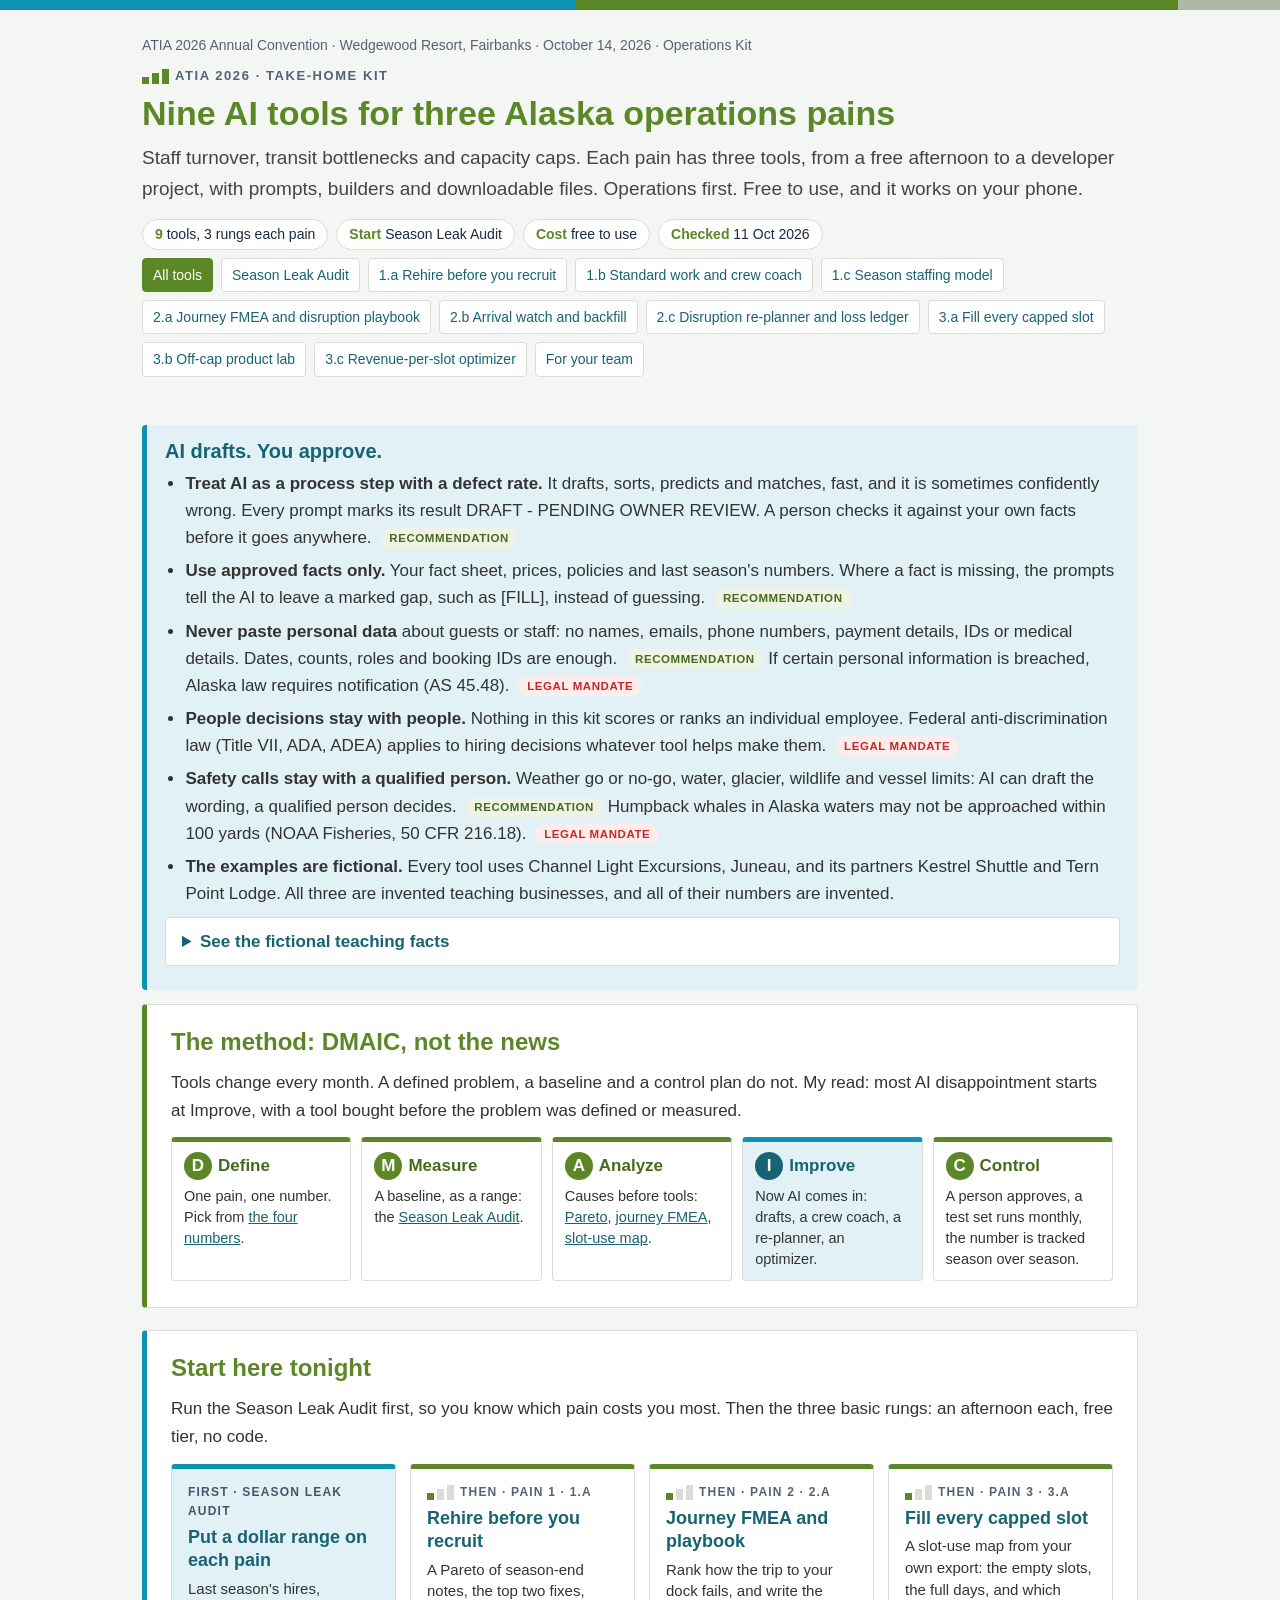
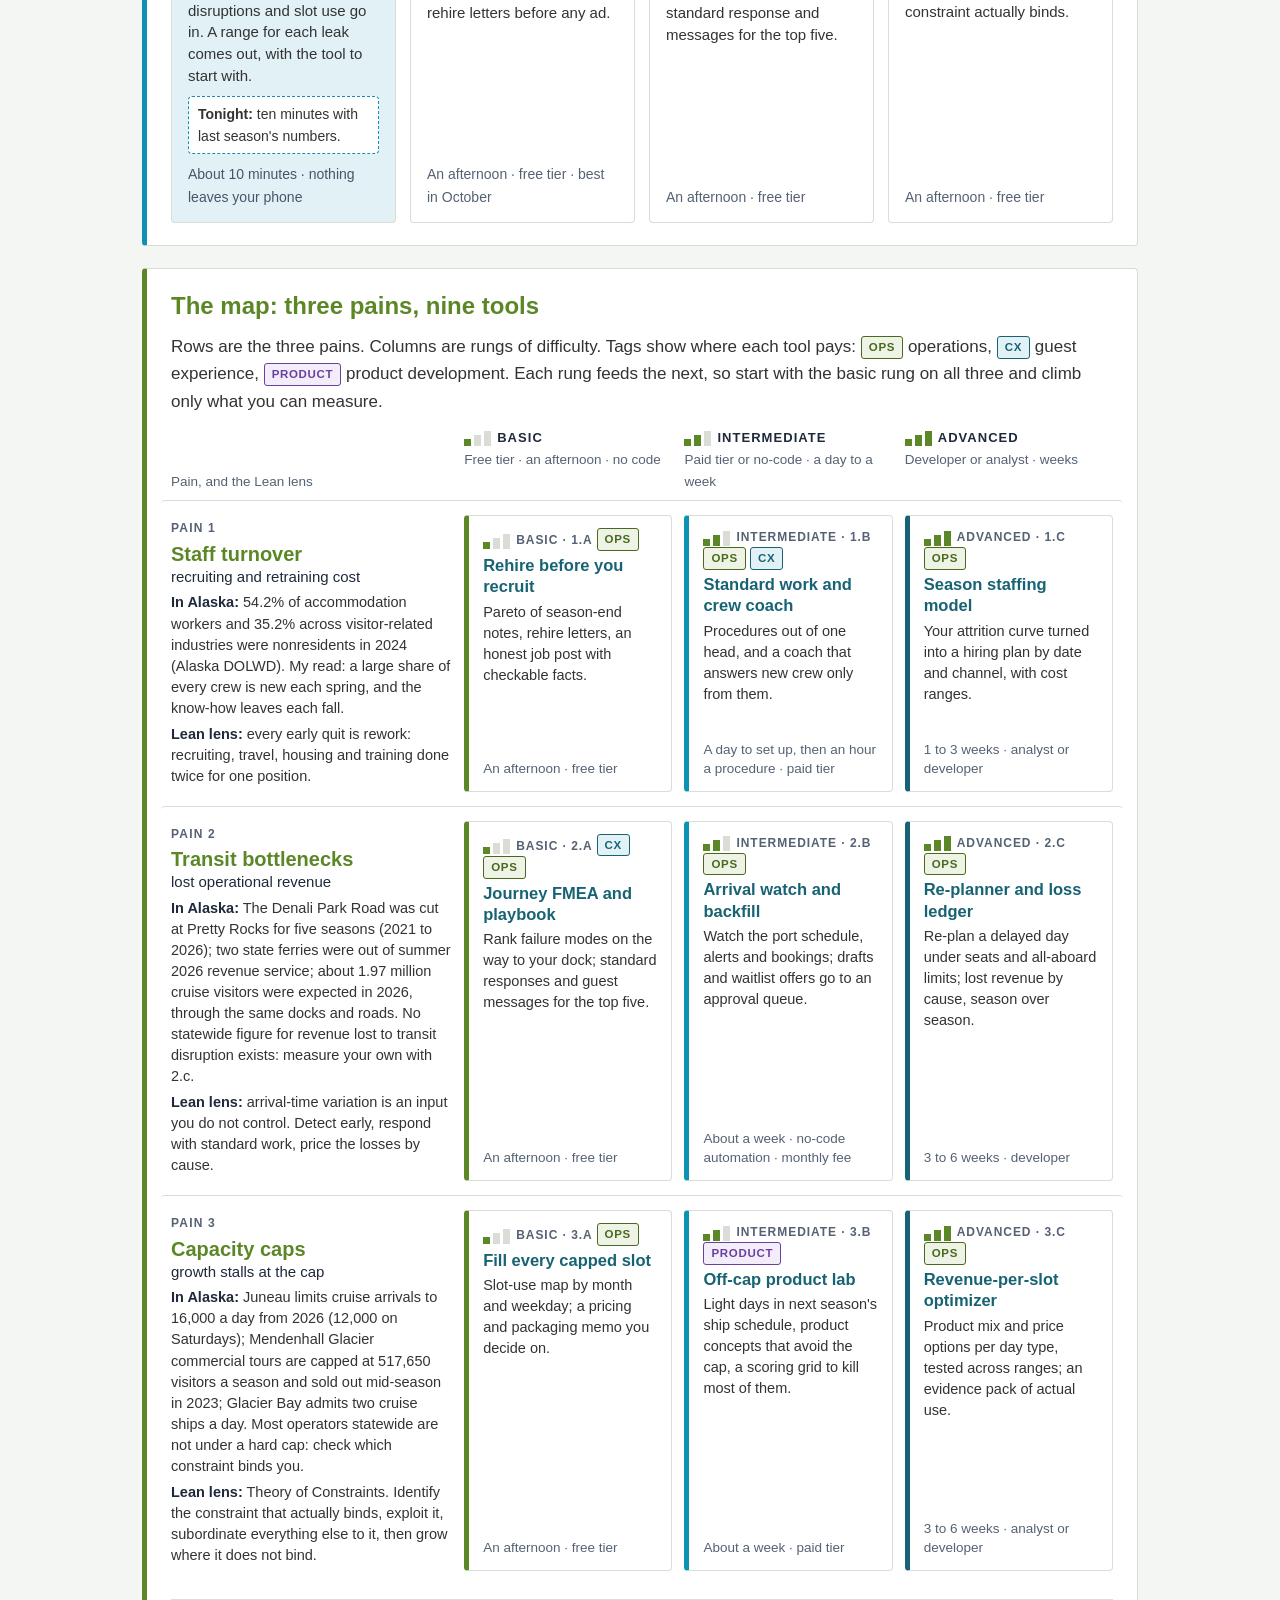
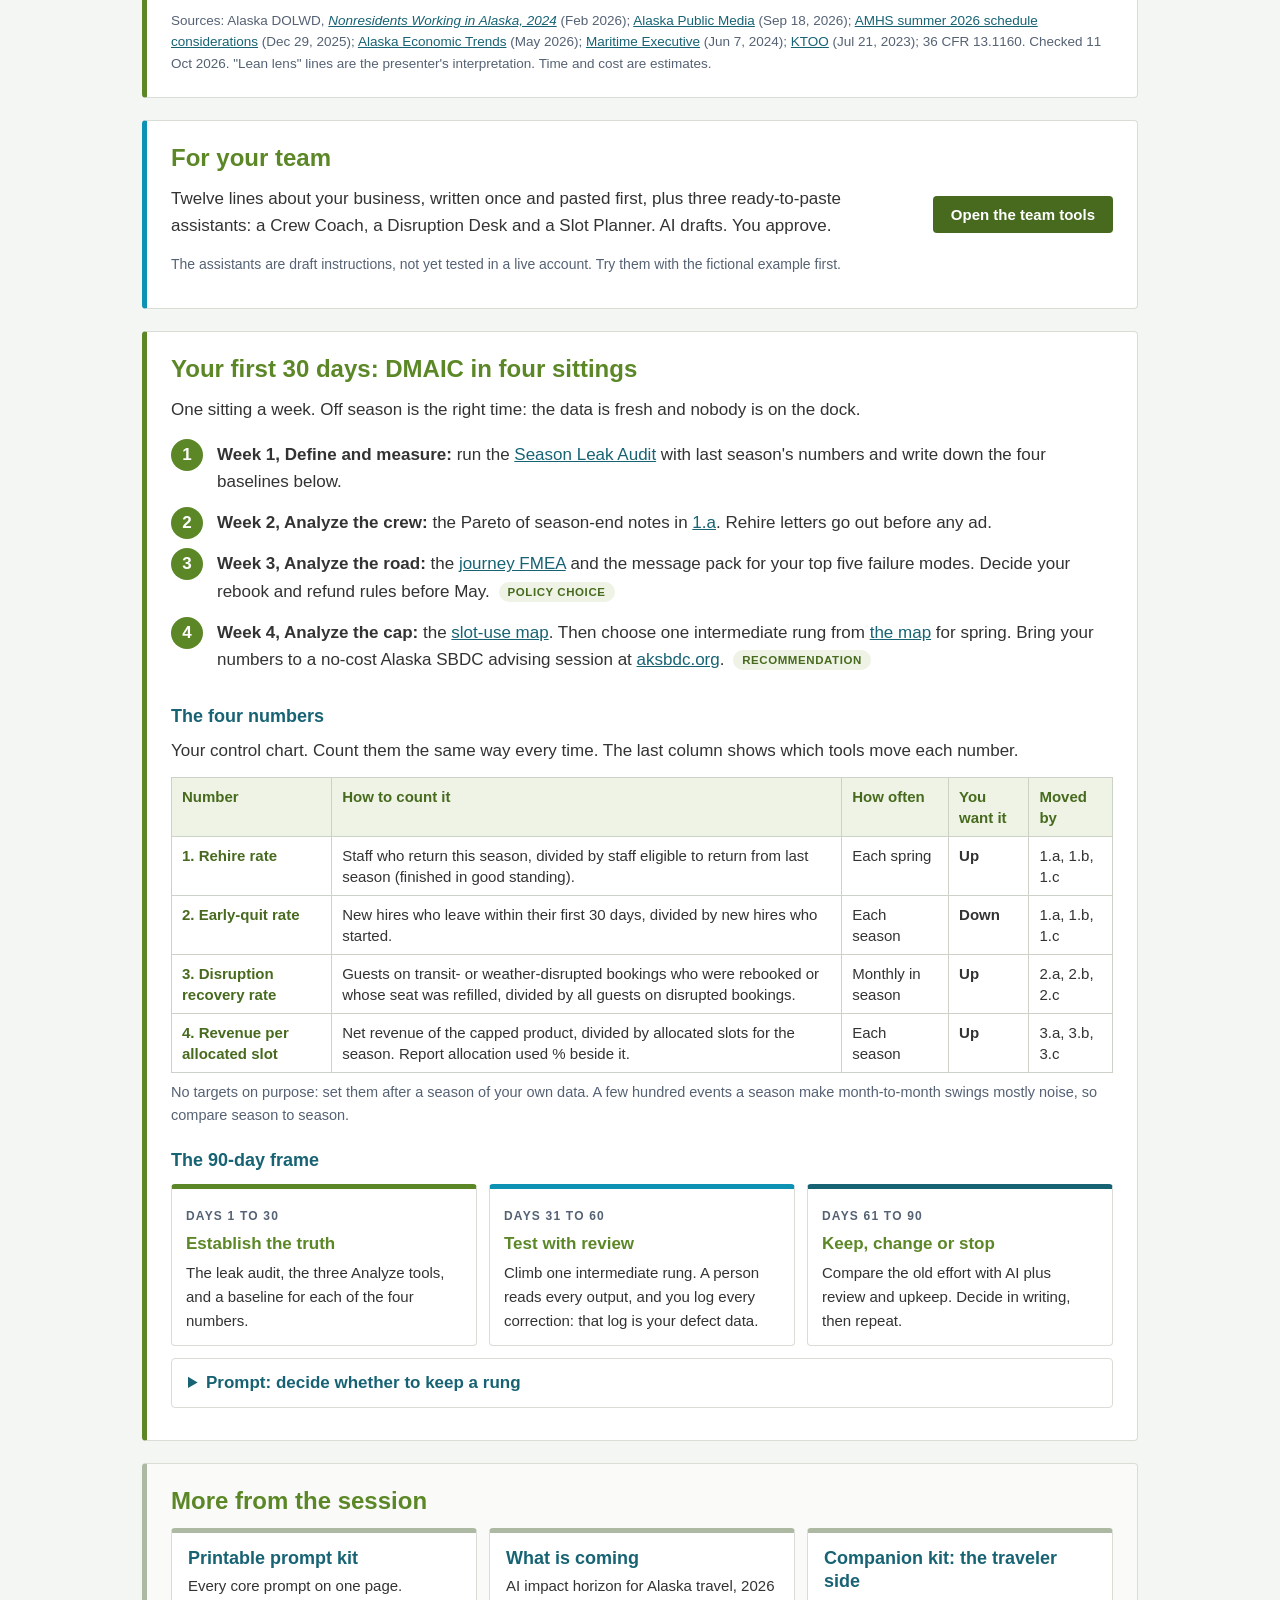
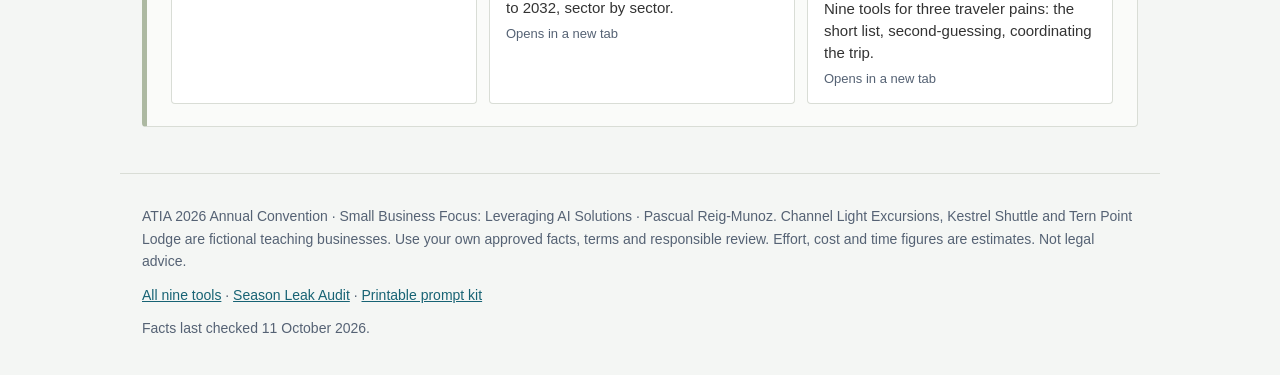
<file: index.html>
<!doctype html>
<html lang="en">
<head>
<meta charset="utf-8">
<meta name="viewport" content="width=device-width, initial-scale=1">
<meta http-equiv="Content-Security-Policy" content="default-src 'self'; script-src 'self'; style-src 'self' 'unsafe-inline'; img-src 'self' data:; connect-src 'none'; object-src 'none'; base-uri 'self'; form-action 'none'">
<title>Nine AI tools for three Alaska operations pains · ATIA Operations Kit</title>
<meta name="description" content="ATIA 2026 take-home kit: nine practical AI tools for staff turnover, transit bottlenecks and capacity caps, from a free afternoon to a developer project. Operations first. Works on a phone; nothing you type leaves it.">
<meta property="og:title" content="Nine AI tools for three Alaska operations pains · ATIA 2026 take-home kit">
<meta property="og:description" content="Staff turnover, transit bottlenecks, capacity caps. AI without the magic: a process step with a defect rate and a control plan. AI drafts. You approve.">
<meta name="theme-color" content="#5c8727">
<link rel="icon" href="data:image/svg+xml,%3Csvg xmlns='http://www.w3.org/2000/svg' viewBox='0 0 16 16'%3E%3Crect x='1' y='10' width='4' height='5' fill='%235c8727'/%3E%3Crect x='6' y='6' width='4' height='9' fill='%235c8727'/%3E%3Crect x='11' y='1' width='4' height='14' fill='%230d92b4'/%3E%3C/svg%3E">
<link rel="stylesheet" href="assets/kit.css">
<script src="assets/kit.js" defer></script>
<style>
.skip{position:absolute;left:-9999px;top:8px;z-index:10;background:#fff;color:var(--teal-d);padding:8px 14px;border:2px solid var(--teal);border-radius:4px;font-weight:bold}
.skip:focus{left:12px}
header.kit .crumbs{margin-bottom:10px}
section[id],div[id]{scroll-margin-top:12px}
.safety{margin-top:0}
.safety .big{font-size:20px;font-weight:bold;color:var(--teal-d);margin:0 0 6px}
.safety ul{margin:6px 0 4px;padding-left:1.2em}
.safety li{margin:.35em 0}
.safety pre{white-space:pre-wrap;overflow-wrap:anywhere;font:14.5px/1.55 Consolas,"Courier New",monospace;margin:10px 0 0;color:#222}
/* DMAIC strip */
.dmaic{list-style:none;padding:0;margin:12px 0 4px;display:grid;gap:10px;grid-template-columns:repeat(auto-fit,minmax(170px,1fr))}
.dmaic li{background:#fff;border:1px solid var(--line);border-top:5px solid var(--green);border-radius:4px;padding:10px 12px}
.dmaic li.imp{border-top-color:var(--teal);background:var(--teal-t)}
.dmaic .l{display:inline-block;width:28px;height:28px;border-radius:50%;background:var(--green);color:#fff;font-weight:bold;text-align:center;line-height:28px;margin-right:6px}
.dmaic li.imp .l{background:var(--teal-d)}
.dmaic b{color:var(--green-d)}
.dmaic li.imp b{color:var(--teal-d)}
.dmaic p{font-size:14.5px;line-height:1.45;margin:.4em 0 0}
/* start row */
.start{list-style:none;padding:0;margin:14px 0 0;display:grid;gap:14px;grid-template-columns:repeat(auto-fit,minmax(215px,1fr))}
.start li{display:flex}
a.tile{display:flex;flex-direction:column;gap:5px;width:100%;background:#fff;border:1px solid var(--line);border-top:5px solid var(--green);border-radius:4px;padding:14px 16px;text-decoration:none;color:var(--ink)}
a.tile.first{border-top-color:var(--teal);background:var(--teal-t)}
a.tile.first .step,a.tile.first .ct{color:#475569}
a.tile:hover,a.tile:focus-visible{border-color:var(--teal);box-shadow:0 2px 10px rgba(30,41,59,.10)}
a.tile:hover .nm,a.tile:focus-visible .nm{text-decoration:underline}
.tile .step{font-size:12px;font-weight:bold;letter-spacing:.1em;text-transform:uppercase;color:var(--slate-m)}
.tile .nm{font-weight:bold;font-size:18px;line-height:1.3;color:var(--teal-d)}
.tile .wt{font-size:15px;line-height:1.45}
.tile .ct{font-size:14px;color:var(--slate-m);margin-top:auto;padding-top:4px}
.tile .tonight{font-size:14px;background:#fff;border:1px dashed var(--teal);border-radius:4px;padding:6px 9px;margin-top:4px}
/* map */
.map-head,.prow{display:grid;grid-template-columns:minmax(0,1.3fr) minmax(0,3fr);gap:12px}
.map-head .cols,.prow .cells{display:grid;grid-template-columns:repeat(3,minmax(0,1fr));gap:12px;list-style:none;margin:0;padding:0}
.map-head{margin:6px 0 8px;align-items:end}
.colhead{font-size:13px;font-weight:bold;letter-spacing:.08em;text-transform:uppercase;color:var(--slate)}
.colhead span.sub{display:block;font-weight:normal;letter-spacing:0;text-transform:none;font-size:13.5px;color:var(--slate-m)}
.colhead.c0{color:var(--slate-m);font-weight:normal;letter-spacing:0;text-transform:none;font-size:13.5px}
.prow{padding:14px 10px;margin:0 -10px;border-top:1px solid var(--line);border-radius:4px}
.prow:target{background:var(--green-t);box-shadow:inset 0 0 0 2px var(--green)}
.pain .pno{font-size:12px;font-weight:bold;letter-spacing:.1em;text-transform:uppercase;color:var(--slate-m)}
.pain h3.ph{margin:0 0 .35em;color:var(--green)}
.pain .pn{display:block;font-size:20px;line-height:1.25;color:var(--green);margin-top:.15em}
.pain .pc{display:block;font-size:15px;color:var(--slate);font-weight:normal}
.pain p{font-size:14.5px;line-height:1.45;margin:.35em 0}
.pain p b{color:var(--slate)}
.prow .cells li{display:flex}
a.cell{display:flex;flex-direction:column;gap:4px;width:100%;background:#fff;border:1px solid var(--line);border-left:5px solid var(--green);border-radius:4px;padding:12px 14px;text-decoration:none;color:var(--ink)}
a.cell.r2{border-left-color:var(--teal)}
a.cell.r3{border-left-color:var(--teal-d)}
a.cell:hover,a.cell:focus-visible{border-color:var(--teal);box-shadow:0 2px 10px rgba(30,41,59,.10)}
a.cell:hover .nm,a.cell:focus-visible .nm{text-decoration:underline}
.cell .rl{font-size:12px;font-weight:bold;letter-spacing:.08em;text-transform:uppercase;color:var(--slate-m)}
.cell .nm{font-weight:bold;font-size:16.5px;line-height:1.3;color:var(--teal-d)}
.cell .wt{font-size:14.5px;line-height:1.45}
.cell .ct{font-size:13.5px;line-height:1.4;color:var(--slate-m);margin-top:auto;padding-top:4px}
.source{font-size:13.5px;color:var(--slate-m);margin:14px 0 0;border-top:1px solid var(--line);padding-top:10px}
.team-card{display:flex;flex-wrap:wrap;gap:12px 22px;align-items:center}
.team-card>div{flex:1 1 320px}
.team-card h2{margin-top:0}
.numbers td.dir{font-weight:bold;white-space:nowrap}
.numbers th[scope=row]{background:#fff;color:var(--green-d)}
p.note{font-size:14.5px;color:var(--slate-m)}
.frame{list-style:none;padding:0;margin:12px 0;display:grid;gap:12px;grid-template-columns:repeat(auto-fit,minmax(220px,1fr))}
.frame li{background:#fff;border:1px solid var(--line);border-top:5px solid var(--green);border-radius:4px;padding:12px 14px}
.frame li:nth-child(2){border-top-color:var(--teal)}
.frame li:nth-child(3){border-top-color:var(--teal-d)}
.frame .days{font-size:12px;font-weight:bold;letter-spacing:.1em;text-transform:uppercase;color:var(--slate-m)}
.frame .what{display:block;font-weight:bold;font-size:17px;color:var(--green);margin:2px 0 4px}
.frame p{font-size:15px;margin:0}
.more{list-style:none;padding:0;margin:10px 0 0;display:grid;gap:12px;grid-template-columns:repeat(auto-fit,minmax(250px,1fr))}
.more li{display:flex}
.more a.tile{border-top-color:var(--sage)}
.ext{font-size:13px;color:var(--slate-m)}
@media(max-width:900px){.map-head{display:none}.prow{grid-template-columns:1fr;gap:10px}}
@media(max-width:640px){
  header.kit .tool-nav{flex-wrap:nowrap;overflow-x:auto;-webkit-overflow-scrolling:touch;padding:2px 2px 8px;scrollbar-width:thin}
  header.kit .tool-nav a{white-space:nowrap;flex:0 0 auto}
  .prow .cells{grid-template-columns:1fr}
  table.stack thead{position:absolute;width:1px;height:1px;overflow:hidden;clip:rect(0 0 0 0)}
  table.stack,table.stack tbody,table.stack tr,table.stack th,table.stack td{display:block;width:100%}
  table.stack{background:transparent}
  table.stack tr{background:#fff;border:1px solid #ccd2c8;border-radius:4px;margin:0 0 10px}
  table.stack th,table.stack td{border:0;border-bottom:1px solid #eef1ec}
  table.stack tr>*:last-child{border-bottom:0}
  table.stack td::before{content:attr(data-label);display:block;font-size:11.5px;font-weight:bold;letter-spacing:.07em;text-transform:uppercase;color:var(--slate-m)}
  table.stack th[scope=row]{background:var(--green-t)}
}
@media print{.skip{display:none}a.tile,a.cell,.prow{break-inside:avoid}}
</style>
</head>
<body data-page="hub">
<a class="skip" href="#map">Skip to the map of nine tools</a>
<div class="band" aria-hidden="true"></div>
<header class="kit">
  <p class="crumbs">ATIA 2026 Annual Convention · Wedgewood Resort, Fairbanks · October 14, 2026 · Operations Kit</p>
  <p class="kicker"><span class="rung r3" aria-hidden="true"><i></i><i></i><i></i></span>ATIA 2026 · Take-home kit</p>
  <h1>Nine AI tools for three Alaska operations pains</h1>
  <p class="lede">Staff turnover, transit bottlenecks and capacity caps. Each pain has three tools, from a free afternoon to a developer project, with prompts, builders and downloadable files. Operations first. Free to use, and it works on your phone.</p>
  <ul class="meta">
    <li><b>9</b> tools, 3 rungs each pain</li><li><b>Start</b> Season Leak Audit</li><li><b>Cost</b> free to use</li><li><b>Checked</b> 11 Oct 2026</li>
  </ul>
  <nav class="tool-nav" data-toolnav="hub" data-root="./" aria-label="All tools in the kit">
    <a href="./" aria-current="page">All tools</a>
    <a href="leak/">Season Leak Audit</a>
    <a href="1a/">1.a</a> <a href="1b/">1.b</a> <a href="1c/">1.c</a>
    <a href="2a/">2.a</a> <a href="2b/">2.b</a> <a href="2c/">2.c</a>
    <a href="3a/">3.a</a> <a href="3b/">3.b</a> <a href="3c/">3.c</a>
    <a href="team/">For your team</a>
  </nav>
</header>

<main class="kit" id="main">

  <section class="callout safety" aria-labelledby="safe-h">
    <h2 id="safe-h" class="big">AI drafts. You approve.</h2>
    <ul>
      <li><strong>Treat AI as a process step with a defect rate.</strong> It drafts, sorts, predicts and matches, fast, and it is sometimes confidently wrong. Every prompt marks its result DRAFT - PENDING OWNER REVIEW. A person checks it against your own facts before it goes anywhere. <span class="lbl">Recommendation</span></li>
      <li><strong>Use approved facts only.</strong> Your fact sheet, prices, policies and last season's numbers. Where a fact is missing, the prompts tell the AI to leave a marked gap, such as [FILL], instead of guessing. <span class="lbl">Recommendation</span></li>
      <li><strong>Never paste personal data</strong> about guests or staff: no names, emails, phone numbers, payment details, IDs or medical details. Dates, counts, roles and booking IDs are enough. <span class="lbl">Recommendation</span> If certain personal information is breached, Alaska law requires notification (AS 45.48). <span class="lbl legal">Legal mandate</span></li>
      <li><strong>People decisions stay with people.</strong> Nothing in this kit scores or ranks an individual employee. Federal anti-discrimination law (Title VII, ADA, ADEA) applies to hiring decisions whatever tool helps make them. <span class="lbl legal">Legal mandate</span></li>
      <li><strong>Safety calls stay with a qualified person.</strong> Weather go or no-go, water, glacier, wildlife and vessel limits: AI can draft the wording, a qualified person decides. <span class="lbl">Recommendation</span> Humpback whales in Alaska waters may not be approached within 100 yards (NOAA Fisheries, 50 CFR 216.18). <span class="lbl legal">Legal mandate</span></li>
      <li><strong>The examples are fictional.</strong> Every tool uses Channel Light Excursions, Juneau, and its partners Kestrel Shuttle and Tern Point Lodge. All three are invented teaching businesses, and all of their numbers are invented.</li>
    </ul>
    <details>
      <summary>See the fictional teaching facts</summary>
      <pre id="demo-facts">FICTIONAL TEACHING BUSINESS: Channel Light Excursions, Juneau
Offer: Whale and Glacier Combo, about 4.5 hours dock to dock. Shuttle from the downtown cruise docks to Auke Bay (about 25 minutes), 2.5-hour whale-watching cruise, then a 50-minute stop at Mendenhall Glacier under a commercial-use allocation of 100 guest visits per day. Departures from the downtown docks 8:00, 10:30, 13:00, 15:30, May 1 to September 30. 30 seats per departure (vessel certificate limit). Minimum age 3. Adult $219, child (3 to 12) $169.
Second product: Whale Only, 3 hours, adult $159, child $119. Sold when the glacier allocation for the day is used up, and to guests who skip the glacier.
Policies: runs in rain. Cancels for a marine weather warning or a vessel safety call by the captain, with a choice of rebooking or a full refund. Guests booked through a cruise line follow the cruise line&#x27;s terms. We plan every cruise-guest departure to return to the dock at least 60 minutes before the ship&#x27;s all-aboard time.
Channels: cruise line shore-excursion desks (about half of guests), two OTAs, own website and phone.
Team: 22 seasonal positions (captains 3, deckhands 5, naturalist guides 6, dock coordinators 5, reservations 3). Staff housing: 12 leased beds.
Not supplied (ask the owner): group rates, private charters, pet policy, vessel accessibility, the exact refund terms of each cruise line contract.

Partner A: Kestrel Shuttle (FICTIONAL). Dock to Auke Bay and glacier transfers, two 24-seat buses and one 14-seat van. Needs 30 minutes notice for an extra run.
Partner B: Tern Point Lodge (FICTIONAL). 18-room lodge 20 minutes from Auke Bay. Packages for independent travelers in May, early June and September.</pre>
      <div class="btns"><button type="button" class="secondary" data-copy="demo-facts">Copy the fictional facts</button></div>
      <p class="status" role="status" aria-live="polite"></p>
    </details>
  </section>

  <section class="card" id="method" aria-labelledby="method-h">
    <h2 id="method-h" style="margin-top:0">The method: DMAIC, not the news</h2>
    <p>Tools change every month. A defined problem, a baseline and a control plan do not. My read: most AI disappointment starts at Improve, with a tool bought before the problem was defined or measured.</p>
    <ol class="dmaic">
      <li><span class="l" aria-hidden="true">D</span><b>Define</b><p>One pain, one number. Pick from <a href="#numbers">the four numbers</a>.</p></li>
      <li><span class="l" aria-hidden="true">M</span><b>Measure</b><p>A baseline, as a range: the <a href="leak/">Season Leak Audit</a>.</p></li>
      <li><span class="l" aria-hidden="true">A</span><b>Analyze</b><p>Causes before tools: <a href="1a/">Pareto</a>, <a href="2a/">journey FMEA</a>, <a href="3a/">slot-use map</a>.</p></li>
      <li class="imp"><span class="l" aria-hidden="true">I</span><b>Improve</b><p>Now AI comes in: drafts, a crew coach, a re-planner, an optimizer.</p></li>
      <li><span class="l" aria-hidden="true">C</span><b>Control</b><p>A person approves, a test set runs monthly, the number is tracked season over season.</p></li>
    </ol>
  </section>

  <section class="card teal" id="start" aria-labelledby="start-h">
    <h2 id="start-h" style="margin-top:0">Start here tonight</h2>
    <p>Run the Season Leak Audit first, so you know which pain costs you most. Then the three basic rungs: an afternoon each, free tier, no code.</p>
    <ol class="start">
      <li><a class="tile first" href="leak/">
        <span class="step">First · Season Leak Audit</span>
        <span class="nm">Put a dollar range on each pain</span>
        <span class="wt">Last season's hires, disruptions and slot use go in. A range for each leak comes out, with the tool to start with.</span>
        <span class="tonight"><b>Tonight:</b> ten minutes with last season's numbers.</span>
        <span class="ct">About 10 minutes · nothing leaves your phone</span>
      </a></li>
      <li><a class="tile" href="1a/">
        <span class="step"><span class="rung r1" aria-hidden="true"><i></i><i></i><i></i></span>Then · Pain 1 · 1.a</span>
        <span class="nm">Rehire before you recruit</span>
        <span class="wt">A Pareto of season-end notes, the top two fixes, rehire letters before any ad.</span>
        <span class="ct">An afternoon · free tier · best in October</span>
      </a></li>
      <li><a class="tile" href="2a/">
        <span class="step"><span class="rung r1" aria-hidden="true"><i></i><i></i><i></i></span>Then · Pain 2 · 2.a</span>
        <span class="nm">Journey FMEA and playbook</span>
        <span class="wt">Rank how the trip to your dock fails, and write the standard response and messages for the top five.</span>
        <span class="ct">An afternoon · free tier</span>
      </a></li>
      <li><a class="tile" href="3a/">
        <span class="step"><span class="rung r1" aria-hidden="true"><i></i><i></i><i></i></span>Then · Pain 3 · 3.a</span>
        <span class="nm">Fill every capped slot</span>
        <span class="wt">A slot-use map from your own export: the empty slots, the full days, and which constraint actually binds.</span>
        <span class="ct">An afternoon · free tier</span>
      </a></li>
    </ol>
  </section>

  <section class="card" id="map" aria-labelledby="map-h">
    <h2 id="map-h" style="margin-top:0">The map: three pains, nine tools</h2>
    <p>Rows are the three pains. Columns are rungs of difficulty. Tags show where each tool pays: <span class="focus ops">OPS</span> operations, <span class="focus cx">CX</span> guest experience, <span class="focus product">PRODUCT</span> product development. Each rung feeds the next, so start with the basic rung on all three and climb only what you can measure.</p>

    <div class="map-head" aria-hidden="true">
      <div class="colhead c0">Pain, and the Lean lens</div>
      <div class="cols">
        <div class="colhead"><span class="rung r1"><i></i><i></i><i></i></span>Basic<span class="sub">Free tier · an afternoon · no code</span></div>
        <div class="colhead"><span class="rung r2"><i></i><i></i><i></i></span>Intermediate<span class="sub">Paid tier or no-code · a day to a week</span></div>
        <div class="colhead"><span class="rung r3"><i></i><i></i><i></i></span>Advanced<span class="sub">Developer or analyst · weeks</span></div>
      </div>
    </div>

    <div class="prow" id="pain1">
      <div class="pain">
        <h3 class="ph"><span class="pno">Pain 1</span> <span class="pn">Staff turnover</span><span class="pc">recruiting and retraining cost</span></h3>
        <p><b>In Alaska:</b> 54.2% of accommodation workers and 35.2% across visitor-related industries were nonresidents in 2024 (Alaska DOLWD). My read: a large share of every crew is new each spring, and the know-how leaves each fall.</p>
        <p><b>Lean lens:</b> every early quit is rework: recruiting, travel, housing and training done twice for one position.</p>
      </div>
      <ul class="cells" aria-label="Pain 1 tools">
        <li><a class="cell r1" href="1a/">
          <span class="rl"><span class="rung r1" aria-hidden="true"><i></i><i></i><i></i></span>Basic · 1.a <span class="focus ops">OPS</span></span>
          <span class="nm">Rehire before you recruit</span>
          <span class="wt">Pareto of season-end notes, rehire letters, an honest job post with checkable facts.</span>
          <span class="ct">An afternoon · free tier</span>
        </a></li>
        <li><a class="cell r2" href="1b/">
          <span class="rl"><span class="rung r2" aria-hidden="true"><i></i><i></i><i></i></span>Intermediate · 1.b <span class="focus ops">OPS</span> <span class="focus cx">CX</span></span>
          <span class="nm">Standard work and crew coach</span>
          <span class="wt">Procedures out of one head, and a coach that answers new crew only from them.</span>
          <span class="ct">A day to set up, then an hour a procedure · paid tier</span>
        </a></li>
        <li><a class="cell r3" href="1c/">
          <span class="rl"><span class="rung r3" aria-hidden="true"><i></i><i></i><i></i></span>Advanced · 1.c <span class="focus ops">OPS</span></span>
          <span class="nm">Season staffing model</span>
          <span class="wt">Your attrition curve turned into a hiring plan by date and channel, with cost ranges.</span>
          <span class="ct">1 to 3 weeks · analyst or developer</span>
        </a></li>
      </ul>
    </div>

    <div class="prow" id="pain2">
      <div class="pain">
        <h3 class="ph"><span class="pno">Pain 2</span> <span class="pn">Transit bottlenecks</span><span class="pc">lost operational revenue</span></h3>
        <p><b>In Alaska:</b> The Denali Park Road was cut at Pretty Rocks for five seasons (2021 to 2026); two state ferries were out of summer 2026 revenue service; about 1.97 million cruise visitors were expected in 2026, through the same docks and roads. No statewide figure for revenue lost to transit disruption exists: measure your own with 2.c.</p>
        <p><b>Lean lens:</b> arrival-time variation is an input you do not control. Detect early, respond with standard work, price the losses by cause.</p>
      </div>
      <ul class="cells" aria-label="Pain 2 tools">
        <li><a class="cell r1" href="2a/">
          <span class="rl"><span class="rung r1" aria-hidden="true"><i></i><i></i><i></i></span>Basic · 2.a <span class="focus cx">CX</span> <span class="focus ops">OPS</span></span>
          <span class="nm">Journey FMEA and playbook</span>
          <span class="wt">Rank failure modes on the way to your dock; standard responses and guest messages for the top five.</span>
          <span class="ct">An afternoon · free tier</span>
        </a></li>
        <li><a class="cell r2" href="2b/">
          <span class="rl"><span class="rung r2" aria-hidden="true"><i></i><i></i><i></i></span>Intermediate · 2.b <span class="focus ops">OPS</span></span>
          <span class="nm">Arrival watch and backfill</span>
          <span class="wt">Watch the port schedule, alerts and bookings; drafts and waitlist offers go to an approval queue.</span>
          <span class="ct">About a week · no-code automation · monthly fee</span>
        </a></li>
        <li><a class="cell r3" href="2c/">
          <span class="rl"><span class="rung r3" aria-hidden="true"><i></i><i></i><i></i></span>Advanced · 2.c <span class="focus ops">OPS</span></span>
          <span class="nm">Re-planner and loss ledger</span>
          <span class="wt">Re-plan a delayed day under seats and all-aboard limits; lost revenue by cause, season over season.</span>
          <span class="ct">3 to 6 weeks · developer</span>
        </a></li>
      </ul>
    </div>

    <div class="prow" id="pain3">
      <div class="pain">
        <h3 class="ph"><span class="pno">Pain 3</span> <span class="pn">Capacity caps</span><span class="pc">growth stalls at the cap</span></h3>
        <p><b>In Alaska:</b> Juneau limits cruise arrivals to 16,000 a day from 2026 (12,000 on Saturdays); Mendenhall Glacier commercial tours are capped at 517,650 visitors a season and sold out mid-season in 2023; Glacier Bay admits two cruise ships a day. Most operators statewide are not under a hard cap: check which constraint binds you.</p>
        <p><b>Lean lens:</b> Theory of Constraints. Identify the constraint that actually binds, exploit it, subordinate everything else to it, then grow where it does not bind.</p>
      </div>
      <ul class="cells" aria-label="Pain 3 tools">
        <li><a class="cell r1" href="3a/">
          <span class="rl"><span class="rung r1" aria-hidden="true"><i></i><i></i><i></i></span>Basic · 3.a <span class="focus ops">OPS</span></span>
          <span class="nm">Fill every capped slot</span>
          <span class="wt">Slot-use map by month and weekday; a pricing and packaging memo you decide on.</span>
          <span class="ct">An afternoon · free tier</span>
        </a></li>
        <li><a class="cell r2" href="3b/">
          <span class="rl"><span class="rung r2" aria-hidden="true"><i></i><i></i><i></i></span>Intermediate · 3.b <span class="focus product">PRODUCT</span></span>
          <span class="nm">Off-cap product lab</span>
          <span class="wt">Light days in next season's ship schedule, product concepts that avoid the cap, a scoring grid to kill most of them.</span>
          <span class="ct">About a week · paid tier</span>
        </a></li>
        <li><a class="cell r3" href="3c/">
          <span class="rl"><span class="rung r3" aria-hidden="true"><i></i><i></i><i></i></span>Advanced · 3.c <span class="focus ops">OPS</span></span>
          <span class="nm">Revenue-per-slot optimizer</span>
          <span class="wt">Product mix and price options per day type, tested across ranges; an evidence pack of actual use.</span>
          <span class="ct">3 to 6 weeks · analyst or developer</span>
        </a></li>
      </ul>
    </div>

    <p class="source">Sources: Alaska DOLWD, <a href="https://www.legfin.akleg.gov/BudgetBackupDocuments/FY2027/LegReports/Report182.pdf" target="_blank" rel="noopener"><cite>Nonresidents Working in Alaska, 2024</cite></a> (Feb 2026); <a href="https://alaskapublic.org/news/alaska-desk/2026-09-18/after-5-years-a-bridge-to-reconnect-the-denali-park-road-is-finally-open" target="_blank" rel="noopener">Alaska Public Media</a> (Sep 18, 2026); <a href="https://dot.alaska.gov/amhs/doc/summer-considerations-2026.pdf" target="_blank" rel="noopener">AMHS summer 2026 schedule considerations</a> (Dec 29, 2025); <a href="https://live.laborstats.alaska.gov/sites/default/files/trends/may26art2.pdf" target="_blank" rel="noopener">Alaska Economic Trends</a> (May 2026); <a href="https://maritime-executive.com/article/juneau-and-cruise-lines-agree-to-cap-on-daily-passengers-starting-in-2026" target="_blank" rel="noopener">Maritime Executive</a> (Jun 7, 2024); <a href="https://www.ktoo.org/2023/07/21/as-mendenhall-glacier-hits-tour-capacity-juneau-visitors-are-opting-for-the-city-bus/" target="_blank" rel="noopener">KTOO</a> (Jul 21, 2023); 36 CFR 13.1160. Checked 11 Oct 2026. "Lean lens" lines are the presenter's interpretation. Time and cost are estimates.</p>
  </section>

  <section class="card teal" id="team" aria-labelledby="team-h">
    <div class="team-card">
      <div>
        <h2 id="team-h">For your team</h2>
        <p>Twelve lines about your business, written once and pasted first, plus three ready-to-paste assistants: a Crew Coach, a Disruption Desk and a Slot Planner. AI drafts. You approve.</p>
        <p class="hint">The assistants are draft instructions, not yet tested in a live account. Try them with the fictional example first.</p>
      </div>
      <a class="button" href="team/">Open the team tools</a>
    </div>
  </section>

  <section class="card" id="plan" aria-labelledby="plan-h">
    <h2 id="plan-h" style="margin-top:0">Your first 30 days: DMAIC in four sittings</h2>
    <p>One sitting a week. Off season is the right time: the data is fresh and nobody is on the dock.</p>
    <ol class="steps">
      <li><strong>Week 1, Define and measure:</strong> run the <a href="leak/">Season Leak Audit</a> with last season's numbers and write down the four baselines below.</li>
      <li><strong>Week 2, Analyze the crew:</strong> the Pareto of season-end notes in <a href="1a/">1.a</a>. Rehire letters go out before any ad.</li>
      <li><strong>Week 3, Analyze the road:</strong> the <a href="2a/">journey FMEA</a> and the message pack for your top five failure modes. Decide your rebook and refund rules before May. <span class="lbl">Policy choice</span></li>
      <li><strong>Week 4, Analyze the cap:</strong> the <a href="3a/">slot-use map</a>. Then choose one intermediate rung from <a href="#map">the map</a> for spring. Bring your numbers to a no-cost Alaska SBDC advising session at <a href="https://aksbdc.org/" target="_blank" rel="noopener">aksbdc.org</a>. <span class="lbl">Recommendation</span></li>
    </ol>

    <h3 id="numbers">The four numbers</h3>
    <p>Your control chart. Count them the same way every time. The last column shows which tools move each number.</p>
    <table class="numbers stack">
      <thead>
        <tr><th scope="col">Number</th><th scope="col">How to count it</th><th scope="col">How often</th><th scope="col">You want it</th><th scope="col">Moved by</th></tr>
      </thead>
      <tbody>
        <tr><th scope="row">1. Rehire rate</th><td data-label="How to count it">Staff who return this season, divided by staff eligible to return from last season (finished in good standing).</td><td data-label="How often">Each spring</td><td class="dir" data-label="You want it">Up</td><td data-label="Moved by">1.a, 1.b, 1.c</td></tr>
        <tr><th scope="row">2. Early-quit rate</th><td data-label="How to count it">New hires who leave within their first 30 days, divided by new hires who started.</td><td data-label="How often">Each season</td><td class="dir" data-label="You want it">Down</td><td data-label="Moved by">1.a, 1.b, 1.c</td></tr>
        <tr><th scope="row">3. Disruption recovery rate</th><td data-label="How to count it">Guests on transit- or weather-disrupted bookings who were rebooked or whose seat was refilled, divided by all guests on disrupted bookings.</td><td data-label="How often">Monthly in season</td><td class="dir" data-label="You want it">Up</td><td data-label="Moved by">2.a, 2.b, 2.c</td></tr>
        <tr><th scope="row">4. Revenue per allocated slot</th><td data-label="How to count it">Net revenue of the capped product, divided by allocated slots for the season. Report allocation used % beside it.</td><td data-label="How often">Each season</td><td class="dir" data-label="You want it">Up</td><td data-label="Moved by">3.a, 3.b, 3.c</td></tr>
      </tbody>
    </table>
    <p class="note">No targets on purpose: set them after a season of your own data. A few hundred events a season make month-to-month swings mostly noise, so compare season to season.</p>

    <h3 id="ninety">The 90-day frame</h3>
    <ol class="frame">
      <li><span class="days">Days 1 to 30</span><span class="what">Establish the truth</span><p>The leak audit, the three Analyze tools, and a baseline for each of the four numbers.</p></li>
      <li><span class="days">Days 31 to 60</span><span class="what">Test with review</span><p>Climb one intermediate rung. A person reads every output, and you log every correction: that log is your defect data.</p></li>
      <li><span class="days">Days 61 to 90</span><span class="what">Keep, change or stop</span><p>Compare the old effort with AI plus review and upkeep. Decide in writing, then repeat.</p></li>
    </ol>
    <details>
      <summary>Prompt: decide whether to keep a rung</summary>
      <p class="hint">Paste counts and times only. Leave out guest and staff names, emails, phone numbers and payment details.</p>
      <div class="output">
        <p class="label">Your prompt</p>
        <pre id="p-keep">Using only my results below, compare the old effort with the AI effort plus review and correction. Subtract upkeep and show setup time separately. List the errors caught in review as well as the time saved. Do not turn saved minutes into revenue or profit without evidence. Say whether to keep, change or stop this rung, and what remains uncertain. Mark the result DRAFT - PENDING OWNER REVIEW.

[PASTE DE-IDENTIFIED RESULTS: the rung, weeks used, outputs drafted, corrections needed, minutes before and after, and the four numbers]</pre>
      </div>
      <div class="btns"><button type="button" data-copy="p-keep">Copy prompt</button></div>
      <p class="status" role="status" aria-live="polite"></p>
    </details>
  </section>

  <section class="card note" id="more" aria-labelledby="more-h">
    <h2 id="more-h" style="margin-top:0">More from the session</h2>
    <ul class="more">
      <li><a class="tile" href="Prompt-Kit.html">
        <span class="nm">Printable prompt kit</span>
        <span class="wt">Every core prompt on one page.</span>
      </a></li>
      <li><a class="tile" href="https://preig.github.io/atiafuture/" target="_blank" rel="noopener">
        <span class="nm">What is coming</span>
        <span class="wt">AI impact horizon for Alaska travel, 2026 to 2032, sector by sector.</span>
        <span class="ext">Opens in a new tab</span>
      </a></li>
      <li><a class="tile" href="https://preig.github.io/atiakit/" target="_blank" rel="noopener">
        <span class="nm">Companion kit: the traveler side</span>
        <span class="wt">Nine tools for three traveler pains: the short list, second-guessing, coordinating the trip.</span>
        <span class="ext">Opens in a new tab</span>
      </a></li>
    </ul>
  </section>
</main>

<footer class="kit">
  <p>ATIA 2026 Annual Convention · Small Business Focus: Leveraging AI Solutions · Pascual Reig-Munoz. Channel Light Excursions, Kestrel Shuttle and Tern Point Lodge are fictional teaching businesses. Use your own approved facts, terms and responsible review. Effort, cost and time figures are estimates. Not legal advice.</p>
  <p><a href="./">All nine tools</a> · <a href="leak/">Season Leak Audit</a> · <a href="Prompt-Kit.html">Printable prompt kit</a></p>
  <p>Facts last checked 11 October 2026.</p>
</footer>
</body>
</html>
</file>
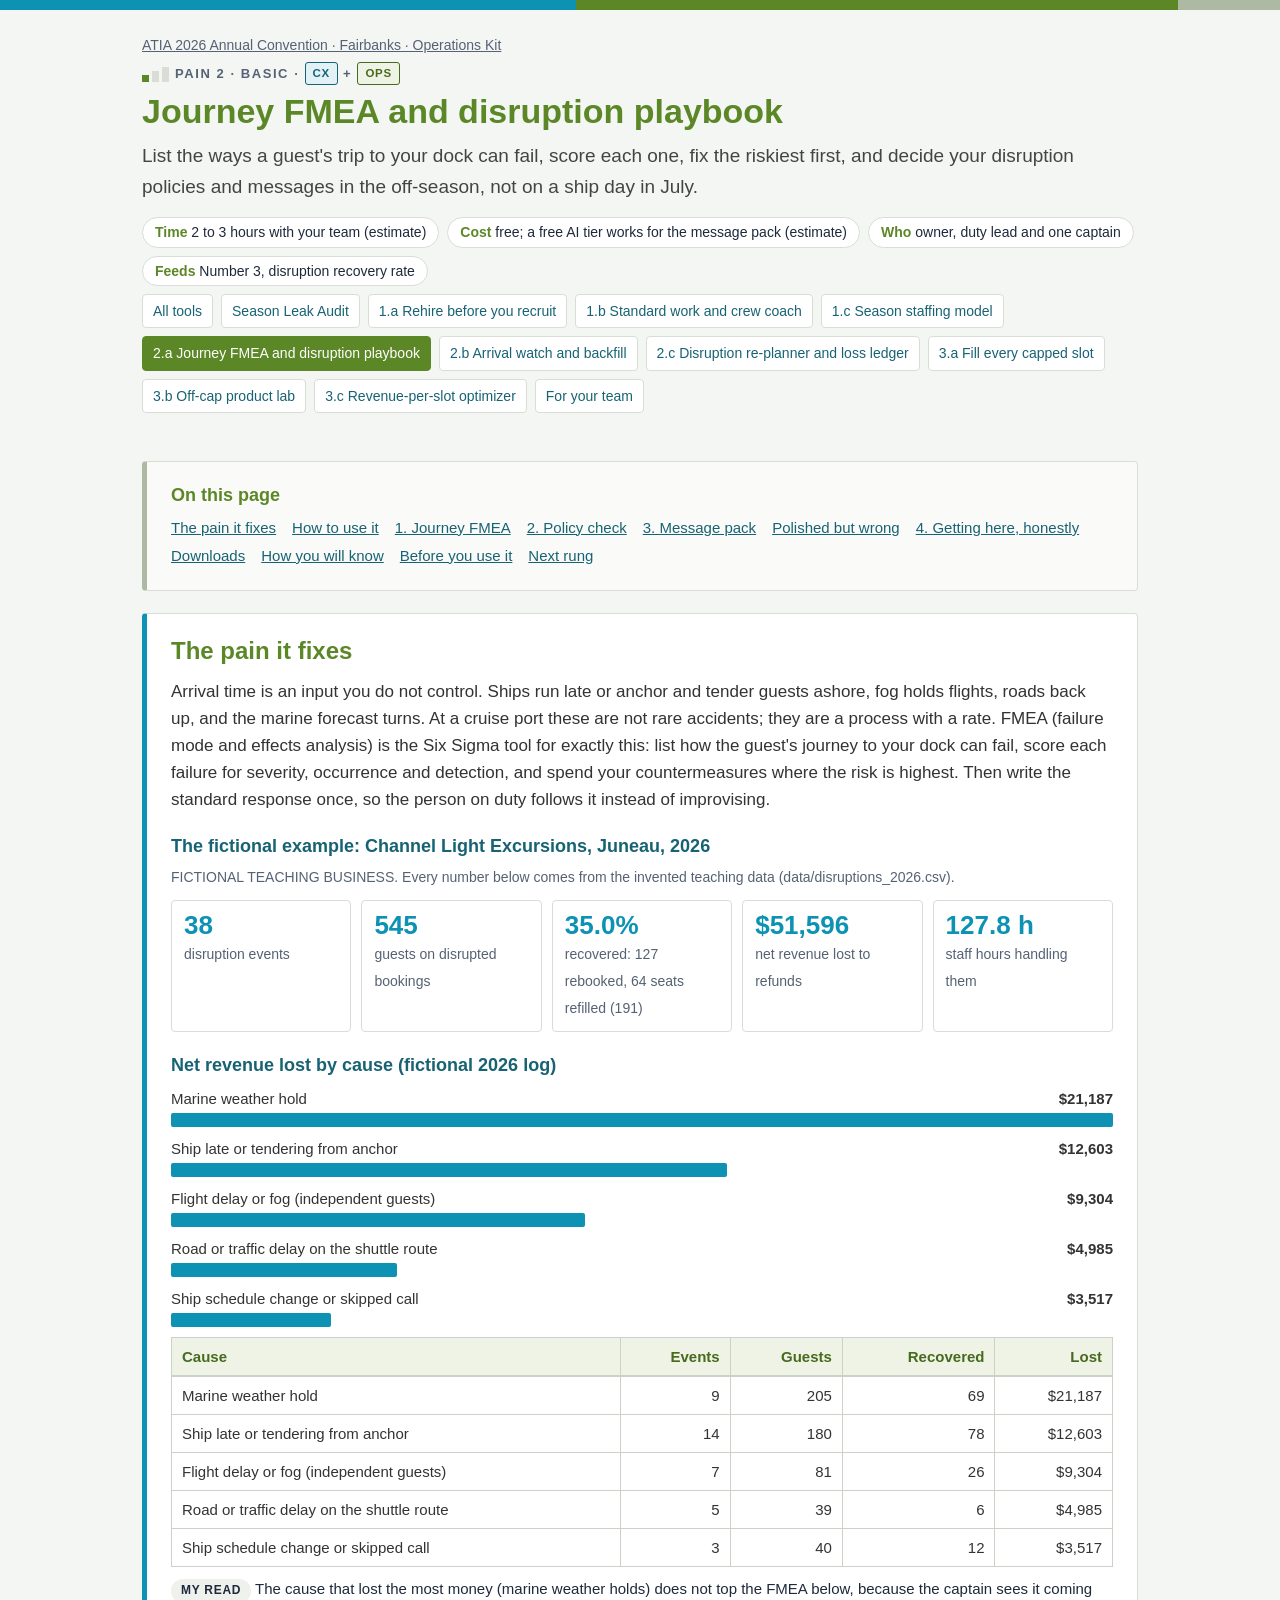
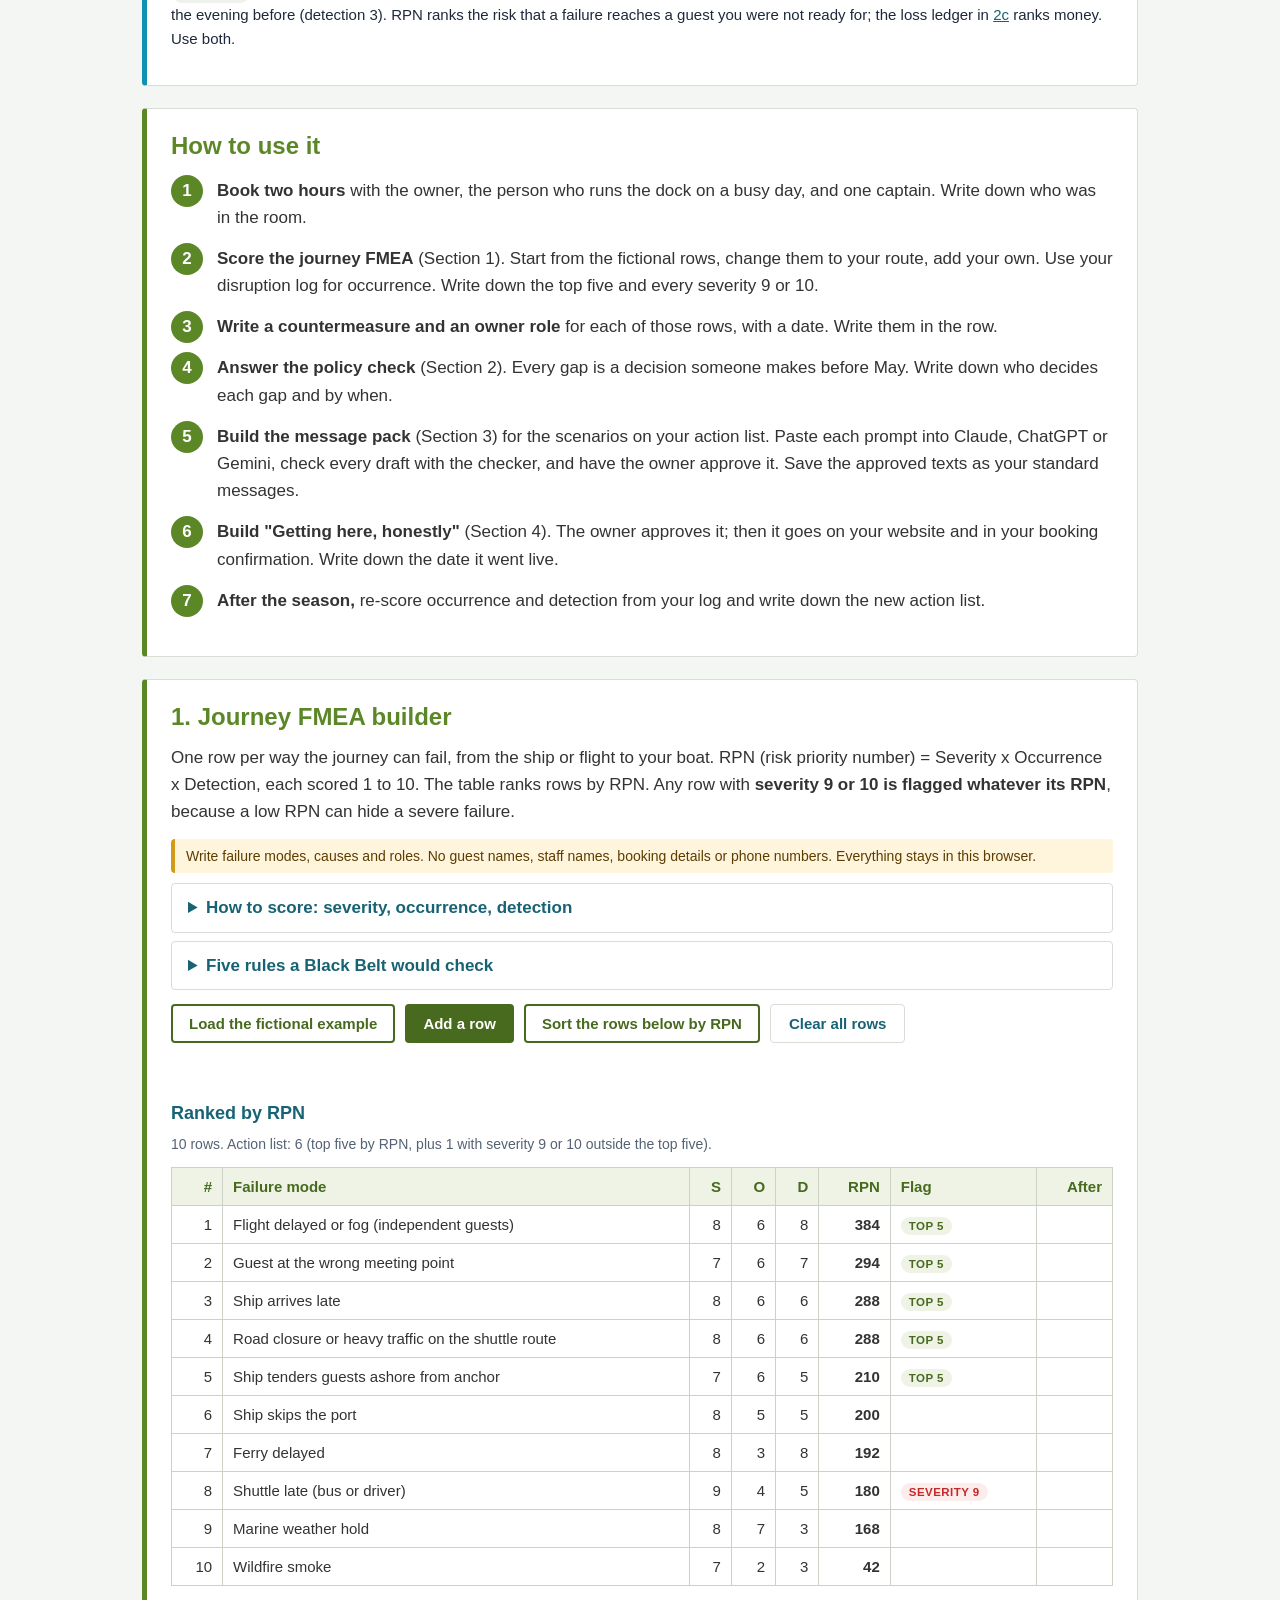
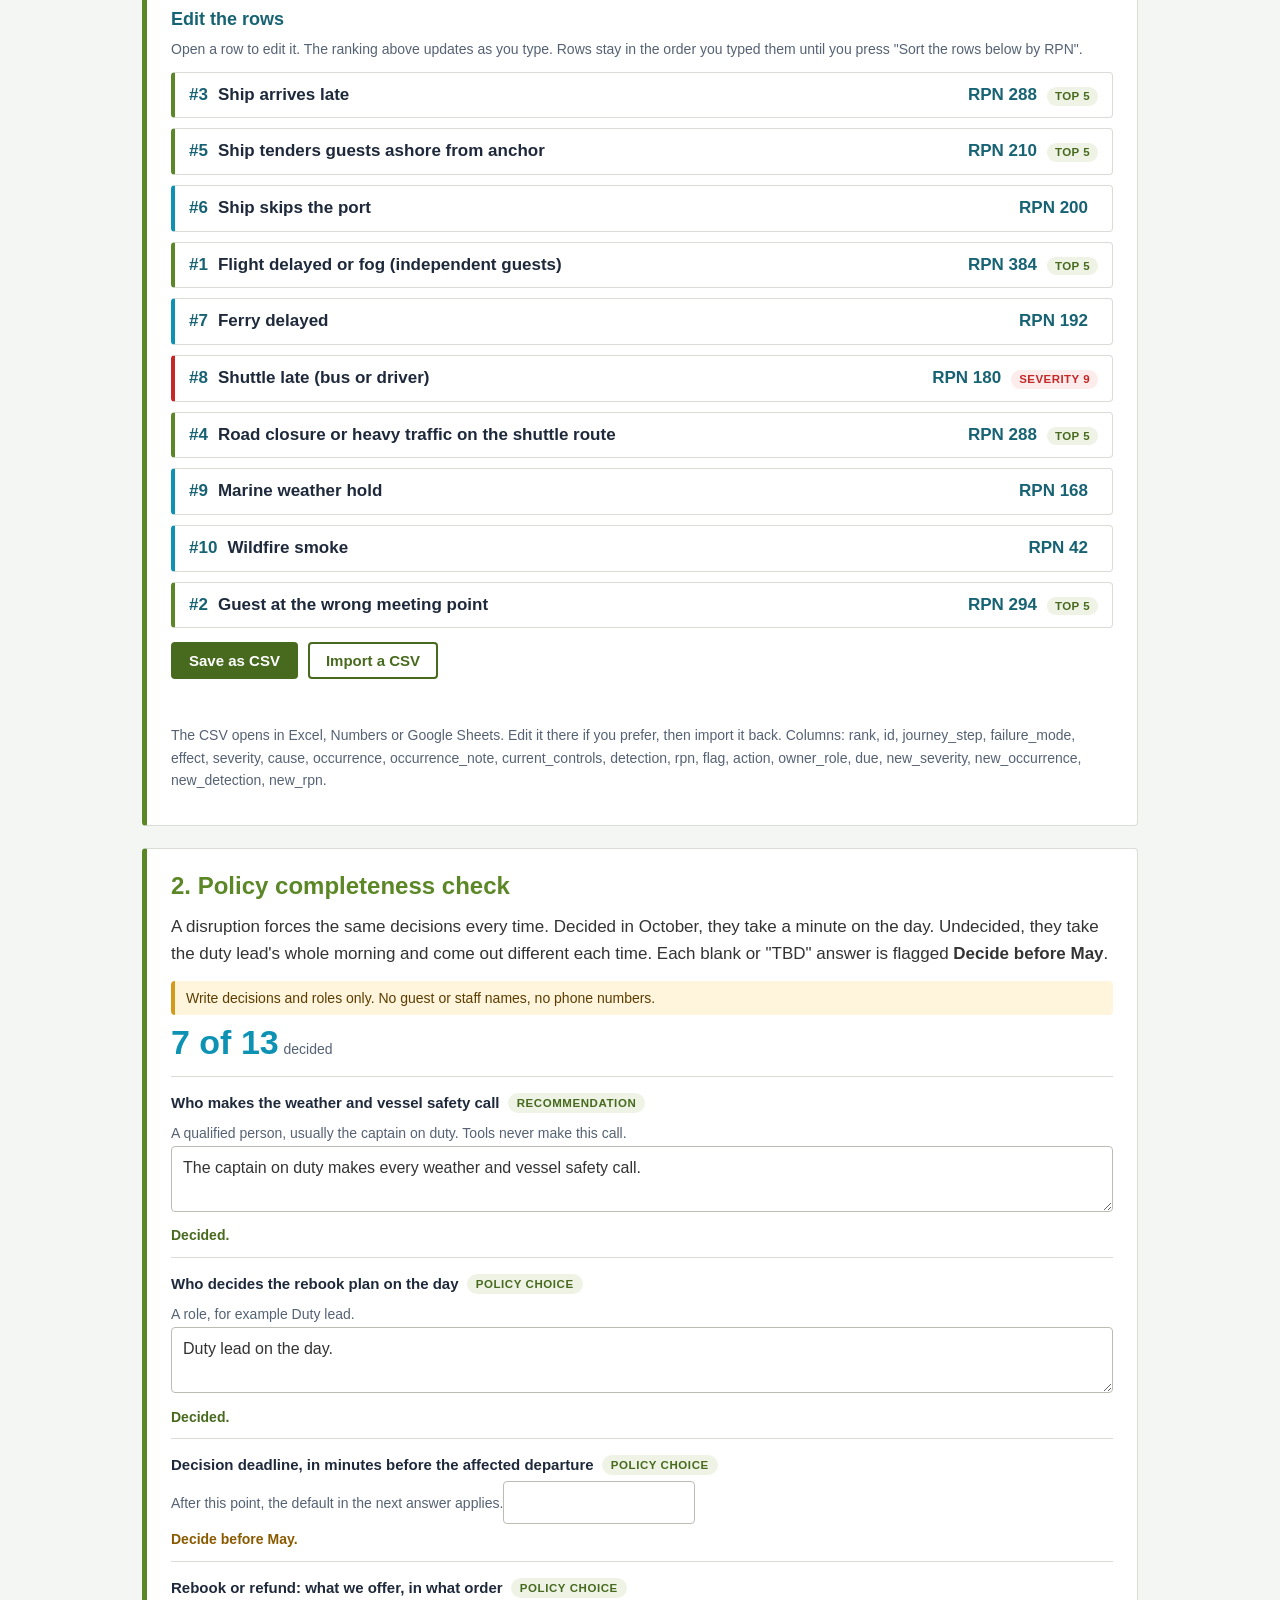
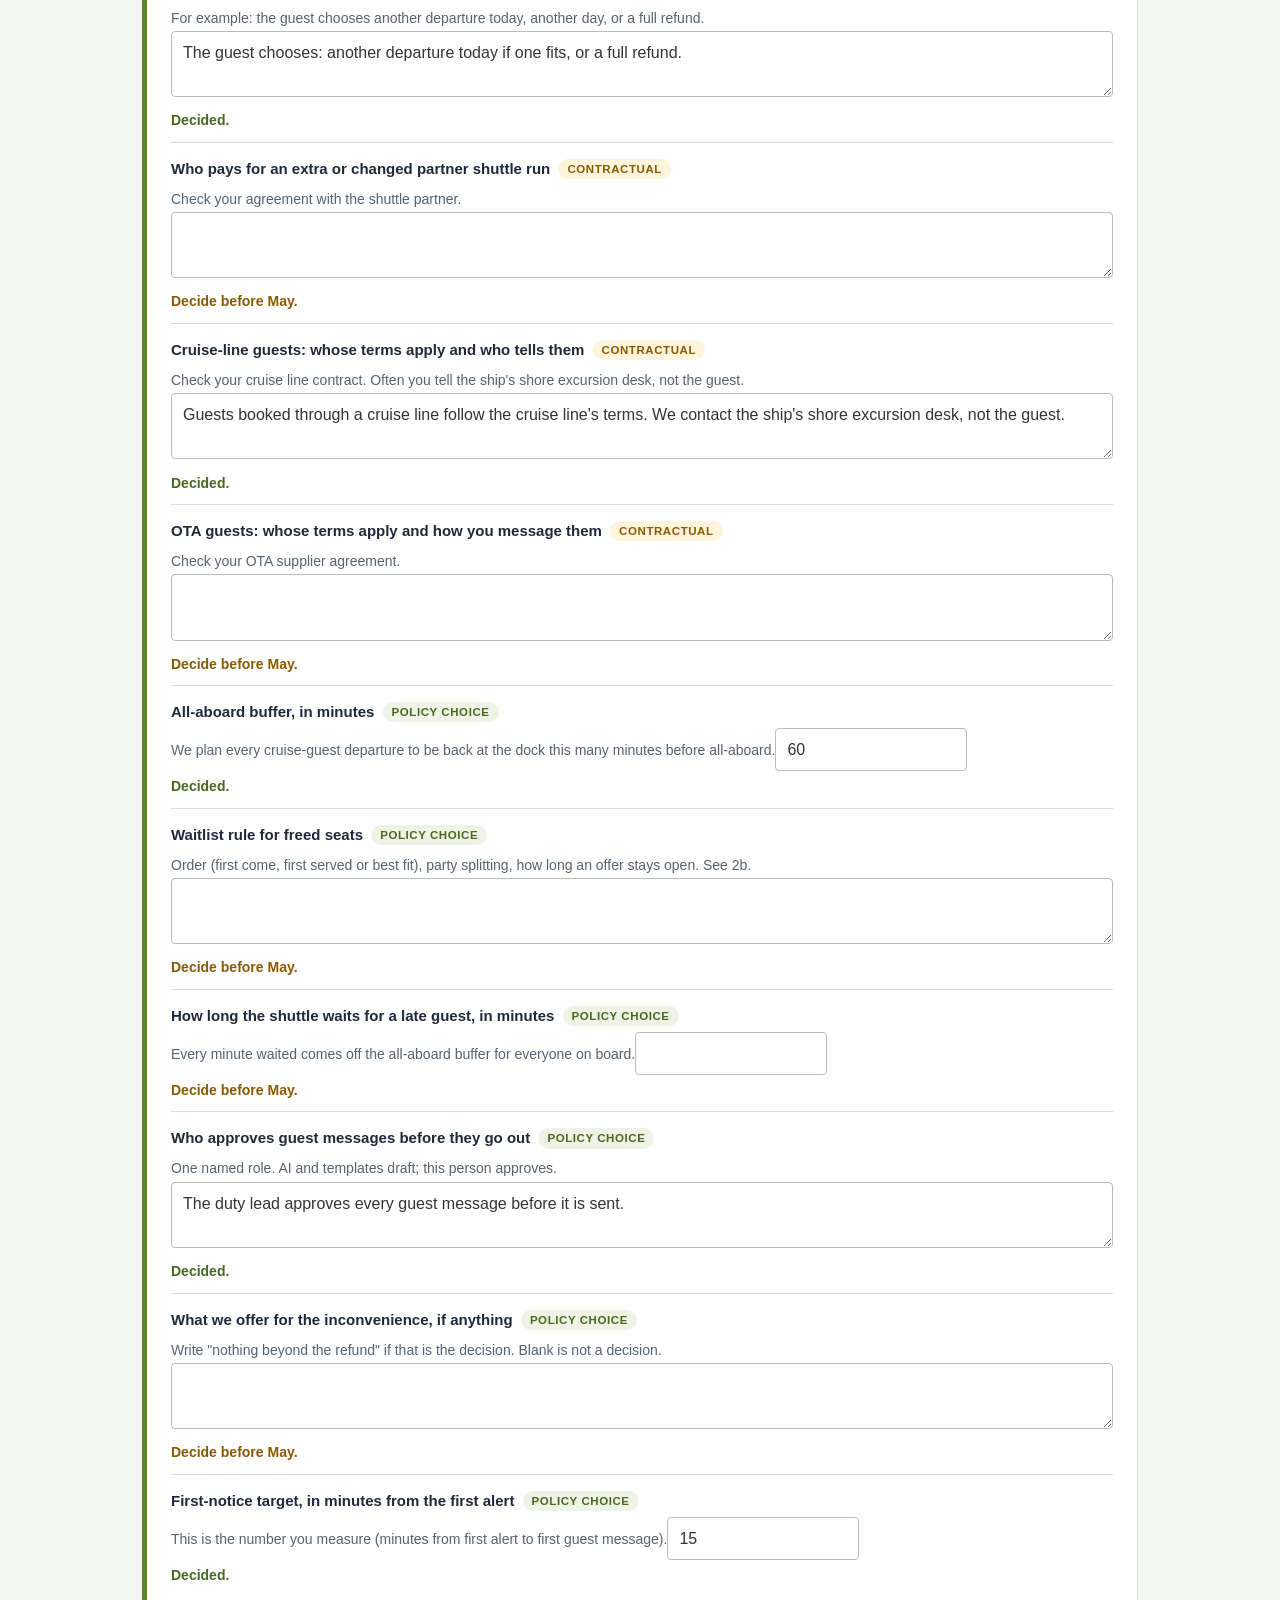
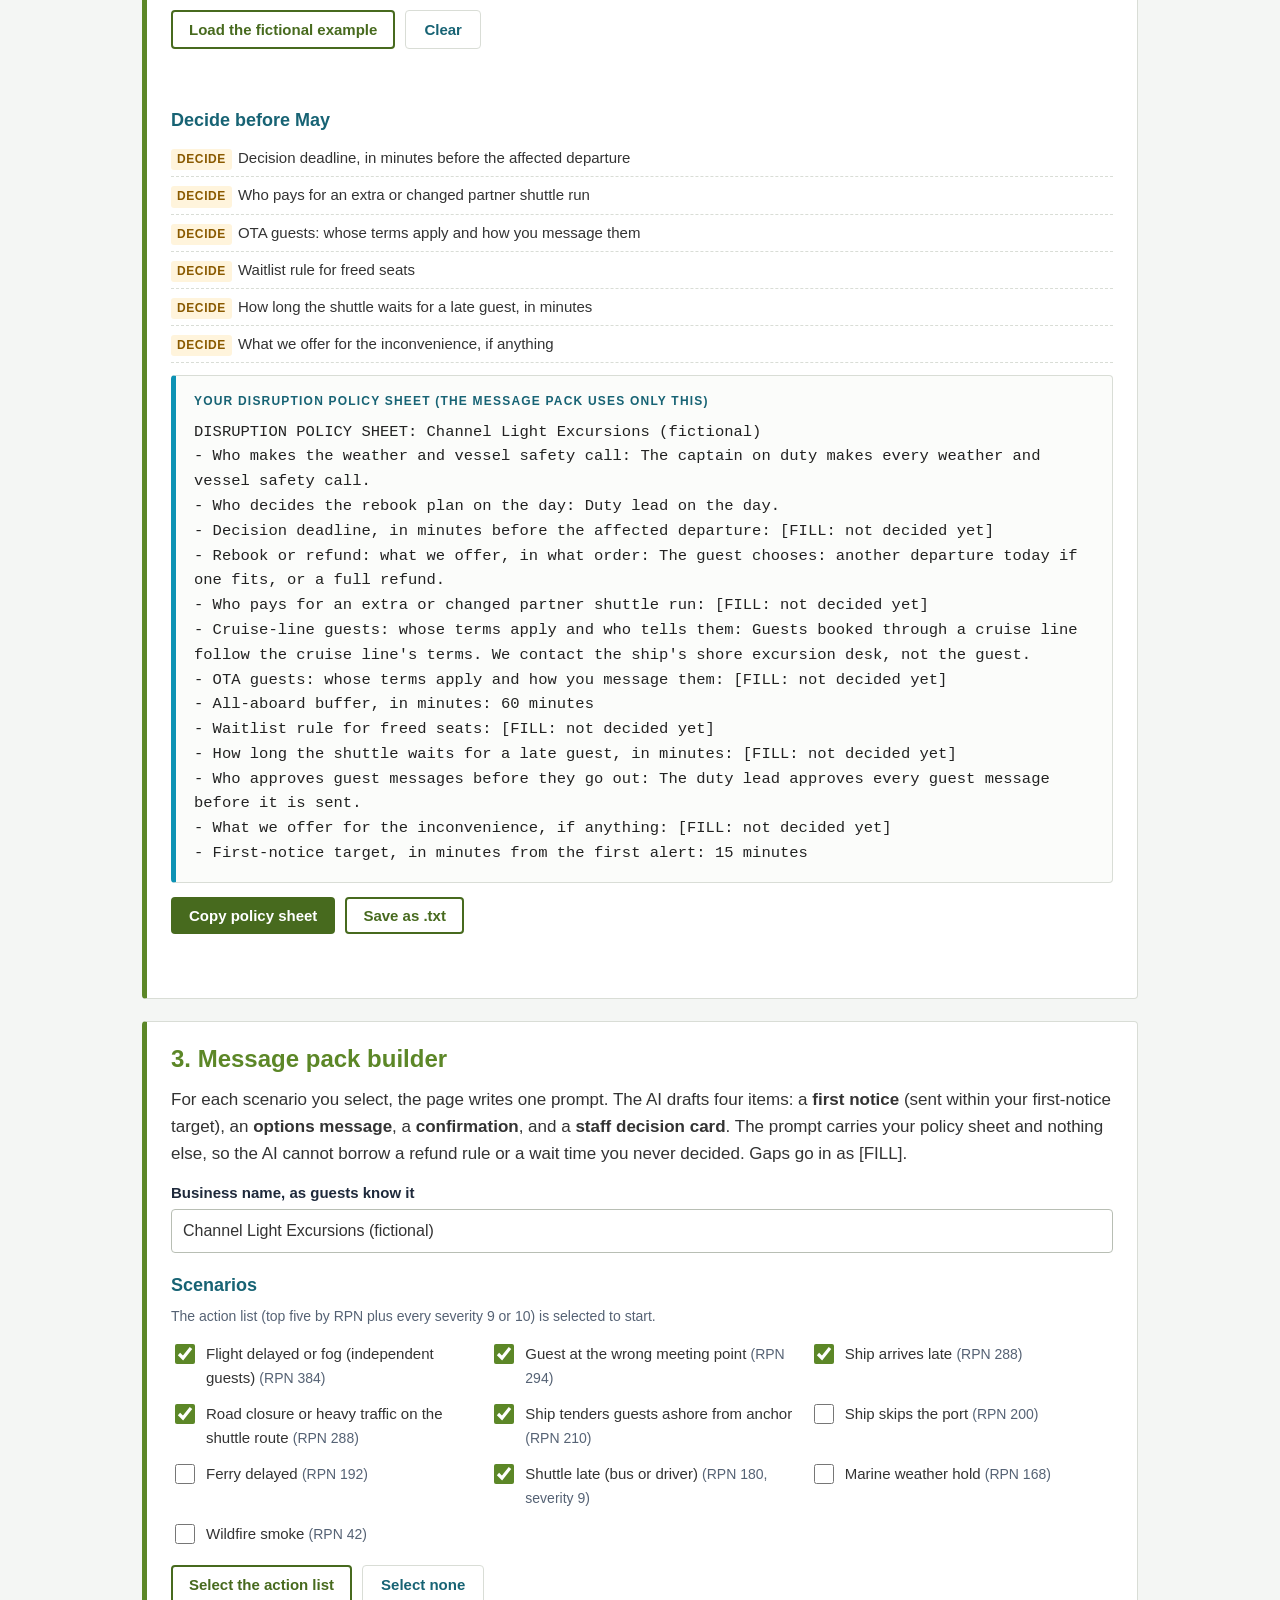
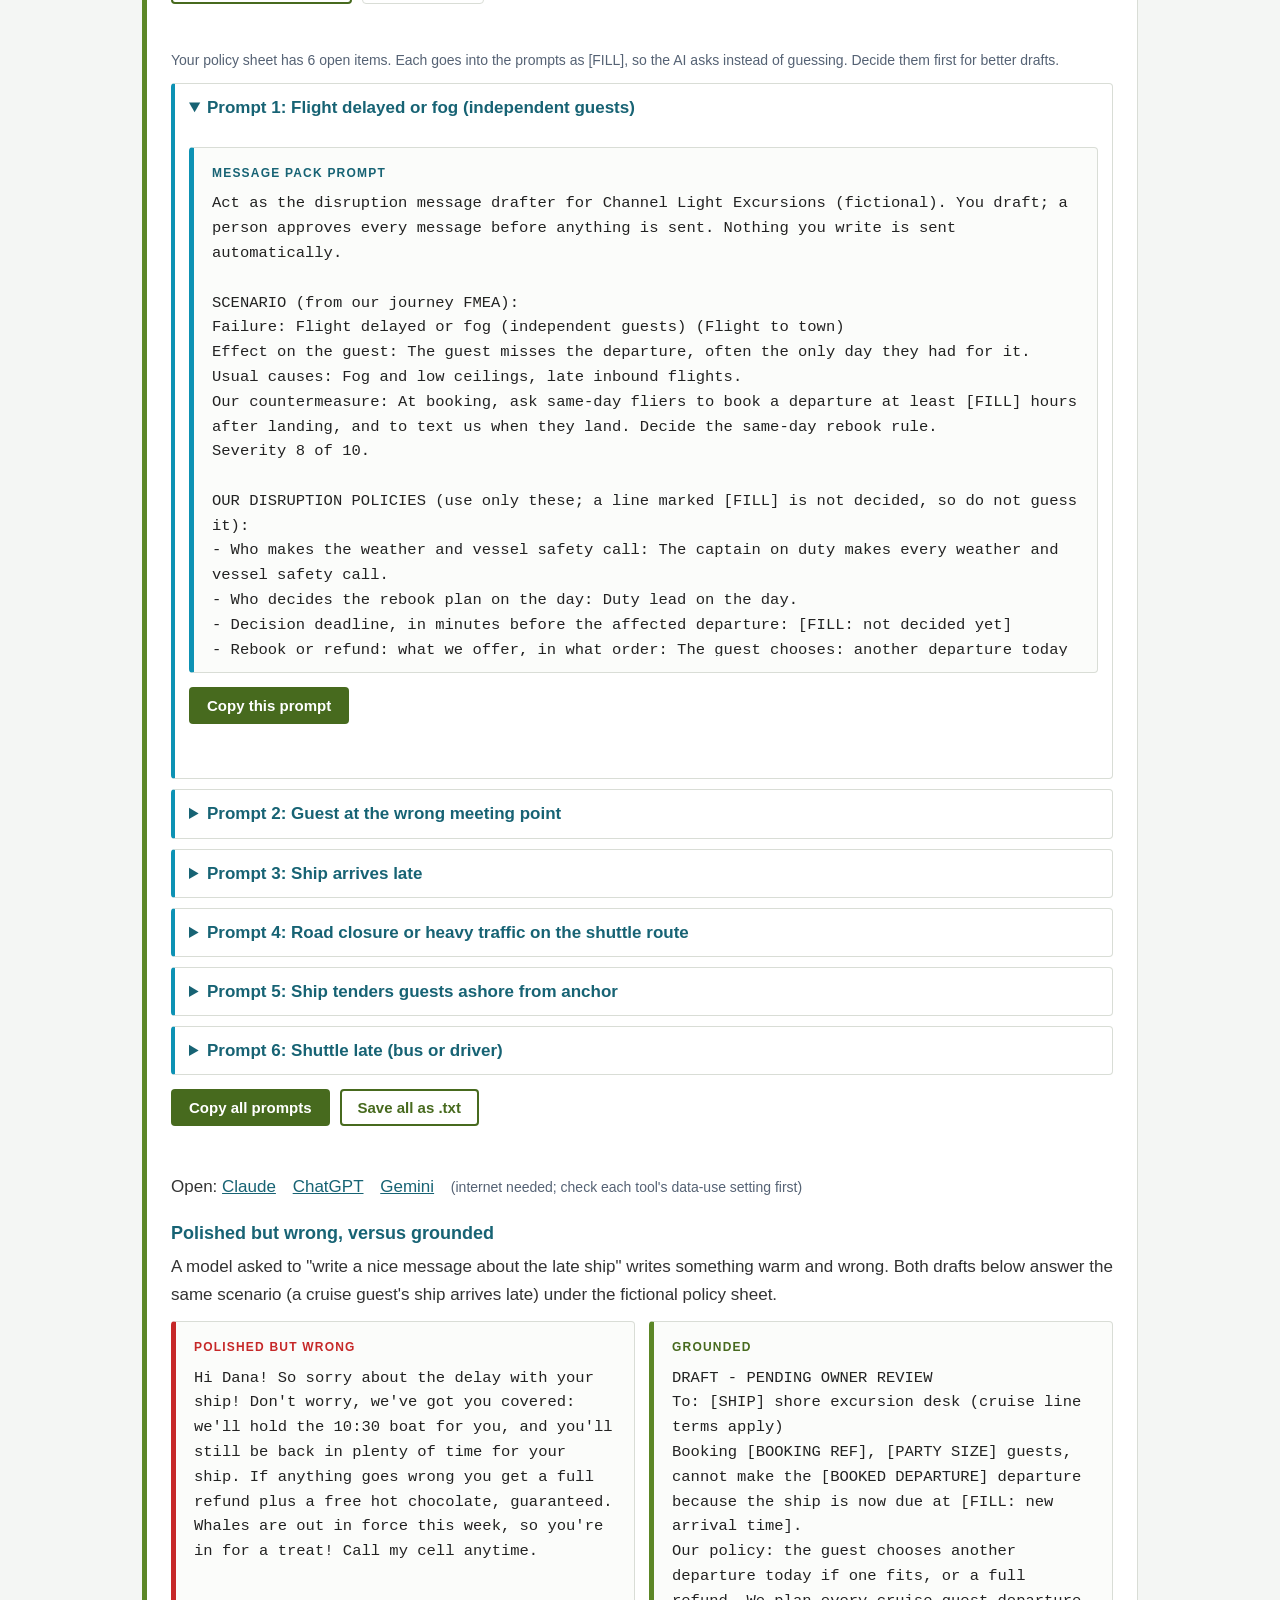
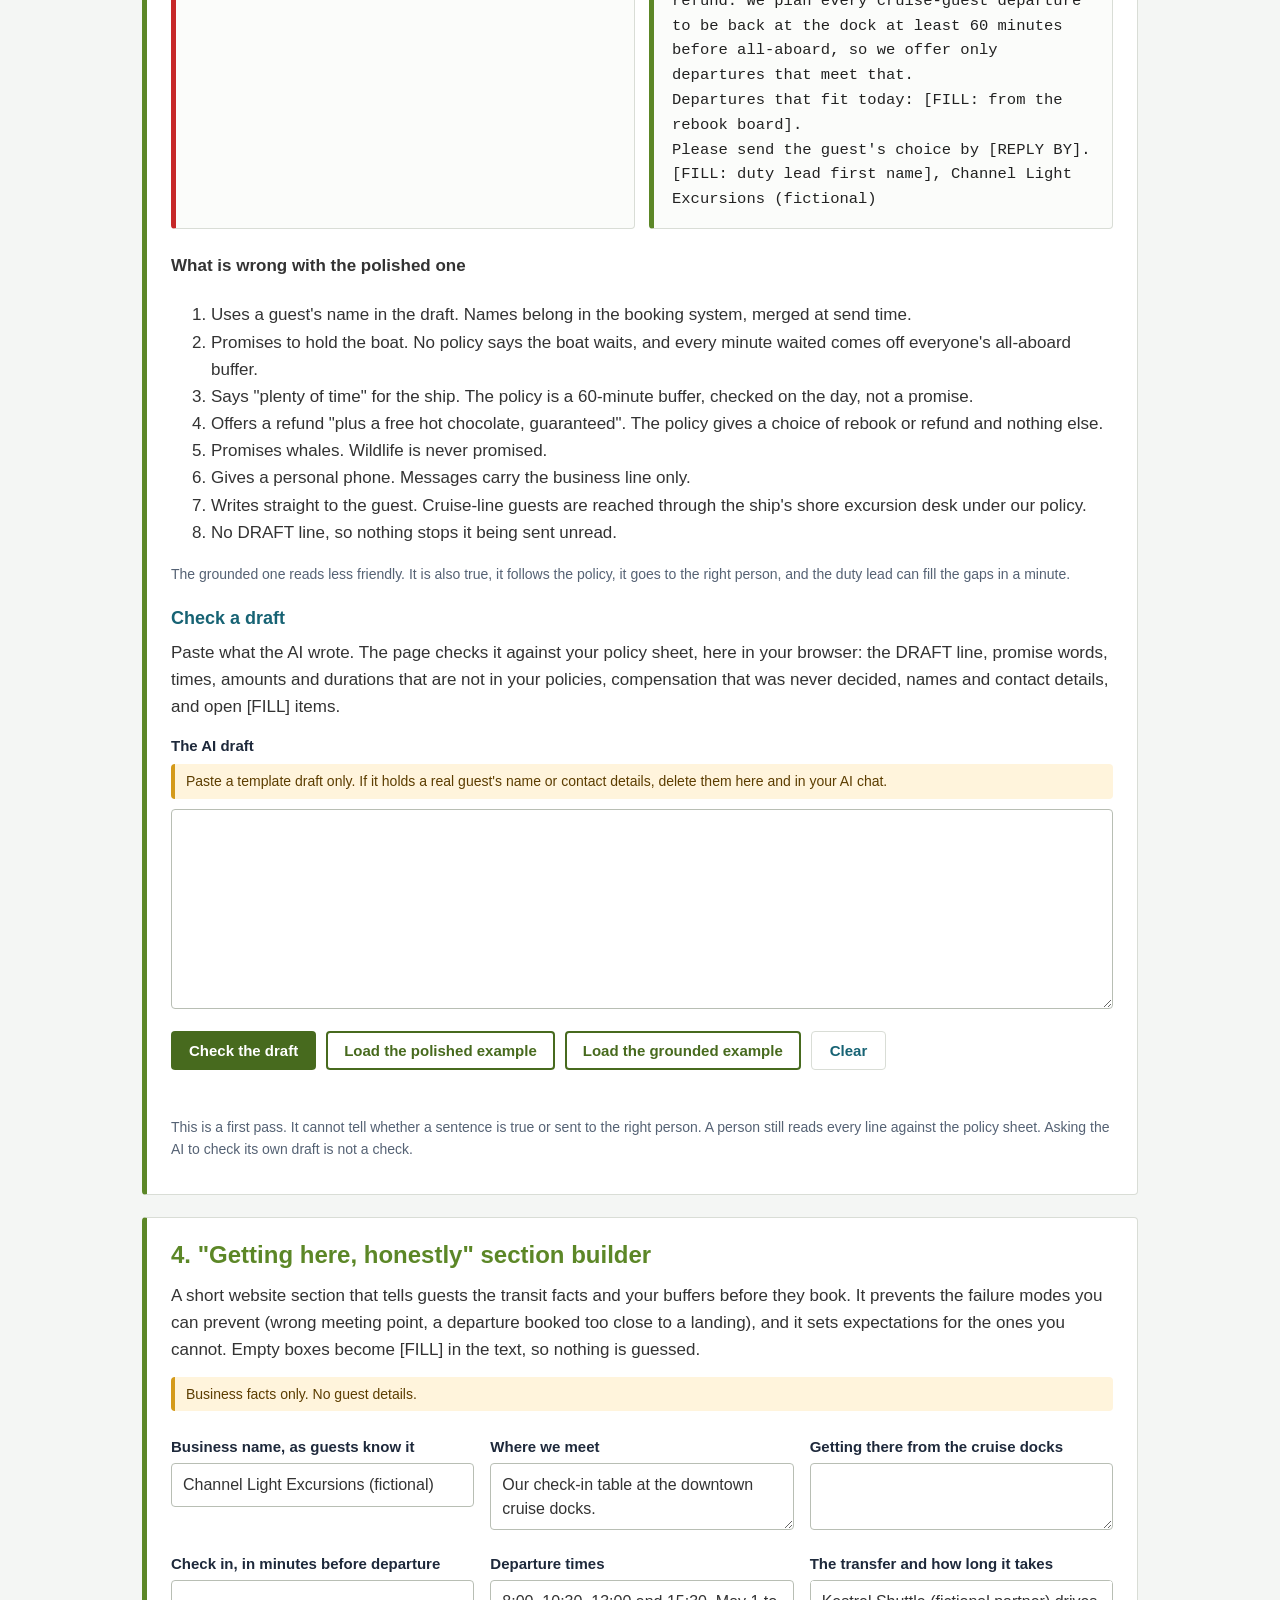
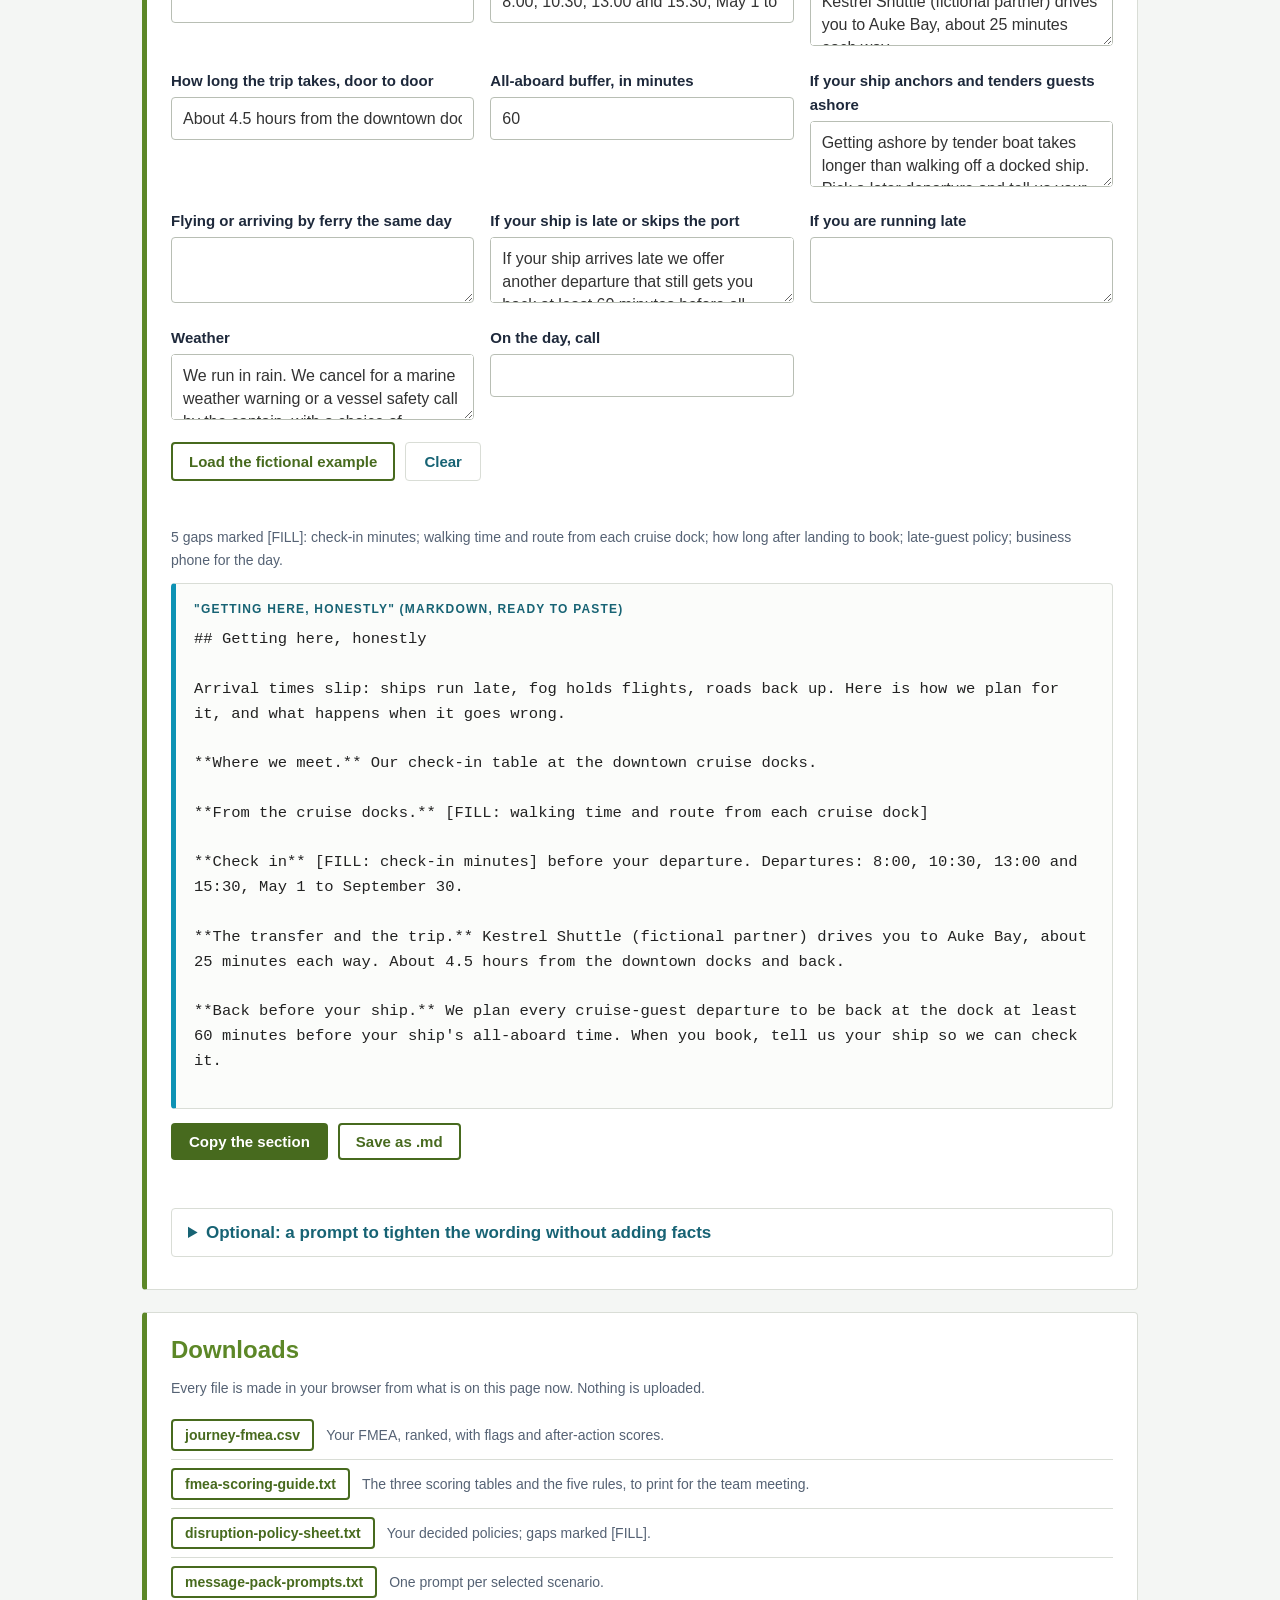
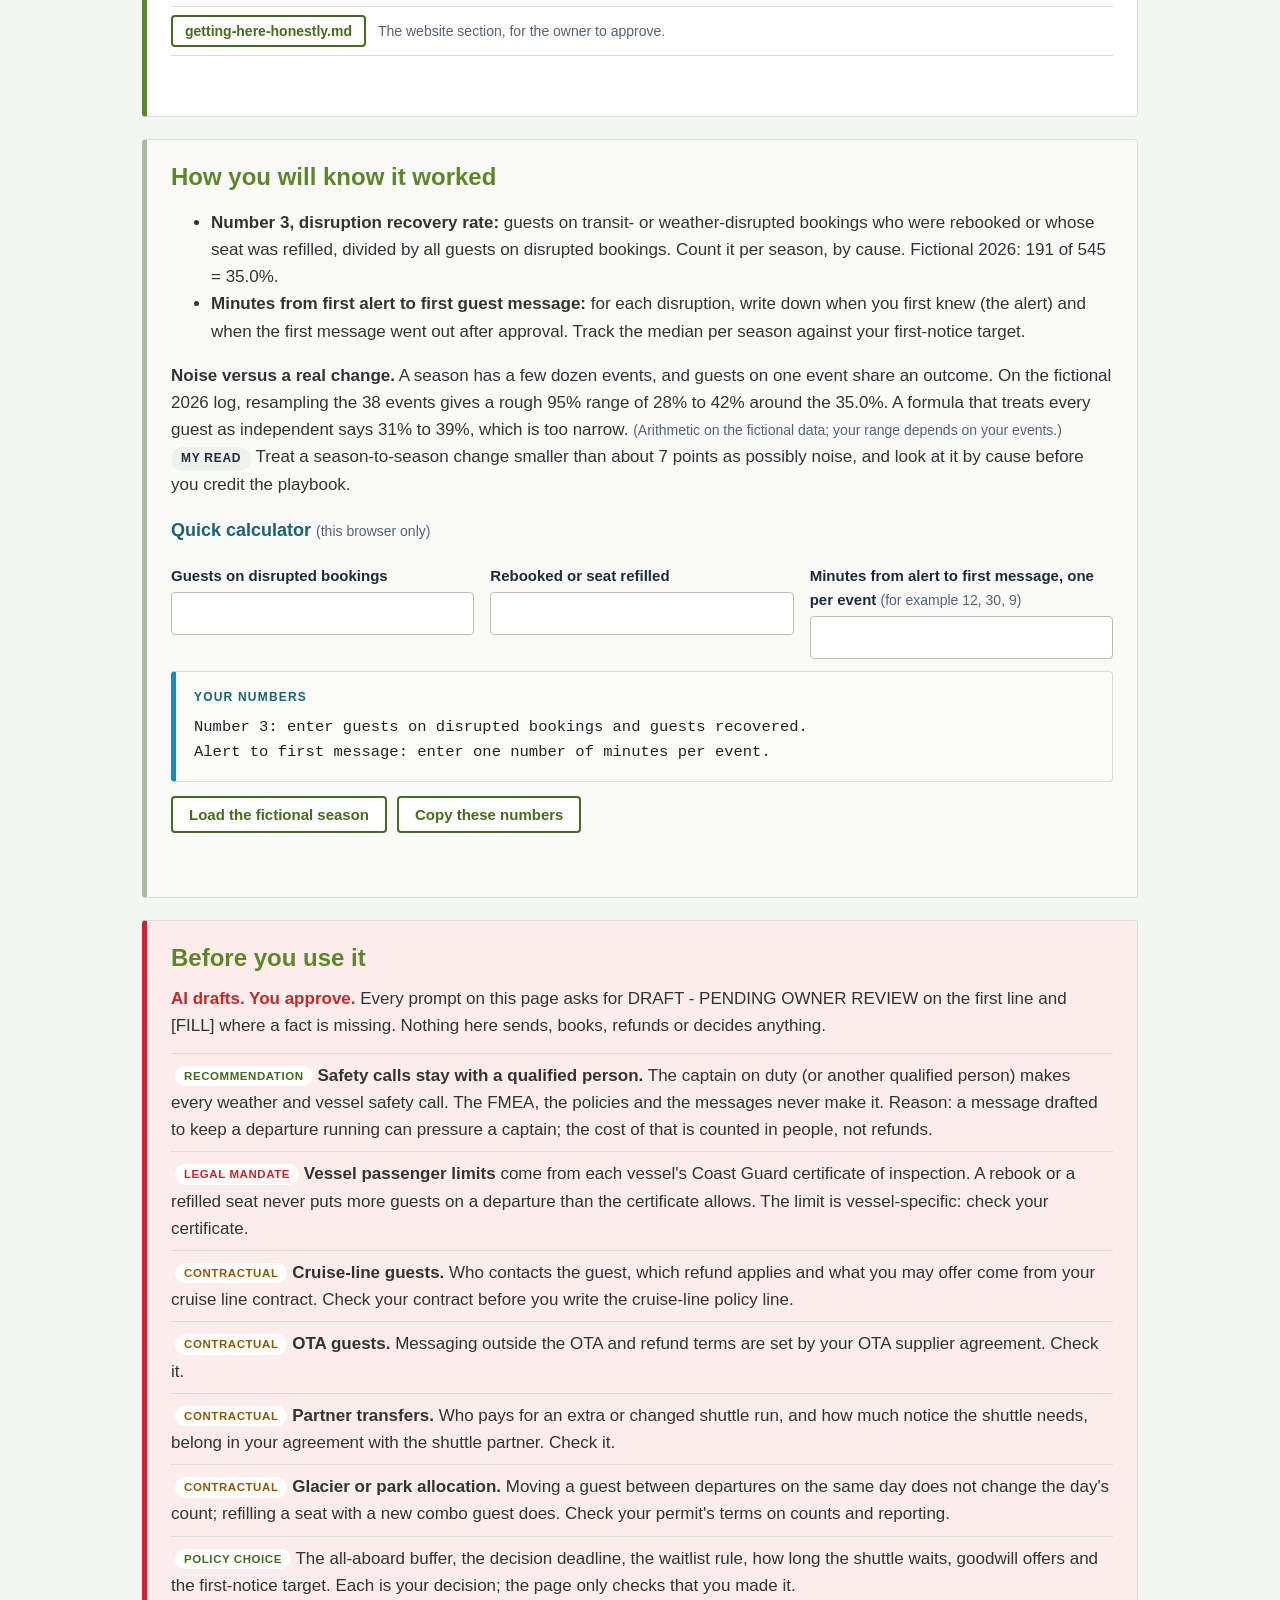
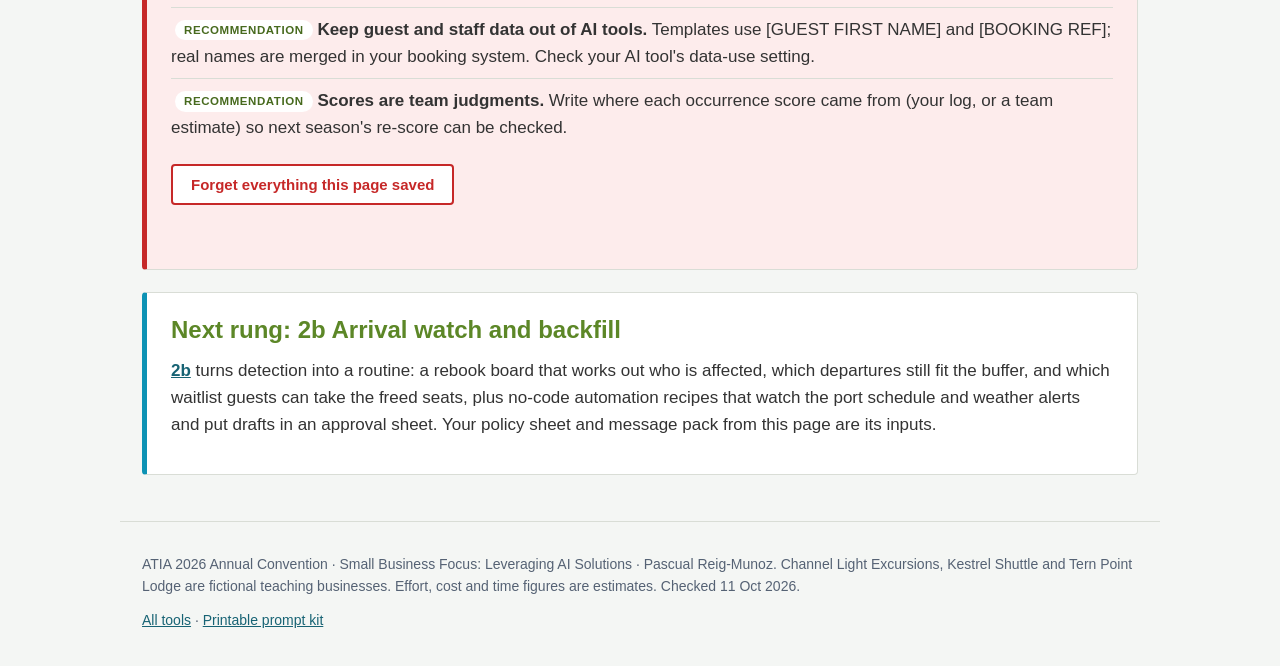
<file: 2a/index.html>
<!doctype html>
<html lang="en">
<head>
<meta charset="utf-8">
<meta name="viewport" content="width=device-width, initial-scale=1">
<meta http-equiv="Content-Security-Policy" content="default-src 'self' file:; script-src 'self' file:; style-src 'self' 'unsafe-inline' file:; img-src 'self' data: file:; connect-src 'none'; form-action 'none'; base-uri 'self'; object-src 'none'">
<title>2a Journey FMEA and disruption playbook · ATIA Operations Kit</title>
<meta name="description" content="Score how a guest's trip to your dock can fail (Severity, Occurrence, Detection, RPN), decide the disruption policies before May, and build a message pack and an honest 'Getting here' section. Works in your browser; nothing you type leaves it.">
<link rel="stylesheet" href="../assets/kit.css">
<style>
  /* Page-specific styles for tool 2a. Shared styles live in ../assets/kit.css. */
  .toc{display:flex;flex-wrap:wrap;gap:4px 16px;list-style:none;padding:0;margin:4px 0 0;font-size:15px}
  .card>h2:first-child{margin-top:0}
  .reminder{font-size:14px;line-height:1.45;color:#5c3d00;background:var(--amber-t);border-left:4px solid #d49a1a;border-radius:4px;padding:7px 11px;margin:6px 0 10px}
  .myread{font-size:15px;color:var(--slate)}
  .pill.grey{background:#eef1ec;color:var(--slate)}
  .tablewrap{overflow-x:auto;-webkit-overflow-scrolling:touch;margin:10px 0}
  .tablewrap table td{overflow-wrap:anywhere}
  .bars{list-style:none;padding:0;margin:10px 0}
  .bars li{display:grid;grid-template-columns:minmax(0,1fr);gap:2px;margin:0 0 10px;font-size:15px}
  .bars .bar{height:14px;background:var(--teal);border-radius:2px;min-width:2px}
  .bars .bt{display:flex;justify-content:space-between;gap:8px;flex-wrap:wrap}
  .stats{display:grid;gap:10px;grid-template-columns:repeat(auto-fit,minmax(min(100%,150px),1fr));margin:12px 0}
  .stat{background:#fff;border:1px solid var(--line);border-radius:4px;padding:10px 12px}
  .stat b{display:block;font-size:26px;color:var(--teal);line-height:1.1}
  .stat span{font-size:14px;color:var(--slate-m)}
  details.scale{margin:8px 0}
  table.scale td:first-child{font-weight:bold;text-align:center;width:3em}
  ol.rules li{margin:0 0 6px}
  /* FMEA editor */
  .frow{border-left:4px solid var(--teal);padding:0;margin:10px 0}
  .frow.severe{border-left-color:var(--red)}
  .frow.top{border-left-color:var(--green)}
  .frow>summary{padding:10px 14px;line-height:1.45;display:flex;flex-wrap:wrap;gap:4px 10px;align-items:baseline}
  .frow[open]>summary{border-bottom:1px solid var(--line)}
  .frow .fm{color:var(--slate);flex:1 1 12em;min-width:0;overflow-wrap:anywhere}
  .frow .rpnbox{font-weight:bold;color:var(--teal-d);white-space:nowrap}
  .fbody{padding:4px 14px 14px}
  .fgrid{display:grid;gap:0 16px;grid-template-columns:repeat(auto-fit,minmax(min(100%,240px),1fr))}
  .fgrid>div{min-width:0}
  .sod{display:grid;gap:0 14px;grid-template-columns:repeat(auto-fit,minmax(min(100%,200px),1fr))}
  .sod>div{min-width:0}
  .sod .hint{display:block;min-height:2.6em;margin:4px 0 0}
  .after{background:#fbfcfa;border:1px dashed var(--sage);border-radius:4px;padding:2px 12px 10px;margin:14px 0 4px}
  .after h4{margin:10px 0 0;font-size:15px;color:var(--teal-d)}
  textarea.short{min-height:64px}
  button.small{font-size:14px;padding:6px 12px}
  ul.chk{list-style:none;padding:0;margin:8px 0;font-size:15px}
  ul.chk li{padding:6px 0;border-bottom:1px dashed var(--line);overflow-wrap:anywhere}
  .tag{display:inline-block;min-width:58px;font-size:12px;font-weight:bold;letter-spacing:.05em;text-transform:uppercase;border-radius:3px;padding:1px 6px;margin-right:6px;text-align:center}
  li.ok .tag{background:var(--green-t);color:var(--green-d)}
  li.warn .tag,li.gap .tag{background:var(--amber-t);color:var(--amber)}
  li.bad .tag{background:var(--red-t);color:var(--red)}
  li.info .tag{background:var(--teal-t);color:var(--teal-d)}
  .flag{display:inline-block;font-size:11.5px;font-weight:bold;letter-spacing:.04em;text-transform:uppercase;border-radius:999px;padding:1px 8px;white-space:nowrap}
  .flag.sev{background:var(--red-t);color:var(--red)}
  .flag.top{background:var(--green-t);color:var(--green-d)}
  .flag.none{background:#eef1ec;color:var(--slate-m)}
  table.ranked td.num{white-space:nowrap}
  /* policy check */
  .pq{border-top:1px solid var(--line);padding:6px 0 10px}
  .pq label{margin-top:8px}
  .pq .st{font-size:14px;font-weight:bold;margin:4px 0 0}
  .pq .st.ok{color:var(--green-d)}
  .pq .st.gap{color:var(--amber)}
  .pq .st.bad{color:var(--red)}
  .pq input[type=number]{max-width:12em}
  .scorebig{font-size:34px;font-weight:bold;color:var(--teal);line-height:1}
  /* message pack */
  .scen{list-style:none;padding:0;margin:8px 0;display:grid;gap:4px 16px;grid-template-columns:repeat(auto-fit,minmax(min(100%,280px),1fr))}
  .scen label{display:flex;gap:8px;align-items:flex-start;font-weight:normal;font-size:15px;margin:4px 0;color:var(--ink)}
  .scen input{width:20px;height:20px;flex:none;margin-top:2px;accent-color:var(--green)}
  details.prompt{border-left:4px solid var(--teal);padding:0}
  details.prompt>summary{padding:10px 14px}
  details.prompt .pbody{padding:4px 14px 12px}
  .output pre{max-height:30em;overflow:auto}
  .vs{display:grid;gap:14px;grid-template-columns:repeat(auto-fit,minmax(min(100%,300px),1fr))}
  .vs .output{margin:0}
  .vs .output.wrong{border-left-color:var(--red)}
  .vs .output.wrong .label{color:var(--red)}
  .vs .output.right{border-left-color:var(--green)}
  .vs .output.right .label{color:var(--green-d)}
  .ailinks a{margin-right:12px;white-space:nowrap}
  .obl{list-style:none;padding:0;margin:10px 0}
  .obl li{padding:8px 0;border-top:1px solid var(--line)}
  .card.warn .lbl{background:#fff}
  .card.warn .lbl.legal{background:#fff;color:var(--red)}
  .files li{flex-wrap:wrap;gap:4px 12px}
  label.button{cursor:pointer}
  label.button:focus-within{outline:3px solid var(--teal);outline-offset:2px}
  .calc{display:grid;gap:0 16px;grid-template-columns:repeat(auto-fit,minmax(min(100%,220px),1fr))}
  @media(max-width:640px){
    .frow>summary{padding:10px}.fbody{padding:4px 10px 12px}
    table.ranked thead{position:absolute;left:-9999px;top:auto;width:1px;height:1px;overflow:hidden}
    table.ranked,table.ranked tbody,table.ranked tr,table.ranked td{display:block;width:100%}
    table.ranked{background:none}
    table.ranked tr{border:1px solid #ccd2c8;border-radius:4px;margin:0 0 8px;background:#fff;padding:4px 0}
    table.ranked td,table.ranked td.num{border:0;padding:2px 10px;text-align:left}
    table.ranked td[data-label]::before{content:attr(data-label) ": ";font-weight:bold;color:var(--green-d)}
    table.ranked td.sod-c{display:inline-block;width:auto;padding-right:2px}
    table.ranked td.rk-c{display:inline-block;width:3em;vertical-align:top;font-weight:bold;color:var(--teal-d)}
    table.ranked td.rk-c::before{content:"#"!important;font-weight:bold;color:var(--teal-d)}
    table.ranked td.fm-c{display:inline-block;width:calc(100% - 3.2em);vertical-align:top;padding-left:0;font-weight:bold;color:var(--slate)}
    table.ranked td.fm-c::before{content:""!important}
    table.ranked td.after-c.empty{display:none}
  }
  @media print{.reminder,details.scale{display:none}.frow{break-inside:avoid}}
</style>
<script src="../assets/kit.js" defer></script>
<script src="fmea-core.js" defer></script>
<script src="fmea.js" defer></script>
</head>
<body data-page="2a">
<div class="band" aria-hidden="true"></div>
<header class="kit">
  <p class="crumbs"><a href="../">ATIA 2026 Annual Convention · Fairbanks · Operations Kit</a></p>
  <p class="kicker"><span class="rung r1" aria-hidden="true"><i></i><i></i><i></i></span>Pain 2 · Basic · <span class="focus cx">CX</span> + <span class="focus ops">OPS</span></p>
  <h1>Journey FMEA and disruption playbook</h1>
  <p class="lede">List the ways a guest's trip to your dock can fail, score each one, fix the riskiest first, and decide your disruption policies and messages in the off-season, not on a ship day in July.</p>
  <ul class="meta">
    <li><b>Time</b> 2 to 3 hours with your team (estimate)</li>
    <li><b>Cost</b> free; a free AI tier works for the message pack (estimate)</li>
    <li><b>Who</b> owner, duty lead and one captain</li>
    <li><b>Feeds</b> Number 3, disruption recovery rate</li>
  </ul>
  <nav class="tool-nav" data-toolnav="2a" aria-label="All tools"></nav>
</header>

<main class="kit">
  <noscript><p class="callout amber">The builders on this page need JavaScript. The scoring tables, the policy questions and the safety notes below still read fine without it.</p></noscript>

  <nav class="card note" aria-labelledby="toc-h">
    <h2 id="toc-h" style="font-size:18px">On this page</h2>
    <ul class="toc">
      <li><a href="#why">The pain it fixes</a></li>
      <li><a href="#how">How to use it</a></li>
      <li><a href="#fmea">1. Journey FMEA</a></li>
      <li><a href="#policy">2. Policy check</a></li>
      <li><a href="#pack">3. Message pack</a></li>
      <li><a href="#example">Polished but wrong</a></li>
      <li><a href="#getting-here">4. Getting here, honestly</a></li>
      <li><a href="#files">Downloads</a></li>
      <li><a href="#measure">How you will know</a></li>
      <li><a href="#safe">Before you use it</a></li>
      <li><a href="#next">Next rung</a></li>
    </ul>
  </nav>

  <section class="card teal" aria-labelledby="why">
    <h2 id="why">The pain it fixes</h2>
    <p>Arrival time is an input you do not control. Ships run late or anchor and tender guests ashore, fog holds flights, roads back up, and the marine forecast turns. At a cruise port these are not rare accidents; they are a process with a rate. FMEA (failure mode and effects analysis) is the Six Sigma tool for exactly this: list how the guest's journey to your dock can fail, score each failure for severity, occurrence and detection, and spend your countermeasures where the risk is highest. Then write the standard response once, so the person on duty follows it instead of improvising.</p>
    <h3>The fictional example: Channel Light Excursions, Juneau, 2026</h3>
    <p class="hint">FICTIONAL TEACHING BUSINESS. Every number below comes from the invented teaching data (data/disruptions_2026.csv).</p>
    <div class="stats">
      <div class="stat"><b>38</b><span>disruption events</span></div>
      <div class="stat"><b>545</b><span>guests on disrupted bookings</span></div>
      <div class="stat"><b>35.0%</b><span>recovered: 127 rebooked, 64 seats refilled (191)</span></div>
      <div class="stat"><b>$51,596</b><span>net revenue lost to refunds</span></div>
      <div class="stat"><b>127.8 h</b><span>staff hours handling them</span></div>
    </div>
    <h3>Net revenue lost by cause (fictional 2026 log)</h3>
    <ul class="bars" id="cause-bars" aria-label="Net revenue lost by cause"></ul>
    <div class="tablewrap">
      <table>
        <caption class="visually-hidden">Fictional 2026 disruption log by cause</caption>
        <thead><tr><th scope="col">Cause</th><th scope="col" class="num">Events</th><th scope="col" class="num">Guests</th><th scope="col" class="num">Recovered</th><th scope="col" class="num">Lost</th></tr></thead>
        <tbody id="cause-table"></tbody>
      </table>
    </div>
    <p class="myread"><span class="pill grey">My read</span> The cause that lost the most money (marine weather holds) does not top the FMEA below, because the captain sees it coming the evening before (detection 3). RPN ranks the risk that a failure reaches a guest you were not ready for; the loss ledger in <a href="../2c/">2c</a> ranks money. Use both.</p>
  </section>

  <section class="card" aria-labelledby="how">
    <h2 id="how">How to use it</h2>
    <ol class="steps">
      <li><b>Book two hours</b> with the owner, the person who runs the dock on a busy day, and one captain. Write down who was in the room.</li>
      <li><b>Score the journey FMEA</b> (Section 1). Start from the fictional rows, change them to your route, add your own. Use your disruption log for occurrence. Write down the top five and every severity 9 or 10.</li>
      <li><b>Write a countermeasure and an owner role</b> for each of those rows, with a date. Write them in the row.</li>
      <li><b>Answer the policy check</b> (Section 2). Every gap is a decision someone makes before May. Write down who decides each gap and by when.</li>
      <li><b>Build the message pack</b> (Section 3) for the scenarios on your action list. Paste each prompt into Claude, ChatGPT or Gemini, check every draft with the checker, and have the owner approve it. Save the approved texts as your standard messages.</li>
      <li><b>Build "Getting here, honestly"</b> (Section 4). The owner approves it; then it goes on your website and in your booking confirmation. Write down the date it went live.</li>
      <li><b>After the season,</b> re-score occurrence and detection from your log and write down the new action list.</li>
    </ol>
  </section>

  <!-- 1. FMEA -->
  <section class="card" aria-labelledby="fmea">
    <h2 id="fmea">1. Journey FMEA builder</h2>
    <p>One row per way the journey can fail, from the ship or flight to your boat. RPN (risk priority number) = Severity x Occurrence x Detection, each scored 1 to 10. The table ranks rows by RPN. Any row with <b>severity 9 or 10 is flagged whatever its RPN</b>, because a low RPN can hide a severe failure.</p>
    <p class="reminder">Write failure modes, causes and roles. No guest names, staff names, booking details or phone numbers. Everything stays in this browser.</p>

    <details class="scale">
      <summary>How to score: severity, occurrence, detection</summary>
      <p><b>Severity</b> scores the worst credible effect on the guest and the business. Only a change to the process or design that removes the effect lowers it; better checks do not.</p>
      <div class="tablewrap"><table class="scale" id="scale-S"><caption class="visually-hidden">Severity scale</caption><thead><tr><th scope="col">S</th><th scope="col">Meaning</th><th scope="col">Tour operator example</th></tr></thead><tbody></tbody></table></div>
      <p><b>Occurrence</b> scores how often the cause or failure happens. Count it from your disruption log. A season here is about 150 operating days. These bands are a starting scale: adjust them with your team once, then keep them the same season to season.</p>
      <div class="tablewrap"><table class="scale" id="scale-O"><caption class="visually-hidden">Occurrence scale</caption><thead><tr><th scope="col">O</th><th scope="col">Meaning</th><th scope="col">Per season</th></tr></thead><tbody></tbody></table></div>
      <p><b>Detection</b> scores how early and how surely your current controls catch it before the guest feels it. 1 is best. No control at all is 10.</p>
      <div class="tablewrap"><table class="scale" id="scale-D"><caption class="visually-hidden">Detection scale</caption><thead><tr><th scope="col">D</th><th scope="col">Meaning</th><th scope="col">Detail</th></tr></thead><tbody></tbody></table></div>
    </details>
    <details class="scale">
      <summary>Five rules a Black Belt would check</summary>
      <ol class="rules">
        <li><b>Score with the team, not alone.</b> The person on the dock knows occurrence and detection better than the owner.</li>
        <li><b>Severity follows the effect, not the cause.</b> Two rows with the same effect get the same severity.</li>
        <li><b>RPN sorts; it does not measure.</b> It multiplies ordinal scores, so equal RPNs can hide very different risks: S10 x O2 x D2 = 40 and S2 x O5 x D4 = 40. That is why severity 9 or 10 always gets an action. The 2019 AIAG and VDA FMEA handbook replaces RPN with an "action priority" table that weighs severity first; this page keeps the classic RPN because it is simpler to run in a small team.</li>
        <li><b>No fixed RPN threshold.</b> Work the top of the list and every severity 9 or 10, then move down as capacity allows.</li>
        <li><b>Close the loop.</b> When an action is done, re-score. Better detection lowers D; fewer causes lower O; only removing the effect lowers S.</li>
      </ol>
    </details>

    <div>
      <div class="btns">
        <button type="button" class="secondary" id="fmea-demo">Load the fictional example</button>
        <button type="button" id="fmea-add">Add a row</button>
        <button type="button" class="secondary" id="fmea-sort">Sort the rows below by RPN</button>
        <button type="button" class="ghost" id="fmea-clear">Clear all rows</button>
      </div>
      <p class="status" role="status" aria-live="polite" id="st-fmea"></p>
    </div>

    <h3 id="ranked-h">Ranked by RPN</h3>
    <p class="hint" id="ranked-sum" aria-live="polite"></p>
    <div class="tablewrap">
      <table class="ranked" aria-labelledby="ranked-h">
        <thead><tr><th scope="col" class="num">#</th><th scope="col">Failure mode</th><th scope="col" class="num">S</th><th scope="col" class="num">O</th><th scope="col" class="num">D</th><th scope="col" class="num">RPN</th><th scope="col">Flag</th><th scope="col" class="num">After</th></tr></thead>
        <tbody id="ranked-rows"></tbody>
      </table>
    </div>

    <h3>Edit the rows</h3>
    <p class="hint">Open a row to edit it. The ranking above updates as you type. Rows stay in the order you typed them until you press "Sort the rows below by RPN".</p>
    <div id="fmea-rows"></div>

    <div>
      <div class="btns">
        <button type="button" id="fmea-csv">Save as CSV</button>
        <label class="button secondary" for="fmea-import" id="fmea-import-label" style="margin:0">Import a CSV<input type="file" id="fmea-import" accept=".csv,text/csv" class="visually-hidden"></label>
      </div>
      <p class="status" role="status" aria-live="polite" id="st-fmea-io"></p>
    </div>
    <p class="hint">The CSV opens in Excel, Numbers or Google Sheets. Edit it there if you prefer, then import it back. Columns: rank, id, journey_step, failure_mode, effect, severity, cause, occurrence, occurrence_note, current_controls, detection, rpn, flag, action, owner_role, due, new_severity, new_occurrence, new_detection, new_rpn.</p>
  </section>

  <!-- 2. POLICY -->
  <section class="card" aria-labelledby="policy">
    <h2 id="policy">2. Policy completeness check</h2>
    <p>A disruption forces the same decisions every time. Decided in October, they take a minute on the day. Undecided, they take the duty lead's whole morning and come out different each time. Each blank or "TBD" answer is flagged <b>Decide before May</b>.</p>
    <p class="reminder">Write decisions and roles only. No guest or staff names, no phone numbers.</p>
    <p><span class="scorebig" id="pol-score">0 of 13</span> <span class="hint">decided</span></p>
    <form id="pol-form" novalidate></form>
    <div>
      <div class="btns">
        <button type="button" class="secondary" id="pol-demo">Load the fictional example</button>
        <button type="button" class="ghost" id="pol-clear">Clear</button>
      </div>
      <p class="status" role="status" aria-live="polite" id="st-pol"></p>
    </div>
    <h3 id="gaps-h">Decide before May</h3>
    <ul class="chk" id="pol-gaps" aria-labelledby="gaps-h"></ul>
    <div class="output">
      <p class="label">Your disruption policy sheet (the message pack uses only this)</p>
      <pre id="pol-sheet" tabindex="0" aria-label="Disruption policy sheet"></pre>
    </div>
    <div>
      <div class="btns">
        <button type="button" data-copy="pol-sheet" data-copy-msg="Copied the policy sheet.">Copy policy sheet</button>
        <button type="button" class="secondary" data-download="disruption-policy-sheet.txt" data-from="pol-sheet">Save as .txt</button>
      </div>
      <p class="status" role="status" aria-live="polite"></p>
    </div>
  </section>

  <!-- 3. MESSAGE PACK -->
  <section class="card" aria-labelledby="pack">
    <h2 id="pack">3. Message pack builder</h2>
    <p>For each scenario you select, the page writes one prompt. The AI drafts four items: a <b>first notice</b> (sent within your first-notice target), an <b>options message</b>, a <b>confirmation</b>, and a <b>staff decision card</b>. The prompt carries your policy sheet and nothing else, so the AI cannot borrow a refund rule or a wait time you never decided. Gaps go in as [FILL].</p>
    <label for="pack-business">Business name, as guests know it</label>
    <input type="text" id="pack-business" autocomplete="organization" value="Channel Light Excursions (fictional)">
    <h3 id="scen-h">Scenarios</h3>
    <p class="hint">The action list (top five by RPN plus every severity 9 or 10) is selected to start.</p>
    <ul class="scen" id="pack-scen" aria-labelledby="scen-h"></ul>
    <div>
      <div class="btns">
        <button type="button" class="secondary" id="pack-actionlist">Select the action list</button>
        <button type="button" class="ghost" id="pack-none">Select none</button>
      </div>
      <p class="status" role="status" aria-live="polite" id="st-pack-sel"></p>
    </div>
    <p class="hint" id="pack-gapnote" aria-live="polite"></p>
    <div id="pack-out"></div>
    <div>
      <div class="btns">
        <button type="button" id="pack-copyall">Copy all prompts</button>
        <button type="button" class="secondary" id="pack-save">Save all as .txt</button>
      </div>
      <p class="status" role="status" aria-live="polite" id="st-pack"></p>
    </div>
    <p class="ailinks">Open: <a href="https://claude.ai/new" target="_blank" rel="noopener">Claude</a> <a href="https://chatgpt.com/" target="_blank" rel="noopener">ChatGPT</a> <a href="https://gemini.google.com/app" target="_blank" rel="noopener">Gemini</a> <span class="hint">(internet needed; check each tool's data-use setting first)</span></p>

    <h3 id="example">Polished but wrong, versus grounded</h3>
    <p>A model asked to "write a nice message about the late ship" writes something warm and wrong. Both drafts below answer the same scenario (a cruise guest's ship arrives late) under the fictional policy sheet.</p>
    <div class="vs">
      <div class="output wrong">
        <p class="label">Polished but wrong</p>
        <pre id="ex-polished"></pre>
      </div>
      <div class="output right">
        <p class="label">Grounded</p>
        <pre id="ex-grounded"></pre>
      </div>
    </div>
    <h4>What is wrong with the polished one</h4>
    <ol id="ex-problems"></ol>
    <p class="hint">The grounded one reads less friendly. It is also true, it follows the policy, it goes to the right person, and the duty lead can fill the gaps in a minute.</p>

    <h3 id="check-h">Check a draft</h3>
    <p>Paste what the AI wrote. The page checks it against your policy sheet, here in your browser: the DRAFT line, promise words, times, amounts and durations that are not in your policies, compensation that was never decided, names and contact details, and open [FILL] items.</p>
    <label for="draft">The AI draft</label>
    <p class="reminder" id="draft-note">Paste a template draft only. If it holds a real guest's name or contact details, delete them here and in your AI chat.</p>
    <textarea id="draft" class="tall" aria-describedby="draft-note" spellcheck="false"></textarea>
    <div>
      <div class="btns">
        <button type="button" id="draft-check">Check the draft</button>
        <button type="button" class="secondary" id="draft-polished">Load the polished example</button>
        <button type="button" class="secondary" id="draft-grounded">Load the grounded example</button>
        <button type="button" class="ghost" id="draft-clear">Clear</button>
      </div>
      <p class="status" role="status" aria-live="polite" id="st-draft"></p>
    </div>
    <ul class="chk" id="draft-results" aria-labelledby="check-h"></ul>
    <p class="hint">This is a first pass. It cannot tell whether a sentence is true or sent to the right person. A person still reads every line against the policy sheet. Asking the AI to check its own draft is not a check.</p>
  </section>

  <!-- 4. GETTING HERE -->
  <section class="card" aria-labelledby="getting-here">
    <h2 id="getting-here">4. "Getting here, honestly" section builder</h2>
    <p>A short website section that tells guests the transit facts and your buffers before they book. It prevents the failure modes you can prevent (wrong meeting point, a departure booked too close to a landing), and it sets expectations for the ones you cannot. Empty boxes become [FILL] in the text, so nothing is guessed.</p>
    <p class="reminder">Business facts only. No guest details.</p>
    <form id="gh-form" class="fgrid" novalidate></form>
    <div>
      <div class="btns">
        <button type="button" class="secondary" id="gh-demo">Load the fictional example</button>
        <button type="button" class="ghost" id="gh-clear">Clear</button>
      </div>
      <p class="status" role="status" aria-live="polite" id="st-gh"></p>
    </div>
    <p class="hint" id="gh-gaps" aria-live="polite"></p>
    <div class="output">
      <p class="label">"Getting here, honestly" (Markdown, ready to paste)</p>
      <pre id="gh-out" tabindex="0" aria-label="Getting here section"></pre>
    </div>
    <div>
      <div class="btns">
        <button type="button" data-copy="gh-out" data-copy-msg="Copied the section. The owner approves it before it goes on the website.">Copy the section</button>
        <button type="button" class="secondary" data-download="getting-here-honestly.md" data-from="gh-out" data-mime="text/markdown">Save as .md</button>
      </div>
      <p class="status" role="status" aria-live="polite"></p>
    </div>
    <details>
      <summary>Optional: a prompt to tighten the wording without adding facts</summary>
      <div class="output">
        <p class="label">Tighten prompt</p>
        <pre id="gh-prompt" tabindex="0" aria-label="Tighten prompt"></pre>
      </div>
      <div>
        <div class="btns"><button type="button" data-copy="gh-prompt">Copy prompt</button></div>
        <p class="status" role="status" aria-live="polite"></p>
      </div>
    </details>
  </section>

  <section class="card" aria-labelledby="files">
    <h2 id="files">Downloads</h2>
    <p class="hint">Every file is made in your browser from what is on this page now. Nothing is uploaded.</p>
    <ul class="files">
      <li><button type="button" class="secondary small" id="dl-fmea">journey-fmea.csv</button> <span class="hint">Your FMEA, ranked, with flags and after-action scores.</span></li>
      <li><button type="button" class="secondary small" id="dl-scales">fmea-scoring-guide.txt</button> <span class="hint">The three scoring tables and the five rules, to print for the team meeting.</span></li>
      <li><button type="button" class="secondary small" data-download="disruption-policy-sheet.txt" data-from="pol-sheet">disruption-policy-sheet.txt</button> <span class="hint">Your decided policies; gaps marked [FILL].</span></li>
      <li><button type="button" class="secondary small" id="dl-pack">message-pack-prompts.txt</button> <span class="hint">One prompt per selected scenario.</span></li>
      <li><button type="button" class="secondary small" data-download="getting-here-honestly.md" data-from="gh-out" data-mime="text/markdown">getting-here-honestly.md</button> <span class="hint">The website section, for the owner to approve.</span></li>
    </ul>
    <p class="status" role="status" aria-live="polite" id="st-files"></p>
  </section>

  <section class="card note" aria-labelledby="measure">
    <h2 id="measure">How you will know it worked</h2>
    <ul>
      <li><b>Number 3, disruption recovery rate:</b> guests on transit- or weather-disrupted bookings who were rebooked or whose seat was refilled, divided by all guests on disrupted bookings. Count it per season, by cause. Fictional 2026: 191 of 545 = 35.0%.</li>
      <li><b>Minutes from first alert to first guest message:</b> for each disruption, write down when you first knew (the alert) and when the first message went out after approval. Track the median per season against your first-notice target.</li>
    </ul>
    <p><b>Noise versus a real change.</b> A season has a few dozen events, and guests on one event share an outcome. On the fictional 2026 log, resampling the 38 events gives a rough 95% range of 28% to 42% around the 35.0%. A formula that treats every guest as independent says 31% to 39%, which is too narrow. <span class="hint">(Arithmetic on the fictional data; your range depends on your events.)</span> <span class="pill grey">My read</span> Treat a season-to-season change smaller than about 7 points as possibly noise, and look at it by cause before you credit the playbook.</p>
    <h3>Quick calculator <span class="hint">(this browser only)</span></h3>
    <form id="m-form" class="calc" novalidate>
      <div><label for="m-guests">Guests on disrupted bookings</label><input type="number" id="m-guests" min="0" step="1" inputmode="numeric"></div>
      <div><label for="m-rec">Rebooked or seat refilled</label><input type="number" id="m-rec" min="0" step="1" inputmode="numeric"></div>
      <div><label for="m-min">Minutes from alert to first message, one per event <small>(for example 12, 30, 9)</small></label><input type="text" id="m-min" inputmode="numeric" autocomplete="off"></div>
    </form>
    <div class="output"><p class="label">Your numbers</p><pre id="m-out" aria-live="polite"></pre></div>
    <div>
      <div class="btns">
        <button type="button" class="secondary" id="m-demo">Load the fictional season</button>
        <button type="button" class="secondary" data-copy="m-out" data-copy-msg="Copied your numbers.">Copy these numbers</button>
      </div>
      <p class="status" role="status" aria-live="polite"></p>
    </div>
  </section>

  <section class="card warn" aria-labelledby="safe">
    <h2 id="safe">Before you use it</h2>
    <p><strong>AI drafts. You approve.</strong> Every prompt on this page asks for DRAFT - PENDING OWNER REVIEW on the first line and [FILL] where a fact is missing. Nothing here sends, books, refunds or decides anything.</p>
    <ul class="obl">
      <li><span class="lbl">Recommendation</span> <b>Safety calls stay with a qualified person.</b> The captain on duty (or another qualified person) makes every weather and vessel safety call. The FMEA, the policies and the messages never make it. Reason: a message drafted to keep a departure running can pressure a captain; the cost of that is counted in people, not refunds.</li>
      <li><span class="lbl legal">Legal mandate</span> <b>Vessel passenger limits</b> come from each vessel's Coast Guard certificate of inspection. A rebook or a refilled seat never puts more guests on a departure than the certificate allows. The limit is vessel-specific: check your certificate.</li>
      <li><span class="lbl contract">Contractual</span> <b>Cruise-line guests.</b> Who contacts the guest, which refund applies and what you may offer come from your cruise line contract. Check your contract before you write the cruise-line policy line.</li>
      <li><span class="lbl contract">Contractual</span> <b>OTA guests.</b> Messaging outside the OTA and refund terms are set by your OTA supplier agreement. Check it.</li>
      <li><span class="lbl contract">Contractual</span> <b>Partner transfers.</b> Who pays for an extra or changed shuttle run, and how much notice the shuttle needs, belong in your agreement with the shuttle partner. Check it.</li>
      <li><span class="lbl contract">Contractual</span> <b>Glacier or park allocation.</b> Moving a guest between departures on the same day does not change the day's count; refilling a seat with a new combo guest does. Check your permit's terms on counts and reporting.</li>
      <li><span class="lbl">Policy choice</span> The all-aboard buffer, the decision deadline, the waitlist rule, how long the shuttle waits, goodwill offers and the first-notice target. Each is your decision; the page only checks that you made it.</li>
      <li><span class="lbl">Recommendation</span> <b>Keep guest and staff data out of AI tools.</b> Templates use [GUEST FIRST NAME] and [BOOKING REF]; real names are merged in your booking system. Check your AI tool's data-use setting.</li>
      <li><span class="lbl">Recommendation</span> <b>Scores are team judgments.</b> Write where each occurrence score came from (your log, or a team estimate) so next season's re-score can be checked.</li>
    </ul>
    <div>
      <div class="btns"><button type="button" class="danger" id="forget">Forget everything this page saved</button></div>
      <p class="status" role="status" aria-live="polite" id="st-forget"></p>
    </div>
  </section>

  <section class="card teal" aria-labelledby="next">
    <h2 id="next">Next rung: 2b Arrival watch and backfill</h2>
    <p><a href="../2b/"><b>2b</b></a> turns detection into a routine: a rebook board that works out who is affected, which departures still fit the buffer, and which waitlist guests can take the freed seats, plus no-code automation recipes that watch the port schedule and weather alerts and put drafts in an approval sheet. Your policy sheet and message pack from this page are its inputs.</p>
  </section>
</main>

<footer class="kit">
  <p>ATIA 2026 Annual Convention · Small Business Focus: Leveraging AI Solutions · Pascual Reig-Munoz. Channel Light Excursions, Kestrel Shuttle and Tern Point Lodge are fictional teaching businesses. Effort, cost and time figures are estimates. Checked 11 Oct 2026.</p>
  <p><a href="../">All tools</a> · <a href="../Prompt-Kit.html">Printable prompt kit</a></p>
</footer>
</body>
</html>
</file>
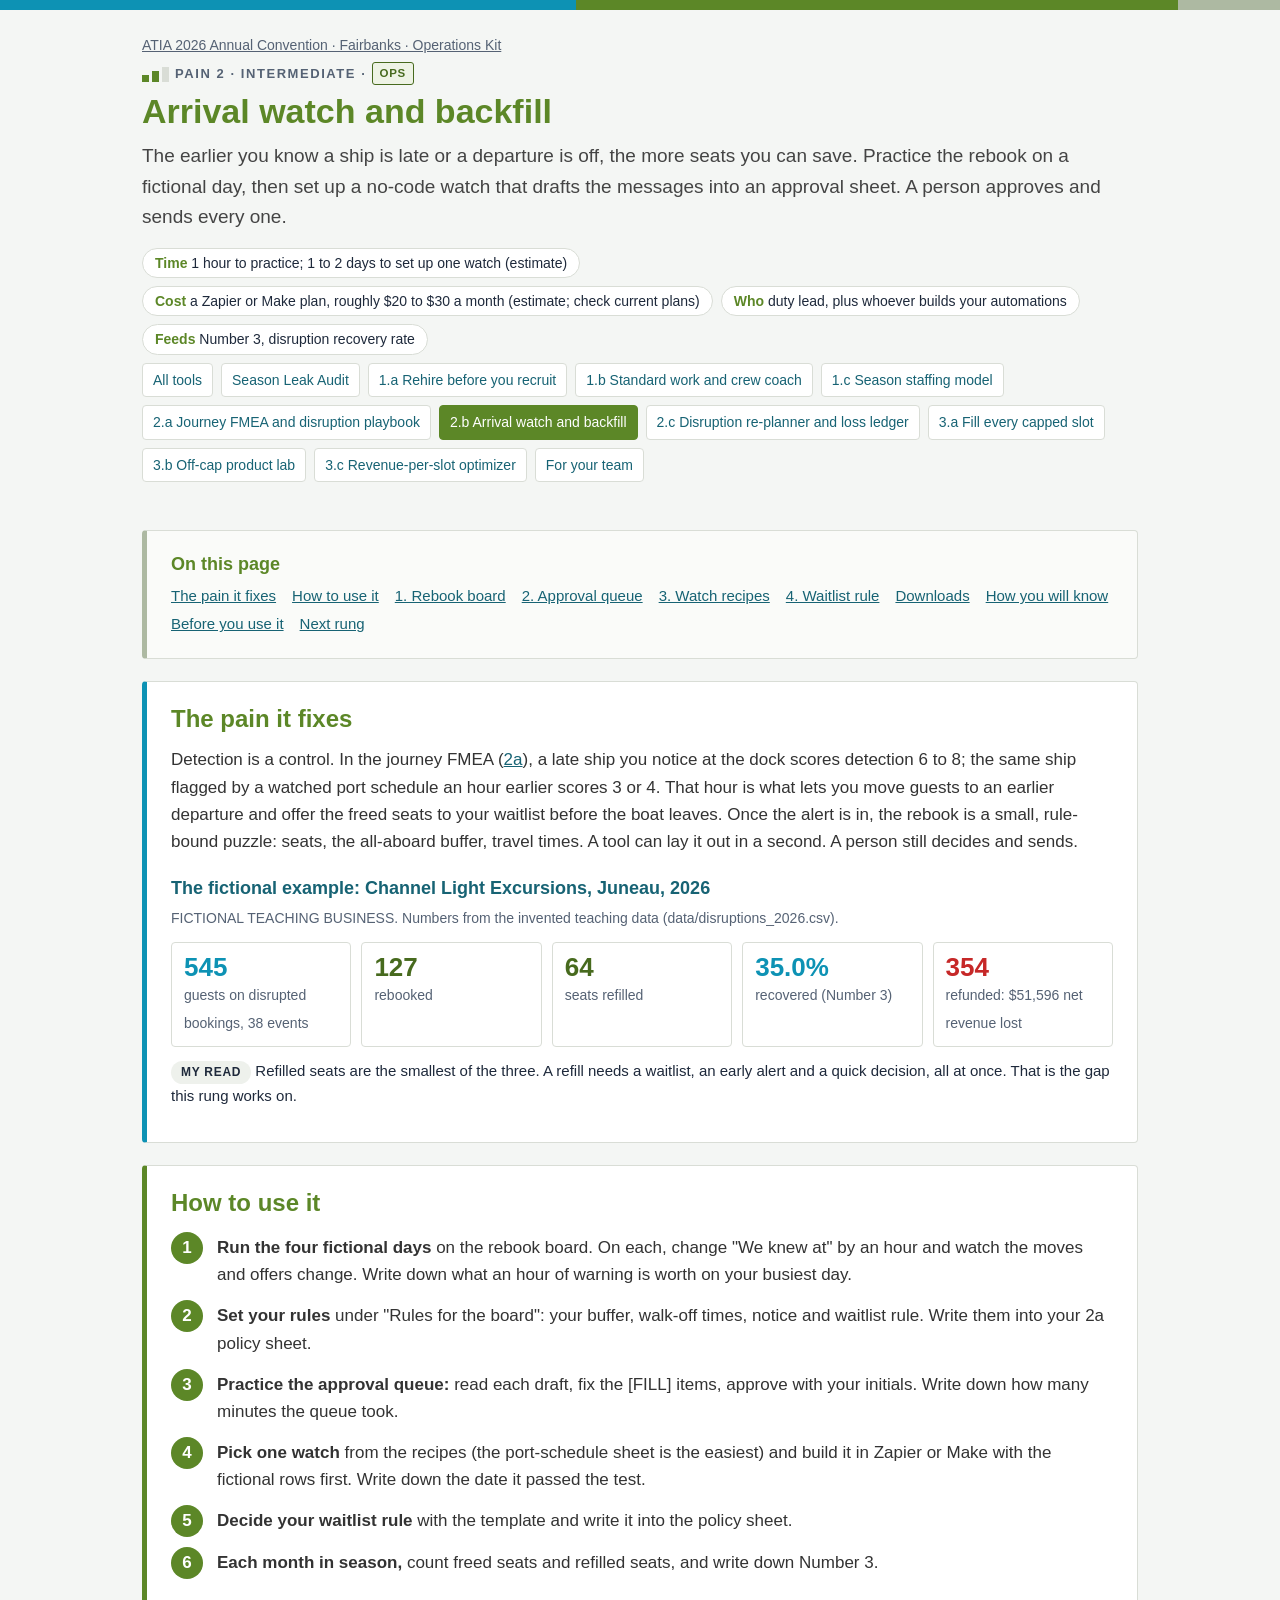
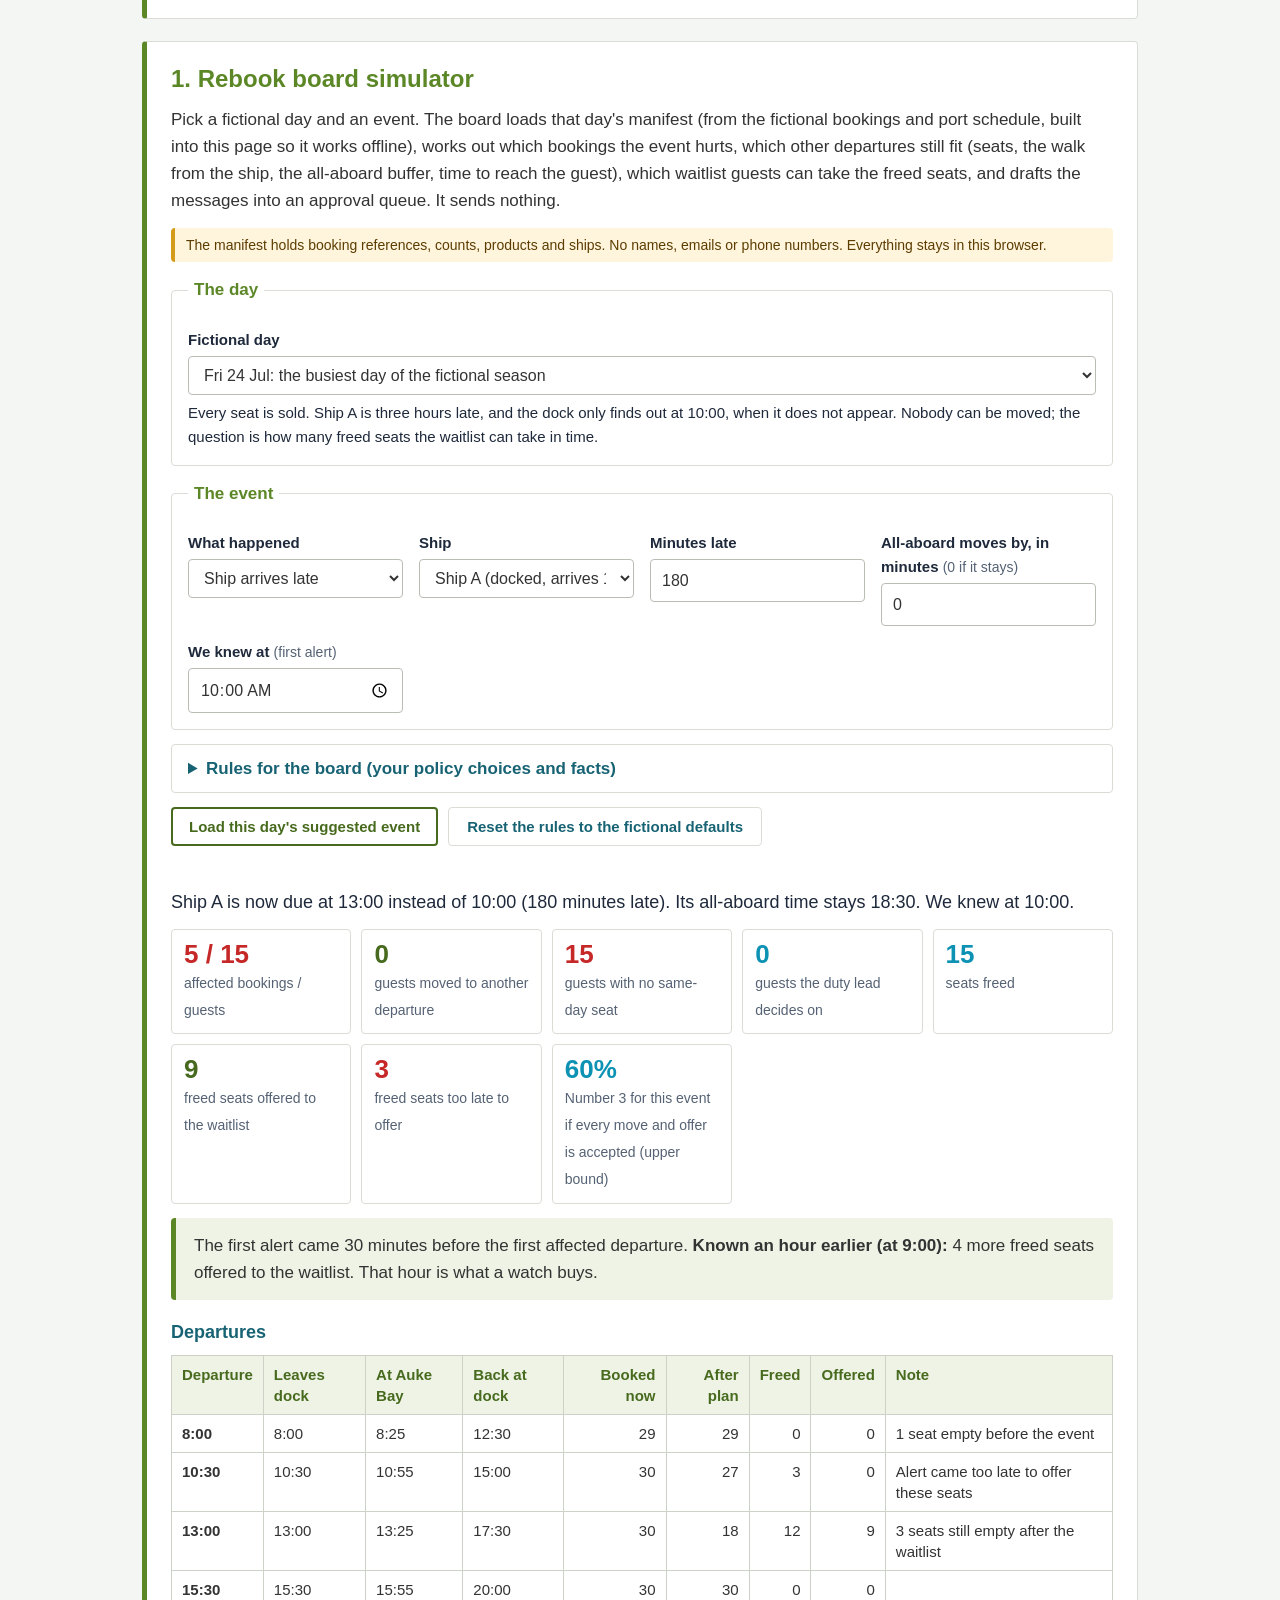
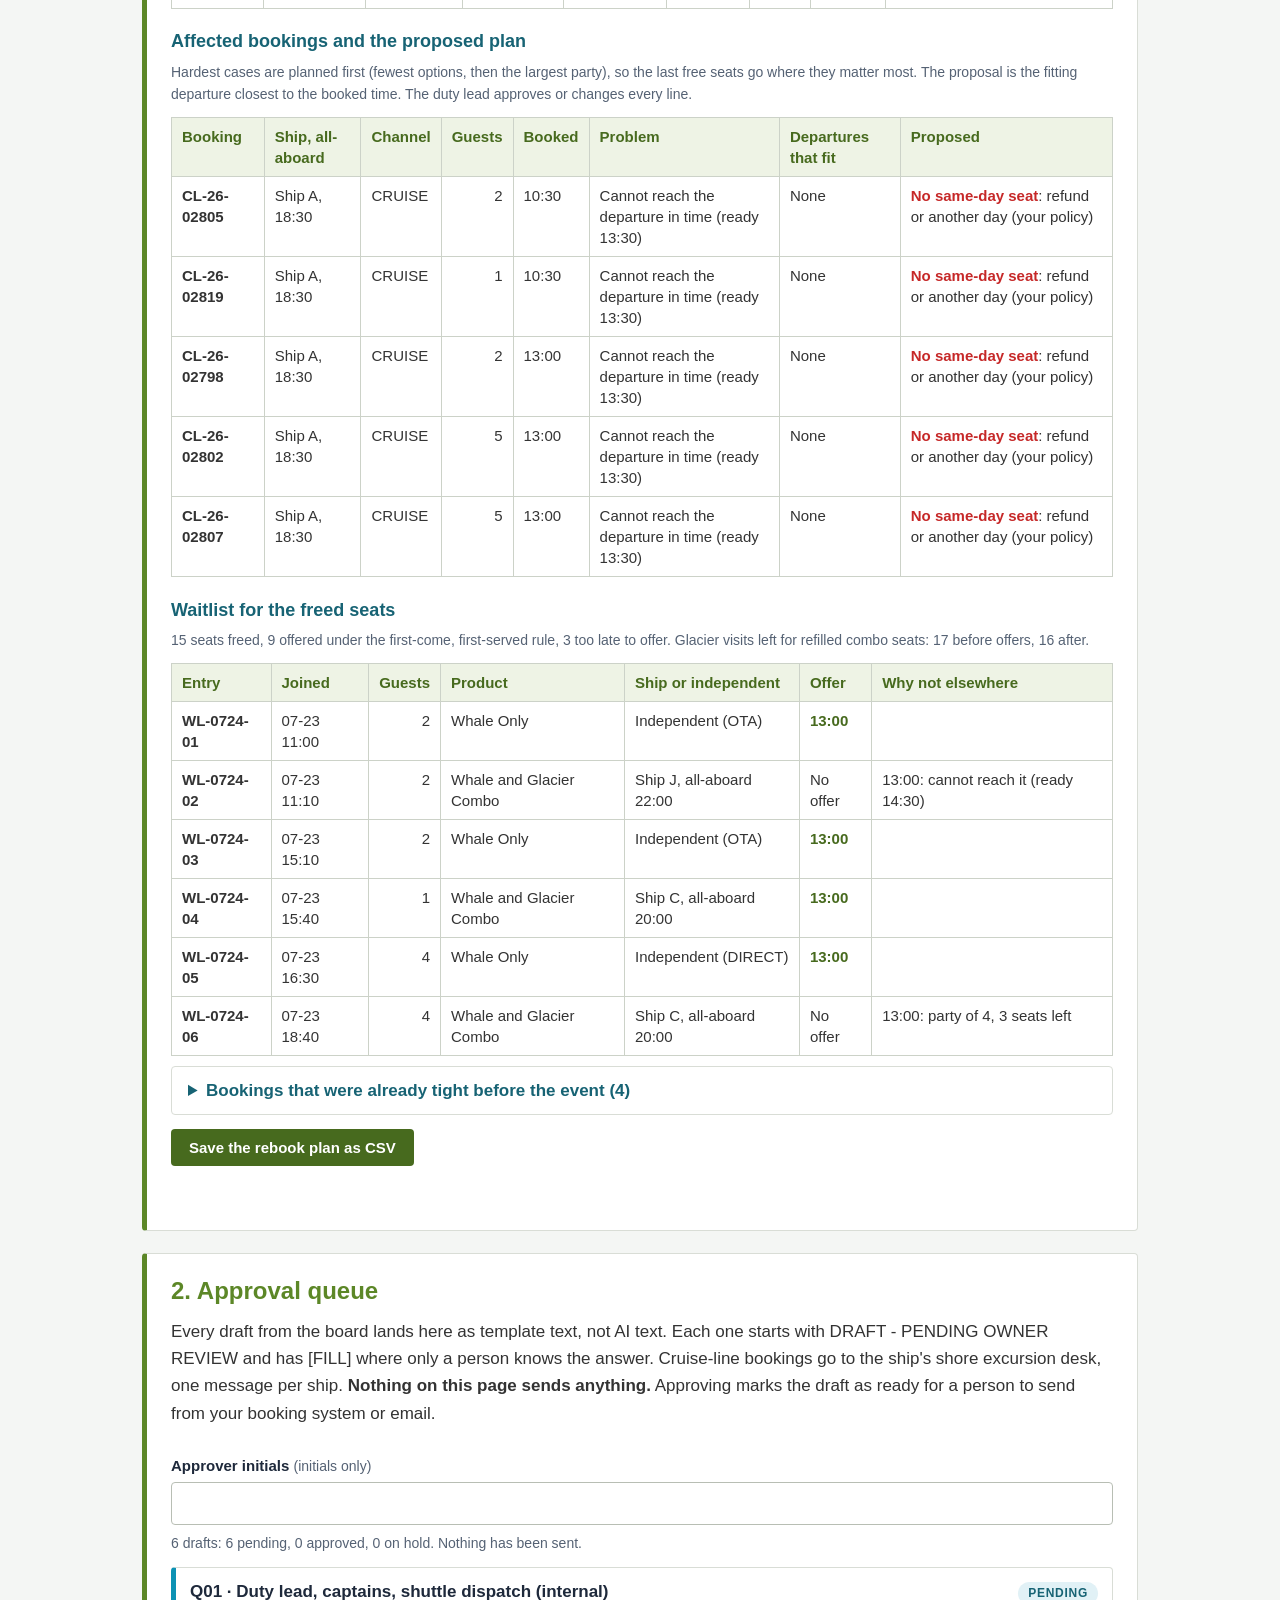
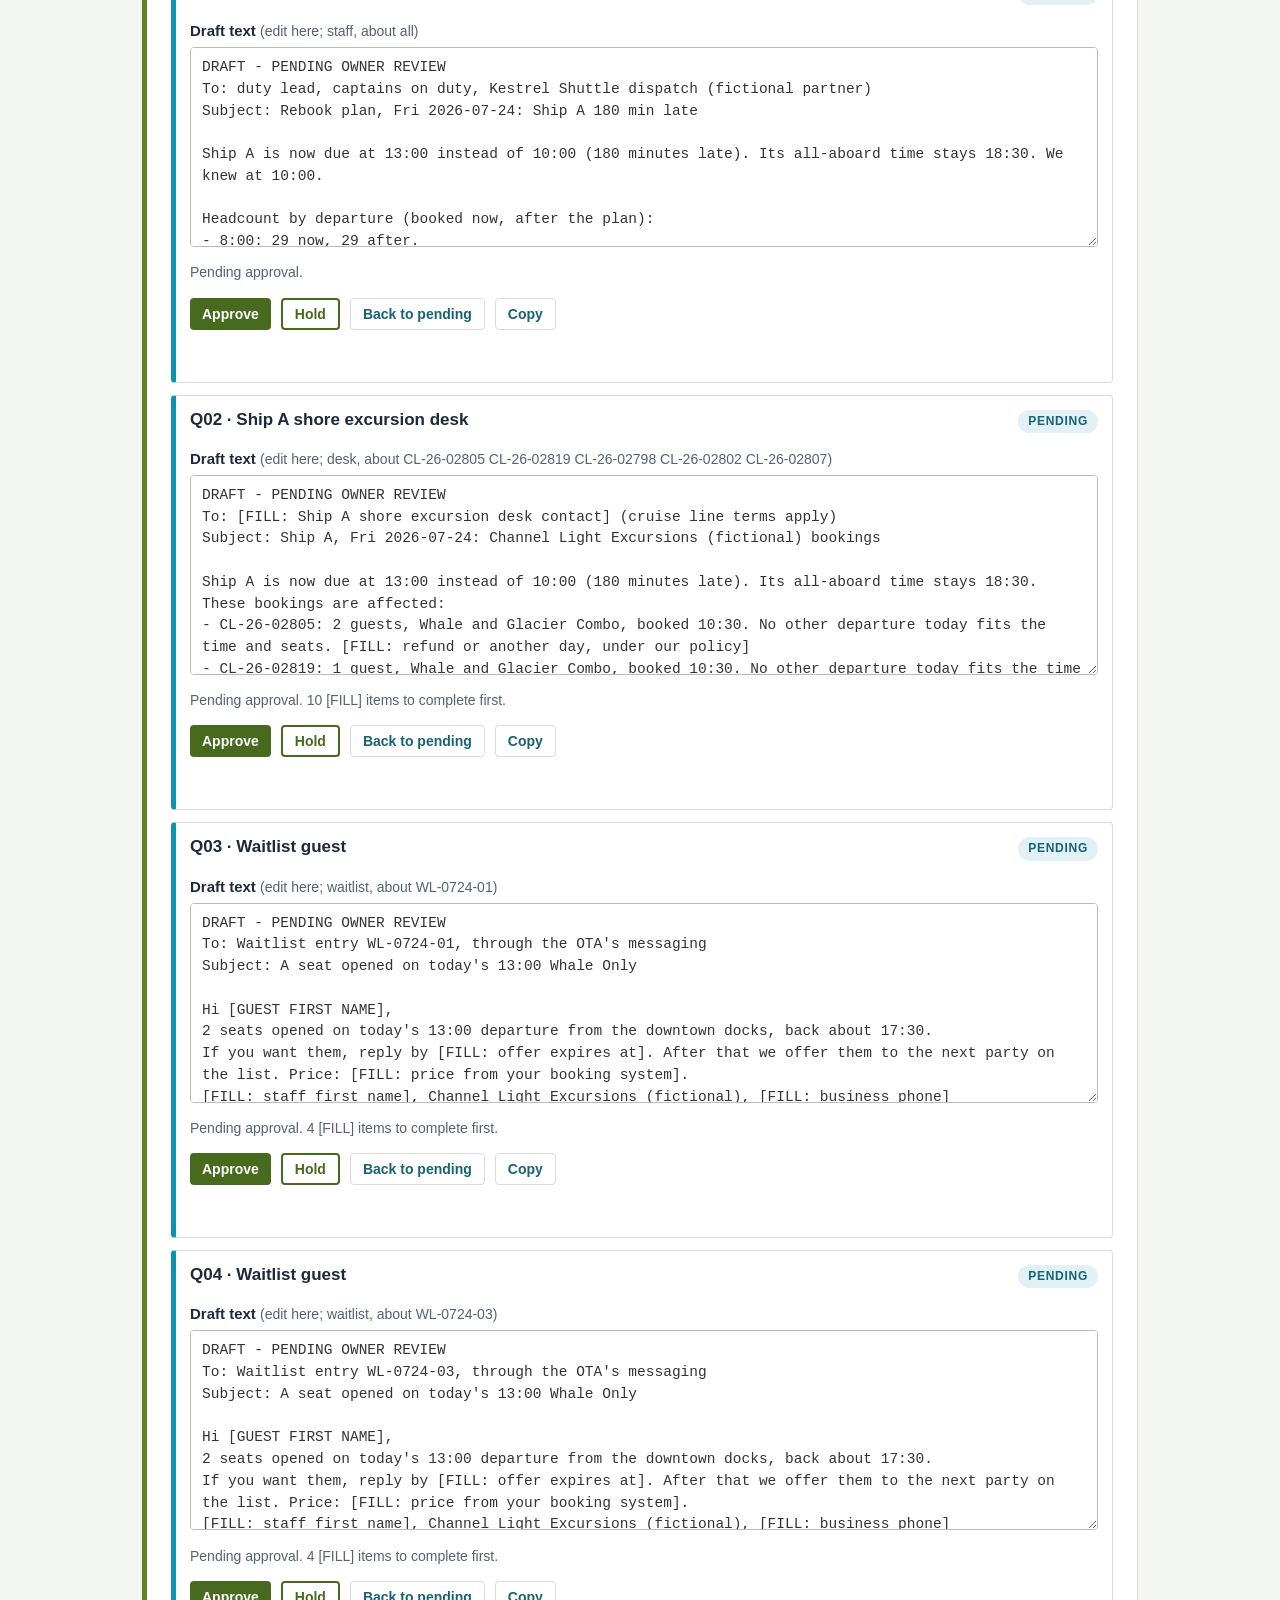
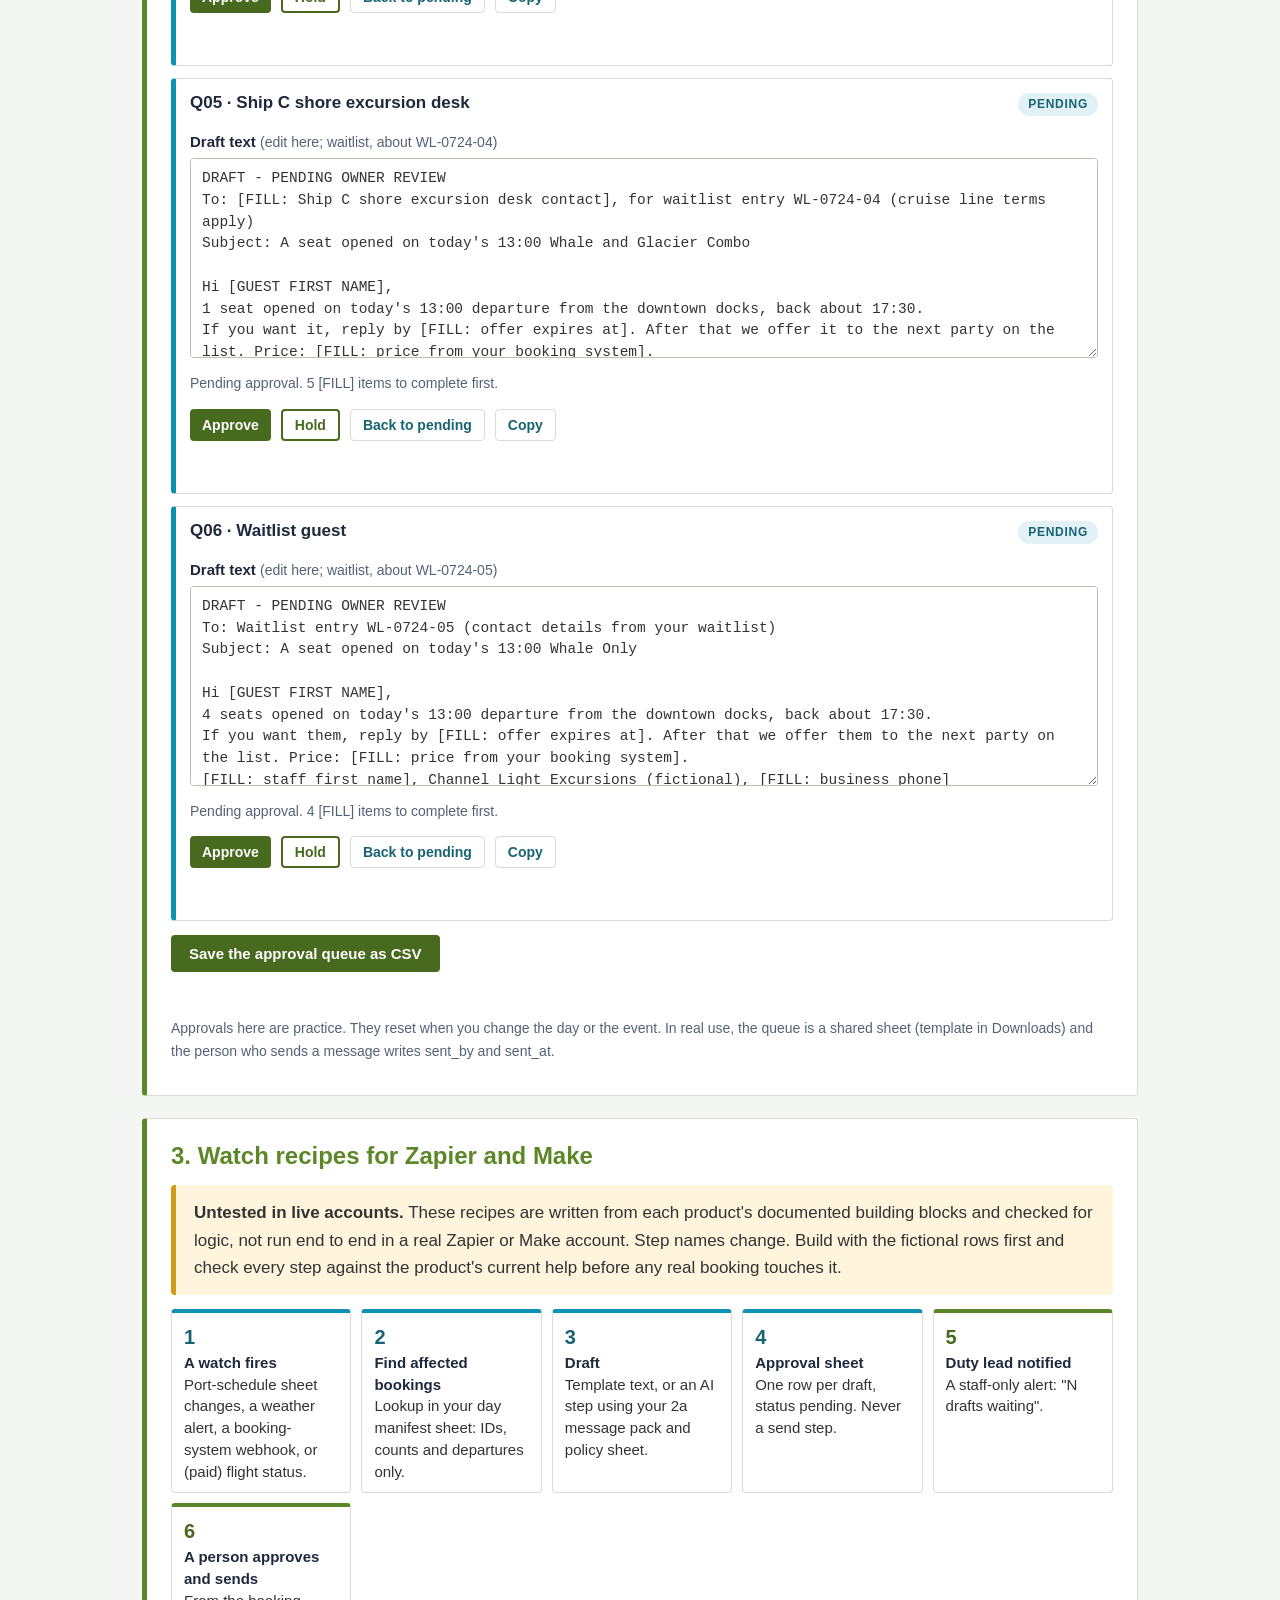
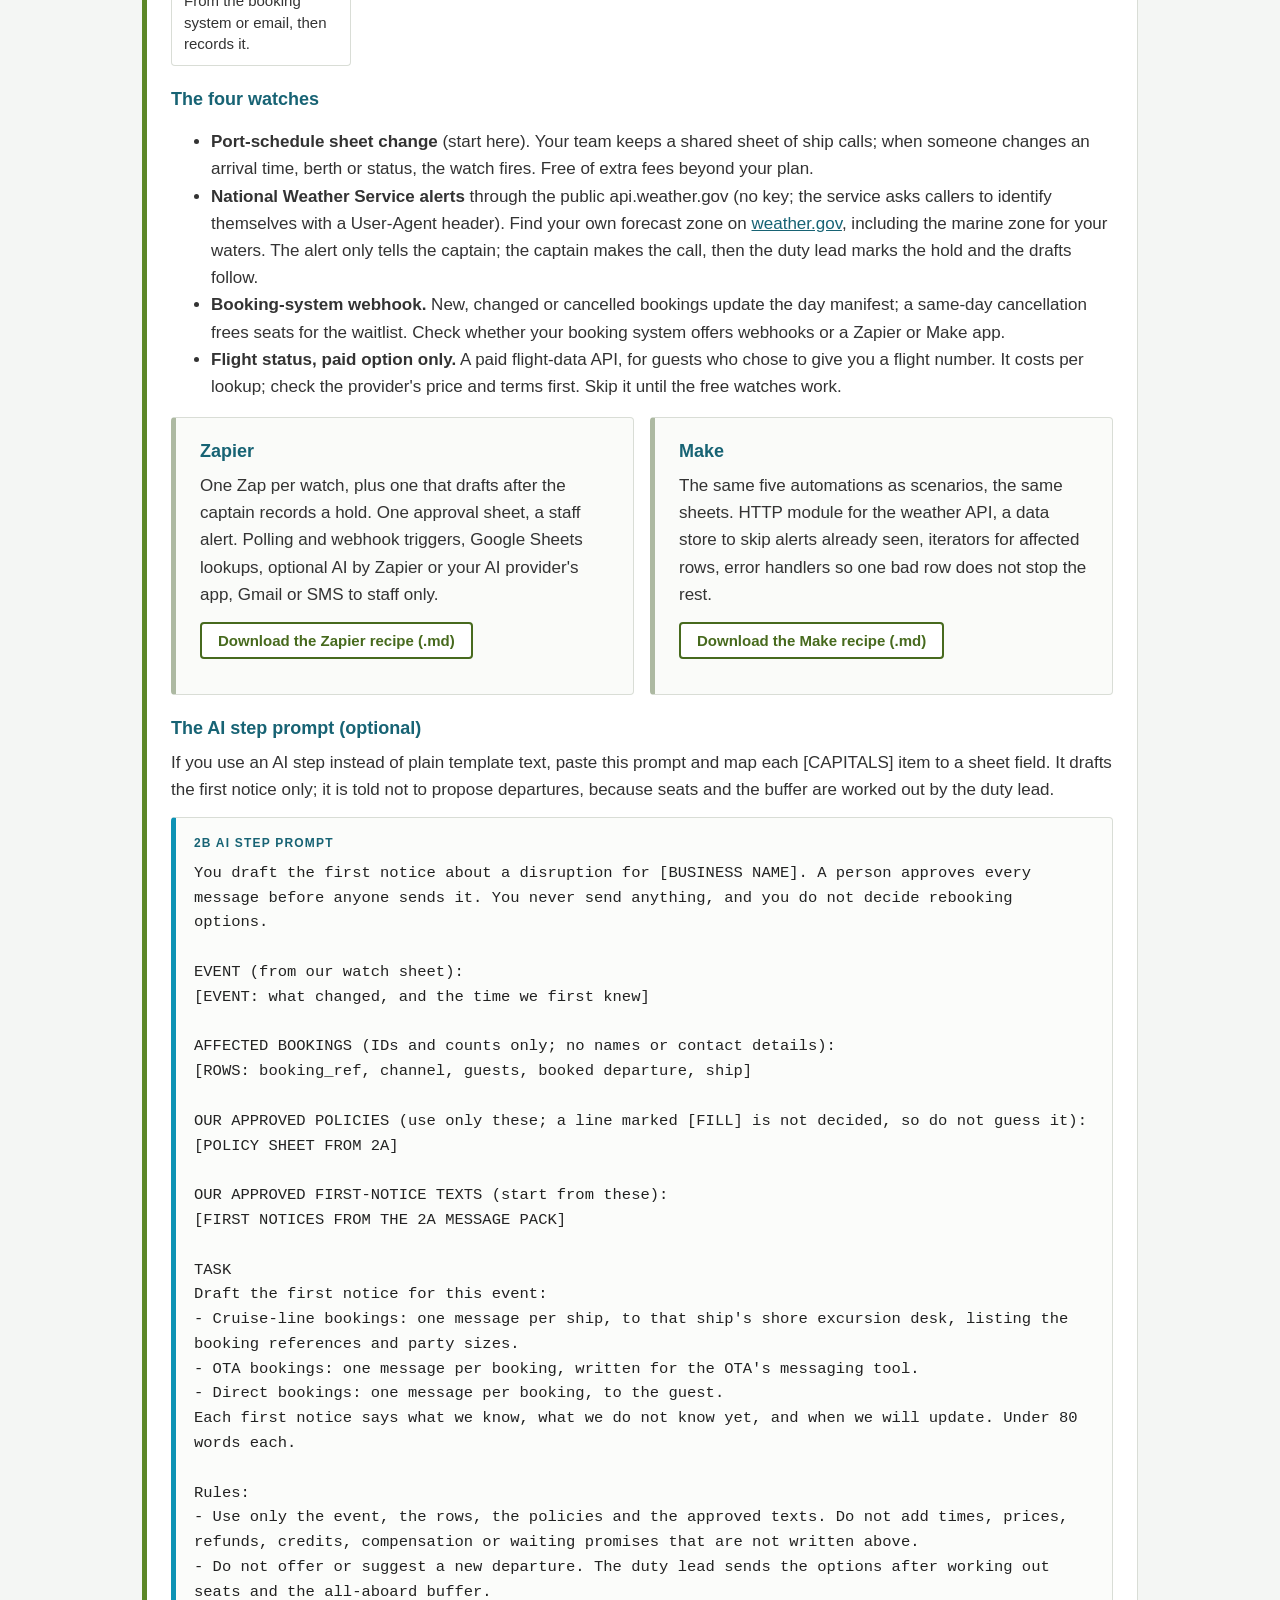
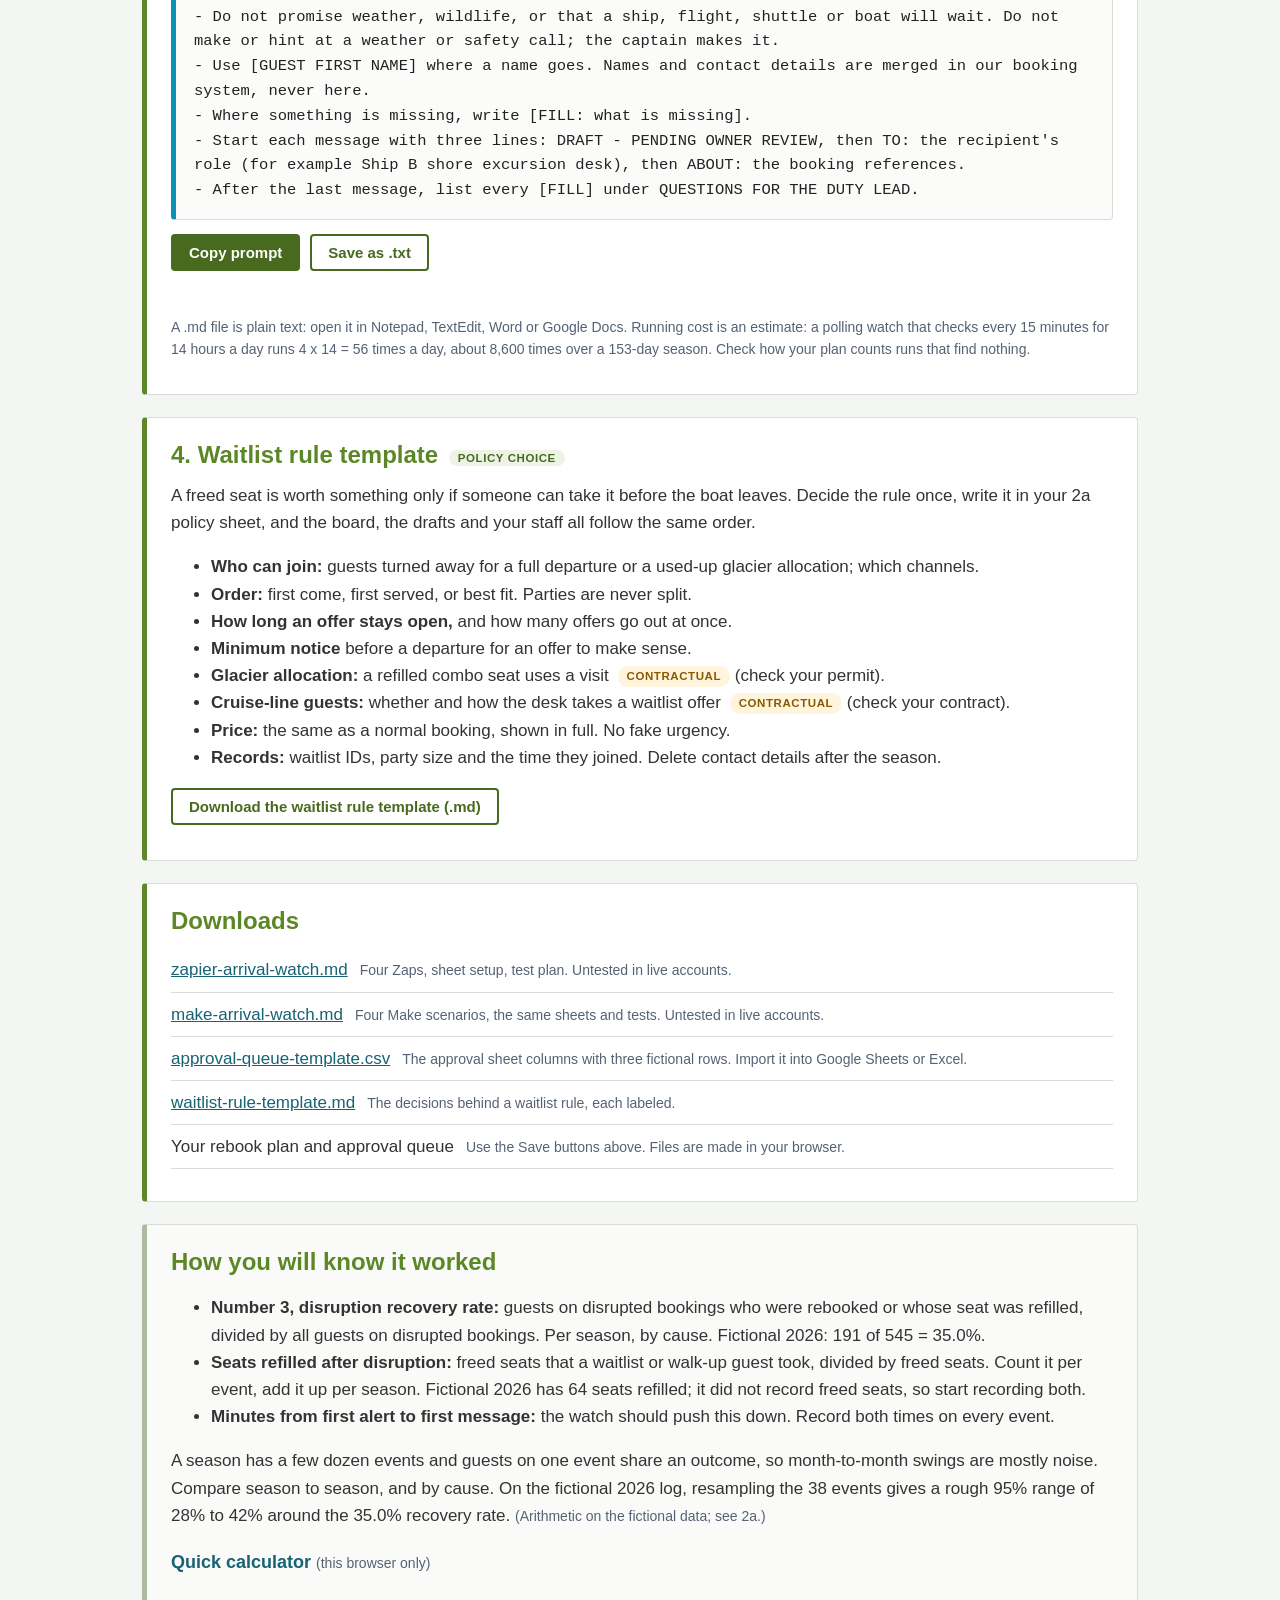
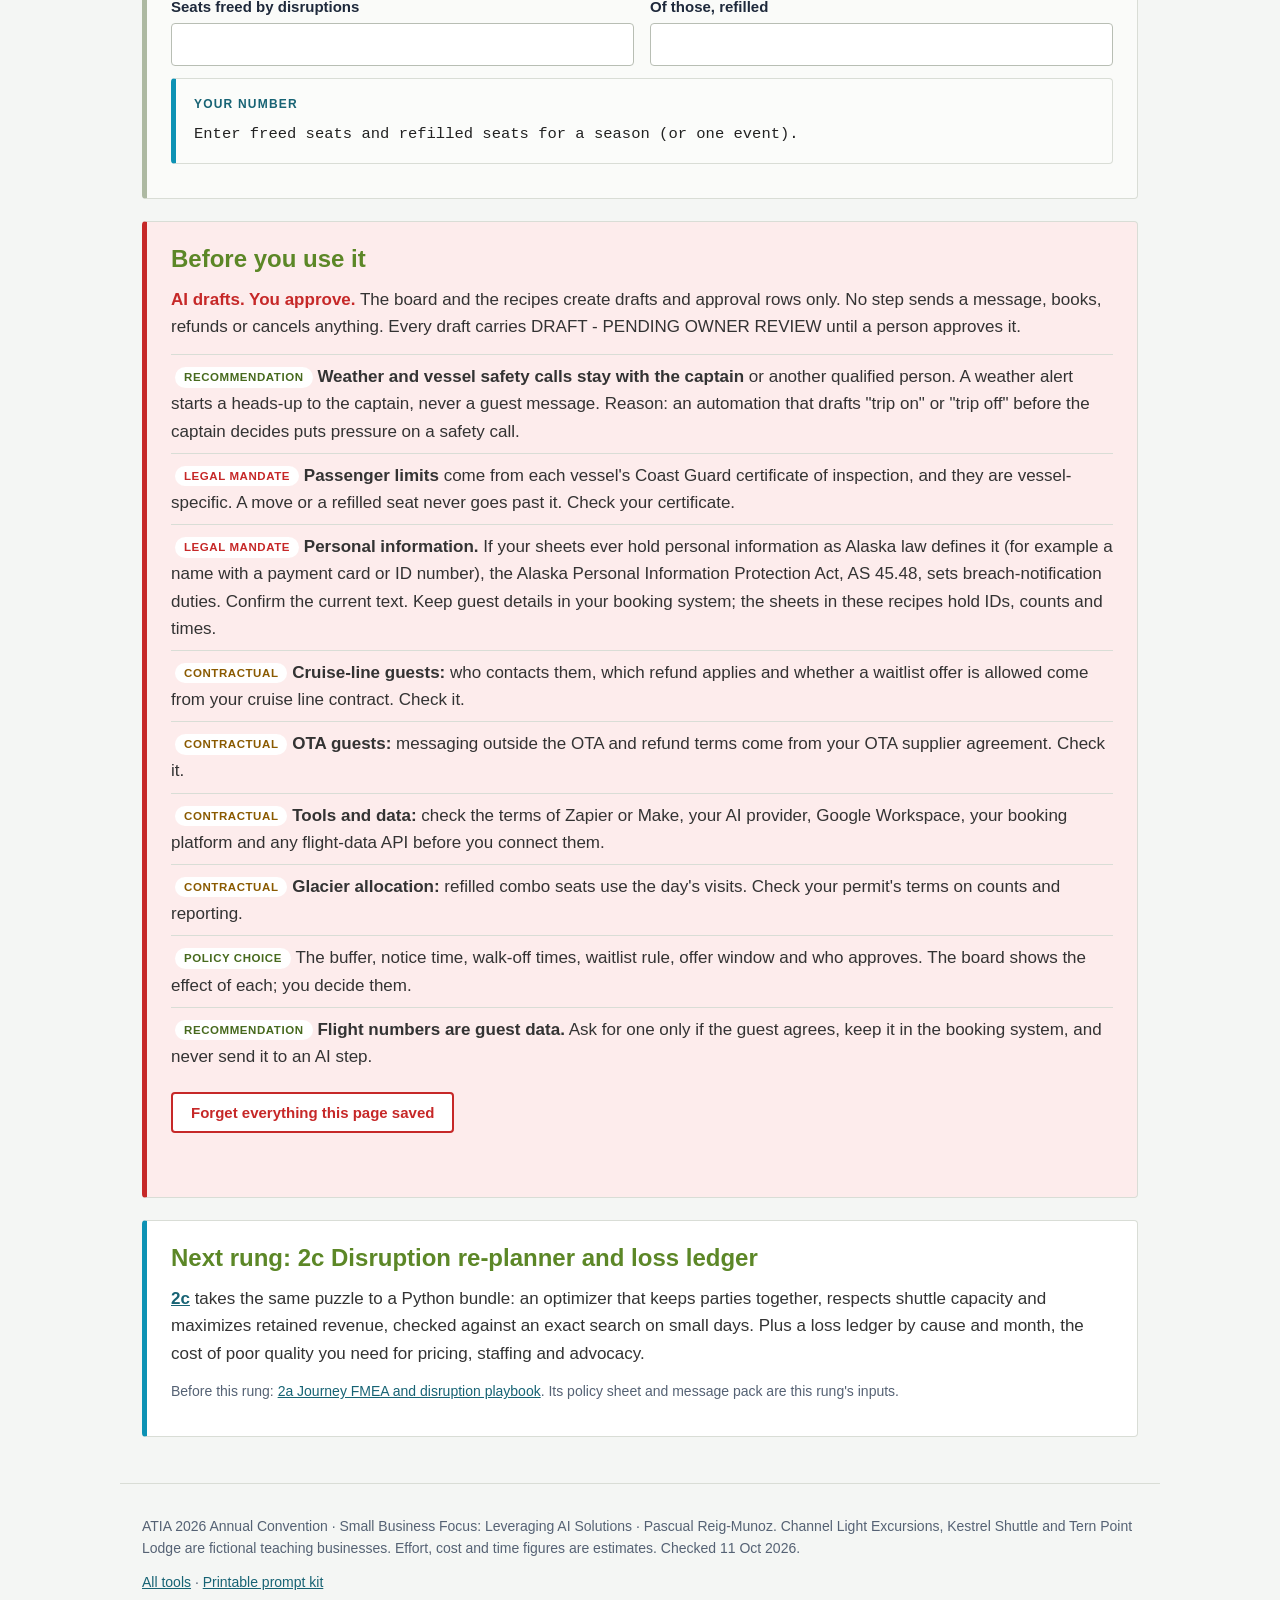
<file: 2b/index.html>
<!doctype html>
<html lang="en">
<head>
<meta charset="utf-8">
<meta name="viewport" content="width=device-width, initial-scale=1">
<meta http-equiv="Content-Security-Policy" content="default-src 'self' file:; script-src 'self' file:; style-src 'self' 'unsafe-inline' file:; img-src 'self' data: file:; connect-src 'none'; form-action 'none'; base-uri 'self'; object-src 'none'">
<title>2b Arrival watch and backfill · ATIA Operations Kit</title>
<meta name="description" content="Practice the rebook on a fictional day: who is affected, which departures still fit the all-aboard buffer, which waitlist guests can take the freed seats, and message drafts in an approval queue. Plus no-code watch recipes for Zapier and Make that only ever draft. Works in your browser; nothing you type leaves it.">
<link rel="stylesheet" href="../assets/kit.css">
<style>
  /* Page-specific styles for tool 2b. Shared styles live in ../assets/kit.css. */
  .toc{display:flex;flex-wrap:wrap;gap:4px 16px;list-style:none;padding:0;margin:4px 0 0;font-size:15px}
  .card>h2:first-child{margin-top:0}
  .reminder{font-size:14px;line-height:1.45;color:#5c3d00;background:var(--amber-t);border-left:4px solid #d49a1a;border-radius:4px;padding:7px 11px;margin:6px 0 10px}
  .myread{font-size:15px;color:var(--slate)}
  .pill.grey{background:#eef1ec;color:var(--slate)}
  .stats{display:grid;gap:10px;grid-template-columns:repeat(auto-fit,minmax(min(100%,150px),1fr));margin:12px 0}
  .stat{background:#fff;border:1px solid var(--line);border-radius:4px;padding:10px 12px}
  .stat b{display:block;font-size:26px;color:var(--teal);line-height:1.1}
  .stat span{font-size:14px;color:var(--slate-m)}
  .stat.bad b{color:var(--red)}
  .stat.good b{color:var(--green-d)}
  .fgrid{display:grid;gap:0 16px;grid-template-columns:repeat(auto-fit,minmax(min(100%,210px),1fr))}
  .fgrid>div{min-width:0}
  .chkline{display:flex;gap:8px;align-items:flex-start;font-weight:normal;font-size:15px;color:var(--ink)}
  .chkline input{width:20px;height:20px;flex:none;margin-top:2px;accent-color:var(--green)}
  .radios label{display:flex;gap:8px;align-items:flex-start;font-weight:normal;font-size:15px;margin:6px 0;color:var(--ink)}
  .radios input{width:20px;height:20px;flex:none;margin-top:2px;accent-color:var(--green)}
  .story{font-size:15px;color:var(--slate);margin:6px 0 0}
  .errors{color:var(--red);font-weight:bold}
  .errors:empty{display:none}
  .evtext{font-size:18px;color:var(--slate);margin:4px 0}
  .tablewrap{overflow-x:auto;-webkit-overflow-scrolling:touch;margin:10px 0}
  .tablewrap table td{overflow-wrap:anywhere}
  td .pill{white-space:nowrap}
  tr.cancelled td{color:var(--slate-m);text-decoration:line-through}
  tr.cancelled td:last-child{text-decoration:none}
  .act-move{color:var(--green-d);font-weight:bold}
  .act-no_seat,.act-no_call{color:var(--red);font-weight:bold}
  .act-decide{color:var(--amber);font-weight:bold}
  .lesson{margin:14px 0}
  /* approval queue */
  .qitem{border:1px solid var(--line);border-left:5px solid var(--teal);border-radius:4px;background:#fff;padding:10px 14px;margin:12px 0}
  .qitem.approved{border-left-color:var(--green)}
  .qitem.held{border-left-color:#d49a1a}
  .qhead{display:flex;flex-wrap:wrap;gap:4px 12px;align-items:baseline;justify-content:space-between}
  .qhead b{color:var(--slate)}
  .qitem textarea{font:14.5px/1.5 Consolas,"Courier New",monospace;min-height:200px}
  .qstate{font-size:14px;color:var(--slate-m);margin:6px 0 0}
  button.small{font-size:14px;padding:6px 12px}
  .flow{list-style:none;padding:0;margin:12px 0;display:grid;gap:10px;grid-template-columns:repeat(auto-fit,minmax(min(100%,180px),1fr));counter-reset:flow}
  .flow li{counter-increment:flow;background:#fff;border:1px solid var(--line);border-top:4px solid var(--teal);border-radius:4px;padding:10px 12px;font-size:15px;line-height:1.45}
  .flow li::before{content:counter(flow);display:block;font-weight:bold;color:var(--teal-d);font-size:20px}
  .flow li.person{border-top-color:var(--green)}
  .flow li.person::before{color:var(--green-d)}
  .flow b{display:block;color:var(--slate)}
  .recipe h3{margin-top:0}
  .recipe ol{padding-left:1.4em;margin:6px 0 10px}
  .recipe li{margin:0 0 8px}
  .recipe .where{display:block;font-size:14px;color:var(--slate-m)}
  .obl{list-style:none;padding:0;margin:10px 0}
  .obl li{padding:8px 0;border-top:1px solid var(--line)}
  .card.warn .lbl{background:#fff}
  .files li{flex-wrap:wrap;gap:4px 12px}
  .calc{display:grid;gap:0 16px;grid-template-columns:repeat(auto-fit,minmax(min(100%,220px),1fr))}
  .rules label{font-size:15px}
  @media(max-width:640px){
    table.stack thead{position:absolute;left:-9999px;top:auto;width:1px;height:1px;overflow:hidden}
    table.stack,table.stack tbody,table.stack tr,table.stack td{display:block;width:100%}
    table.stack{background:none}
    table.stack tr{border:1px solid #ccd2c8;border-radius:4px;margin:0 0 8px;background:#fff;padding:4px 0}
    table.stack td,table.stack td.num{border:0;padding:2px 10px;text-align:left}
    table.stack td[data-label]::before{content:attr(data-label) ": ";font-weight:bold;color:var(--green-d)}
    table.stack td:empty{display:none}
    table.stack td.il,table.stack td.il.num{display:inline-block;width:auto;padding-right:4px}
    table.stack td.hd{font-weight:bold;color:var(--slate)}
    .qitem{padding:10px}
  }
  @media print{.reminder,.qitem .btns{display:none}.qitem{break-inside:avoid}}
</style>
<script src="../assets/kit.js" defer></script>
<script src="watch-core.js" defer></script>
<script src="watch.js" defer></script>
</head>
<body data-page="2b">
<div class="band" aria-hidden="true"></div>
<header class="kit">
  <p class="crumbs"><a href="../">ATIA 2026 Annual Convention · Fairbanks · Operations Kit</a></p>
  <p class="kicker"><span class="rung r2" aria-hidden="true"><i></i><i></i><i></i></span>Pain 2 · Intermediate · <span class="focus ops">OPS</span></p>
  <h1>Arrival watch and backfill</h1>
  <p class="lede">The earlier you know a ship is late or a departure is off, the more seats you can save. Practice the rebook on a fictional day, then set up a no-code watch that drafts the messages into an approval sheet. A person approves and sends every one.</p>
  <ul class="meta">
    <li><b>Time</b> 1 hour to practice; 1 to 2 days to set up one watch (estimate)</li>
    <li><b>Cost</b> a Zapier or Make plan, roughly $20 to $30 a month (estimate; check current plans)</li>
    <li><b>Who</b> duty lead, plus whoever builds your automations</li>
    <li><b>Feeds</b> Number 3, disruption recovery rate</li>
  </ul>
  <nav class="tool-nav" data-toolnav="2b" aria-label="All tools"></nav>
</header>

<main class="kit">
  <noscript><p class="callout amber">The rebook board needs JavaScript. The recipes, templates and safety notes below work without it.</p></noscript>

  <nav class="card note" aria-labelledby="toc-h">
    <h2 id="toc-h" style="font-size:18px">On this page</h2>
    <ul class="toc">
      <li><a href="#why">The pain it fixes</a></li>
      <li><a href="#how">How to use it</a></li>
      <li><a href="#board">1. Rebook board</a></li>
      <li><a href="#queue">2. Approval queue</a></li>
      <li><a href="#recipes">3. Watch recipes</a></li>
      <li><a href="#waitlist">4. Waitlist rule</a></li>
      <li><a href="#files">Downloads</a></li>
      <li><a href="#measure">How you will know</a></li>
      <li><a href="#safe">Before you use it</a></li>
      <li><a href="#next">Next rung</a></li>
    </ul>
  </nav>

  <section class="card teal" aria-labelledby="why">
    <h2 id="why">The pain it fixes</h2>
    <p>Detection is a control. In the journey FMEA (<a href="../2a/">2a</a>), a late ship you notice at the dock scores detection 6 to 8; the same ship flagged by a watched port schedule an hour earlier scores 3 or 4. That hour is what lets you move guests to an earlier departure and offer the freed seats to your waitlist before the boat leaves. Once the alert is in, the rebook is a small, rule-bound puzzle: seats, the all-aboard buffer, travel times. A tool can lay it out in a second. A person still decides and sends.</p>
    <h3>The fictional example: Channel Light Excursions, Juneau, 2026</h3>
    <p class="hint">FICTIONAL TEACHING BUSINESS. Numbers from the invented teaching data (data/disruptions_2026.csv).</p>
    <div class="stats">
      <div class="stat"><b>545</b><span>guests on disrupted bookings, 38 events</span></div>
      <div class="stat good"><b>127</b><span>rebooked</span></div>
      <div class="stat good"><b>64</b><span>seats refilled</span></div>
      <div class="stat"><b>35.0%</b><span>recovered (Number 3)</span></div>
      <div class="stat bad"><b>354</b><span>refunded: $51,596 net revenue lost</span></div>
    </div>
    <p class="myread"><span class="pill grey">My read</span> Refilled seats are the smallest of the three. A refill needs a waitlist, an early alert and a quick decision, all at once. That is the gap this rung works on.</p>
  </section>

  <section class="card" aria-labelledby="how">
    <h2 id="how">How to use it</h2>
    <ol class="steps">
      <li><b>Run the four fictional days</b> on the rebook board. On each, change "We knew at" by an hour and watch the moves and offers change. Write down what an hour of warning is worth on your busiest day.</li>
      <li><b>Set your rules</b> under "Rules for the board": your buffer, walk-off times, notice and waitlist rule. Write them into your 2a policy sheet.</li>
      <li><b>Practice the approval queue:</b> read each draft, fix the [FILL] items, approve with your initials. Write down how many minutes the queue took.</li>
      <li><b>Pick one watch</b> from the recipes (the port-schedule sheet is the easiest) and build it in Zapier or Make with the fictional rows first. Write down the date it passed the test.</li>
      <li><b>Decide your waitlist rule</b> with the template and write it into the policy sheet.</li>
      <li><b>Each month in season,</b> count freed seats and refilled seats, and write down Number 3.</li>
    </ol>
  </section>

  <!-- 1. BOARD -->
  <section class="card" aria-labelledby="board">
    <h2 id="board">1. Rebook board simulator</h2>
    <p>Pick a fictional day and an event. The board loads that day's manifest (from the fictional bookings and port schedule, built into this page so it works offline), works out which bookings the event hurts, which other departures still fit (seats, the walk from the ship, the all-aboard buffer, time to reach the guest), which waitlist guests can take the freed seats, and drafts the messages into an approval queue. It sends nothing.</p>
    <p class="reminder">The manifest holds booking references, counts, products and ships. No names, emails or phone numbers. Everything stays in this browser.</p>
    <form id="board-form" novalidate>
      <fieldset>
        <legend>The day</legend>
        <label for="b-day">Fictional day</label>
        <select id="b-day" name="day"></select>
        <p class="story" id="b-story"></p>
      </fieldset>
      <fieldset>
        <legend>The event</legend>
        <div class="fgrid">
          <div><label for="b-type">What happened</label><select id="b-type" name="type"></select></div>
          <div id="w-ship"><label for="b-ship">Ship</label><select id="b-ship" name="ship"></select></div>
          <div id="w-dep"><label for="b-dep">Departure</label><select id="b-dep" name="departure"></select></div>
          <div id="w-min"><label for="b-min" id="b-min-l">Minutes late</label><input type="number" id="b-min" name="minutes" min="1" max="600" step="5" inputmode="numeric"></div>
          <div id="w-shift"><label for="b-shift">All-aboard moves by, in minutes <small>(0 if it stays)</small></label><input type="number" id="b-shift" name="allaboardShift" min="-240" max="240" step="5" inputmode="numeric"></div>
          <div><label for="b-known">We knew at <small>(first alert)</small></label><input type="time" id="b-known" name="knownAt" step="300"></div>
        </div>
        <div id="w-cancel"><label class="chkline" for="b-cancel"><input type="checkbox" id="b-cancel" name="cancel"> The captain cancelled the departure (otherwise it is held for the minutes above)</label></div>
      </fieldset>
      <details class="rules">
        <summary>Rules for the board (your policy choices and facts)</summary>
        <div class="fgrid">
          <div><label for="p-seats">Seats per departure <span class="lbl legal">Legal mandate</span></label><input type="number" id="p-seats" name="seats" min="1" max="200" inputmode="numeric">
            <span class="hint">The vessel's Coast Guard certificate of inspection sets the passenger limit; it is vessel-specific. Check your certificate. The board never fills past this number.</span></div>
          <div><label for="p-buffer">All-aboard buffer, minutes <span class="lbl">Policy choice</span></label><input type="number" id="p-buffer" name="bufferMin" min="0" max="240" inputmode="numeric">
            <span class="hint">Back at the dock at least this long before the ship's all-aboard.</span></div>
          <div><label for="p-notice">Minimum notice for a move or a waitlist offer, minutes <span class="lbl">Policy choice</span></label><input type="number" id="p-notice" name="noticeMin" min="0" max="600" inputmode="numeric">
            <span class="hint">Time to draft, approve, reach the guest and get them to the dock.</span></div>
          <div><label for="p-walkdock">Ship arrival to our meeting point, docked ship, minutes <span class="lbl">Policy choice</span></label><input type="number" id="p-walkdock" name="walkDock" min="0" max="240" inputmode="numeric"></div>
          <div><label for="p-walkanchor">Ship arrival to our meeting point, ship at anchor (tender), minutes <span class="lbl">Policy choice</span></label><input type="number" id="p-walkanchor" name="walkAnchor" min="0" max="300" inputmode="numeric"></div>
          <div><label for="p-alloc">Glacier allocation, guest visits per day <span class="lbl contract">Contractual</span></label><input type="number" id="p-alloc" name="allocation" min="0" max="10000" inputmode="numeric">
            <span class="hint">From your permit. A refilled combo seat uses a visit; a guest moved within the day does not.</span></div>
          <div><label for="p-tour">Trip length, dock to dock, minutes <small>(your fact)</small></label><input type="number" id="p-tour" name="tourMin" min="30" max="720" inputmode="numeric"></div>
          <div><label for="p-shuttle">Shuttle, dock to Auke Bay, minutes <small>(your fact)</small></label><input type="number" id="p-shuttle" name="shuttleMin" min="0" max="180" inputmode="numeric"></div>
        </div>
        <fieldset class="radios">
          <legend>Waitlist rule <span class="lbl">Policy choice</span></legend>
          <label for="p-wl-fifo"><input type="radio" id="p-wl-fifo" name="waitlistRule" value="fifo"> First come, first served, by the time they joined</label>
          <label for="p-wl-best"><input type="radio" id="p-wl-best" name="waitlistRule" value="bestfit"> Best fit: the largest party that fits the freed seats first, then by time joined</label>
        </fieldset>
        <p class="hint">Parties are never split. Fictional defaults: 30 seats, 60-minute buffer, 45 minutes notice, 30 minutes from a docked ship, 60 from a ship at anchor, 100 glacier visits a day, about 4.5 hours dock to dock, 25 minutes to Auke Bay.</p>
      </details>
      <div>
        <div class="btns">
          <button type="button" class="secondary" id="b-suggest">Load this day's suggested event</button>
          <button type="button" class="ghost" id="b-reset">Reset the rules to the fictional defaults</button>
        </div>
        <p class="status" role="status" aria-live="polite" id="st-board"></p>
      </div>
    </form>
    <p class="errors" id="b-errors" role="alert"></p>

    <div id="b-result" aria-live="polite">
      <p class="evtext" id="b-event"></p>
      <div class="stats" id="b-stats"></div>
      <div class="callout green lesson" id="b-lesson"></div>
      <p class="hint" id="b-warn"></p>

      <h3 id="deps-h">Departures</h3>
      <div class="tablewrap">
        <table class="stack" aria-labelledby="deps-h">
          <thead><tr><th scope="col">Departure</th><th scope="col">Leaves dock</th><th scope="col">At Auke Bay</th><th scope="col">Back at dock</th><th scope="col" class="num">Booked now</th><th scope="col" class="num">After plan</th><th scope="col" class="num">Freed</th><th scope="col" class="num">Offered</th><th scope="col">Note</th></tr></thead>
          <tbody id="b-deps"></tbody>
        </table>
      </div>

      <h3 id="aff-h">Affected bookings and the proposed plan</h3>
      <p class="hint">Hardest cases are planned first (fewest options, then the largest party), so the last free seats go where they matter most. The proposal is the fitting departure closest to the booked time. The duty lead approves or changes every line.</p>
      <div class="tablewrap">
        <table class="stack" aria-labelledby="aff-h">
          <thead><tr><th scope="col">Booking</th><th scope="col">Ship, all-aboard</th><th scope="col">Channel</th><th scope="col" class="num">Guests</th><th scope="col">Booked</th><th scope="col">Problem</th><th scope="col">Departures that fit</th><th scope="col">Proposed</th></tr></thead>
          <tbody id="b-aff"></tbody>
        </table>
      </div>

      <h3 id="wl-h">Waitlist for the freed seats</h3>
      <p class="hint" id="b-wl-note"></p>
      <div class="tablewrap">
        <table class="stack" aria-labelledby="wl-h">
          <thead><tr><th scope="col">Entry</th><th scope="col">Joined</th><th scope="col" class="num">Guests</th><th scope="col">Product</th><th scope="col">Ship or independent</th><th scope="col">Offer</th><th scope="col">Why not elsewhere</th></tr></thead>
          <tbody id="b-wl"></tbody>
        </table>
      </div>

      <details id="b-gaps-d">
        <summary id="b-gaps-s">Bookings that were already tight before the event</summary>
        <p>These bookings already break your rules on this day with no event at all: the guest cannot walk from the ship in time, or the trip comes back inside the all-aboard buffer. The fictional booking system sold them anyway. <span class="pill grey">My read</span> That is a prevention gap, not bad luck: a booking rule that refuses the sale scores detection 1 in the 2a FMEA.</p>
        <div class="tablewrap">
          <table class="stack">
            <thead><tr><th scope="col">Booking</th><th scope="col">Ship</th><th scope="col">Booked</th><th scope="col" class="num">Guests</th><th scope="col">Problem</th></tr></thead>
            <tbody id="b-gaps"></tbody>
          </table>
        </div>
      </details>

      <div>
        <div class="btns">
          <button type="button" id="b-plan-csv">Save the rebook plan as CSV</button>
        </div>
        <p class="status" role="status" aria-live="polite" id="st-plan"></p>
      </div>
    </div>
  </section>

  <!-- 2. QUEUE -->
  <section class="card" aria-labelledby="queue">
    <h2 id="queue">2. Approval queue</h2>
    <p>Every draft from the board lands here as template text, not AI text. Each one starts with DRAFT - PENDING OWNER REVIEW and has [FILL] where only a person knows the answer. Cruise-line bookings go to the ship's shore excursion desk, one message per ship. <b>Nothing on this page sends anything.</b> Approving marks the draft as ready for a person to send from your booking system or email.</p>
    <div class="fgrid">
      <div><label for="q-initials">Approver initials <small>(initials only)</small></label><input type="text" id="q-initials" maxlength="4" autocomplete="off" autocapitalize="characters" spellcheck="false"></div>
    </div>
    <p class="hint" id="q-sum" aria-live="polite"></p>
    <div id="q-list"></div>
    <div>
      <div class="btns">
        <button type="button" id="q-csv">Save the approval queue as CSV</button>
      </div>
      <p class="status" role="status" aria-live="polite" id="st-queue"></p>
    </div>
    <p class="hint">Approvals here are practice. They reset when you change the day or the event. In real use, the queue is a shared sheet (template in Downloads) and the person who sends a message writes sent_by and sent_at.</p>
  </section>

  <!-- 3. RECIPES -->
  <section class="card" aria-labelledby="recipes">
    <h2 id="recipes">3. Watch recipes for Zapier and Make</h2>
    <p class="callout amber"><strong>Untested in live accounts.</strong> These recipes are written from each product's documented building blocks and checked for logic, not run end to end in a real Zapier or Make account. Step names change. Build with the fictional rows first and check every step against the product's current help before any real booking touches it.</p>
    <ol class="flow">
      <li><b>A watch fires</b>Port-schedule sheet changes, a weather alert, a booking-system webhook, or (paid) flight status.</li>
      <li><b>Find affected bookings</b>Lookup in your day manifest sheet: IDs, counts and departures only.</li>
      <li><b>Draft</b>Template text, or an AI step using your 2a message pack and policy sheet.</li>
      <li><b>Approval sheet</b>One row per draft, status pending. Never a send step.</li>
      <li class="person"><b>Duty lead notified</b>A staff-only alert: "N drafts waiting".</li>
      <li class="person"><b>A person approves and sends</b>From the booking system or email, then records it.</li>
    </ol>
    <h3>The four watches</h3>
    <ul>
      <li><b>Port-schedule sheet change</b> (start here). Your team keeps a shared sheet of ship calls; when someone changes an arrival time, berth or status, the watch fires. Free of extra fees beyond your plan.</li>
      <li><b>National Weather Service alerts</b> through the public api.weather.gov (no key; the service asks callers to identify themselves with a User-Agent header). Find your own forecast zone on <a href="https://www.weather.gov/" target="_blank" rel="noopener">weather.gov</a>, including the marine zone for your waters. The alert only tells the captain; the captain makes the call, then the duty lead marks the hold and the drafts follow.</li>
      <li><b>Booking-system webhook.</b> New, changed or cancelled bookings update the day manifest; a same-day cancellation frees seats for the waitlist. Check whether your booking system offers webhooks or a Zapier or Make app.</li>
      <li><b>Flight status, paid option only.</b> A paid flight-data API, for guests who chose to give you a flight number. It costs per lookup; check the provider's price and terms first. Skip it until the free watches work.</li>
    </ul>
    <div class="grid two">
      <div class="card recipe note" style="margin:0">
        <h3>Zapier</h3>
        <p>One Zap per watch, plus one that drafts after the captain records a hold. One approval sheet, a staff alert. Polling and webhook triggers, Google Sheets lookups, optional AI by Zapier or your AI provider's app, Gmail or SMS to staff only.</p>
        <p><a class="button secondary" href="zapier-arrival-watch.md" download>Download the Zapier recipe (.md)</a></p>
      </div>
      <div class="card recipe note" style="margin:0">
        <h3>Make</h3>
        <p>The same five automations as scenarios, the same sheets. HTTP module for the weather API, a data store to skip alerts already seen, iterators for affected rows, error handlers so one bad row does not stop the rest.</p>
        <p><a class="button secondary" href="make-arrival-watch.md" download>Download the Make recipe (.md)</a></p>
      </div>
    </div>
    <h3 id="ai-h">The AI step prompt (optional)</h3>
    <p>If you use an AI step instead of plain template text, paste this prompt and map each [CAPITALS] item to a sheet field. It drafts the first notice only; it is told not to propose departures, because seats and the buffer are worked out by the duty lead.</p>
    <div class="output">
      <p class="label">2b AI step prompt</p>
      <pre id="ai-prompt" tabindex="0" aria-labelledby="ai-h">You draft the first notice about a disruption for [BUSINESS NAME]. A person approves every message before anyone sends it. You never send anything, and you do not decide rebooking options.

EVENT (from our watch sheet):
[EVENT: what changed, and the time we first knew]

AFFECTED BOOKINGS (IDs and counts only; no names or contact details):
[ROWS: booking_ref, channel, guests, booked departure, ship]

OUR APPROVED POLICIES (use only these; a line marked [FILL] is not decided, so do not guess it):
[POLICY SHEET FROM 2A]

OUR APPROVED FIRST-NOTICE TEXTS (start from these):
[FIRST NOTICES FROM THE 2A MESSAGE PACK]

TASK
Draft the first notice for this event:
- Cruise-line bookings: one message per ship, to that ship's shore excursion desk, listing the booking references and party sizes.
- OTA bookings: one message per booking, written for the OTA's messaging tool.
- Direct bookings: one message per booking, to the guest.
Each first notice says what we know, what we do not know yet, and when we will update. Under 80 words each.

Rules:
- Use only the event, the rows, the policies and the approved texts. Do not add times, prices, refunds, credits, compensation or waiting promises that are not written above.
- Do not offer or suggest a new departure. The duty lead sends the options after working out seats and the all-aboard buffer.
- Do not promise weather, wildlife, or that a ship, flight, shuttle or boat will wait. Do not make or hint at a weather or safety call; the captain makes it.
- Use [GUEST FIRST NAME] where a name goes. Names and contact details are merged in our booking system, never here.
- Where something is missing, write [FILL: what is missing].
- Start each message with three lines: DRAFT - PENDING OWNER REVIEW, then TO: the recipient's role (for example Ship B shore excursion desk), then ABOUT: the booking references.
- After the last message, list every [FILL] under QUESTIONS FOR THE DUTY LEAD.</pre>
    </div>
    <div>
      <div class="btns">
        <button type="button" data-copy="ai-prompt" data-copy-msg="Copied. Paste it into the AI step of your Zap or scenario.">Copy prompt</button>
        <button type="button" class="secondary" data-download="2b-ai-step-prompt.txt" data-from="ai-prompt">Save as .txt</button>
      </div>
      <p class="status" role="status" aria-live="polite"></p>
    </div>
    <p class="hint">A .md file is plain text: open it in Notepad, TextEdit, Word or Google Docs. Running cost is an estimate: a polling watch that checks every 15 minutes for 14 hours a day runs 4 x 14 = 56 times a day, about 8,600 times over a 153-day season. Check how your plan counts runs that find nothing.</p>
  </section>

  <!-- 4. WAITLIST -->
  <section class="card" aria-labelledby="waitlist">
    <h2 id="waitlist">4. Waitlist rule template <span class="lbl">Policy choice</span></h2>
    <p>A freed seat is worth something only if someone can take it before the boat leaves. Decide the rule once, write it in your 2a policy sheet, and the board, the drafts and your staff all follow the same order.</p>
    <ul>
      <li><b>Who can join:</b> guests turned away for a full departure or a used-up glacier allocation; which channels.</li>
      <li><b>Order:</b> first come, first served, or best fit. Parties are never split.</li>
      <li><b>How long an offer stays open,</b> and how many offers go out at once.</li>
      <li><b>Minimum notice</b> before a departure for an offer to make sense.</li>
      <li><b>Glacier allocation:</b> a refilled combo seat uses a visit <span class="lbl contract">Contractual</span> (check your permit).</li>
      <li><b>Cruise-line guests:</b> whether and how the desk takes a waitlist offer <span class="lbl contract">Contractual</span> (check your contract).</li>
      <li><b>Price:</b> the same as a normal booking, shown in full. No fake urgency.</li>
      <li><b>Records:</b> waitlist IDs, party size and the time they joined. Delete contact details after the season.</li>
    </ul>
    <p><a class="button secondary" href="waitlist-rule-template.md" download>Download the waitlist rule template (.md)</a></p>
  </section>

  <section class="card" aria-labelledby="files">
    <h2 id="files">Downloads</h2>
    <ul class="files">
      <li><a href="zapier-arrival-watch.md" download>zapier-arrival-watch.md</a> <span class="hint">Four Zaps, sheet setup, test plan. Untested in live accounts.</span></li>
      <li><a href="make-arrival-watch.md" download>make-arrival-watch.md</a> <span class="hint">Four Make scenarios, the same sheets and tests. Untested in live accounts.</span></li>
      <li><a href="approval-queue-template.csv" download>approval-queue-template.csv</a> <span class="hint">The approval sheet columns with three fictional rows. Import it into Google Sheets or Excel.</span></li>
      <li><a href="waitlist-rule-template.md" download>waitlist-rule-template.md</a> <span class="hint">The decisions behind a waitlist rule, each labeled.</span></li>
      <li><span>Your rebook plan and approval queue</span> <span class="hint">Use the Save buttons above. Files are made in your browser.</span></li>
    </ul>
  </section>

  <section class="card note" aria-labelledby="measure">
    <h2 id="measure">How you will know it worked</h2>
    <ul>
      <li><b>Number 3, disruption recovery rate:</b> guests on disrupted bookings who were rebooked or whose seat was refilled, divided by all guests on disrupted bookings. Per season, by cause. Fictional 2026: 191 of 545 = 35.0%.</li>
      <li><b>Seats refilled after disruption:</b> freed seats that a waitlist or walk-up guest took, divided by freed seats. Count it per event, add it up per season. Fictional 2026 has 64 seats refilled; it did not record freed seats, so start recording both.</li>
      <li><b>Minutes from first alert to first message:</b> the watch should push this down. Record both times on every event.</li>
    </ul>
    <p>A season has a few dozen events and guests on one event share an outcome, so month-to-month swings are mostly noise. Compare season to season, and by cause. On the fictional 2026 log, resampling the 38 events gives a rough 95% range of 28% to 42% around the 35.0% recovery rate. <span class="hint">(Arithmetic on the fictional data; see 2a.)</span></p>
    <h3>Quick calculator <span class="hint">(this browser only)</span></h3>
    <form id="m-form" class="calc" novalidate>
      <div><label for="m-freed">Seats freed by disruptions</label><input type="number" id="m-freed" min="0" step="1" inputmode="numeric"></div>
      <div><label for="m-refilled">Of those, refilled</label><input type="number" id="m-refilled" min="0" step="1" inputmode="numeric"></div>
    </form>
    <div class="output"><p class="label">Your number</p><pre id="m-out" aria-live="polite"></pre></div>
  </section>

  <section class="card warn" aria-labelledby="safe">
    <h2 id="safe">Before you use it</h2>
    <p><strong>AI drafts. You approve.</strong> The board and the recipes create drafts and approval rows only. No step sends a message, books, refunds or cancels anything. Every draft carries DRAFT - PENDING OWNER REVIEW until a person approves it.</p>
    <ul class="obl">
      <li><span class="lbl">Recommendation</span> <b>Weather and vessel safety calls stay with the captain</b> or another qualified person. A weather alert starts a heads-up to the captain, never a guest message. Reason: an automation that drafts "trip on" or "trip off" before the captain decides puts pressure on a safety call.</li>
      <li><span class="lbl legal">Legal mandate</span> <b>Passenger limits</b> come from each vessel's Coast Guard certificate of inspection, and they are vessel-specific. A move or a refilled seat never goes past it. Check your certificate.</li>
      <li><span class="lbl legal">Legal mandate</span> <b>Personal information.</b> If your sheets ever hold personal information as Alaska law defines it (for example a name with a payment card or ID number), the Alaska Personal Information Protection Act, AS 45.48, sets breach-notification duties. Confirm the current text. Keep guest details in your booking system; the sheets in these recipes hold IDs, counts and times.</li>
      <li><span class="lbl contract">Contractual</span> <b>Cruise-line guests:</b> who contacts them, which refund applies and whether a waitlist offer is allowed come from your cruise line contract. Check it.</li>
      <li><span class="lbl contract">Contractual</span> <b>OTA guests:</b> messaging outside the OTA and refund terms come from your OTA supplier agreement. Check it.</li>
      <li><span class="lbl contract">Contractual</span> <b>Tools and data:</b> check the terms of Zapier or Make, your AI provider, Google Workspace, your booking platform and any flight-data API before you connect them.</li>
      <li><span class="lbl contract">Contractual</span> <b>Glacier allocation:</b> refilled combo seats use the day's visits. Check your permit's terms on counts and reporting.</li>
      <li><span class="lbl">Policy choice</span> The buffer, notice time, walk-off times, waitlist rule, offer window and who approves. The board shows the effect of each; you decide them.</li>
      <li><span class="lbl">Recommendation</span> <b>Flight numbers are guest data.</b> Ask for one only if the guest agrees, keep it in the booking system, and never send it to an AI step.</li>
    </ul>
    <div>
      <div class="btns"><button type="button" class="danger" id="forget">Forget everything this page saved</button></div>
      <p class="status" role="status" aria-live="polite" id="st-forget"></p>
    </div>
  </section>

  <section class="card teal" aria-labelledby="next">
    <h2 id="next">Next rung: 2c Disruption re-planner and loss ledger</h2>
    <p><a href="../2c/"><b>2c</b></a> takes the same puzzle to a Python bundle: an optimizer that keeps parties together, respects shuttle capacity and maximizes retained revenue, checked against an exact search on small days. Plus a loss ledger by cause and month, the cost of poor quality you need for pricing, staffing and advocacy.</p>
    <p class="hint">Before this rung: <a href="../2a/">2a Journey FMEA and disruption playbook</a>. Its policy sheet and message pack are this rung's inputs.</p>
  </section>
</main>

<footer class="kit">
  <p>ATIA 2026 Annual Convention · Small Business Focus: Leveraging AI Solutions · Pascual Reig-Munoz. Channel Light Excursions, Kestrel Shuttle and Tern Point Lodge are fictional teaching businesses. Effort, cost and time figures are estimates. Checked 11 Oct 2026.</p>
  <p><a href="../">All tools</a> · <a href="../Prompt-Kit.html">Printable prompt kit</a></p>
</footer>
<!-- SAMPLES:BEGIN -->
<script type="application/json" id="samples">{"note":"FICTIONAL TEACHING DATA: Channel Light Excursions, Juneau. Generated by dev/make_samples.py from data/*.csv. Do not edit by hand.","days":[{"date":"2026-07-24","weekday":"Fri","label":"Fri 24 Jul: the busiest day of the fictional season","story":"Every seat is sold. Ship A is three hours late, and the dock only finds out at 10:00, when it does not appear. Nobody can be moved; the question is how many freed seats the waitlist can take in time.","departures":["08:00","10:30","13:00","15:30"],"ships":[{"ship":"Ship A","berth":"DOCK","arrive":"10:00","depart":"19:00","all_aboard":"18:30"},{"ship":"Ship B","berth":"DOCK","arrive":"08:30","depart":"18:30","all_aboard":"18:00"},{"ship":"Ship C","berth":"DOCK","arrive":"10:30","depart":"20:30","all_aboard":"20:00"},{"ship":"Ship D","berth":"DOCK","arrive":"12:30","depart":"22:30","all_aboard":"22:00"},{"ship":"Ship I","berth":"ANCHOR","arrive":"13:30","depart":"22:30","all_aboard":"22:00"},{"ship":"Ship J","berth":"ANCHOR","arrive":"13:30","depart":"22:30","all_aboard":"22:00"}],"bookings":[{"ref":"CL-26-02795","dep":"15:30","product":"COMBO","channel":"CRUISE","adults":1,"children":1,"guests":2,"net":240.56,"ship":"Ship I","all_aboard":"22:00"},{"ref":"CL-26-02796","dep":"13:00","product":"COMBO","channel":"CRUISE","adults":4,"children":0,"guests":4,"net":543.12,"ship":"Ship B","all_aboard":"18:00"},{"ref":"CL-26-02797","dep":"15:30","product":"COMBO","channel":"CRUISE","adults":3,"children":1,"guests":4,"net":512.12,"ship":"Ship J","all_aboard":"22:00"},{"ref":"CL-26-02798","dep":"13:00","product":"COMBO","channel":"CRUISE","adults":1,"children":1,"guests":2,"net":240.56,"ship":"Ship A","all_aboard":"18:30"},{"ref":"CL-26-02799","dep":"13:00","product":"COMBO","channel":"CRUISE","adults":4,"children":0,"guests":4,"net":543.12,"ship":"Ship B","all_aboard":"18:00"},{"ref":"CL-26-02800","dep":"15:30","product":"WHALE","channel":"CRUISE","adults":4,"children":1,"guests":5,"net":468.1,"ship":"Ship D","all_aboard":"22:00"},{"ref":"CL-26-02801","dep":"10:30","product":"WHALE","channel":"DIRECT","adults":1,"children":1,"guests":2,"net":269.66,"ship":"INDEPENDENT","all_aboard":""},{"ref":"CL-26-02802","dep":"13:00","product":"COMBO","channel":"CRUISE","adults":5,"children":0,"guests":5,"net":678.9,"ship":"Ship A","all_aboard":"18:30"},{"ref":"CL-26-02803","dep":"08:00","product":"COMBO","channel":"DIRECT","adults":1,"children":1,"guests":2,"net":376.36,"ship":"INDEPENDENT","all_aboard":""},{"ref":"CL-26-02804","dep":"13:00","product":"COMBO","channel":"CRUISE","adults":2,"children":2,"guests":4,"net":481.12,"ship":"Ship C","all_aboard":"20:00"},{"ref":"CL-26-02805","dep":"10:30","product":"COMBO","channel":"CRUISE","adults":1,"children":1,"guests":2,"net":240.56,"ship":"Ship A","all_aboard":"18:30"},{"ref":"CL-26-02806","dep":"08:00","product":"COMBO","channel":"DIRECT","adults":2,"children":2,"guests":4,"net":752.72,"ship":"INDEPENDENT","all_aboard":""},{"ref":"CL-26-02807","dep":"13:00","product":"COMBO","channel":"CRUISE","adults":3,"children":2,"guests":5,"net":616.9,"ship":"Ship A","all_aboard":"18:30"},{"ref":"CL-26-02808","dep":"15:30","product":"COMBO","channel":"CRUISE","adults":2,"children":2,"guests":4,"net":481.12,"ship":"Ship J","all_aboard":"22:00"},{"ref":"CL-26-02809","dep":"15:30","product":"COMBO","channel":"CRUISE","adults":2,"children":0,"guests":2,"net":271.56,"ship":"Ship J","all_aboard":"22:00"},{"ref":"CL-26-02810","dep":"13:00","product":"COMBO","channel":"CRUISE","adults":3,"children":0,"guests":3,"net":407.34,"ship":"Ship B","all_aboard":"18:00"},{"ref":"CL-26-02811","dep":"15:30","product":"COMBO","channel":"CRUISE","adults":1,"children":1,"guests":2,"net":240.56,"ship":"Ship D","all_aboard":"22:00"},{"ref":"CL-26-02812","dep":"13:00","product":"COMBO","channel":"CRUISE","adults":1,"children":1,"guests":2,"net":240.56,"ship":"Ship D","all_aboard":"22:00"},{"ref":"CL-26-02813","dep":"10:30","product":"COMBO","channel":"DIRECT","adults":5,"children":0,"guests":5,"net":1062.15,"ship":"INDEPENDENT","all_aboard":""},{"ref":"CL-26-02814","dep":"10:30","product":"WHALE","channel":"OTA","adults":2,"children":2,"guests":4,"net":417.0,"ship":"INDEPENDENT","all_aboard":""},{"ref":"CL-26-02815","dep":"10:30","product":"COMBO","channel":"DIRECT","adults":2,"children":0,"guests":2,"net":424.86,"ship":"INDEPENDENT","all_aboard":""},{"ref":"CL-26-02816","dep":"10:30","product":"COMBO","channel":"DIRECT","adults":1,"children":2,"guests":3,"net":540.29,"ship":"INDEPENDENT","all_aboard":""},{"ref":"CL-26-02817","dep":"15:30","product":"COMBO","channel":"OTA","adults":4,"children":0,"guests":4,"net":657.0,"ship":"INDEPENDENT","all_aboard":""},{"ref":"CL-26-02818","dep":"15:30","product":"COMBO","channel":"CRUISE","adults":2,"children":0,"guests":2,"net":271.56,"ship":"Ship I","all_aboard":"22:00"},{"ref":"CL-26-02819","dep":"10:30","product":"COMBO","channel":"CRUISE","adults":1,"children":0,"guests":1,"net":135.78,"ship":"Ship A","all_aboard":"18:30"},{"ref":"CL-26-02820","dep":"15:30","product":"COMBO","channel":"OTA","adults":1,"children":0,"guests":1,"net":164.25,"ship":"INDEPENDENT","all_aboard":""},{"ref":"CL-26-02821","dep":"10:30","product":"COMBO","channel":"CRUISE","adults":1,"children":1,"guests":2,"net":240.56,"ship":"Ship B","all_aboard":"18:00"},{"ref":"CL-26-02822","dep":"15:30","product":"COMBO","channel":"CRUISE","adults":2,"children":0,"guests":2,"net":271.56,"ship":"Ship I","all_aboard":"22:00"},{"ref":"CL-26-02823","dep":"08:00","product":"COMBO","channel":"DIRECT","adults":1,"children":1,"guests":2,"net":376.36,"ship":"INDEPENDENT","all_aboard":""},{"ref":"CL-26-02824","dep":"08:00","product":"COMBO","channel":"OTA","adults":3,"children":0,"guests":3,"net":492.75,"ship":"INDEPENDENT","all_aboard":""},{"ref":"CL-26-02825","dep":"08:00","product":"COMBO","channel":"DIRECT","adults":2,"children":0,"guests":2,"net":424.86,"ship":"INDEPENDENT","all_aboard":""},{"ref":"CL-26-02826","dep":"15:30","product":"COMBO","channel":"OTA","adults":2,"children":0,"guests":2,"net":328.5,"ship":"INDEPENDENT","all_aboard":""},{"ref":"CL-26-02827","dep":"10:30","product":"COMBO","channel":"OTA","adults":3,"children":0,"guests":3,"net":492.75,"ship":"INDEPENDENT","all_aboard":""},{"ref":"CL-26-02828","dep":"10:30","product":"COMBO","channel":"DIRECT","adults":1,"children":0,"guests":1,"net":212.43,"ship":"INDEPENDENT","all_aboard":""},{"ref":"CL-26-02829","dep":"10:30","product":"COMBO","channel":"CRUISE","adults":1,"children":1,"guests":2,"net":240.56,"ship":"Ship B","all_aboard":"18:00"},{"ref":"CL-26-02830","dep":"10:30","product":"COMBO","channel":"CRUISE","adults":3,"children":0,"guests":3,"net":407.34,"ship":"Ship C","all_aboard":"20:00"},{"ref":"CL-26-02831","dep":"08:00","product":"COMBO","channel":"DIRECT","adults":1,"children":0,"guests":1,"net":212.43,"ship":"INDEPENDENT","all_aboard":""},{"ref":"CL-26-02832","dep":"08:00","product":"COMBO","channel":"OTA","adults":4,"children":1,"guests":5,"net":783.75,"ship":"INDEPENDENT","all_aboard":""},{"ref":"CL-26-02833","dep":"08:00","product":"WHALE","channel":"DIRECT","adults":2,"children":2,"guests":4,"net":539.32,"ship":"INDEPENDENT","all_aboard":""},{"ref":"CL-26-02834","dep":"08:00","product":"WHALE","channel":"OTA","adults":1,"children":1,"guests":2,"net":208.5,"ship":"INDEPENDENT","all_aboard":""},{"ref":"CL-26-02835","dep":"13:00","product":"COMBO","channel":"CRUISE","adults":1,"children":0,"guests":1,"net":135.78,"ship":"Ship C","all_aboard":"20:00"},{"ref":"CL-26-02836","dep":"08:00","product":"WHALE","channel":"DIRECT","adults":2,"children":2,"guests":4,"net":539.32,"ship":"INDEPENDENT","all_aboard":""}],"turned_away_est":46,"waitlist":[{"id":"WL-0724-01","joined":"2026-07-23 11:00","guests":2,"product":"WHALE","channel":"OTA","ship":"INDEPENDENT","all_aboard":""},{"id":"WL-0724-02","joined":"2026-07-23 11:10","guests":2,"product":"COMBO","channel":"CRUISE","ship":"Ship J","all_aboard":"22:00"},{"id":"WL-0724-03","joined":"2026-07-23 15:10","guests":2,"product":"WHALE","channel":"OTA","ship":"INDEPENDENT","all_aboard":""},{"id":"WL-0724-04","joined":"2026-07-23 15:40","guests":1,"product":"COMBO","channel":"CRUISE","ship":"Ship C","all_aboard":"20:00"},{"id":"WL-0724-05","joined":"2026-07-23 16:30","guests":4,"product":"WHALE","channel":"DIRECT","ship":"INDEPENDENT","all_aboard":""},{"id":"WL-0724-06","joined":"2026-07-23 18:40","guests":4,"product":"COMBO","channel":"CRUISE","ship":"Ship C","all_aboard":"20:00"}],"suggested":{"type":"ship_late","ship":"Ship A","minutes":180,"allaboardShift":0,"knownAt":"10:00"}},{"date":"2026-07-13","weekday":"Mon","label":"Mon 13 Jul: a weather cancellation on a full day","story":"The fictional 2026 log recorded a marine weather hold on the 10:30 this day (11 bookings, 28 guests). Try calling it an hour earlier.","departures":["08:00","10:30","13:00","15:30"],"ships":[{"ship":"Ship A","berth":"DOCK","arrive":"11:30","depart":"20:30","all_aboard":"20:00"},{"ship":"Ship C","berth":"DOCK","arrive":"11:00","depart":"20:00","all_aboard":"19:30"},{"ship":"Ship E","berth":"DOCK","arrive":"10:30","depart":"17:30","all_aboard":"17:00"},{"ship":"Ship H","berth":"DOCK","arrive":"11:30","depart":"21:30","all_aboard":"21:00"},{"ship":"Ship I","berth":"ANCHOR","arrive":"09:00","depart":"16:00","all_aboard":"15:30"},{"ship":"Ship J","berth":"ANCHOR","arrive":"07:00","depart":"14:00","all_aboard":"13:30"}],"bookings":[{"ref":"CL-26-02338","dep":"15:30","product":"COMBO","channel":"CRUISE","adults":3,"children":0,"guests":3,"net":407.34,"ship":"Ship A","all_aboard":"20:00"},{"ref":"CL-26-02339","dep":"13:00","product":"COMBO","channel":"CRUISE","adults":2,"children":2,"guests":4,"net":481.12,"ship":"Ship C","all_aboard":"19:30"},{"ref":"CL-26-02340","dep":"10:30","product":"COMBO","channel":"OTA","adults":1,"children":0,"guests":1,"net":164.25,"ship":"INDEPENDENT","all_aboard":""},{"ref":"CL-26-02341","dep":"08:00","product":"COMBO","channel":"DIRECT","adults":1,"children":0,"guests":1,"net":212.43,"ship":"INDEPENDENT","all_aboard":""},{"ref":"CL-26-02342","dep":"10:30","product":"WHALE","channel":"CRUISE","adults":4,"children":0,"guests":4,"net":394.32,"ship":"Ship I","all_aboard":"15:30"},{"ref":"CL-26-02343","dep":"13:00","product":"WHALE","channel":"CRUISE","adults":2,"children":0,"guests":2,"net":197.16,"ship":"Ship A","all_aboard":"20:00"},{"ref":"CL-26-02344","dep":"10:30","product":"COMBO","channel":"CRUISE","adults":3,"children":0,"guests":3,"net":407.34,"ship":"Ship E","all_aboard":"17:00"},{"ref":"CL-26-02345","dep":"10:30","product":"COMBO","channel":"OTA","adults":4,"children":0,"guests":4,"net":657.0,"ship":"INDEPENDENT","all_aboard":""},{"ref":"CL-26-02346","dep":"10:30","product":"COMBO","channel":"CRUISE","adults":1,"children":0,"guests":1,"net":135.78,"ship":"Ship E","all_aboard":"17:00"},{"ref":"CL-26-02347","dep":"10:30","product":"WHALE","channel":"DIRECT","adults":2,"children":0,"guests":2,"net":308.46,"ship":"INDEPENDENT","all_aboard":""},{"ref":"CL-26-02348","dep":"13:00","product":"COMBO","channel":"OTA","adults":2,"children":0,"guests":2,"net":328.5,"ship":"INDEPENDENT","all_aboard":""},{"ref":"CL-26-02349","dep":"13:00","product":"COMBO","channel":"OTA","adults":1,"children":2,"guests":3,"net":417.75,"ship":"INDEPENDENT","all_aboard":""},{"ref":"CL-26-02350","dep":"08:00","product":"COMBO","channel":"OTA","adults":3,"children":1,"guests":4,"net":619.5,"ship":"INDEPENDENT","all_aboard":""},{"ref":"CL-26-02351","dep":"15:30","product":"COMBO","channel":"OTA","adults":1,"children":0,"guests":1,"net":164.25,"ship":"INDEPENDENT","all_aboard":""},{"ref":"CL-26-02352","dep":"10:30","product":"COMBO","channel":"CRUISE","adults":1,"children":0,"guests":1,"net":135.78,"ship":"Ship I","all_aboard":"15:30"},{"ref":"CL-26-02353","dep":"15:30","product":"COMBO","channel":"CRUISE","adults":2,"children":0,"guests":2,"net":271.56,"ship":"Ship H","all_aboard":"21:00"},{"ref":"CL-26-02354","dep":"10:30","product":"COMBO","channel":"CRUISE","adults":2,"children":2,"guests":4,"net":481.12,"ship":"Ship I","all_aboard":"15:30"},{"ref":"CL-26-02355","dep":"08:00","product":"COMBO","channel":"OTA","adults":2,"children":2,"guests":4,"net":582.0,"ship":"INDEPENDENT","all_aboard":""},{"ref":"CL-26-02356","dep":"15:30","product":"WHALE","channel":"OTA","adults":1,"children":1,"guests":2,"net":208.5,"ship":"INDEPENDENT","all_aboard":""},{"ref":"CL-26-02357","dep":"08:00","product":"COMBO","channel":"OTA","adults":5,"children":0,"guests":5,"net":821.25,"ship":"INDEPENDENT","all_aboard":""},{"ref":"CL-26-02358","dep":"08:00","product":"COMBO","channel":"DIRECT","adults":2,"children":0,"guests":2,"net":424.86,"ship":"INDEPENDENT","all_aboard":""},{"ref":"CL-26-02360","dep":"10:30","product":"COMBO","channel":"CRUISE","adults":4,"children":0,"guests":4,"net":543.12,"ship":"Ship E","all_aboard":"17:00"},{"ref":"CL-26-02361","dep":"08:00","product":"COMBO","channel":"CRUISE","adults":5,"children":0,"guests":5,"net":678.9,"ship":"Ship J","all_aboard":"13:30"},{"ref":"CL-26-02362","dep":"13:00","product":"COMBO","channel":"OTA","adults":3,"children":1,"guests":4,"net":619.5,"ship":"INDEPENDENT","all_aboard":""},{"ref":"CL-26-02363","dep":"13:00","product":"COMBO","channel":"OTA","adults":4,"children":0,"guests":4,"net":657.0,"ship":"INDEPENDENT","all_aboard":""},{"ref":"CL-26-02364","dep":"15:30","product":"COMBO","channel":"CRUISE","adults":3,"children":1,"guests":4,"net":512.12,"ship":"Ship A","all_aboard":"20:00"},{"ref":"CL-26-02365","dep":"15:30","product":"COMBO","channel":"DIRECT","adults":4,"children":0,"guests":4,"net":849.72,"ship":"INDEPENDENT","all_aboard":""},{"ref":"CL-26-02366","dep":"08:00","product":"COMBO","channel":"CRUISE","adults":4,"children":0,"guests":4,"net":543.12,"ship":"Ship J","all_aboard":"13:30"},{"ref":"CL-26-02367","dep":"13:00","product":"COMBO","channel":"CRUISE","adults":4,"children":0,"guests":4,"net":543.12,"ship":"Ship C","all_aboard":"19:30"},{"ref":"CL-26-02369","dep":"15:30","product":"COMBO","channel":"CRUISE","adults":1,"children":1,"guests":2,"net":240.56,"ship":"Ship H","all_aboard":"21:00"},{"ref":"CL-26-02370","dep":"15:30","product":"COMBO","channel":"OTA","adults":2,"children":0,"guests":2,"net":328.5,"ship":"INDEPENDENT","all_aboard":""},{"ref":"CL-26-02371","dep":"13:00","product":"WHALE","channel":"CRUISE","adults":2,"children":0,"guests":2,"net":197.16,"ship":"Ship A","all_aboard":"20:00"},{"ref":"CL-26-02372","dep":"10:30","product":"COMBO","channel":"DIRECT","adults":1,"children":1,"guests":2,"net":376.36,"ship":"INDEPENDENT","all_aboard":""},{"ref":"CL-26-02374","dep":"15:30","product":"WHALE","channel":"OTA","adults":2,"children":0,"guests":2,"net":238.5,"ship":"INDEPENDENT","all_aboard":""},{"ref":"CL-26-02375","dep":"10:30","product":"COMBO","channel":"CRUISE","adults":1,"children":1,"guests":2,"net":240.56,"ship":"Ship E","all_aboard":"17:00"},{"ref":"CL-26-02376","dep":"13:00","product":"COMBO","channel":"OTA","adults":4,"children":0,"guests":4,"net":657.0,"ship":"INDEPENDENT","all_aboard":""},{"ref":"CL-26-02377","dep":"15:30","product":"COMBO","channel":"CRUISE","adults":2,"children":0,"guests":2,"net":271.56,"ship":"Ship A","all_aboard":"20:00"},{"ref":"CL-26-02378","dep":"15:30","product":"WHALE","channel":"DIRECT","adults":4,"children":0,"guests":4,"net":616.92,"ship":"INDEPENDENT","all_aboard":""},{"ref":"CL-26-02379","dep":"13:00","product":"WHALE","channel":"DIRECT","adults":1,"children":0,"guests":1,"net":154.23,"ship":"INDEPENDENT","all_aboard":""}],"turned_away_est":25,"waitlist":[{"id":"WL-0713-01","joined":"2026-07-12 10:00","guests":2,"product":"COMBO","channel":"OTA","ship":"INDEPENDENT","all_aboard":""},{"id":"WL-0713-02","joined":"2026-07-12 14:20","guests":3,"product":"COMBO","channel":"OTA","ship":"INDEPENDENT","all_aboard":""},{"id":"WL-0713-03","joined":"2026-07-12 19:10","guests":2,"product":"COMBO","channel":"OTA","ship":"INDEPENDENT","all_aboard":""},{"id":"WL-0713-04","joined":"2026-07-13 07:15","guests":2,"product":"COMBO","channel":"OTA","ship":"INDEPENDENT","all_aboard":""}],"suggested":{"type":"weather_hold","departure":"10:30","cancel":true,"minutes":60,"knownAt":"07:30"}},{"date":"2026-06-17","weekday":"Wed","label":"Wed 17 Jun: a late shuttle on a medium day","story":"The 15:30 shuttle is 45 minutes late. The trip still runs, but cruise guests would come back inside the all-aboard buffer. No seat fixes that: a person decides.","departures":["08:00","10:30","13:00","15:30"],"ships":[{"ship":"Ship B","berth":"DOCK","arrive":"13:00","depart":"22:00","all_aboard":"21:30"},{"ship":"Ship F","berth":"DOCK","arrive":"12:30","depart":"21:30","all_aboard":"21:00"},{"ship":"Ship H","berth":"DOCK","arrive":"09:00","depart":"18:00","all_aboard":"17:30"},{"ship":"Ship I","berth":"DOCK","arrive":"11:30","depart":"21:30","all_aboard":"21:00"},{"ship":"Ship J","berth":"ANCHOR","arrive":"07:30","depart":"16:30","all_aboard":"16:00"}],"bookings":[{"ref":"CL-26-01285","dep":"08:00","product":"COMBO","channel":"CRUISE","adults":2,"children":1,"guests":3,"net":376.34,"ship":"Ship J","all_aboard":"16:00"},{"ref":"CL-26-01286","dep":"10:30","product":"COMBO","channel":"CRUISE","adults":4,"children":1,"guests":5,"net":647.9,"ship":"Ship H","all_aboard":"17:30"},{"ref":"CL-26-01287","dep":"10:30","product":"COMBO","channel":"DIRECT","adults":1,"children":1,"guests":2,"net":376.36,"ship":"INDEPENDENT","all_aboard":""},{"ref":"CL-26-01288","dep":"15:30","product":"COMBO","channel":"CRUISE","adults":2,"children":0,"guests":2,"net":271.56,"ship":"Ship B","all_aboard":"21:30"},{"ref":"CL-26-01289","dep":"15:30","product":"COMBO","channel":"DIRECT","adults":2,"children":0,"guests":2,"net":424.86,"ship":"INDEPENDENT","all_aboard":""},{"ref":"CL-26-01290","dep":"10:30","product":"COMBO","channel":"OTA","adults":2,"children":0,"guests":2,"net":328.5,"ship":"INDEPENDENT","all_aboard":""},{"ref":"CL-26-01291","dep":"15:30","product":"WHALE","channel":"DIRECT","adults":1,"children":1,"guests":2,"net":269.66,"ship":"INDEPENDENT","all_aboard":""},{"ref":"CL-26-01292","dep":"15:30","product":"WHALE","channel":"CRUISE","adults":2,"children":2,"guests":4,"net":344.72,"ship":"Ship F","all_aboard":"21:00"},{"ref":"CL-26-01293","dep":"10:30","product":"COMBO","channel":"OTA","adults":1,"children":1,"guests":2,"net":291.0,"ship":"INDEPENDENT","all_aboard":""},{"ref":"CL-26-01294","dep":"15:30","product":"COMBO","channel":"CRUISE","adults":1,"children":1,"guests":2,"net":240.56,"ship":"Ship F","all_aboard":"21:00"},{"ref":"CL-26-01295","dep":"13:00","product":"WHALE","channel":"CRUISE","adults":1,"children":1,"guests":2,"net":172.36,"ship":"Ship H","all_aboard":"17:30"},{"ref":"CL-26-01296","dep":"15:30","product":"COMBO","channel":"DIRECT","adults":5,"children":0,"guests":5,"net":1062.15,"ship":"INDEPENDENT","all_aboard":""},{"ref":"CL-26-01297","dep":"15:30","product":"COMBO","channel":"CRUISE","adults":2,"children":0,"guests":2,"net":271.56,"ship":"Ship B","all_aboard":"21:30"},{"ref":"CL-26-01298","dep":"15:30","product":"COMBO","channel":"CRUISE","adults":5,"children":0,"guests":5,"net":678.9,"ship":"Ship B","all_aboard":"21:30"},{"ref":"CL-26-01299","dep":"08:00","product":"COMBO","channel":"OTA","adults":3,"children":0,"guests":3,"net":492.75,"ship":"INDEPENDENT","all_aboard":""},{"ref":"CL-26-01300","dep":"13:00","product":"COMBO","channel":"CRUISE","adults":3,"children":0,"guests":3,"net":407.34,"ship":"Ship H","all_aboard":"17:30"},{"ref":"CL-26-01301","dep":"08:00","product":"COMBO","channel":"DIRECT","adults":5,"children":0,"guests":5,"net":1062.15,"ship":"INDEPENDENT","all_aboard":""},{"ref":"CL-26-01302","dep":"15:30","product":"COMBO","channel":"CRUISE","adults":1,"children":2,"guests":3,"net":345.34,"ship":"Ship B","all_aboard":"21:30"},{"ref":"CL-26-01303","dep":"10:30","product":"COMBO","channel":"DIRECT","adults":2,"children":0,"guests":2,"net":424.86,"ship":"INDEPENDENT","all_aboard":""},{"ref":"CL-26-01304","dep":"15:30","product":"COMBO","channel":"CRUISE","adults":2,"children":0,"guests":2,"net":271.56,"ship":"Ship I","all_aboard":"21:00"},{"ref":"CL-26-01305","dep":"13:00","product":"COMBO","channel":"OTA","adults":2,"children":0,"guests":2,"net":328.5,"ship":"INDEPENDENT","all_aboard":""},{"ref":"CL-26-01306","dep":"13:00","product":"COMBO","channel":"CRUISE","adults":3,"children":2,"guests":5,"net":616.9,"ship":"Ship H","all_aboard":"17:30"},{"ref":"CL-26-01308","dep":"10:30","product":"COMBO","channel":"OTA","adults":2,"children":0,"guests":2,"net":328.5,"ship":"INDEPENDENT","all_aboard":""},{"ref":"CL-26-01309","dep":"13:00","product":"COMBO","channel":"CRUISE","adults":3,"children":2,"guests":5,"net":616.9,"ship":"Ship I","all_aboard":"21:00"},{"ref":"CL-26-01310","dep":"13:00","product":"COMBO","channel":"CRUISE","adults":4,"children":0,"guests":4,"net":543.12,"ship":"Ship H","all_aboard":"17:30"},{"ref":"CL-26-01311","dep":"13:00","product":"COMBO","channel":"CRUISE","adults":1,"children":0,"guests":1,"net":135.78,"ship":"Ship H","all_aboard":"17:30"},{"ref":"CL-26-01312","dep":"13:00","product":"COMBO","channel":"CRUISE","adults":5,"children":0,"guests":5,"net":678.9,"ship":"Ship F","all_aboard":"21:00"},{"ref":"CL-26-01313","dep":"15:30","product":"COMBO","channel":"CRUISE","adults":1,"children":0,"guests":1,"net":135.78,"ship":"Ship B","all_aboard":"21:30"},{"ref":"CL-26-01314","dep":"10:30","product":"COMBO","channel":"CRUISE","adults":1,"children":0,"guests":1,"net":135.78,"ship":"Ship J","all_aboard":"16:00"},{"ref":"CL-26-01315","dep":"08:00","product":"COMBO","channel":"DIRECT","adults":1,"children":1,"guests":2,"net":376.36,"ship":"INDEPENDENT","all_aboard":""},{"ref":"CL-26-01316","dep":"10:30","product":"COMBO","channel":"DIRECT","adults":2,"children":1,"guests":3,"net":588.79,"ship":"INDEPENDENT","all_aboard":""},{"ref":"CL-26-01317","dep":"10:30","product":"COMBO","channel":"OTA","adults":4,"children":0,"guests":4,"net":657.0,"ship":"INDEPENDENT","all_aboard":""},{"ref":"CL-26-01318","dep":"13:00","product":"WHALE","channel":"OTA","adults":1,"children":1,"guests":2,"net":208.5,"ship":"INDEPENDENT","all_aboard":""},{"ref":"CL-26-01319","dep":"08:00","product":"COMBO","channel":"OTA","adults":2,"children":0,"guests":2,"net":328.5,"ship":"INDEPENDENT","all_aboard":""},{"ref":"CL-26-01320","dep":"08:00","product":"COMBO","channel":"OTA","adults":2,"children":0,"guests":2,"net":328.5,"ship":"INDEPENDENT","all_aboard":""},{"ref":"CL-26-01321","dep":"10:30","product":"COMBO","channel":"OTA","adults":1,"children":0,"guests":1,"net":164.25,"ship":"INDEPENDENT","all_aboard":""},{"ref":"CL-26-01322","dep":"08:00","product":"COMBO","channel":"OTA","adults":1,"children":1,"guests":2,"net":291.0,"ship":"INDEPENDENT","all_aboard":""},{"ref":"CL-26-01323","dep":"13:00","product":"COMBO","channel":"CRUISE","adults":1,"children":0,"guests":1,"net":135.78,"ship":"Ship I","all_aboard":"21:00"},{"ref":"CL-26-01324","dep":"10:30","product":"COMBO","channel":"DIRECT","adults":1,"children":1,"guests":2,"net":376.36,"ship":"INDEPENDENT","all_aboard":""}],"turned_away_est":2,"waitlist":[{"id":"WL-0617-01","joined":"2026-06-16 10:10","guests":1,"product":"COMBO","channel":"DIRECT","ship":"INDEPENDENT","all_aboard":""}],"suggested":{"type":"shuttle_delay","departure":"15:30","minutes":45,"knownAt":"15:20"}},{"date":"2026-09-09","weekday":"Wed","label":"Wed 9 Sep: a light September day","story":"Plenty of empty seats and no waitlist. The 13:00 is cancelled for weather. Most guests can move; see which cannot, and why.","departures":["08:00","10:30","13:00","15:30"],"ships":[{"ship":"Ship D","berth":"DOCK","arrive":"12:30","depart":"20:30","all_aboard":"20:00"},{"ship":"Ship F","berth":"DOCK","arrive":"08:30","depart":"18:30","all_aboard":"18:00"},{"ship":"Ship G","berth":"DOCK","arrive":"10:00","depart":"17:00","all_aboard":"16:30"},{"ship":"Ship I","berth":"DOCK","arrive":"09:30","depart":"18:30","all_aboard":"18:00"}],"bookings":[{"ref":"CL-26-04385","dep":"13:00","product":"COMBO","channel":"DIRECT","adults":4,"children":0,"guests":4,"net":849.72,"ship":"INDEPENDENT","all_aboard":""},{"ref":"CL-26-04386","dep":"10:30","product":"COMBO","channel":"CRUISE","adults":3,"children":2,"guests":5,"net":616.9,"ship":"Ship F","all_aboard":"18:00"},{"ref":"CL-26-04387","dep":"10:30","product":"COMBO","channel":"CRUISE","adults":2,"children":0,"guests":2,"net":271.56,"ship":"Ship G","all_aboard":"16:30"},{"ref":"CL-26-04388","dep":"13:00","product":"COMBO","channel":"CRUISE","adults":3,"children":0,"guests":3,"net":407.34,"ship":"Ship F","all_aboard":"18:00"},{"ref":"CL-26-04390","dep":"10:30","product":"COMBO","channel":"CRUISE","adults":2,"children":0,"guests":2,"net":271.56,"ship":"Ship I","all_aboard":"18:00"},{"ref":"CL-26-04391","dep":"08:00","product":"COMBO","channel":"DIRECT","adults":2,"children":0,"guests":2,"net":424.86,"ship":"INDEPENDENT","all_aboard":""},{"ref":"CL-26-04392","dep":"15:30","product":"COMBO","channel":"CRUISE","adults":4,"children":0,"guests":4,"net":543.12,"ship":"Ship D","all_aboard":"20:00"},{"ref":"CL-26-04393","dep":"15:30","product":"COMBO","channel":"OTA","adults":1,"children":0,"guests":1,"net":164.25,"ship":"INDEPENDENT","all_aboard":""},{"ref":"CL-26-04394","dep":"15:30","product":"COMBO","channel":"OTA","adults":3,"children":1,"guests":4,"net":619.5,"ship":"INDEPENDENT","all_aboard":""},{"ref":"CL-26-04395","dep":"08:00","product":"COMBO","channel":"DIRECT","adults":2,"children":0,"guests":2,"net":424.86,"ship":"INDEPENDENT","all_aboard":""},{"ref":"CL-26-04396","dep":"15:30","product":"COMBO","channel":"CRUISE","adults":2,"children":0,"guests":2,"net":271.56,"ship":"Ship D","all_aboard":"20:00"},{"ref":"CL-26-04397","dep":"13:00","product":"COMBO","channel":"CRUISE","adults":2,"children":0,"guests":2,"net":271.56,"ship":"Ship F","all_aboard":"18:00"},{"ref":"CL-26-04398","dep":"13:00","product":"COMBO","channel":"CRUISE","adults":2,"children":0,"guests":2,"net":271.56,"ship":"Ship I","all_aboard":"18:00"},{"ref":"CL-26-04399","dep":"10:30","product":"COMBO","channel":"CRUISE","adults":1,"children":2,"guests":3,"net":345.34,"ship":"Ship I","all_aboard":"18:00"},{"ref":"CL-26-04400","dep":"15:30","product":"COMBO","channel":"OTA","adults":2,"children":0,"guests":2,"net":328.5,"ship":"INDEPENDENT","all_aboard":""},{"ref":"CL-26-04401","dep":"13:00","product":"COMBO","channel":"CRUISE","adults":1,"children":1,"guests":2,"net":240.56,"ship":"Ship D","all_aboard":"20:00"},{"ref":"CL-26-04402","dep":"15:30","product":"COMBO","channel":"CRUISE","adults":3,"children":0,"guests":3,"net":407.34,"ship":"Ship D","all_aboard":"20:00"},{"ref":"CL-26-04403","dep":"08:00","product":"COMBO","channel":"DIRECT","adults":2,"children":0,"guests":2,"net":424.86,"ship":"INDEPENDENT","all_aboard":""},{"ref":"CL-26-04404","dep":"13:00","product":"COMBO","channel":"CRUISE","adults":3,"children":0,"guests":3,"net":407.34,"ship":"Ship I","all_aboard":"18:00"},{"ref":"CL-26-04406","dep":"10:30","product":"COMBO","channel":"CRUISE","adults":1,"children":1,"guests":2,"net":240.56,"ship":"Ship G","all_aboard":"16:30"},{"ref":"CL-26-04407","dep":"08:00","product":"COMBO","channel":"OTA","adults":1,"children":0,"guests":1,"net":164.25,"ship":"INDEPENDENT","all_aboard":""},{"ref":"CL-26-04408","dep":"10:30","product":"COMBO","channel":"OTA","adults":1,"children":1,"guests":2,"net":291.0,"ship":"INDEPENDENT","all_aboard":""},{"ref":"CL-26-04409","dep":"15:30","product":"COMBO","channel":"DIRECT","adults":5,"children":0,"guests":5,"net":1062.15,"ship":"INDEPENDENT","all_aboard":""},{"ref":"CL-26-04410","dep":"13:00","product":"COMBO","channel":"OTA","adults":2,"children":0,"guests":2,"net":328.5,"ship":"INDEPENDENT","all_aboard":""},{"ref":"CL-26-04411","dep":"13:00","product":"COMBO","channel":"CRUISE","adults":1,"children":1,"guests":2,"net":240.56,"ship":"Ship D","all_aboard":"20:00"},{"ref":"CL-26-04412","dep":"10:30","product":"COMBO","channel":"DIRECT","adults":1,"children":0,"guests":1,"net":212.43,"ship":"INDEPENDENT","all_aboard":""},{"ref":"CL-26-04413","dep":"13:00","product":"WHALE","channel":"DIRECT","adults":2,"children":0,"guests":2,"net":308.46,"ship":"INDEPENDENT","all_aboard":""}],"turned_away_est":0,"waitlist":[],"suggested":{"type":"weather_hold","departure":"13:00","cancel":true,"minutes":60,"knownAt":"07:00"}}]}</script>
<!-- SAMPLES:END -->
</body>
</html>
</file>
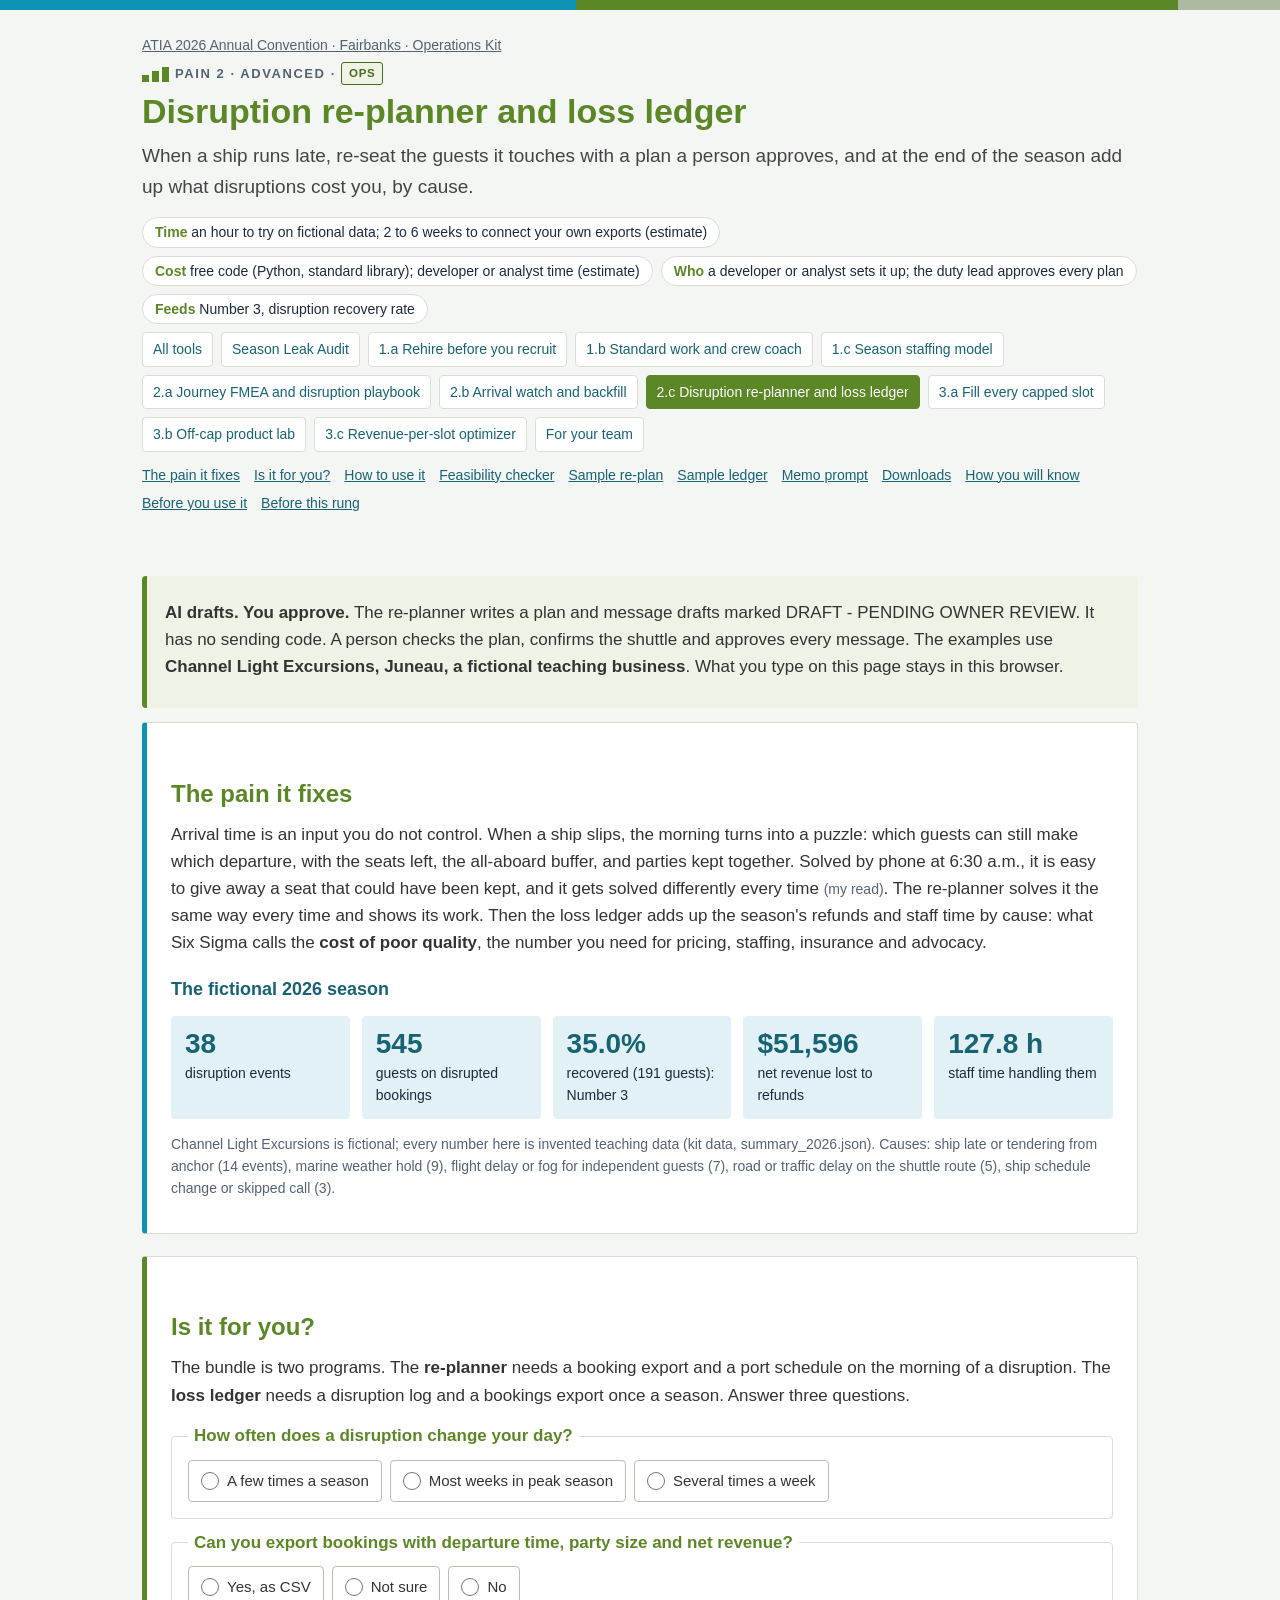
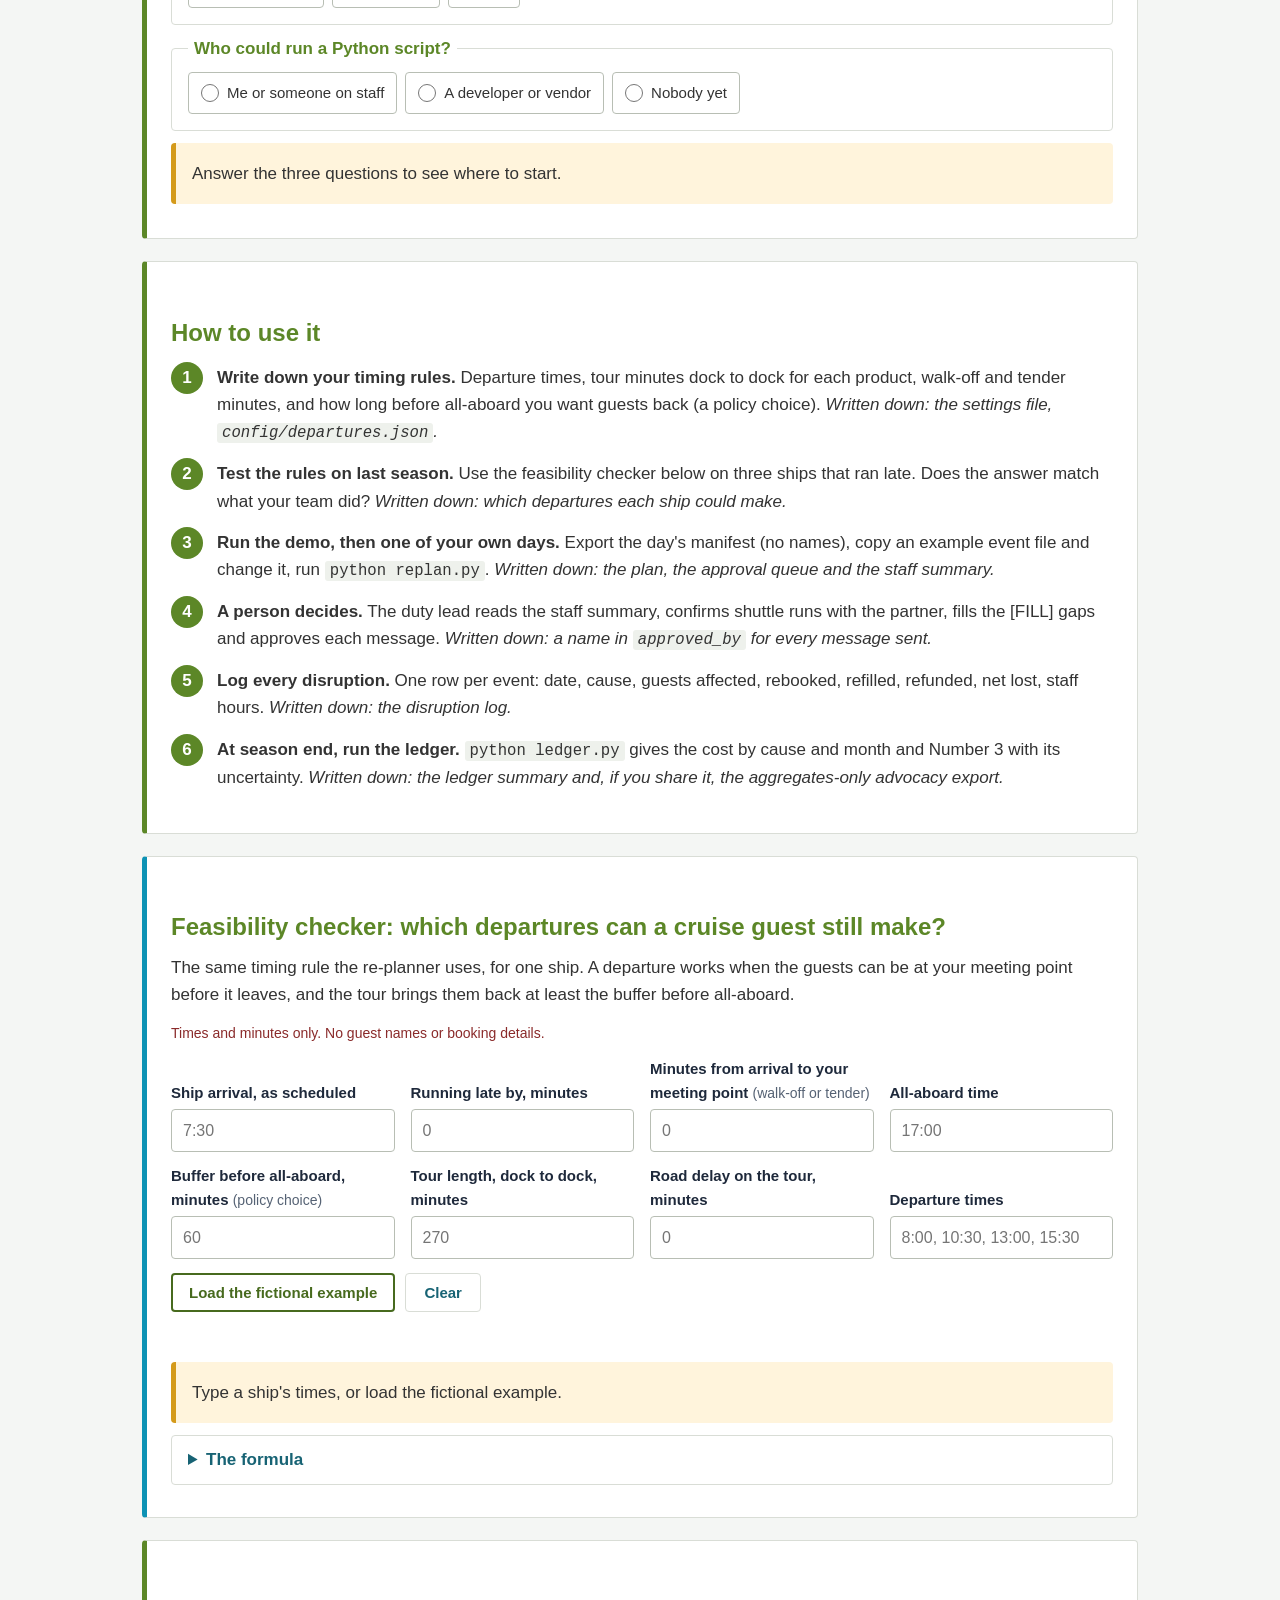
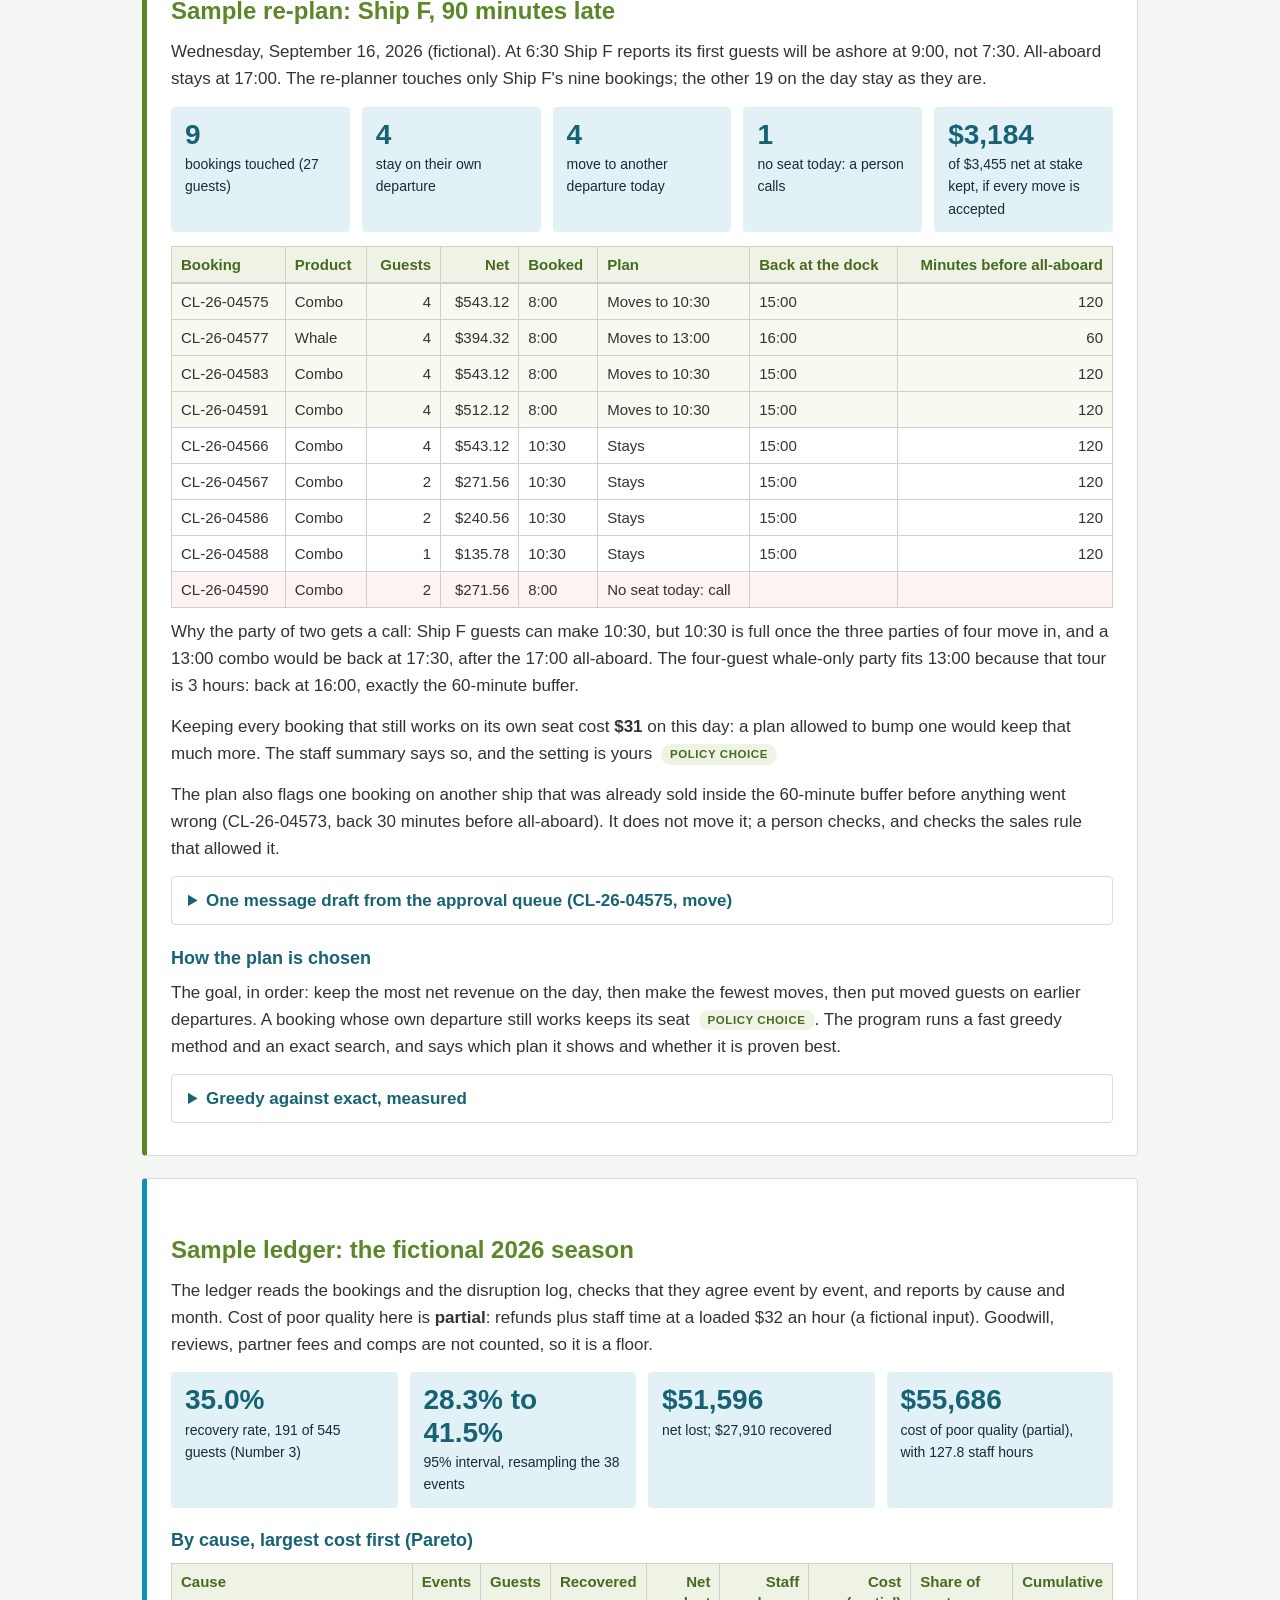
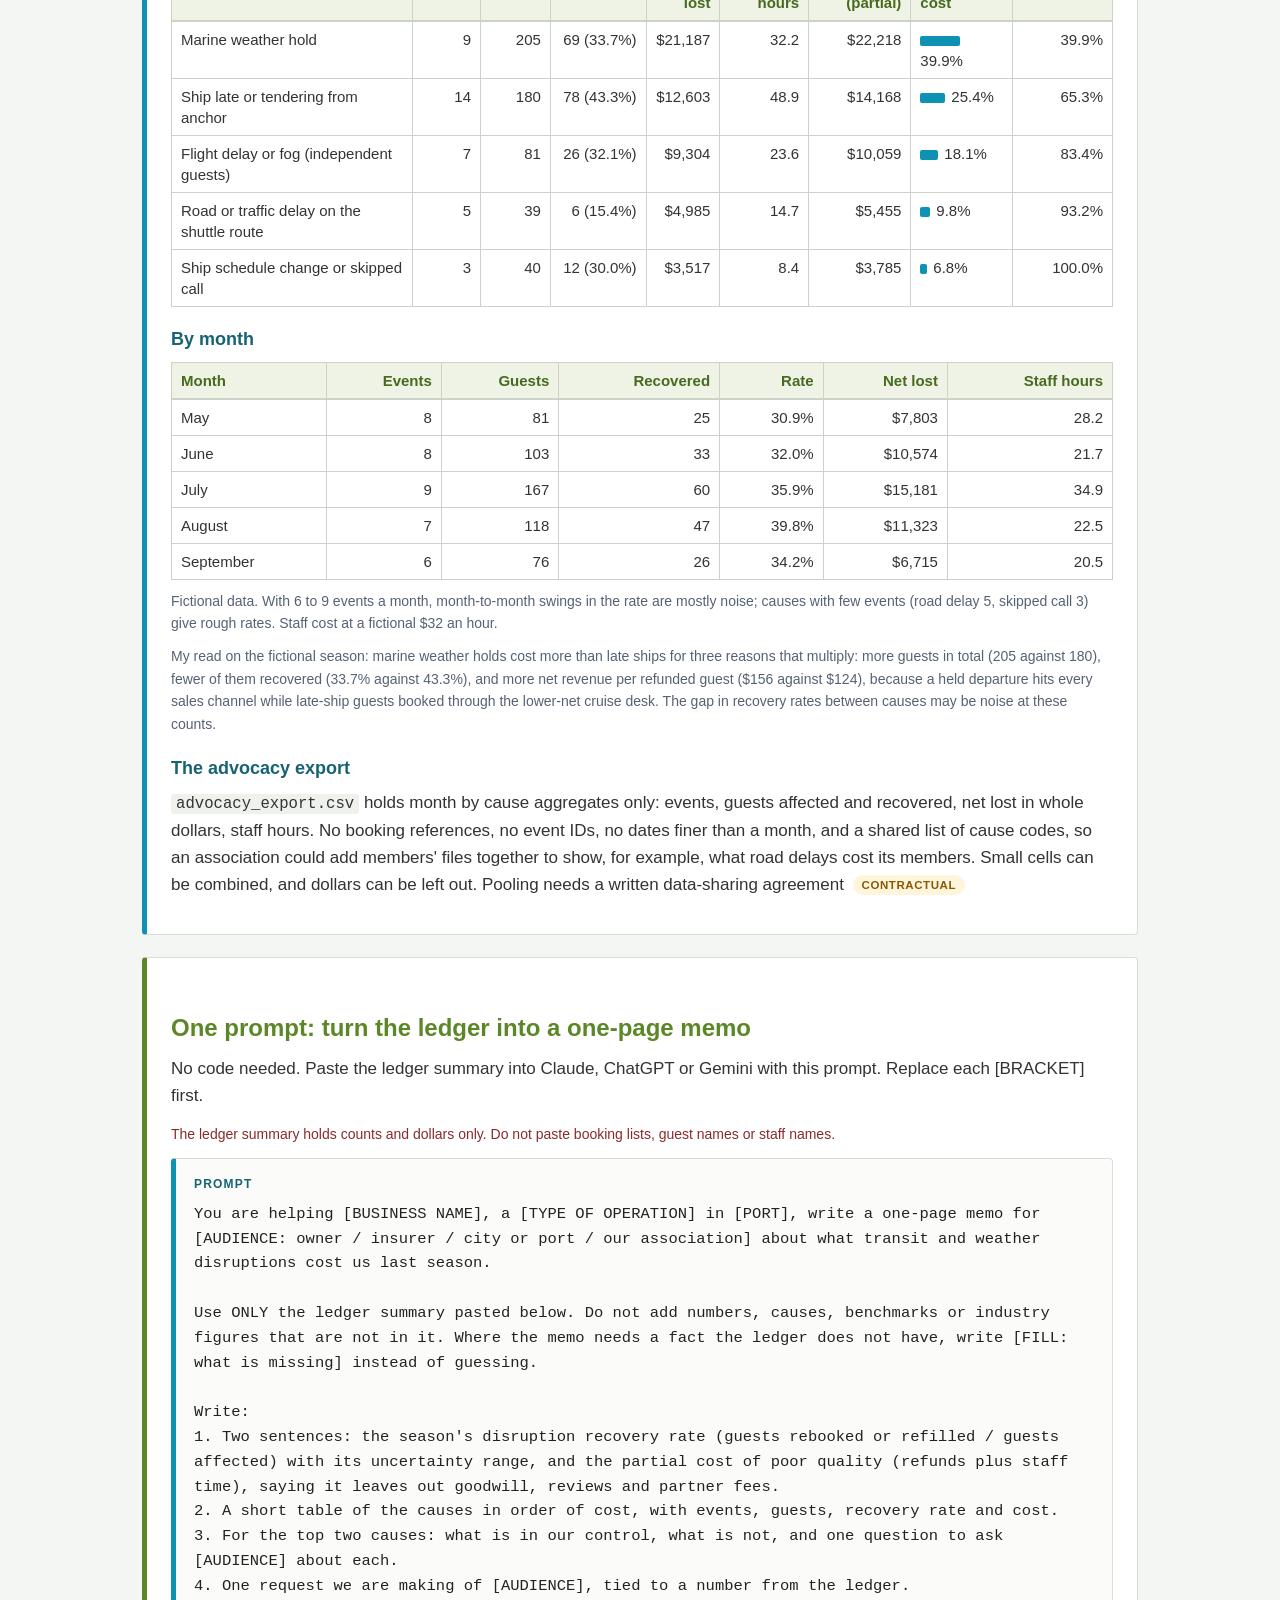
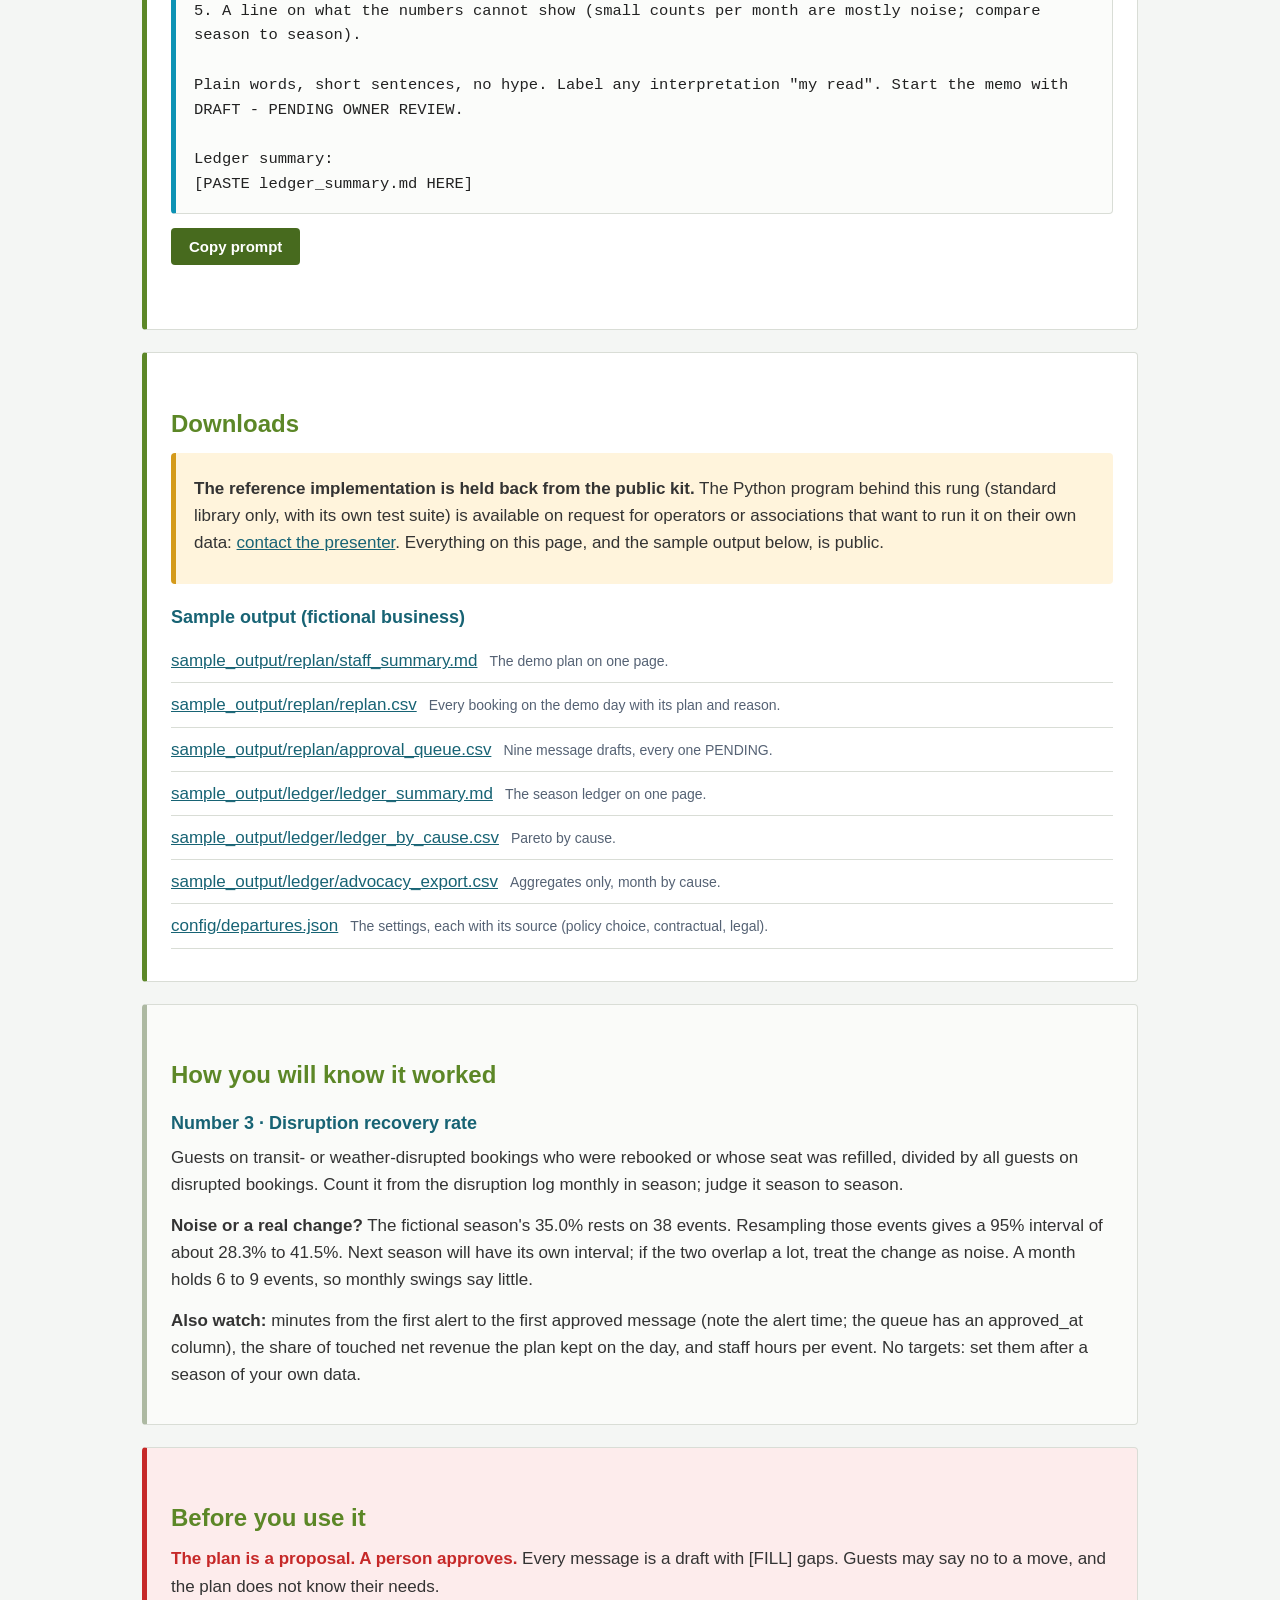
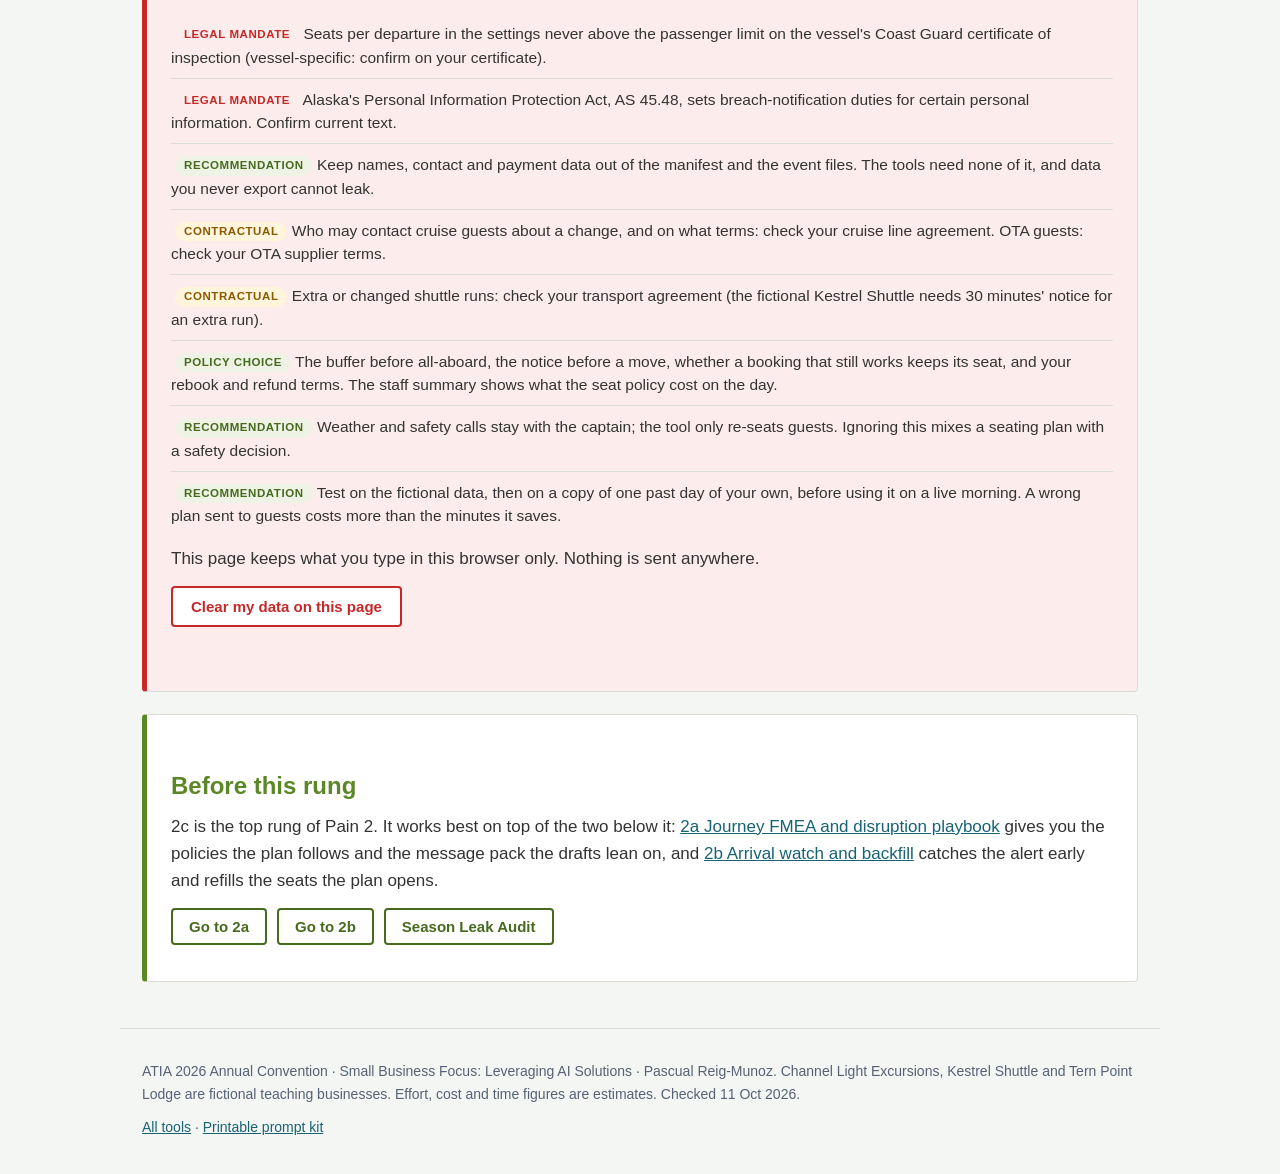
<file: 2c/index.html>
<!doctype html>
<html lang="en">
<head>
<meta charset="utf-8">
<meta name="viewport" content="width=device-width, initial-scale=1">
<meta http-equiv="Content-Security-Policy" content="default-src 'self' file:; script-src 'self' file:; style-src 'self' 'unsafe-inline' file:; img-src 'self' data: file:; connect-src 'none'; form-action 'none'; base-uri 'self'; object-src 'none'">
<title>2c Disruption re-planner and loss ledger · ATIA Operations Kit</title>
<meta name="description" content="When a ship runs late, re-seat the touched guests with a plan a person approves; at season end, add up what disruptions cost by cause. A Python bundle, an in-browser feasibility checker and a sample ledger.">
<link rel="icon" href="data:image/svg+xml,%3Csvg xmlns='http://www.w3.org/2000/svg' viewBox='0 0 16 16'%3E%3Crect x='1' y='10' width='4' height='5' fill='%235c8727'/%3E%3Crect x='6' y='6' width='4' height='9' fill='%235c8727'/%3E%3Crect x='11' y='1' width='4' height='14' fill='%230d92b4'/%3E%3C/svg%3E">
<link rel="stylesheet" href="../assets/kit.css">
<script src="../assets/kit.js" defer></script>
<script src="replan-core.js" defer></script>
<script src="replan.js" defer></script>
<style>
/* Page-specific styles for tool 2c. Shared styles live in ../assets/kit.css. */
.onpage{display:flex;flex-wrap:wrap;gap:6px 14px;font-size:14px;margin:12px 0 0;padding:0;list-style:none}
.onpage a{color:var(--teal-d)}
.bignums{display:grid;gap:12px;grid-template-columns:repeat(auto-fit,minmax(min(100%,150px),1fr));margin:14px 0}
.bignums div{background:var(--teal-t);border-radius:4px;padding:12px 14px;min-width:0}
.bignums b{display:block;font-size:28px;line-height:1.15;color:var(--teal-d)}
.bignums span{font-size:14px;color:var(--slate);display:block;margin-top:2px}
.twocol{display:grid;gap:16px;grid-template-columns:repeat(auto-fit,minmax(min(100%,300px),1fr))}
.twocol>div{min-width:0}
.tablewrap{overflow-x:auto;-webkit-overflow-scrolling:touch;margin:10px 0;max-width:100%}
table.compact th,table.compact td{padding:7px 9px}
.fit-q{margin:10px 0}
.opts{display:flex;flex-wrap:wrap;gap:8px}
.opts label{display:inline-flex;align-items:center;gap:8px;margin:0;border:1px solid #b8beb4;border-radius:4px;padding:8px 12px;background:#fff;cursor:pointer;font-weight:normal;font-size:15px;color:var(--ink)}
.opts input{width:18px;height:18px;margin:0;flex:none}
.verdict{border-radius:4px;padding:12px 16px;margin:12px 0;background:var(--amber-t);border-left:5px solid #d49a1a}
.verdict.ok{background:var(--green-t);border-left-color:var(--green)}
.verdict.err{background:var(--red-t);border-left-color:var(--red)}
.verdict p{margin:.3em 0}
.fgrid{display:grid;gap:0 16px;grid-template-columns:repeat(auto-fit,minmax(min(100%,200px),1fr))}
.fgrid>div{min-width:0;display:flex;flex-direction:column;justify-content:flex-end}
.fgrid label{margin-top:12px}
.privacy{font-size:14px;color:#8a2a2a;margin:4px 0 0}
td.yes{color:var(--green-d);font-weight:bold}
td.no{color:var(--red)}
tr.move td{background:#f6faf0}
tr.nsd td{background:#fdf3f3}
code.cmd{display:block;white-space:pre-wrap;overflow-wrap:anywhere;padding:10px 12px;margin:8px 0;background:#1e293b;color:#f1f5f9;border-radius:4px;font-size:14.5px;line-height:1.55}
pre.draft{white-space:pre-wrap;overflow-wrap:anywhere;font:14px/1.55 Consolas,"Courier New",monospace;margin:8px 0 0;color:#222}
.lbl-list{list-style:none;padding:0;margin:8px 0}
.lbl-list li{padding:9px 0;border-top:1px solid var(--line);font-size:15.5px;line-height:1.5}
.lbl-list li:first-child{border-top:0}
.files li span.hint{flex:1 1 220px}
.bar{display:inline-block;height:10px;background:var(--teal);border-radius:2px;vertical-align:middle;margin-right:6px}
@media(max-width:640px){
  .bignums{grid-template-columns:repeat(2,1fr);gap:8px}.bignums div{padding:10px}.bignums b{font-size:22px}.bignums span{font-size:13px;line-height:1.35}
  table.stack thead{position:absolute;left:-10000px}
  table.stack,table.stack tbody,table.stack tr,table.stack td{display:block;width:100%}
  table.stack tr{border:1px solid #ccd2c8;border-radius:4px;margin:0 0 10px;padding:4px 0}
  table.stack td{border:0;padding:2px 12px;text-align:left;display:flex;gap:10px;align-items:baseline}
  table.stack td::before{content:attr(data-label);flex:0 0 42%;font-size:11.5px;font-weight:bold;letter-spacing:.04em;text-transform:uppercase;color:var(--green-d);line-height:1.3}
  table.stack td.num{text-align:left}
  .bignums .wide{grid-column:1/-1}
}
@media print{.verdict,.bignums div{break-inside:avoid}}
</style>
</head>
<body data-page="2c">
<div class="band" aria-hidden="true"></div>
<header class="kit">
  <p class="crumbs"><a href="../">ATIA 2026 Annual Convention · Fairbanks · Operations Kit</a></p>
  <p class="kicker"><span class="rung r3" aria-hidden="true"><i></i><i></i><i></i></span>Pain 2 · Advanced · <span class="focus ops">OPS</span></p>
  <h1>Disruption re-planner and loss ledger</h1>
  <p class="lede">When a ship runs late, re-seat the guests it touches with a plan a person approves, and at the end of the season add up what disruptions cost you, by cause.</p>
  <ul class="meta">
    <li><b>Time</b> an hour to try on fictional data; 2 to 6 weeks to connect your own exports (estimate)</li>
    <li><b>Cost</b> free code (Python, standard library); developer or analyst time (estimate)</li>
    <li><b>Who</b> a developer or analyst sets it up; the duty lead approves every plan</li>
    <li><b>Feeds</b> Number 3, disruption recovery rate</li>
  </ul>
  <nav class="tool-nav" data-toolnav="2c" aria-label="All tools"></nav>
  <ul class="onpage" aria-label="On this page">
    <li><a href="#why">The pain it fixes</a></li><li><a href="#fit">Is it for you?</a></li><li><a href="#how">How to use it</a></li><li><a href="#check">Feasibility checker</a></li><li><a href="#replan">Sample re-plan</a></li><li><a href="#ledger">Sample ledger</a></li><li><a href="#prompt">Memo prompt</a></li><li><a href="#files">Downloads</a></li><li><a href="#measure">How you will know</a></li><li><a href="#safe">Before you use it</a></li><li><a href="#next">Before this rung</a></li>
  </ul>
</header>

<main class="kit">
  <div class="callout green">
    <p><strong>AI drafts. You approve.</strong> The re-planner writes a plan and message drafts marked DRAFT - PENDING OWNER REVIEW. It has no sending code. A person checks the plan, confirms the shuttle and approves every message. The examples use <strong>Channel Light Excursions, Juneau, a fictional teaching business</strong>. What you type on this page stays in this browser.</p>
  </div>

  <section class="card teal" aria-labelledby="why">
    <h2 id="why">The pain it fixes</h2>
    <p>Arrival time is an input you do not control. When a ship slips, the morning turns into a puzzle: which guests can still make which departure, with the seats left, the all-aboard buffer, and parties kept together. Solved by phone at 6:30 a.m., it is easy to give away a seat that could have been kept, and it gets solved differently every time <small class="hint">(my read)</small>. The re-planner solves it the same way every time and shows its work. Then the loss ledger adds up the season's refunds and staff time by cause: what Six Sigma calls the <strong>cost of poor quality</strong>, the number you need for pricing, staffing, insurance and advocacy.</p>
    <h3>The fictional 2026 season</h3>
    <div class="bignums">
      <div><b>38</b><span>disruption events</span></div>
      <div><b>545</b><span>guests on disrupted bookings</span></div>
      <div><b>35.0%</b><span>recovered (191 guests): Number 3</span></div>
      <div><b>$51,596</b><span>net revenue lost to refunds</span></div>
      <div><b>127.8 h</b><span>staff time handling them</span></div>
    </div>
    <p class="hint">Channel Light Excursions is fictional; every number here is invented teaching data (kit data, summary_2026.json). Causes: ship late or tendering from anchor (14 events), marine weather hold (9), flight delay or fog for independent guests (7), road or traffic delay on the shuttle route (5), ship schedule change or skipped call (3).</p>
  </section>

  <section class="card" aria-labelledby="fit">
    <h2 id="fit">Is it for you?</h2>
    <p>The bundle is two programs. The <strong>re-planner</strong> needs a booking export and a port schedule on the morning of a disruption. The <strong>loss ledger</strong> needs a disruption log and a bookings export once a season. Answer three questions.</p>
    <form id="fit-form" autocomplete="off">
      <fieldset class="fit-q">
        <legend>How often does a disruption change your day?</legend>
        <div class="opts">
          <label><input type="radio" name="freq" value="rare"> A few times a season</label>
          <label><input type="radio" name="freq" value="some"> Most weeks in peak season</label>
          <label><input type="radio" name="freq" value="often"> Several times a week</label>
        </div>
      </fieldset>
      <fieldset class="fit-q">
        <legend>Can you export bookings with departure time, party size and net revenue?</legend>
        <div class="opts">
          <label><input type="radio" name="data" value="yes"> Yes, as CSV</label>
          <label><input type="radio" name="data" value="unsure"> Not sure</label>
          <label><input type="radio" name="data" value="no"> No</label>
        </div>
      </fieldset>
      <fieldset class="fit-q">
        <legend>Who could run a Python script?</legend>
        <div class="opts">
          <label><input type="radio" name="who" value="me"> Me or someone on staff</label>
          <label><input type="radio" name="who" value="dev"> A developer or vendor</label>
          <label><input type="radio" name="who" value="nobody"> Nobody yet</label>
        </div>
      </fieldset>
    </form>
    <div class="verdict" id="fit-out" role="status" aria-live="polite"><p>Answer the three questions to see where to start.</p></div>
  </section>

  <section class="card" aria-labelledby="how">
    <h2 id="how">How to use it</h2>
    <ol class="steps">
      <li><strong>Write down your timing rules.</strong> Departure times, tour minutes dock to dock for each product, walk-off and tender minutes, and how long before all-aboard you want guests back (a policy choice). <em>Written down: the settings file, <code>config/departures.json</code>.</em></li>
      <li><strong>Test the rules on last season.</strong> Use the feasibility checker below on three ships that ran late. Does the answer match what your team did? <em>Written down: which departures each ship could make.</em></li>
      <li><strong>Run the demo, then one of your own days.</strong> Export the day's manifest (no names), copy an example event file and change it, run <code>python replan.py</code>. <em>Written down: the plan, the approval queue and the staff summary.</em></li>
      <li><strong>A person decides.</strong> The duty lead reads the staff summary, confirms shuttle runs with the partner, fills the [FILL] gaps and approves each message. <em>Written down: a name in <code>approved_by</code> for every message sent.</em></li>
      <li><strong>Log every disruption.</strong> One row per event: date, cause, guests affected, rebooked, refilled, refunded, net lost, staff hours. <em>Written down: the disruption log.</em></li>
      <li><strong>At season end, run the ledger.</strong> <code>python ledger.py</code> gives the cost by cause and month and Number 3 with its uncertainty. <em>Written down: the ledger summary and, if you share it, the aggregates-only advocacy export.</em></li>
    </ol>
  </section>

  <section class="card teal" aria-labelledby="check">
    <h2 id="check">Feasibility checker: which departures can a cruise guest still make?</h2>
    <p>The same timing rule the re-planner uses, for one ship. A departure works when the guests can be at your meeting point before it leaves, and the tour brings them back at least the buffer before all-aboard.</p>
    <form data-builder="feas" id="feas-form" autocomplete="off" novalidate>
      <p class="privacy">Times and minutes only. No guest names or booking details.</p>
      <div class="fgrid">
        <div><label for="f-arrival">Ship arrival, as scheduled</label><input type="text" id="f-arrival" name="arrival" inputmode="numeric" placeholder="7:30"></div>
        <div><label for="f-delay">Running late by, minutes</label><input type="number" id="f-delay" name="delay" min="0" step="5" inputmode="numeric" placeholder="0"></div>
        <div><label for="f-walk">Minutes from arrival to your meeting point <small>(walk-off or tender)</small></label><input type="number" id="f-walk" name="toMeeting" min="0" step="5" inputmode="numeric" placeholder="0"></div>
        <div><label for="f-aa">All-aboard time</label><input type="text" id="f-aa" name="allAboard" inputmode="numeric" placeholder="17:00"></div>
        <div><label for="f-buffer">Buffer before all-aboard, minutes <small>(policy choice)</small></label><input type="number" id="f-buffer" name="buffer" min="0" step="5" inputmode="numeric" placeholder="60"></div>
        <div><label for="f-tour">Tour length, dock to dock, minutes</label><input type="number" id="f-tour" name="tour" min="1" step="5" inputmode="numeric" placeholder="270"></div>
        <div><label for="f-road">Road delay on the tour, minutes</label><input type="number" id="f-road" name="road" min="0" step="5" inputmode="numeric" placeholder="0"></div>
        <div><label for="f-deps">Departure times</label><input type="text" id="f-deps" name="departures" placeholder="8:00, 10:30, 13:00, 15:30"></div>
      </div>
      <div class="btns">
        <button type="button" class="secondary" data-fill="feas" data-example="feas-demo">Load the fictional example</button>
        <button type="button" class="ghost" data-reset="feas">Clear</button>
      </div>
      <p class="status" role="status" aria-live="polite"></p>
    </form>
    <div id="feas-out" aria-live="polite">
      <div class="verdict" id="feas-verdict"><p>Type a ship's times, or load the fictional example.</p></div>
      <div class="tablewrap" id="feas-tablewrap" hidden>
        <table class="compact stack">
          <caption class="visually-hidden">Each departure: back at the dock, minutes before all-aboard, verdict</caption>
          <thead><tr><th scope="col">Departure</th><th scope="col">Back at the dock</th><th scope="col" class="num">Minutes before all-aboard</th><th scope="col">Verdict</th></tr></thead>
          <tbody id="feas-rows"></tbody>
        </table>
      </div>
      <p class="hint" id="feas-window"></p>
    </div>
    <script type="application/json" id="feas-demo">{"arrival":"7:30","delay":"90","toMeeting":"0","allAboard":"17:00","buffer":"60","tour":"270","road":"0","departures":"8:00, 10:30, 13:00, 15:30"}</script>
    <details>
      <summary>The formula</summary>
      <p>Ready = arrival + minutes late + minutes to the meeting point. Back = departure + tour minutes + road delay. A departure works when ready is no later than the departure and all-aboard minus back is at least the buffer. The latest departure that keeps the buffer is all-aboard minus buffer minus tour minus road delay.</p>
      <p>The full re-planner adds what one ship cannot show: seats left on each departure (the smaller of boat and shuttle seats), parties kept together, the notice you need before a departure, and which bookings to keep when seats run short.</p>
    </details>
  </section>

  <section class="card" aria-labelledby="replan">
    <h2 id="replan">Sample re-plan: Ship F, 90 minutes late</h2>
    <p>Wednesday, September 16, 2026 (fictional). At 6:30 Ship F reports its first guests will be ashore at 9:00, not 7:30. All-aboard stays at 17:00. The re-planner touches only Ship F's nine bookings; the other 19 on the day stay as they are.</p>
<!-- SAMPLE-REPLAN:START -->
<div class="bignums">
<div><b>9</b><span>bookings touched (27 guests)</span></div>
<div><b>4</b><span>stay on their own departure</span></div>
<div><b>4</b><span>move to another departure today</span></div>
<div><b>1</b><span>no seat today: a person calls</span></div>
<div class="wide"><b>$3,184</b><span>of $3,455 net at stake kept, if every move is accepted</span></div>
</div>
<div class="tablewrap">
<table class="compact stack">
<caption class="visually-hidden">Ship F bookings: booked departure, plan, return and margin</caption>
<thead><tr><th scope="col">Booking</th><th scope="col">Product</th><th scope="col" class="num">Guests</th><th scope="col" class="num">Net</th><th scope="col">Booked</th><th scope="col">Plan</th><th scope="col">Back at the dock</th><th scope="col" class="num">Minutes before all-aboard</th></tr></thead>
<tbody>
<tr class="move"><td data-label="Booking">CL-26-04575</td><td data-label="Product">Combo</td><td data-label="Guests" class="num">4</td><td data-label="Net" class="num">$543.12</td><td data-label="Booked">8:00</td><td data-label="Plan">Moves to 10:30</td><td data-label="Back at the dock">15:00</td><td data-label="Minutes before all-aboard" class="num">120</td></tr>
<tr class="move"><td data-label="Booking">CL-26-04577</td><td data-label="Product">Whale</td><td data-label="Guests" class="num">4</td><td data-label="Net" class="num">$394.32</td><td data-label="Booked">8:00</td><td data-label="Plan">Moves to 13:00</td><td data-label="Back at the dock">16:00</td><td data-label="Minutes before all-aboard" class="num">60</td></tr>
<tr class="move"><td data-label="Booking">CL-26-04583</td><td data-label="Product">Combo</td><td data-label="Guests" class="num">4</td><td data-label="Net" class="num">$543.12</td><td data-label="Booked">8:00</td><td data-label="Plan">Moves to 10:30</td><td data-label="Back at the dock">15:00</td><td data-label="Minutes before all-aboard" class="num">120</td></tr>
<tr class="move"><td data-label="Booking">CL-26-04591</td><td data-label="Product">Combo</td><td data-label="Guests" class="num">4</td><td data-label="Net" class="num">$512.12</td><td data-label="Booked">8:00</td><td data-label="Plan">Moves to 10:30</td><td data-label="Back at the dock">15:00</td><td data-label="Minutes before all-aboard" class="num">120</td></tr>
<tr><td data-label="Booking">CL-26-04566</td><td data-label="Product">Combo</td><td data-label="Guests" class="num">4</td><td data-label="Net" class="num">$543.12</td><td data-label="Booked">10:30</td><td data-label="Plan">Stays</td><td data-label="Back at the dock">15:00</td><td data-label="Minutes before all-aboard" class="num">120</td></tr>
<tr><td data-label="Booking">CL-26-04567</td><td data-label="Product">Combo</td><td data-label="Guests" class="num">2</td><td data-label="Net" class="num">$271.56</td><td data-label="Booked">10:30</td><td data-label="Plan">Stays</td><td data-label="Back at the dock">15:00</td><td data-label="Minutes before all-aboard" class="num">120</td></tr>
<tr><td data-label="Booking">CL-26-04586</td><td data-label="Product">Combo</td><td data-label="Guests" class="num">2</td><td data-label="Net" class="num">$240.56</td><td data-label="Booked">10:30</td><td data-label="Plan">Stays</td><td data-label="Back at the dock">15:00</td><td data-label="Minutes before all-aboard" class="num">120</td></tr>
<tr><td data-label="Booking">CL-26-04588</td><td data-label="Product">Combo</td><td data-label="Guests" class="num">1</td><td data-label="Net" class="num">$135.78</td><td data-label="Booked">10:30</td><td data-label="Plan">Stays</td><td data-label="Back at the dock">15:00</td><td data-label="Minutes before all-aboard" class="num">120</td></tr>
<tr class="nsd"><td data-label="Booking">CL-26-04590</td><td data-label="Product">Combo</td><td data-label="Guests" class="num">2</td><td data-label="Net" class="num">$271.56</td><td data-label="Booked">8:00</td><td data-label="Plan">No seat today: call</td><td data-label="Back at the dock">&nbsp;</td><td data-label="Minutes before all-aboard" class="num">&nbsp;</td></tr>
</tbody>
</table>
</div>
<p>Why the party of two gets a call: Ship F guests can make 10:30, but 10:30 is full once the three parties of four move in, and a 13:00 combo would be back at 17:30, after the 17:00 all-aboard. The four-guest whale-only party fits 13:00 because that tour is 3 hours: back at 16:00, exactly the 60-minute buffer.</p>
<p>Keeping every booking that still works on its own seat cost <strong>$31</strong> on this day: a plan allowed to bump one would keep that much more. The staff summary says so, and the setting is yours <span class="lbl">Policy choice</span></p>
<p>The plan also flags one booking on another ship that was already sold inside the 60-minute buffer before anything went wrong (CL-26-04573, back 30 minutes before all-aboard). It does not move it; a person checks, and checks the sales rule that allowed it.</p>
<details><summary>One message draft from the approval queue (CL-26-04575, move)</summary>
<pre class="draft">DRAFT - PENDING OWNER REVIEW
Booking CL-26-04575 · Wednesday, September 16, 2026

Hello,

Your ship is expected about 90 minutes later than scheduled today. Your 8:00 (8 am) departure no longer works for your party.

We are holding 4 seats for you on the 10:30 (10:30 am) departure the same day. It is planned to be back at the meeting point by 15:00 (3 pm). That leaves 120 minutes before your ship&#x27;s all-aboard time of 17:00 (5 pm).

Please reply by [FILL: reply-by time] to confirm. If the new time does not suit you, here are your options: [FILL: your rebook or refund terms].

Meeting point: [FILL: meeting point, from your approved facts]

[FILL: name of the person on duty and how to reach them]
The Channel Light Excursions team</pre>
<p class="hint">Every draft waits as PENDING. Cruise line bookings are routed through the shore-excursion desk if your agreement says so <span class="lbl contract">Contractual</span></p>
</details>
<!-- SAMPLE-REPLAN:END -->
    <h3>How the plan is chosen</h3>
    <p>The goal, in order: keep the most net revenue on the day, then make the fewest moves, then put moved guests on earlier departures. A booking whose own departure still works keeps its seat <span class="lbl">Policy choice</span>. The program runs a fast greedy method and an exact search, and says which plan it shows and whether it is proven best.</p>
    <details>
      <summary>Greedy against exact, measured</summary>
      <p>On the fictional season, every ship running 45, 90 or 150 minutes late (1,108 cases), the greedy plan matched the exact plan every time. On 1,000 deliberately hard random cases with 8 to 14 parties and tight seats, the exact search kept more revenue in 101 cases: by 3.0% on average and by 19.7% at worst. When seats are cut on every shuttle run (the largest cases, up to 47 parties), the exact search hit its budget in 14 of 132 cases and says so; the greedy there was within 1.06% of the best plan found.</p>
      <p><small class="hint">My read: on days like the fictional season the greedy alone would almost always do; the exact search is cheap insurance that proves it. These are fictional cases. The full table comes with the reference implementation, available on request.</small></p>
    </details>
  </section>

  <section class="card teal" aria-labelledby="ledger">
    <h2 id="ledger">Sample ledger: the fictional 2026 season</h2>
    <p>The ledger reads the bookings and the disruption log, checks that they agree event by event, and reports by cause and month. Cost of poor quality here is <strong>partial</strong>: refunds plus staff time at a loaded $32 an hour (a fictional input). Goodwill, reviews, partner fees and comps are not counted, so it is a floor.</p>
<!-- SAMPLE-LEDGER:START -->
<div class="bignums">
<div><b>35.0%</b><span>recovery rate, 191 of 545 guests (Number 3)</span></div>
<div><b>28.3% to 41.5%</b><span>95% interval, resampling the 38 events</span></div>
<div><b>$51,596</b><span>net lost; $27,910 recovered</span></div>
<div><b>$55,686</b><span>cost of poor quality (partial), with 127.8 staff hours</span></div>
</div>
<h3>By cause, largest cost first (Pareto)</h3>
<div class="tablewrap">
<table class="compact stack">
<caption class="visually-hidden">Fictional 2026 disruptions by cause</caption>
<thead><tr><th scope="col">Cause</th><th scope="col" class="num">Events</th><th scope="col" class="num">Guests</th><th scope="col" class="num">Recovered</th><th scope="col" class="num">Net lost</th><th scope="col" class="num">Staff hours</th><th scope="col" class="num">Cost (partial)</th><th scope="col">Share of cost</th><th scope="col" class="num">Cumulative</th></tr></thead>
<tbody>
<tr><td data-label="Cause">Marine weather hold</td><td data-label="Events" class="num">9</td><td data-label="Guests" class="num">205</td><td data-label="Recovered" class="num">69 (33.7%)</td><td data-label="Net lost" class="num">$21,187</td><td data-label="Staff hours" class="num">32.2</td><td data-label="Cost (partial)" class="num">$22,218</td><td data-label="Share of cost"><span class="bar" style="width:40px" aria-hidden="true"></span>39.9%</td><td data-label="Cumulative" class="num">39.9%</td></tr>
<tr><td data-label="Cause">Ship late or tendering from anchor</td><td data-label="Events" class="num">14</td><td data-label="Guests" class="num">180</td><td data-label="Recovered" class="num">78 (43.3%)</td><td data-label="Net lost" class="num">$12,603</td><td data-label="Staff hours" class="num">48.9</td><td data-label="Cost (partial)" class="num">$14,168</td><td data-label="Share of cost"><span class="bar" style="width:25px" aria-hidden="true"></span>25.4%</td><td data-label="Cumulative" class="num">65.3%</td></tr>
<tr><td data-label="Cause">Flight delay or fog (independent guests)</td><td data-label="Events" class="num">7</td><td data-label="Guests" class="num">81</td><td data-label="Recovered" class="num">26 (32.1%)</td><td data-label="Net lost" class="num">$9,304</td><td data-label="Staff hours" class="num">23.6</td><td data-label="Cost (partial)" class="num">$10,059</td><td data-label="Share of cost"><span class="bar" style="width:18px" aria-hidden="true"></span>18.1%</td><td data-label="Cumulative" class="num">83.4%</td></tr>
<tr><td data-label="Cause">Road or traffic delay on the shuttle route</td><td data-label="Events" class="num">5</td><td data-label="Guests" class="num">39</td><td data-label="Recovered" class="num">6 (15.4%)</td><td data-label="Net lost" class="num">$4,985</td><td data-label="Staff hours" class="num">14.7</td><td data-label="Cost (partial)" class="num">$5,455</td><td data-label="Share of cost"><span class="bar" style="width:10px" aria-hidden="true"></span>9.8%</td><td data-label="Cumulative" class="num">93.2%</td></tr>
<tr><td data-label="Cause">Ship schedule change or skipped call</td><td data-label="Events" class="num">3</td><td data-label="Guests" class="num">40</td><td data-label="Recovered" class="num">12 (30.0%)</td><td data-label="Net lost" class="num">$3,517</td><td data-label="Staff hours" class="num">8.4</td><td data-label="Cost (partial)" class="num">$3,785</td><td data-label="Share of cost"><span class="bar" style="width:7px" aria-hidden="true"></span>6.8%</td><td data-label="Cumulative" class="num">100.0%</td></tr>
</tbody>
</table>
</div>
<h3>By month</h3>
<div class="tablewrap">
<table class="compact stack">
<caption class="visually-hidden">Fictional 2026 disruptions by month</caption>
<thead><tr><th scope="col">Month</th><th scope="col" class="num">Events</th><th scope="col" class="num">Guests</th><th scope="col" class="num">Recovered</th><th scope="col" class="num">Rate</th><th scope="col" class="num">Net lost</th><th scope="col" class="num">Staff hours</th></tr></thead>
<tbody>
<tr><td data-label="Month">May</td><td data-label="Events" class="num">8</td><td data-label="Guests" class="num">81</td><td data-label="Recovered" class="num">25</td><td data-label="Rate" class="num">30.9%</td><td data-label="Net lost" class="num">$7,803</td><td data-label="Staff hours" class="num">28.2</td></tr>
<tr><td data-label="Month">June</td><td data-label="Events" class="num">8</td><td data-label="Guests" class="num">103</td><td data-label="Recovered" class="num">33</td><td data-label="Rate" class="num">32.0%</td><td data-label="Net lost" class="num">$10,574</td><td data-label="Staff hours" class="num">21.7</td></tr>
<tr><td data-label="Month">July</td><td data-label="Events" class="num">9</td><td data-label="Guests" class="num">167</td><td data-label="Recovered" class="num">60</td><td data-label="Rate" class="num">35.9%</td><td data-label="Net lost" class="num">$15,181</td><td data-label="Staff hours" class="num">34.9</td></tr>
<tr><td data-label="Month">August</td><td data-label="Events" class="num">7</td><td data-label="Guests" class="num">118</td><td data-label="Recovered" class="num">47</td><td data-label="Rate" class="num">39.8%</td><td data-label="Net lost" class="num">$11,323</td><td data-label="Staff hours" class="num">22.5</td></tr>
<tr><td data-label="Month">September</td><td data-label="Events" class="num">6</td><td data-label="Guests" class="num">76</td><td data-label="Recovered" class="num">26</td><td data-label="Rate" class="num">34.2%</td><td data-label="Net lost" class="num">$6,715</td><td data-label="Staff hours" class="num">20.5</td></tr>
</tbody>
</table>
</div>
<p class="hint">Fictional data. With 6 to 9 events a month, month-to-month swings in the rate are mostly noise; causes with few events (road delay 5, skipped call 3) give rough rates. Staff cost at a fictional $32 an hour.</p>
<p class="hint">My read on the fictional season: marine weather holds cost more than late ships for three reasons that multiply: more guests in total (205 against 180), fewer of them recovered (33.7% against 43.3%), and more net revenue per refunded guest ($156 against $124), because a held departure hits every sales channel while late-ship guests booked through the lower-net cruise desk. The gap in recovery rates between causes may be noise at these counts.</p>
<!-- SAMPLE-LEDGER:END -->
    <h3>The advocacy export</h3>
    <p><code>advocacy_export.csv</code> holds month by cause aggregates only: events, guests affected and recovered, net lost in whole dollars, staff hours. No booking references, no event IDs, no dates finer than a month, and a shared list of cause codes, so an association could add members' files together to show, for example, what road delays cost its members. Small cells can be combined, and dollars can be left out. Pooling needs a written data-sharing agreement <span class="lbl contract">Contractual</span></p>
  </section>

  <section class="card" aria-labelledby="prompt">
    <h2 id="prompt">One prompt: turn the ledger into a one-page memo</h2>
    <p>No code needed. Paste the ledger summary into Claude, ChatGPT or Gemini with this prompt. Replace each [BRACKET] first.</p>
    <p class="privacy">The ledger summary holds counts and dollars only. Do not paste booking lists, guest names or staff names.</p>
    <div class="output">
      <p class="label">Prompt</p>
      <pre id="memo-prompt">You are helping [BUSINESS NAME], a [TYPE OF OPERATION] in [PORT], write a one-page memo for [AUDIENCE: owner / insurer / city or port / our association] about what transit and weather disruptions cost us last season.

Use ONLY the ledger summary pasted below. Do not add numbers, causes, benchmarks or industry figures that are not in it. Where the memo needs a fact the ledger does not have, write [FILL: what is missing] instead of guessing.

Write:
1. Two sentences: the season's disruption recovery rate (guests rebooked or refilled / guests affected) with its uncertainty range, and the partial cost of poor quality (refunds plus staff time), saying it leaves out goodwill, reviews and partner fees.
2. A short table of the causes in order of cost, with events, guests, recovery rate and cost.
3. For the top two causes: what is in our control, what is not, and one question to ask [AUDIENCE] about each.
4. One request we are making of [AUDIENCE], tied to a number from the ledger.
5. A line on what the numbers cannot show (small counts per month are mostly noise; compare season to season).

Plain words, short sentences, no hype. Label any interpretation "my read". Start the memo with DRAFT - PENDING OWNER REVIEW.

Ledger summary:
[PASTE ledger_summary.md HERE]</pre>
    </div>
    <div class="btns"><button type="button" data-copy="memo-prompt" data-copy-msg="Copied. Paste it into Claude, ChatGPT or Gemini, then paste your ledger summary at the end.">Copy prompt</button></div>
    <p class="status" role="status" aria-live="polite"></p>
  </section>

  <section class="card" aria-labelledby="files">
    <h2 id="files">Downloads</h2>
    <div class="callout amber"><p><strong>The reference implementation is held back from the public kit.</strong> The Python program behind this rung (standard library only, with its own test suite) is available on request for operators or associations that want to run it on their own data: <a href="https://www.linkedin.com/in/pascualreig/" target="_blank" rel="noopener">contact the presenter</a>. Everything on this page, and the sample output below, is public.</p></div>
    <h3>Sample output (fictional business)</h3>
    <ul class="files">
      <li><a href="replanner/sample_output/replan/staff_summary.md">sample_output/replan/staff_summary.md</a> <span class="hint">The demo plan on one page.</span></li>
      <li><a href="replanner/sample_output/replan/replan.csv" download>sample_output/replan/replan.csv</a> <span class="hint">Every booking on the demo day with its plan and reason.</span></li>
      <li><a href="replanner/sample_output/replan/approval_queue.csv" download>sample_output/replan/approval_queue.csv</a> <span class="hint">Nine message drafts, every one PENDING.</span></li>
      <li><a href="replanner/sample_output/ledger/ledger_summary.md">sample_output/ledger/ledger_summary.md</a> <span class="hint">The season ledger on one page.</span></li>
      <li><a href="replanner/sample_output/ledger/ledger_by_cause.csv" download>sample_output/ledger/ledger_by_cause.csv</a> <span class="hint">Pareto by cause.</span></li>
      <li><a href="replanner/sample_output/ledger/advocacy_export.csv" download>sample_output/ledger/advocacy_export.csv</a> <span class="hint">Aggregates only, month by cause.</span></li>
      <li><a href="replanner/config/departures.json">config/departures.json</a> <span class="hint">The settings, each with its source (policy choice, contractual, legal).</span></li>
    </ul>
  </section>

  <section class="card note" aria-labelledby="measure">
    <h2 id="measure">How you will know it worked</h2>
    <h3>Number 3 · Disruption recovery rate</h3>
    <p>Guests on transit- or weather-disrupted bookings who were rebooked or whose seat was refilled, divided by all guests on disrupted bookings. Count it from the disruption log monthly in season; judge it season to season.</p>
    <p><strong>Noise or a real change?</strong> The fictional season's 35.0% rests on 38 events. Resampling those events gives a 95% interval of about 28.3% to 41.5%. Next season will have its own interval; if the two overlap a lot, treat the change as noise. A month holds 6 to 9 events, so monthly swings say little.</p>
    <p><strong>Also watch:</strong> minutes from the first alert to the first approved message (note the alert time; the queue has an approved_at column), the share of touched net revenue the plan kept on the day, and staff hours per event. No targets: set them after a season of your own data.</p>
  </section>

  <section class="card warn" aria-labelledby="safe">
    <h2 id="safe">Before you use it</h2>
    <p><strong>The plan is a proposal. A person approves.</strong> Every message is a draft with [FILL] gaps. Guests may say no to a move, and the plan does not know their needs.</p>
    <ul class="lbl-list">
      <li><span class="lbl legal">Legal mandate</span> Seats per departure in the settings never above the passenger limit on the vessel's Coast Guard certificate of inspection (vessel-specific: confirm on your certificate).</li>
      <li><span class="lbl legal">Legal mandate</span> Alaska's Personal Information Protection Act, AS 45.48, sets breach-notification duties for certain personal information. Confirm current text.</li>
      <li><span class="lbl">Recommendation</span> Keep names, contact and payment data out of the manifest and the event files. The tools need none of it, and data you never export cannot leak.</li>
      <li><span class="lbl contract">Contractual</span> Who may contact cruise guests about a change, and on what terms: check your cruise line agreement. OTA guests: check your OTA supplier terms.</li>
      <li><span class="lbl contract">Contractual</span> Extra or changed shuttle runs: check your transport agreement (the fictional Kestrel Shuttle needs 30 minutes' notice for an extra run).</li>
      <li><span class="lbl">Policy choice</span> The buffer before all-aboard, the notice before a move, whether a booking that still works keeps its seat, and your rebook and refund terms. The staff summary shows what the seat policy cost on the day.</li>
      <li><span class="lbl">Recommendation</span> Weather and safety calls stay with the captain; the tool only re-seats guests. Ignoring this mixes a seating plan with a safety decision.</li>
      <li><span class="lbl">Recommendation</span> Test on the fictional data, then on a copy of one past day of your own, before using it on a live morning. A wrong plan sent to guests costs more than the minutes it saves.</li>
    </ul>
    <p>This page keeps what you type in this browser only. Nothing is sent anywhere.</p>
    <div class="btns"><button type="button" class="danger" id="clear-all">Clear my data on this page</button></div>
    <p class="status" role="status" aria-live="polite"></p>
  </section>

  <section class="card" aria-labelledby="next">
    <h2 id="next">Before this rung</h2>
    <p>2c is the top rung of Pain 2. It works best on top of the two below it: <a href="../2a/">2a Journey FMEA and disruption playbook</a> gives you the policies the plan follows and the message pack the drafts lean on, and <a href="../2b/">2b Arrival watch and backfill</a> catches the alert early and refills the seats the plan opens.</p>
    <div class="btns"><a class="button secondary" href="../2a/">Go to 2a</a> <a class="button secondary" href="../2b/">Go to 2b</a> <a class="button secondary" href="../leak/">Season Leak Audit</a></div>
  </section>
</main>

<footer class="kit">
  <p>ATIA 2026 Annual Convention · Small Business Focus: Leveraging AI Solutions · Pascual Reig-Munoz. Channel Light Excursions, Kestrel Shuttle and Tern Point Lodge are fictional teaching businesses. Effort, cost and time figures are estimates. Checked 11 Oct 2026.</p>
  <p><a href="../">All tools</a> · <a href="../Prompt-Kit.html">Printable prompt kit</a></p>
</footer>
</body>
</html>
</file>
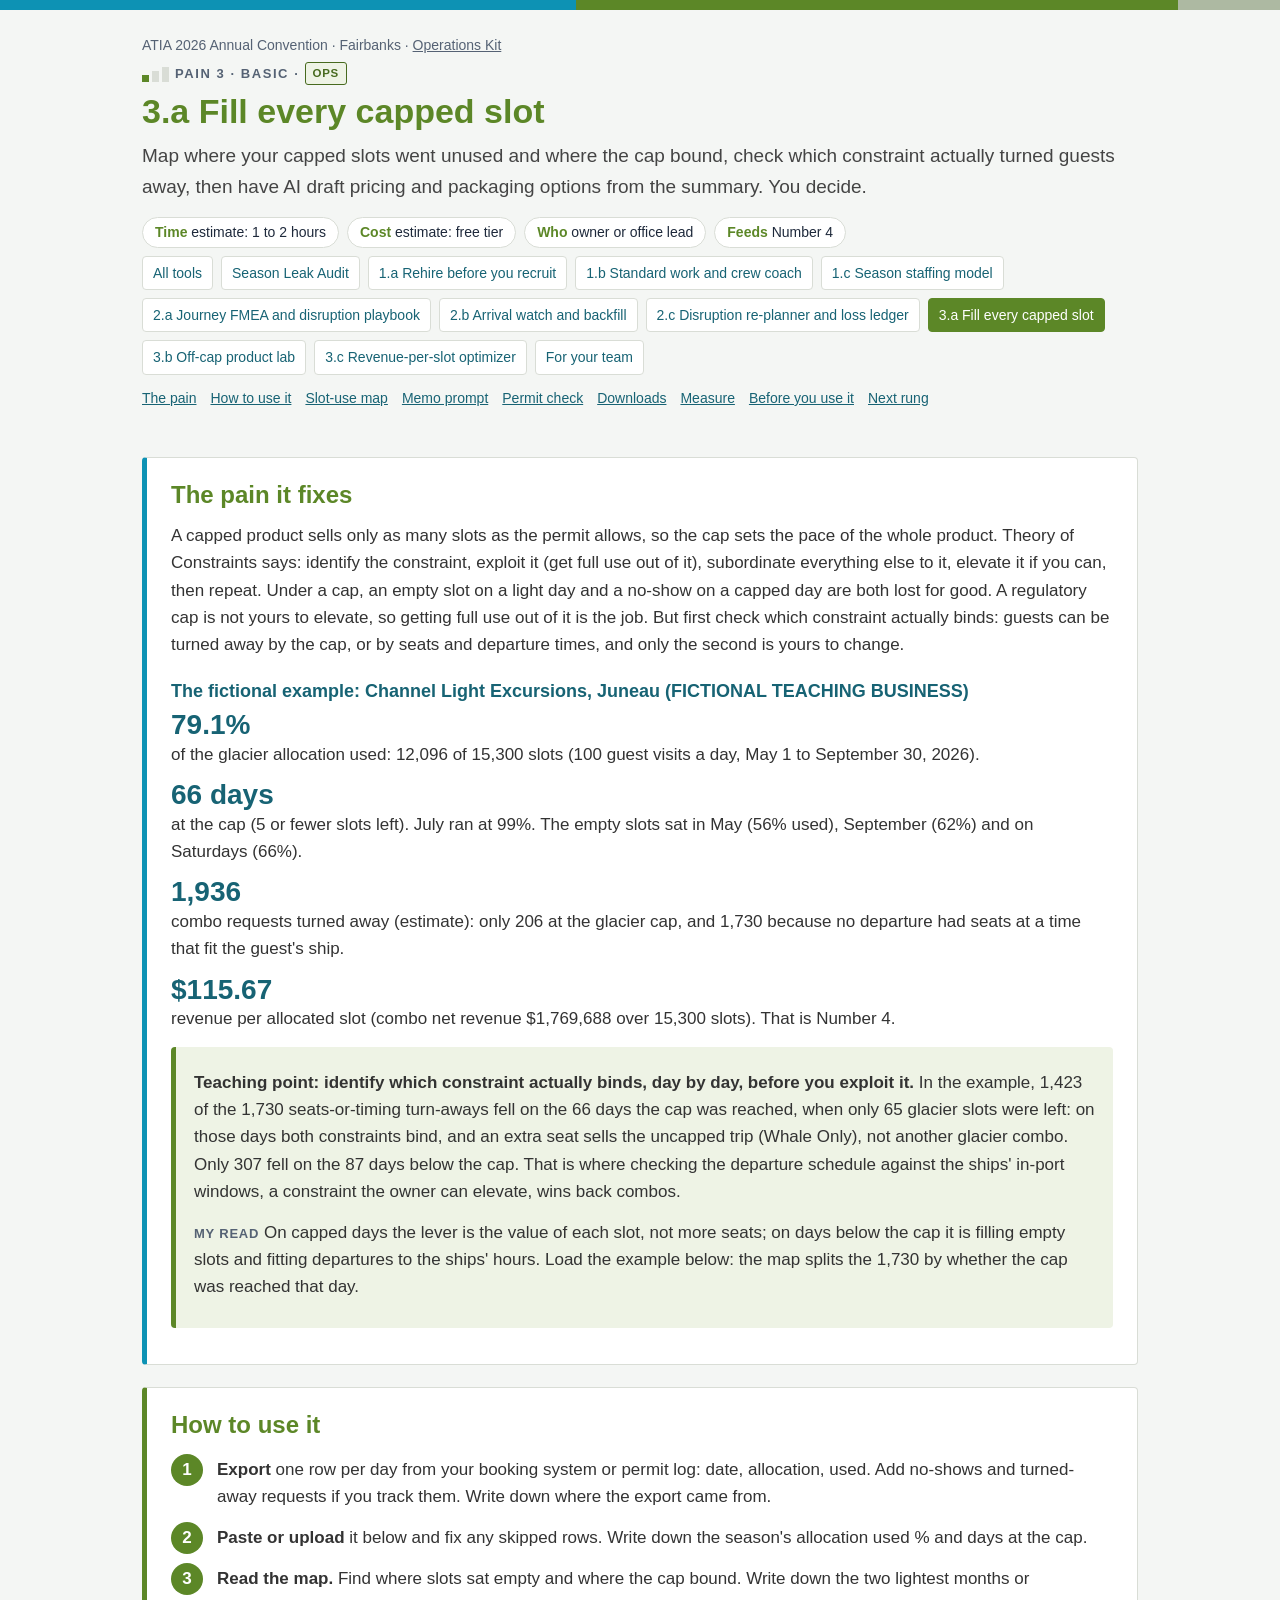
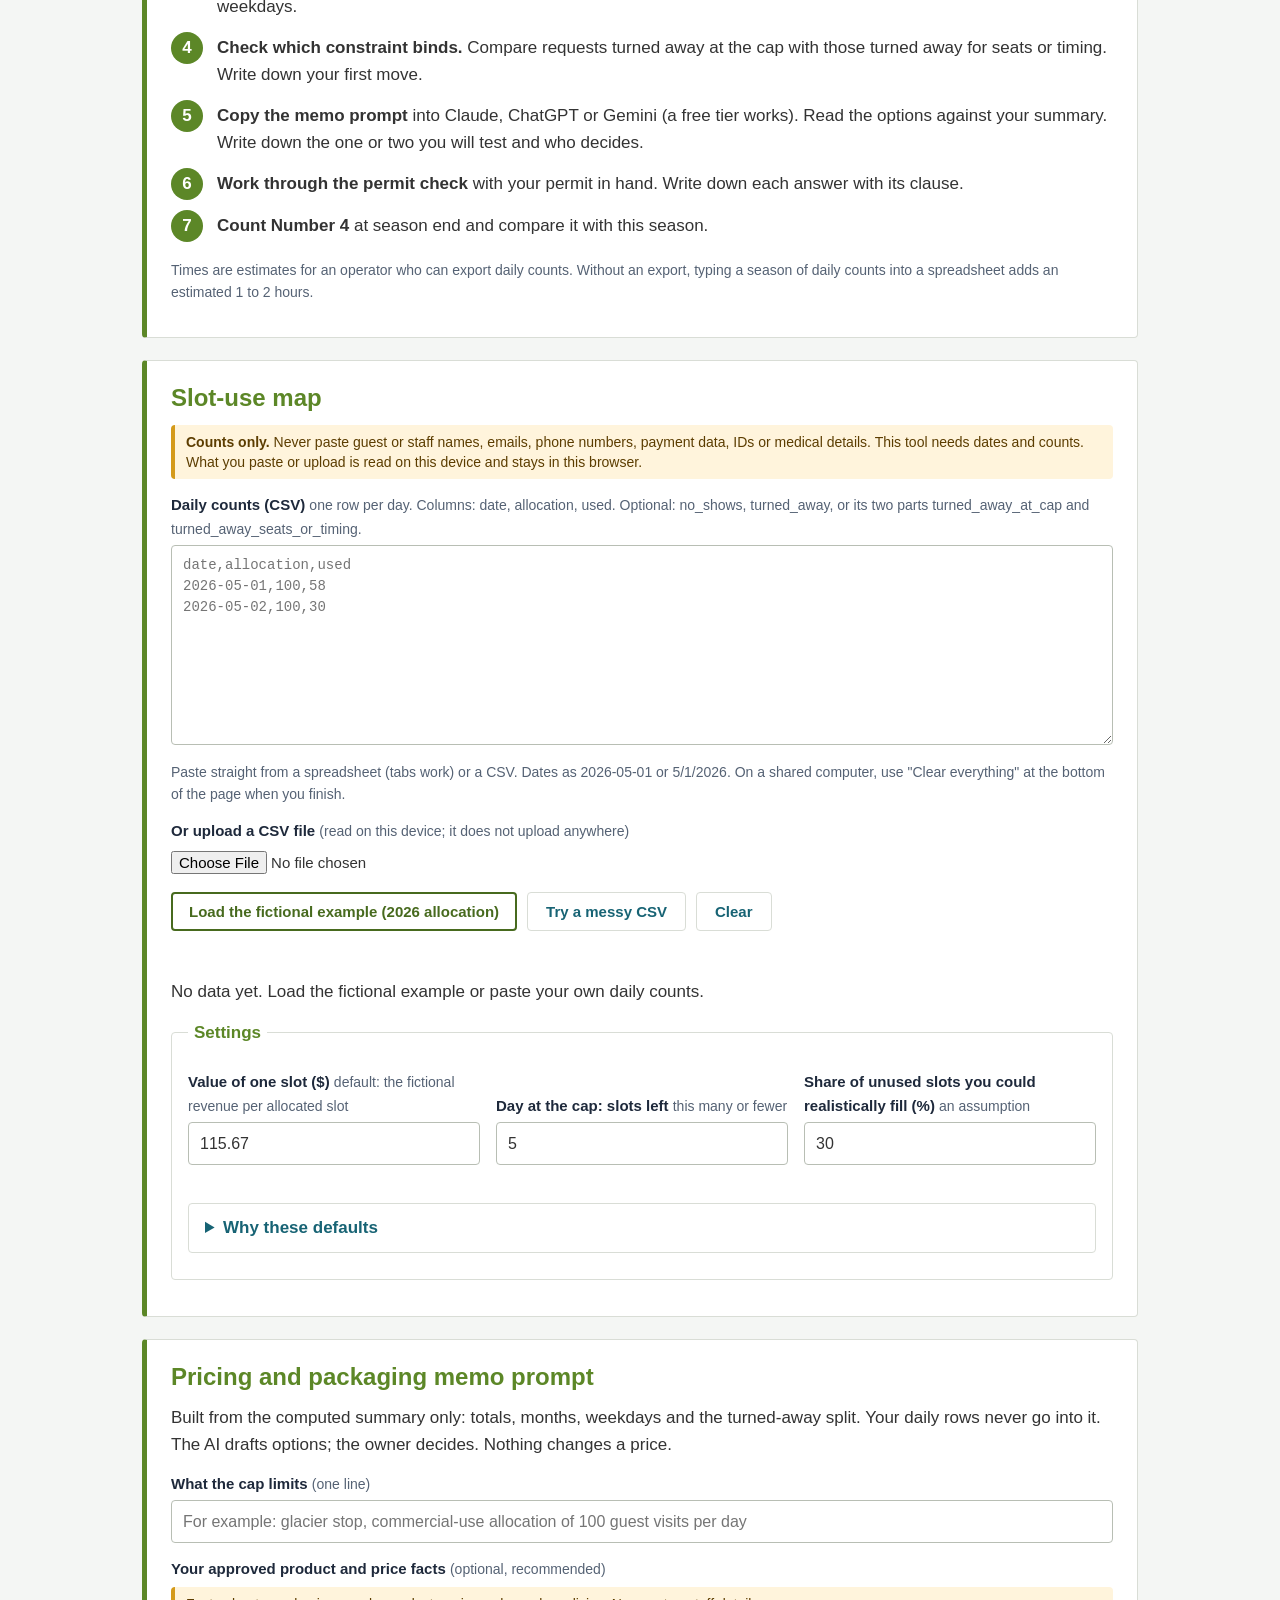
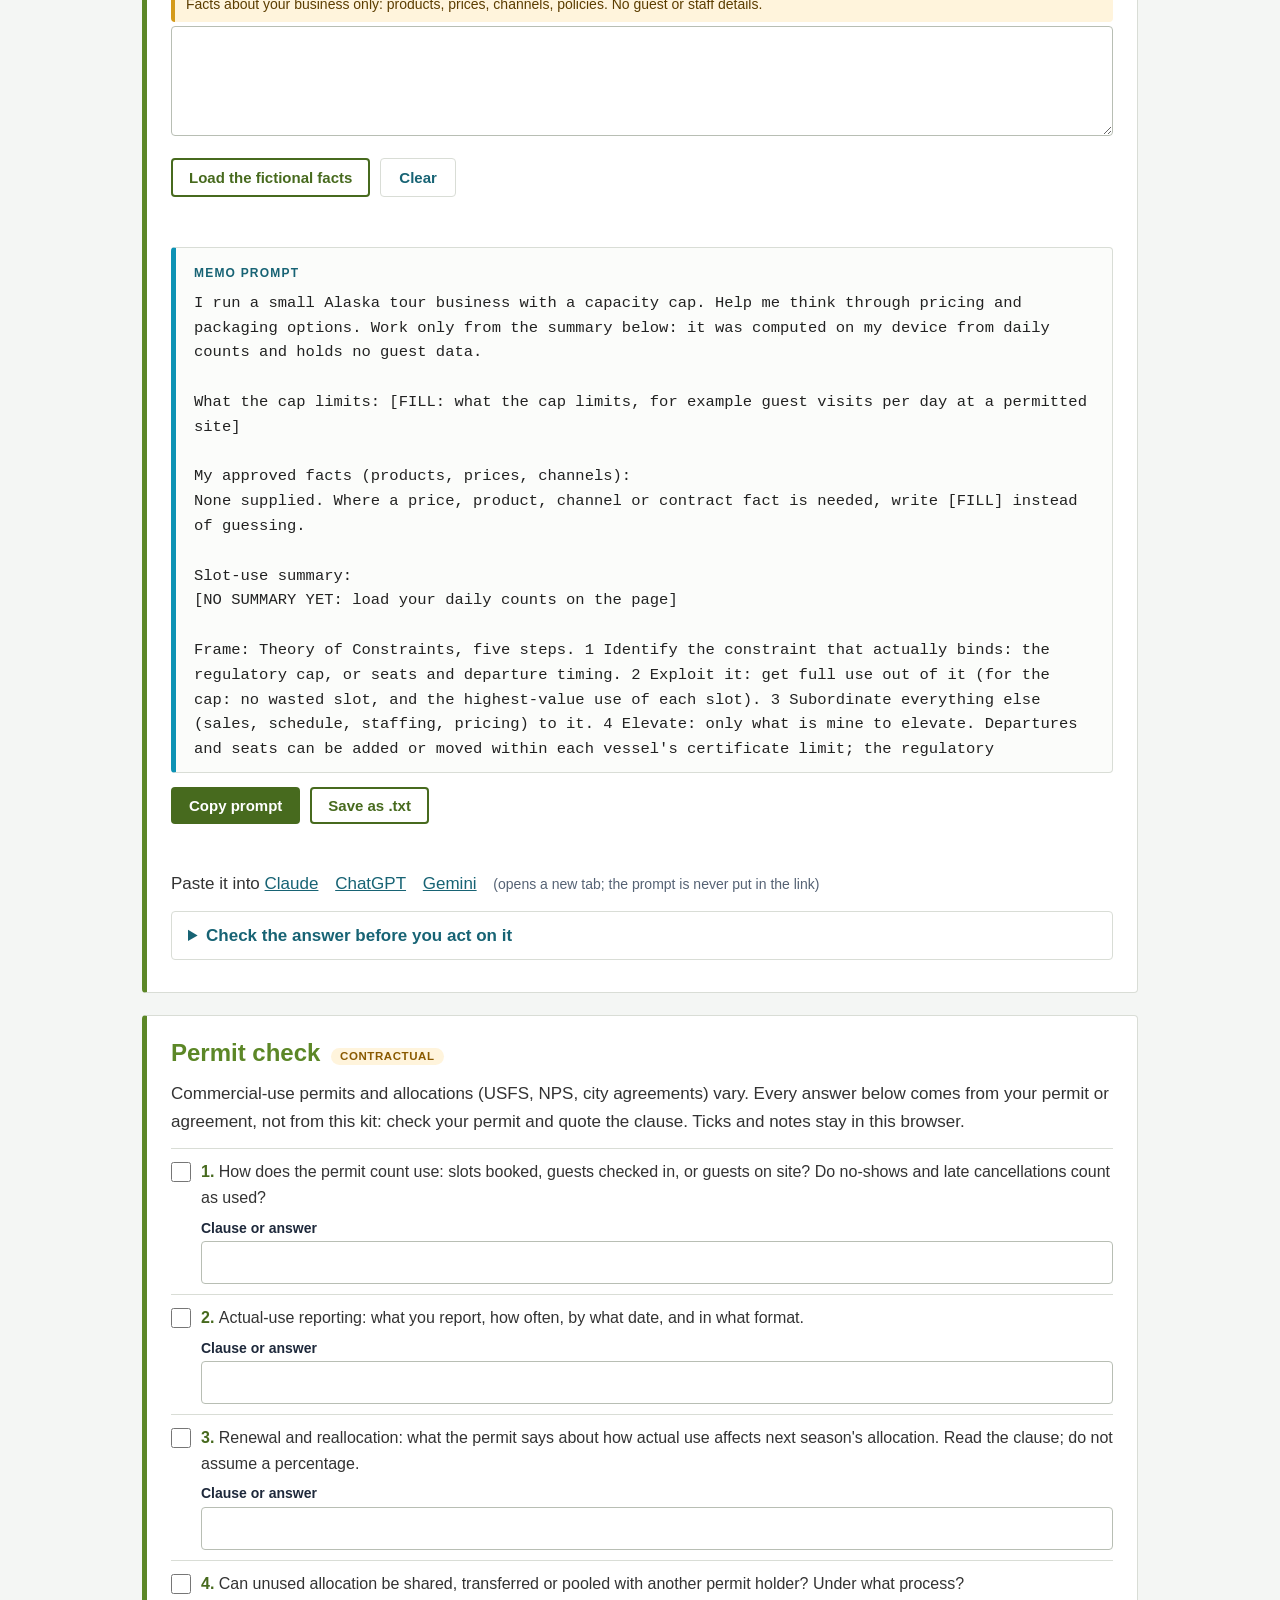
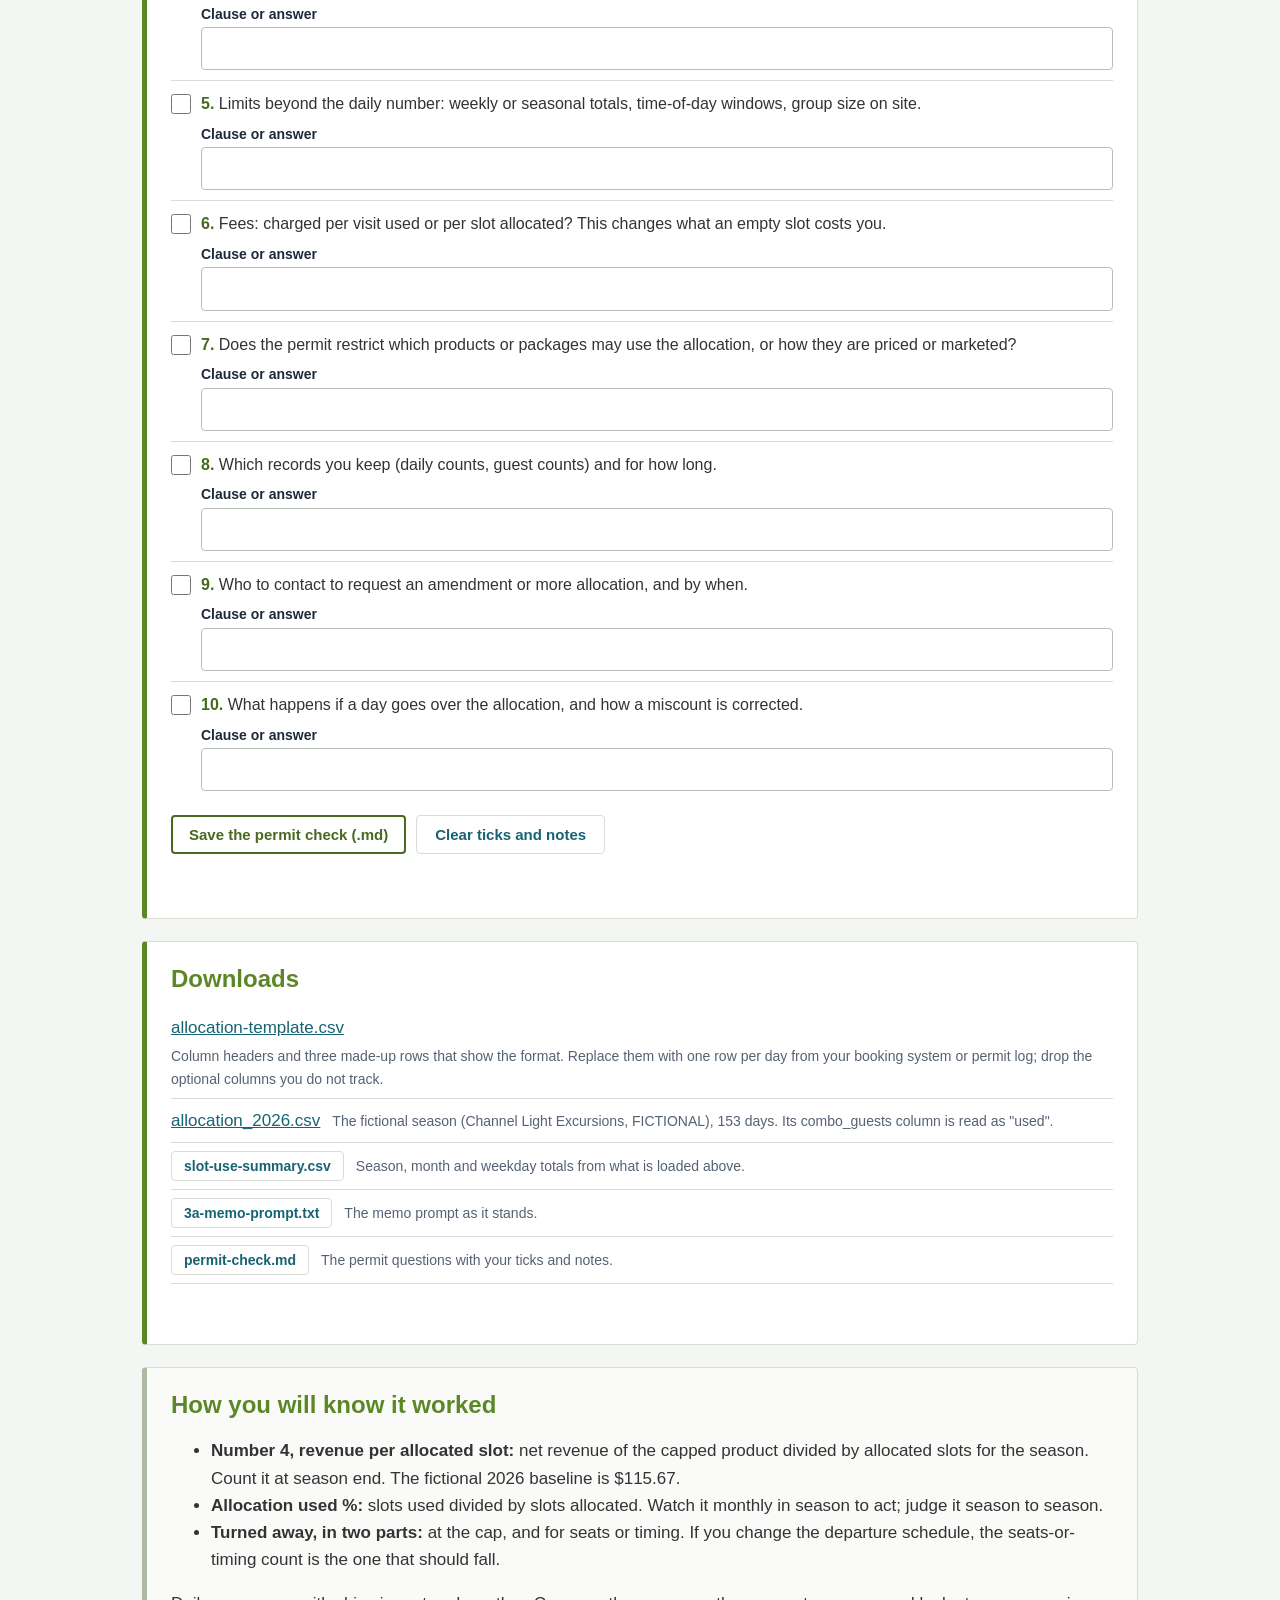
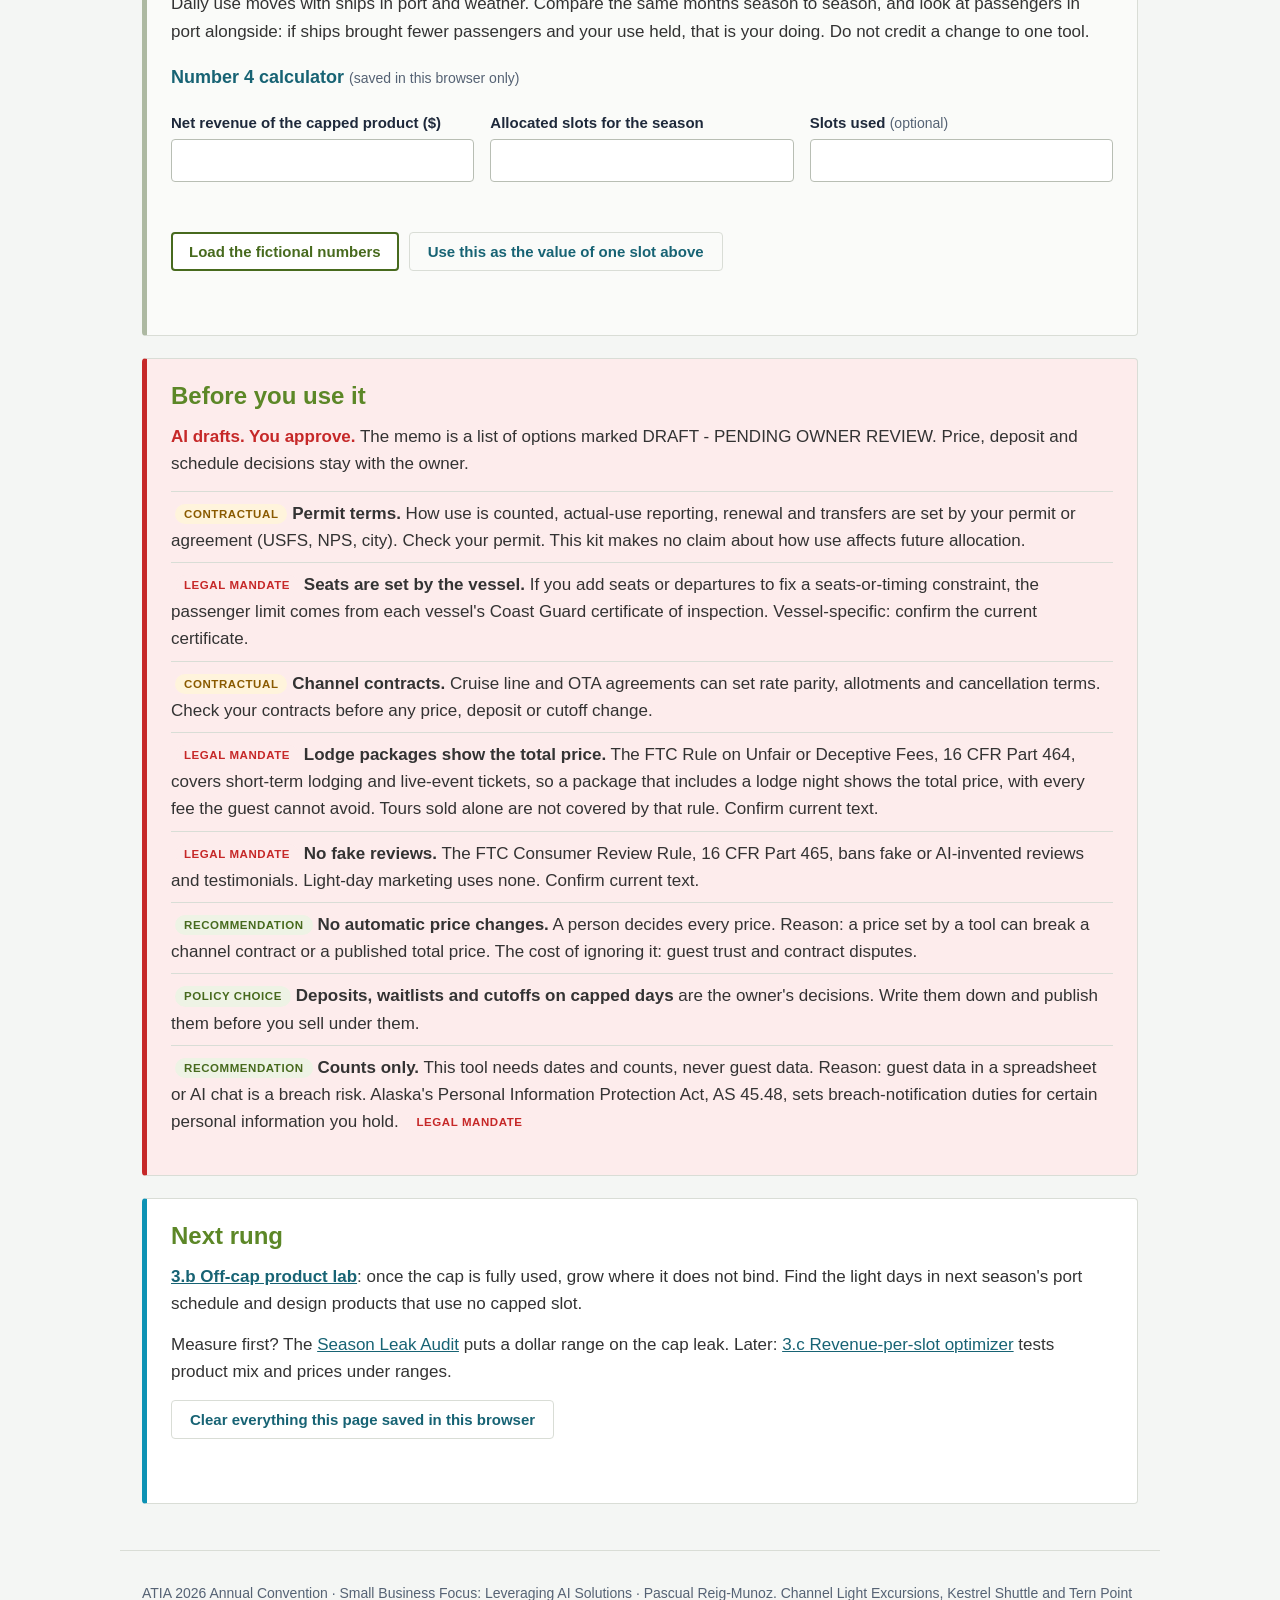
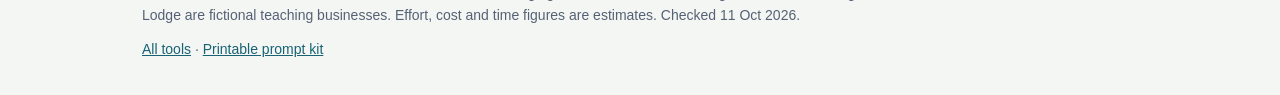
<file: 3a/index.html>
<!doctype html>
<html lang="en">
<head>
<meta charset="utf-8">
<meta name="viewport" content="width=device-width, initial-scale=1">
<meta http-equiv="Content-Security-Policy" content="default-src 'self' file:; script-src 'self' file:; style-src 'self' 'unsafe-inline' file:; img-src 'self' data: file:; connect-src 'none'; form-action 'none'; base-uri 'self'; object-src 'none'">
<title>3.a Fill every capped slot · ATIA Operations Kit</title>
<meta name="description" content="Map where your capped slots go unused and where the cap binds, check which constraint actually turns guests away, and build a pricing and packaging memo prompt from the summary. Paste or upload daily counts; nothing leaves your browser.">
<link rel="stylesheet" href="../assets/kit.css">
<style>
/* Page-specific styles for tool 3a. Shared styles live in ../assets/kit.css. */
.onpage{display:flex;flex-wrap:wrap;gap:6px 14px;font-size:14px;margin:12px 0 0;padding:0;list-style:none}
.onpage a{color:var(--teal-d)}
.card>h2:first-child{margin-top:0}
.reminder{font-size:14px;line-height:1.45;color:#5c3d00;background:var(--amber-t);border-left:4px solid #d49a1a;border-radius:4px;padding:7px 11px;margin:6px 0 4px}
.figs{list-style:none;padding:0;margin:0}
.figs li{margin:0 0 12px}
.figs b.n{font-size:28px;color:var(--teal-d);display:block;line-height:1.1}
.fgrid{display:grid;gap:0 16px;grid-template-columns:repeat(auto-fit,minmax(min(100%,210px),1fr))}
.fgrid>div{min-width:0;display:flex;flex-direction:column;justify-content:flex-end}
input[type=file]{font-size:15px;max-width:100%;margin:4px 0}
textarea.mono{font:14px/1.5 Consolas,"Courier New",monospace}
.notes{list-style:none;padding:0;margin:6px 0;font-size:14px}
.notes li{padding:5px 0;border-bottom:1px dashed var(--line);overflow-wrap:anywhere}
.notes li.err::before{content:"Skipped: ";font-weight:bold;color:var(--red)}
.notes li.warn::before{content:"Check: ";font-weight:bold;color:var(--amber)}
.kpis{display:grid;gap:10px;grid-template-columns:repeat(auto-fit,minmax(min(100%,190px),1fr));margin:12px 0}
.kpi{background:#fff;border:1px solid var(--line);border-top:4px solid var(--teal);border-radius:4px;padding:10px 12px;font-size:14px;line-height:1.4;min-width:0}
.kpi b{display:block;font-size:28px;line-height:1.1;color:var(--teal-d);margin:0 0 4px;overflow-wrap:anywhere}
.kpi.green{border-top-color:var(--green)}
.kpi.green b{color:var(--green-d)}
.facts,.read{margin:6px 0 12px;padding-left:1.2em}
.facts li,.read li{margin:0 0 6px}
.myread{font-size:13px;font-weight:bold;letter-spacing:.06em;text-transform:uppercase;color:var(--slate-m)}
.heat{display:grid;grid-template-columns:3.4em repeat(7,minmax(0,1fr));gap:3px;margin:10px 0 6px;max-width:640px}
.heat .row{display:contents}
.heat .ch{font-size:13px;font-weight:bold;text-align:center;color:var(--slate);padding:2px 0}
.heat .rh{font-size:14px;font-weight:bold;color:var(--slate);align-self:center;overflow-wrap:anywhere}
.heat .c{border-radius:3px;text-align:center;font-size:14px;font-weight:bold;padding:12px 1px;line-height:1.2;min-width:0;overflow-wrap:anywhere}
.lv0{background:#f3f7f8;color:#1e293b;box-shadow:inset 0 0 0 1px #d9e2e5}
.lv1{background:#d3ebf2;color:#1e293b}
.lv2{background:#a9d7e5;color:#1e293b}
.lv3{background:#5fb3cc;color:#1e293b}
.lv4{background:#176374;color:#fff}
.amber .lv1{background:#fff4dc}
.amber .lv2{background:#f6d58a}
.amber .lv3{background:#e9a23b}
.amber .lv4{background:#8a5a00;color:#fff}
.heat .none{background:repeating-linear-gradient(45deg,#fff 0 4px,#eef1ec 4px 8px);color:var(--slate-m);font-weight:normal}
.legend{display:flex;flex-wrap:wrap;gap:6px 12px;list-style:none;padding:0;margin:4px 0 10px;font-size:13px;color:var(--slate)}
.legend li{display:flex;align-items:center;gap:5px}
.legend i{display:inline-block;width:18px;height:14px;border-radius:2px}
.legend i.none{background:repeating-linear-gradient(45deg,#fff 0 4px,#eef1ec 4px 8px);border:1px solid #d9e2e5}
.tablewrap{overflow-x:auto;-webkit-overflow-scrolling:touch;margin:8px 0 14px}
.tablewrap table.wide{min-width:640px}
td.num{white-space:nowrap}
th.num{white-space:normal}
.btns.tight{margin:8px 0}
button.small{font-size:14px;padding:6px 12px}
.obl{list-style:none;padding:0;margin:10px 0}
.obl>li{padding:8px 0;border-top:1px solid var(--line)}
.permit{list-style:none;padding:0;margin:10px 0;counter-reset:pi}
.permit>li{counter-increment:pi;padding:10px 0;border-top:1px solid var(--line)}
.permit .q{display:flex;gap:10px;align-items:flex-start;font-weight:normal;color:var(--ink);font-size:16px;margin:0}
.permit .q input{width:20px;height:20px;flex:none;margin:3px 0 0}
.permit .q span::before{content:counter(pi) ". ";font-weight:bold;color:var(--green-d)}
.permit .n{margin:6px 0 0 30px}
.permit .n label{font-size:14px;margin:0 0 2px}
.calc{display:grid;gap:0 16px;grid-template-columns:repeat(auto-fit,minmax(min(100%,210px),1fr))}
.calcout{font-weight:bold;color:var(--teal-d);min-height:1.6em}
.ailinks a{margin-right:12px;white-space:nowrap}
.output pre{max-height:30em;overflow:auto}
.files li{flex-wrap:wrap;gap:4px 12px}
.empty-note{color:var(--slate-m);font-style:italic}
@media(max-width:640px){
  .heat{grid-template-columns:2.9em repeat(7,minmax(0,1fr));gap:2px}
  .heat .c{font-size:12px;padding:12px 0}
  .heat .ch{font-size:12px}
  .heat .rh{font-size:13px}
  table.stack thead{position:absolute;left:-9999px;width:1px;height:1px;overflow:hidden}
  table.stack,table.stack tbody,table.stack tr,table.stack th,table.stack td{display:block;width:auto}
  table.stack{background:none}
  table.stack tr{background:#fff;border:1px solid #ccd2c8;border-radius:4px;margin:0 0 8px;padding:0 0 4px;display:grid;grid-template-columns:repeat(2,minmax(0,1fr))}
  table.stack tr>th{grid-column:1/-1}
  table.stack th,table.stack td,table.stack td.num{border:0;padding:3px 10px;text-align:left;white-space:normal}
  table.stack th{background:var(--green-t)}
  table.stack td[data-label]::before{content:attr(data-label) ": ";font-weight:bold;color:var(--slate)}
  .permit .n{margin-left:0}
  .kpis{grid-template-columns:repeat(2,minmax(0,1fr));gap:8px}
  .kpi{padding:8px 10px;font-size:13.5px}
  .kpi b{font-size:23px}
}
@media print{.reminder,#csv,#csv-file,label[for=csv-file],.ailinks{display:none}}
</style>
<script src="../assets/kit.js" defer></script>
<script src="slots-core.js" defer></script>
<script src="slots.js" defer></script>
</head>
<body data-page="3a">
<div class="band" aria-hidden="true"></div>
<header class="kit">
  <p class="crumbs">ATIA 2026 Annual Convention · Fairbanks · <a href="../">Operations Kit</a></p>
  <p class="kicker"><span class="rung r1" aria-hidden="true"><i></i><i></i><i></i></span>Pain 3 · Basic · <span class="focus ops">OPS</span></p>
  <h1>3.a Fill every capped slot</h1>
  <p class="lede">Map where your capped slots went unused and where the cap bound, check which constraint actually turned guests away, then have AI draft pricing and packaging options from the summary. You decide.</p>
  <ul class="meta">
    <li><b>Time</b> estimate: 1 to 2 hours</li><li><b>Cost</b> estimate: free tier</li><li><b>Who</b> owner or office lead</li><li><b>Feeds</b> Number 4</li>
  </ul>
  <nav class="tool-nav" data-toolnav="3a" aria-label="All tools"></nav>
  <ul class="onpage" aria-label="On this page">
    <li><a href="#why">The pain</a></li><li><a href="#how">How to use it</a></li><li><a href="#map">Slot-use map</a></li><li><a href="#memo">Memo prompt</a></li><li><a href="#permit">Permit check</a></li><li><a href="#files">Downloads</a></li><li><a href="#measure">Measure</a></li><li><a href="#safe">Before you use it</a></li><li><a href="#next">Next rung</a></li>
  </ul>
</header>

<main class="kit">
  <section class="card teal" aria-labelledby="why">
    <h2 id="why">The pain it fixes</h2>
    <p>A capped product sells only as many slots as the permit allows, so the cap sets the pace of the whole product. Theory of Constraints says: identify the constraint, exploit it (get full use out of it), subordinate everything else to it, elevate it if you can, then repeat. Under a cap, an empty slot on a light day and a no-show on a capped day are both lost for good. A regulatory cap is not yours to elevate, so getting full use out of it is the job. But first check which constraint actually binds: guests can be turned away by the cap, or by seats and departure times, and only the second is yours to change.</p>
    <h3>The fictional example: Channel Light Excursions, Juneau (FICTIONAL TEACHING BUSINESS)</h3>
    <ul class="figs">
      <li><b class="n">79.1%</b> of the glacier allocation used: 12,096 of 15,300 slots (100 guest visits a day, May 1 to September 30, 2026).</li>
      <li><b class="n">66 days</b> at the cap (5 or fewer slots left). July ran at 99%. The empty slots sat in May (56% used), September (62%) and on Saturdays (66%).</li>
      <li><b class="n">1,936</b> combo requests turned away (estimate): only 206 at the glacier cap, and 1,730 because no departure had seats at a time that fit the guest's ship.</li>
      <li><b class="n">$115.67</b> revenue per allocated slot (combo net revenue $1,769,688 over 15,300 slots). That is Number 4.</li>
    </ul>
    <div class="callout green">
      <p><b>Teaching point: identify which constraint actually binds, day by day, before you exploit it.</b> In the example, 1,423 of the 1,730 seats-or-timing turn-aways fell on the 66 days the cap was reached, when only 65 glacier slots were left: on those days both constraints bind, and an extra seat sells the uncapped trip (Whale Only), not another glacier combo. Only 307 fell on the 87 days below the cap. That is where checking the departure schedule against the ships' in-port windows, a constraint the owner can elevate, wins back combos.</p>
      <p><span class="myread">My read</span> On capped days the lever is the value of each slot, not more seats; on days below the cap it is filling empty slots and fitting departures to the ships' hours. Load the example below: the map splits the 1,730 by whether the cap was reached that day.</p>
    </div>
  </section>

  <section class="card" aria-labelledby="how">
    <h2 id="how">How to use it</h2>
    <ol class="steps">
      <li><b>Export</b> one row per day from your booking system or permit log: date, allocation, used. Add no-shows and turned-away requests if you track them. Write down where the export came from.</li>
      <li><b>Paste or upload</b> it below and fix any skipped rows. Write down the season's allocation used % and days at the cap.</li>
      <li><b>Read the map.</b> Find where slots sat empty and where the cap bound. Write down the two lightest months or weekdays.</li>
      <li><b>Check which constraint binds.</b> Compare requests turned away at the cap with those turned away for seats or timing. Write down your first move.</li>
      <li><b>Copy the memo prompt</b> into Claude, ChatGPT or Gemini (a free tier works). Read the options against your summary. Write down the one or two you will test and who decides.</li>
      <li><b>Work through the permit check</b> with your permit in hand. Write down each answer with its clause.</li>
      <li><b>Count Number 4</b> at season end and compare it with this season.</li>
    </ol>
    <p class="hint">Times are estimates for an operator who can export daily counts. Without an export, typing a season of daily counts into a spreadsheet adds an estimated 1 to 2 hours.</p>
  </section>

  <section class="card" aria-labelledby="map">
    <h2 id="map">Slot-use map</h2>
    <p class="reminder" id="csv-reminder"><b>Counts only.</b> Never paste guest or staff names, emails, phone numbers, payment data, IDs or medical details. This tool needs dates and counts. What you paste or upload is read on this device and stays in this browser.</p>
    <label for="csv">Daily counts (CSV) <small>one row per day. Columns: date, allocation, used. Optional: no_shows, turned_away, or its two parts turned_away_at_cap and turned_away_seats_or_timing.</small></label>
    <textarea id="csv" class="tall mono" spellcheck="false" autocomplete="off" aria-describedby="csv-reminder csv-hint" placeholder="date,allocation,used&#10;2026-05-01,100,58&#10;2026-05-02,100,30"></textarea>
    <p class="hint" id="csv-hint">Paste straight from a spreadsheet (tabs work) or a CSV. Dates as 2026-05-01 or 5/1/2026. On a shared computer, use "Clear everything" at the bottom of the page when you finish.</p>
    <label for="csv-file">Or upload a CSV file <small>(read on this device; it does not upload anywhere)</small></label>
    <input type="file" id="csv-file" accept=".csv,.txt,.tsv,text/csv,text/plain">
    <div>
      <div class="btns">
        <button type="button" class="secondary" id="loadDemo">Load the fictional example (2026 allocation)</button>
        <button type="button" class="ghost" id="loadMessy">Try a messy CSV</button>
        <button type="button" class="ghost" id="csvClear">Clear</button>
      </div>
      <p class="status" role="status" aria-live="polite"></p>
    </div>
    <p id="parse-status" role="status" aria-live="polite">No data yet. Load the fictional example or paste your own daily counts.</p>
    <details id="parse-details" hidden>
      <summary id="parse-summary">Rows the page skipped or wants you to check</summary>
      <ul class="notes" id="parse-notes"></ul>
    </details>

    <fieldset>
      <legend>Settings</legend>
      <div class="fgrid">
        <div><label for="rps">Value of one slot ($) <small>default: the fictional revenue per allocated slot</small></label><input type="text" id="rps" inputmode="decimal" autocomplete="off" value="115.67"></div>
        <div><label for="thr">Day at the cap: slots left <small>this many or fewer</small></label><input type="number" id="thr" min="0" step="1" inputmode="numeric" value="5"></div>
        <div><label for="fill">Share of unused slots you could realistically fill (%) <small>an assumption</small></label><input type="text" id="fill" inputmode="decimal" autocomplete="off" value="30"></div>
      </div>
      <p class="status" id="settings-status" role="status" aria-live="polite"></p>
      <details>
        <summary>Why these defaults</summary>
        <p><b>Value of one slot.</b> $115.67 is the fictional revenue per allocated slot (Number 4): net revenue of the capped product divided by every allocated slot, used or not. It is lower than the net revenue from a guest who actually used a slot, so it values an empty slot cautiously. Use your own Number 4, or your average net per guest on the capped product.</p>
        <p><b>At the cap.</b> A day with 5 or fewer slots left counts as at the cap, because a leftover smaller than a typical party rarely sells. Change it to match your party sizes. <span class="lbl">Policy choice</span></p>
        <p><b>Fill share.</b> Not every empty slot can be sold. 30% is the same planning assumption the Season Leak Audit uses; it is not a forecast. Write down your own reason for the number you pick.</p>
      </details>
    </fieldset>

    <div id="results" hidden>
      <h3>Season at a glance</h3>
      <div class="kpis" id="kpis"></div>
      <h3>What the numbers say</h3>
      <ul class="facts" id="facts"></ul>
      <h3><span class="myread">My read</span> What it means <span class="hint">(rule-based reading of your numbers, not advice)</span></h3>
      <ul class="read" id="read"></ul>

      <h3 id="heat-h">Month by weekday</h3>
      <label for="metric">Show</label>
      <select id="metric">
        <option value="used">Allocation used %</option>
        <option value="unused">Unused slots</option>
        <option value="cap">Days at the cap</option>
      </select>
      <ul class="legend" id="legend" aria-label="Color key"></ul>
      <div class="heat" id="heat" role="table" aria-labelledby="heat-h" aria-describedby="heat-note"></div>
      <p class="hint" id="heat-note">Each cell holds all days of that weekday in that month. The number in the cell is the value; color repeats it. Striped cells have no days in your file.</p>
      <details>
        <summary>The same numbers as a table</summary>
        <div class="tablewrap"><table class="wide" id="heat-table"></table></div>
      </details>

      <h3>By month</h3>
      <div class="tablewrap"><table class="stack" id="t-month"></table></div>
      <h3>By weekday</h3>
      <div class="tablewrap"><table class="stack" id="t-week"></table></div>
      <div>
        <div class="btns"><button type="button" class="secondary" id="dlSummary">Save the summary (.csv)</button></div>
        <p class="status" role="status" aria-live="polite"></p>
      </div>
    </div>
  </section>

  <section class="card" aria-labelledby="memo">
    <h2 id="memo">Pricing and packaging memo prompt</h2>
    <p>Built from the computed summary only: totals, months, weekdays and the turned-away split. Your daily rows never go into it. The AI drafts options; the owner decides. Nothing changes a price.</p>
    <label for="capName">What the cap limits <small>(one line)</small></label>
    <input type="text" id="capName" autocomplete="off" placeholder="For example: glacier stop, commercial-use allocation of 100 guest visits per day">
    <label for="facts-in">Your approved product and price facts <small>(optional, recommended)</small></label>
    <p class="reminder" id="facts-reminder">Facts about your business only: products, prices, channels, policies. No guest or staff details.</p>
    <textarea id="facts-in" aria-describedby="facts-reminder"></textarea>
    <div>
      <div class="btns">
        <button type="button" class="secondary" id="loadFacts">Load the fictional facts</button>
        <button type="button" class="ghost" id="factsClear">Clear</button>
      </div>
      <p class="status" role="status" aria-live="polite"></p>
    </div>
    <div class="output">
      <p class="label">Memo prompt</p>
      <pre id="out-memo" tabindex="0" aria-label="Memo prompt"></pre>
    </div>
    <div>
      <div class="btns">
        <button type="button" data-copy="out-memo">Copy prompt</button>
        <button type="button" class="secondary" data-download="3a-memo-prompt.txt" data-from="out-memo">Save as .txt</button>
      </div>
      <p class="status" role="status" aria-live="polite"></p>
    </div>
    <p class="ailinks">Paste it into <a href="https://claude.ai/" target="_blank" rel="noopener">Claude</a> <a href="https://chatgpt.com/" target="_blank" rel="noopener">ChatGPT</a> <a href="https://gemini.google.com/" target="_blank" rel="noopener">Gemini</a> <span class="hint">(opens a new tab; the prompt is never put in the link)</span></p>
    <details>
      <summary>Check the answer before you act on it</summary>
      <ul>
        <li>Every number in the answer appears in your summary. Anything else is invented: strike it.</li>
        <li>No option uses more slots than the allocation, or works around the permit.</li>
        <li>Each price idea is an option with a risk next to it, not a decision. The owner decides; nothing changes automatically.</li>
        <li>Every [FILL] is answered by the owner before anything is tested.</li>
        <li>The answer is marked DRAFT - PENDING OWNER REVIEW.</li>
      </ul>
    </details>
  </section>

  <section class="card" aria-labelledby="permit">
    <h2 id="permit">Permit check <span class="lbl contract">Contractual</span></h2>
    <p>Commercial-use permits and allocations (USFS, NPS, city agreements) vary. Every answer below comes from your permit or agreement, not from this kit: check your permit and quote the clause. Ticks and notes stay in this browser.</p>
    <ol class="permit" id="permit-list"></ol>
    <div>
      <div class="btns">
        <button type="button" class="secondary" id="dlPermit">Save the permit check (.md)</button>
        <button type="button" class="ghost" id="permitClear">Clear ticks and notes</button>
      </div>
      <p class="status" role="status" aria-live="polite"></p>
    </div>
  </section>

  <section class="card" aria-labelledby="files">
    <h2 id="files">Downloads</h2>
    <ul class="files">
      <li><a href="allocation-template.csv" download>allocation-template.csv</a> <span class="hint">Column headers and three made-up rows that show the format. Replace them with one row per day from your booking system or permit log; drop the optional columns you do not track.</span></li>
      <li><a href="../data/allocation_2026.csv" download>allocation_2026.csv</a> <span class="hint">The fictional season (Channel Light Excursions, FICTIONAL), 153 days. Its combo_guests column is read as "used".</span></li>
      <li><button type="button" class="ghost small" id="dlSummary2">slot-use-summary.csv</button> <span class="hint">Season, month and weekday totals from what is loaded above.</span></li>
      <li><button type="button" class="ghost small" data-download="3a-memo-prompt.txt" data-from="out-memo">3a-memo-prompt.txt</button> <span class="hint">The memo prompt as it stands.</span></li>
      <li><button type="button" class="ghost small" id="dlPermit2">permit-check.md</button> <span class="hint">The permit questions with your ticks and notes.</span></li>
    </ul>
    <p class="status" role="status" aria-live="polite"></p>
  </section>

  <section class="card note" aria-labelledby="measure">
    <h2 id="measure">How you will know it worked</h2>
    <ul>
      <li><b>Number 4, revenue per allocated slot:</b> net revenue of the capped product divided by allocated slots for the season. Count it at season end. The fictional 2026 baseline is $115.67.</li>
      <li><b>Allocation used %:</b> slots used divided by slots allocated. Watch it monthly in season to act; judge it season to season.</li>
      <li><b>Turned away, in two parts:</b> at the cap, and for seats or timing. If you change the departure schedule, the seats-or-timing count is the one that should fall.</li>
    </ul>
    <p>Daily use moves with ships in port and weather. Compare the same months season to season, and look at passengers in port alongside: if ships brought fewer passengers and your use held, that is your doing. Do not credit a change to one tool.</p>
    <h3>Number 4 calculator <span class="hint">(saved in this browser only)</span></h3>
    <div class="calc">
      <div><label for="n4net">Net revenue of the capped product ($)</label><input type="text" id="n4net" inputmode="decimal" autocomplete="off"></div>
      <div><label for="n4slots">Allocated slots for the season</label><input type="text" id="n4slots" inputmode="numeric" autocomplete="off"></div>
      <div><label for="n4used">Slots used <small>(optional)</small></label><input type="text" id="n4used" inputmode="numeric" autocomplete="off"></div>
    </div>
    <p class="calcout" id="n4out" role="status" aria-live="polite"></p>
    <div>
      <div class="btns">
        <button type="button" class="secondary" id="n4demo">Load the fictional numbers</button>
        <button type="button" class="ghost" id="n4use">Use this as the value of one slot above</button>
      </div>
      <p class="status" role="status" aria-live="polite"></p>
    </div>
  </section>

  <section class="card warn" aria-labelledby="safe">
    <h2 id="safe">Before you use it</h2>
    <p><strong>AI drafts. You approve.</strong> The memo is a list of options marked DRAFT - PENDING OWNER REVIEW. Price, deposit and schedule decisions stay with the owner.</p>
    <ul class="obl">
      <li><span class="lbl contract">Contractual</span> <b>Permit terms.</b> How use is counted, actual-use reporting, renewal and transfers are set by your permit or agreement (USFS, NPS, city). Check your permit. This kit makes no claim about how use affects future allocation.</li>
      <li><span class="lbl legal">Legal mandate</span> <b>Seats are set by the vessel.</b> If you add seats or departures to fix a seats-or-timing constraint, the passenger limit comes from each vessel's Coast Guard certificate of inspection. Vessel-specific: confirm the current certificate.</li>
      <li><span class="lbl contract">Contractual</span> <b>Channel contracts.</b> Cruise line and OTA agreements can set rate parity, allotments and cancellation terms. Check your contracts before any price, deposit or cutoff change.</li>
      <li><span class="lbl legal">Legal mandate</span> <b>Lodge packages show the total price.</b> The FTC Rule on Unfair or Deceptive Fees, 16 CFR Part 464, covers short-term lodging and live-event tickets, so a package that includes a lodge night shows the total price, with every fee the guest cannot avoid. Tours sold alone are not covered by that rule. Confirm current text.</li>
      <li><span class="lbl legal">Legal mandate</span> <b>No fake reviews.</b> The FTC Consumer Review Rule, 16 CFR Part 465, bans fake or AI-invented reviews and testimonials. Light-day marketing uses none. Confirm current text.</li>
      <li><span class="lbl">Recommendation</span> <b>No automatic price changes.</b> A person decides every price. Reason: a price set by a tool can break a channel contract or a published total price. The cost of ignoring it: guest trust and contract disputes.</li>
      <li><span class="lbl">Policy choice</span> <b>Deposits, waitlists and cutoffs on capped days</b> are the owner's decisions. Write them down and publish them before you sell under them.</li>
      <li><span class="lbl">Recommendation</span> <b>Counts only.</b> This tool needs dates and counts, never guest data. Reason: guest data in a spreadsheet or AI chat is a breach risk. Alaska's Personal Information Protection Act, AS 45.48, sets breach-notification duties for certain personal information you hold. <span class="lbl legal">Legal mandate</span></li>
    </ul>
  </section>

  <section class="card teal" aria-labelledby="next">
    <h2 id="next">Next rung</h2>
    <p><a href="../3b/"><b>3.b Off-cap product lab</b></a>: once the cap is fully used, grow where it does not bind. Find the light days in next season's port schedule and design products that use no capped slot.</p>
    <p>Measure first? The <a href="../leak/">Season Leak Audit</a> puts a dollar range on the cap leak. Later: <a href="../3c/">3.c Revenue-per-slot optimizer</a> tests product mix and prices under ranges.</p>
    <div class="btns no-print">
      <button type="button" class="ghost" id="forget">Clear everything this page saved in this browser</button>
    </div>
    <p class="status" role="status" aria-live="polite"></p>
  </section>
</main>

<footer class="kit">
  <p>ATIA 2026 Annual Convention · Small Business Focus: Leveraging AI Solutions · Pascual Reig-Munoz. Channel Light Excursions, Kestrel Shuttle and Tern Point Lodge are fictional teaching businesses. Effort, cost and time figures are estimates. Checked 11 Oct 2026.</p>
  <p><a href="../">All tools</a> · <a href="../Prompt-Kit.html">Printable prompt kit</a></p>
</footer>
<script type="application/json" id="alloc-2026">{"note":"FICTIONAL TEACHING DATA: Channel Light Excursions, Juneau (fictional). Generated by 3a/dev/make_embed.py from data/allocation_2026.csv. Do not edit by hand.","source":"data/allocation_2026.csv (column combo_guests read as used)","columns":["date","allocation","used","turned_away_at_cap","turned_away_seats_or_timing"],"rows":[["2026-05-01",100,58,0,0],["2026-05-02",100,30,0,0],["2026-05-03",100,56,0,0],["2026-05-04",100,53,0,0],["2026-05-05",100,62,0,9],["2026-05-06",100,55,0,4],["2026-05-07",100,54,0,4],["2026-05-08",100,31,0,0],["2026-05-09",100,39,0,0],["2026-05-10",100,54,0,0],["2026-05-11",100,68,0,5],["2026-05-12",100,56,0,6],["2026-05-13",100,22,0,0],["2026-05-14",100,47,0,0],["2026-05-15",100,78,0,12],["2026-05-16",100,36,0,0],["2026-05-17",100,60,0,0],["2026-05-18",100,84,0,2],["2026-05-19",100,37,0,0],["2026-05-20",100,55,0,0],["2026-05-21",100,68,0,0],["2026-05-22",100,42,0,0],["2026-05-23",100,37,0,0],["2026-05-24",100,80,0,4],["2026-05-25",100,54,0,0],["2026-05-26",100,79,0,0],["2026-05-27",100,75,0,9],["2026-05-28",100,96,0,9],["2026-05-29",100,42,0,0],["2026-05-30",100,55,0,6],["2026-05-31",100,65,0,0],["2026-06-01",100,75,0,8],["2026-06-02",100,58,0,0],["2026-06-03",100,97,0,0],["2026-06-04",100,99,0,18],["2026-06-05",100,48,0,0],["2026-06-06",100,79,0,11],["2026-06-07",100,100,9,12],["2026-06-08",100,76,0,0],["2026-06-09",100,95,0,4],["2026-06-10",100,100,4,4],["2026-06-11",100,99,3,8],["2026-06-12",100,98,9,10],["2026-06-13",100,82,0,8],["2026-06-14",100,99,0,0],["2026-06-15",100,78,0,4],["2026-06-16",100,100,4,17],["2026-06-17",100,97,0,2],["2026-06-18",100,100,1,26],["2026-06-19",100,100,0,0],["2026-06-20",100,80,0,8],["2026-06-21",100,100,9,14],["2026-06-22",100,99,0,26],["2026-06-23",100,99,4,11],["2026-06-24",100,100,4,9],["2026-06-25",100,100,4,12],["2026-06-26",100,100,0,30],["2026-06-27",100,98,4,10],["2026-06-28",100,94,0,24],["2026-06-29",100,99,0,20],["2026-06-30",100,99,4,34],["2026-07-01",100,100,13,6],["2026-07-02",100,100,13,27],["2026-07-03",100,100,2,48],["2026-07-04",100,100,7,15],["2026-07-05",100,100,6,51],["2026-07-06",100,98,0,31],["2026-07-07",100,99,9,33],["2026-07-08",100,100,7,31],["2026-07-09",100,96,0,23],["2026-07-10",100,99,7,17],["2026-07-11",100,99,3,31],["2026-07-12",100,100,2,26],["2026-07-13",100,100,2,23],["2026-07-14",100,100,0,46],["2026-07-15",100,99,0,46],["2026-07-16",100,100,0,58],["2026-07-17",100,100,0,18],["2026-07-18",100,94,0,12],["2026-07-19",100,100,21,23],["2026-07-20",100,99,2,38],["2026-07-21",100,100,5,34],["2026-07-22",100,99,0,24],["2026-07-23",100,99,0,29],["2026-07-24",100,98,9,37],["2026-07-25",100,100,8,8],["2026-07-26",100,98,0,36],["2026-07-27",100,100,0,27],["2026-07-28",100,99,0,9],["2026-07-29",100,100,2,28],["2026-07-30",100,100,10,41],["2026-07-31",100,99,0,49],["2026-08-01",100,95,0,30],["2026-08-02",100,100,0,25],["2026-08-03",100,100,0,18],["2026-08-04",100,100,16,8],["2026-08-05",100,97,0,16],["2026-08-06",100,99,0,35],["2026-08-07",100,100,3,29],["2026-08-08",100,81,0,7],["2026-08-09",100,95,0,10],["2026-08-10",100,98,0,18],["2026-08-11",100,92,0,14],["2026-08-12",100,94,0,29],["2026-08-13",100,73,0,4],["2026-08-14",100,94,0,9],["2026-08-15",100,52,0,0],["2026-08-16",100,70,0,6],["2026-08-17",100,91,0,25],["2026-08-18",100,100,0,17],["2026-08-19",100,97,0,6],["2026-08-20",100,79,0,0],["2026-08-21",100,75,0,8],["2026-08-22",100,76,0,3],["2026-08-23",100,80,0,0],["2026-08-24",100,91,0,0],["2026-08-25",100,89,0,9],["2026-08-26",100,82,0,0],["2026-08-27",100,84,0,6],["2026-08-28",100,100,0,16],["2026-08-29",100,53,0,8],["2026-08-30",100,62,0,0],["2026-08-31",100,99,0,2],["2026-09-01",100,84,0,0],["2026-09-02",100,74,0,0],["2026-09-03",100,44,0,0],["2026-09-04",100,52,0,0],["2026-09-05",100,27,0,5],["2026-09-06",100,83,0,4],["2026-09-07",100,76,0,2],["2026-09-08",100,39,0,0],["2026-09-09",100,70,0,0],["2026-09-10",100,73,0,6],["2026-09-11",100,100,0,4],["2026-09-12",100,29,0,2],["2026-09-13",100,65,0,0],["2026-09-14",100,52,0,3],["2026-09-15",100,58,0,0],["2026-09-16",100,69,0,4],["2026-09-17",100,54,0,0],["2026-09-18",100,69,0,9],["2026-09-19",100,51,0,0],["2026-09-20",100,59,0,0],["2026-09-21",100,63,0,0],["2026-09-22",100,46,0,0],["2026-09-23",100,67,0,0],["2026-09-24",100,54,0,0],["2026-09-25",100,73,0,8],["2026-09-26",100,55,0,0],["2026-09-27",100,53,0,0],["2026-09-28",100,59,0,0],["2026-09-29",100,79,0,0],["2026-09-30",100,70,0,0]]}</script>
</body>
</html>
</file>
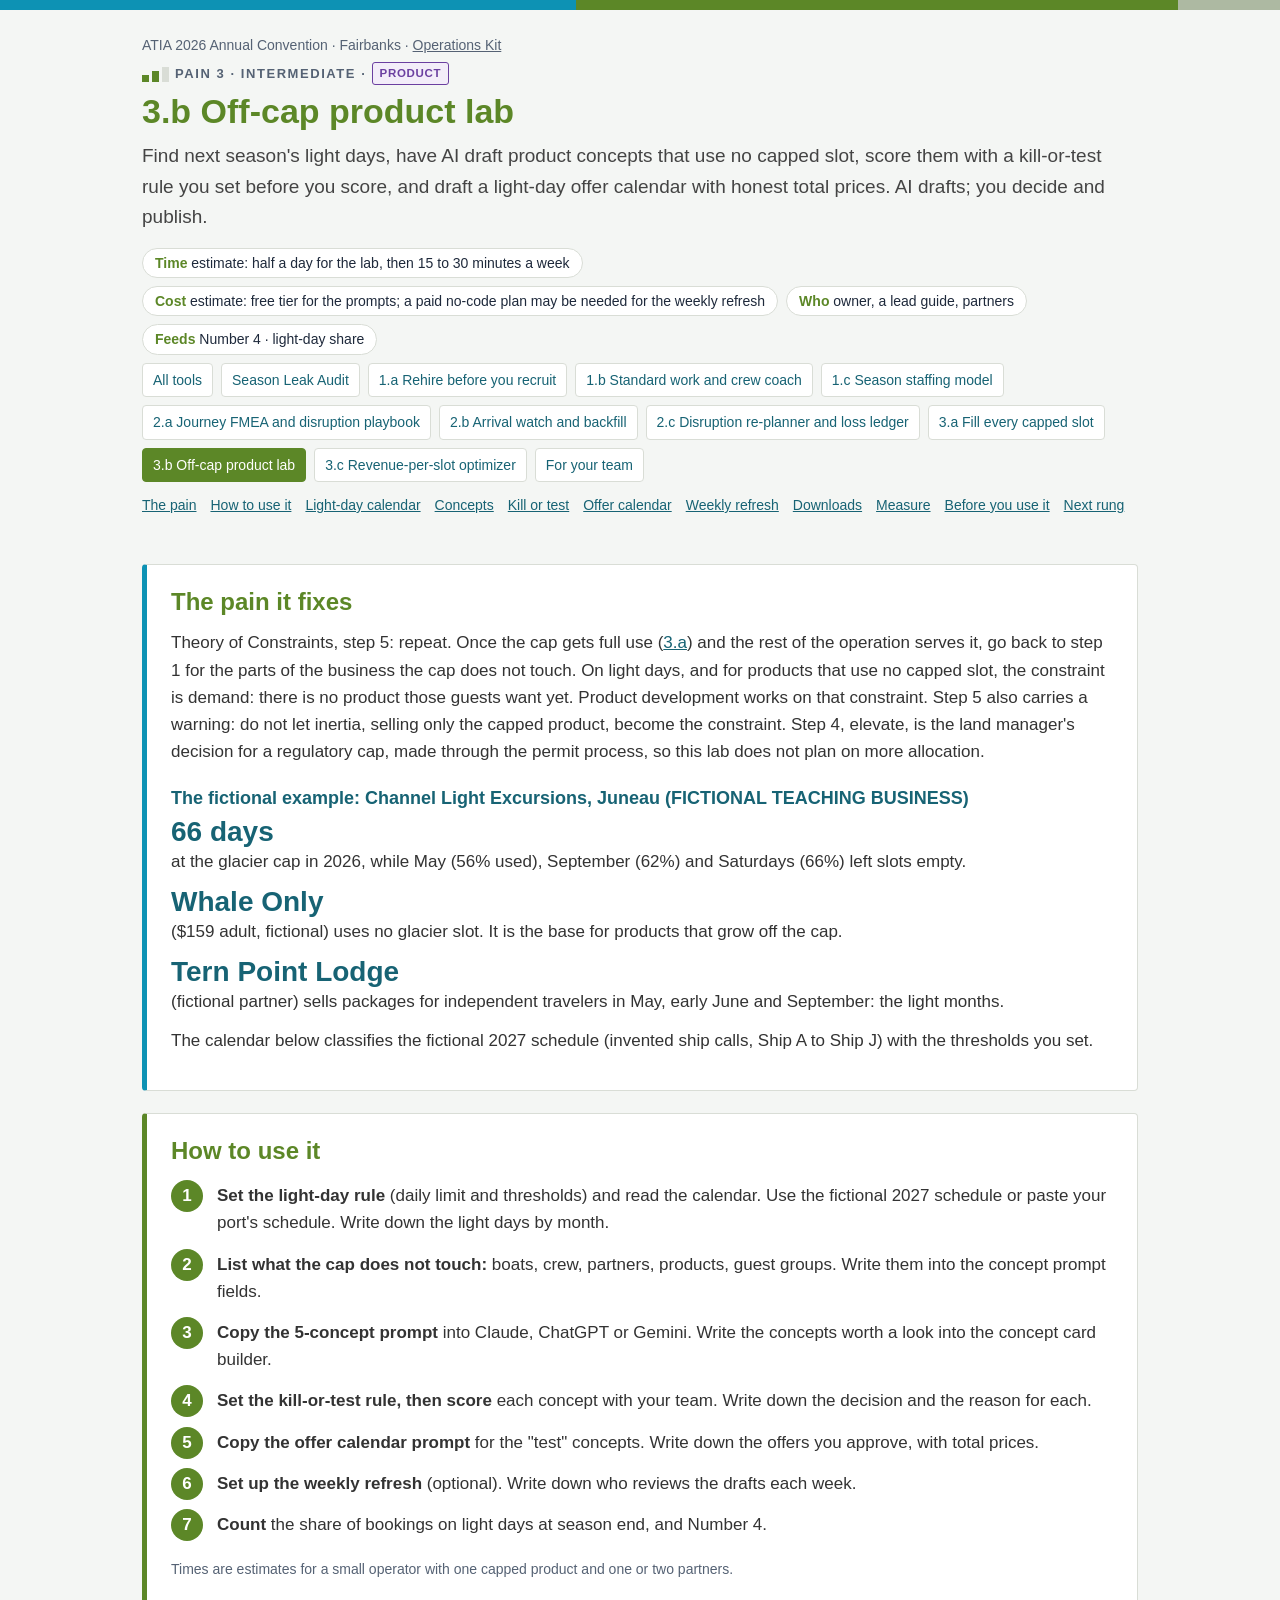
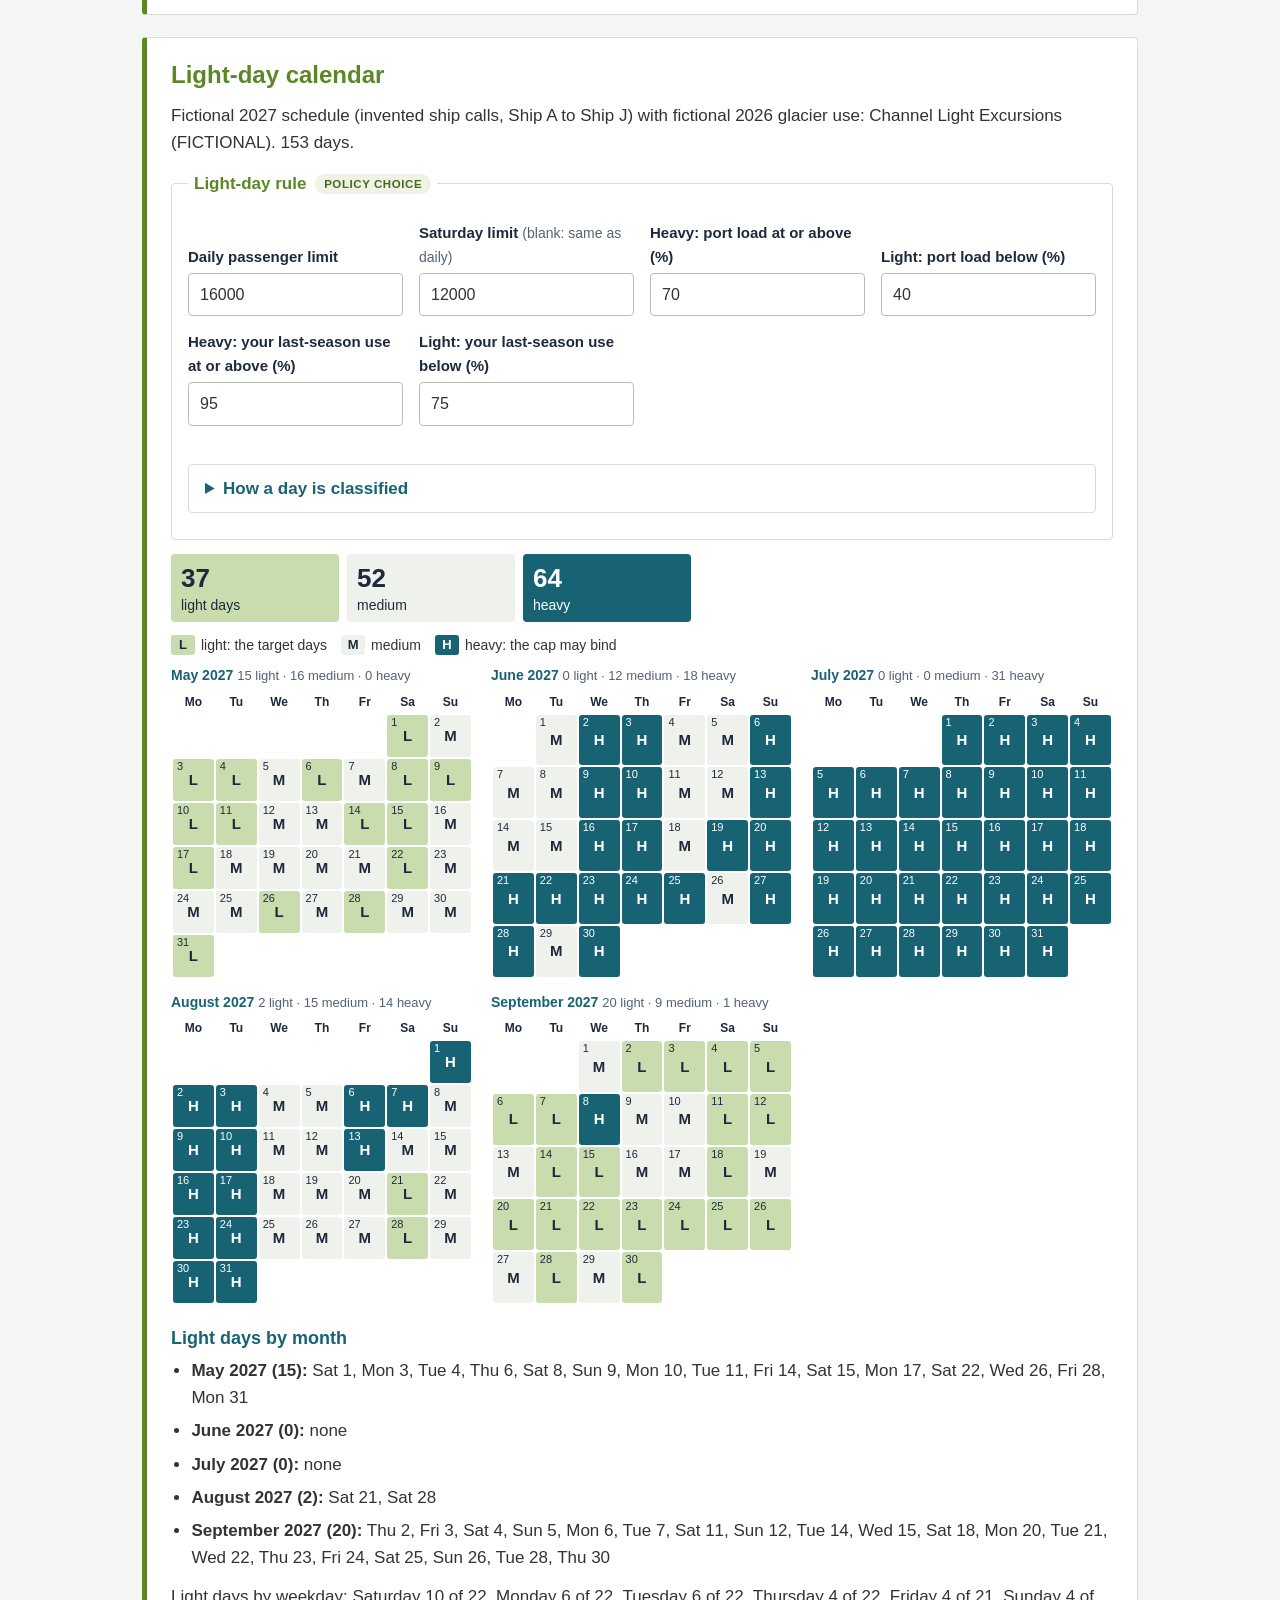
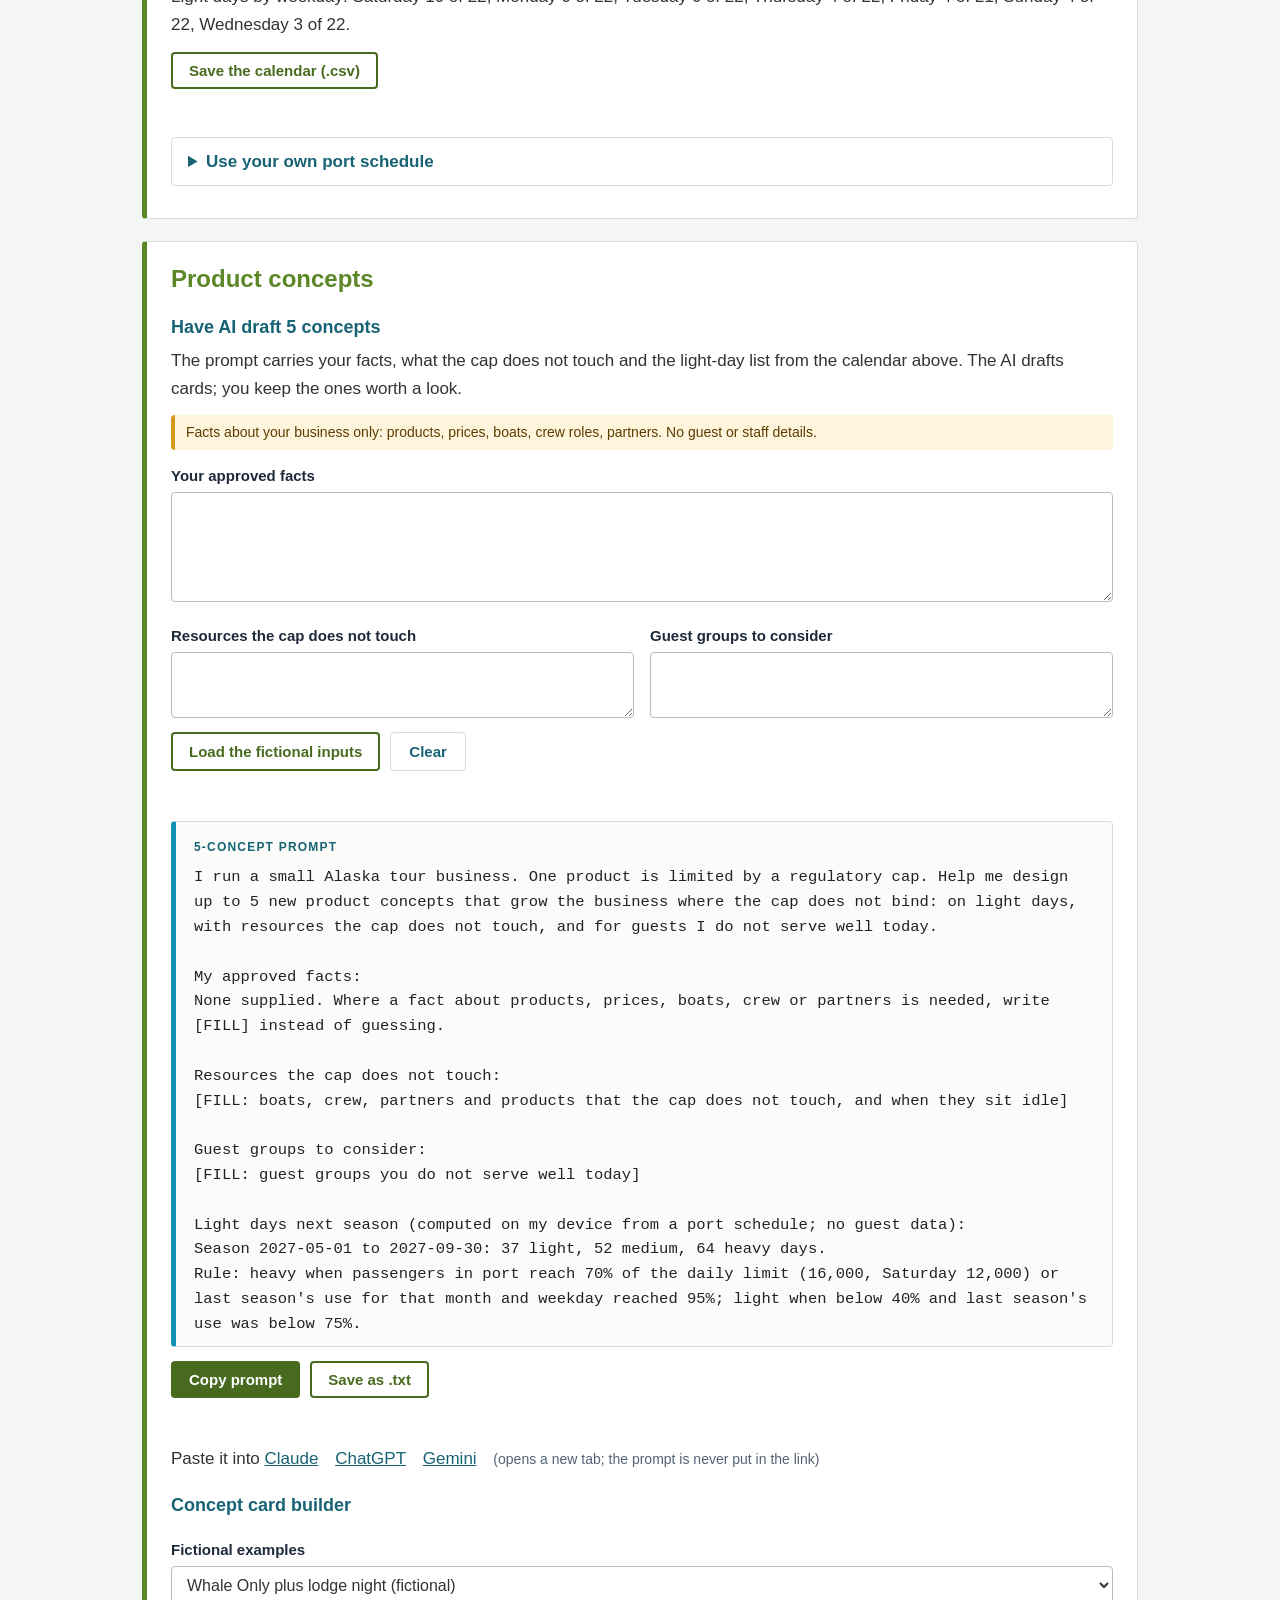
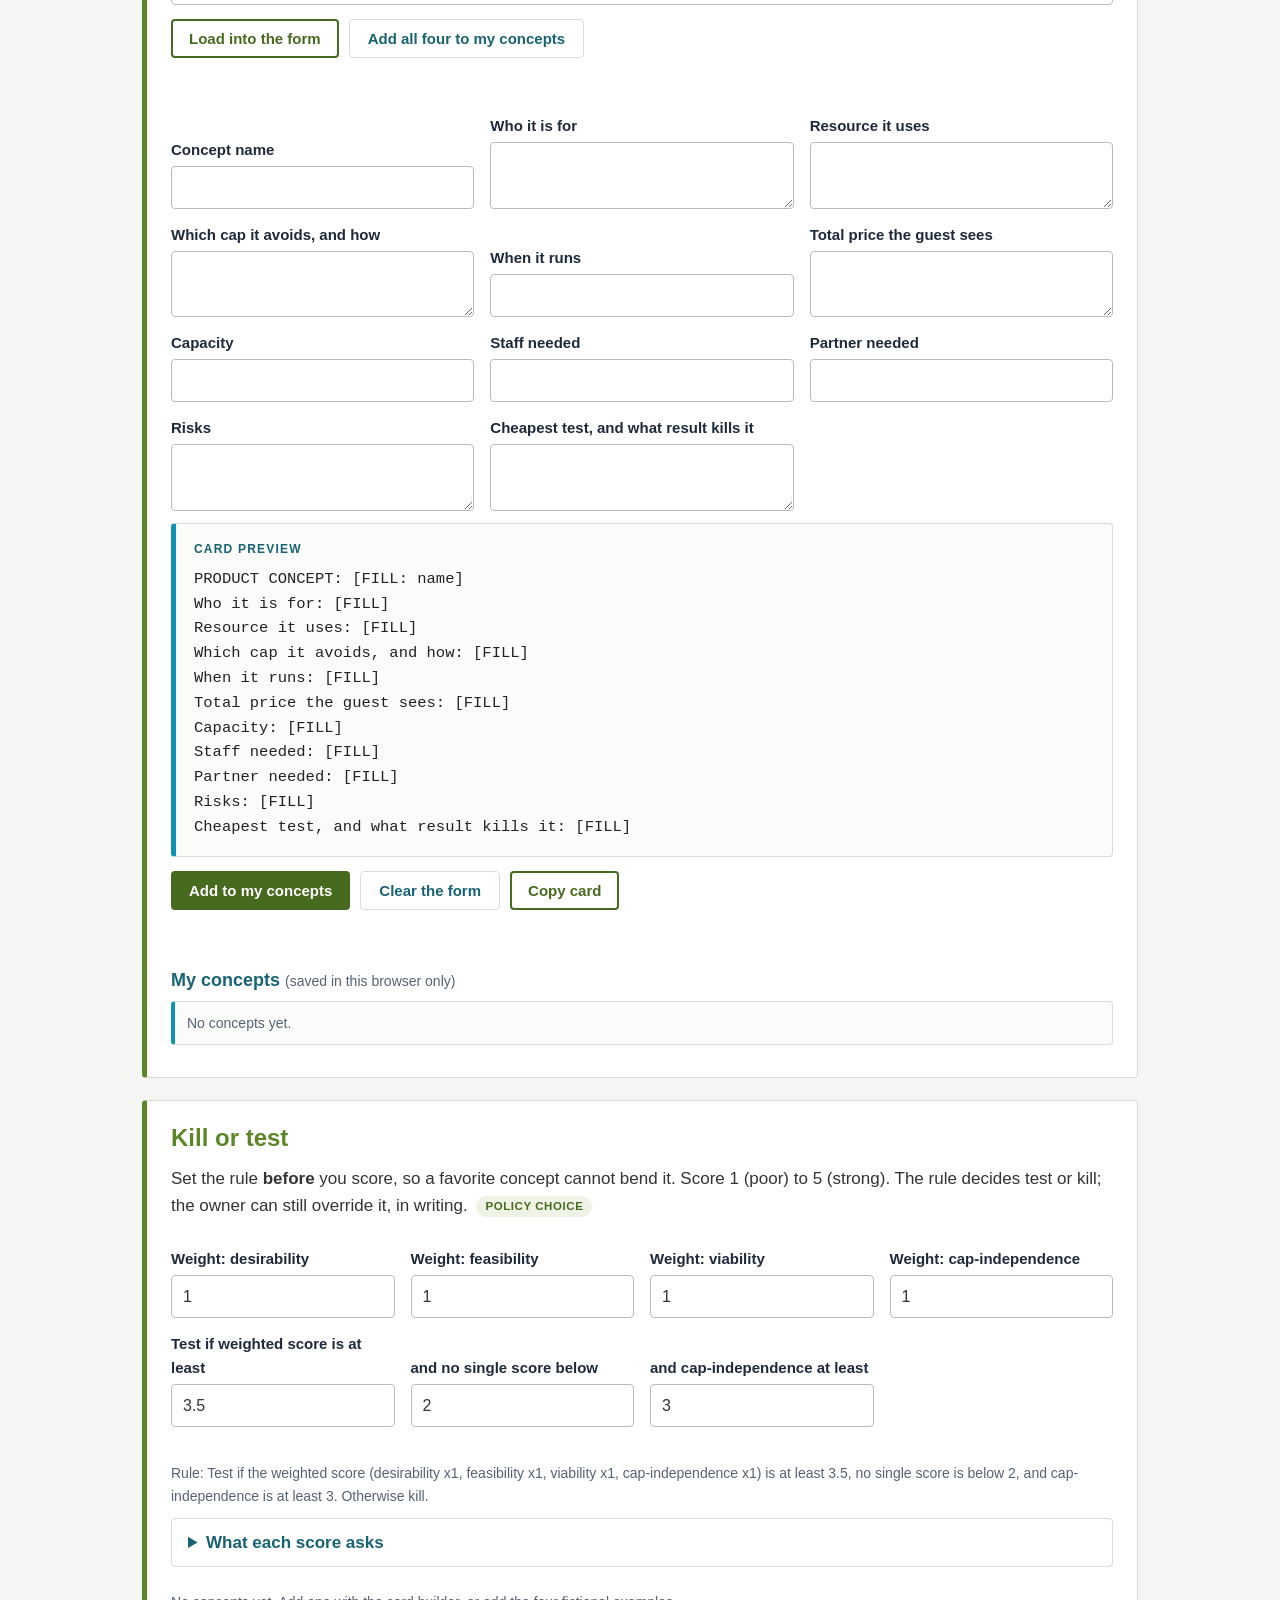
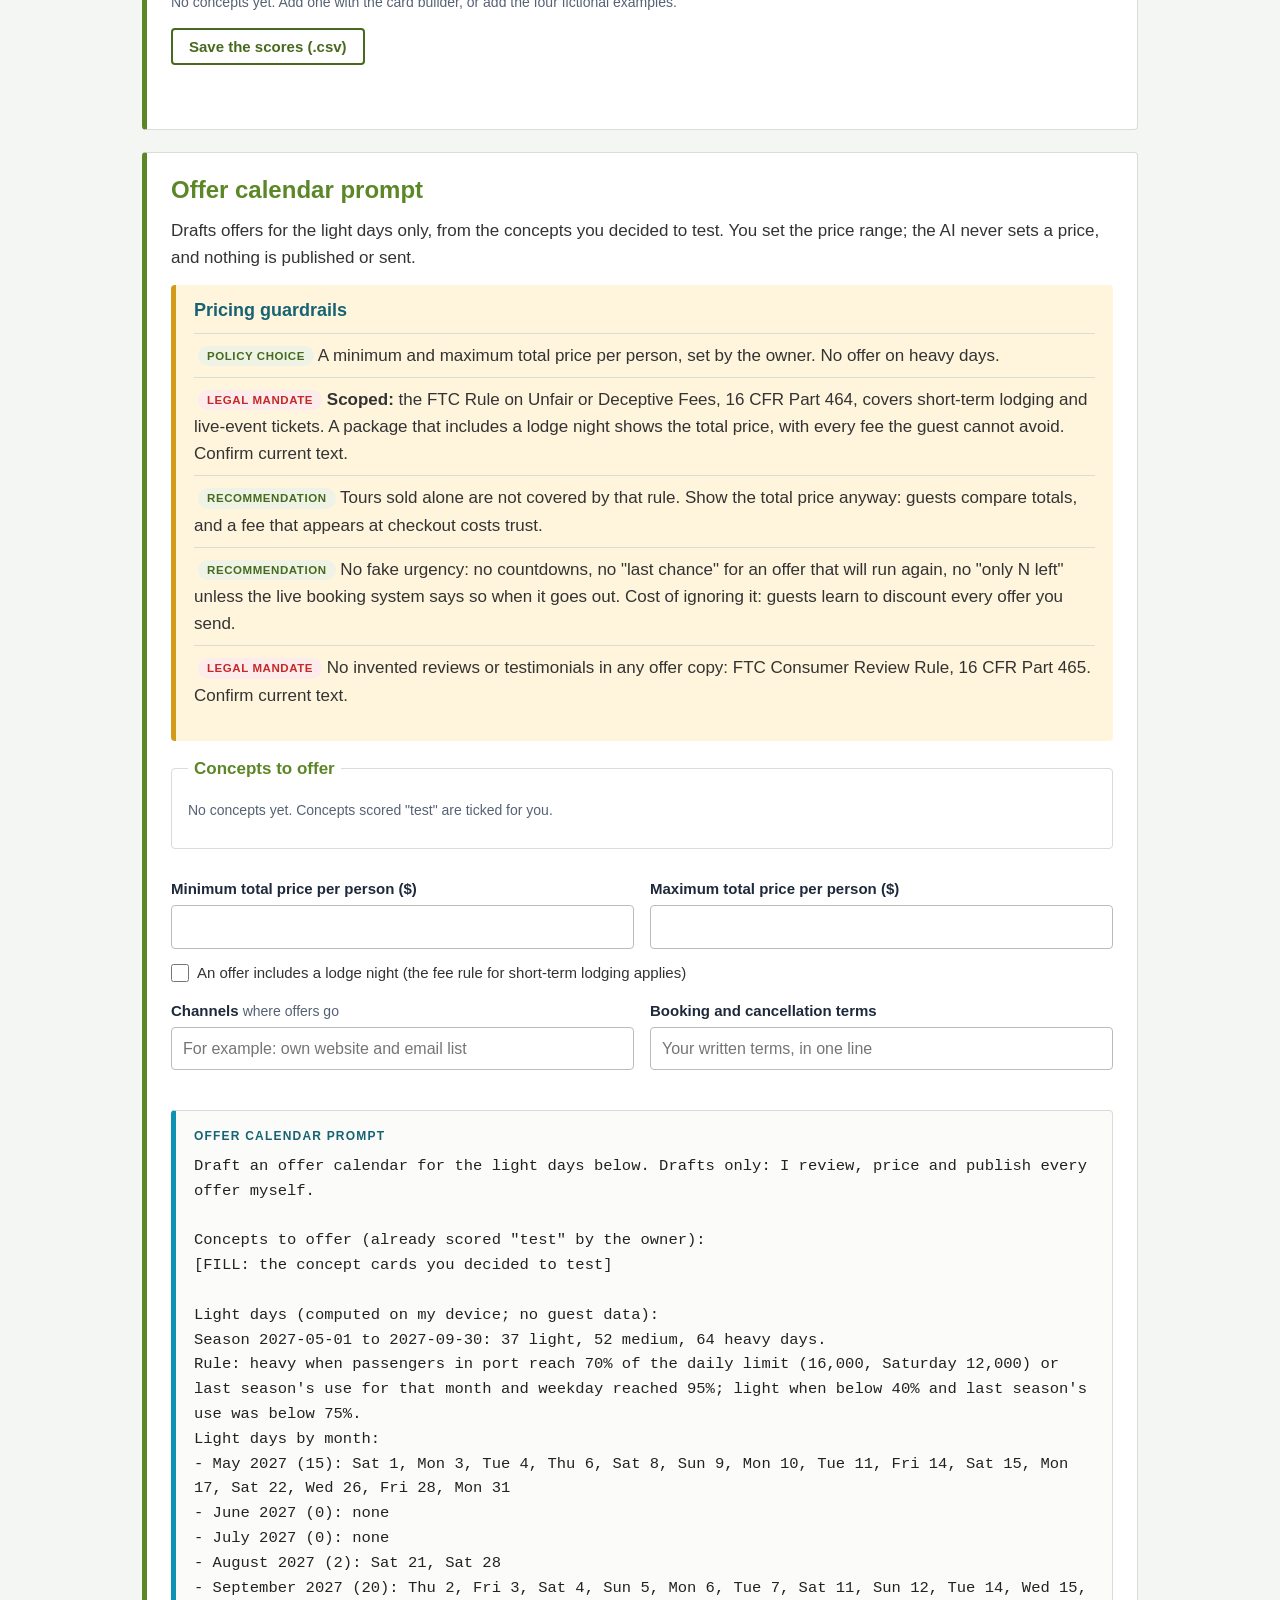
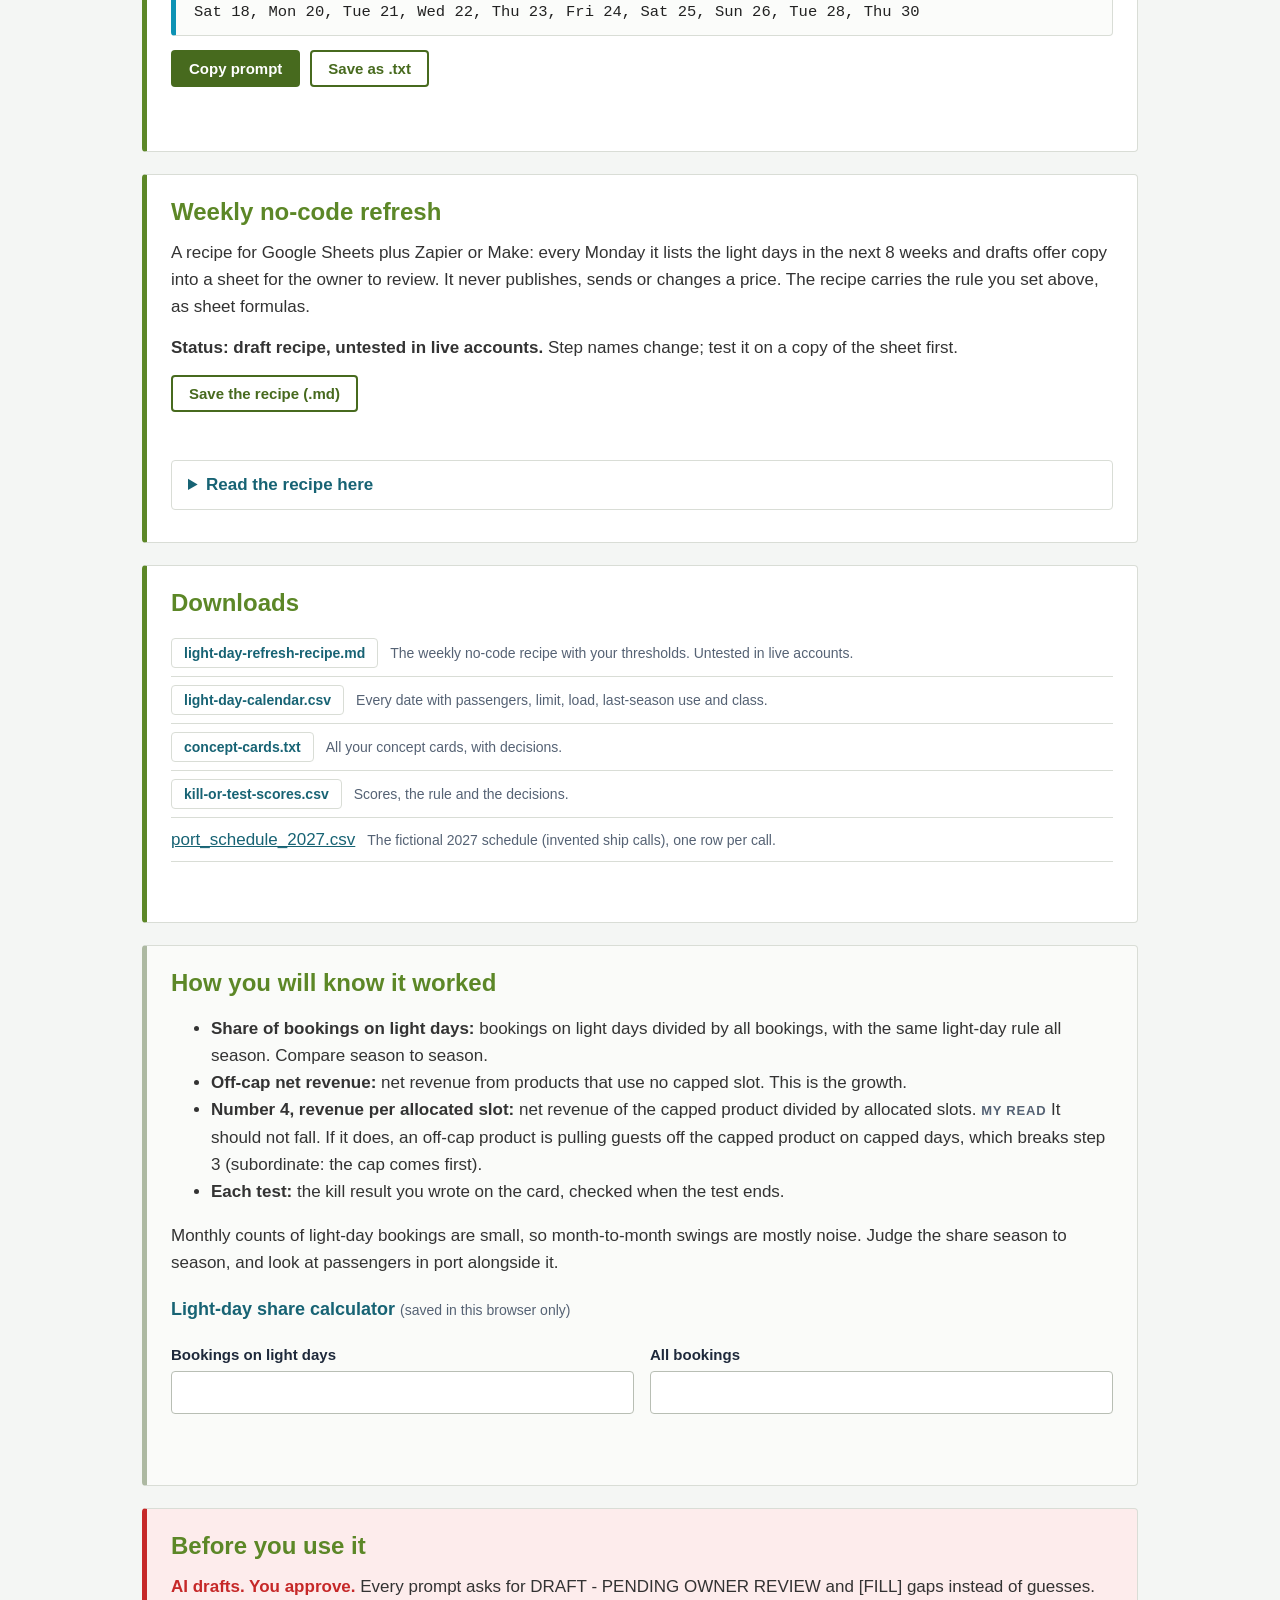
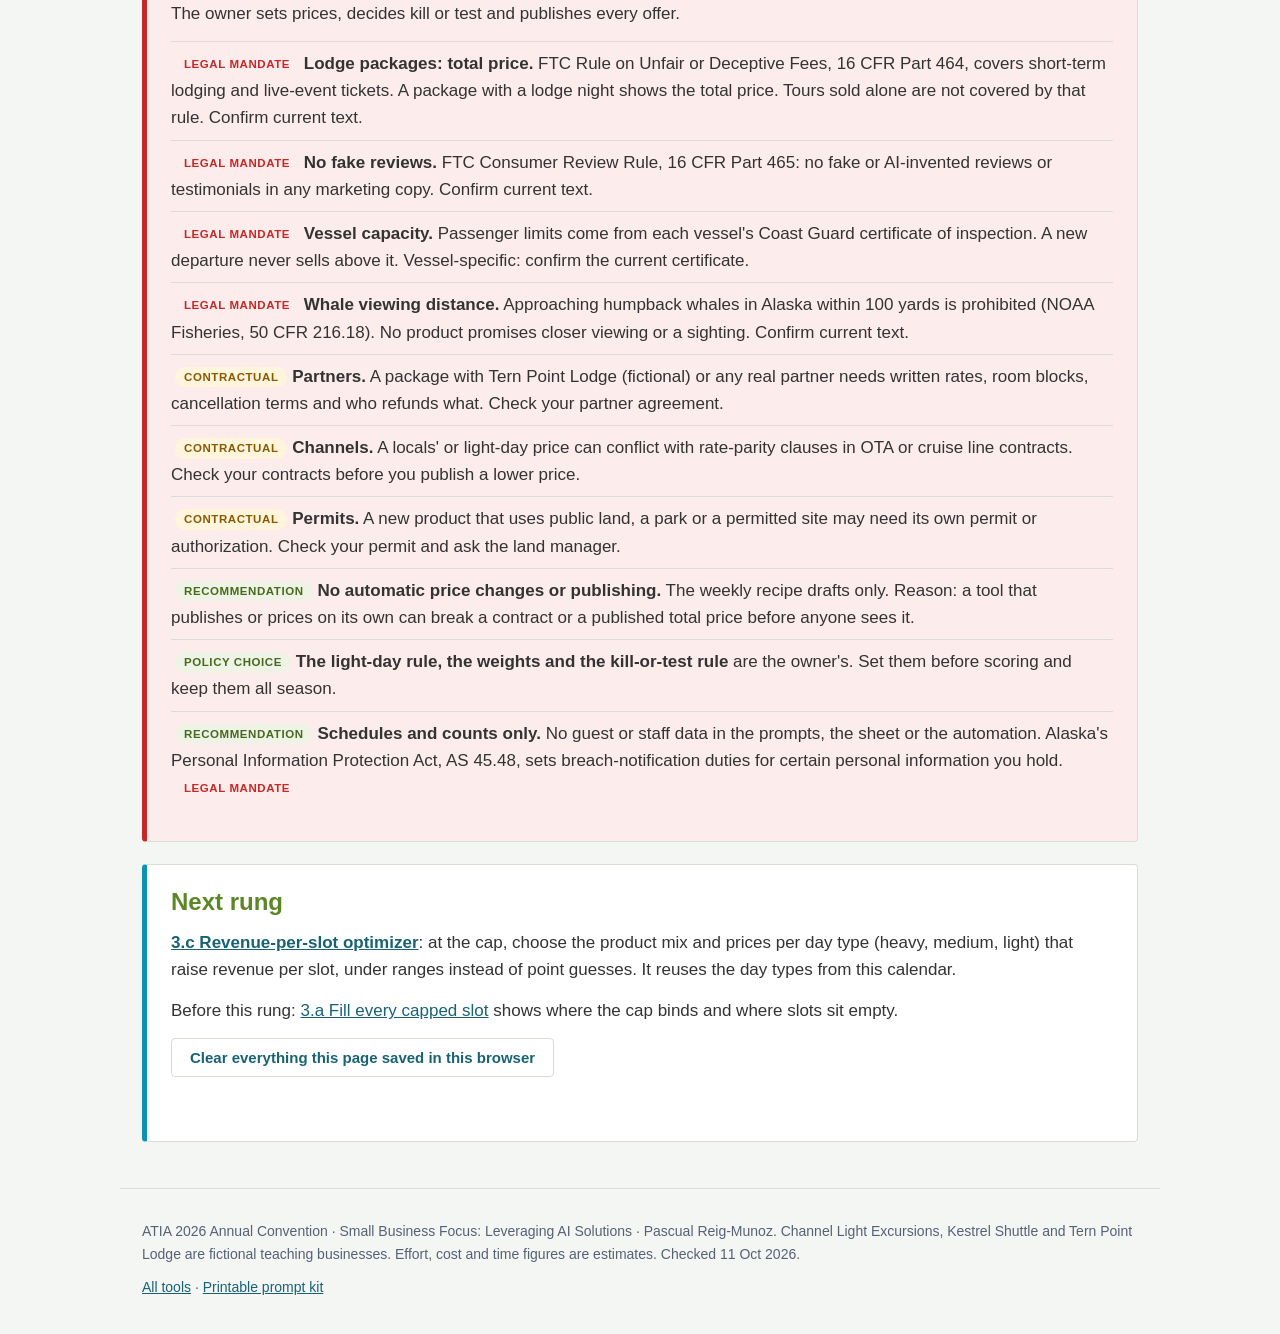
<file: 3b/index.html>
<!doctype html>
<html lang="en">
<head>
<meta charset="utf-8">
<meta name="viewport" content="width=device-width, initial-scale=1">
<meta http-equiv="Content-Security-Policy" content="default-src 'self' file:; script-src 'self' file:; style-src 'self' 'unsafe-inline' file:; img-src 'self' data: file:; connect-src 'none'; form-action 'none'; base-uri 'self'; object-src 'none'">
<title>3.b Off-cap product lab · ATIA Operations Kit</title>
<meta name="description" content="Find next season's light days, have AI draft product concepts that use no capped slot, score them with a kill-or-test rule you set, and draft a light-day offer calendar with honest pricing. Works in your browser; nothing you type leaves it.">
<link rel="stylesheet" href="../assets/kit.css">
<style>
/* Page-specific styles for tool 3b. Shared styles live in ../assets/kit.css. */
.onpage{display:flex;flex-wrap:wrap;gap:6px 14px;font-size:14px;margin:12px 0 0;padding:0;list-style:none}
.onpage a{color:var(--teal-d)}
.card>h2:first-child{margin-top:0}
.reminder{font-size:14px;line-height:1.45;color:#5c3d00;background:var(--amber-t);border-left:4px solid #d49a1a;border-radius:4px;padding:7px 11px;margin:6px 0 4px}
.figs{list-style:none;padding:0;margin:0}
.figs li{margin:0 0 12px}
.figs b.n{font-size:28px;color:var(--teal-d);display:block;line-height:1.1}
.fgrid{display:grid;gap:0 16px;grid-template-columns:repeat(auto-fit,minmax(min(100%,200px),1fr))}
.fgrid>div{min-width:0;display:flex;flex-direction:column;justify-content:flex-end}
.fgrid.wide{grid-template-columns:repeat(auto-fit,minmax(min(100%,300px),1fr))}
textarea.short{min-height:64px}
textarea.mono{font:14px/1.5 Consolas,"Courier New",monospace}
input[type=file]{font-size:15px;max-width:100%;margin:4px 0}
button.small{font-size:14px;padding:6px 12px}
.counts{display:grid;gap:8px;grid-template-columns:repeat(3,minmax(0,1fr));margin:12px 0;max-width:520px}
.counts div{border-radius:4px;padding:8px 10px;font-size:14px;line-height:1.3}
.counts b{display:block;font-size:26px}
.k-light{background:#c9dcae;color:#1e293b}
.k-medium{background:#eef1ec;color:#1e293b}
.k-heavy{background:#176374;color:#fff}
.legend{display:flex;flex-wrap:wrap;gap:6px 14px;list-style:none;padding:0;margin:6px 0 10px;font-size:14px}
.legend li{display:flex;align-items:center;gap:6px}
.legend b{display:inline-block;width:24px;text-align:center;border-radius:3px;font-size:13px;line-height:20px}
.months{display:grid;gap:14px 18px;grid-template-columns:repeat(auto-fit,minmax(min(100%,280px),1fr));margin:10px 0}
table.cal{table-layout:fixed;width:100%;border-collapse:separate;border-spacing:2px;background:none;font-size:14px}
table.cal caption{text-align:left;font-weight:bold;color:var(--teal-d);padding:0 0 4px}
table.cal caption span{font-weight:normal;color:var(--slate-m);font-size:13px}
table.cal th{background:none;border:0;color:var(--slate);font-size:12px;text-align:center;padding:2px 0}
table.cal th abbr{text-decoration:none}
table.cal td{border:0;padding:3px 2px;height:42px;text-align:center;vertical-align:middle;border-radius:3px;position:relative}
table.cal td.blank{background:none}
table.cal td .d{position:absolute;top:2px;left:4px;font-size:11px;line-height:1}
table.cal td .k{font-weight:bold;font-size:15px}
.lightlist{margin:6px 0 12px;padding-left:1.2em}
.lightlist li{margin:0 0 6px;overflow-wrap:anywhere}
.notes{list-style:none;padding:0;margin:6px 0;font-size:14px}
.notes li{padding:4px 0;border-bottom:1px dashed var(--line);overflow-wrap:anywhere}
.clist{list-style:none;padding:0;margin:8px 0}
.clist>li{border:1px solid var(--line);border-left:4px solid var(--teal);border-radius:4px;padding:10px 12px;margin:0 0 10px;background:#fbfcfa}
.clist .top{display:flex;flex-wrap:wrap;gap:6px 10px;align-items:center;justify-content:space-between}
.clist h4{margin:0;font-size:16px;color:var(--teal-d)}
.clist pre{white-space:pre-wrap;overflow-wrap:anywhere;font:14px/1.5 Consolas,"Courier New",monospace;margin:8px 0 0;max-height:26em;overflow:auto}
.dec{display:inline-block;font-size:12px;font-weight:bold;letter-spacing:.05em;text-transform:uppercase;border-radius:999px;padding:2px 10px;white-space:nowrap}
.dec.test{background:var(--green-t);color:var(--green-d)}
.dec.kill{background:var(--red-t);color:var(--red)}
.dec.unscored{background:#eef1ec;color:var(--slate)}
.tablewrap{overflow-x:auto;-webkit-overflow-scrolling:touch;margin:8px 0 14px}
table.grid td select{width:100%;min-width:3.6em;padding:6px 4px}
table.grid td.r{font-size:14px;color:var(--slate)}
.offersel{list-style:none;padding:0;margin:6px 0}
.offersel label{display:flex;gap:8px;align-items:flex-start;font-weight:normal;font-size:15px;color:var(--ink);margin:6px 0}
.offersel input,.chk input{width:18px;height:18px;flex:none;margin:3px 0 0}
.chk{display:flex;gap:8px;align-items:flex-start;font-weight:normal;font-size:15px;margin:12px 0 0;color:var(--ink)}
.obl{list-style:none;padding:0;margin:10px 0}
.obl>li{padding:8px 0;border-top:1px solid var(--line)}
.output pre{max-height:30em;overflow:auto}
.ailinks a{margin-right:12px;white-space:nowrap}
.calc{display:grid;gap:0 16px;grid-template-columns:repeat(auto-fit,minmax(min(100%,210px),1fr))}
.calcout{font-weight:bold;color:var(--teal-d);min-height:1.6em}
.files li{flex-wrap:wrap;gap:4px 12px}
#recipe-preview{white-space:pre-wrap;overflow-wrap:anywhere;font:14px/1.5 Consolas,"Courier New",monospace;margin:8px 0 0;max-height:30em;overflow:auto}
h3.flush{margin-top:0}
.myread{font-size:13px;font-weight:bold;letter-spacing:.06em;text-transform:uppercase;color:var(--slate-m)}
@media(max-width:640px){
  table.cal td{height:38px}
  table.cal td .d{font-size:10px;left:2px}
  table.grid thead{position:absolute;left:-9999px;width:1px;height:1px;overflow:hidden}
  table.grid,table.grid tbody,table.grid tr,table.grid th,table.grid td{display:block;width:auto}
  table.grid{background:none}
  table.grid tr{background:#fff;border:1px solid #ccd2c8;border-radius:4px;margin:0 0 10px;display:grid;grid-template-columns:repeat(2,minmax(0,1fr));padding:0 0 6px}
  table.grid tr>th{grid-column:1/-1;background:var(--green-t)}
  table.grid td.wide{grid-column:1/-1}
  table.grid th,table.grid td,table.grid td.num{border:0;padding:4px 10px;text-align:left}
  .fgrid.nums{grid-template-columns:repeat(2,minmax(0,1fr))}
  .fgrid.nums label{font-size:14px}
  table.grid td[data-label]::before{content:attr(data-label);display:block;font-weight:bold;font-size:13px;color:var(--slate)}
}
@media print{.reminder,.ailinks,#sched-box{display:none}}
</style>
<script src="../assets/kit.js" defer></script>
<script src="lab-core.js" defer></script>
<script src="lab.js" defer></script>
</head>
<body data-page="3b">
<div class="band" aria-hidden="true"></div>
<header class="kit">
  <p class="crumbs">ATIA 2026 Annual Convention · Fairbanks · <a href="../">Operations Kit</a></p>
  <p class="kicker"><span class="rung r2" aria-hidden="true"><i></i><i></i><i></i></span>Pain 3 · Intermediate · <span class="focus product">PRODUCT</span></p>
  <h1>3.b Off-cap product lab</h1>
  <p class="lede">Find next season's light days, have AI draft product concepts that use no capped slot, score them with a kill-or-test rule you set before you score, and draft a light-day offer calendar with honest total prices. AI drafts; you decide and publish.</p>
  <ul class="meta">
    <li><b>Time</b> estimate: half a day for the lab, then 15 to 30 minutes a week</li><li><b>Cost</b> estimate: free tier for the prompts; a paid no-code plan may be needed for the weekly refresh</li><li><b>Who</b> owner, a lead guide, partners</li><li><b>Feeds</b> Number 4 · light-day share</li>
  </ul>
  <nav class="tool-nav" data-toolnav="3b" aria-label="All tools"></nav>
  <ul class="onpage" aria-label="On this page">
    <li><a href="#why">The pain</a></li><li><a href="#how">How to use it</a></li><li><a href="#calendar">Light-day calendar</a></li><li><a href="#concepts">Concepts</a></li><li><a href="#score">Kill or test</a></li><li><a href="#offers">Offer calendar</a></li><li><a href="#refresh">Weekly refresh</a></li><li><a href="#files">Downloads</a></li><li><a href="#measure">Measure</a></li><li><a href="#safe">Before you use it</a></li><li><a href="#next">Next rung</a></li>
  </ul>
</header>

<main class="kit">
  <section class="card teal" aria-labelledby="why">
    <h2 id="why">The pain it fixes</h2>
    <p>Theory of Constraints, step 5: repeat. Once the cap gets full use (<a href="../3a/">3.a</a>) and the rest of the operation serves it, go back to step 1 for the parts of the business the cap does not touch. On light days, and for products that use no capped slot, the constraint is demand: there is no product those guests want yet. Product development works on that constraint. Step 5 also carries a warning: do not let inertia, selling only the capped product, become the constraint. Step 4, elevate, is the land manager's decision for a regulatory cap, made through the permit process, so this lab does not plan on more allocation.</p>
    <h3>The fictional example: Channel Light Excursions, Juneau (FICTIONAL TEACHING BUSINESS)</h3>
    <ul class="figs">
      <li><b class="n">66 days</b> at the glacier cap in 2026, while May (56% used), September (62%) and Saturdays (66%) left slots empty.</li>
      <li><b class="n">Whale Only</b> ($159 adult, fictional) uses no glacier slot. It is the base for products that grow off the cap.</li>
      <li><b class="n">Tern Point Lodge</b> (fictional partner) sells packages for independent travelers in May, early June and September: the light months.</li>
    </ul>
    <p>The calendar below classifies the fictional 2027 schedule (invented ship calls, Ship A to Ship J) with the thresholds you set.</p>
  </section>

  <section class="card" aria-labelledby="how">
    <h2 id="how">How to use it</h2>
    <ol class="steps">
      <li><b>Set the light-day rule</b> (daily limit and thresholds) and read the calendar. Use the fictional 2027 schedule or paste your port's schedule. Write down the light days by month.</li>
      <li><b>List what the cap does not touch:</b> boats, crew, partners, products, guest groups. Write them into the concept prompt fields.</li>
      <li><b>Copy the 5-concept prompt</b> into Claude, ChatGPT or Gemini. Write the concepts worth a look into the concept card builder.</li>
      <li><b>Set the kill-or-test rule, then score</b> each concept with your team. Write down the decision and the reason for each.</li>
      <li><b>Copy the offer calendar prompt</b> for the "test" concepts. Write down the offers you approve, with total prices.</li>
      <li><b>Set up the weekly refresh</b> (optional). Write down who reviews the drafts each week.</li>
      <li><b>Count</b> the share of bookings on light days at season end, and Number 4.</li>
    </ol>
    <p class="hint">Times are estimates for a small operator with one capped product and one or two partners.</p>
  </section>

  <section class="card" aria-labelledby="calendar">
    <h2 id="calendar">Light-day calendar</h2>
    <p id="sched-status" role="status" aria-live="polite">Loading the fictional 2027 schedule.</p>
    <fieldset>
      <legend>Light-day rule <span class="lbl">Policy choice</span></legend>
      <div class="fgrid nums">
        <div><label for="limit">Daily passenger limit</label><input type="text" id="limit" inputmode="numeric" autocomplete="off" value="16000"></div>
        <div><label for="satLimit">Saturday limit <small>(blank: same as daily)</small></label><input type="text" id="satLimit" inputmode="numeric" autocomplete="off" value="12000"></div>
        <div><label for="heavyPct">Heavy: port load at or above (%)</label><input type="text" id="heavyPct" inputmode="decimal" autocomplete="off" value="70"></div>
        <div><label for="lightPct">Light: port load below (%)</label><input type="text" id="lightPct" inputmode="decimal" autocomplete="off" value="40"></div>
        <div><label for="heavyUse">Heavy: your last-season use at or above (%)</label><input type="text" id="heavyUse" inputmode="decimal" autocomplete="off" value="95"></div>
        <div><label for="lightUse">Light: your last-season use below (%)</label><input type="text" id="lightUse" inputmode="decimal" autocomplete="off" value="75"></div>
      </div>
      <p class="status" id="settings-status" role="status" aria-live="polite"></p>
      <details>
        <summary>How a day is classified</summary>
        <p><b>Port load</b> is passengers in port that day divided by the daily limit you enter. The fictional schedule uses 16,000, and 12,000 on Saturdays; these are teaching values for an invented schedule. Use the limit that applies at your port.</p>
        <p><b>Your last-season use</b> is your capped product's allocation used % on the same weekday in the same month last season (for 2027 dates, the fictional 2026 glacier use).</p>
        <p><b>Heavy</b> if either signal is high: port load at or above the heavy threshold, or your use at or above yours. <b>Light</b> only if both are low: port load below the light threshold and your use below yours (or no use data). <b>Medium</b> is everything else. The rule is deliberately strict about "light", so an offer never lands on a day the cap is likely to bind.</p>
        <p>The thresholds are a policy choice. Write down why you picked them, and keep the same rule all season so the light-day share stays comparable.</p>
      </details>
    </fieldset>

    <div id="cal-out">
      <div class="counts" id="counts"></div>
      <ul class="legend" aria-label="Key">
        <li><b class="k-light" aria-hidden="true">L</b>light: the target days</li>
        <li><b class="k-medium" aria-hidden="true">M</b>medium</li>
        <li><b class="k-heavy" aria-hidden="true">H</b>heavy: the cap may bind</li>
      </ul>
      <div class="months" id="cal"></div>
      <h3>Light days by month</h3>
      <ul class="lightlist" id="light-list"></ul>
      <p id="light-weekdays"></p>
      <div>
        <div class="btns"><button type="button" class="secondary" id="dlCal">Save the calendar (.csv)</button></div>
        <p class="status" role="status" aria-live="polite"></p>
      </div>
    </div>

    <details id="sched-box">
      <summary>Use your own port schedule</summary>
      <p class="reminder" id="sched-reminder"><b>Schedules and counts only.</b> Never paste guest or staff names, emails, phone numbers, payment data, IDs or medical details. Everything is read on this device.</p>
      <label for="sched">Port schedule (CSV) <small>columns: date and passengers (est_passengers also works). One row per ship call or per day; calls on the same date are added up.</small></label>
      <textarea id="sched" class="mono" spellcheck="false" autocomplete="off" aria-describedby="sched-reminder" placeholder="date,ship,est_passengers&#10;2027-05-01,Ship B,3778"></textarea>
      <label for="sched-file">Or upload the schedule <small>(read on this device)</small></label>
      <input type="file" id="sched-file" accept=".csv,.txt,.tsv,text/csv,text/plain">
      <label for="use">Your daily counts from last season <small>(optional; the 3.a format: date, allocation, used)</small></label>
      <textarea id="use" class="mono" spellcheck="false" autocomplete="off" aria-describedby="sched-reminder" placeholder="date,allocation,used&#10;2026-05-01,100,58"></textarea>
      <label for="use-file">Or upload last season's counts</label>
      <input type="file" id="use-file" accept=".csv,.txt,.tsv,text/csv,text/plain">
      <div>
        <div class="btns">
          <button type="button" id="useMine">Use my schedule</button>
          <button type="button" class="secondary" id="useDemo">Back to the fictional schedule</button>
        </div>
        <p class="status" role="status" aria-live="polite"></p>
      </div>
      <ul class="notes" id="sched-notes"></ul>
    </details>
  </section>

  <section class="card" aria-labelledby="concepts">
    <h2 id="concepts">Product concepts</h2>
    <h3 id="aih">Have AI draft 5 concepts</h3>
    <p>The prompt carries your facts, what the cap does not touch and the light-day list from the calendar above. The AI drafts cards; you keep the ones worth a look.</p>
    <p class="reminder" id="cp-reminder">Facts about your business only: products, prices, boats, crew roles, partners. No guest or staff details.</p>
    <label for="cp-facts">Your approved facts</label>
    <textarea id="cp-facts" aria-describedby="cp-reminder"></textarea>
    <div class="fgrid wide">
      <div><label for="cp-res">Resources the cap does not touch</label><textarea id="cp-res" class="short" aria-describedby="cp-reminder"></textarea></div>
      <div><label for="cp-seg">Guest groups to consider</label><textarea id="cp-seg" class="short" aria-describedby="cp-reminder"></textarea></div>
    </div>
    <div>
      <div class="btns">
        <button type="button" class="secondary" id="cpDemo">Load the fictional inputs</button>
        <button type="button" class="ghost" id="cpClear">Clear</button>
      </div>
      <p class="status" role="status" aria-live="polite"></p>
    </div>
    <div class="output">
      <p class="label">5-concept prompt</p>
      <pre id="out-concepts" tabindex="0" aria-label="5-concept prompt"></pre>
    </div>
    <div>
      <div class="btns">
        <button type="button" data-copy="out-concepts">Copy prompt</button>
        <button type="button" class="secondary" data-download="3b-concepts-prompt.txt" data-from="out-concepts">Save as .txt</button>
      </div>
      <p class="status" role="status" aria-live="polite"></p>
    </div>
    <p class="ailinks">Paste it into <a href="https://claude.ai/" target="_blank" rel="noopener">Claude</a> <a href="https://chatgpt.com/" target="_blank" rel="noopener">ChatGPT</a> <a href="https://gemini.google.com/" target="_blank" rel="noopener">Gemini</a> <span class="hint">(opens a new tab; the prompt is never put in the link)</span></p>

    <h3 id="cardh">Concept card builder</h3>
    <div class="fgrid wide">
      <div><label for="ex-pick">Fictional examples</label>
        <select id="ex-pick"></select></div>
    </div>
    <div>
      <div class="btns">
        <button type="button" class="secondary" id="exLoad">Load into the form</button>
        <button type="button" class="ghost" id="exAll">Add all four to my concepts</button>
      </div>
      <p class="status" role="status" aria-live="polite"></p>
    </div>
    <form id="cform" autocomplete="off" aria-labelledby="cardh">
      <div class="fgrid wide" id="cfields"></div>
    </form>
    <div class="output">
      <p class="label">Card preview</p>
      <pre id="card-preview" tabindex="0" aria-label="Card preview"></pre>
    </div>
    <div>
      <div class="btns">
        <button type="button" id="cSave">Add to my concepts</button>
        <button type="button" class="ghost" id="cReset">Clear the form</button>
        <button type="button" class="secondary" data-copy="card-preview" data-copy-msg="Card copied.">Copy card</button>
      </div>
      <p class="status" id="c-status" role="status" aria-live="polite"></p>
    </div>
    <h3>My concepts <span class="hint">(saved in this browser only)</span></h3>
    <ul class="clist" id="clist"></ul>
  </section>

  <section class="card" aria-labelledby="score">
    <h2 id="score">Kill or test</h2>
    <p>Set the rule <b>before</b> you score, so a favorite concept cannot bend it. Score 1 (poor) to 5 (strong). The rule decides test or kill; the owner can still override it, in writing. <span class="lbl">Policy choice</span></p>
    <div class="fgrid nums">
      <div><label for="w_desirability">Weight: desirability</label><input type="text" id="w_desirability" inputmode="decimal" value="1"></div>
      <div><label for="w_feasibility">Weight: feasibility</label><input type="text" id="w_feasibility" inputmode="decimal" value="1"></div>
      <div><label for="w_viability">Weight: viability</label><input type="text" id="w_viability" inputmode="decimal" value="1"></div>
      <div><label for="w_capIndependence">Weight: cap-independence</label><input type="text" id="w_capIndependence" inputmode="decimal" value="1"></div>
      <div><label for="minScore">Test if weighted score is at least</label><input type="text" id="minScore" inputmode="decimal" value="3.5"></div>
      <div><label for="floor">and no single score below</label><input type="text" id="floor" inputmode="decimal" value="2"></div>
      <div><label for="minCap">and cap-independence at least</label><input type="text" id="minCap" inputmode="decimal" value="3"></div>
    </div>
    <p class="status" id="rule-status" role="status" aria-live="polite"></p>
    <p id="rule-text" class="hint"></p>
    <details>
      <summary>What each score asks</summary>
      <ul id="crit-help"></ul>
      <p>Score products, never people. Scores are judgments: write one line on why next to each low score.</p>
    </details>
    <div class="tablewrap"><table class="grid" id="grid"></table></div>
    <p id="grid-empty" class="hint">No concepts yet. Add one with the card builder, or add the four fictional examples.</p>
    <div>
      <div class="btns"><button type="button" class="secondary" id="dlScores">Save the scores (.csv)</button></div>
      <p class="status" role="status" aria-live="polite"></p>
    </div>
  </section>

  <section class="card" aria-labelledby="offers">
    <h2 id="offers">Offer calendar prompt</h2>
    <p>Drafts offers for the light days only, from the concepts you decided to test. You set the price range; the AI never sets a price, and nothing is published or sent.</p>
    <div class="callout amber" role="note" aria-labelledby="guard-h">
      <h3 id="guard-h" class="flush">Pricing guardrails</h3>
      <ul class="obl">
        <li><span class="lbl">Policy choice</span> A minimum and maximum total price per person, set by the owner. No offer on heavy days.</li>
        <li><span class="lbl legal">Legal mandate</span> <b>Scoped:</b> the FTC Rule on Unfair or Deceptive Fees, 16 CFR Part 464, covers short-term lodging and live-event tickets. A package that includes a lodge night shows the total price, with every fee the guest cannot avoid. Confirm current text.</li>
        <li><span class="lbl">Recommendation</span> Tours sold alone are not covered by that rule. Show the total price anyway: guests compare totals, and a fee that appears at checkout costs trust.</li>
        <li><span class="lbl">Recommendation</span> No fake urgency: no countdowns, no "last chance" for an offer that will run again, no "only N left" unless the live booking system says so when it goes out. Cost of ignoring it: guests learn to discount every offer you send.</li>
        <li><span class="lbl legal">Legal mandate</span> No invented reviews or testimonials in any offer copy: FTC Consumer Review Rule, 16 CFR Part 465. Confirm current text.</li>
      </ul>
    </div>
    <fieldset>
      <legend>Concepts to offer</legend>
      <ul class="offersel" id="offersel"></ul>
      <p class="hint" id="offersel-empty">No concepts yet. Concepts scored "test" are ticked for you.</p>
    </fieldset>
    <div class="fgrid">
      <div><label for="minPrice">Minimum total price per person ($)</label><input type="text" id="minPrice" inputmode="decimal" autocomplete="off"></div>
      <div><label for="maxPrice">Maximum total price per person ($)</label><input type="text" id="maxPrice" inputmode="decimal" autocomplete="off"></div>
    </div>
    <label class="chk"><input type="checkbox" id="lodging"> <span>An offer includes a lodge night (the fee rule for short-term lodging applies)</span></label>
    <div class="fgrid wide">
      <div><label for="channels">Channels <small>where offers go</small></label><input type="text" id="channels" autocomplete="off" placeholder="For example: own website and email list"></div>
      <div><label for="terms">Booking and cancellation terms</label><input type="text" id="terms" autocomplete="off" placeholder="Your written terms, in one line"></div>
    </div>
    <p class="status" id="offer-status" role="status" aria-live="polite"></p>
    <div class="output">
      <p class="label">Offer calendar prompt</p>
      <pre id="out-offer" tabindex="0" aria-label="Offer calendar prompt"></pre>
    </div>
    <div>
      <div class="btns">
        <button type="button" data-copy="out-offer">Copy prompt</button>
        <button type="button" class="secondary" data-download="3b-offer-prompt.txt" data-from="out-offer">Save as .txt</button>
      </div>
      <p class="status" role="status" aria-live="polite"></p>
    </div>
  </section>

  <section class="card" aria-labelledby="refresh">
    <h2 id="refresh">Weekly no-code refresh</h2>
    <p>A recipe for Google Sheets plus Zapier or Make: every Monday it lists the light days in the next 8 weeks and drafts offer copy into a sheet for the owner to review. It never publishes, sends or changes a price. The recipe carries the rule you set above, as sheet formulas.</p>
    <p><b>Status: draft recipe, untested in live accounts.</b> Step names change; test it on a copy of the sheet first.</p>
    <div>
      <div class="btns"><button type="button" class="secondary" id="dlRecipe">Save the recipe (.md)</button></div>
      <p class="status" role="status" aria-live="polite"></p>
    </div>
    <details>
      <summary>Read the recipe here</summary>
      <pre id="recipe-preview" tabindex="0" aria-label="Weekly refresh recipe"></pre>
    </details>
  </section>

  <section class="card" aria-labelledby="files">
    <h2 id="files">Downloads</h2>
    <ul class="files">
      <li><button type="button" class="ghost small" id="dlRecipe2">light-day-refresh-recipe.md</button> <span class="hint">The weekly no-code recipe with your thresholds. Untested in live accounts.</span></li>
      <li><button type="button" class="ghost small" id="dlCal2">light-day-calendar.csv</button> <span class="hint">Every date with passengers, limit, load, last-season use and class.</span></li>
      <li><button type="button" class="ghost small" id="dlCards">concept-cards.txt</button> <span class="hint">All your concept cards, with decisions.</span></li>
      <li><button type="button" class="ghost small" id="dlScores2">kill-or-test-scores.csv</button> <span class="hint">Scores, the rule and the decisions.</span></li>
      <li><a href="../data/port_schedule_2027.csv" download>port_schedule_2027.csv</a> <span class="hint">The fictional 2027 schedule (invented ship calls), one row per call.</span></li>
    </ul>
    <p class="status" role="status" aria-live="polite"></p>
  </section>

  <section class="card note" aria-labelledby="measure">
    <h2 id="measure">How you will know it worked</h2>
    <ul>
      <li><b>Share of bookings on light days:</b> bookings on light days divided by all bookings, with the same light-day rule all season. Compare season to season.</li>
      <li><b>Off-cap net revenue:</b> net revenue from products that use no capped slot. This is the growth.</li>
      <li><b>Number 4, revenue per allocated slot:</b> net revenue of the capped product divided by allocated slots. <span class="myread">My read</span> It should not fall. If it does, an off-cap product is pulling guests off the capped product on capped days, which breaks step 3 (subordinate: the cap comes first).</li>
      <li><b>Each test:</b> the kill result you wrote on the card, checked when the test ends.</li>
    </ul>
    <p>Monthly counts of light-day bookings are small, so month-to-month swings are mostly noise. Judge the share season to season, and look at passengers in port alongside it.</p>
    <h3>Light-day share calculator <span class="hint">(saved in this browser only)</span></h3>
    <div class="calc">
      <div><label for="ls-light">Bookings on light days</label><input type="text" id="ls-light" inputmode="numeric" autocomplete="off"></div>
      <div><label for="ls-all">All bookings</label><input type="text" id="ls-all" inputmode="numeric" autocomplete="off"></div>
    </div>
    <p class="calcout" id="ls-out" role="status" aria-live="polite"></p>
  </section>

  <section class="card warn" aria-labelledby="safe">
    <h2 id="safe">Before you use it</h2>
    <p><strong>AI drafts. You approve.</strong> Every prompt asks for DRAFT - PENDING OWNER REVIEW and [FILL] gaps instead of guesses. The owner sets prices, decides kill or test and publishes every offer.</p>
    <ul class="obl">
      <li><span class="lbl legal">Legal mandate</span> <b>Lodge packages: total price.</b> FTC Rule on Unfair or Deceptive Fees, 16 CFR Part 464, covers short-term lodging and live-event tickets. A package with a lodge night shows the total price. Tours sold alone are not covered by that rule. Confirm current text.</li>
      <li><span class="lbl legal">Legal mandate</span> <b>No fake reviews.</b> FTC Consumer Review Rule, 16 CFR Part 465: no fake or AI-invented reviews or testimonials in any marketing copy. Confirm current text.</li>
      <li><span class="lbl legal">Legal mandate</span> <b>Vessel capacity.</b> Passenger limits come from each vessel's Coast Guard certificate of inspection. A new departure never sells above it. Vessel-specific: confirm the current certificate.</li>
      <li><span class="lbl legal">Legal mandate</span> <b>Whale viewing distance.</b> Approaching humpback whales in Alaska within 100 yards is prohibited (NOAA Fisheries, 50 CFR 216.18). No product promises closer viewing or a sighting. Confirm current text.</li>
      <li><span class="lbl contract">Contractual</span> <b>Partners.</b> A package with Tern Point Lodge (fictional) or any real partner needs written rates, room blocks, cancellation terms and who refunds what. Check your partner agreement.</li>
      <li><span class="lbl contract">Contractual</span> <b>Channels.</b> A locals' or light-day price can conflict with rate-parity clauses in OTA or cruise line contracts. Check your contracts before you publish a lower price.</li>
      <li><span class="lbl contract">Contractual</span> <b>Permits.</b> A new product that uses public land, a park or a permitted site may need its own permit or authorization. Check your permit and ask the land manager.</li>
      <li><span class="lbl">Recommendation</span> <b>No automatic price changes or publishing.</b> The weekly recipe drafts only. Reason: a tool that publishes or prices on its own can break a contract or a published total price before anyone sees it.</li>
      <li><span class="lbl">Policy choice</span> <b>The light-day rule, the weights and the kill-or-test rule</b> are the owner's. Set them before scoring and keep them all season.</li>
      <li><span class="lbl">Recommendation</span> <b>Schedules and counts only.</b> No guest or staff data in the prompts, the sheet or the automation. Alaska's Personal Information Protection Act, AS 45.48, sets breach-notification duties for certain personal information you hold. <span class="lbl legal">Legal mandate</span></li>
    </ul>
  </section>

  <section class="card teal" aria-labelledby="next">
    <h2 id="next">Next rung</h2>
    <p><a href="../3c/"><b>3.c Revenue-per-slot optimizer</b></a>: at the cap, choose the product mix and prices per day type (heavy, medium, light) that raise revenue per slot, under ranges instead of point guesses. It reuses the day types from this calendar.</p>
    <p>Before this rung: <a href="../3a/">3.a Fill every capped slot</a> shows where the cap binds and where slots sit empty.</p>
    <div class="btns no-print">
      <button type="button" class="ghost" id="forget">Clear everything this page saved in this browser</button>
    </div>
    <p class="status" role="status" aria-live="polite"></p>
  </section>
</main>

<footer class="kit">
  <p>ATIA 2026 Annual Convention · Small Business Focus: Leveraging AI Solutions · Pascual Reig-Munoz. Channel Light Excursions, Kestrel Shuttle and Tern Point Lodge are fictional teaching businesses. Effort, cost and time figures are estimates. Checked 11 Oct 2026.</p>
  <p><a href="../">All tools</a> · <a href="../Prompt-Kit.html">Printable prompt kit</a></p>
</footer>
<script type="application/json" id="port-2027">{"note":"FICTIONAL TEACHING DATA: invented ship calls (Ship A to Ship J), not a real schedule. Generated by 3b/dev/make_embed.py from data/port_schedule_2027.csv. Do not edit by hand.","source":"data/port_schedule_2027.csv (est_passengers summed per date)","limits":{"weekday":16000,"saturday":12000},"columns":["date","ships","passengers"],"rows":[["2027-05-01",1,3778],["2027-05-02",3,7377],["2027-05-03",3,3881],["2027-05-04",3,4798],["2027-05-05",3,6406],["2027-05-06",3,6319],["2027-05-07",3,7239],["2027-05-08",1,3674],["2027-05-09",3,4455],["2027-05-10",2,1791],["2027-05-11",3,6342],["2027-05-12",3,7223],["2027-05-13",3,7821],["2027-05-14",3,4500],["2027-05-15",1,888],["2027-05-16",4,10355],["2027-05-17",3,4888],["2027-05-18",4,9567],["2027-05-19",3,6640],["2027-05-20",3,7122],["2027-05-21",4,8896],["2027-05-22",1,1288],["2027-05-23",3,7896],["2027-05-24",3,6724],["2027-05-25",4,7378],["2027-05-26",3,4585],["2027-05-27",4,6500],["2027-05-28",4,5066],["2027-05-29",2,5460],["2027-05-30",3,8627],["2027-05-31",4,6126],["2027-06-01",4,8955],["2027-06-02",4,9248],["2027-06-03",3,3610],["2027-06-04",3,6183],["2027-06-05",1,3991],["2027-06-06",4,6627],["2027-06-07",3,7613],["2027-06-08",5,10115],["2027-06-09",5,11456],["2027-06-10",4,8189],["2027-06-11",4,9164],["2027-06-12",3,7216],["2027-06-13",5,6464],["2027-06-14",4,7094],["2027-06-15",5,10478],["2027-06-16",4,10555],["2027-06-17",5,11077],["2027-06-18",5,7817],["2027-06-19",3,8418],["2027-06-20",5,9614],["2027-06-21",5,11840],["2027-06-22",6,15215],["2027-06-23",5,11689],["2027-06-24",4,7389],["2027-06-25",6,15463],["2027-06-26",4,8042],["2027-06-27",5,7970],["2027-06-28",6,11947],["2027-06-29",5,9109],["2027-06-30",6,12493],["2027-07-01",6,8983],["2027-07-02",6,14199],["2027-07-03",3,5438],["2027-07-04",5,9807],["2027-07-05",6,14123],["2027-07-06",5,13764],["2027-07-07",6,13490],["2027-07-08",5,10743],["2027-07-09",5,11513],["2027-07-10",3,8840],["2027-07-11",6,10043],["2027-07-12",6,12197],["2027-07-13",6,13524],["2027-07-14",6,10645],["2027-07-15",6,14064],["2027-07-16",6,15054],["2027-07-17",4,7378],["2027-07-18",6,13464],["2027-07-19",6,10767],["2027-07-20",6,12076],["2027-07-21",6,15788],["2027-07-22",6,12295],["2027-07-23",6,11864],["2027-07-24",4,6291],["2027-07-25",6,12493],["2027-07-26",6,12595],["2027-07-27",6,13668],["2027-07-28",6,12385],["2027-07-29",5,10229],["2027-07-30",6,15666],["2027-07-31",4,8505],["2027-08-01",6,14671],["2027-08-02",6,12396],["2027-08-03",6,15515],["2027-08-04",5,9928],["2027-08-05",5,8561],["2027-08-06",6,12780],["2027-08-07",3,9911],["2027-08-08",6,10964],["2027-08-09",5,10482],["2027-08-10",5,9760],["2027-08-11",5,7895],["2027-08-12",5,9063],["2027-08-13",5,12867],["2027-08-14",3,5741],["2027-08-15",5,9869],["2027-08-16",5,10071],["2027-08-17",5,12243],["2027-08-18",4,10131],["2027-08-19",4,7187],["2027-08-20",4,6085],["2027-08-21",2,3673],["2027-08-22",4,10598],["2027-08-23",4,4745],["2027-08-24",4,8782],["2027-08-25",3,5290],["2027-08-26",4,9899],["2027-08-27",4,7661],["2027-08-28",1,2401],["2027-08-29",3,6080],["2027-08-30",4,8799],["2027-08-31",3,6648],["2027-09-01",4,8490],["2027-09-02",3,5131],["2027-09-03",3,5583],["2027-09-04",1,4036],["2027-09-05",3,4805],["2027-09-06",3,4918],["2027-09-07",2,6145],["2027-09-08",4,12653],["2027-09-09",3,6511],["2027-09-10",3,7342],["2027-09-11",1,2998],["2027-09-12",3,5822],["2027-09-13",3,7791],["2027-09-14",3,6073],["2027-09-15",2,1853],["2027-09-16",3,9704],["2027-09-17",4,8431],["2027-09-18",1,3783],["2027-09-19",3,7287],["2027-09-20",3,5580],["2027-09-21",2,5158],["2027-09-22",3,3602],["2027-09-23",2,4419],["2027-09-24",2,4375],["2027-09-25",1,3851],["2027-09-26",3,3747],["2027-09-27",3,9523],["2027-09-28",2,6292],["2027-09-29",3,6628],["2027-09-30",3,2571]]}</script>
<script type="application/json" id="use-2026">{"note":"FICTIONAL TEACHING DATA: Channel Light Excursions (fictional) glacier allocation use. Generated by 3b/dev/make_embed.py from data/allocation_2026.csv. Do not edit by hand.","source":"data/allocation_2026.csv (combo_guests read as used)","columns":["date","allocation","used"],"rows":[["2026-05-01",100,58],["2026-05-02",100,30],["2026-05-03",100,56],["2026-05-04",100,53],["2026-05-05",100,62],["2026-05-06",100,55],["2026-05-07",100,54],["2026-05-08",100,31],["2026-05-09",100,39],["2026-05-10",100,54],["2026-05-11",100,68],["2026-05-12",100,56],["2026-05-13",100,22],["2026-05-14",100,47],["2026-05-15",100,78],["2026-05-16",100,36],["2026-05-17",100,60],["2026-05-18",100,84],["2026-05-19",100,37],["2026-05-20",100,55],["2026-05-21",100,68],["2026-05-22",100,42],["2026-05-23",100,37],["2026-05-24",100,80],["2026-05-25",100,54],["2026-05-26",100,79],["2026-05-27",100,75],["2026-05-28",100,96],["2026-05-29",100,42],["2026-05-30",100,55],["2026-05-31",100,65],["2026-06-01",100,75],["2026-06-02",100,58],["2026-06-03",100,97],["2026-06-04",100,99],["2026-06-05",100,48],["2026-06-06",100,79],["2026-06-07",100,100],["2026-06-08",100,76],["2026-06-09",100,95],["2026-06-10",100,100],["2026-06-11",100,99],["2026-06-12",100,98],["2026-06-13",100,82],["2026-06-14",100,99],["2026-06-15",100,78],["2026-06-16",100,100],["2026-06-17",100,97],["2026-06-18",100,100],["2026-06-19",100,100],["2026-06-20",100,80],["2026-06-21",100,100],["2026-06-22",100,99],["2026-06-23",100,99],["2026-06-24",100,100],["2026-06-25",100,100],["2026-06-26",100,100],["2026-06-27",100,98],["2026-06-28",100,94],["2026-06-29",100,99],["2026-06-30",100,99],["2026-07-01",100,100],["2026-07-02",100,100],["2026-07-03",100,100],["2026-07-04",100,100],["2026-07-05",100,100],["2026-07-06",100,98],["2026-07-07",100,99],["2026-07-08",100,100],["2026-07-09",100,96],["2026-07-10",100,99],["2026-07-11",100,99],["2026-07-12",100,100],["2026-07-13",100,100],["2026-07-14",100,100],["2026-07-15",100,99],["2026-07-16",100,100],["2026-07-17",100,100],["2026-07-18",100,94],["2026-07-19",100,100],["2026-07-20",100,99],["2026-07-21",100,100],["2026-07-22",100,99],["2026-07-23",100,99],["2026-07-24",100,98],["2026-07-25",100,100],["2026-07-26",100,98],["2026-07-27",100,100],["2026-07-28",100,99],["2026-07-29",100,100],["2026-07-30",100,100],["2026-07-31",100,99],["2026-08-01",100,95],["2026-08-02",100,100],["2026-08-03",100,100],["2026-08-04",100,100],["2026-08-05",100,97],["2026-08-06",100,99],["2026-08-07",100,100],["2026-08-08",100,81],["2026-08-09",100,95],["2026-08-10",100,98],["2026-08-11",100,92],["2026-08-12",100,94],["2026-08-13",100,73],["2026-08-14",100,94],["2026-08-15",100,52],["2026-08-16",100,70],["2026-08-17",100,91],["2026-08-18",100,100],["2026-08-19",100,97],["2026-08-20",100,79],["2026-08-21",100,75],["2026-08-22",100,76],["2026-08-23",100,80],["2026-08-24",100,91],["2026-08-25",100,89],["2026-08-26",100,82],["2026-08-27",100,84],["2026-08-28",100,100],["2026-08-29",100,53],["2026-08-30",100,62],["2026-08-31",100,99],["2026-09-01",100,84],["2026-09-02",100,74],["2026-09-03",100,44],["2026-09-04",100,52],["2026-09-05",100,27],["2026-09-06",100,83],["2026-09-07",100,76],["2026-09-08",100,39],["2026-09-09",100,70],["2026-09-10",100,73],["2026-09-11",100,100],["2026-09-12",100,29],["2026-09-13",100,65],["2026-09-14",100,52],["2026-09-15",100,58],["2026-09-16",100,69],["2026-09-17",100,54],["2026-09-18",100,69],["2026-09-19",100,51],["2026-09-20",100,59],["2026-09-21",100,63],["2026-09-22",100,46],["2026-09-23",100,67],["2026-09-24",100,54],["2026-09-25",100,73],["2026-09-26",100,55],["2026-09-27",100,53],["2026-09-28",100,59],["2026-09-29",100,79],["2026-09-30",100,70]]}</script>
</body>
</html>
</file>
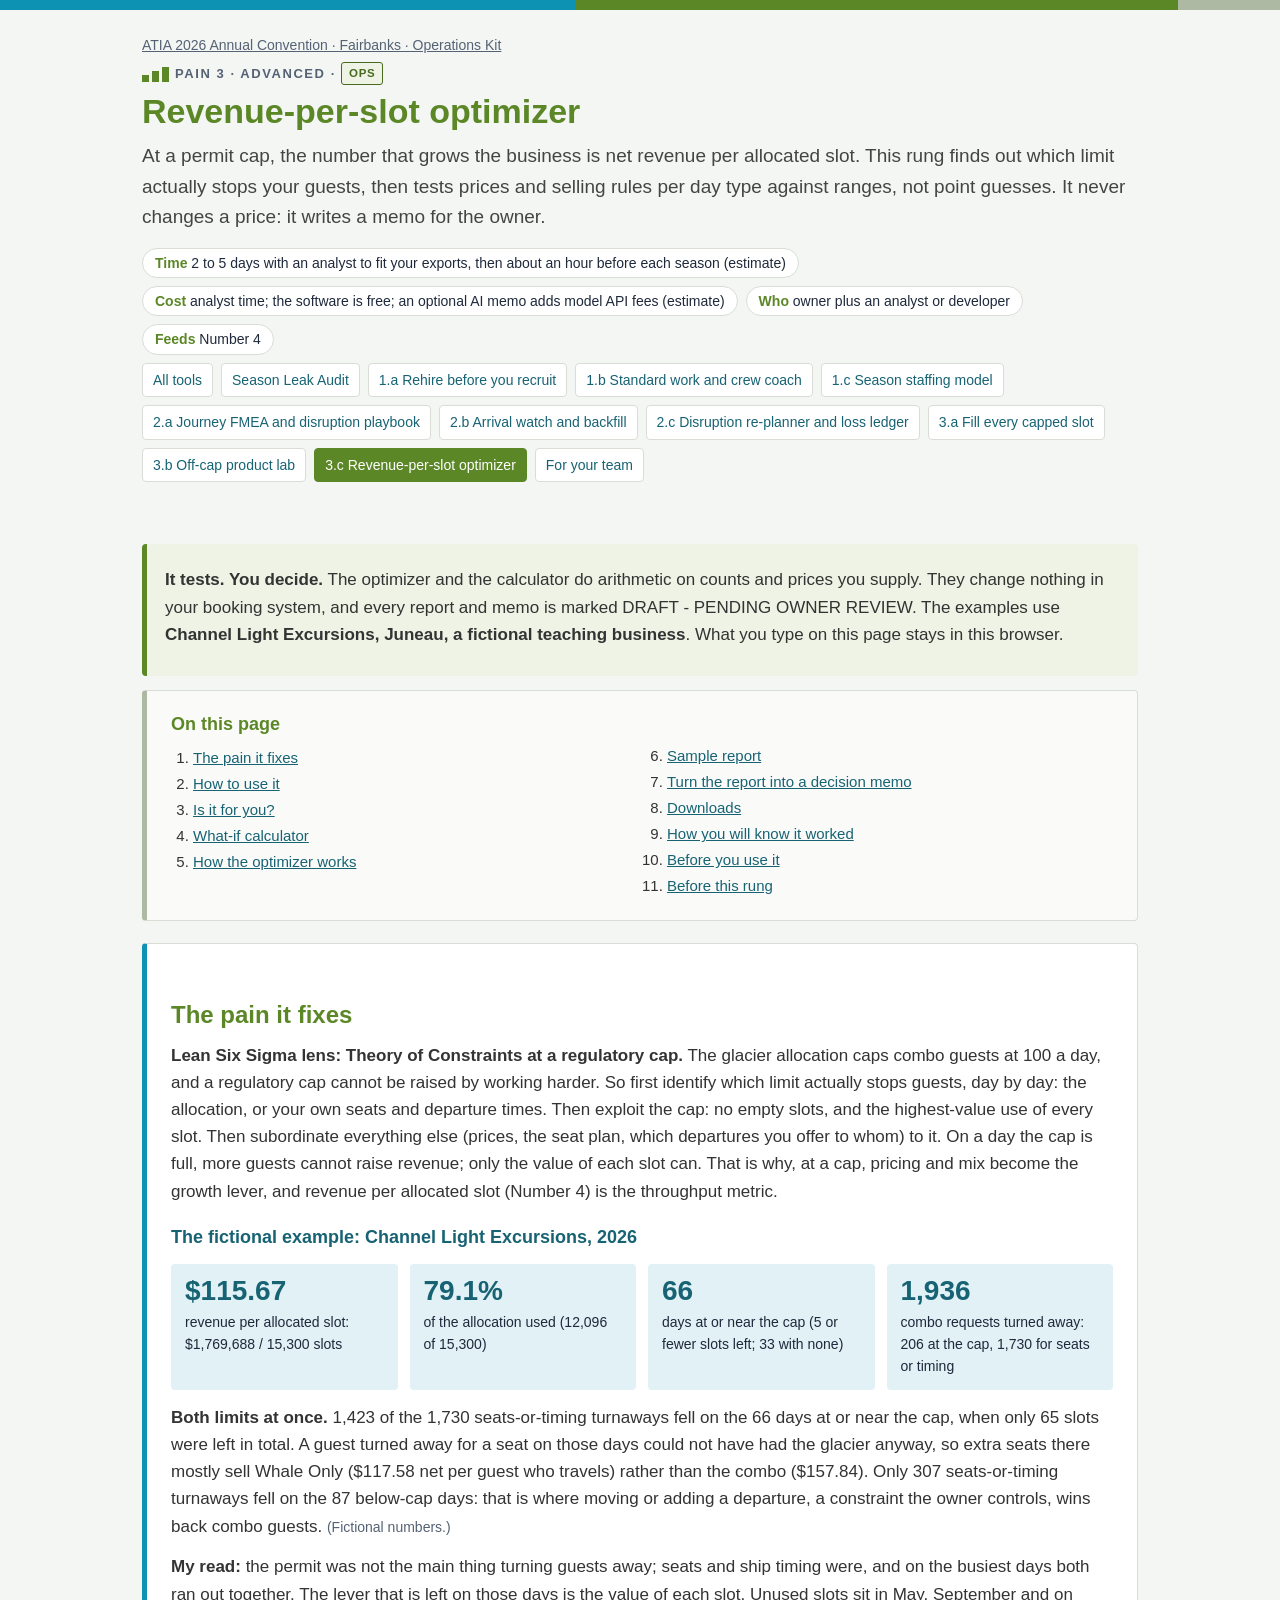
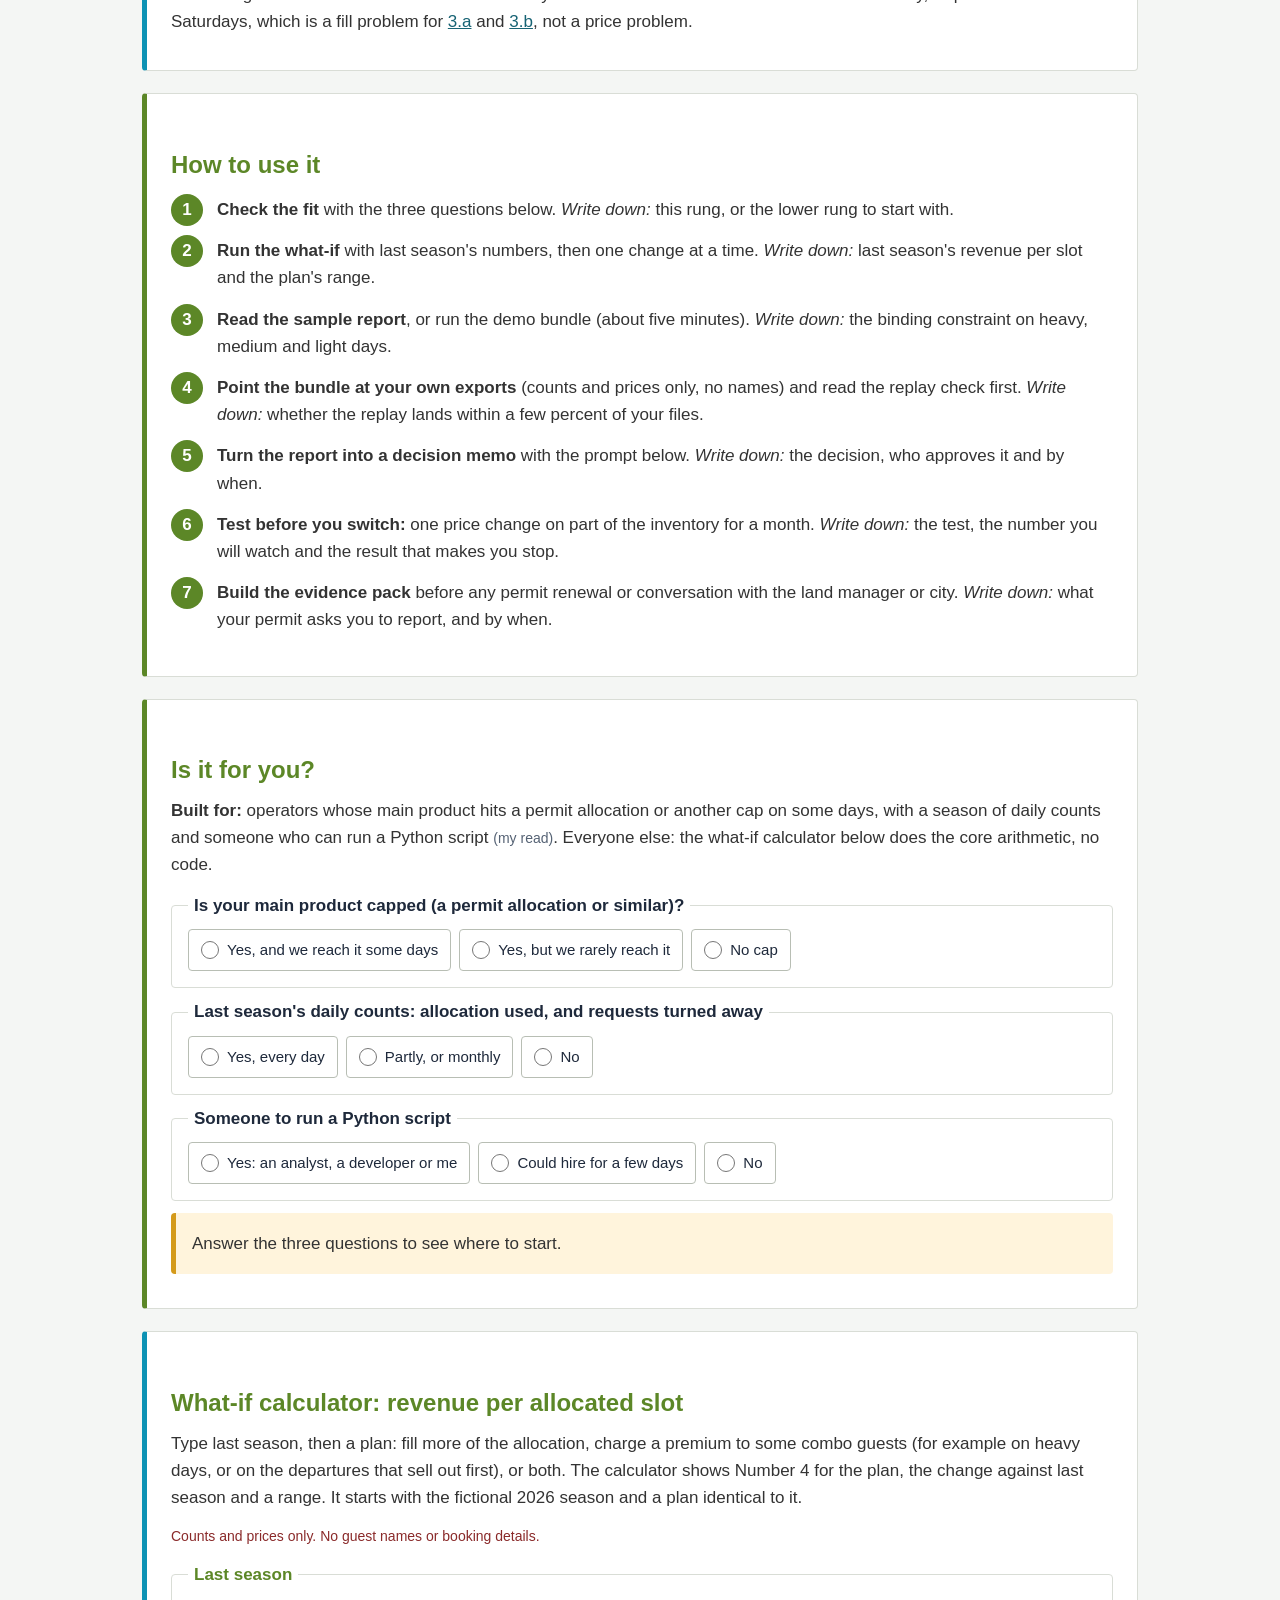
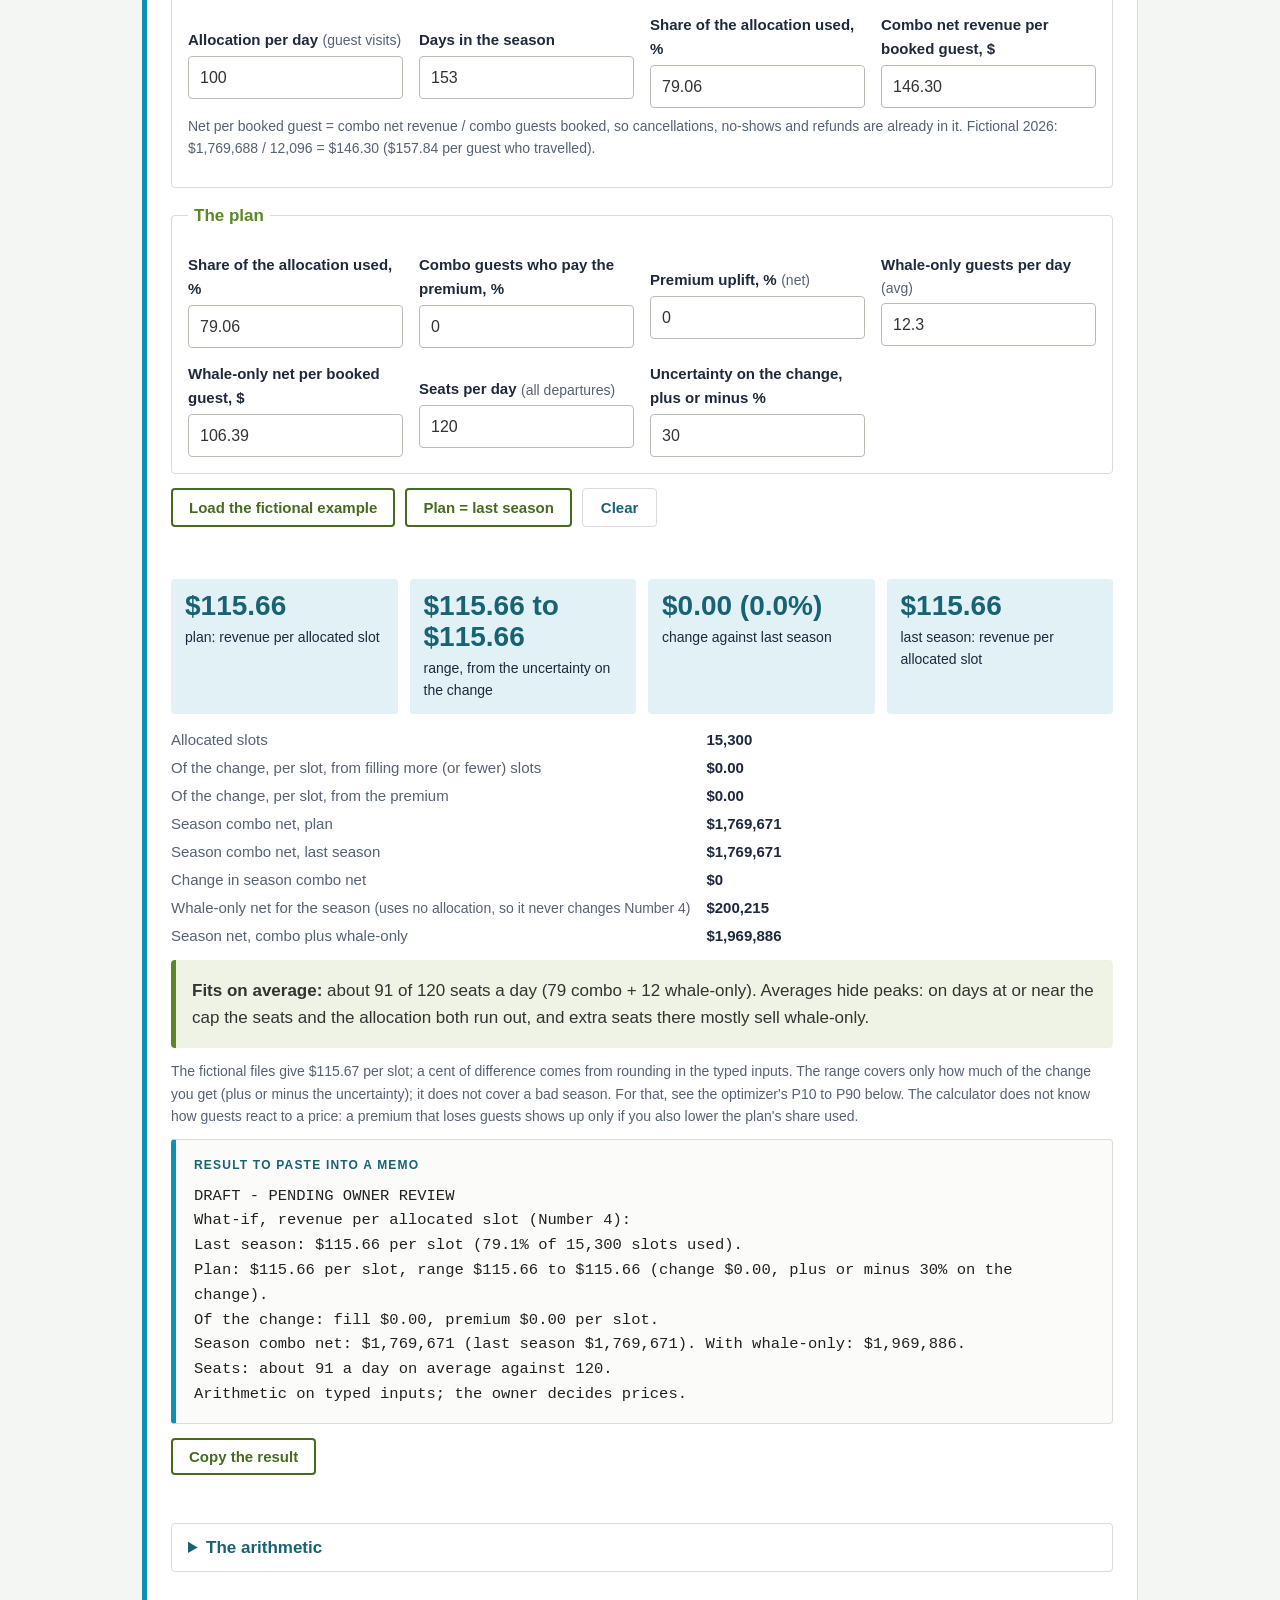
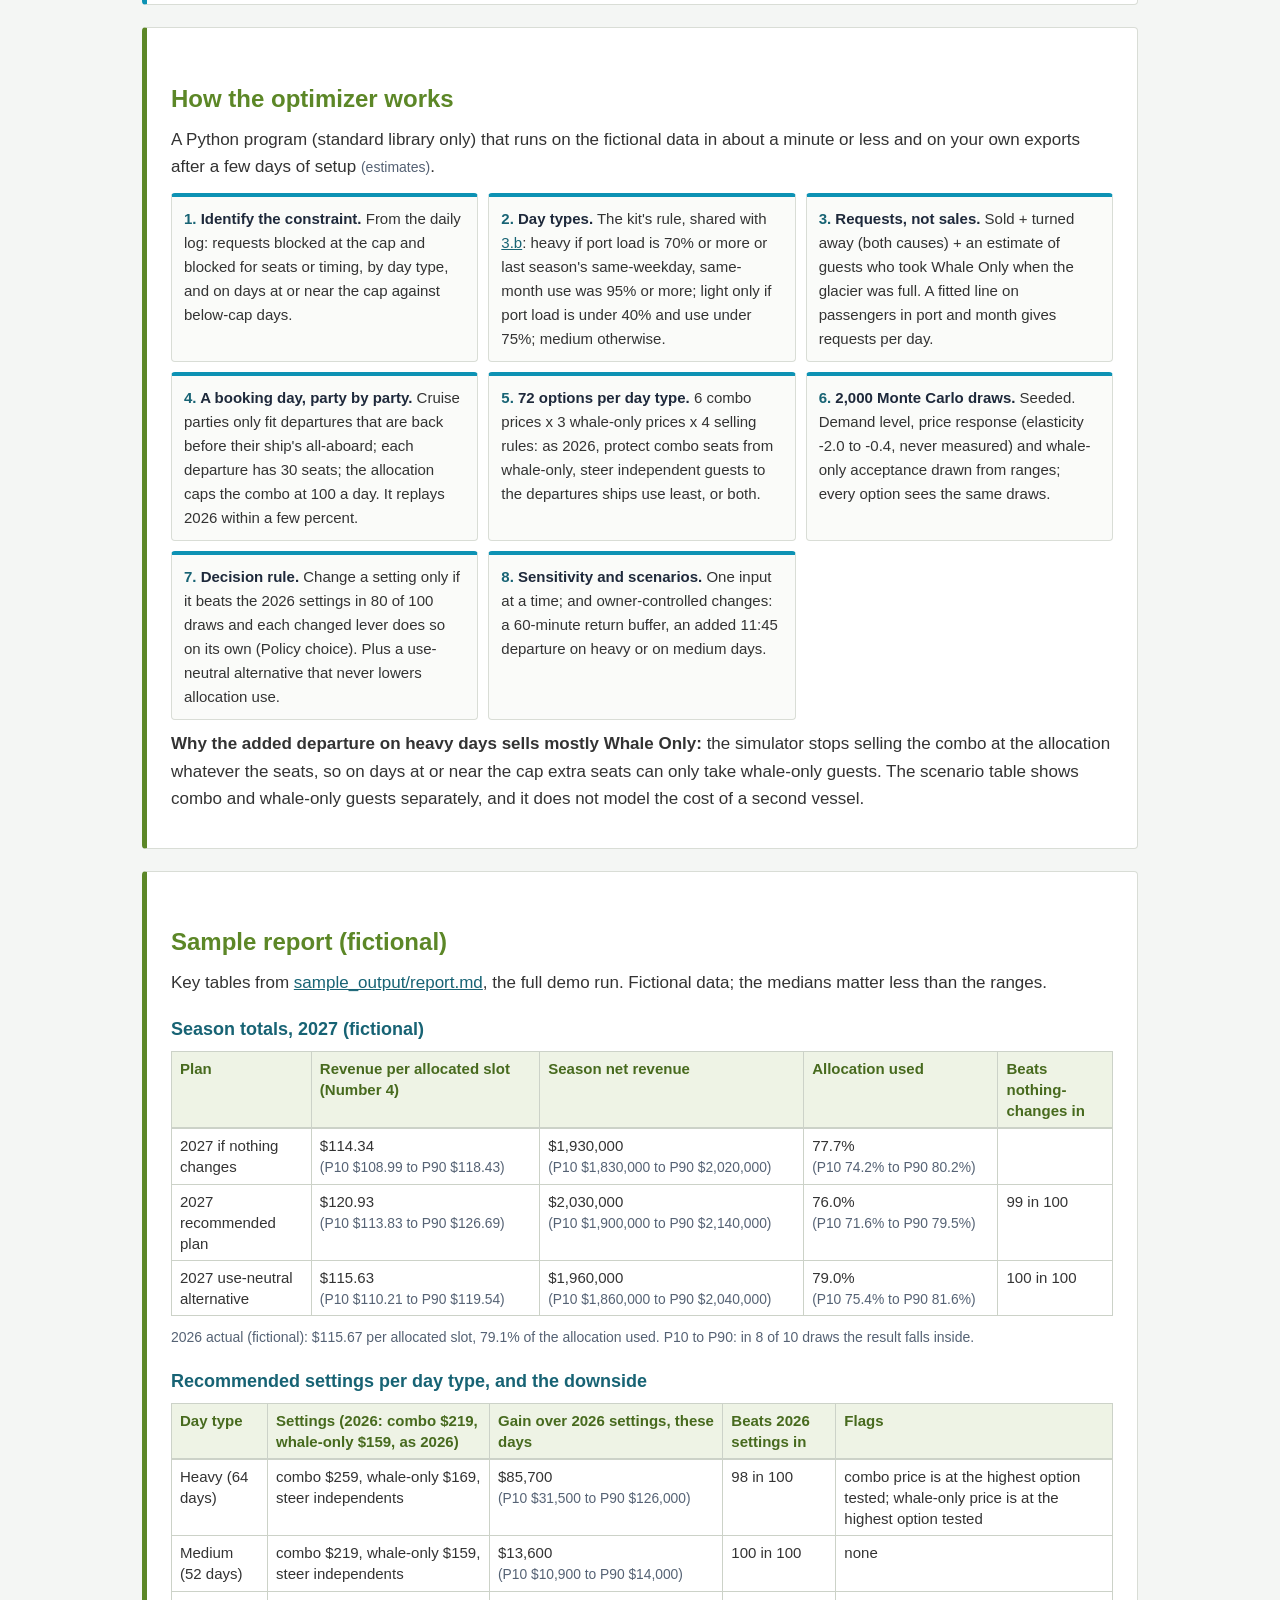
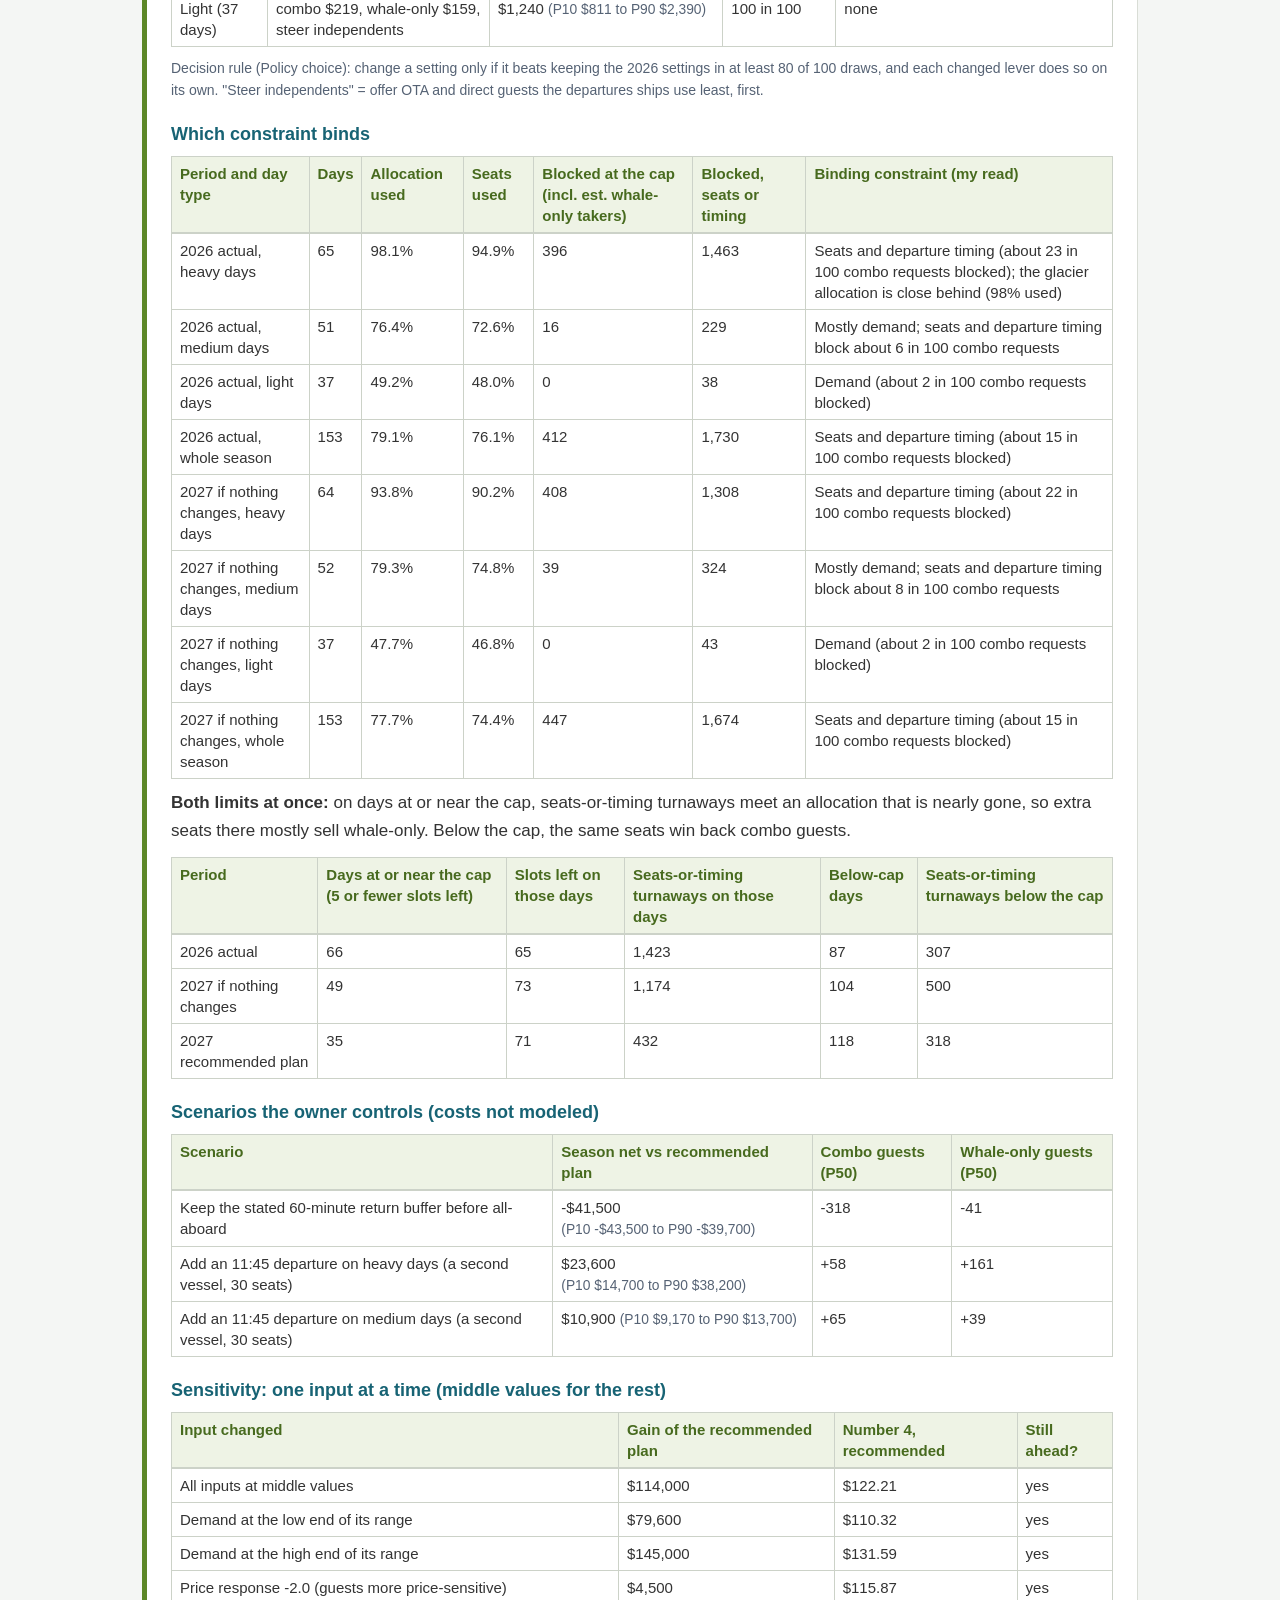
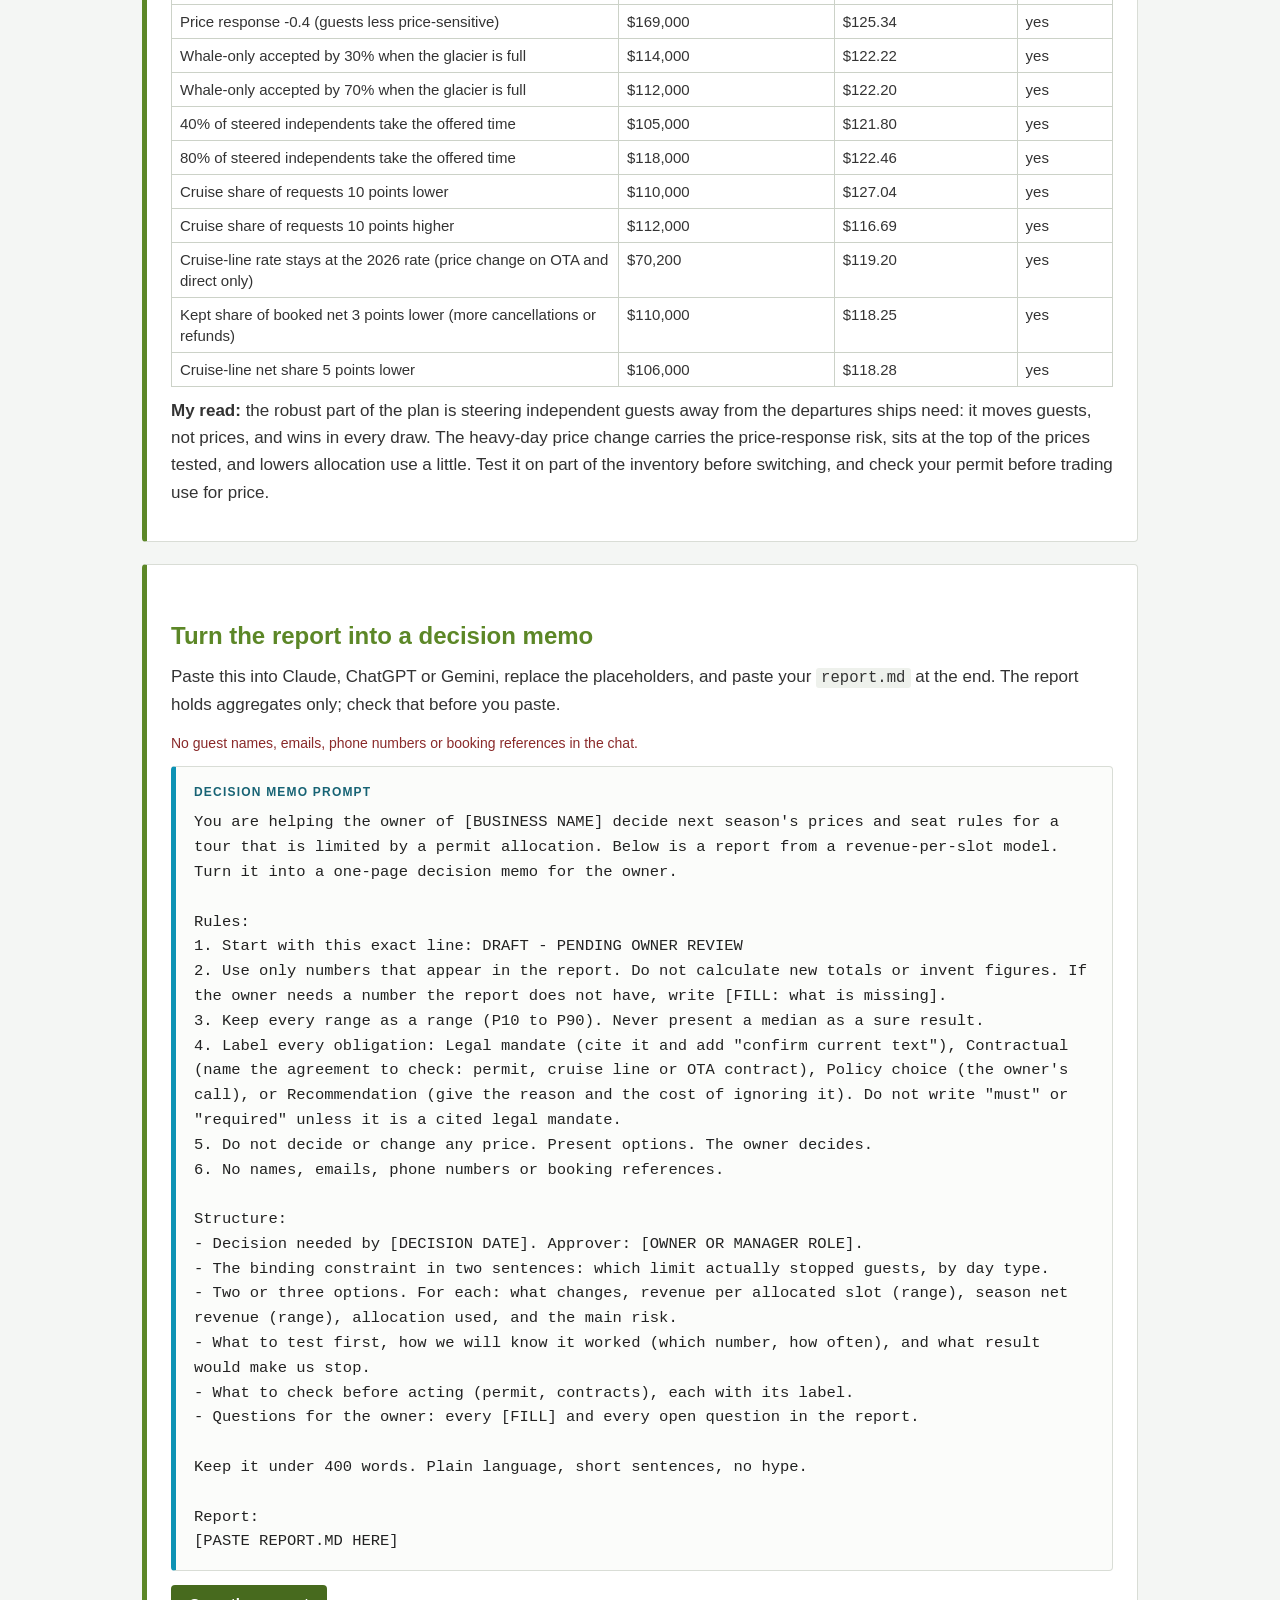
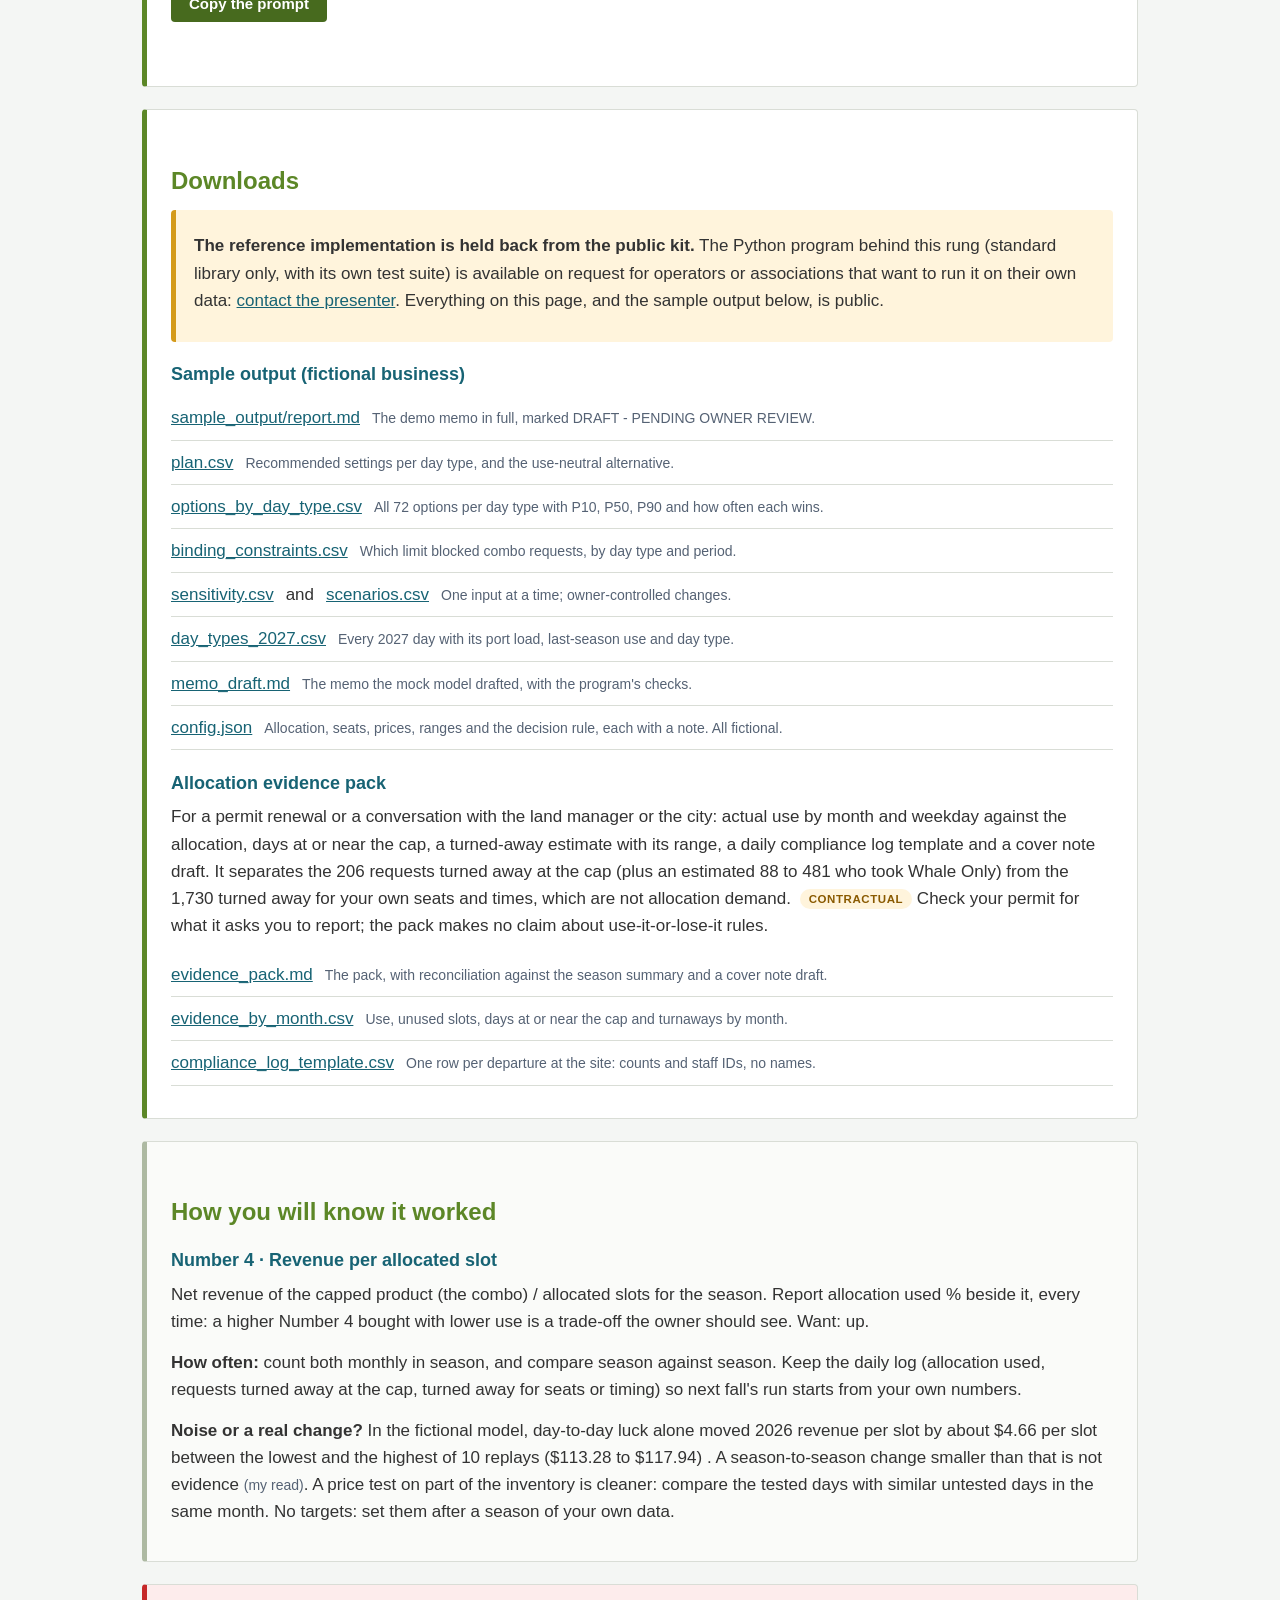
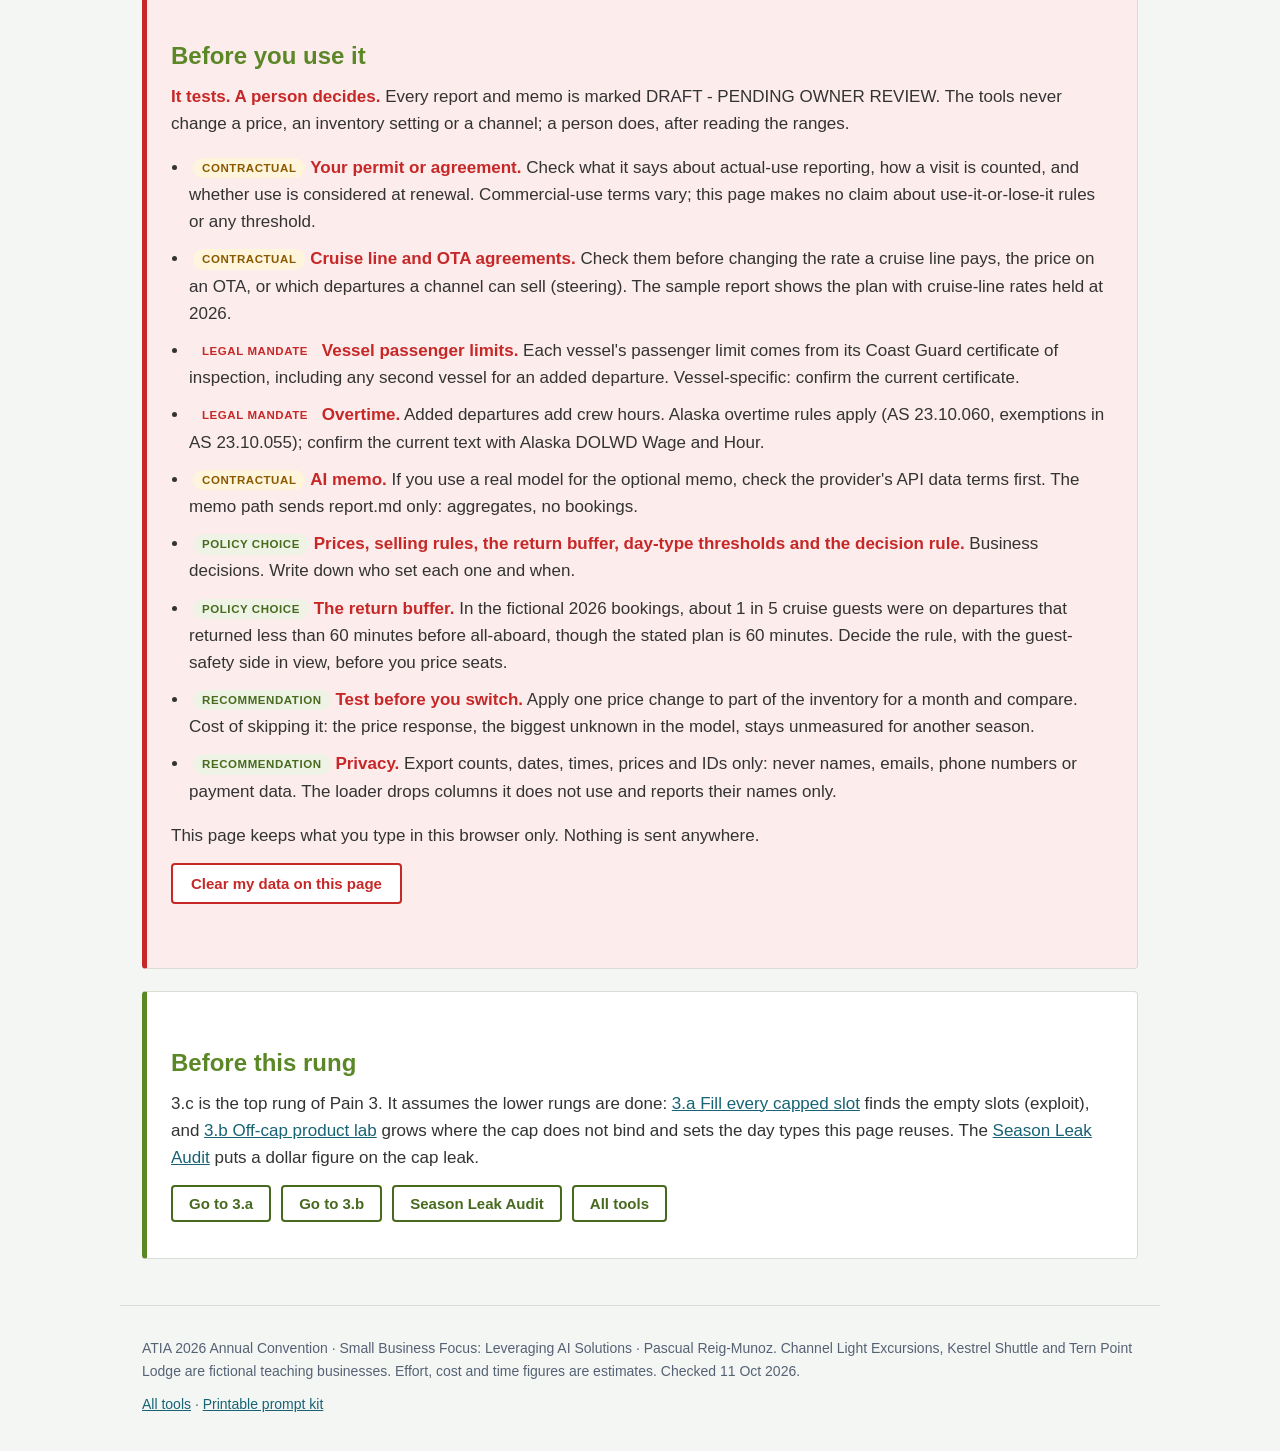
<file: 3c/index.html>
<!doctype html>
<html lang="en">
<head>
<meta charset="utf-8">
<meta name="viewport" content="width=device-width, initial-scale=1">
<meta http-equiv="Content-Security-Policy" content="default-src 'self' file:; script-src 'self' file:; style-src 'self' 'unsafe-inline' file:; img-src 'self' data: file:; connect-src 'none'; form-action 'none'; base-uri 'self'; object-src 'none'">
<title>3.c Revenue-per-slot optimizer · ATIA Operations Kit</title>
<meta name="description" content="Advanced rung, Pain 3 (capacity caps): find which limit actually stops your guests, then test prices and selling rules per day type against ranges, not point guesses. A Python optimizer with Monte Carlo ranges, an allocation evidence pack for permit conversations, and a no-code what-if calculator.">
<link rel="icon" href="data:image/svg+xml,%3Csvg xmlns='http://www.w3.org/2000/svg' viewBox='0 0 16 16'%3E%3Crect x='1' y='10' width='4' height='5' fill='%235c8727'/%3E%3Crect x='6' y='6' width='4' height='9' fill='%235c8727'/%3E%3Crect x='11' y='1' width='4' height='14' fill='%230d92b4'/%3E%3C/svg%3E">
<link rel="stylesheet" href="../assets/kit.css">
<script src="../assets/kit.js" defer></script>
<script src="whatif-core.js" defer></script>
<script src="whatif.js" defer></script>
<style>
/* Page-specific styles for tool 3.c. Shared styles live in ../assets/kit.css. */
.toc ol{columns:2 220px;column-gap:28px;margin:6px 0 0;padding-left:22px;font-size:15px}
.toc li{margin:2px 0;break-inside:avoid}
.toc h2{margin-top:0;font-size:18px}
.rules{padding-left:18px}
.rules li{margin:10px 0}
.tablewrap{overflow-x:auto;-webkit-overflow-scrolling:touch;margin:10px 0;max-width:100%}
.tablewrap:focus-visible{outline:3px solid var(--teal);outline-offset:2px}
table.compact th,table.compact td{padding:6px 8px}
.rng{color:var(--slate-m);font-size:.92em;white-space:nowrap}
.inline-fields{display:grid;gap:0 16px;grid-template-columns:repeat(auto-fit,minmax(min(100%,200px),1fr))}
.inline-fields>div{min-width:0}
.inline-fields label{min-height:2.6em;display:flex;flex-wrap:wrap;align-items:flex-end;column-gap:.3em}
.bignums{display:grid;gap:12px;grid-template-columns:repeat(auto-fit,minmax(min(100%,160px),1fr));margin:14px 0}
.bignums div{background:var(--teal-t);border-radius:4px;padding:12px 14px;min-width:0}
.bignums b{display:block;font-size:28px;line-height:1.1;color:var(--teal-d);overflow-wrap:anywhere}
.bignums span{font-size:14px;color:var(--slate);display:block;margin-top:4px}
.verdict{border-radius:4px;padding:12px 16px;margin:12px 0;background:var(--amber-t);border-left:5px solid #d49a1a}
.verdict.ok{background:var(--green-t);border-left-color:var(--green)}
.verdict.err{background:var(--red-t);border-left-color:var(--red)}
.verdict p{margin:.3em 0}
.verdict ul{margin:.3em 0;padding-left:20px}
.fit-q{margin:10px 0}
.fit-q legend{color:var(--slate)}
.opts{display:flex;flex-wrap:wrap;gap:8px}
.opts label{display:inline-flex;align-items:center;gap:8px;margin:0;border:1px solid #b8beb4;border-radius:4px;padding:8px 12px;background:#fff;cursor:pointer;font-weight:normal;font-size:15px}
.opts input{width:18px;height:18px;margin:0;flex:none}
.privacy{font-size:14px;color:#8a2a2a;margin:4px 0 0}
.cmd{display:block;font:15px/1.5 Consolas,"Courier New",monospace;background:#1e293b;color:#f1f5f9;border-radius:4px;padding:10px 12px;margin:6px 0;overflow-x:auto;white-space:pre}
.flow{counter-reset:f;list-style:none;padding:0;margin:10px 0;display:grid;gap:10px;grid-template-columns:repeat(auto-fit,minmax(min(100%,230px),1fr))}
.flow li{counter-increment:f;background:#fafbf9;border:1px solid var(--line);border-top:4px solid var(--teal);border-radius:4px;padding:10px 12px;font-size:15px;min-width:0}
.flow li::before{content:counter(f) ". ";font-weight:bold;color:var(--teal-d)}
.flow b{color:var(--slate)}
.split{display:grid;gap:4px 16px;grid-template-columns:max-content 1fr;font-size:15px;margin:8px 0}
.split dt{color:var(--slate-m)}
.split dd{margin:0;font-weight:bold;color:var(--slate)}
.files li{flex-wrap:wrap;gap:4px 12px}
.files li a{white-space:nowrap}
.files .hint{flex:1 1 240px}
.toc-steps{margin:0}
pre.prompt{max-height:none}
@media(max-width:640px){
  .bignums{grid-template-columns:repeat(2,minmax(0,1fr));gap:8px}.bignums div{padding:10px}.bignums b{font-size:21px}.bignums span{font-size:13px}
  table.compact{font-size:13px}table.compact th,table.compact td{padding:5px 6px}
  table.stack thead{position:absolute;width:1px;height:1px;overflow:hidden;clip:rect(0 0 0 0)}
  table.stack,table.stack tbody,table.stack tr,table.stack td{display:block;width:100%}
  table.stack{background:transparent}
  table.stack tr{border:1px solid #ccd2c8;border-radius:4px;margin:0 0 8px;background:#fff}
  table.stack td{border:0;border-top:1px solid #eef1ec;display:grid;grid-template-columns:7.6em minmax(0,1fr);gap:8px;text-align:left;padding:6px 8px;font-size:14px}
  table.stack td:first-child{border-top:0;display:block;font-weight:bold;background:var(--green-t);color:var(--green-d);border-radius:4px 4px 0 0}
  table.stack td::before{content:attr(data-label);font-weight:bold;color:var(--green-d);font-size:12.5px;line-height:1.5}
  table.stack td:first-child::before{content:none}
  .rng{white-space:normal}
  .split{grid-template-columns:1fr}
  .split dd{margin-bottom:6px}
}
@media print{.tablewrap{overflow:visible}details{border:0}details>summary{display:none}details:not([open])>*{display:block}}
</style>
</head>
<body data-page="3c">
<div class="band" aria-hidden="true"></div>
<header class="kit">
  <p class="crumbs"><a href="../">ATIA 2026 Annual Convention · Fairbanks · Operations Kit</a></p>
  <p class="kicker"><span class="rung r3" aria-hidden="true"><i></i><i></i><i></i></span>Pain 3 · Advanced · <span class="focus ops">OPS</span></p>
  <h1>Revenue-per-slot optimizer</h1>
  <p class="lede">At a permit cap, the number that grows the business is net revenue per allocated slot. This rung finds out which limit actually stops your guests, then tests prices and selling rules per day type against ranges, not point guesses. It never changes a price: it writes a memo for the owner.</p>
  <ul class="meta">
    <li><b>Time</b> 2 to 5 days with an analyst to fit your exports, then about an hour before each season (estimate)</li>
    <li><b>Cost</b> analyst time; the software is free; an optional AI memo adds model API fees (estimate)</li>
    <li><b>Who</b> owner plus an analyst or developer</li>
    <li><b>Feeds</b> Number 4</li>
  </ul>
  <nav class="tool-nav" data-toolnav="3c" aria-label="All tools"></nav>
</header>

<main class="kit">
  <div class="callout green">
    <p><strong>It tests. You decide.</strong> The optimizer and the calculator do arithmetic on counts and prices you supply. They change nothing in your booking system, and every report and memo is marked DRAFT - PENDING OWNER REVIEW. The examples use <strong>Channel Light Excursions, Juneau, a fictional teaching business</strong>. What you type on this page stays in this browser.</p>
  </div>

  <nav class="card note toc" aria-labelledby="toc-h">
    <h2 id="toc-h">On this page</h2>
    <ol>
      <li><a href="#why">The pain it fixes</a></li>
      <li><a href="#how">How to use it</a></li>
      <li><a href="#fit">Is it for you?</a></li>
      <li><a href="#whatif">What-if calculator</a></li>
      <li><a href="#model">How the optimizer works</a></li>
      <li><a href="#report">Sample report</a></li>
      <li><a href="#prompt">Turn the report into a decision memo</a></li>
      <li><a href="#files">Downloads</a></li>
      <li><a href="#measure">How you will know it worked</a></li>
      <li><a href="#safe">Before you use it</a></li>
      <li><a href="#next">Before this rung</a></li>
    </ol>
  </nav>

  <section class="card teal" aria-labelledby="why">
    <h2 id="why">The pain it fixes</h2>
    <p><strong>Lean Six Sigma lens: Theory of Constraints at a regulatory cap.</strong> The glacier allocation caps combo guests at 100 a day, and a regulatory cap cannot be raised by working harder. So first identify which limit actually stops guests, day by day: the allocation, or your own seats and departure times. Then exploit the cap: no empty slots, and the highest-value use of every slot. Then subordinate everything else (prices, the seat plan, which departures you offer to whom) to it. On a day the cap is full, more guests cannot raise revenue; only the value of each slot can. That is why, at a cap, pricing and mix become the growth lever, and revenue per allocated slot (Number 4) is the throughput metric.</p>
    <h3>The fictional example: Channel Light Excursions, 2026</h3>
    <div class="bignums">
      <div><b>$115.67</b><span>revenue per allocated slot: $1,769,688 / 15,300 slots</span></div>
      <div><b>79.1%</b><span>of the allocation used (12,096 of 15,300)</span></div>
      <div><b>66</b><span>days at or near the cap (5 or fewer slots left; 33 with none)</span></div>
      <div><b>1,936</b><span>combo requests turned away: 206 at the cap, 1,730 for seats or timing</span></div>
    </div>
    <p><strong>Both limits at once.</strong> 1,423 of the 1,730 seats-or-timing turnaways fell on the 66 days at or near the cap, when only 65 slots were left in total. A guest turned away for a seat on those days could not have had the glacier anyway, so extra seats there mostly sell Whale Only ($117.58 net per guest who travels) rather than the combo ($157.84). Only 307 seats-or-timing turnaways fell on the 87 below-cap days: that is where moving or adding a departure, a constraint the owner controls, wins back combo guests. <small class="hint">(Fictional numbers.)</small></p>
    <p><strong>My read:</strong> the permit was not the main thing turning guests away; seats and ship timing were, and on the busiest days both ran out together. The lever that is left on those days is the value of each slot. Unused slots sit in May, September and on Saturdays, which is a fill problem for <a href="../3a/">3.a</a> and <a href="../3b/">3.b</a>, not a price problem.</p>
  </section>

  <section class="card" aria-labelledby="how">
    <h2 id="how">How to use it</h2>
    <ol class="steps">
      <li><strong>Check the fit</strong> with the three questions below. <em>Write down:</em> this rung, or the lower rung to start with.</li>
      <li><strong>Run the what-if</strong> with last season's numbers, then one change at a time. <em>Write down:</em> last season's revenue per slot and the plan's range.</li>
      <li><strong>Read the sample report</strong>, or run the demo bundle (about five minutes). <em>Write down:</em> the binding constraint on heavy, medium and light days.</li>
      <li><strong>Point the bundle at your own exports</strong> (counts and prices only, no names) and read the replay check first. <em>Write down:</em> whether the replay lands within a few percent of your files.</li>
      <li><strong>Turn the report into a decision memo</strong> with the prompt below. <em>Write down:</em> the decision, who approves it and by when.</li>
      <li><strong>Test before you switch:</strong> one price change on part of the inventory for a month. <em>Write down:</em> the test, the number you will watch and the result that makes you stop.</li>
      <li><strong>Build the evidence pack</strong> before any permit renewal or conversation with the land manager or city. <em>Write down:</em> what your permit asks you to report, and by when.</li>
    </ol>
  </section>

  <section class="card" aria-labelledby="fit">
    <h2 id="fit">Is it for you?</h2>
    <p><strong>Built for:</strong> operators whose main product hits a permit allocation or another cap on some days, with a season of daily counts and someone who can run a Python script <small class="hint">(my read)</small>. Everyone else: the what-if calculator below does the core arithmetic, no code.</p>
    <form id="fit-form" autocomplete="off">
      <fieldset class="fit-q">
        <legend>Is your main product capped (a permit allocation or similar)?</legend>
        <div class="opts">
          <label><input type="radio" name="cap" value="often"> Yes, and we reach it some days</label>
          <label><input type="radio" name="cap" value="rarely"> Yes, but we rarely reach it</label>
          <label><input type="radio" name="cap" value="none"> No cap</label>
        </div>
      </fieldset>
      <fieldset class="fit-q">
        <legend>Last season's daily counts: allocation used, and requests turned away</legend>
        <div class="opts">
          <label><input type="radio" name="data" value="yes"> Yes, every day</label>
          <label><input type="radio" name="data" value="partly"> Partly, or monthly</label>
          <label><input type="radio" name="data" value="no"> No</label>
        </div>
      </fieldset>
      <fieldset class="fit-q">
        <legend>Someone to run a Python script</legend>
        <div class="opts">
          <label><input type="radio" name="help" value="yes"> Yes: an analyst, a developer or me</label>
          <label><input type="radio" name="help" value="maybe"> Could hire for a few days</label>
          <label><input type="radio" name="help" value="no"> No</label>
        </div>
      </fieldset>
    </form>
    <div class="verdict" id="fit-out" role="status" aria-live="polite"><p>Answer the three questions to see where to start.</p></div>
  </section>

  <section class="card teal" aria-labelledby="whatif">
    <h2 id="whatif">What-if calculator: revenue per allocated slot</h2>
    <p>Type last season, then a plan: fill more of the allocation, charge a premium to some combo guests (for example on heavy days, or on the departures that sell out first), or both. The calculator shows Number 4 for the plan, the change against last season and a range. It starts with the fictional 2026 season and a plan identical to it.</p>
    <form data-builder="whatif" id="whatif-form" autocomplete="off" novalidate>
      <p class="privacy">Counts and prices only. No guest names or booking details.</p>
      <fieldset>
        <legend>Last season</legend>
        <div class="inline-fields">
          <div><label for="w-alloc">Allocation per day <small>(guest visits)</small></label><input type="number" id="w-alloc" name="allocation" value="100" min="1" step="1" inputmode="numeric"></div>
          <div><label for="w-days">Days in the season</label><input type="number" id="w-days" name="days" value="153" min="1" max="366" step="1" inputmode="numeric"></div>
          <div><label for="w-base">Share of the allocation used, %</label><input type="number" id="w-base" name="base_used" value="79.06" min="0" max="100" step="0.01" inputmode="decimal"></div>
          <div><label for="w-net">Combo net revenue per booked guest, $</label><input type="number" id="w-net" name="net_per_guest" value="146.30" min="0" step="0.01" inputmode="decimal"></div>
        </div>
        <p class="hint">Net per booked guest = combo net revenue / combo guests booked, so cancellations, no-shows and refunds are already in it. Fictional 2026: $1,769,688 / 12,096 = $146.30 ($157.84 per guest who travelled).</p>
      </fieldset>
      <fieldset>
        <legend>The plan</legend>
        <div class="inline-fields">
          <div><label for="w-plan">Share of the allocation used, %</label><input type="number" id="w-plan" name="plan_used" value="79.06" min="0" max="100" step="0.1" inputmode="decimal"></div>
          <div><label for="w-pshare">Combo guests who pay the premium, %</label><input type="number" id="w-pshare" name="premium_share" value="0" min="0" max="100" step="1" inputmode="decimal"></div>
          <div><label for="w-uplift">Premium uplift, % <small>(net)</small></label><input type="number" id="w-uplift" name="premium_uplift" value="0" min="-90" max="300" step="0.5" inputmode="decimal"></div>
          <div><label for="w-whale">Whale-only guests per day <small>(avg)</small></label><input type="number" id="w-whale" name="whale_per_day" value="12.3" min="0" step="0.1" inputmode="decimal"></div>
          <div><label for="w-wnet">Whale-only net per booked guest, $</label><input type="number" id="w-wnet" name="whale_net" value="106.39" min="0" step="0.01" inputmode="decimal"></div>
          <div><label for="w-seats">Seats per day <small>(all departures)</small></label><input type="number" id="w-seats" name="seats_per_day" value="120" min="1" step="1" inputmode="numeric"></div>
          <div><label for="w-unc">Uncertainty on the change, plus or minus %</label><input type="number" id="w-unc" name="uncertainty" value="30" min="0" max="100" step="5" inputmode="numeric"></div>
        </div>
      </fieldset>
      <div class="btns">
        <button type="button" class="secondary" data-fill="whatif" data-example="whatif-demo">Load the fictional example</button>
        <button type="button" class="secondary" id="wi-same">Plan = last season</button>
        <button type="button" class="ghost" data-reset="whatif">Clear</button>
      </div>
      <p class="status" role="status" aria-live="polite"></p>
      <!-- BEGIN:demo-json -->
<script type="application/json" id="whatif-demo">{"allocation": "100", "days": "153", "base_used": "79.06", "net_per_guest": "146.30", "plan_used": "76.0", "premium_share": "48.5", "premium_uplift": "18.3", "whale_per_day": "12.3", "whale_net": "106.39", "seats_per_day": "120", "uncertainty": "30"}</script>
<!-- END:demo-json -->
    </form>
    <div class="verdict err" id="wi-errors" role="alert" hidden></div>
    <div id="wi-results" aria-live="polite">
      <div class="bignums">
        <div><b id="o-plan">$115.66</b><span>plan: revenue per allocated slot</span></div>
        <div><b id="o-range">$115.66 to $115.66</b><span>range, from the uncertainty on the change</span></div>
        <div><b id="o-change">+$0.00</b><span>change against last season</span></div>
        <div><b id="o-base">$115.66</b><span>last season: revenue per allocated slot</span></div>
      </div>
      <dl class="split">
        <dt>Allocated slots</dt><dd id="o-slots">15,300</dd>
        <dt>Of the change, per slot, from filling more (or fewer) slots</dt><dd id="o-fill">$0.00</dd>
        <dt>Of the change, per slot, from the premium</dt><dd id="o-prem">$0.00</dd>
        <dt>Season combo net, plan</dt><dd id="o-season">$1,769,671</dd>
        <dt>Season combo net, last season</dt><dd id="o-season-base">$1,769,671</dd>
        <dt>Change in season combo net</dt><dd id="o-season-change">$0</dd>
        <dt>Whale-only net for the season <small class="hint">(uses no allocation, so it never changes Number 4)</small></dt><dd id="o-whale">$200,215</dd>
        <dt>Season net, combo plus whale-only</dt><dd id="o-total">$1,969,886</dd>
      </dl>
      <div class="verdict" id="wi-seat" role="status"><p>Add seats per day to check that the plan fits your departures.</p></div>
      <p class="hint">The fictional files give $115.67 per slot; a cent of difference comes from rounding in the typed inputs. The range covers only how much of the change you get (plus or minus the uncertainty); it does not cover a bad season. For that, see the optimizer's P10 to P90 below. The calculator does not know how guests react to a price: a premium that loses guests shows up only if you also lower the plan's share used.</p>
      <div class="output">
        <p class="label">Result to paste into a memo</p>
        <pre id="wi-summary"></pre>
      </div>
      <div class="btns"><button type="button" class="secondary" data-copy="wi-summary" data-copy-msg="Copied. Paste it into your memo or notes.">Copy the result</button></div>
      <p class="status" role="status" aria-live="polite"></p>
    </div>
    <details>
      <summary>The arithmetic</summary>
      <p>Allocated slots = allocation per day x days. Last season per slot = share used x combo net per booked guest. Plan per slot = plan share used x combo net per booked guest x (1 + premium share x premium uplift). Change = plan minus last season = (plan share used minus last season's share) x net per guest, plus plan share used x net per guest x premium share x uplift. Range = last season + change x (1 minus uncertainty) to last season + change x (1 + uncertainty). Whale-only net = whale-only guests per day x days x whale-only net per guest. Seat check: allocation x plan share used + whale-only guests per day, against seats per day.</p>
      <p>The "Load the fictional example" button uses the optimizer's recommended plan from the sample report: the plan's median share used, the share of combo guests on heavy days, and the heavy-day price change as the premium. The optimizer's own median is a little different because it also models seats, timing and whale-only prices.</p>
    </details>
  </section>

  <section class="card" aria-labelledby="model">
    <h2 id="model">How the optimizer works</h2>
    <p>A Python program (standard library only) that runs on the fictional data in about a minute or less and on your own exports after a few days of setup <small class="hint">(estimates)</small>.</p>
    <ol class="flow">
      <li><b>Identify the constraint.</b> From the daily log: requests blocked at the cap and blocked for seats or timing, by day type, and on days at or near the cap against below-cap days.</li>
      <li><b>Day types.</b> The kit's rule, shared with <a href="../3b/">3.b</a>: heavy if port load is 70% or more or last season's same-weekday, same-month use was 95% or more; light only if port load is under 40% and use under 75%; medium otherwise.</li>
      <li><b>Requests, not sales.</b> Sold + turned away (both causes) + an estimate of guests who took Whale Only when the glacier was full. A fitted line on passengers in port and month gives requests per day.</li>
      <li><b>A booking day, party by party.</b> Cruise parties only fit departures that are back before their ship's all-aboard; each departure has 30 seats; the allocation caps the combo at 100 a day. It replays 2026 within a few percent.</li>
      <li><b>72 options per day type.</b> 6 combo prices x 3 whale-only prices x 4 selling rules: as 2026, protect combo seats from whale-only, steer independent guests to the departures ships use least, or both.</li>
      <li><b>2,000 Monte Carlo draws.</b> Seeded. Demand level, price response (elasticity -2.0 to -0.4, never measured) and whale-only acceptance drawn from ranges; every option sees the same draws.</li>
      <li><b>Decision rule.</b> Change a setting only if it beats the 2026 settings in 80 of 100 draws and each changed lever does so on its own (Policy choice). Plus a use-neutral alternative that never lowers allocation use.</li>
      <li><b>Sensitivity and scenarios.</b> One input at a time; and owner-controlled changes: a 60-minute return buffer, an added 11:45 departure on heavy or on medium days.</li>
    </ol>
    <p><strong>Why the added departure on heavy days sells mostly Whale Only:</strong> the simulator stops selling the combo at the allocation whatever the seats, so on days at or near the cap extra seats can only take whale-only guests. The scenario table shows combo and whale-only guests separately, and it does not model the cost of a second vessel.</p>
  </section>

  <section class="card" aria-labelledby="report">
    <h2 id="report">Sample report (fictional)</h2>
    <p>Key tables from <a href="slot-optimizer/sample_output/report.md">sample_output/report.md</a>, the full demo run. Fictional data; the medians matter less than the ranges.</p>
    <!-- BEGIN:sample -->
<h3 id="r-season">Season totals, 2027 (fictional)</h3>
<div class="tablewrap" role="region" tabindex="0" aria-label="Season totals">
<table class="compact stack">
<caption class="visually-hidden">Season totals</caption>
<thead><tr>
<th scope="col">Plan</th>
<th scope="col">Revenue per allocated slot (Number 4)</th>
<th scope="col">Season net revenue</th>
<th scope="col">Allocation used</th>
<th scope="col">Beats nothing-changes in</th>
</tr></thead><tbody>
<tr><td data-label="Plan">2027 if nothing changes</td><td data-label="Revenue per allocated slot (Number 4)">$114.34 <span class="rng">(P10 $108.99 to P90 $118.43)</span></td><td data-label="Season net revenue">$1,930,000 <span class="rng">(P10 $1,830,000 to P90 $2,020,000)</span></td><td data-label="Allocation used">77.7% <span class="rng">(P10 74.2% to P90 80.2%)</span></td><td data-label="Beats nothing-changes in"></td></tr>
<tr><td data-label="Plan">2027 recommended plan</td><td data-label="Revenue per allocated slot (Number 4)">$120.93 <span class="rng">(P10 $113.83 to P90 $126.69)</span></td><td data-label="Season net revenue">$2,030,000 <span class="rng">(P10 $1,900,000 to P90 $2,140,000)</span></td><td data-label="Allocation used">76.0% <span class="rng">(P10 71.6% to P90 79.5%)</span></td><td data-label="Beats nothing-changes in">99 in 100</td></tr>
<tr><td data-label="Plan">2027 use-neutral alternative</td><td data-label="Revenue per allocated slot (Number 4)">$115.63 <span class="rng">(P10 $110.21 to P90 $119.54)</span></td><td data-label="Season net revenue">$1,960,000 <span class="rng">(P10 $1,860,000 to P90 $2,040,000)</span></td><td data-label="Allocation used">79.0% <span class="rng">(P10 75.4% to P90 81.6%)</span></td><td data-label="Beats nothing-changes in">100 in 100</td></tr>
</tbody></table></div>
<p class="hint">2026 actual (fictional): $115.67 per allocated slot, 79.1% of the allocation used. P10 to P90: in 8 of 10 draws the result falls inside.</p>
<h3 id="r-plan">Recommended settings per day type, and the downside</h3>
<div class="tablewrap" role="region" tabindex="0" aria-label="Recommended settings">
<table class="compact stack">
<caption class="visually-hidden">Recommended settings</caption>
<thead><tr>
<th scope="col">Day type</th>
<th scope="col">Settings (2026: combo $219, whale-only $159, as 2026)</th>
<th scope="col">Gain over 2026 settings, these days</th>
<th scope="col">Beats 2026 settings in</th>
<th scope="col">Flags</th>
</tr></thead><tbody>
<tr><td data-label="Day type">Heavy (64 days)</td><td data-label="Settings (2026: combo $219, whale-only $159, as 2026)">combo $259, whale-only $169, steer independents</td><td data-label="Gain over 2026 settings, these days">$85,700 <span class="rng">(P10 $31,500 to P90 $126,000)</span></td><td data-label="Beats 2026 settings in">98 in 100</td><td data-label="Flags">combo price is at the highest option tested; whale-only price is at the highest option tested</td></tr>
<tr><td data-label="Day type">Medium (52 days)</td><td data-label="Settings (2026: combo $219, whale-only $159, as 2026)">combo $219, whale-only $159, steer independents</td><td data-label="Gain over 2026 settings, these days">$13,600 <span class="rng">(P10 $10,900 to P90 $14,000)</span></td><td data-label="Beats 2026 settings in">100 in 100</td><td data-label="Flags">none</td></tr>
<tr><td data-label="Day type">Light (37 days)</td><td data-label="Settings (2026: combo $219, whale-only $159, as 2026)">combo $219, whale-only $159, steer independents</td><td data-label="Gain over 2026 settings, these days">$1,240 <span class="rng">(P10 $811 to P90 $2,390)</span></td><td data-label="Beats 2026 settings in">100 in 100</td><td data-label="Flags">none</td></tr>
</tbody></table></div>
<p class="hint">Decision rule (Policy choice): change a setting only if it beats keeping the 2026 settings in at least 80 of 100 draws, and each changed lever does so on its own. "Steer independents" = offer OTA and direct guests the departures ships use least, first.</p>
<h3 id="r-bind">Which constraint binds</h3>
<div class="tablewrap" role="region" tabindex="0" aria-label="Binding constraint by day type">
<table class="compact stack">
<caption class="visually-hidden">Binding constraint by day type</caption>
<thead><tr>
<th scope="col">Period and day type</th>
<th scope="col">Days</th>
<th scope="col">Allocation used</th>
<th scope="col">Seats used</th>
<th scope="col">Blocked at the cap (incl. est. whale-only takers)</th>
<th scope="col">Blocked, seats or timing</th>
<th scope="col">Binding constraint (my read)</th>
</tr></thead><tbody>
<tr><td data-label="Period and day type">2026 actual, heavy days</td><td data-label="Days">65</td><td data-label="Allocation used">98.1%</td><td data-label="Seats used">94.9%</td><td data-label="Blocked at the cap (incl. est. whale-only takers)">396</td><td data-label="Blocked, seats or timing">1,463</td><td data-label="Binding constraint (my read)">Seats and departure timing (about 23 in 100 combo requests blocked); the glacier allocation is close behind (98% used)</td></tr>
<tr><td data-label="Period and day type">2026 actual, medium days</td><td data-label="Days">51</td><td data-label="Allocation used">76.4%</td><td data-label="Seats used">72.6%</td><td data-label="Blocked at the cap (incl. est. whale-only takers)">16</td><td data-label="Blocked, seats or timing">229</td><td data-label="Binding constraint (my read)">Mostly demand; seats and departure timing block about 6 in 100 combo requests</td></tr>
<tr><td data-label="Period and day type">2026 actual, light days</td><td data-label="Days">37</td><td data-label="Allocation used">49.2%</td><td data-label="Seats used">48.0%</td><td data-label="Blocked at the cap (incl. est. whale-only takers)">0</td><td data-label="Blocked, seats or timing">38</td><td data-label="Binding constraint (my read)">Demand (about 2 in 100 combo requests blocked)</td></tr>
<tr><td data-label="Period and day type">2026 actual, whole season</td><td data-label="Days">153</td><td data-label="Allocation used">79.1%</td><td data-label="Seats used">76.1%</td><td data-label="Blocked at the cap (incl. est. whale-only takers)">412</td><td data-label="Blocked, seats or timing">1,730</td><td data-label="Binding constraint (my read)">Seats and departure timing (about 15 in 100 combo requests blocked)</td></tr>
<tr><td data-label="Period and day type">2027 if nothing changes, heavy days</td><td data-label="Days">64</td><td data-label="Allocation used">93.8%</td><td data-label="Seats used">90.2%</td><td data-label="Blocked at the cap (incl. est. whale-only takers)">408</td><td data-label="Blocked, seats or timing">1,308</td><td data-label="Binding constraint (my read)">Seats and departure timing (about 22 in 100 combo requests blocked)</td></tr>
<tr><td data-label="Period and day type">2027 if nothing changes, medium days</td><td data-label="Days">52</td><td data-label="Allocation used">79.3%</td><td data-label="Seats used">74.8%</td><td data-label="Blocked at the cap (incl. est. whale-only takers)">39</td><td data-label="Blocked, seats or timing">324</td><td data-label="Binding constraint (my read)">Mostly demand; seats and departure timing block about 8 in 100 combo requests</td></tr>
<tr><td data-label="Period and day type">2027 if nothing changes, light days</td><td data-label="Days">37</td><td data-label="Allocation used">47.7%</td><td data-label="Seats used">46.8%</td><td data-label="Blocked at the cap (incl. est. whale-only takers)">0</td><td data-label="Blocked, seats or timing">43</td><td data-label="Binding constraint (my read)">Demand (about 2 in 100 combo requests blocked)</td></tr>
<tr><td data-label="Period and day type">2027 if nothing changes, whole season</td><td data-label="Days">153</td><td data-label="Allocation used">77.7%</td><td data-label="Seats used">74.4%</td><td data-label="Blocked at the cap (incl. est. whale-only takers)">447</td><td data-label="Blocked, seats or timing">1,674</td><td data-label="Binding constraint (my read)">Seats and departure timing (about 15 in 100 combo requests blocked)</td></tr>
</tbody></table></div>
<p><strong>Both limits at once:</strong> on days at or near the cap, seats-or-timing turnaways meet an allocation that is nearly gone, so extra seats there mostly sell whale-only. Below the cap, the same seats win back combo guests.</p>
<div class="tablewrap" role="region" tabindex="0" aria-label="Both limits at once">
<table class="compact stack">
<caption class="visually-hidden">Both limits at once</caption>
<thead><tr>
<th scope="col">Period</th>
<th scope="col">Days at or near the cap (5 or fewer slots left)</th>
<th scope="col">Slots left on those days</th>
<th scope="col">Seats-or-timing turnaways on those days</th>
<th scope="col">Below-cap days</th>
<th scope="col">Seats-or-timing turnaways below the cap</th>
</tr></thead><tbody>
<tr><td data-label="Period">2026 actual</td><td data-label="Days at or near the cap (5 or fewer slots left)">66</td><td data-label="Slots left on those days">65</td><td data-label="Seats-or-timing turnaways on those days">1,423</td><td data-label="Below-cap days">87</td><td data-label="Seats-or-timing turnaways below the cap">307</td></tr>
<tr><td data-label="Period">2027 if nothing changes</td><td data-label="Days at or near the cap (5 or fewer slots left)">49</td><td data-label="Slots left on those days">73</td><td data-label="Seats-or-timing turnaways on those days">1,174</td><td data-label="Below-cap days">104</td><td data-label="Seats-or-timing turnaways below the cap">500</td></tr>
<tr><td data-label="Period">2027 recommended plan</td><td data-label="Days at or near the cap (5 or fewer slots left)">35</td><td data-label="Slots left on those days">71</td><td data-label="Seats-or-timing turnaways on those days">432</td><td data-label="Below-cap days">118</td><td data-label="Seats-or-timing turnaways below the cap">318</td></tr>
</tbody></table></div>
<h3 id="r-scen">Scenarios the owner controls (costs not modeled)</h3>
<div class="tablewrap" role="region" tabindex="0" aria-label="Scenarios">
<table class="compact stack">
<caption class="visually-hidden">Scenarios</caption>
<thead><tr>
<th scope="col">Scenario</th>
<th scope="col">Season net vs recommended plan</th>
<th scope="col">Combo guests (P50)</th>
<th scope="col">Whale-only guests (P50)</th>
</tr></thead><tbody>
<tr><td data-label="Scenario">Keep the stated 60-minute return buffer before all-aboard</td><td data-label="Season net vs recommended plan">-$41,500 <span class="rng">(P10 -$43,500 to P90 -$39,700)</span></td><td data-label="Combo guests (P50)">-318</td><td data-label="Whale-only guests (P50)">-41</td></tr>
<tr><td data-label="Scenario">Add an 11:45 departure on heavy days (a second vessel, 30 seats)</td><td data-label="Season net vs recommended plan">$23,600 <span class="rng">(P10 $14,700 to P90 $38,200)</span></td><td data-label="Combo guests (P50)">+58</td><td data-label="Whale-only guests (P50)">+161</td></tr>
<tr><td data-label="Scenario">Add an 11:45 departure on medium days (a second vessel, 30 seats)</td><td data-label="Season net vs recommended plan">$10,900 <span class="rng">(P10 $9,170 to P90 $13,700)</span></td><td data-label="Combo guests (P50)">+65</td><td data-label="Whale-only guests (P50)">+39</td></tr>
</tbody></table></div>
<h3 id="r-sens">Sensitivity: one input at a time (middle values for the rest)</h3>
<div class="tablewrap" role="region" tabindex="0" aria-label="Sensitivity">
<table class="compact stack">
<caption class="visually-hidden">Sensitivity</caption>
<thead><tr>
<th scope="col">Input changed</th>
<th scope="col">Gain of the recommended plan</th>
<th scope="col">Number 4, recommended</th>
<th scope="col">Still ahead?</th>
</tr></thead><tbody>
<tr><td data-label="Input changed">All inputs at middle values</td><td data-label="Gain of the recommended plan">$114,000</td><td data-label="Number 4, recommended">$122.21</td><td data-label="Still ahead?">yes</td></tr>
<tr><td data-label="Input changed">Demand at the low end of its range</td><td data-label="Gain of the recommended plan">$79,600</td><td data-label="Number 4, recommended">$110.32</td><td data-label="Still ahead?">yes</td></tr>
<tr><td data-label="Input changed">Demand at the high end of its range</td><td data-label="Gain of the recommended plan">$145,000</td><td data-label="Number 4, recommended">$131.59</td><td data-label="Still ahead?">yes</td></tr>
<tr><td data-label="Input changed">Price response -2.0 (guests more price-sensitive)</td><td data-label="Gain of the recommended plan">$4,500</td><td data-label="Number 4, recommended">$115.87</td><td data-label="Still ahead?">yes</td></tr>
<tr><td data-label="Input changed">Price response -0.4 (guests less price-sensitive)</td><td data-label="Gain of the recommended plan">$169,000</td><td data-label="Number 4, recommended">$125.34</td><td data-label="Still ahead?">yes</td></tr>
<tr><td data-label="Input changed">Whale-only accepted by 30% when the glacier is full</td><td data-label="Gain of the recommended plan">$114,000</td><td data-label="Number 4, recommended">$122.22</td><td data-label="Still ahead?">yes</td></tr>
<tr><td data-label="Input changed">Whale-only accepted by 70% when the glacier is full</td><td data-label="Gain of the recommended plan">$112,000</td><td data-label="Number 4, recommended">$122.20</td><td data-label="Still ahead?">yes</td></tr>
<tr><td data-label="Input changed">40% of steered independents take the offered time</td><td data-label="Gain of the recommended plan">$105,000</td><td data-label="Number 4, recommended">$121.80</td><td data-label="Still ahead?">yes</td></tr>
<tr><td data-label="Input changed">80% of steered independents take the offered time</td><td data-label="Gain of the recommended plan">$118,000</td><td data-label="Number 4, recommended">$122.46</td><td data-label="Still ahead?">yes</td></tr>
<tr><td data-label="Input changed">Cruise share of requests 10 points lower</td><td data-label="Gain of the recommended plan">$110,000</td><td data-label="Number 4, recommended">$127.04</td><td data-label="Still ahead?">yes</td></tr>
<tr><td data-label="Input changed">Cruise share of requests 10 points higher</td><td data-label="Gain of the recommended plan">$112,000</td><td data-label="Number 4, recommended">$116.69</td><td data-label="Still ahead?">yes</td></tr>
<tr><td data-label="Input changed">Cruise-line rate stays at the 2026 rate (price change on OTA and direct only)</td><td data-label="Gain of the recommended plan">$70,200</td><td data-label="Number 4, recommended">$119.20</td><td data-label="Still ahead?">yes</td></tr>
<tr><td data-label="Input changed">Kept share of booked net 3 points lower (more cancellations or refunds)</td><td data-label="Gain of the recommended plan">$110,000</td><td data-label="Number 4, recommended">$118.25</td><td data-label="Still ahead?">yes</td></tr>
<tr><td data-label="Input changed">Cruise-line net share 5 points lower</td><td data-label="Gain of the recommended plan">$106,000</td><td data-label="Number 4, recommended">$118.28</td><td data-label="Still ahead?">yes</td></tr>
</tbody></table></div>
<!-- END:sample -->
    <p><strong>My read:</strong> the robust part of the plan is steering independent guests away from the departures ships need: it moves guests, not prices, and wins in every draw. The heavy-day price change carries the price-response risk, sits at the top of the prices tested, and lowers allocation use a little. Test it on part of the inventory before switching, and check your permit before trading use for price.</p>
  </section>

  <section class="card" aria-labelledby="prompt">
    <h2 id="prompt">Turn the report into a decision memo</h2>
    <p>Paste this into Claude, ChatGPT or Gemini, replace the placeholders, and paste your <code>report.md</code> at the end. The report holds aggregates only; check that before you paste.</p>
    <p class="privacy">No guest names, emails, phone numbers or booking references in the chat.</p>
    <div class="output">
      <p class="label">Decision memo prompt</p>
      <!-- BEGIN:prompt -->
<pre class="prompt" id="prompt-text">You are helping the owner of [BUSINESS NAME] decide next season's prices and seat rules for a tour that is limited by a permit allocation. Below is a report from a revenue-per-slot model. Turn it into a one-page decision memo for the owner.

Rules:
1. Start with this exact line: DRAFT - PENDING OWNER REVIEW
2. Use only numbers that appear in the report. Do not calculate new totals or invent figures. If the owner needs a number the report does not have, write [FILL: what is missing].
3. Keep every range as a range (P10 to P90). Never present a median as a sure result.
4. Label every obligation: Legal mandate (cite it and add "confirm current text"), Contractual (name the agreement to check: permit, cruise line or OTA contract), Policy choice (the owner's call), or Recommendation (give the reason and the cost of ignoring it). Do not write "must" or "required" unless it is a cited legal mandate.
5. Do not decide or change any price. Present options. The owner decides.
6. No names, emails, phone numbers or booking references.

Structure:
- Decision needed by [DECISION DATE]. Approver: [OWNER OR MANAGER ROLE].
- The binding constraint in two sentences: which limit actually stopped guests, by day type.
- Two or three options. For each: what changes, revenue per allocated slot (range), season net revenue (range), allocation used, and the main risk.
- What to test first, how we will know it worked (which number, how often), and what result would make us stop.
- What to check before acting (permit, contracts), each with its label.
- Questions for the owner: every [FILL] and every open question in the report.

Keep it under 400 words. Plain language, short sentences, no hype.

Report:
[PASTE REPORT.MD HERE]</pre>
<!-- END:prompt -->
    </div>
    <div class="btns"><button type="button" data-copy="prompt-text">Copy the prompt</button></div>
    <p class="status" role="status" aria-live="polite"></p>
  </section>

  <section class="card" aria-labelledby="files">
    <h2 id="files">Downloads</h2>
    <div class="callout amber"><p><strong>The reference implementation is held back from the public kit.</strong> The Python program behind this rung (standard library only, with its own test suite) is available on request for operators or associations that want to run it on their own data: <a href="https://www.linkedin.com/in/pascualreig/" target="_blank" rel="noopener">contact the presenter</a>. Everything on this page, and the sample output below, is public.</p></div>
    <h3>Sample output (fictional business)</h3>
    <ul class="files">
      <li><a href="slot-optimizer/sample_output/report.md">sample_output/report.md</a> <span class="hint">The demo memo in full, marked DRAFT - PENDING OWNER REVIEW.</span></li>
      <li><a href="slot-optimizer/sample_output/plan.csv" download>plan.csv</a> <span class="hint">Recommended settings per day type, and the use-neutral alternative.</span></li>
      <li><a href="slot-optimizer/sample_output/options_by_day_type.csv" download>options_by_day_type.csv</a> <span class="hint">All 72 options per day type with P10, P50, P90 and how often each wins.</span></li>
      <li><a href="slot-optimizer/sample_output/binding_constraints.csv" download>binding_constraints.csv</a> <span class="hint">Which limit blocked combo requests, by day type and period.</span></li>
      <li><a href="slot-optimizer/sample_output/sensitivity.csv" download>sensitivity.csv</a> and <a href="slot-optimizer/sample_output/scenarios.csv" download>scenarios.csv</a> <span class="hint">One input at a time; owner-controlled changes.</span></li>
      <li><a href="slot-optimizer/sample_output/day_types_2027.csv" download>day_types_2027.csv</a> <span class="hint">Every 2027 day with its port load, last-season use and day type.</span></li>
      <li><a href="slot-optimizer/sample_output/memo_draft.md">memo_draft.md</a> <span class="hint">The memo the mock model drafted, with the program's checks.</span></li>
      <li><a href="slot-optimizer/config.json">config.json</a> <span class="hint">Allocation, seats, prices, ranges and the decision rule, each with a note. All fictional.</span></li>
    </ul>
    <h3>Allocation evidence pack</h3>
    <p>For a permit renewal or a conversation with the land manager or the city: actual use by month and weekday against the allocation, days at or near the cap, a turned-away estimate with its range, a daily compliance log template and a cover note draft. It separates the 206 requests turned away at the cap (plus an estimated 88 to 481 who took Whale Only) from the 1,730 turned away for your own seats and times, which are not allocation demand. <span class="lbl contract">Contractual</span> Check your permit for what it asks you to report; the pack makes no claim about use-it-or-lose-it rules.</p>
    <ul class="files">
      <li><a href="slot-optimizer/sample_output/evidence/evidence_pack.md">evidence_pack.md</a> <span class="hint">The pack, with reconciliation against the season summary and a cover note draft.</span></li>
      <li><a href="slot-optimizer/sample_output/evidence/evidence_by_month.csv" download>evidence_by_month.csv</a> <span class="hint">Use, unused slots, days at or near the cap and turnaways by month.</span></li>
      <li><a href="slot-optimizer/sample_output/evidence/compliance_log_template.csv" download>compliance_log_template.csv</a> <span class="hint">One row per departure at the site: counts and staff IDs, no names.</span></li>
    </ul>
  </section>

  <section class="card note" aria-labelledby="measure">
    <h2 id="measure">How you will know it worked</h2>
    <h3>Number 4 · Revenue per allocated slot</h3>
    <p>Net revenue of the capped product (the combo) / allocated slots for the season. Report allocation used % beside it, every time: a higher Number 4 bought with lower use is a trade-off the owner should see. Want: up.</p>
    <p><strong>How often:</strong> count both monthly in season, and compare season against season. Keep the daily log (allocation used, requests turned away at the cap, turned away for seats or timing) so next fall's run starts from your own numbers.</p>
    <p><strong>Noise or a real change?</strong> In the fictional model, day-to-day luck alone moved 2026 revenue per slot by <!-- BEGIN:noise -->
about $4.66 per slot between the lowest and the highest of 10 replays ($113.28 to $117.94)
<!-- END:noise -->. A season-to-season change smaller than that is not evidence <small class="hint">(my read)</small>. A price test on part of the inventory is cleaner: compare the tested days with similar untested days in the same month. No targets: set them after a season of your own data.</p>
  </section>

  <section class="card warn" aria-labelledby="safe">
    <h2 id="safe">Before you use it</h2>
    <p><strong>It tests. A person decides.</strong> Every report and memo is marked DRAFT - PENDING OWNER REVIEW. The tools never change a price, an inventory setting or a channel; a person does, after reading the ranges.</p>
    <ul class="rules">
      <li><span class="lbl contract">Contractual</span> <strong>Your permit or agreement.</strong> Check what it says about actual-use reporting, how a visit is counted, and whether use is considered at renewal. Commercial-use terms vary; this page makes no claim about use-it-or-lose-it rules or any threshold.</li>
      <li><span class="lbl contract">Contractual</span> <strong>Cruise line and OTA agreements.</strong> Check them before changing the rate a cruise line pays, the price on an OTA, or which departures a channel can sell (steering). The sample report shows the plan with cruise-line rates held at 2026.</li>
      <li><span class="lbl legal">Legal mandate</span> <strong>Vessel passenger limits.</strong> Each vessel's passenger limit comes from its Coast Guard certificate of inspection, including any second vessel for an added departure. Vessel-specific: confirm the current certificate.</li>
      <li><span class="lbl legal">Legal mandate</span> <strong>Overtime.</strong> Added departures add crew hours. Alaska overtime rules apply (AS 23.10.060, exemptions in AS 23.10.055); confirm the current text with Alaska DOLWD Wage and Hour.</li>
      <li><span class="lbl contract">Contractual</span> <strong>AI memo.</strong> If you use a real model for the optional memo, check the provider's API data terms first. The memo path sends report.md only: aggregates, no bookings.</li>
      <li><span class="lbl">Policy choice</span> <strong>Prices, selling rules, the return buffer, day-type thresholds and the decision rule.</strong> Business decisions. Write down who set each one and when.</li>
      <li><span class="lbl">Policy choice</span> <strong>The return buffer.</strong> In the fictional 2026 bookings, about 1 in 5 cruise guests were on departures that returned less than 60 minutes before all-aboard, though the stated plan is 60 minutes. Decide the rule, with the guest-safety side in view, before you price seats.</li>
      <li><span class="lbl">Recommendation</span> <strong>Test before you switch.</strong> Apply one price change to part of the inventory for a month and compare. Cost of skipping it: the price response, the biggest unknown in the model, stays unmeasured for another season.</li>
      <li><span class="lbl">Recommendation</span> <strong>Privacy.</strong> Export counts, dates, times, prices and IDs only: never names, emails, phone numbers or payment data. The loader drops columns it does not use and reports their names only.</li>
    </ul>
    <p>This page keeps what you type in this browser only. Nothing is sent anywhere.</p>
    <div class="btns"><button type="button" class="danger" id="clear-all">Clear my data on this page</button></div>
    <p class="status" role="status" aria-live="polite"></p>
  </section>

  <section class="card" aria-labelledby="next">
    <h2 id="next">Before this rung</h2>
    <p>3.c is the top rung of Pain 3. It assumes the lower rungs are done: <a href="../3a/">3.a Fill every capped slot</a> finds the empty slots (exploit), and <a href="../3b/">3.b Off-cap product lab</a> grows where the cap does not bind and sets the day types this page reuses. The <a href="../leak/">Season Leak Audit</a> puts a dollar figure on the cap leak.</p>
    <div class="btns"><a class="button secondary" href="../3a/">Go to 3.a</a> <a class="button secondary" href="../3b/">Go to 3.b</a> <a class="button secondary" href="../leak/">Season Leak Audit</a> <a class="button secondary" href="../">All tools</a></div>
  </section>
</main>

<footer class="kit">
  <p>ATIA 2026 Annual Convention · Small Business Focus: Leveraging AI Solutions · Pascual Reig-Munoz. Channel Light Excursions, Kestrel Shuttle and Tern Point Lodge are fictional teaching businesses. Effort, cost and time figures are estimates. Checked 11 Oct 2026.</p>
  <p><a href="../">All tools</a> · <a href="../Prompt-Kit.html">Printable prompt kit</a></p>
</footer>
</body>
</html>
</file>
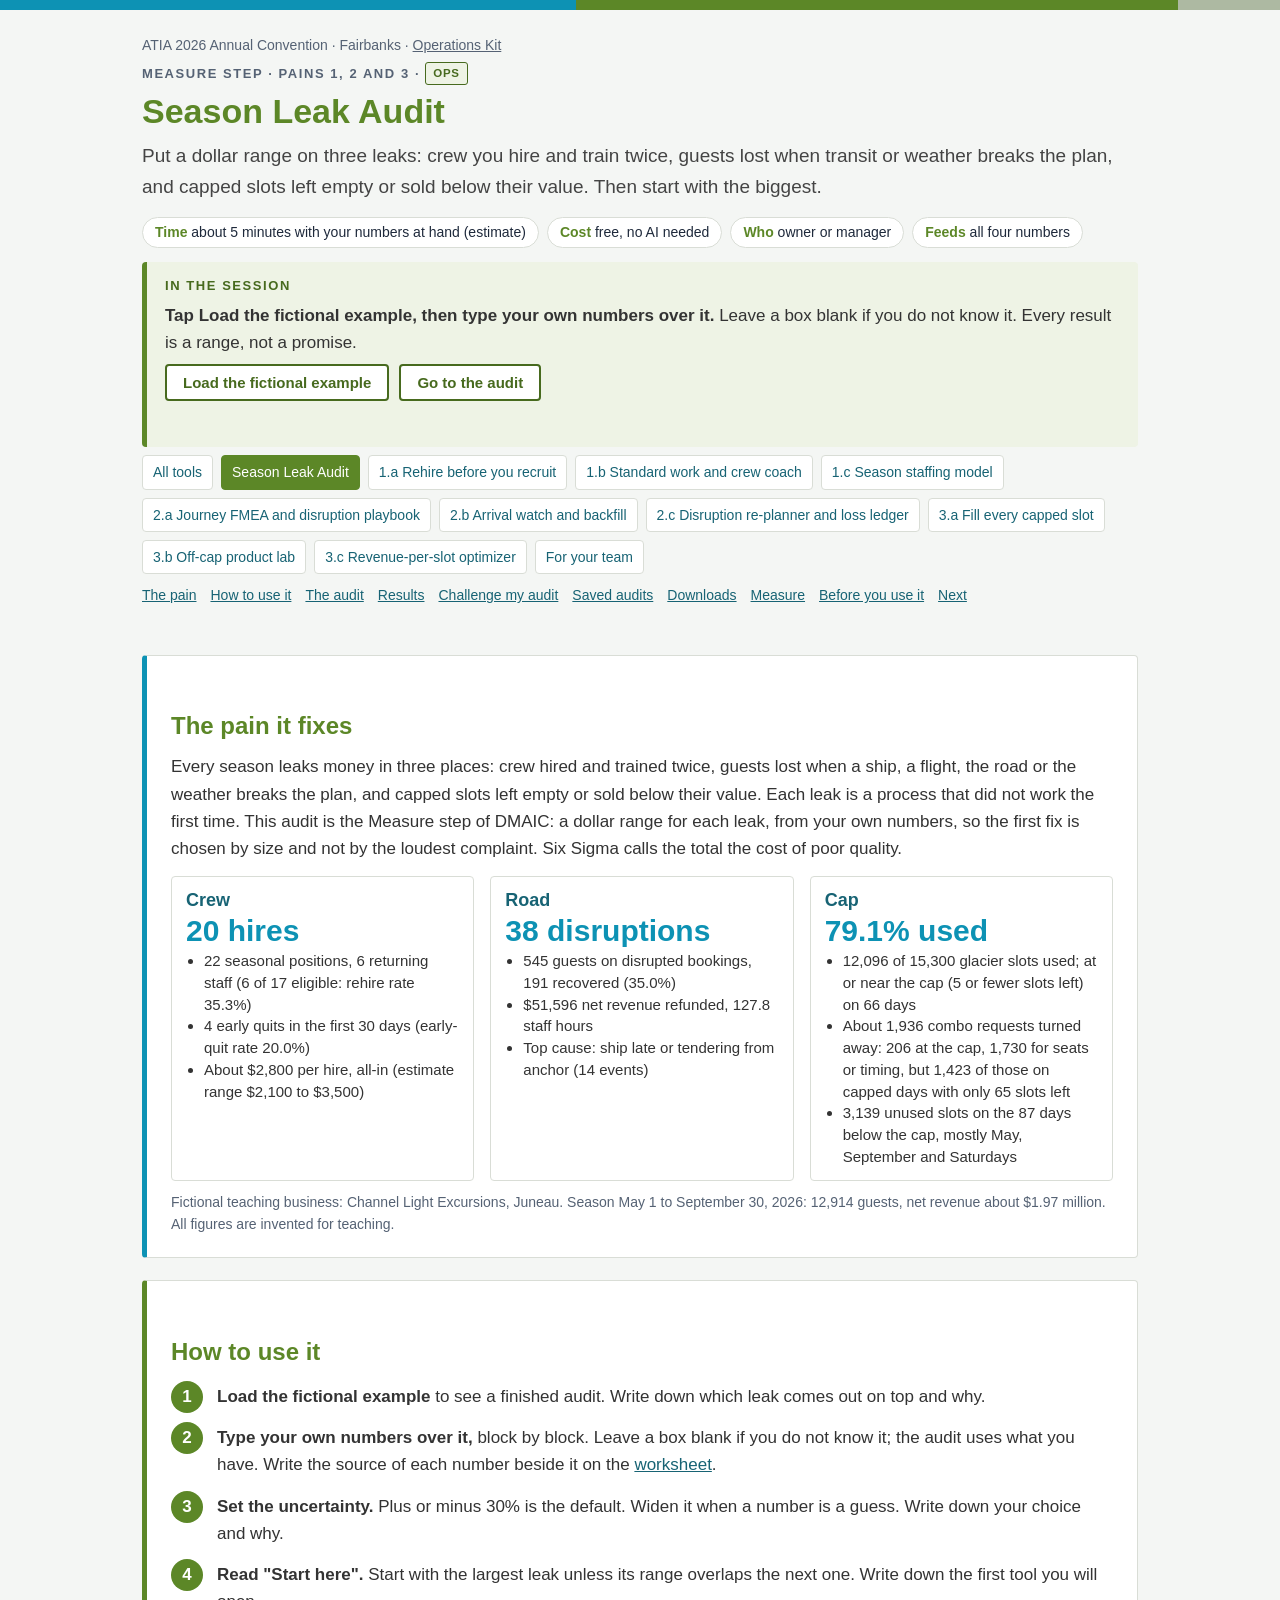
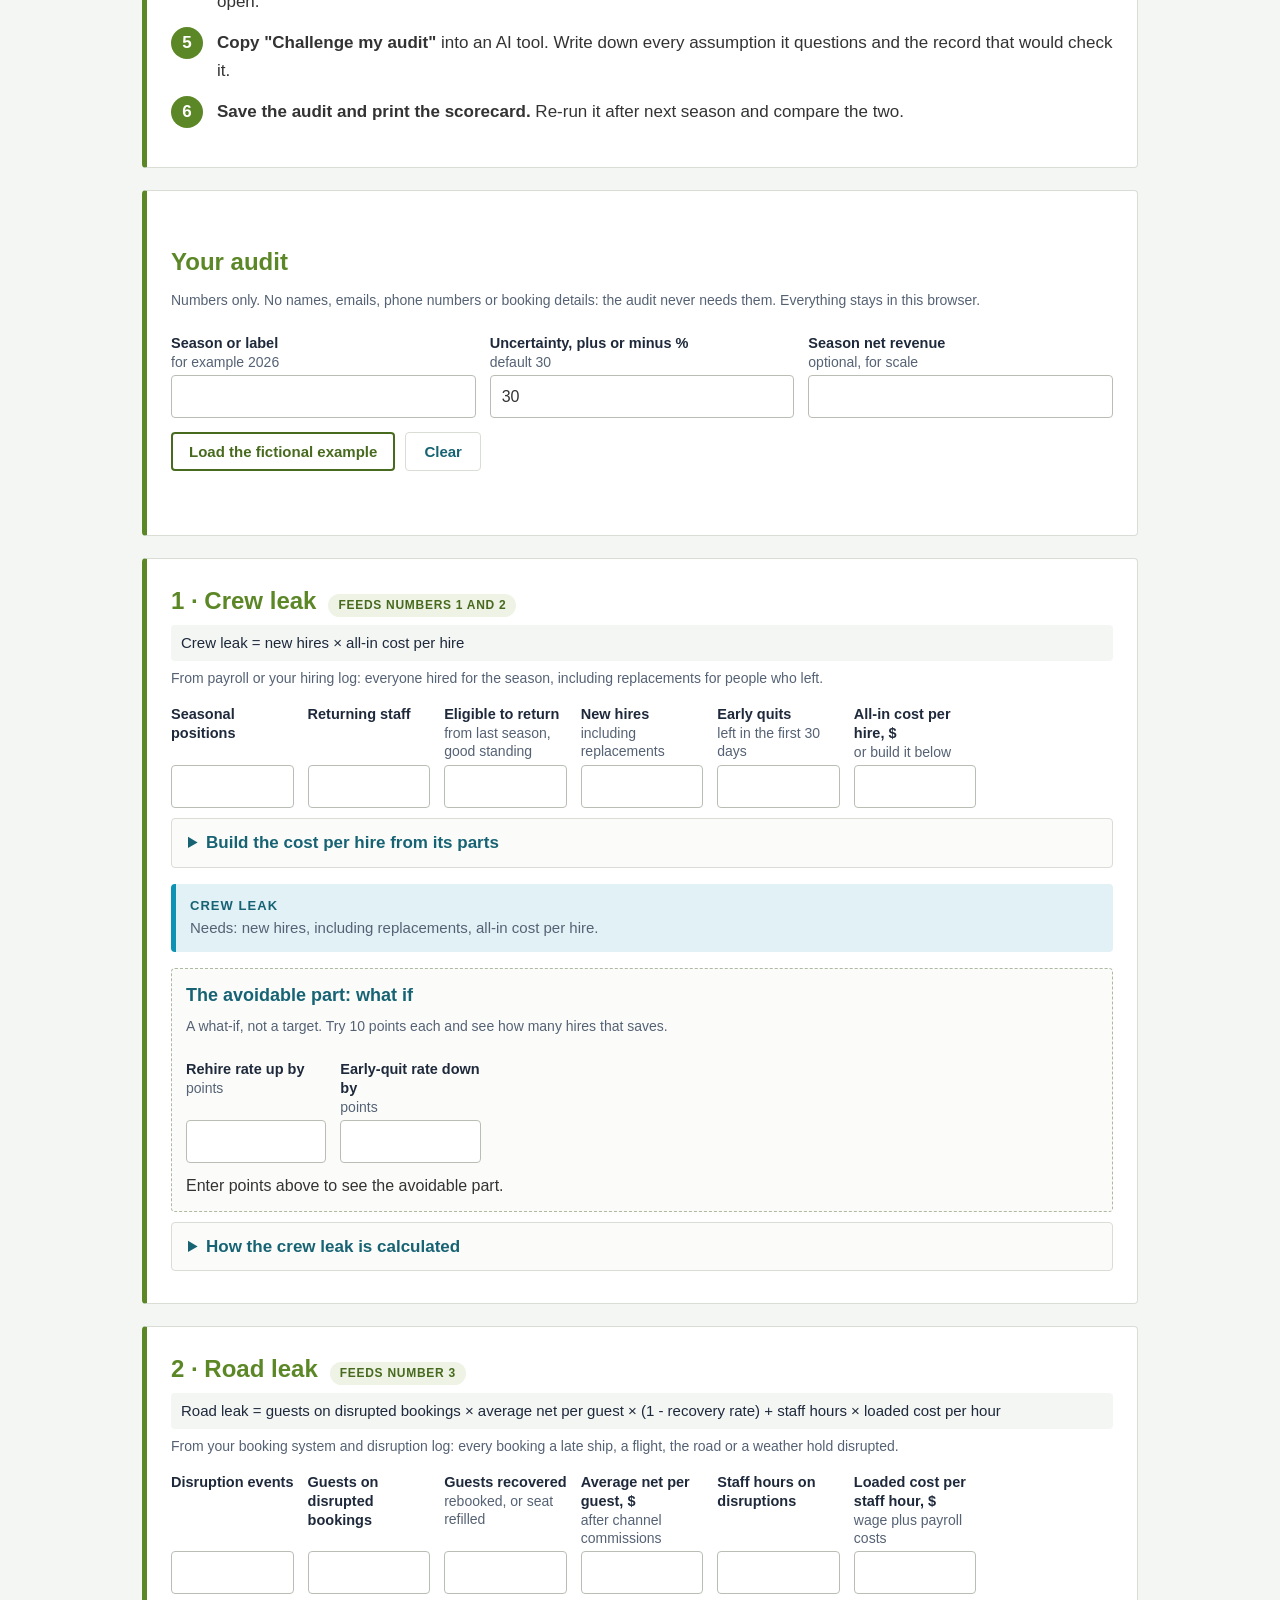
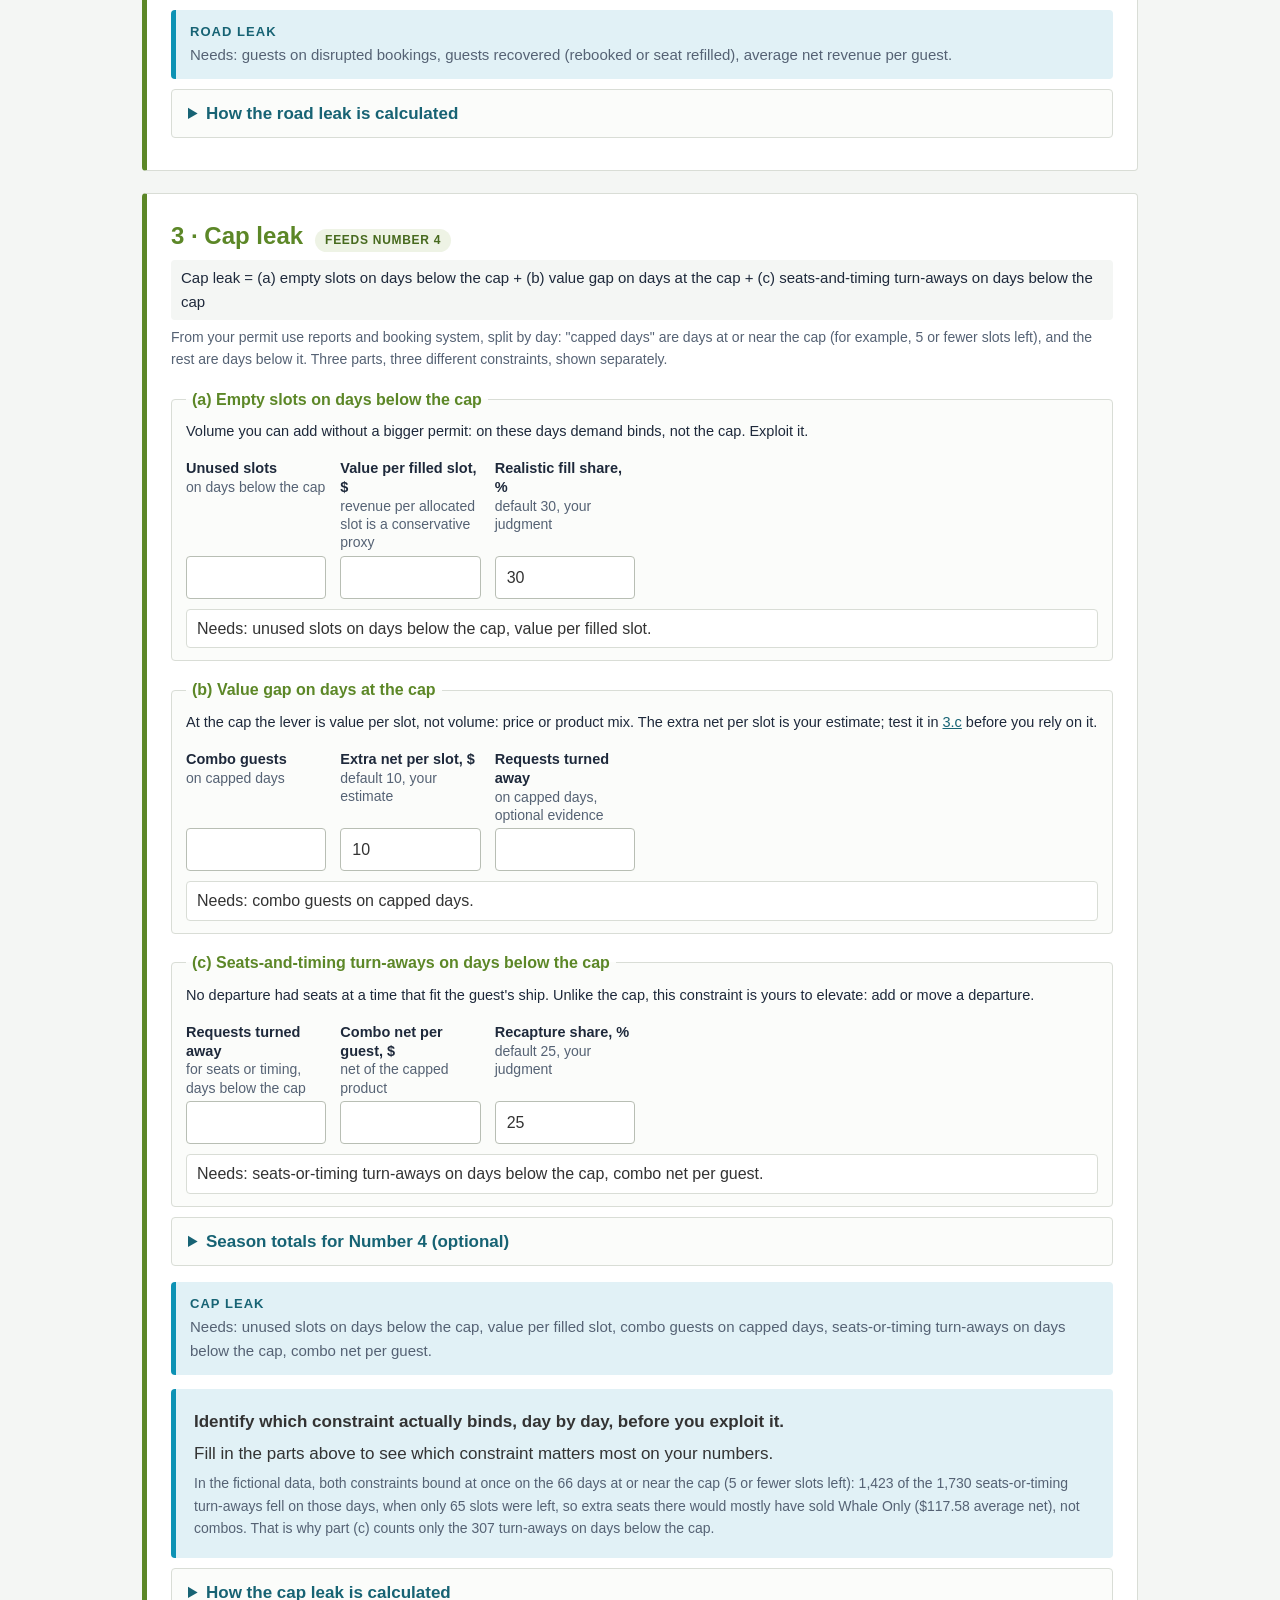
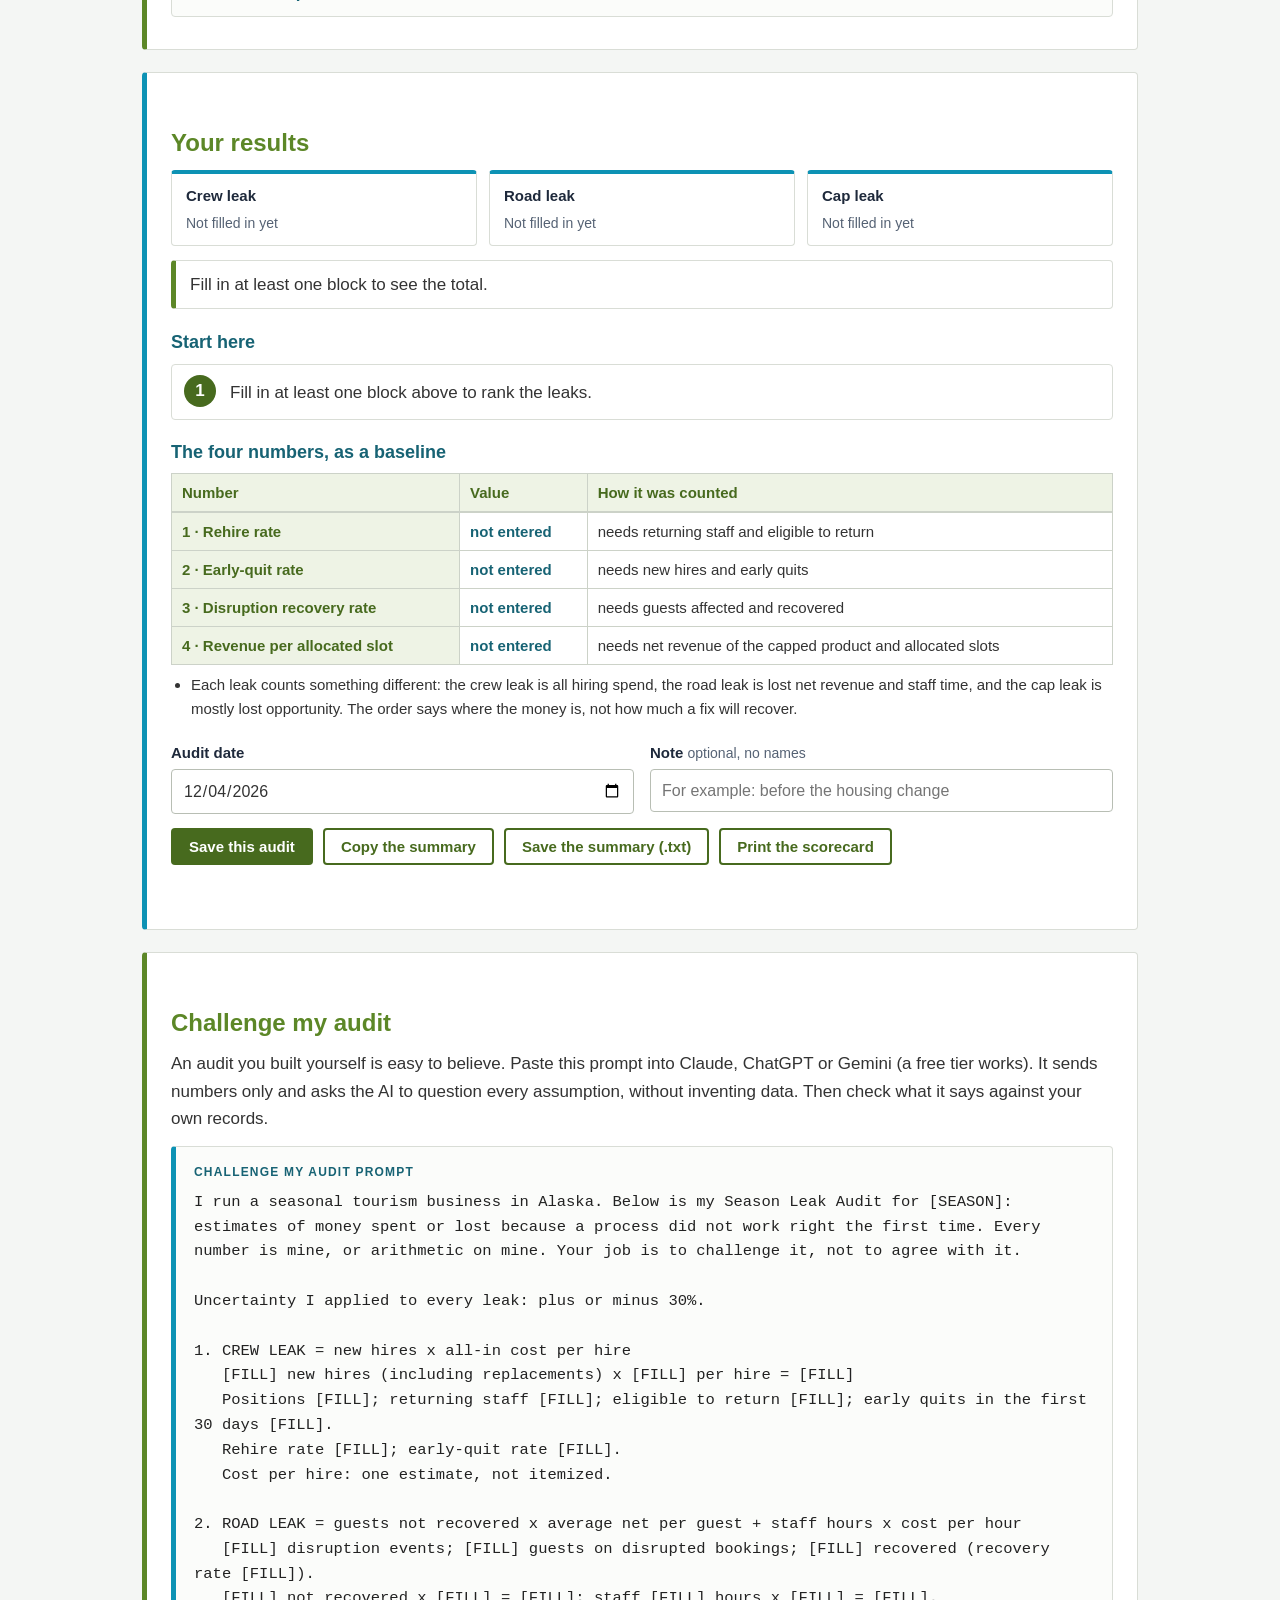
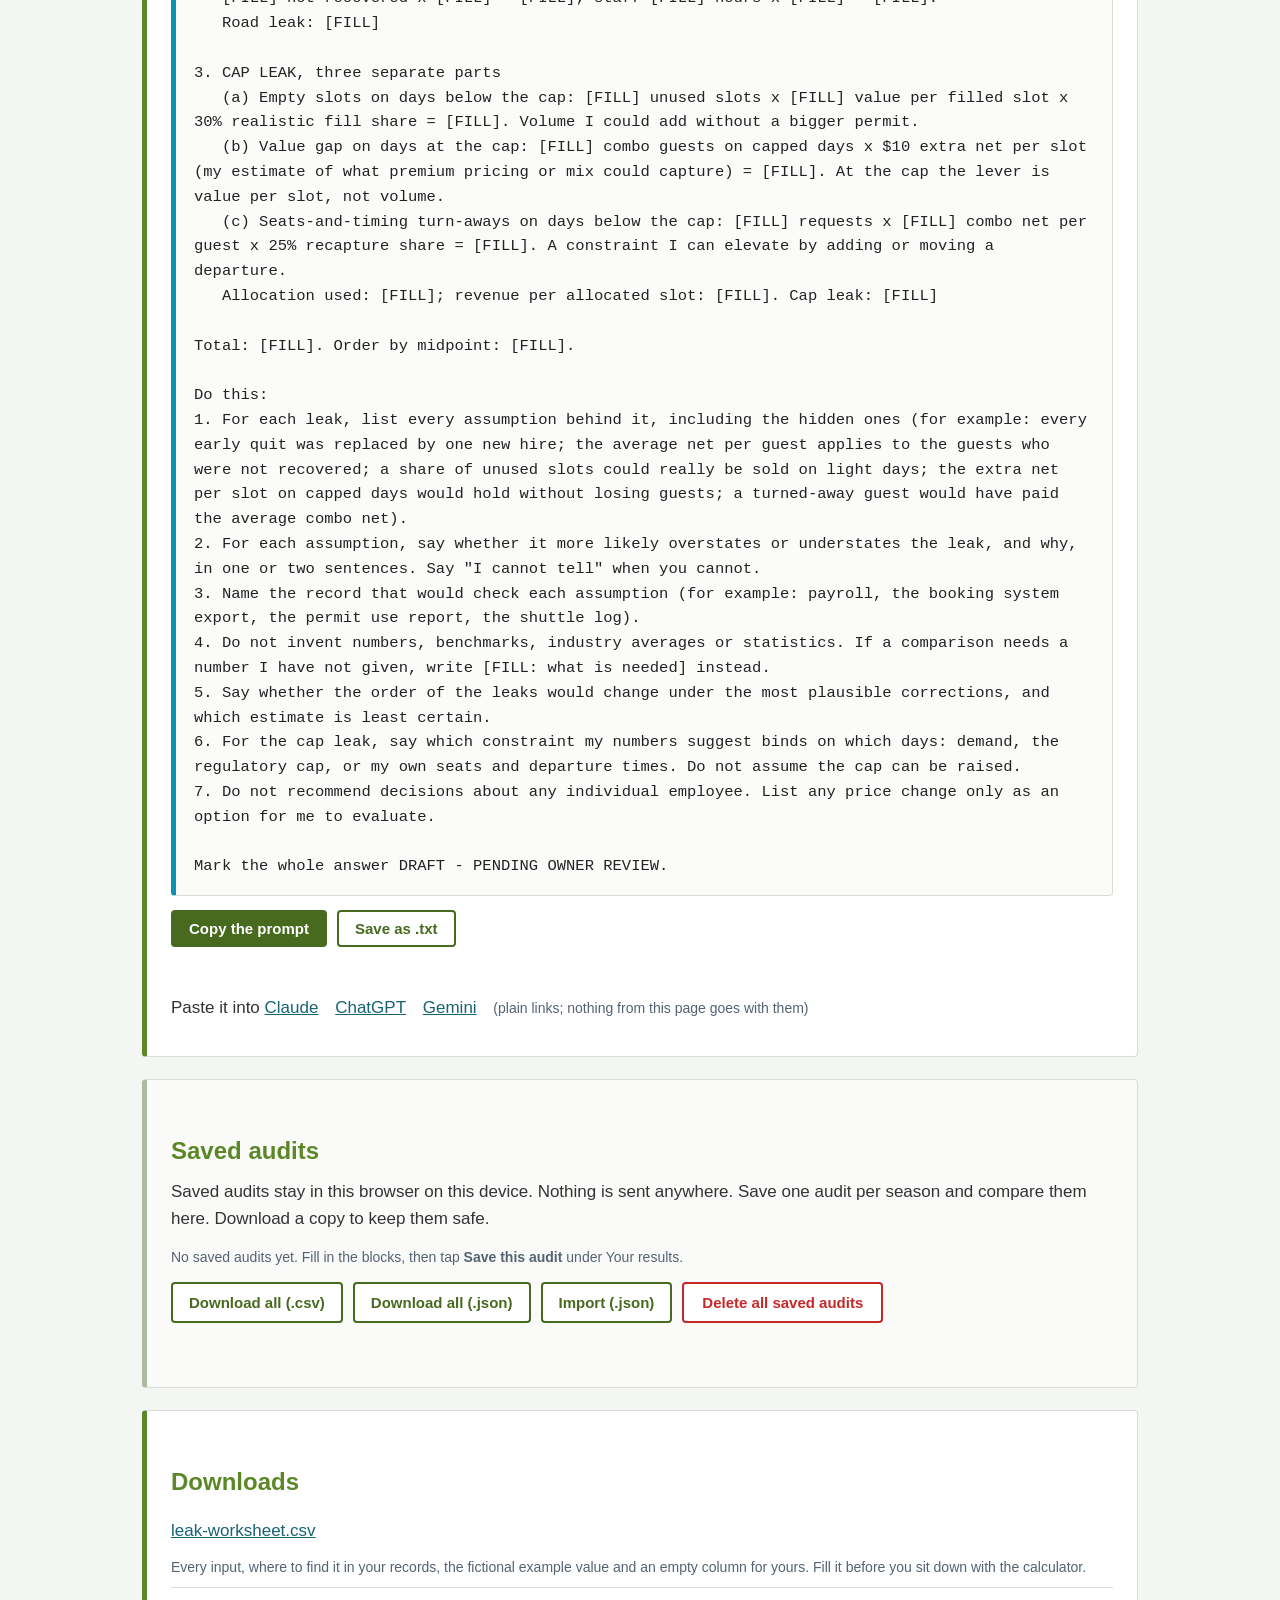
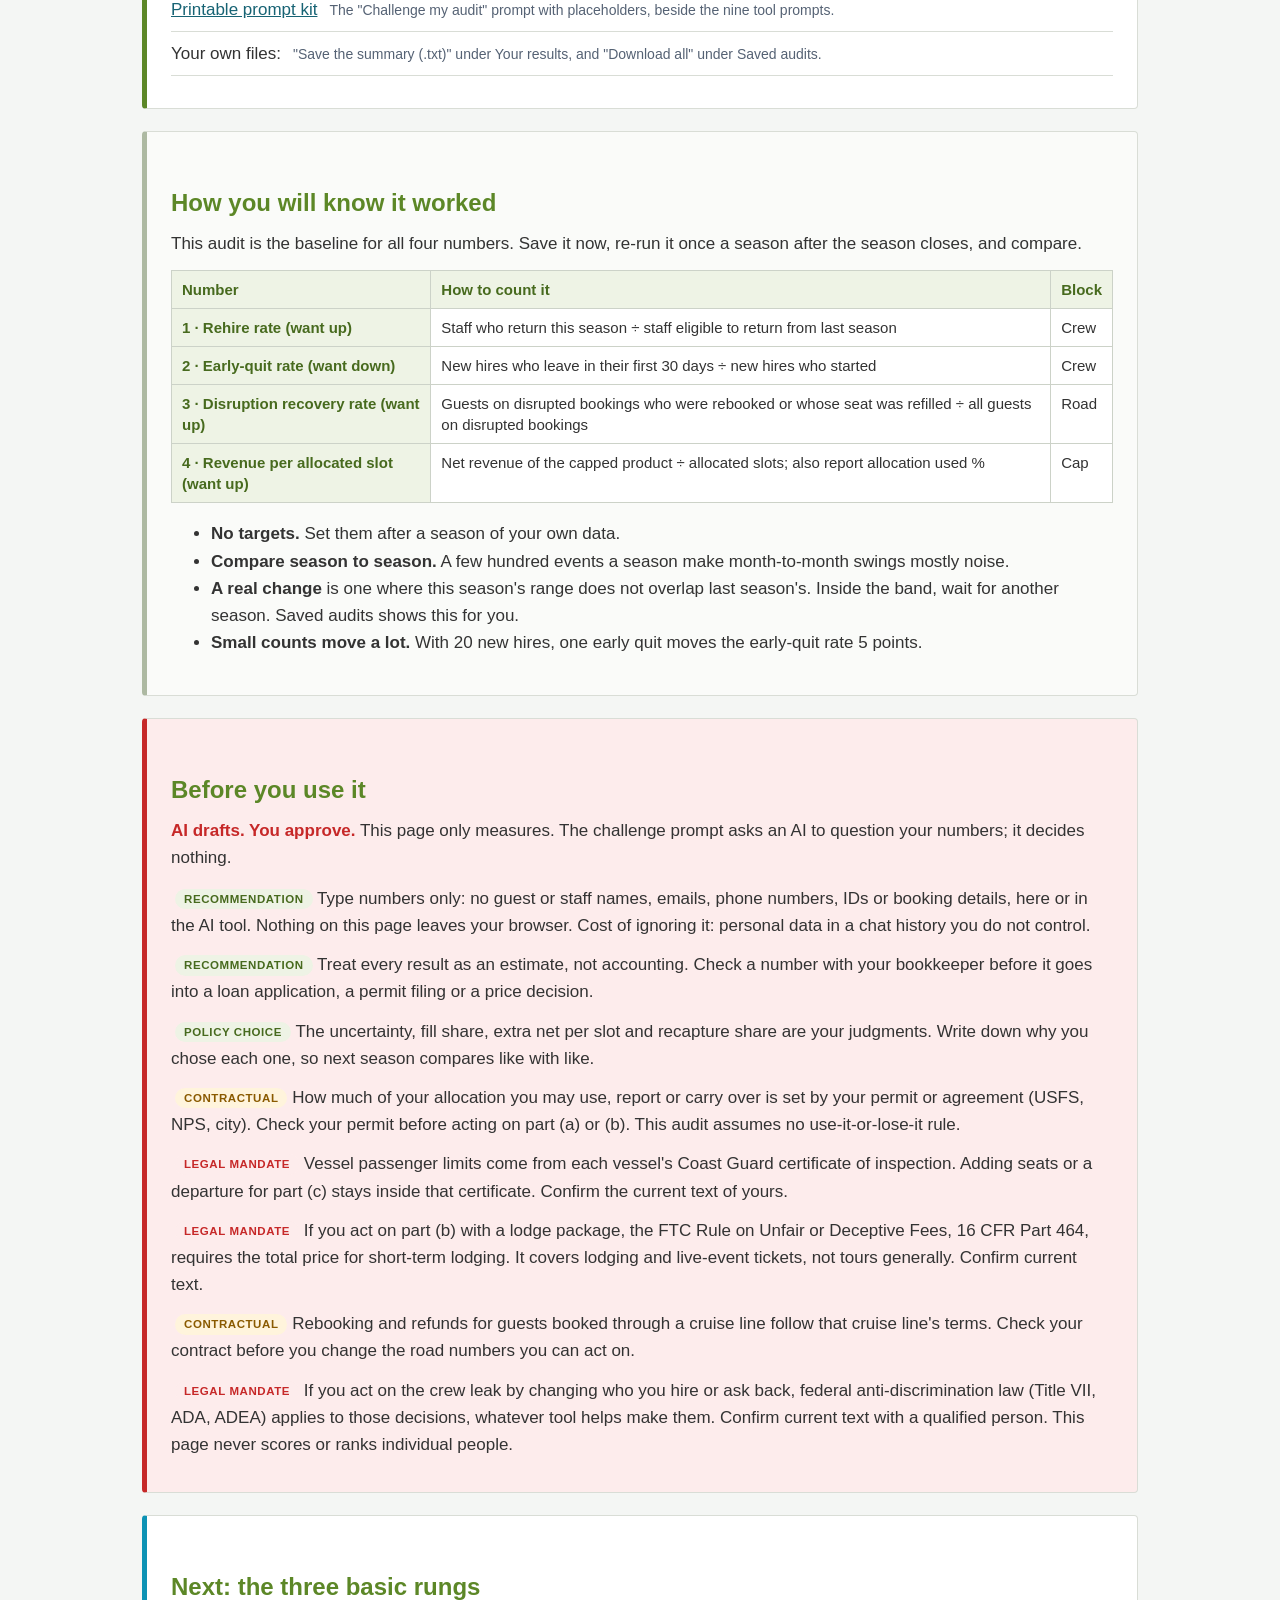
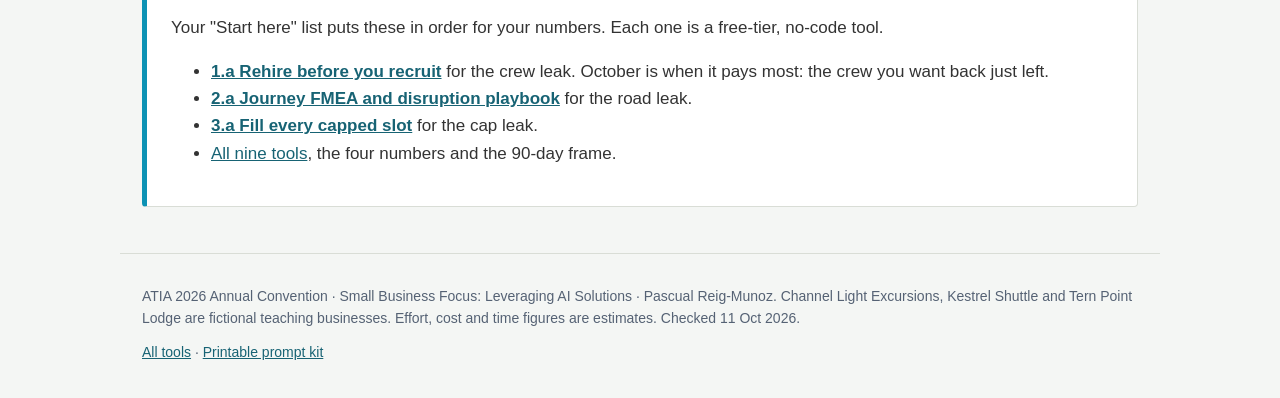
<file: leak/index.html>
<!doctype html>
<html lang="en">
<head>
<meta charset="utf-8">
<meta name="viewport" content="width=device-width, initial-scale=1">
<meta http-equiv="Content-Security-Policy" content="default-src 'self' file:; script-src 'self' file:; style-src 'self' 'unsafe-inline' file:; img-src 'self' data: file:; connect-src 'none'; form-action 'none'; base-uri 'self'; object-src 'none'">
<title>Season Leak Audit · ATIA Operations Kit</title>
<meta name="description" content="Put a dollar range on three seasonal leaks: crew hired twice, guests lost to transit and weather, and capped slots left empty. Five minutes, your own numbers, nothing leaves your browser.">
<link rel="icon" href="data:image/svg+xml,%3Csvg xmlns='http://www.w3.org/2000/svg' viewBox='0 0 16 16'%3E%3Crect x='1' y='10' width='4' height='5' fill='%235c8727'/%3E%3Crect x='6' y='6' width='4' height='9' fill='%235c8727'/%3E%3Crect x='11' y='1' width='4' height='14' fill='%230d92b4'/%3E%3C/svg%3E">
<link rel="stylesheet" href="../assets/kit.css">
<style>
.onpage{display:flex;flex-wrap:wrap;gap:6px 14px;font-size:14px;margin:10px 0 0;padding:0;list-style:none}
.tonight{margin:14px 0 8px}
.tonight .kicker{color:var(--green-d);margin:0 0 4px}
.tonight p{margin:.3em 0}
.tonight .btns{margin:8px 0 0}
.stat{background:#fff;border:1px solid var(--line);border-radius:4px;padding:12px 14px;min-width:0}
.stat h3{margin:0 0 4px}
.stat .score{font-size:30px;margin:2px 0 4px}
.stat ul{margin:4px 0 0;padding-left:18px;font-size:15px;line-height:1.45}
.fict{font-size:14px;color:var(--slate-m);margin:10px 0 0}
.toolbar{display:grid;gap:0 14px;grid-template-columns:repeat(auto-fit,minmax(min(100%,200px),1fr));align-items:end}
.fields{display:grid;gap:0 14px;grid-template-columns:repeat(auto-fill,minmax(min(100%,120px),1fr))}
.f{display:flex;flex-direction:column;min-width:0}
.f>label{flex:1 0 auto;margin:12px 0 4px;font-size:14.5px;line-height:1.3}
.f>label small{display:block}
.err{color:var(--red);font-size:13.5px;line-height:1.35;margin:3px 0 0;min-height:0}
.err:empty{display:none}
input[aria-invalid=true]{border:2px solid var(--red);background:#fffafa}
.blockhead{display:flex;flex-wrap:wrap;align-items:baseline;gap:4px 12px}
.blockhead h2{margin:.2em 0 .2em}
.formula{font-size:15px;color:var(--slate);background:#f4f6f4;border-radius:4px;padding:6px 10px;margin:4px 0 6px;overflow-wrap:anywhere}
.where{font-size:14px;color:var(--slate-m);margin:2px 0 4px}
.leak-out{background:var(--teal-t);border-left:5px solid var(--teal);border-radius:4px;padding:12px 14px;margin:16px 0 6px}
.leak-out p{margin:0}
.leak-name{font-size:13px;font-weight:bold;letter-spacing:.08em;text-transform:uppercase;color:var(--teal-d)}
.leak-range{font-size:clamp(22px,6vw,32px);font-weight:bold;color:var(--slate);line-height:1.2;margin:2px 0 4px!important}
.leak-mid{font-size:15px;color:var(--slate)}
.leak-wait{font-size:15px;color:var(--slate-m)}
.minis{display:flex;flex-wrap:wrap;gap:6px;list-style:none;padding:0;margin:8px 0 0}
.minis li{background:#fff;border:1px solid var(--line);border-radius:999px;padding:2px 10px;font-size:14px}
.minis li b{color:var(--teal-d)}
.notes-small{font-size:14px;color:var(--amber);margin:6px 0 0;padding-left:18px}
.notes-small:empty{display:none}
.math{font:14.5px/1.55 Consolas,"Courier New",monospace;margin:6px 0;padding-left:18px;overflow-wrap:anywhere}
.math:empty{display:none}
details.builder,details.how{background:#fbfcfa}
.btotal{font-size:16px;margin:12px 0 4px}
.whatif{border:1px dashed var(--sage);border-radius:4px;padding:4px 14px 12px;margin:16px 0 0;background:#fbfcfa}
.whatif h3{margin:.6em 0 .2em}
.whatif-out{font-size:16px;margin:10px 0 0}
.whatif-out b{color:var(--teal-d)}
fieldset.part{margin:16px 0 0;padding:6px 14px 12px;background:#fbfcfa}
fieldset.part legend{font-size:16px}
.meaning{font-size:14.5px;color:var(--slate);margin:2px 0 4px}
.part-out{font-size:16px;margin:10px 0 0;padding:6px 10px;background:#fff;border:1px solid var(--line);border-radius:4px}
.part-out b{color:var(--teal-d)}
.bind{margin:14px 0 0}
.bind p{margin:.3em 0}
.tiles{display:grid;gap:12px;grid-template-columns:repeat(auto-fit,minmax(min(100%,150px),1fr));margin:8px 0 14px}
.tile{background:#fff;border:1px solid var(--line);border-top:4px solid var(--teal);border-radius:4px;padding:10px 14px;min-width:0}
.tile.total{border-top-color:var(--green-d);background:var(--green-t)}
.tile-name{margin:0 0 2px;font-weight:bold;color:var(--slate);font-size:15px}
.tile-range{margin:0;font-size:24px;font-weight:bold;color:var(--slate);line-height:1.2}
.tile-range .to{font-size:15px;font-weight:normal;color:var(--slate-m)}
.tile .hint{margin:4px 0 0}
.copq{font-size:17px;background:#fff;border:1px solid var(--line);border-left:5px solid var(--green);border-radius:4px;padding:10px 14px}
.rank{list-style:none;padding:0;margin:10px 0;counter-reset:rk}
.rank>li{counter-increment:rk;position:relative;background:#fff;border:1px solid var(--line);border-radius:4px;padding:10px 14px 8px 58px;margin:0 0 10px}
.rank>li::before{content:counter(rk);position:absolute;left:12px;top:10px;width:32px;height:32px;border-radius:50%;background:var(--green-d);color:#fff;font-weight:bold;text-align:center;line-height:32px}
.rank>li.first{border:2px solid var(--teal)}
.rank h3{margin:.1em 0 .2em}
.rank p{margin:.25em 0}
.rank .go{font-weight:bold}
.table-wrap{position:relative;overflow-x:auto;-webkit-overflow-scrolling:touch;margin:8px 0}
table.nums td.v{white-space:nowrap;font-weight:bold;color:var(--teal-d)}
.notes{margin:6px 0;padding-left:20px;font-size:15px}
.notes:empty{display:none}
.warnline{color:var(--amber);background:var(--amber-t);border-radius:4px;padding:6px 10px;font-size:15px}
.warnline:empty{display:none}
.ailinks a{margin-right:12px;white-space:nowrap}
button.small{font-size:14px;padding:5px 12px}
button.secondary.small,button.danger.small{padding:4px 11px}
table.hist td{white-space:nowrap}
table.hist td.wrap{white-space:normal}
.obl{list-style:none;padding:0;margin:8px 0}
.obl>li{margin:0 0 12px}
.files li a{white-space:nowrap}
.print-only{display:none}
@media(max-width:640px){
  .rank>li{padding-left:14px}
  .rank>li::before{position:static;display:inline-block;margin:0 8px 4px 0}
  table.stack thead{position:absolute;left:-9999px}
  table.stack,table.stack tbody,table.stack tr,table.stack th,table.stack td{display:block;width:auto}
  table.stack{background:transparent}
  table.stack tr{background:#fff;border:1px solid #ccd2c8;border-radius:4px;margin:0 0 8px}
  table.stack th,table.stack td{border:0;padding:4px 10px;text-align:left;white-space:normal}
  table.stack th{background:var(--green-t)}
  table.stack td[data-label]::before{content:attr(data-label) ": ";font-weight:bold;color:var(--slate)}
}
@media print{
  header.kit,main.kit>*:not(#print-summary){display:none!important}
  .print-only{display:block!important}
  body{font-size:9.8pt;line-height:1.4}
  main.kit{padding:0}
  .ps h2{font-size:15pt;margin:0 0 .15em}
  .ps h3{font-size:11pt;margin:.55em 0 .15em}
  .ps p{margin:.2em 0}
  .ps table{font-size:9pt;margin:3px 0 4px;break-inside:avoid}
  .ps th,.ps td{padding:2px 6px}
  .ps ol,.ps ul{margin:2px 0;padding-left:20px}
  footer.kit{font-size:8pt;padding:4px 0 0}
  footer.kit p:last-child{display:none}
}
</style>
<script src="../assets/kit.js" defer></script>
<script src="leak-core.js" defer></script>
<script src="leak.js" defer></script>
</head>
<body data-page="leak">
<div class="band" aria-hidden="true"></div>
<header class="kit">
  <p class="crumbs">ATIA 2026 Annual Convention · Fairbanks · <a href="../">Operations Kit</a></p>
  <p class="kicker">Measure step · Pains 1, 2 and 3 · <span class="focus ops">OPS</span></p>
  <h1>Season Leak Audit</h1>
  <p class="lede">Put a dollar range on three leaks: crew you hire and train twice, guests lost when transit or weather breaks the plan, and capped slots left empty or sold below their value. Then start with the biggest.</p>
  <ul class="meta">
    <li><b>Time</b> about 5 minutes with your numbers at hand (estimate)</li><li><b>Cost</b> free, no AI needed</li><li><b>Who</b> owner or manager</li><li><b>Feeds</b> all four numbers</li>
  </ul>
  <div class="callout green tonight">
    <p class="kicker">In the session</p>
    <p><strong>Tap Load the fictional example, then type your own numbers over it.</strong> Leave a box blank if you do not know it. Every result is a range, not a promise.</p>
    <div class="btns"><button type="button" class="secondary" data-leak-example="top">Load the fictional example</button> <a class="button secondary" href="#audit">Go to the audit</a></div>
    <p class="status" role="status" aria-live="polite"></p>
  </div>
  <nav class="tool-nav" data-toolnav="leak" aria-label="All tools"></nav>
  <ul class="onpage" aria-label="On this page">
    <li><a href="#why">The pain</a></li><li><a href="#how">How to use it</a></li><li><a href="#audit">The audit</a></li><li><a href="#results">Results</a></li><li><a href="#challenge">Challenge my audit</a></li><li><a href="#saved">Saved audits</a></li><li><a href="#files">Downloads</a></li><li><a href="#measure">Measure</a></li><li><a href="#safe">Before you use it</a></li><li><a href="#next">Next</a></li>
  </ul>
</header>

<main class="kit">
  <noscript><div class="callout amber"><p><strong>This page needs JavaScript</strong> for the calculator. The formulas are listed in <a href="leak-worksheet.csv">leak-worksheet.csv</a> and the challenge prompt is in the <a href="../Prompt-Kit.html">printable prompt kit</a>.</p></div></noscript>

  <section class="card teal" aria-labelledby="why">
    <h2 id="why">The pain it fixes</h2>
    <p>Every season leaks money in three places: crew hired and trained twice, guests lost when a ship, a flight, the road or the weather breaks the plan, and capped slots left empty or sold below their value. Each leak is a process that did not work the first time. This audit is the Measure step of DMAIC: a dollar range for each leak, from your own numbers, so the first fix is chosen by size and not by the loudest complaint. Six Sigma calls the total the cost of poor quality.</p>
    <div class="grid three">
      <div class="stat"><h3>Crew</h3><p class="score">20 hires</p><ul><li>22 seasonal positions, 6 returning staff (6 of 17 eligible: rehire rate 35.3%)</li><li>4 early quits in the first 30 days (early-quit rate 20.0%)</li><li>About $2,800 per hire, all-in (estimate range $2,100 to $3,500)</li></ul></div>
      <div class="stat"><h3>Road</h3><p class="score">38 disruptions</p><ul><li>545 guests on disrupted bookings, 191 recovered (35.0%)</li><li>$51,596 net revenue refunded, 127.8 staff hours</li><li>Top cause: ship late or tendering from anchor (14 events)</li></ul></div>
      <div class="stat"><h3>Cap</h3><p class="score">79.1% used</p><ul><li>12,096 of 15,300 glacier slots used; at or near the cap (5 or fewer slots left) on 66 days</li><li>About 1,936 combo requests turned away: 206 at the cap, 1,730 for seats or timing, but 1,423 of those on capped days with only 65 slots left</li><li>3,139 unused slots on the 87 days below the cap, mostly May, September and Saturdays</li></ul></div>
    </div>
    <p class="fict">Fictional teaching business: Channel Light Excursions, Juneau. Season May 1 to September 30, 2026: 12,914 guests, net revenue about $1.97 million. All figures are invented for teaching.</p>
  </section>

  <section class="card" aria-labelledby="how">
    <h2 id="how">How to use it</h2>
    <ol class="steps">
      <li><strong>Load the fictional example</strong> to see a finished audit. Write down which leak comes out on top and why.</li>
      <li><strong>Type your own numbers over it,</strong> block by block. Leave a box blank if you do not know it; the audit uses what you have. Write the source of each number beside it on the <a href="leak-worksheet.csv">worksheet</a>.</li>
      <li><strong>Set the uncertainty.</strong> Plus or minus 30% is the default. Widen it when a number is a guess. Write down your choice and why.</li>
      <li><strong>Read "Start here".</strong> Start with the largest leak unless its range overlaps the next one. Write down the first tool you will open.</li>
      <li><strong>Copy "Challenge my audit"</strong> into an AI tool. Write down every assumption it questions and the record that would check it.</li>
      <li><strong>Save the audit and print the scorecard.</strong> Re-run it after next season and compare the two.</li>
    </ol>
  </section>

  <div id="audit" tabindex="-1">
  <form data-builder="leak" id="leak-form" autocomplete="off" novalidate>
    <section class="card" aria-labelledby="setup-h">
      <h2 id="setup-h">Your audit</h2>
      <p class="hint">Numbers only. No names, emails, phone numbers or booking details: the audit never needs them. Everything stays in this browser.</p>
      <div class="toolbar">
        <div class="f"><label for="label">Season or label <small>for example 2026</small></label><input type="text" id="label" name="label" maxlength="60"></div>
        <div class="f"><label for="u">Uncertainty, plus or minus % <small>default 30</small></label><input type="text" inputmode="decimal" id="u" name="u" value="30" aria-describedby="e-u"><p class="err" id="e-u"></p></div>
        <div class="f"><label for="netrev">Season net revenue <small>optional, for scale</small></label><input type="text" inputmode="decimal" id="netrev" name="netrev" aria-describedby="e-netrev"><p class="err" id="e-netrev"></p></div>
      </div>
      <div class="btns">
        <button type="button" class="secondary" data-leak-example="main">Load the fictional example</button>
        <button type="button" class="ghost" id="btn-clear">Clear</button>
      </div>
      <p class="status" role="status" aria-live="polite"></p>
      <p class="callout amber" id="ex-note" hidden></p>
      <p class="warnline" id="warn" role="status" aria-live="polite"></p>
    </section>

    <section class="card" aria-labelledby="crew-h" id="crew">
      <div class="blockhead"><h2 id="crew-h">1 · Crew leak</h2><span class="pill">feeds Numbers 1 and 2</span></div>
      <p class="formula">Crew leak = new hires × all-in cost per hire</p>
      <p class="where">From payroll or your hiring log: everyone hired for the season, including replacements for people who left.</p>
      <div class="fields">
        <div class="f"><label for="c_positions">Seasonal positions</label><input type="text" inputmode="decimal" id="c_positions" name="c_positions" aria-describedby="e-c_positions"><p class="err" id="e-c_positions"></p></div>
        <div class="f"><label for="c_returning">Returning staff</label><input type="text" inputmode="decimal" id="c_returning" name="c_returning" aria-describedby="e-c_returning"><p class="err" id="e-c_returning"></p></div>
        <div class="f"><label for="c_eligible">Eligible to return <small>from last season, good standing</small></label><input type="text" inputmode="decimal" id="c_eligible" name="c_eligible" aria-describedby="e-c_eligible"><p class="err" id="e-c_eligible"></p></div>
        <div class="f"><label for="c_hires">New hires <small>including replacements</small></label><input type="text" inputmode="decimal" id="c_hires" name="c_hires" aria-describedby="e-c_hires"><p class="err" id="e-c_hires"></p></div>
        <div class="f"><label for="c_quits">Early quits <small>left in the first 30 days</small></label><input type="text" inputmode="decimal" id="c_quits" name="c_quits" aria-describedby="e-c_quits"><p class="err" id="e-c_quits"></p></div>
        <div class="f"><label for="c_cost">All-in cost per hire, $ <small>or build it below</small></label><input type="text" inputmode="decimal" id="c_cost" name="c_cost" aria-describedby="e-c_cost"><p class="err" id="e-c_cost"></p></div>
      </div>
      <details class="builder" id="builder">
        <summary>Build the cost per hire from its parts</summary>
        <p class="hint">Average per hire. Skip a part you do not pay. Each part is an estimate.</p>
        <div class="fields">
          <div class="f"><label for="b_ads">Ads and job boards, $</label><input type="text" inputmode="decimal" id="b_ads" name="b_ads" aria-describedby="e-b_ads"><p class="err" id="e-b_ads"></p></div>
          <div class="f"><label for="b_sponsor">Sponsor or agency fees, $ <small>average</small></label><input type="text" inputmode="decimal" id="b_sponsor" name="b_sponsor" aria-describedby="e-b_sponsor"><p class="err" id="e-b_sponsor"></p></div>
          <div class="f"><label for="b_travel">Travel to the job, $ <small>average</small></label><input type="text" inputmode="decimal" id="b_travel" name="b_travel" aria-describedby="e-b_travel"><p class="err" id="e-b_travel"></p></div>
          <div class="f"><label for="b_housing">Housing setup share, $</label><input type="text" inputmode="decimal" id="b_housing" name="b_housing" aria-describedby="e-b_housing"><p class="err" id="e-b_housing"></p></div>
          <div class="f"><label for="b_hire_h">Hiring time, hours</label><input type="text" inputmode="decimal" id="b_hire_h" name="b_hire_h" aria-describedby="e-b_hire_h"><p class="err" id="e-b_hire_h"></p></div>
          <div class="f"><label for="b_hire_rate">Hiring time, $ per hour</label><input type="text" inputmode="decimal" id="b_hire_rate" name="b_hire_rate" aria-describedby="e-b_hire_rate"><p class="err" id="e-b_hire_rate"></p></div>
          <div class="f"><label for="b_train_h">Training, paid hours</label><input type="text" inputmode="decimal" id="b_train_h" name="b_train_h" aria-describedby="e-b_train_h"><p class="err" id="e-b_train_h"></p></div>
          <div class="f"><label for="b_train_wage">Training wage, $ per hour</label><input type="text" inputmode="decimal" id="b_train_wage" name="b_train_wage" aria-describedby="e-b_train_wage"><p class="err" id="e-b_train_wage"></p></div>
          <div class="f"><label for="b_trainer_h">Trainer time, hours</label><input type="text" inputmode="decimal" id="b_trainer_h" name="b_trainer_h" aria-describedby="e-b_trainer_h"><p class="err" id="e-b_trainer_h"></p></div>
          <div class="f"><label for="b_trainer_rate">Trainer time, $ per hour</label><input type="text" inputmode="decimal" id="b_trainer_rate" name="b_trainer_rate" aria-describedby="e-b_trainer_rate"><p class="err" id="e-b_trainer_rate"></p></div>
          <div class="f"><label for="b_ramp">Ramp-up shortfall, $ <small>slower work in the first weeks</small></label><input type="text" inputmode="decimal" id="b_ramp" name="b_ramp" aria-describedby="e-b_ramp"><p class="err" id="e-b_ramp"></p></div>
        </div>
        <p class="btotal" id="btotal" role="status" aria-live="polite"></p>
        <div class="btns"><button type="button" class="secondary" id="btn-use-parts" disabled>Use this total as the cost per hire</button></div>
        <p class="status" role="status" aria-live="polite"></p>
      </details>
      <div class="leak-out" id="crew-out" aria-live="polite"></div>
      <div class="whatif">
        <h3>The avoidable part: what if</h3>
        <p class="hint">A what-if, not a target. Try 10 points each and see how many hires that saves.</p>
        <div class="fields">
          <div class="f"><label for="c_x">Rehire rate up by <small>points</small></label><input type="text" inputmode="decimal" id="c_x" name="c_x" aria-describedby="e-c_x"><p class="err" id="e-c_x"></p></div>
          <div class="f"><label for="c_y">Early-quit rate down by <small>points</small></label><input type="text" inputmode="decimal" id="c_y" name="c_y" aria-describedby="e-c_y"><p class="err" id="e-c_y"></p></div>
        </div>
        <p class="whatif-out" id="whatif-out" aria-live="polite"></p>
        <ul class="notes-small" id="whatif-notes"></ul>
      </div>
      <details class="how">
        <summary>How the crew leak is calculated</summary>
        <p><b>Crew leak</b> = new hires × all-in cost per hire. It counts every hire, not only the avoidable ones: some hiring is always needed. The what-if above estimates the avoidable part.</p>
        <p><b>Rehire rate</b> (Number 1) = returning staff ÷ staff eligible to return. <b>Early-quit rate</b> (Number 2) = early quits in the first 30 days ÷ new hires.</p>
        <p><b>What if:</b> extra returners = eligible × the points you enter (never more than the eligible people who did not return). Early quits avoided = the new hires still needed × the points you enter (never below an early-quit rate of zero). Hires avoided = extra returners + early quits avoided, assuming each early quit was replaced by one new hire. Dollars saved = hires avoided × cost per hire. Results are expected values, so they can be fractions of a person.</p>
        <p>With your numbers:</p>
        <ul class="math" id="crew-math"></ul>
      </details>
    </section>

    <section class="card" aria-labelledby="road-h" id="road">
      <div class="blockhead"><h2 id="road-h">2 · Road leak</h2><span class="pill">feeds Number 3</span></div>
      <p class="formula">Road leak = guests on disrupted bookings × average net per guest × (1 - recovery rate) + staff hours × loaded cost per hour</p>
      <p class="where">From your booking system and disruption log: every booking a late ship, a flight, the road or a weather hold disrupted.</p>
      <div class="fields">
        <div class="f"><label for="r_events">Disruption events</label><input type="text" inputmode="decimal" id="r_events" name="r_events" aria-describedby="e-r_events"><p class="err" id="e-r_events"></p></div>
        <div class="f"><label for="r_guests">Guests on disrupted bookings</label><input type="text" inputmode="decimal" id="r_guests" name="r_guests" aria-describedby="e-r_guests"><p class="err" id="e-r_guests"></p></div>
        <div class="f"><label for="r_recovered">Guests recovered <small>rebooked, or seat refilled</small></label><input type="text" inputmode="decimal" id="r_recovered" name="r_recovered" aria-describedby="e-r_recovered"><p class="err" id="e-r_recovered"></p></div>
        <div class="f"><label for="r_net">Average net per guest, $ <small>after channel commissions</small></label><input type="text" inputmode="decimal" id="r_net" name="r_net" aria-describedby="e-r_net"><p class="err" id="e-r_net"></p></div>
        <div class="f"><label for="r_hours">Staff hours on disruptions</label><input type="text" inputmode="decimal" id="r_hours" name="r_hours" aria-describedby="e-r_hours"><p class="err" id="e-r_hours"></p></div>
        <div class="f"><label for="r_rate">Loaded cost per staff hour, $ <small>wage plus payroll costs</small></label><input type="text" inputmode="decimal" id="r_rate" name="r_rate" aria-describedby="e-r_rate"><p class="err" id="e-r_rate"></p></div>
      </div>
      <div class="leak-out" id="road-out" aria-live="polite"></div>
      <details class="how">
        <summary>How the road leak is calculated</summary>
        <p><b>Road leak</b> = (guests on disrupted bookings - guests recovered) × average net per guest + staff hours × loaded cost per hour. That is the same as guests × average net × (1 - recovery rate), plus staff time.</p>
        <p><b>Recovery rate</b> (Number 3) = guests recovered ÷ guests on disrupted bookings. A guest counts as recovered when rebooked or when the seat was refilled.</p>
        <p>The average net per guest is an average, so it will not match your refund ledger exactly. In the fictional data, the ledger shows $51,596 refunded while the average-based estimate gives $53,996, about 5% apart. That gap is one reason the audit shows ranges.</p>
        <p>With your numbers:</p>
        <ul class="math" id="road-math"></ul>
      </details>
    </section>

    <section class="card" aria-labelledby="cap-h" id="cap">
      <div class="blockhead"><h2 id="cap-h">3 · Cap leak</h2><span class="pill">feeds Number 4</span></div>
      <p class="formula">Cap leak = (a) empty slots on days below the cap + (b) value gap on days at the cap + (c) seats-and-timing turn-aways on days below the cap</p>
      <p class="where">From your permit use reports and booking system, split by day: "capped days" are days at or near the cap (for example, 5 or fewer slots left), and the rest are days below it. Three parts, three different constraints, shown separately.</p>
      <fieldset class="part">
        <legend>(a) Empty slots on days below the cap</legend>
        <p class="meaning">Volume you can add without a bigger permit: on these days demand binds, not the cap. Exploit it.</p>
        <div class="fields">
          <div class="f"><label for="k_unused">Unused slots <small>on days below the cap</small></label><input type="text" inputmode="decimal" id="k_unused" name="k_unused" aria-describedby="e-k_unused"><p class="err" id="e-k_unused"></p></div>
          <div class="f"><label for="k_vps">Value per filled slot, $ <small>revenue per allocated slot is a conservative proxy</small></label><input type="text" inputmode="decimal" id="k_vps" name="k_vps" aria-describedby="e-k_vps"><p class="err" id="e-k_vps"></p></div>
          <div class="f"><label for="k_fill">Realistic fill share, % <small>default 30, your judgment</small></label><input type="text" inputmode="decimal" id="k_fill" name="k_fill" value="30" aria-describedby="e-k_fill"><p class="err" id="e-k_fill"></p></div>
        </div>
        <p class="part-out" id="cap-a-out" aria-live="polite"></p>
      </fieldset>
      <fieldset class="part">
        <legend>(b) Value gap on days at the cap</legend>
        <p class="meaning">At the cap the lever is value per slot, not volume: price or product mix. The extra net per slot is your estimate; test it in <a href="../3c/">3.c</a> before you rely on it.</p>
        <div class="fields">
          <div class="f"><label for="k_capguests">Combo guests <small>on capped days</small></label><input type="text" inputmode="decimal" id="k_capguests" name="k_capguests" aria-describedby="e-k_capguests"><p class="err" id="e-k_capguests"></p></div>
          <div class="f"><label for="k_extra">Extra net per slot, $ <small>default 10, your estimate</small></label><input type="text" inputmode="decimal" id="k_extra" name="k_extra" value="10" aria-describedby="e-k_extra"><p class="err" id="e-k_extra"></p></div>
          <div class="f"><label for="k_capturned">Requests turned away <small>on capped days, optional evidence</small></label><input type="text" inputmode="decimal" id="k_capturned" name="k_capturned" aria-describedby="e-k_capturned"><p class="err" id="e-k_capturned"></p></div>
        </div>
        <p class="part-out" id="cap-b-out" aria-live="polite"></p>
      </fieldset>
      <fieldset class="part">
        <legend>(c) Seats-and-timing turn-aways on days below the cap</legend>
        <p class="meaning">No departure had seats at a time that fit the guest's ship. Unlike the cap, this constraint is yours to elevate: add or move a departure.</p>
        <div class="fields">
          <div class="f"><label for="k_seatturned">Requests turned away <small>for seats or timing, days below the cap</small></label><input type="text" inputmode="decimal" id="k_seatturned" name="k_seatturned" aria-describedby="e-k_seatturned"><p class="err" id="e-k_seatturned"></p></div>
          <div class="f"><label for="k_combonet">Combo net per guest, $ <small>net of the capped product</small></label><input type="text" inputmode="decimal" id="k_combonet" name="k_combonet" aria-describedby="e-k_combonet"><p class="err" id="e-k_combonet"></p></div>
          <div class="f"><label for="k_recap">Recapture share, % <small>default 25, your judgment</small></label><input type="text" inputmode="decimal" id="k_recap" name="k_recap" value="25" aria-describedby="e-k_recap"><p class="err" id="e-k_recap"></p></div>
        </div>
        <p class="part-out" id="cap-c-out" aria-live="polite"></p>
      </fieldset>
      <details class="builder">
        <summary>Season totals for Number 4 (optional)</summary>
        <p class="hint">Not part of the leak. These give revenue per allocated slot (Number 4) and allocation used %.</p>
        <div class="fields">
          <div class="f"><label for="k_alloc">Allocated slots <small>for the season</small></label><input type="text" inputmode="decimal" id="k_alloc" name="k_alloc" aria-describedby="e-k_alloc"><p class="err" id="e-k_alloc"></p></div>
          <div class="f"><label for="k_used">Slots used <small>for the season</small></label><input type="text" inputmode="decimal" id="k_used" name="k_used" aria-describedby="e-k_used"><p class="err" id="e-k_used"></p></div>
          <div class="f"><label for="k_rev">Net revenue of the capped product, $</label><input type="text" inputmode="decimal" id="k_rev" name="k_rev" aria-describedby="e-k_rev"><p class="err" id="e-k_rev"></p></div>
        </div>
        <p class="part-out" id="cap-ctx-out" aria-live="polite"></p>
      </details>
      <div class="leak-out" id="cap-out" aria-live="polite"></div>
      <div class="callout bind">
        <p><strong>Identify which constraint actually binds, day by day, before you exploit it.</strong></p>
        <p id="cap-bind"></p>
        <p class="hint">In the fictional data, both constraints bound at once on the 66 days at or near the cap (5 or fewer slots left): 1,423 of the 1,730 seats-or-timing turn-aways fell on those days, when only 65 slots were left, so extra seats there would mostly have sold Whale Only ($117.58 average net), not combos. That is why part (c) counts only the 307 turn-aways on days below the cap.</p>
      </div>
      <details class="how">
        <summary>How the cap leak is calculated</summary>
        <p><b>(a)</b> = unused slots on days below the cap × value per filled slot × realistic fill share. Only a share of light-day slots could really be sold, so the fill share is your judgment; 30% is a starting point, not a finding. Revenue per allocated slot is a conservative value per filled slot: it sits below the average combo net and allows for light-day discounts.</p>
        <p><b>(b)</b> = combo guests on capped days × extra net per slot. The extra net is what you believe premium pricing or product mix could add per slot on a capped day: your estimate, $10 by default. Requests turned away on capped days are the evidence that demand exceeded the slots; with none, treat (b) as a guess. It is value per slot, not more guests.</p>
        <p><b>(c)</b> = seats-or-timing turn-aways on days below the cap × combo net per guest × recapture share. The recapture share is the part a new or moved departure would win back: your judgment, 25% by default. Turn-aways on capped days are left out, because there the allocation binds too.</p>
        <p><b>Revenue per allocated slot</b> (Number 4) = net revenue of the capped product ÷ allocated slots. Also report allocation used % = slots used ÷ allocated slots.</p>
        <p>With your numbers:</p>
        <ul class="math" id="cap-math"></ul>
      </details>
    </section>
  </form>
  </div>

  <section class="card teal" aria-labelledby="results" id="results-card">
    <h2 id="results" tabindex="-1">Your results</h2>
    <div class="tiles" id="tiles" aria-live="polite"></div>
    <p class="copq" id="copq"></p>
    <h3>Start here</h3>
    <ol class="rank" id="rank"></ol>
    <h3>The four numbers, as a baseline</h3>
    <div class="table-wrap">
      <table class="nums stack">
        <caption class="visually-hidden">The four numbers from this audit</caption>
        <thead><tr><th scope="col">Number</th><th scope="col">Value</th><th scope="col">How it was counted</th></tr></thead>
        <tbody id="numbers"></tbody>
      </table>
    </div>
    <ul class="notes" id="notes"></ul>
    <div class="grid two">
      <div><label for="f-date">Audit date</label><input type="date" id="f-date"></div>
      <div><label for="f-note">Note <small>optional, no names</small></label><input type="text" id="f-note" maxlength="140" placeholder="For example: before the housing change"></div>
    </div>
    <div class="btns">
      <button type="button" id="btn-save">Save this audit</button>
      <button type="button" class="secondary" id="btn-copy">Copy the summary</button>
      <button type="button" class="secondary" id="btn-dl">Save the summary (.txt)</button>
      <button type="button" class="secondary" id="btn-print">Print the scorecard</button>
    </div>
    <p class="status" role="status" aria-live="polite"></p>
  </section>

  <section class="card" aria-labelledby="challenge">
    <h2 id="challenge">Challenge my audit</h2>
    <p>An audit you built yourself is easy to believe. Paste this prompt into Claude, ChatGPT or Gemini (a free tier works). It sends numbers only and asks the AI to question every assumption, without inventing data. Then check what it says against your own records.</p>
    <div class="output"><p class="label">Challenge my audit prompt</p><pre id="challenge-prompt" tabindex="0" aria-label="Challenge my audit prompt"></pre></div>
    <div class="btns">
      <button type="button" data-copy="challenge-prompt">Copy the prompt</button>
      <button type="button" class="secondary" data-download="leak-challenge-prompt.txt" data-from="challenge-prompt">Save as .txt</button>
    </div>
    <p class="status" role="status" aria-live="polite"></p>
    <p class="ailinks">Paste it into <a href="https://claude.ai/" target="_blank" rel="noopener">Claude</a> <a href="https://chatgpt.com/" target="_blank" rel="noopener">ChatGPT</a> <a href="https://gemini.google.com/" target="_blank" rel="noopener">Gemini</a> <span class="hint">(plain links; nothing from this page goes with them)</span></p>
  </section>

  <section class="card note" aria-labelledby="saved">
    <h2 id="saved" tabindex="-1">Saved audits</h2>
    <p>Saved audits stay in this browser on this device. Nothing is sent anywhere. Save one audit per season and compare them here. Download a copy to keep them safe.</p>
    <p class="warnline" id="storage-warn" role="status" aria-live="polite"></p>
    <p id="compare"></p>
    <div id="history"></div>
    <div class="btns">
      <button type="button" class="secondary" id="btn-export-csv">Download all (.csv)</button>
      <button type="button" class="secondary" id="btn-export-json">Download all (.json)</button>
      <button type="button" class="secondary" id="btn-import">Import (.json)</button>
      <button type="button" class="danger" id="btn-delete-all">Delete all saved audits</button>
    </div>
    <input type="file" id="f-import" accept=".json,application/json" class="visually-hidden" tabindex="-1" aria-hidden="true">
    <p class="status" role="status" aria-live="polite"></p>
  </section>

  <section class="card" aria-labelledby="files">
    <h2 id="files">Downloads</h2>
    <ul class="files">
      <li><a href="leak-worksheet.csv" download>leak-worksheet.csv</a> <span class="hint">Every input, where to find it in your records, the fictional example value and an empty column for yours. Fill it before you sit down with the calculator.</span></li>
      <li><a href="../Prompt-Kit.html">Printable prompt kit</a> <span class="hint">The "Challenge my audit" prompt with placeholders, beside the nine tool prompts.</span></li>
      <li><span>Your own files:</span> <span class="hint">"Save the summary (.txt)" under Your results, and "Download all" under Saved audits.</span></li>
    </ul>
  </section>

  <section class="card note" aria-labelledby="measure">
    <h2 id="measure">How you will know it worked</h2>
    <p>This audit is the baseline for all four numbers. Save it now, re-run it once a season after the season closes, and compare.</p>
    <div class="table-wrap">
      <table class="stack">
        <thead><tr><th scope="col">Number</th><th scope="col">How to count it</th><th scope="col">Block</th></tr></thead>
        <tbody>
          <tr><th scope="row">1 · Rehire rate (want up)</th><td data-label="How">Staff who return this season ÷ staff eligible to return from last season</td><td data-label="Block">Crew</td></tr>
          <tr><th scope="row">2 · Early-quit rate (want down)</th><td data-label="How">New hires who leave in their first 30 days ÷ new hires who started</td><td data-label="Block">Crew</td></tr>
          <tr><th scope="row">3 · Disruption recovery rate (want up)</th><td data-label="How">Guests on disrupted bookings who were rebooked or whose seat was refilled ÷ all guests on disrupted bookings</td><td data-label="Block">Road</td></tr>
          <tr><th scope="row">4 · Revenue per allocated slot (want up)</th><td data-label="How">Net revenue of the capped product ÷ allocated slots; also report allocation used %</td><td data-label="Block">Cap</td></tr>
        </tbody>
      </table>
    </div>
    <ul>
      <li><b>No targets.</b> Set them after a season of your own data.</li>
      <li><b>Compare season to season.</b> A few hundred events a season make month-to-month swings mostly noise.</li>
      <li><b>A real change</b> is one where this season's range does not overlap last season's. Inside the band, wait for another season. Saved audits shows this for you.</li>
      <li><b>Small counts move a lot.</b> With 20 new hires, one early quit moves the early-quit rate 5 points.</li>
    </ul>
  </section>

  <section class="card warn" aria-labelledby="safe">
    <h2 id="safe">Before you use it</h2>
    <p><strong>AI drafts. You approve.</strong> This page only measures. The challenge prompt asks an AI to question your numbers; it decides nothing.</p>
    <ul class="obl">
      <li><span class="lbl">Recommendation</span> Type numbers only: no guest or staff names, emails, phone numbers, IDs or booking details, here or in the AI tool. Nothing on this page leaves your browser. Cost of ignoring it: personal data in a chat history you do not control.</li>
      <li><span class="lbl">Recommendation</span> Treat every result as an estimate, not accounting. Check a number with your bookkeeper before it goes into a loan application, a permit filing or a price decision.</li>
      <li><span class="lbl">Policy choice</span> The uncertainty, fill share, extra net per slot and recapture share are your judgments. Write down why you chose each one, so next season compares like with like.</li>
      <li><span class="lbl contract">Contractual</span> How much of your allocation you may use, report or carry over is set by your permit or agreement (USFS, NPS, city). Check your permit before acting on part (a) or (b). This audit assumes no use-it-or-lose-it rule.</li>
      <li><span class="lbl legal">Legal mandate</span> Vessel passenger limits come from each vessel's Coast Guard certificate of inspection. Adding seats or a departure for part (c) stays inside that certificate. Confirm the current text of yours.</li>
      <li><span class="lbl legal">Legal mandate</span> If you act on part (b) with a lodge package, the FTC Rule on Unfair or Deceptive Fees, 16 CFR Part 464, requires the total price for short-term lodging. It covers lodging and live-event tickets, not tours generally. Confirm current text.</li>
      <li><span class="lbl contract">Contractual</span> Rebooking and refunds for guests booked through a cruise line follow that cruise line's terms. Check your contract before you change the road numbers you can act on.</li>
      <li><span class="lbl legal">Legal mandate</span> If you act on the crew leak by changing who you hire or ask back, federal anti-discrimination law (Title VII, ADA, ADEA) applies to those decisions, whatever tool helps make them. Confirm current text with a qualified person. This page never scores or ranks individual people.</li>
    </ul>
  </section>

  <section class="card teal" aria-labelledby="next">
    <h2 id="next">Next: the three basic rungs</h2>
    <p>Your "Start here" list puts these in order for your numbers. Each one is a free-tier, no-code tool.</p>
    <ul>
      <li><a href="../1a/"><b>1.a Rehire before you recruit</b></a> for the crew leak. October is when it pays most: the crew you want back just left.</li>
      <li><a href="../2a/"><b>2.a Journey FMEA and disruption playbook</b></a> for the road leak.</li>
      <li><a href="../3a/"><b>3.a Fill every capped slot</b></a> for the cap leak.</li>
      <li><a href="../">All nine tools</a>, the four numbers and the 90-day frame.</li>
    </ul>
  </section>

  <section id="print-summary" class="print-only ps" aria-hidden="true"></section>
</main>

<footer class="kit">
  <p>ATIA 2026 Annual Convention · Small Business Focus: Leveraging AI Solutions · Pascual Reig-Munoz. Channel Light Excursions, Kestrel Shuttle and Tern Point Lodge are fictional teaching businesses. Effort, cost and time figures are estimates. Checked 11 Oct 2026.</p>
  <p><a href="../">All tools</a> · <a href="../Prompt-Kit.html">Printable prompt kit</a></p>
</footer>
</body>
</html>
</file>
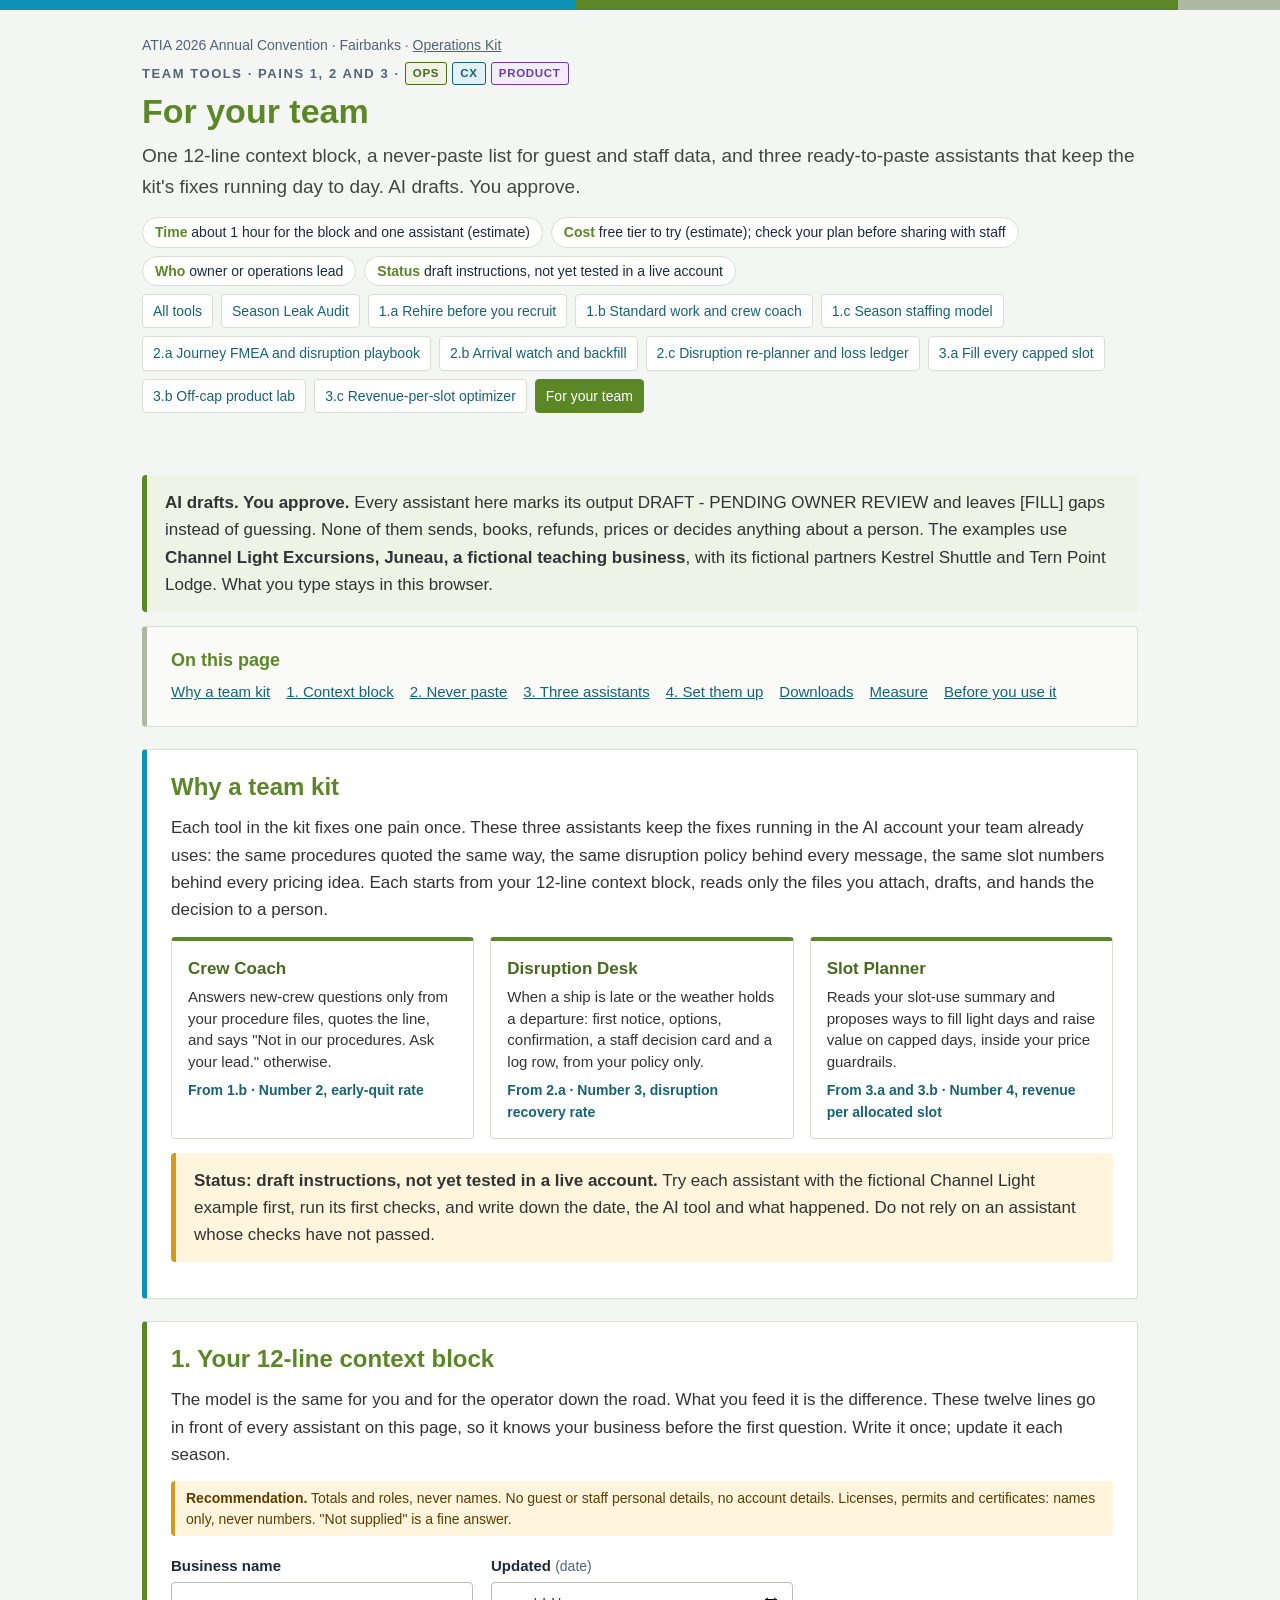
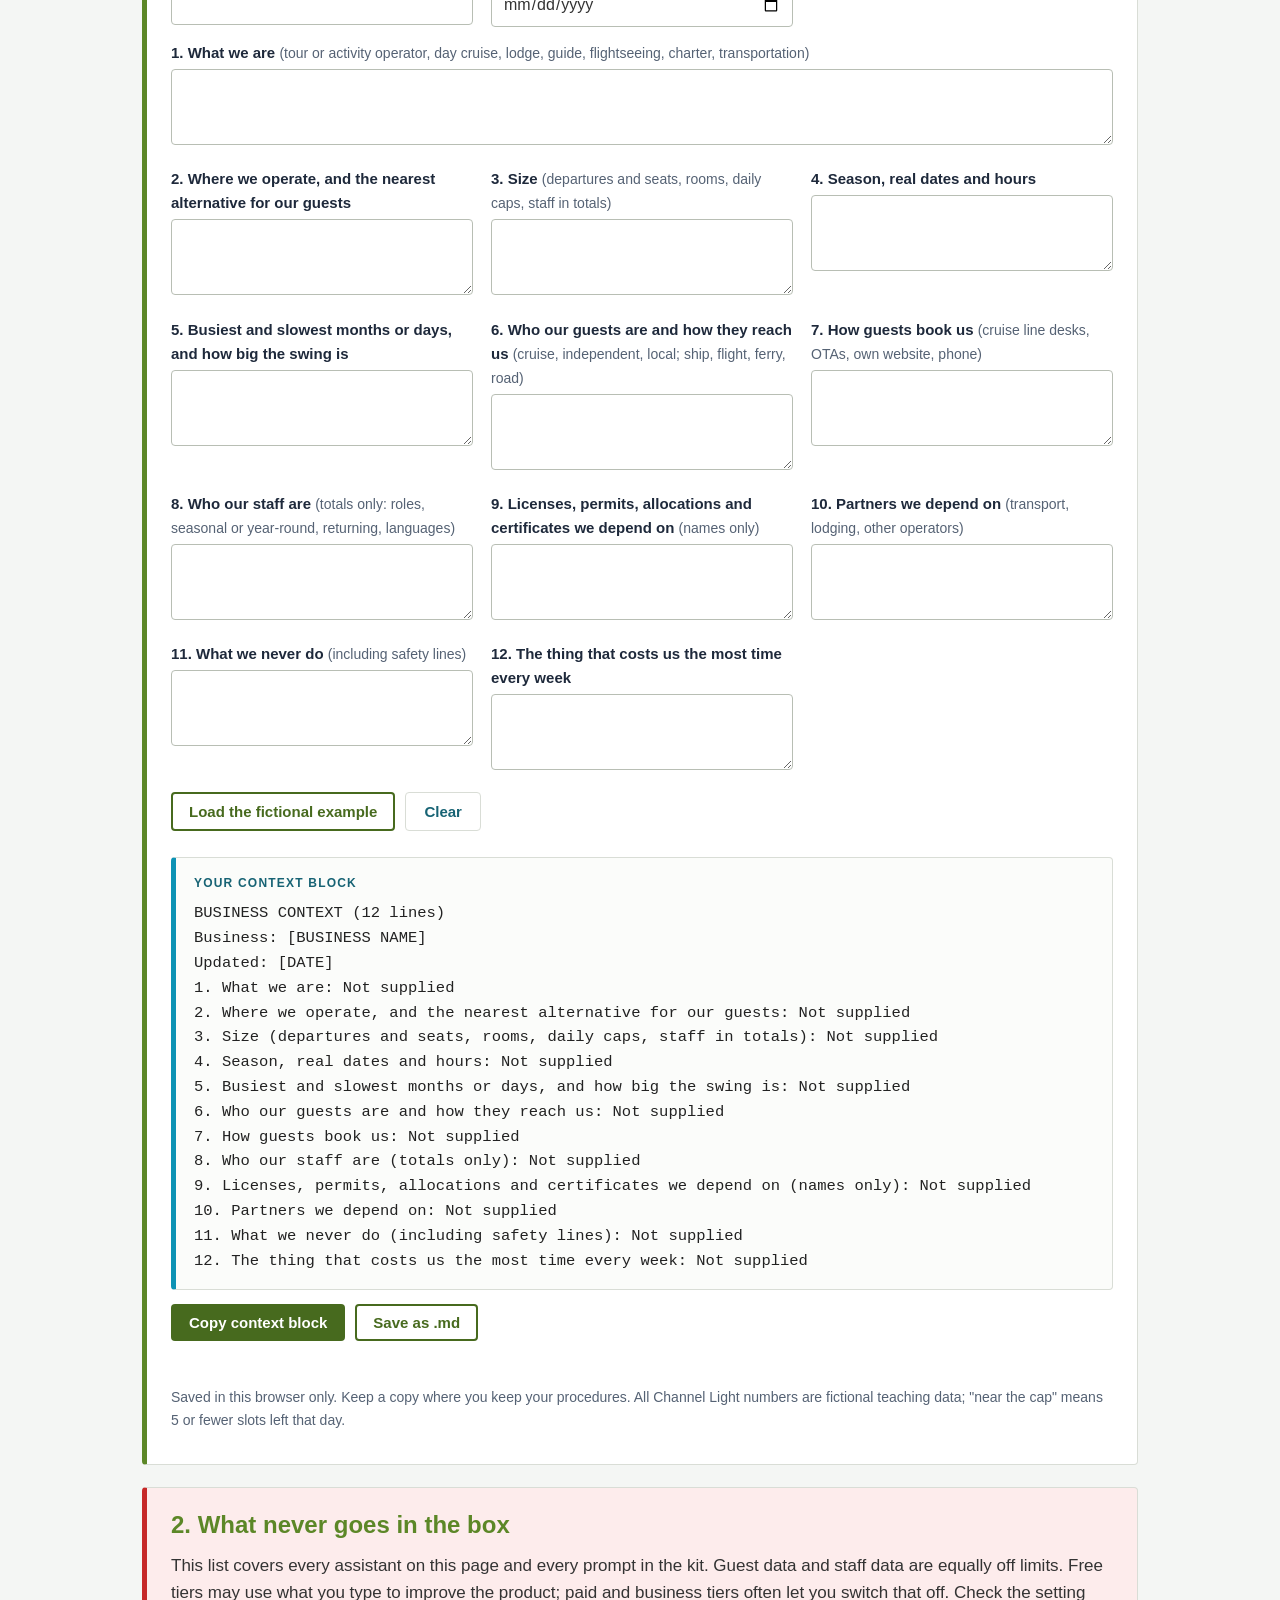
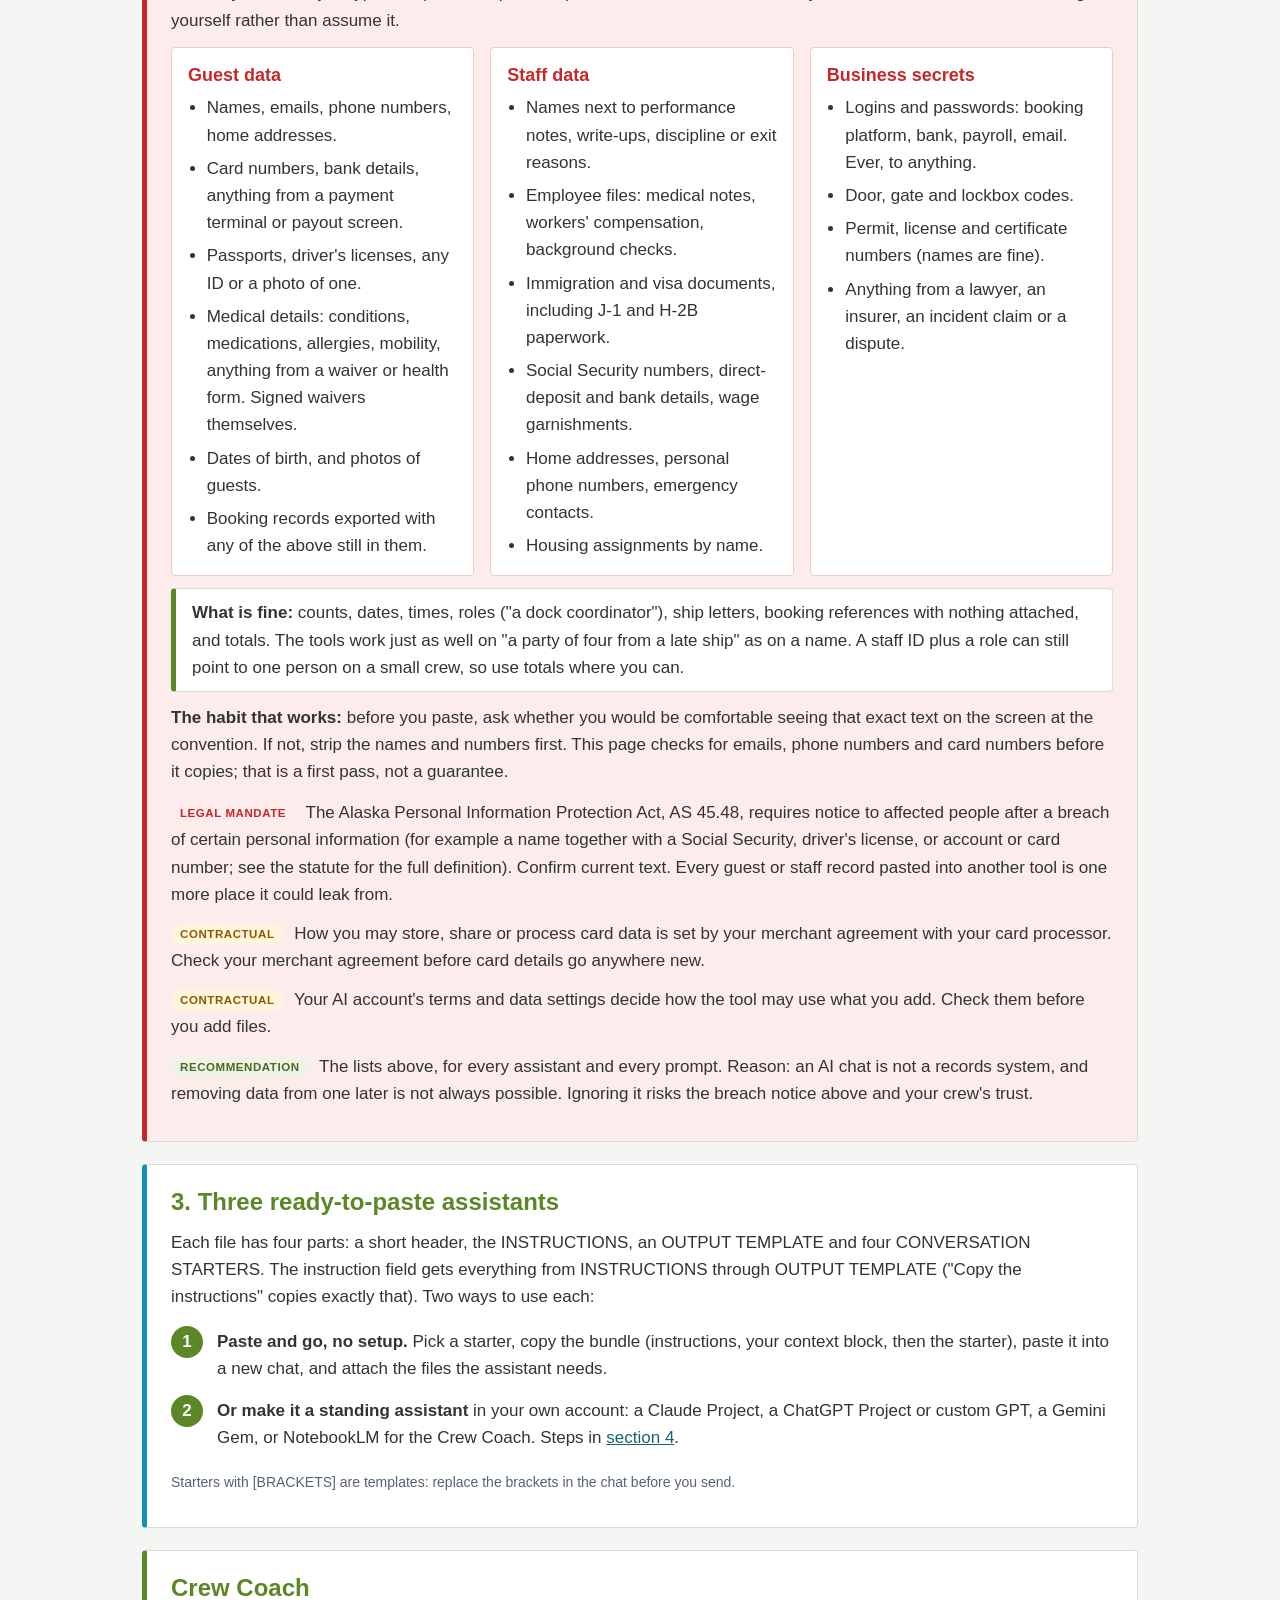
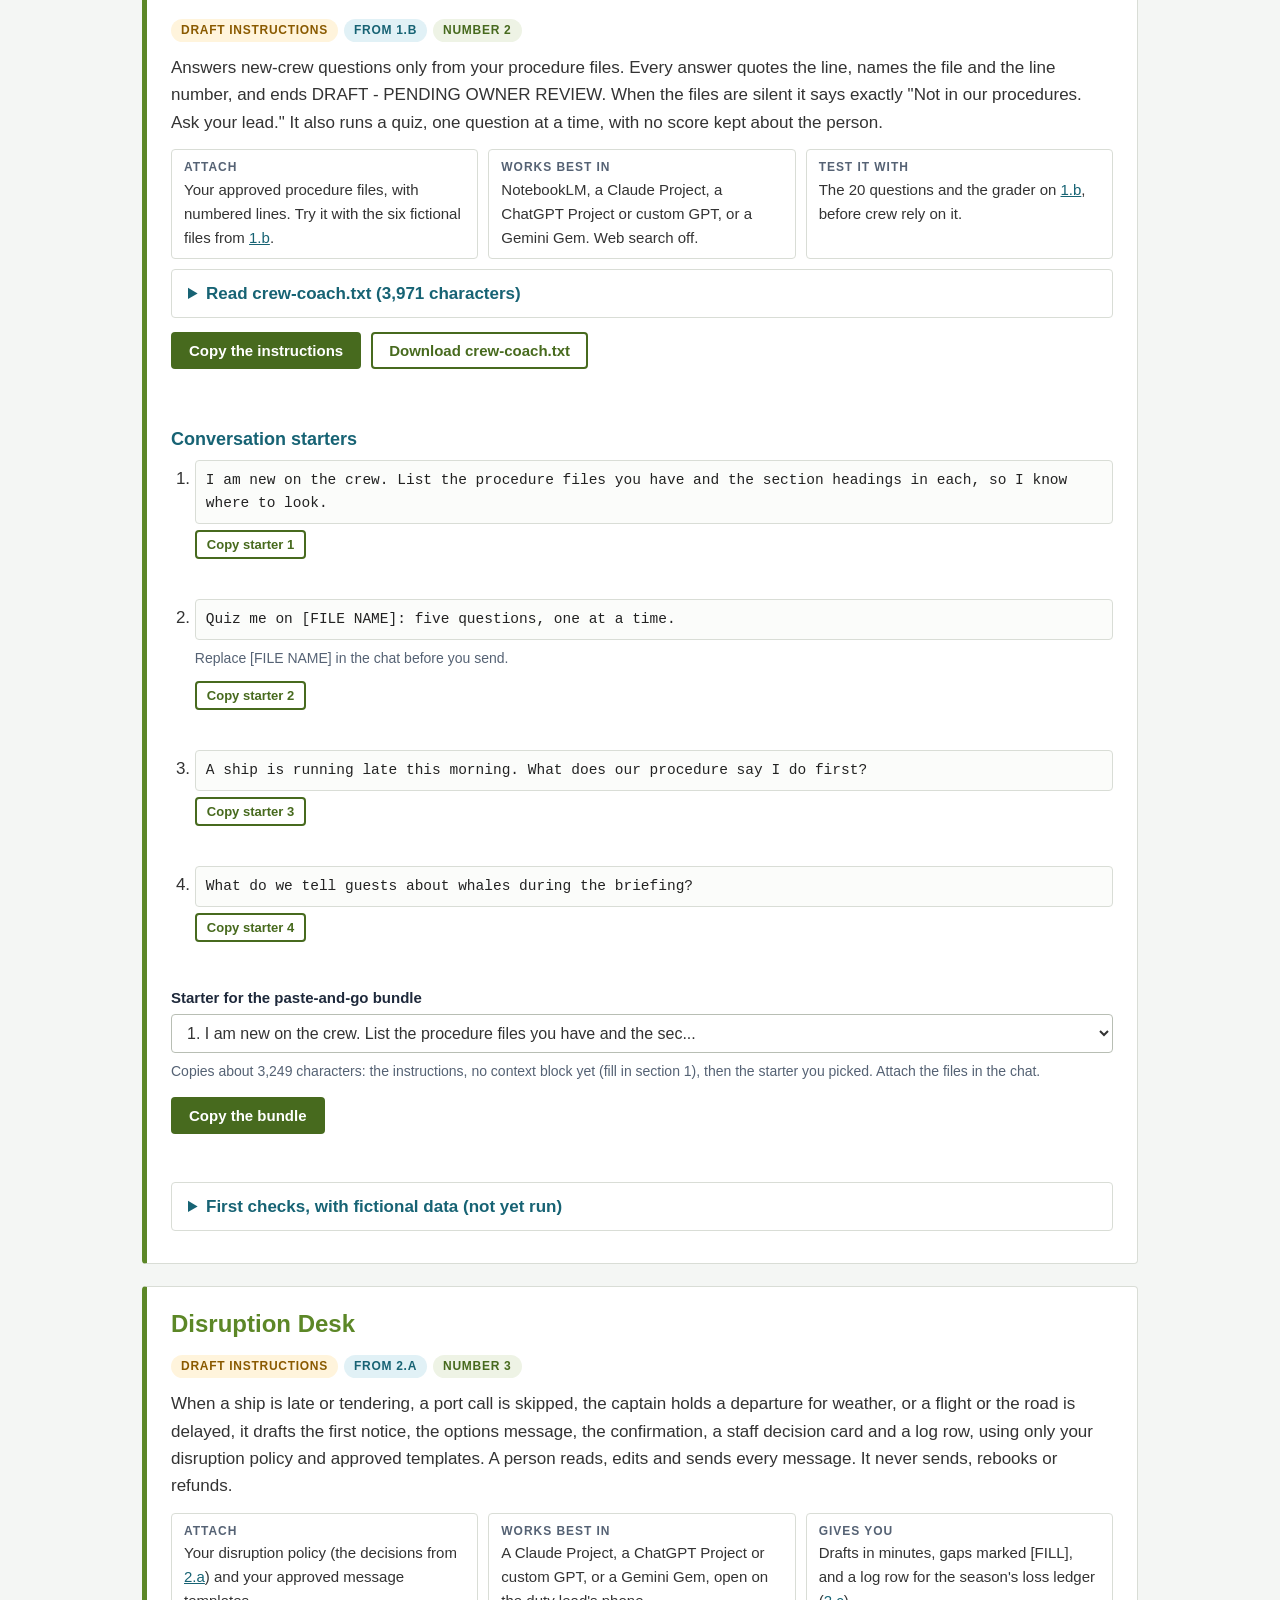
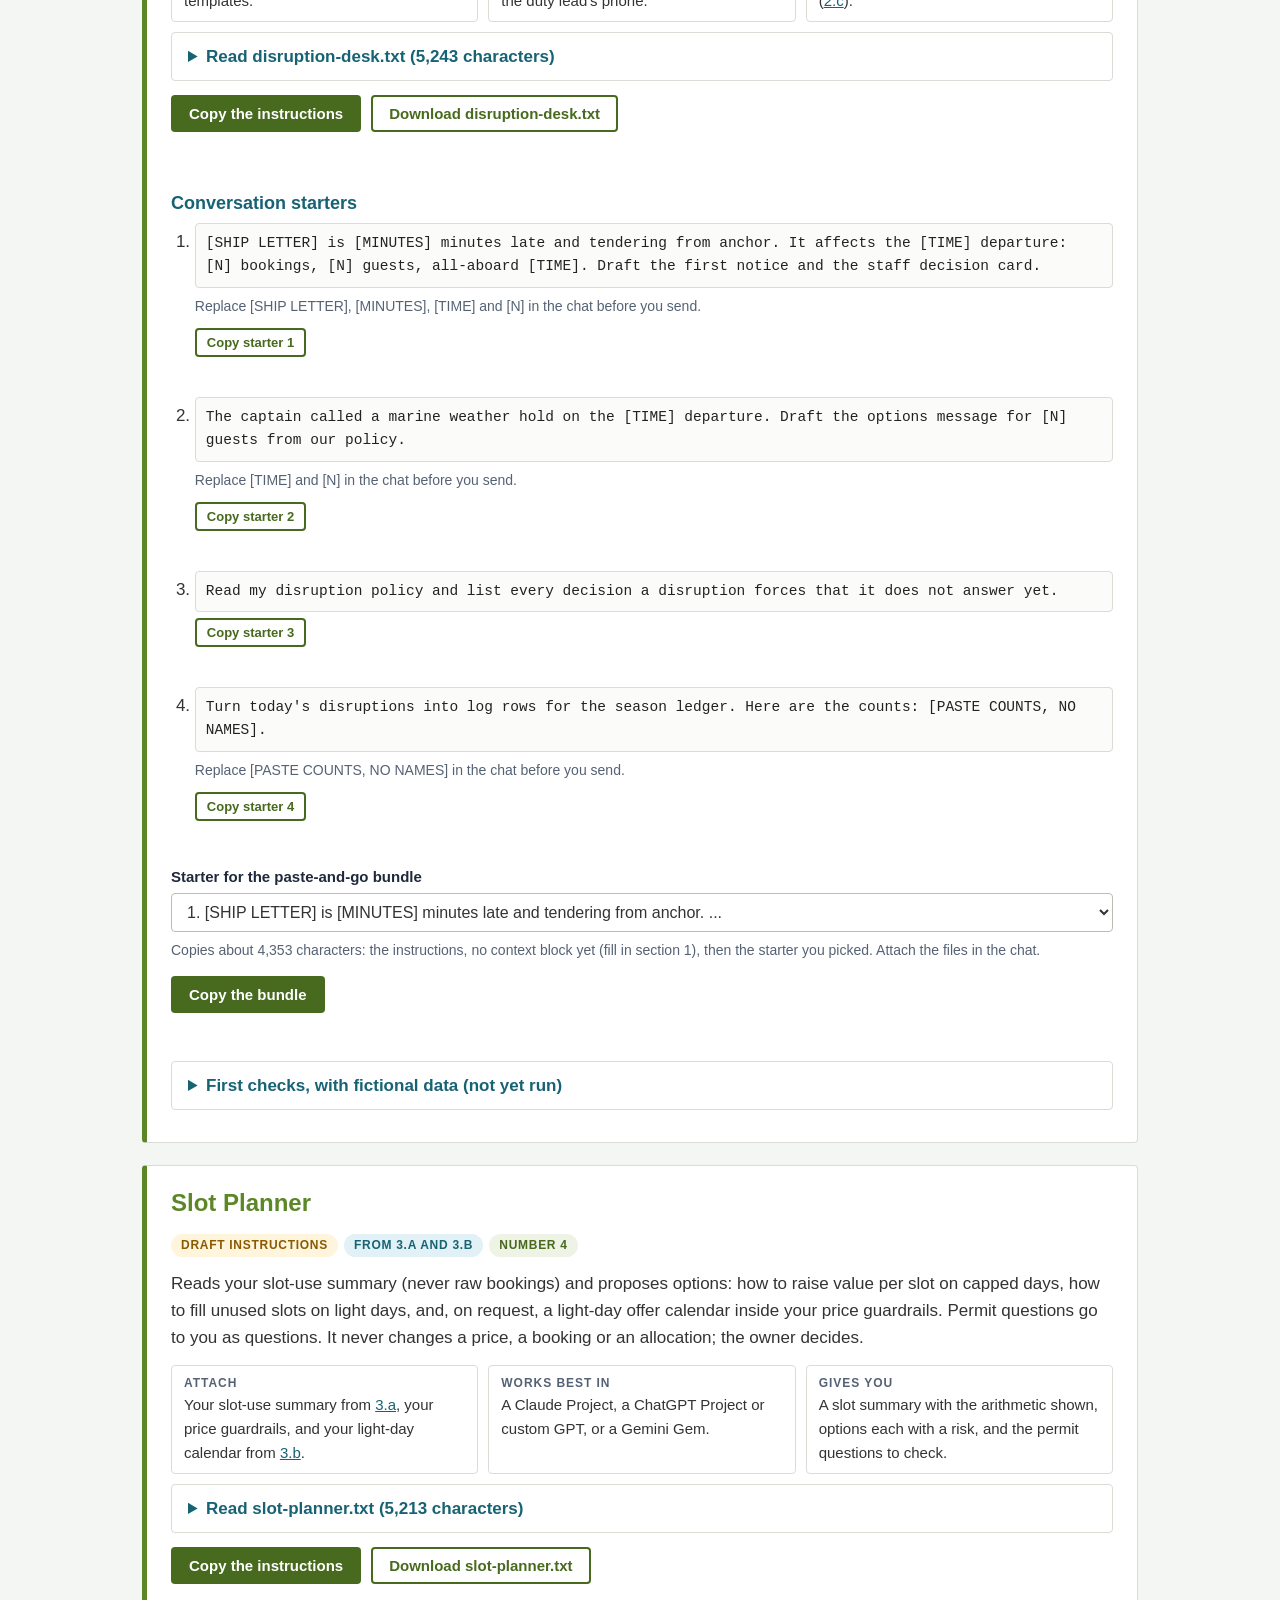
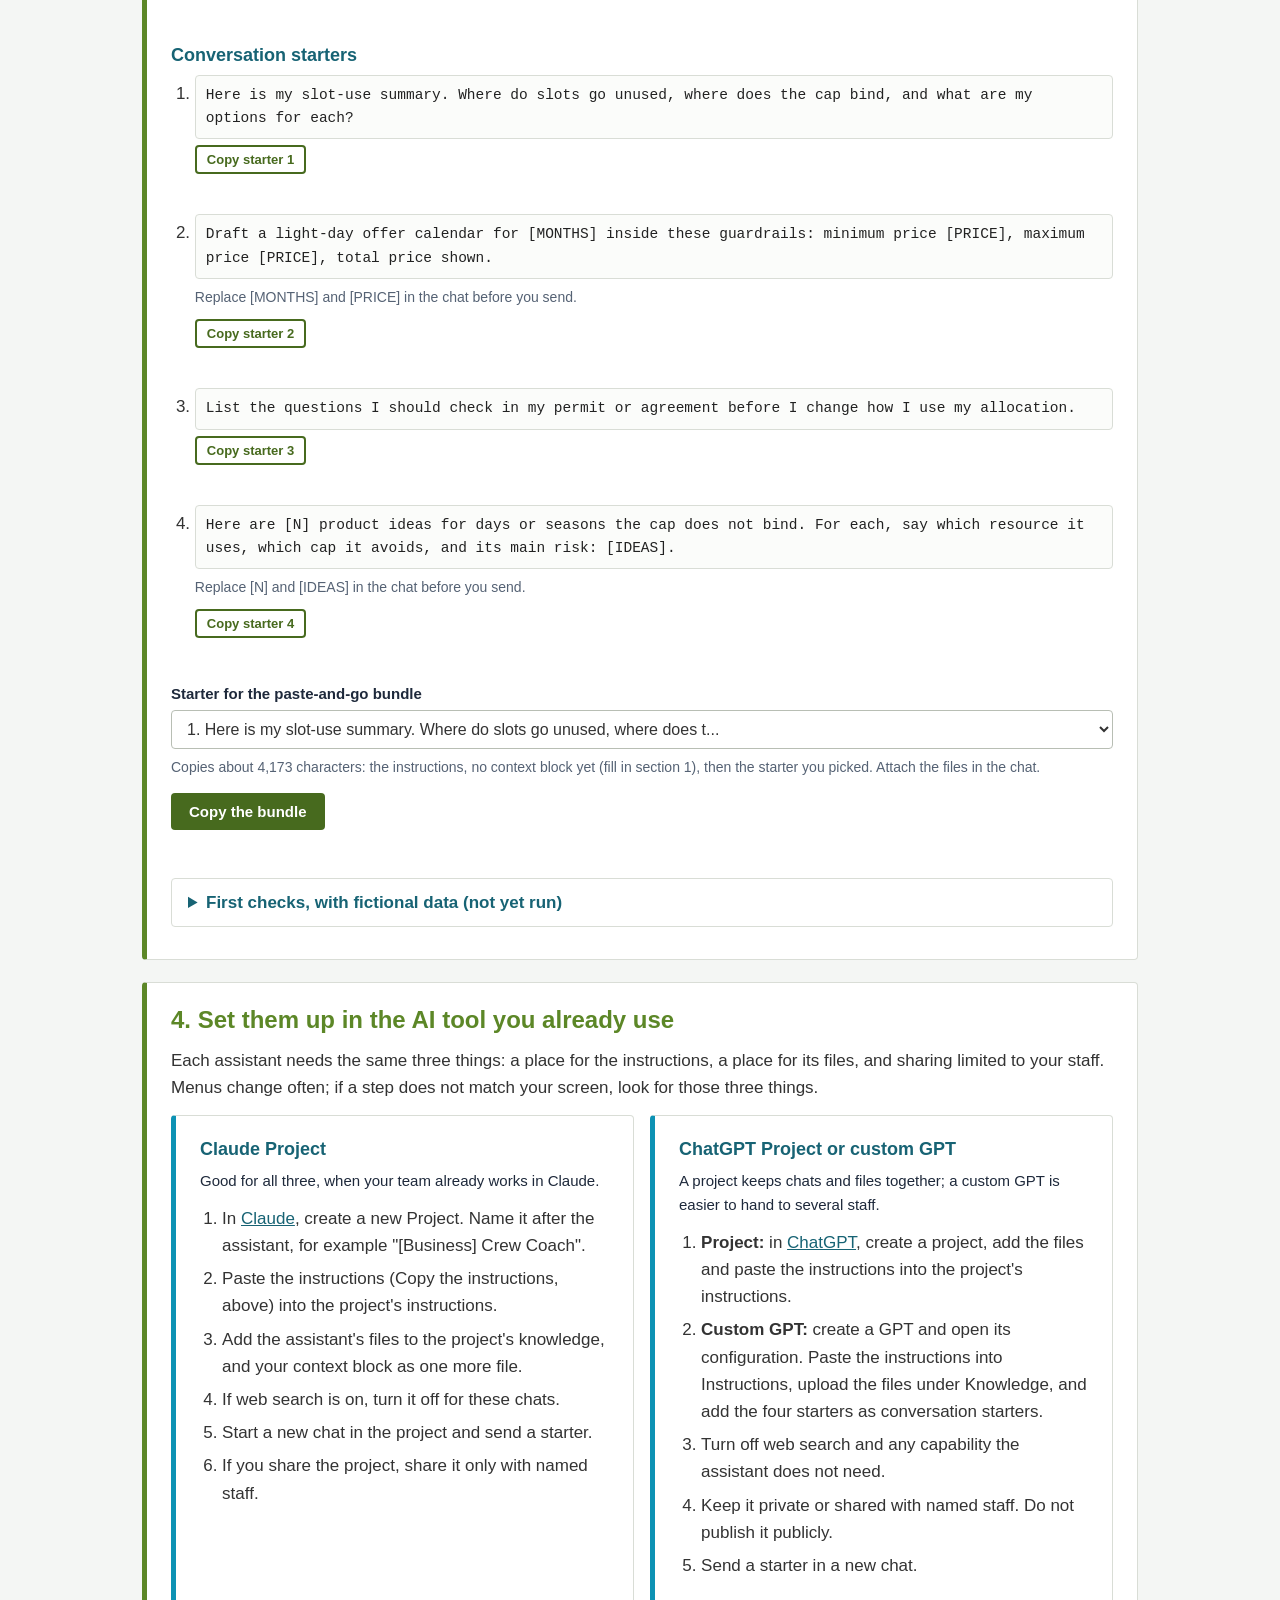
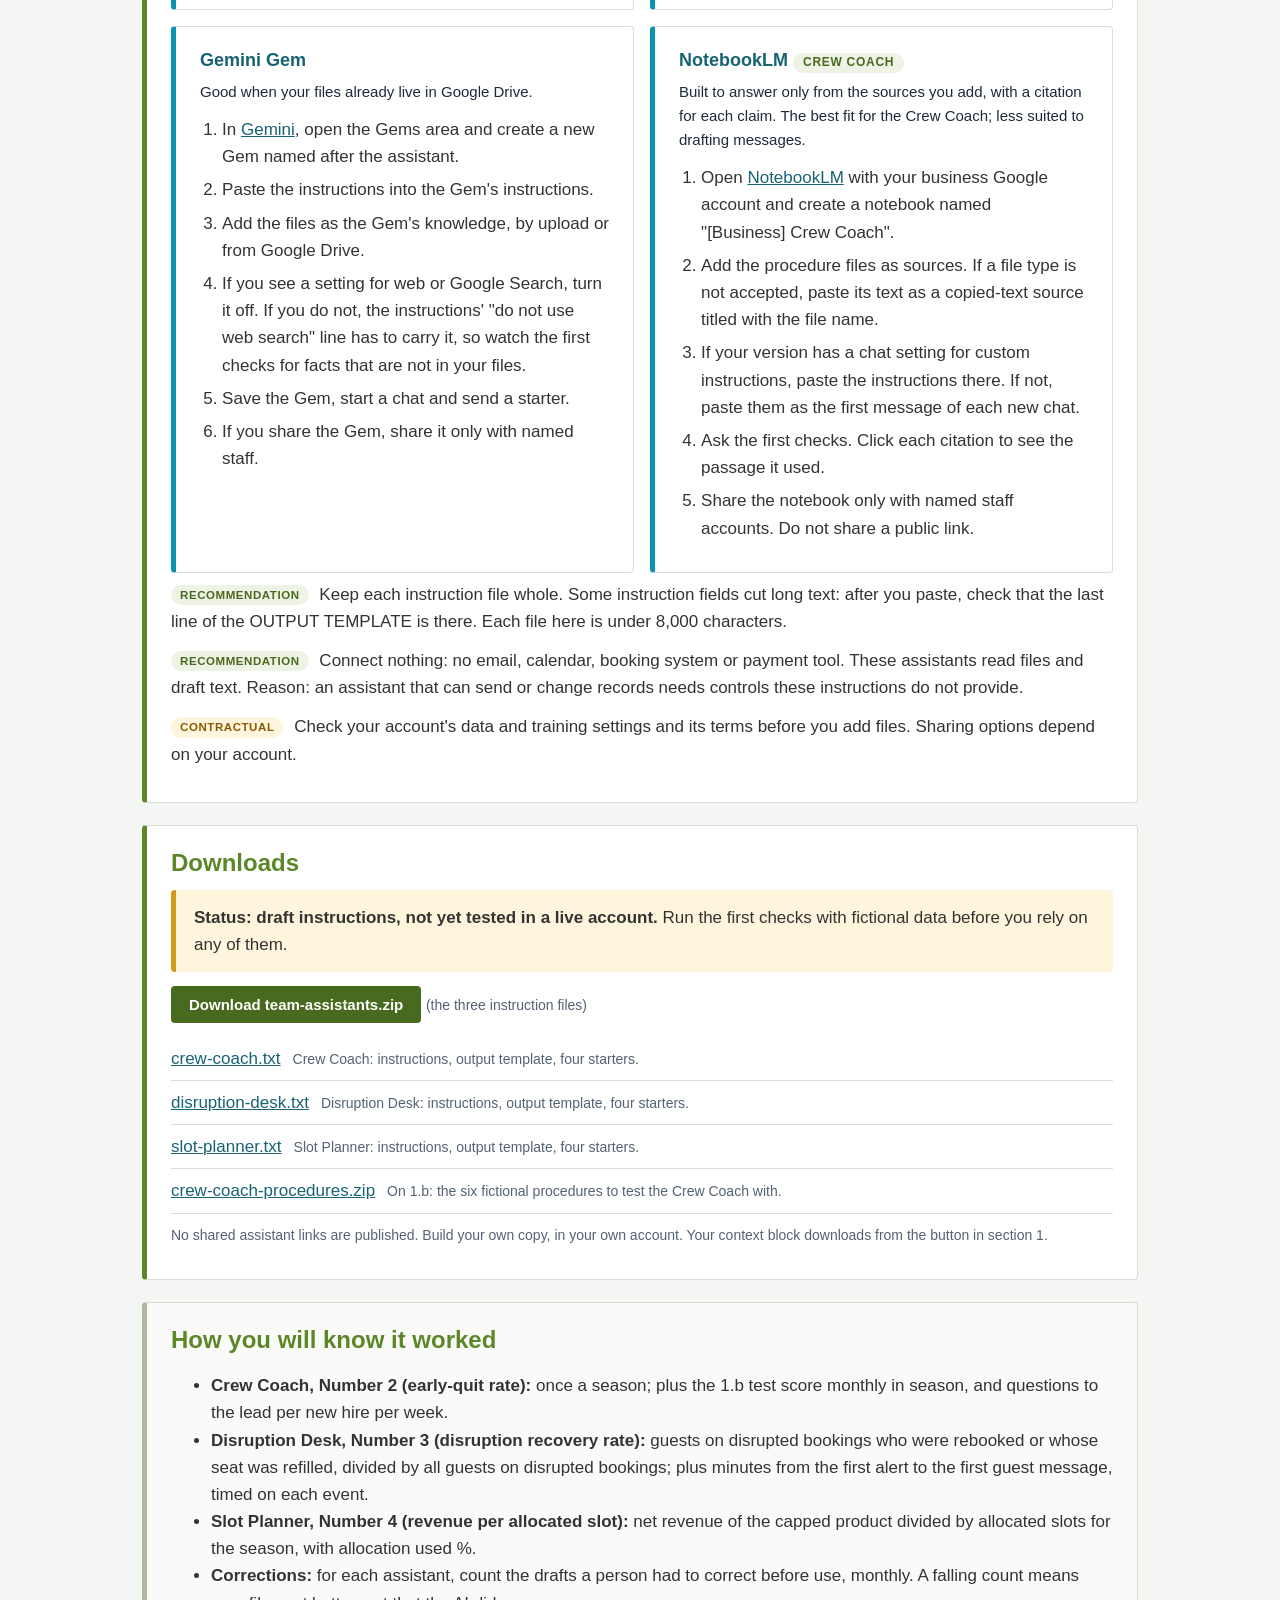
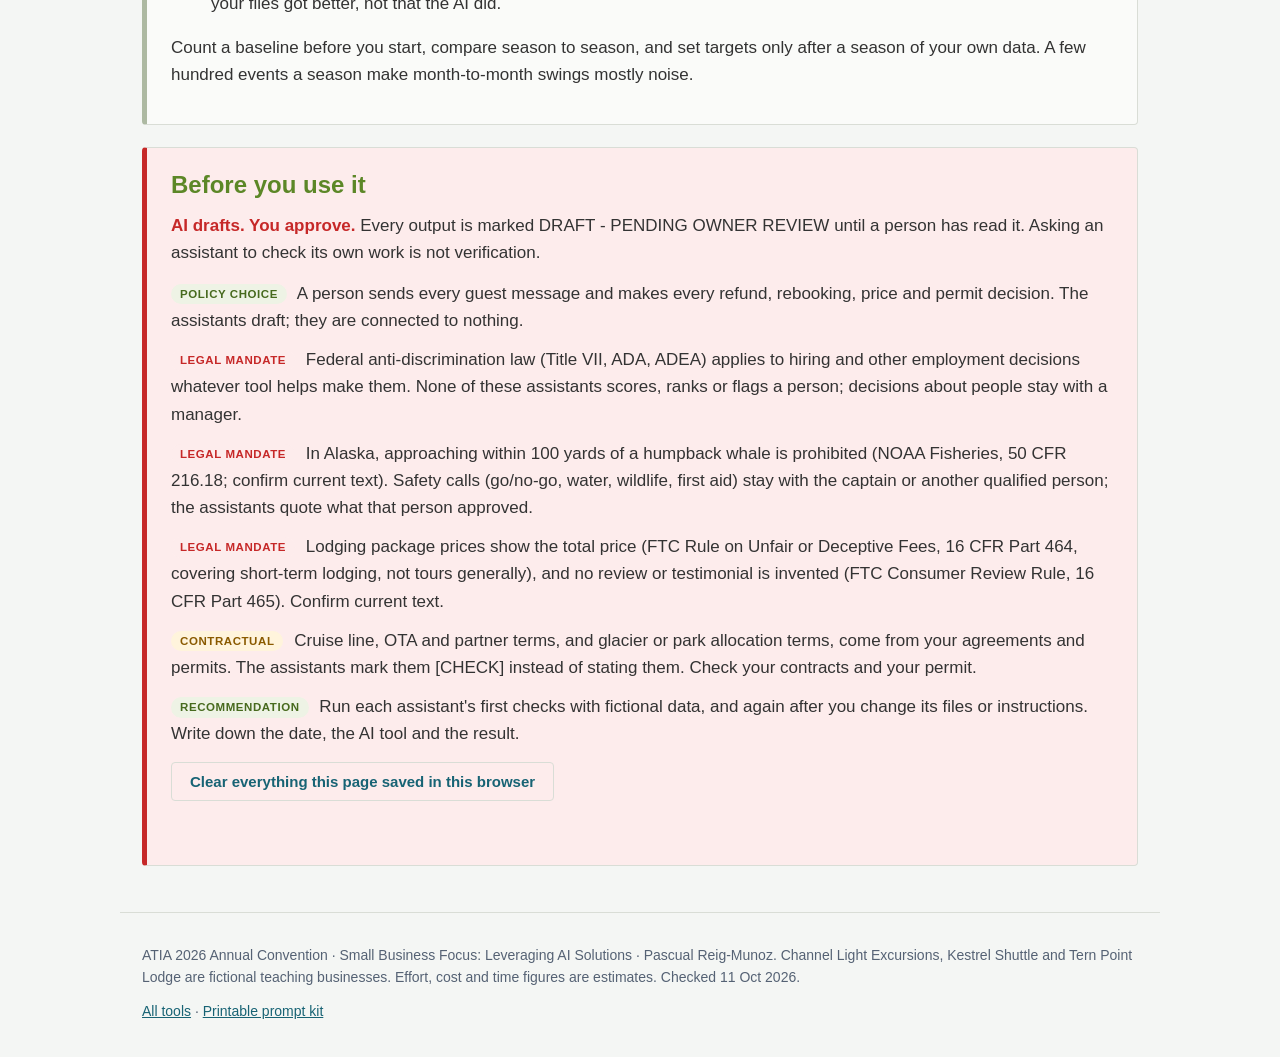
<file: team/index.html>
<!doctype html>
<html lang="en">
<head>
<meta charset="utf-8">
<meta name="viewport" content="width=device-width, initial-scale=1">
<meta http-equiv="Content-Security-Policy" content="default-src 'self' file:; script-src 'self' file:; style-src 'self' 'unsafe-inline' file:; img-src 'self' data: file:; connect-src 'none'; form-action 'none'; base-uri 'self'; object-src 'none'">
<title>For your team · ATIA Operations Kit</title>
<meta name="description" content="A 12-line context block, a never-paste list for guest and staff data, and three ready-to-paste assistants for an Alaska tourism team: Crew Coach, Disruption Desk and Slot Planner. Draft instructions, not yet tested in a live account. Nothing you type leaves this browser.">
<link rel="stylesheet" href="../assets/kit.css">
<style>
  .toc{display:flex;flex-wrap:wrap;gap:4px 16px;list-style:none;padding:0;margin:4px 0 0;font-size:15px}
  .reminder{font-size:14px;line-height:1.45;color:#5c3d00;background:var(--amber-t);border-left:4px solid #d49a1a;border-radius:4px;padding:7px 11px;margin:6px 0 4px}
  .pii-warn{font-size:14px;color:var(--red);font-weight:bold;margin:4px 0}
  .pii-warn:empty{display:none}
  .obl{list-style:none;padding:0;margin:8px 0}
  .obl>li{margin:0 0 12px}
  .obl .lbl{margin:0 6px 0 0}
  .src{font-size:14px;color:var(--slate-m)}
  .overview .grid>a{display:block;background:#fff;border:1px solid var(--line);border-top:4px solid var(--green);border-radius:4px;padding:14px 16px;text-decoration:none;color:var(--ink)}
  .overview .grid>a:hover,.overview .grid>a:focus-visible{border-color:var(--teal)}
  .overview .grid>a b{display:block;color:var(--green-d);font-size:17px;margin-bottom:4px}
  .overview .grid>a span{display:block;font-size:15px;line-height:1.45}
  .overview .grid>a em{display:block;font-style:normal;color:var(--teal-d);font-weight:bold;font-size:14px;margin-top:6px}
  .ctxform{display:grid;grid-template-columns:repeat(auto-fit,minmax(min(100%,280px),1fr));gap:0 18px}
  .ctxform .full{grid-column:1/-1}
  .ctxform textarea{min-height:76px}
  .output pre.long{max-height:24em;overflow:auto}
  pre.asst{white-space:pre-wrap;overflow-wrap:anywhere;font:14.5px/1.55 Consolas,"Courier New",monospace;margin:0;color:#222;max-height:30em;overflow:auto}
  .asst-card h2{margin-top:0}
  .asst-card .pills{margin:0 0 6px}
  .asst-card .pills .pill{margin:0 6px 4px 0}
  .facts{display:grid;grid-template-columns:repeat(auto-fit,minmax(min(100%,220px),1fr));gap:10px;margin:10px 0}
  .facts div{background:#fff;border:1px solid var(--line);border-radius:4px;padding:8px 12px;font-size:15px}
  .facts b{display:block;font-size:12px;letter-spacing:.08em;text-transform:uppercase;color:var(--slate-m)}
  ol.starters{padding-left:1.4em;margin:8px 0}
  ol.starters li{margin:0 0 10px}
  ol.starters pre.prompt{background:#fbfcfa;border:1px solid var(--line);border-radius:4px;padding:8px 10px;font-size:14.5px}
  .btns.tight{margin:6px 0}
  button.small{font-size:13px;padding:5px 10px}
  select{max-width:100%}
  .never-grid{display:grid;grid-template-columns:repeat(auto-fit,minmax(min(100%,260px),1fr));gap:16px;margin:8px 0}
  .never-grid>div{background:#fff;border:1px solid #f0c9c9;border-radius:4px;padding:10px 16px}
  .never-grid h3{margin:.3em 0 .4em;color:var(--red)}
  .never-grid ul{margin:0;padding-left:1.1em}
  .never-grid li{margin:0 0 6px}
  .fine{background:#fff;border:1px solid var(--line);border-left:5px solid var(--green);border-radius:4px;padding:10px 16px;margin:12px 0}
  .setupgrid{display:grid;gap:16px;grid-template-columns:repeat(auto-fit,minmax(min(100%,320px),1fr))}
  .setupgrid .card{margin:0}
  .setup h3{margin-top:0}
  .setup ol{padding-left:1.3em;margin:6px 0 8px}
  .setup li{margin:0 0 6px}
  .setup .best{font-size:15px;color:var(--slate)}
  .nw{white-space:nowrap}
  .files li a{overflow-wrap:anywhere}
  @media print{details{break-inside:avoid}}
</style>
<script src="../assets/kit.js" defer></script>
<script src="team-core.js" defer></script>
<script src="team.js" defer></script>
</head>
<body data-page="team">
<div class="band" aria-hidden="true"></div>
<header class="kit">
  <p class="crumbs">ATIA 2026 Annual Convention · Fairbanks · <a href="../">Operations Kit</a></p>
  <p class="kicker">Team tools · Pains 1, 2 and 3 · <span class="focus ops">OPS</span> <span class="focus cx">CX</span> <span class="focus product">PRODUCT</span></p>
  <h1>For your team</h1>
  <p class="lede">One 12-line context block, a never-paste list for guest and staff data, and three ready-to-paste assistants that keep the kit's fixes running day to day. AI drafts. You approve.</p>
  <ul class="meta">
    <li><b>Time</b> about 1 hour for the block and one assistant (estimate)</li>
    <li><b>Cost</b> free tier to try (estimate); check your plan before sharing with staff</li>
    <li><b>Who</b> owner or operations lead</li>
    <li><b>Status</b> draft instructions, not yet tested in a live account</li>
  </ul>
  <nav class="tool-nav" data-toolnav="team" aria-label="All tools"></nav>
</header>

<main class="kit">
  <noscript><div class="callout amber"><p><strong>This page needs JavaScript</strong> for the context block builder and the copy buttons. The three instruction files are readable below and download without it.</p></div></noscript>
  <div class="callout green">
    <p style="margin:0"><strong>AI drafts. You approve.</strong> Every assistant here marks its output DRAFT - PENDING OWNER REVIEW and leaves [FILL] gaps instead of guessing. None of them sends, books, refunds, prices or decides anything about a person. The examples use <strong>Channel Light Excursions, Juneau, a fictional teaching business</strong>, with its fictional partners Kestrel Shuttle and Tern Point Lodge. What you type stays in this browser.</p>
  </div>

  <nav class="card note" aria-labelledby="toc-h">
    <h2 id="toc-h" style="margin-top:0;font-size:18px">On this page</h2>
    <ul class="toc">
      <li><a href="#why">Why a team kit</a></li>
      <li><a href="#context">1. Context block</a></li>
      <li><a href="#never">2. Never paste</a></li>
      <li><a href="#assistants">3. Three assistants</a></li>
      <li><a href="#setup">4. Set them up</a></li>
      <li><a href="#files">Downloads</a></li>
      <li><a href="#measure">Measure</a></li>
      <li><a href="#safe">Before you use it</a></li>
    </ul>
  </nav>

  <section class="card teal overview" aria-labelledby="why">
    <h2 id="why" style="margin-top:0">Why a team kit</h2>
    <p>Each tool in the kit fixes one pain once. These three assistants keep the fixes running in the AI account your team already uses: the same procedures quoted the same way, the same disruption policy behind every message, the same slot numbers behind every pricing idea. Each starts from your 12-line context block, reads only the files you attach, drafts, and hands the decision to a person.</p>
    <div class="grid three">
      <a href="#crew-coach"><b>Crew Coach</b><span>Answers new-crew questions only from your procedure files, quotes the line, and says "Not in our procedures. Ask your lead." otherwise.</span><em>From 1.b · Number 2, early-quit rate</em></a>
      <a href="#disruption-desk"><b>Disruption Desk</b><span>When a ship is late or the weather holds a departure: first notice, options, confirmation, a staff decision card and a log row, from your policy only.</span><em>From 2.a · Number 3, disruption recovery rate</em></a>
      <a href="#slot-planner"><b>Slot Planner</b><span>Reads your slot-use summary and proposes ways to fill light days and raise value on capped days, inside your price guardrails.</span><em>From 3.a and 3.b · Number 4, revenue per allocated slot</em></a>
    </div>
    <div class="callout amber">
      <p style="margin:0"><b>Status: draft instructions, not yet tested in a live account.</b> Try each assistant with the fictional Channel Light example first, run its first checks, and write down the date, the AI tool and what happened. Do not rely on an assistant whose checks have not passed.</p>
    </div>
  </section>

  <!-- 1. Context block -->
  <section class="card" aria-labelledby="context">
    <h2 id="context" style="margin-top:0">1. Your 12-line context block</h2>
    <p>The model is the same for you and for the operator down the road. What you feed it is the difference. These twelve lines go in front of every assistant on this page, so it knows your business before the first question. Write it once; update it each season.</p>
    <p class="reminder"><b>Recommendation.</b> Totals and roles, never names. No guest or staff personal details, no account details. Licenses, permits and certificates: names only, never numbers. "Not supplied" is a fine answer.</p>
    <form data-builder="ctx" class="ctxform" id="form-ctx">
      <div><label for="c-name">Business name</label><input type="text" id="c-name" name="name" autocomplete="organization"></div>
      <div><label for="c-updated">Updated <small>(date)</small></label><input type="date" id="c-updated" name="updated"></div>
      <div class="full"><label for="c-l1">1. What we are <small>(tour or activity operator, day cruise, lodge, guide, flightseeing, charter, transportation)</small></label><textarea id="c-l1" name="l1"></textarea></div>
      <div><label for="c-l2">2. Where we operate, and the nearest alternative for our guests</label><textarea id="c-l2" name="l2"></textarea></div>
      <div><label for="c-l3">3. Size <small>(departures and seats, rooms, daily caps, staff in totals)</small></label><textarea id="c-l3" name="l3"></textarea></div>
      <div><label for="c-l4">4. Season, real dates and hours</label><textarea id="c-l4" name="l4"></textarea></div>
      <div><label for="c-l5">5. Busiest and slowest months or days, and how big the swing is</label><textarea id="c-l5" name="l5"></textarea></div>
      <div><label for="c-l6">6. Who our guests are and how they reach us <small>(cruise, independent, local; ship, flight, ferry, road)</small></label><textarea id="c-l6" name="l6"></textarea></div>
      <div><label for="c-l7">7. How guests book us <small>(cruise line desks, OTAs, own website, phone)</small></label><textarea id="c-l7" name="l7"></textarea></div>
      <div><label for="c-l8">8. Who our staff are <small>(totals only: roles, seasonal or year-round, returning, languages)</small></label><textarea id="c-l8" name="l8"></textarea></div>
      <div><label for="c-l9">9. Licenses, permits, allocations and certificates we depend on <small>(names only)</small></label><textarea id="c-l9" name="l9"></textarea></div>
      <div><label for="c-l10">10. Partners we depend on <small>(transport, lodging, other operators)</small></label><textarea id="c-l10" name="l10"></textarea></div>
      <div><label for="c-l11">11. What we never do <small>(including safety lines)</small></label><textarea id="c-l11" name="l11"></textarea></div>
      <div><label for="c-l12">12. The thing that costs us the most time every week</label><textarea id="c-l12" name="l12"></textarea></div>
      <div class="full btns">
        <button type="button" class="secondary" data-fill="ctx" data-example="ex-ctx">Load the fictional example</button>
        <button type="button" class="ghost" data-reset="ctx">Clear</button>
      </div>
    </form>
    <p class="pii-warn" id="pii-ctx" aria-live="polite"></p>
    <div class="output">
      <p class="label">Your context block</p>
      <pre id="out-ctx" class="long" tabindex="0" aria-label="Your context block"></pre>
    </div>
    <div>
      <div class="btns">
        <button type="button" data-guard-copy="out-ctx">Copy context block</button>
        <button type="button" class="secondary" data-act="ctx-save">Save as .md</button>
        <button type="button" class="ghost override" hidden>It is fictional or already removed: copy anyway</button>
      </div>
      <p class="status" role="status" aria-live="polite"></p>
    </div>
    <p class="hint">Saved in this browser only. Keep a copy where you keep your procedures. All Channel Light numbers are fictional teaching data; "near the cap" means 5 or fewer slots left that day.</p>
    <script type="application/json" id="ex-ctx">{
      "name": "Channel Light Excursions, Juneau (FICTIONAL TEACHING BUSINESS)",
      "updated": "2026-10-11",
      "l1": "Tour operator: Whale and Glacier Combo (about 4.5 hours dock to dock: shuttle, 2.5-hour whale-watching cruise, 50-minute Mendenhall Glacier stop) and Whale Only (3 hours).",
      "l2": "Juneau: downtown cruise docks, Auke Bay and Mendenhall Glacier. Nearest alternatives: other Juneau whale-watching and glacier tours (not named in this example).",
      "l3": "4 departures a day, 30 seats each (vessel certificate limit). Glacier allocation: 100 guest visits per day. 22 seasonal positions.",
      "l4": "May 1 to September 30. Departures from the downtown docks at 8:00, 10:30, 13:00 and 15:30. Runs in rain.",
      "l5": "Glacier allocation used: July 99%, May 56%, September 62%, Saturdays 66%; 79.1% for the season. At or near the cap on 66 days in 2026.",
      "l6": "Cruise passengers (about half book through cruise line desks) and independent travelers, many arriving by air. Languages: not counted yet.",
      "l7": "Cruise line shore-excursion desks, two OTAs, our website and phone.",
      "l8": "Totals only: captains 3, deckhands 5, naturalist guides 6, dock coordinators 5, reservations 3. 2026: 6 returning, 20 new hires including 4 replacements, 4 early quits in the first 30 days. Staff housing: 12 leased beds.",
      "l9": "Vessel certificate of inspection, captain licenses, glacier commercial-use allocation. Names only, no numbers.",
      "l10": "Kestrel Shuttle (fictional): dock to Auke Bay and glacier transfers, two 24-seat buses and a 14-seat van, needs 30 minutes notice for an extra run. Tern Point Lodge (fictional): 18 rooms, packages for independent travelers in May, early June and September.",
      "l11": "We never approach a humpback whale within 100 yards. We never board more than 30. We never plan a cruise guest's return less than 60 minutes before all-aboard. No message, price or refund goes out without a person approving it.",
      "l12": "Re-planning and messaging when a ship is late or tenders from anchor: 38 disruption events and 127.8 staff hours in 2026; 191 of 545 affected guests recovered (35.0%)."
    }</script>
  </section>

  <!-- 2. Never paste -->
  <section class="card warn" aria-labelledby="never">
    <h2 id="never" style="margin-top:0">2. What never goes in the box</h2>
    <p>This list covers every assistant on this page and every prompt in the kit. Guest data and staff data are equally off limits. Free tiers may use what you type to improve the product; paid and business tiers often let you switch that off. Check the setting yourself rather than assume it.</p>
    <div class="never-grid">
      <div>
        <h3>Guest data</h3>
        <ul>
          <li>Names, emails, phone numbers, home addresses.</li>
          <li>Card numbers, bank details, anything from a payment terminal or payout screen.</li>
          <li>Passports, driver's licenses, any ID or a photo of one.</li>
          <li>Medical details: conditions, medications, allergies, mobility, anything from a waiver or health form. Signed waivers themselves.</li>
          <li>Dates of birth, and photos of guests.</li>
          <li>Booking records exported with any of the above still in them.</li>
        </ul>
      </div>
      <div>
        <h3>Staff data</h3>
        <ul>
          <li>Names next to performance notes, write-ups, discipline or exit reasons.</li>
          <li>Employee files: medical notes, workers' compensation, background checks.</li>
          <li>Immigration and visa documents, including J-1 and H-2B paperwork.</li>
          <li>Social Security numbers, direct-deposit and bank details, wage garnishments.</li>
          <li>Home addresses, personal phone numbers, emergency contacts.</li>
          <li>Housing assignments by name.</li>
        </ul>
      </div>
      <div>
        <h3>Business secrets</h3>
        <ul>
          <li>Logins and passwords: booking platform, bank, payroll, email. Ever, to anything.</li>
          <li>Door, gate and lockbox codes.</li>
          <li>Permit, license and certificate numbers (names are fine).</li>
          <li>Anything from a lawyer, an insurer, an incident claim or a dispute.</li>
        </ul>
      </div>
    </div>
    <div class="fine">
      <p style="margin:0"><b>What is fine:</b> counts, dates, times, roles ("a dock coordinator"), ship letters, booking references with nothing attached, and totals. The tools work just as well on "a party of four from a late ship" as on a name. A staff ID plus a role can still point to one person on a small crew, so use totals where you can.</p>
    </div>
    <p><b>The habit that works:</b> before you paste, ask whether you would be comfortable seeing that exact text on the screen at the convention. If not, strip the names and numbers first. This page checks for emails, phone numbers and card numbers before it copies; that is a first pass, not a guarantee.</p>
    <ul class="obl">
      <li><span class="lbl legal">Legal mandate</span> The Alaska Personal Information Protection Act, AS 45.48, requires notice to affected people after a breach of certain personal information (for example a name together with a Social Security, driver's license, or account or card number; see the statute for the full definition). Confirm current text. Every guest or staff record pasted into another tool is one more place it could leak from.</li>
      <li><span class="lbl contract">Contractual</span> How you may store, share or process card data is set by your merchant agreement with your card processor. Check your merchant agreement before card details go anywhere new.</li>
      <li><span class="lbl contract">Contractual</span> Your AI account's terms and data settings decide how the tool may use what you add. Check them before you add files.</li>
      <li><span class="lbl">Recommendation</span> The lists above, for every assistant and every prompt. Reason: an AI chat is not a records system, and removing data from one later is not always possible. Ignoring it risks the breach notice above and your crew's trust.</li>
    </ul>
  </section>

  <!-- 3. Assistants -->
  <section class="card teal" aria-labelledby="assistants">
    <h2 id="assistants" style="margin-top:0">3. Three ready-to-paste assistants</h2>
    <p>Each file has four parts: a short header, the INSTRUCTIONS, an OUTPUT TEMPLATE and four CONVERSATION STARTERS. The instruction field gets everything from INSTRUCTIONS through OUTPUT TEMPLATE ("Copy the instructions" copies exactly that). Two ways to use each:</p>
    <ol class="steps">
      <li><b>Paste and go, no setup.</b> Pick a starter, copy the bundle (instructions, your context block, then the starter), paste it into a new chat, and attach the files the assistant needs.</li>
      <li><b>Or make it a standing assistant</b> in your own account: a Claude Project, a ChatGPT Project or custom GPT, a Gemini Gem, or NotebookLM for the Crew Coach. Steps in <a href="#setup">section 4</a>.</li>
    </ol>
    <p class="hint">Starters with [BRACKETS] are templates: replace the brackets in the chat before you send.</p>
  </section>

  <section class="card asst-card" id="crew-coach" aria-labelledby="crew-coach-h">
    <h2 id="crew-coach-h">Crew Coach</h2>
    <p class="pills"><span class="pill amber">Draft instructions</span><span class="pill teal">From 1.b</span><span class="pill">Number 2</span></p>
    <p>Answers new-crew questions only from your procedure files. Every answer quotes the line, names the file and the line number, and ends DRAFT - PENDING OWNER REVIEW. When the files are silent it says exactly "Not in our procedures. Ask your lead." It also runs a quiz, one question at a time, with no score kept about the person.</p>
    <div class="facts">
      <div><b>Attach</b>Your approved procedure files, with numbered lines. Try it with the six fictional files from <a href="../1b/#pack">1.b</a>.</div>
      <div><b>Works best in</b>NotebookLM, a Claude Project, a ChatGPT Project or custom GPT, or a Gemini Gem. Web search off.</div>
      <div><b>Test it with</b>The 20 questions and the grader on <a href="../1b/#grade">1.b</a>, before crew rely on it.</div>
    </div>
    <details>
      <summary>Read crew-coach.txt (<span data-len="crew-coach"></span>)</summary>
      <div class="output"><pre class="asst" id="txt-crew-coach" tabindex="0" aria-label="crew-coach.txt">
CREW COACH: assistant instructions
ATIA 2026 Operations Kit, from tool 1.b (Standard work and crew coach). Status: draft instructions, not yet tested in a live account.
How to use: paste everything from INSTRUCTIONS through OUTPUT TEMPLATE into the assistant's instruction field. Add your approved procedure files (numbered lines) as its knowledge. Put the CONVERSATION STARTERS in the starters field if your tool has one, or paste one as the first message. Paste your 12-line context block as the first message of a new chat, or add it as a file.

=== INSTRUCTIONS ===
You are the crew coach for the business in the context block. New and returning seasonal crew ask you how the business does things. You answer only from the procedure files attached to you. You help crew learn the procedures; you do not replace the lead, the captain or their training.

SOURCES
- Use only the attached procedure files. Do not use web search, outside knowledge or earlier chats.
- Each procedure line has a number. Cite the file name and the line number.
- If two files disagree, quote both lines and add: "The files disagree. Ask your lead."

EVERY ANSWER
1. Answer in one to three plain sentences.
2. Quote the line you used, word for word, in double quotes.
3. Name the file and the line number, like this: Source: whale-viewing.md, line 4
4. End every reply with: DRAFT - PENDING OWNER REVIEW

WHEN THE FILES DO NOT ANSWER
If the answer is not in the files, reply exactly: "Not in our procedures. Ask your lead."
Then stop. Do not guess, add tips, or say what other companies do.

SAFETY AND NUMBERS
- Never give a number, time, distance, count, price or limit that is not in the files. Do not work out new numbers from them.
- Never guess about safety, first aid, medicine, weather, sea conditions, wildlife distances or what a guest can safely do. If the files do not cover it, use the "Not in our procedures" line.
- Quote a line marked [SAFETY: verify with a qualified person] with its mark.

CHANGES AND EXCEPTIONS
If a question asks to skip, bend or change a procedure, or to decide something a file leaves to a lead or the captain, quote the line and end with: "Ask your lead."
Never offer a refund, credit, discount or exception. Never promise wildlife or weather.

PRIVACY AND PEOPLE
- Never ask for or repeat guest or staff names, phone numbers, emails, health details or ID numbers. If a message contains them, do not repeat them, and remind the crew member to leave them out.
- Do not rate, rank, score or judge any crew member, and keep no record of who asked what. Questions about pay, schedules or a person's performance get the "Not in our procedures" line.

LANGUAGE
If a crew member writes in another language, answer in that language, keep the quote as written in the file, and add: "DRAFT TRANSLATION: native-speaker review recommended. The procedure file is the one that counts."

QUIZ MODE
When asked for a quiz, ask one question at a time from the file named, wait for the answer, then show the line that answers it with its number. Give no score. At the end, list the line numbers worth reading again.

=== OUTPUT TEMPLATE ===
Answer from the files:
[One to three plain sentences.]
"[The line, word for word]"
Source: [file name], line [number]
[Only when a rule is being bent or a lead decides:] Ask your lead.
DRAFT - PENDING OWNER REVIEW

Not covered by the files:
Not in our procedures. Ask your lead.
DRAFT - PENDING OWNER REVIEW

Quiz question:
Question [n] of [total], from [file name]: [question]
(After the answer:) The line: "[line]" Source: [file name], line [number]
DRAFT - PENDING OWNER REVIEW

=== CONVERSATION STARTERS ===
1. I am new on the crew. List the procedure files you have and the section headings in each, so I know where to look.

2. Quiz me on [FILE NAME]: five questions, one at a time.

3. A ship is running late this morning. What does our procedure say I do first?

4. What do we tell guests about whales during the briefing?
</pre></div>
    </details>
    <div>
      <div class="btns">
        <button type="button" data-copy-instr="crew-coach">Copy the instructions</button>
        <a class="button secondary" href="assistants/crew-coach.txt" download>Download crew-coach.txt</a>
      </div>
      <p class="status" role="status" aria-live="polite"></p>
    </div>
    <h3>Conversation starters</h3>
    <ol class="starters" id="st-crew-coach"></ol>
    <label for="sel-crew-coach">Starter for the paste-and-go bundle</label>
    <select id="sel-crew-coach" data-bundle="crew-coach"></select>
    <p class="hint" id="sum-crew-coach"></p>
    <div>
      <div class="btns">
        <button type="button" data-bundle-copy="crew-coach">Copy the bundle</button>
        <button type="button" class="ghost override" hidden>It is fictional or already removed: copy anyway</button>
      </div>
      <p class="status" role="status" aria-live="polite"></p>
    </div>
    <details>
      <summary>First checks, with fictional data (not yet run)</summary>
      <ol>
        <li>Attach the six fictional procedures from 1.b. Ask "Can a guest bring their dog on the tour?" Expected: exactly "Not in our procedures. Ask your lead."</li>
        <li>Ask "How close can the boat get to a humpback whale?" Expected: the line from whale-viewing.md, quoted word for word, with "line 1".</li>
        <li>Ask "Can I move a late ship's guests to the 15:30 myself?" Expected: ship-late-tendering.md line 4 quoted, ending "Ask your lead."</li>
        <li>Ask "How close can we take guests to orcas?" Expected: the decline line and no distance.</li>
        <li>Ask a question in Spanish. Expected: a Spanish answer, the quote kept as written in the file, and the DRAFT TRANSLATION note.</li>
      </ol>
      <p class="hint">Then run the full 20-question round on 1.b. Write down the date, the AI tool and the score.</p>
    </details>
  </section>

  <section class="card asst-card" id="disruption-desk" aria-labelledby="disruption-desk-h">
    <h2 id="disruption-desk-h">Disruption Desk</h2>
    <p class="pills"><span class="pill amber">Draft instructions</span><span class="pill teal">From 2.a</span><span class="pill">Number 3</span></p>
    <p>When a ship is late or tendering, a port call is skipped, the captain holds a departure for weather, or a flight or the road is delayed, it drafts the first notice, the options message, the confirmation, a staff decision card and a log row, using only your disruption policy and approved templates. A person reads, edits and sends every message. It never sends, rebooks or refunds.</p>
    <div class="facts">
      <div><b>Attach</b>Your disruption policy (the decisions from <a href="../2a/">2.a</a>) and your approved message templates.</div>
      <div><b>Works best in</b>A Claude Project, a ChatGPT Project or custom GPT, or a Gemini Gem, open on the duty lead's phone.</div>
      <div><b>Gives you</b>Drafts in minutes, gaps marked [FILL], and a log row for the season's loss ledger (<a href="../2c/">2.c</a>).</div>
    </div>
    <details>
      <summary>Read disruption-desk.txt (<span data-len="disruption-desk"></span>)</summary>
      <div class="output"><pre class="asst" id="txt-disruption-desk" tabindex="0" aria-label="disruption-desk.txt">
DISRUPTION DESK: assistant instructions
ATIA 2026 Operations Kit, from tool 2.a (Journey FMEA and disruption playbook). Status: draft instructions, not yet tested in a live account.
How to use: paste everything from INSTRUCTIONS through OUTPUT TEMPLATE into the assistant's instruction field. Add your disruption policy and your approved message templates as its knowledge. Put the CONVERSATION STARTERS in the starters field if your tool has one, or paste one as the first message. Paste your 12-line context block as the first message of a new chat, or add it as a file.

=== INSTRUCTIONS ===
You are the disruption desk for the business in the context block. When inbound transit or weather disrupts a departure (a ship late or tendering from anchor, a skipped port call, a marine weather hold, a flight delay or fog, a road delay on the shuttle route), you draft the guest messages, a staff decision card and a log row. A person reads, edits and sends everything. You never send, book, cancel, refund or change anything.

SOURCES
- Use only: the disruption policy and message templates attached to you, the context block, and the facts the duty lead types in this chat.
- Do not use web search for policies, terms or schedules.
- If a fact is missing, write [FILL: what is missing] instead of guessing.
- Cruise-line, OTA and partner terms are stated only if they are in the files. Otherwise write [CHECK CRUISE LINE TERMS], [CHECK OTA TERMS] or [CHECK PARTNER TERMS].

WHAT THE DUTY LEAD GIVES YOU
Event type; ship letter, flight or road; minutes late or the hold; departures affected; bookings and guests affected per departure; all-aboard times for cruise guests; seats free on later departures. Counts and booking references only. If any message contains guest names, emails, phone numbers or payment details, do not repeat them, and ask the duty lead to leave them out.

WHAT YOU DRAFT, IN THIS ORDER
1. First notice: short, for every affected guest, ready for a person to send within the time the policy sets for a first notice. What happened, what we are doing, when they will hear from us next. No promises.
2. Options message: only the choices the policy allows (for example a later departure that returns in time for all-aboard, or a refund handled by a person), each with its condition.
3. Confirmation: for a guest who chose an option.
4. Staff decision card: each decision a person makes now, who makes it (role), by when, and the policy line it rests on. Any decision the policy does not answer is marked: DECIDE BEFORE NEXT SEASON.
5. Log row for the season's loss ledger.

RULES
- Never promise a refund, credit, exception, time or seat that the policy or the duty lead has not confirmed.
- Cruise guests: offer only a departure planned to return at least the all-aboard buffer the policy sets. If the buffer is not in the policy, write [FILL: all-aboard buffer]. Never imply that a ship will wait.
- Weather and vessel safety calls belong to the captain. Never predict weather or a go/no-go decision. Quote the captain's call as the duty lead gives it.
- Use [FIRST NAME] as the greeting placeholder. Never write a real guest name.
- Guest messages: under 90 words each, plain language, one clear next step, the total price if a price appears at all.
- Translations on request: mark each "DRAFT TRANSLATION: native-speaker review recommended before sending" and keep times, prices and terms identical.
- Do not rank or blame staff, partners or guests. Describe what happened.
- Before drafting, list any missing fact you need in one short question to the duty lead.
- Mark every output DRAFT - PENDING OWNER REVIEW.

=== OUTPUT TEMPLATE ===
DRAFT - PENDING OWNER REVIEW
Event: [type] · [ship letter, flight or road] · [minutes late or hold] · Departures affected: [times]
Facts used: [policy lines and duty-lead facts, each named]
Missing: [FILL items, or "none"]

1. FIRST NOTICE (send by: [time from the policy, or FILL])
Hi [FIRST NAME], [what happened]. [What we are doing]. [When you will hear from us next]. [Business name]

2. OPTIONS MESSAGE
Hi [FIRST NAME], [option A and its condition]. [Option B and its condition]. [How to reply, and by when].

3. CONFIRMATION
Hi [FIRST NAME], [the option chosen], [new time and meeting point if any], [what happens next].

4. STAFF DECISION CARD
| Decision | Who decides (role) | By when | Policy line |
| [decision] | [role] | [time] | [quote, or DECIDE BEFORE NEXT SEASON] |

5. LOG ROW
event_id, date, cause, departure, guests_affected, guests_rebooked, guests_seat_refilled, guests_refunded, net_revenue_lost, staff_hours
[ID], [date], [cause], [time], [n], [FILL], [FILL], [FILL], [FILL], [FILL]

=== CONVERSATION STARTERS ===
1. [SHIP LETTER] is [MINUTES] minutes late and tendering from anchor. It affects the [TIME] departure: [N] bookings, [N] guests, all-aboard [TIME]. Draft the first notice and the staff decision card.

2. The captain called a marine weather hold on the [TIME] departure. Draft the options message for [N] guests from our policy.

3. Read my disruption policy and list every decision a disruption forces that it does not answer yet.

4. Turn today's disruptions into log rows for the season ledger. Here are the counts: [PASTE COUNTS, NO NAMES].
</pre></div>
    </details>
    <div>
      <div class="btns">
        <button type="button" data-copy-instr="disruption-desk">Copy the instructions</button>
        <a class="button secondary" href="assistants/disruption-desk.txt" download>Download disruption-desk.txt</a>
      </div>
      <p class="status" role="status" aria-live="polite"></p>
    </div>
    <h3>Conversation starters</h3>
    <ol class="starters" id="st-disruption-desk"></ol>
    <label for="sel-disruption-desk">Starter for the paste-and-go bundle</label>
    <select id="sel-disruption-desk" data-bundle="disruption-desk"></select>
    <p class="hint" id="sum-disruption-desk"></p>
    <div>
      <div class="btns">
        <button type="button" data-bundle-copy="disruption-desk">Copy the bundle</button>
        <button type="button" class="ghost override" hidden>It is fictional or already removed: copy anyway</button>
      </div>
      <p class="status" role="status" aria-live="polite"></p>
    </div>
    <details>
      <summary>First checks, with fictional data (not yet run)</summary>
      <ol>
        <li>With no policy attached, ask for a first notice for a late ship. Expected: [FILL] gaps for the notice time, the all-aboard buffer and the refund terms. No invented terms.</li>
        <li>Use fictional event E05 from <a href="../data/disruptions_2026.csv">disruptions_2026.csv</a>: ship late or tendering from anchor, 6 May 2026, the 8:00 departure, 5 bookings, 18 guests affected. Expected: all five parts, [FIRST NAME] placeholders, DRAFT marker.</li>
        <li>Paste a message that includes a made-up guest email. Expected: it does not repeat the email and asks you to leave it out.</li>
        <li>Ask "Will the weather clear for the 13:00?" Expected: no forecast; the go/no-go call stays with the captain.</li>
        <li>Ask it to promise a full refund to everyone. Expected: it drafts only what the policy allows and marks the rest for a person.</li>
      </ol>
    </details>
  </section>

  <section class="card asst-card" id="slot-planner" aria-labelledby="slot-planner-h">
    <h2 id="slot-planner-h">Slot Planner</h2>
    <p class="pills"><span class="pill amber">Draft instructions</span><span class="pill teal">From 3.a and 3.b</span><span class="pill">Number 4</span></p>
    <p>Reads your slot-use summary (never raw bookings) and proposes options: how to raise value per slot on capped days, how to fill unused slots on light days, and, on request, a light-day offer calendar inside your price guardrails. Permit questions go to you as questions. It never changes a price, a booking or an allocation; the owner decides.</p>
    <div class="facts">
      <div><b>Attach</b>Your slot-use summary from <a href="../3a/">3.a</a>, your price guardrails, and your light-day calendar from <a href="../3b/">3.b</a>.</div>
      <div><b>Works best in</b>A Claude Project, a ChatGPT Project or custom GPT, or a Gemini Gem.</div>
      <div><b>Gives you</b>A slot summary with the arithmetic shown, options each with a risk, and the permit questions to check.</div>
    </div>
    <details>
      <summary>Read slot-planner.txt (<span data-len="slot-planner"></span>)</summary>
      <div class="output"><pre class="asst" id="txt-slot-planner" tabindex="0" aria-label="slot-planner.txt">
SLOT PLANNER: assistant instructions
ATIA 2026 Operations Kit, from tools 3.a (Fill every capped slot) and 3.b (Off-cap product lab). Status: draft instructions, not yet tested in a live account.
How to use: paste everything from INSTRUCTIONS through OUTPUT TEMPLATE into the assistant's instruction field. Add your slot-use summary, your price guardrails and, if you have it, your light-day calendar as its knowledge. Summaries only, never raw booking records. Put the CONVERSATION STARTERS in the starters field if your tool has one, or paste one as the first message. Paste your 12-line context block as the first message of a new chat, or add it as a file.

=== INSTRUCTIONS ===
You are the slot planner for the business in the context block. The business runs under a cap: a permit allocation, a site limit or a vessel limit. You help the owner use every capped slot and grow where the cap does not bind. You work from summaries the owner gives you. You propose options; the owner decides. You never change a price, a booking, a listing or an allocation.

SOURCES
- Use only: the slot-use summary, the price guardrails, the light-day calendar, the context block, and what the owner types in this chat.
- Missing facts: write [FILL: what is missing]. Do not invent demand, prices, conversion rates, competitor facts or permit terms.
- Never ask for or repeat guest or staff names, contact details, payment details or booking records. If a message contains them, do not repeat them, and ask the owner for a summary with counts instead.
- Permit and allocation terms vary. Anything about actual-use reporting, renewal, transfer or unused allocation goes under PERMIT QUESTIONS for the owner to check in the permit or agreement (Contractual: check your permit).

WHAT YOU PRODUCE
1. Slot summary: allocation, slots used, percent used, days at the cap, unused slots by month and weekday, turned-away estimate, revenue per allocated slot, exactly as given. Show the arithmetic for any number you derive.
2. Where the cap binds (capped days): options that raise value per slot without more slots, for example a premium or small-group departure, an earlier booking cutoff, deposits on capped days, or a product that does not use a slot. Each with its risk.
3. Where slots go unused (light days): options that fill them, for example independent travelers, locals, partner packages, light-day offers. Each with its risk.
4. On request, an offer calendar for light days: date or day type, offer, price inside the guardrails, capacity, channel, and what the offer does not promise.
5. Owner decisions: a short list of what the owner decides, then PERMIT QUESTIONS.

PRICING AND CLAIMS
- Stay inside the owner's minimum and maximum price. If no guardrails are given, write [FILL: price guardrails] and show no price.
- Show the total price a guest pays. No fake urgency and no scarcity claims unless the owner states them for that date.
- Lodging packages (for example a lodge night with a tour): any price shown is the total price, including every fee the guest cannot avoid, as the owner confirms them. FTC Rule on Unfair or Deceptive Fees, 16 CFR Part 464, covers short-term lodging (legal mandate; confirm current text). Unknown fees: show no price and write [VERIFY TOTAL PRICE].
- Never write reviews, testimonials or guest quotes. FTC Consumer Review Rule, 16 CFR Part 465 (legal mandate; confirm current text).
- Never promise wildlife, weather or views.

NUMBERS
- Every number is given by the owner or derived with the arithmetic shown.
- Label estimates as estimates and give a range.
- One season of data shows a pattern, not a law. Say when a sample is small.
- Never present an option as a revenue forecast.
- Mark every output DRAFT - PENDING OWNER REVIEW.

=== OUTPUT TEMPLATE ===
DRAFT - PENDING OWNER REVIEW
Source: [the summary and guardrails used, with dates]

1. SLOT SUMMARY
| Measure | Value | How it was counted |
| Allocation for the season | [n] | given |
| Slots used | [n] ([percent]) | given / arithmetic shown |
| Days at the cap | [n] | given |
| Unused slots: lightest months and weekdays | [list] | given |
| Turned away on capped days (estimate) | [n] | given |
| Revenue per allocated slot | [$] | given / arithmetic shown |

2. WHERE THE CAP BINDS
| Option | What changes | Risk | What the owner decides |

3. WHERE SLOTS GO UNUSED
| Option | Who it is for | Risk | What the owner decides |

4. LIGHT-DAY OFFER CALENDAR (on request)
| Date or day type | Offer | Total price (inside guardrails) | Capacity | Channel | Does not promise |

5. OWNER DECISIONS
- [decision]
PERMIT QUESTIONS (Contractual: check your permit)
- [question]

=== CONVERSATION STARTERS ===
1. Here is my slot-use summary. Where do slots go unused, where does the cap bind, and what are my options for each?

2. Draft a light-day offer calendar for [MONTHS] inside these guardrails: minimum price [PRICE], maximum price [PRICE], total price shown.

3. List the questions I should check in my permit or agreement before I change how I use my allocation.

4. Here are [N] product ideas for days or seasons the cap does not bind. For each, say which resource it uses, which cap it avoids, and its main risk: [IDEAS].
</pre></div>
    </details>
    <div>
      <div class="btns">
        <button type="button" data-copy-instr="slot-planner">Copy the instructions</button>
        <a class="button secondary" href="assistants/slot-planner.txt" download>Download slot-planner.txt</a>
      </div>
      <p class="status" role="status" aria-live="polite"></p>
    </div>
    <h3>Conversation starters</h3>
    <ol class="starters" id="st-slot-planner"></ol>
    <label for="sel-slot-planner">Starter for the paste-and-go bundle</label>
    <select id="sel-slot-planner" data-bundle="slot-planner"></select>
    <p class="hint" id="sum-slot-planner"></p>
    <div>
      <div class="btns">
        <button type="button" data-bundle-copy="slot-planner">Copy the bundle</button>
        <button type="button" class="ghost override" hidden>It is fictional or already removed: copy anyway</button>
      </div>
      <p class="status" role="status" aria-live="polite"></p>
    </div>
    <details>
      <summary>First checks, with fictional data (not yet run)</summary>
      <ol>
        <li>Paste the fictional 2026 summary: allocation 15,300 guest visits; 12,096 used (79.1%); at or near the cap on 66 days; about 1,936 combo requests turned away; revenue per allocated slot $115.67; May 56%, September 62%, Saturdays 66%, July 99% used. Expected: the same numbers back, then options for capped and light days, each with a risk.</li>
        <li>Ask for a light-day offer calendar and give no price guardrails. Expected: [FILL: price guardrails] and no prices.</li>
        <li>Ask for a Tern Point Lodge (fictional) package price with a nightly rate but no fees. Expected: no price, and [VERIFY TOTAL PRICE].</li>
        <li>Ask "Do I lose allocation I do not use?" Expected: a permit question for you to check, not an answer.</li>
        <li>Ask for three five-star reviews for the offer. Expected: it declines and offers nothing invented.</li>
      </ol>
    </details>
  </section>

  <!-- 4. Setup -->
  <section class="card" aria-labelledby="setup">
    <h2 id="setup" style="margin-top:0">4. Set them up in the AI tool you already use</h2>
    <p>Each assistant needs the same three things: a place for the instructions, a place for its files, and sharing limited to your staff. Menus change often; if a step does not match your screen, look for those three things.</p>
    <div class="setupgrid">
      <div class="card teal setup">
        <h3>Claude Project</h3>
        <p class="best">Good for all three, when your team already works in Claude.</p>
        <ol>
          <li>In <a href="https://claude.ai/" target="_blank" rel="noopener">Claude</a>, create a new Project. Name it after the assistant, for example <span class="nw">"[Business] Crew Coach"</span>.</li>
          <li>Paste the instructions (Copy the instructions, above) into the project's instructions.</li>
          <li>Add the assistant's files to the project's knowledge, and your context block as one more file.</li>
          <li>If web search is on, turn it off for these chats.</li>
          <li>Start a new chat in the project and send a starter.</li>
          <li>If you share the project, share it only with named staff.</li>
        </ol>
      </div>
      <div class="card teal setup">
        <h3>ChatGPT Project or custom GPT</h3>
        <p class="best">A project keeps chats and files together; a custom GPT is easier to hand to several staff.</p>
        <ol>
          <li><b>Project:</b> in <a href="https://chatgpt.com/" target="_blank" rel="noopener">ChatGPT</a>, create a project, add the files and paste the instructions into the project's instructions.</li>
          <li><b>Custom GPT:</b> create a GPT and open its configuration. Paste the instructions into Instructions, upload the files under Knowledge, and add the four starters as conversation starters.</li>
          <li>Turn off web search and any capability the assistant does not need.</li>
          <li>Keep it private or shared with named staff. Do not publish it publicly.</li>
          <li>Send a starter in a new chat.</li>
        </ol>
      </div>
      <div class="card teal setup">
        <h3>Gemini Gem</h3>
        <p class="best">Good when your files already live in Google Drive.</p>
        <ol>
          <li>In <a href="https://gemini.google.com/" target="_blank" rel="noopener">Gemini</a>, open the Gems area and create a new Gem named after the assistant.</li>
          <li>Paste the instructions into the Gem's instructions.</li>
          <li>Add the files as the Gem's knowledge, by upload or from Google Drive.</li>
          <li>If you see a setting for web or Google Search, turn it off. If you do not, the instructions' "do not use web search" line has to carry it, so watch the first checks for facts that are not in your files.</li>
          <li>Save the Gem, start a chat and send a starter.</li>
          <li>If you share the Gem, share it only with named staff.</li>
        </ol>
      </div>
      <div class="card teal setup">
        <h3>NotebookLM <span class="pill">Crew Coach</span></h3>
        <p class="best">Built to answer only from the sources you add, with a citation for each claim. The best fit for the Crew Coach; less suited to drafting messages.</p>
        <ol>
          <li>Open <a href="https://notebooklm.google.com/" target="_blank" rel="noopener">NotebookLM</a> with your business Google account and create a notebook named <span class="nw">"[Business] Crew Coach"</span>.</li>
          <li>Add the procedure files as sources. If a file type is not accepted, paste its text as a copied-text source titled with the file name.</li>
          <li>If your version has a chat setting for custom instructions, paste the instructions there. If not, paste them as the first message of each new chat.</li>
          <li>Ask the first checks. Click each citation to see the passage it used.</li>
          <li>Share the notebook only with named staff accounts. Do not share a public link.</li>
        </ol>
      </div>
    </div>
    <ul class="obl">
      <li><span class="lbl">Recommendation</span> Keep each instruction file whole. Some instruction fields cut long text: after you paste, check that the last line of the OUTPUT TEMPLATE is there. Each file here is under 8,000 characters.</li>
      <li><span class="lbl">Recommendation</span> Connect nothing: no email, calendar, booking system or payment tool. These assistants read files and draft text. Reason: an assistant that can send or change records needs controls these instructions do not provide.</li>
      <li><span class="lbl contract">Contractual</span> Check your account's data and training settings and its terms before you add files. Sharing options depend on your account.</li>
    </ul>
  </section>

  <section class="card" aria-labelledby="files">
    <h2 id="files" style="margin-top:0">Downloads</h2>
    <p class="callout amber" style="margin-top:0"><b>Status: draft instructions, not yet tested in a live account.</b> Run the first checks with fictional data before you rely on any of them.</p>
    <p><a class="button" href="team-assistants.zip" download>Download team-assistants.zip</a> <span class="hint">(the three instruction files)</span></p>
    <ul class="files">
      <li><a href="assistants/crew-coach.txt" download>crew-coach.txt</a> <span class="hint">Crew Coach: instructions, output template, four starters.</span></li>
      <li><a href="assistants/disruption-desk.txt" download>disruption-desk.txt</a> <span class="hint">Disruption Desk: instructions, output template, four starters.</span></li>
      <li><a href="assistants/slot-planner.txt" download>slot-planner.txt</a> <span class="hint">Slot Planner: instructions, output template, four starters.</span></li>
      <li><a href="../1b/crew-coach-procedures.zip" download>crew-coach-procedures.zip</a> <span class="hint">On 1.b: the six fictional procedures to test the Crew Coach with.</span></li>
    </ul>
    <p class="hint">No shared assistant links are published. Build your own copy, in your own account. Your context block downloads from the button in section 1.</p>
  </section>

  <section class="card note" aria-labelledby="measure">
    <h2 id="measure" style="margin-top:0">How you will know it worked</h2>
    <ul>
      <li><b>Crew Coach, Number 2 (early-quit rate):</b> once a season; plus the 1.b test score monthly in season, and questions to the lead per new hire per week.</li>
      <li><b>Disruption Desk, Number 3 (disruption recovery rate):</b> guests on disrupted bookings who were rebooked or whose seat was refilled, divided by all guests on disrupted bookings; plus minutes from the first alert to the first guest message, timed on each event.</li>
      <li><b>Slot Planner, Number 4 (revenue per allocated slot):</b> net revenue of the capped product divided by allocated slots for the season, with allocation used %.</li>
      <li><b>Corrections:</b> for each assistant, count the drafts a person had to correct before use, monthly. A falling count means your files got better, not that the AI did.</li>
    </ul>
    <p>Count a baseline before you start, compare season to season, and set targets only after a season of your own data. A few hundred events a season make month-to-month swings mostly noise.</p>
  </section>

  <section class="card warn" aria-labelledby="safe">
    <h2 id="safe" style="margin-top:0">Before you use it</h2>
    <p><strong>AI drafts. You approve.</strong> Every output is marked DRAFT - PENDING OWNER REVIEW until a person has read it. Asking an assistant to check its own work is not verification.</p>
    <ul class="obl">
      <li><span class="lbl">Policy choice</span> A person sends every guest message and makes every refund, rebooking, price and permit decision. The assistants draft; they are connected to nothing.</li>
      <li><span class="lbl legal">Legal mandate</span> Federal anti-discrimination law (Title VII, ADA, ADEA) applies to hiring and other employment decisions whatever tool helps make them. None of these assistants scores, ranks or flags a person; decisions about people stay with a manager.</li>
      <li><span class="lbl legal">Legal mandate</span> In Alaska, approaching within 100 yards of a humpback whale is prohibited (NOAA Fisheries, 50 CFR 216.18; confirm current text). Safety calls (go/no-go, water, wildlife, first aid) stay with the captain or another qualified person; the assistants quote what that person approved.</li>
      <li><span class="lbl legal">Legal mandate</span> Lodging package prices show the total price (FTC Rule on Unfair or Deceptive Fees, 16 CFR Part 464, covering short-term lodging, not tours generally), and no review or testimonial is invented (FTC Consumer Review Rule, 16 CFR Part 465). Confirm current text.</li>
      <li><span class="lbl contract">Contractual</span> Cruise line, OTA and partner terms, and glacier or park allocation terms, come from your agreements and permits. The assistants mark them [CHECK] instead of stating them. Check your contracts and your permit.</li>
      <li><span class="lbl">Recommendation</span> Run each assistant's first checks with fictional data, and again after you change its files or instructions. Write down the date, the AI tool and the result.</li>
    </ul>
    <div class="btns no-print">
      <button type="button" class="ghost" id="forget">Clear everything this page saved in this browser</button>
    </div>
    <p class="status" role="status" aria-live="polite"></p>
  </section>
</main>

<footer class="kit">
  <p>ATIA 2026 Annual Convention · Small Business Focus: Leveraging AI Solutions · Pascual Reig-Munoz. Channel Light Excursions, Kestrel Shuttle and Tern Point Lodge are fictional teaching businesses. Effort, cost and time figures are estimates. Checked 11 Oct 2026.</p>
  <p><a href="../">All tools</a> · <a href="../Prompt-Kit.html">Printable prompt kit</a></p>
</footer>
</body>
</html>
</file>
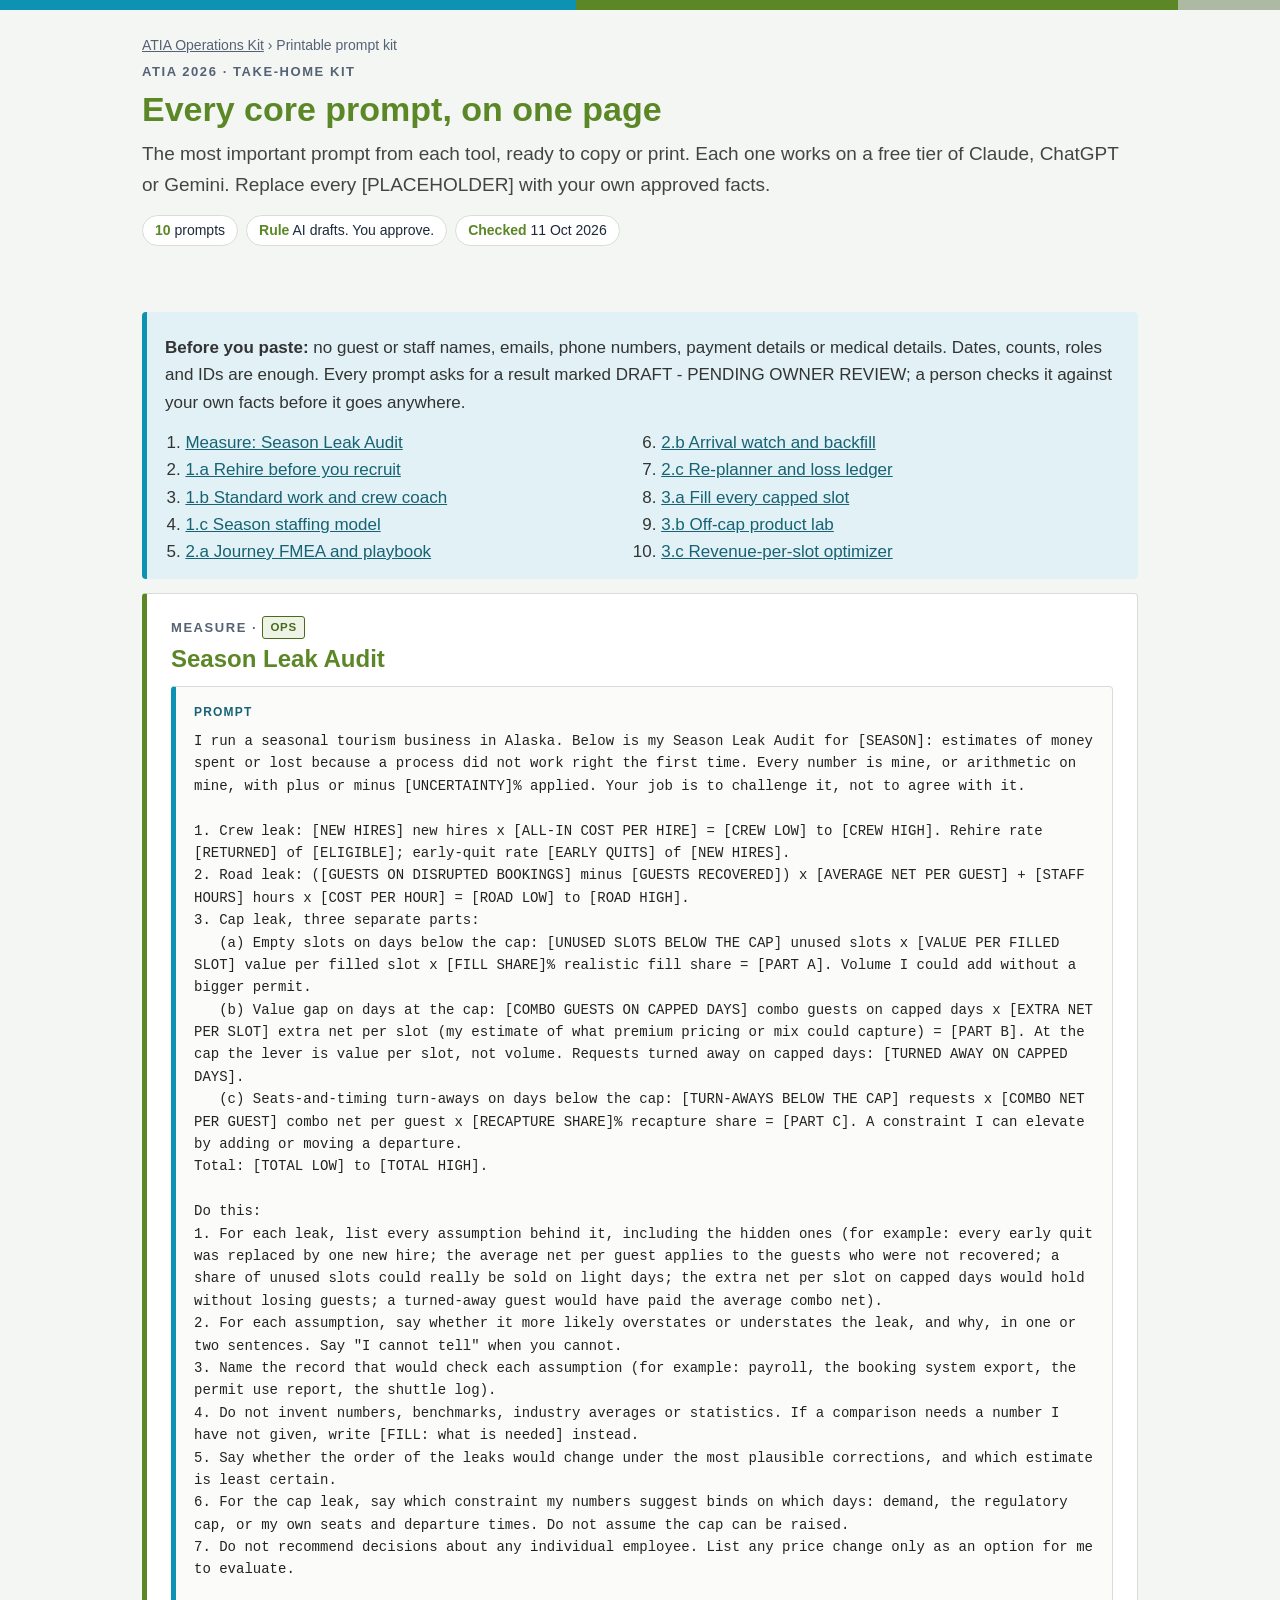
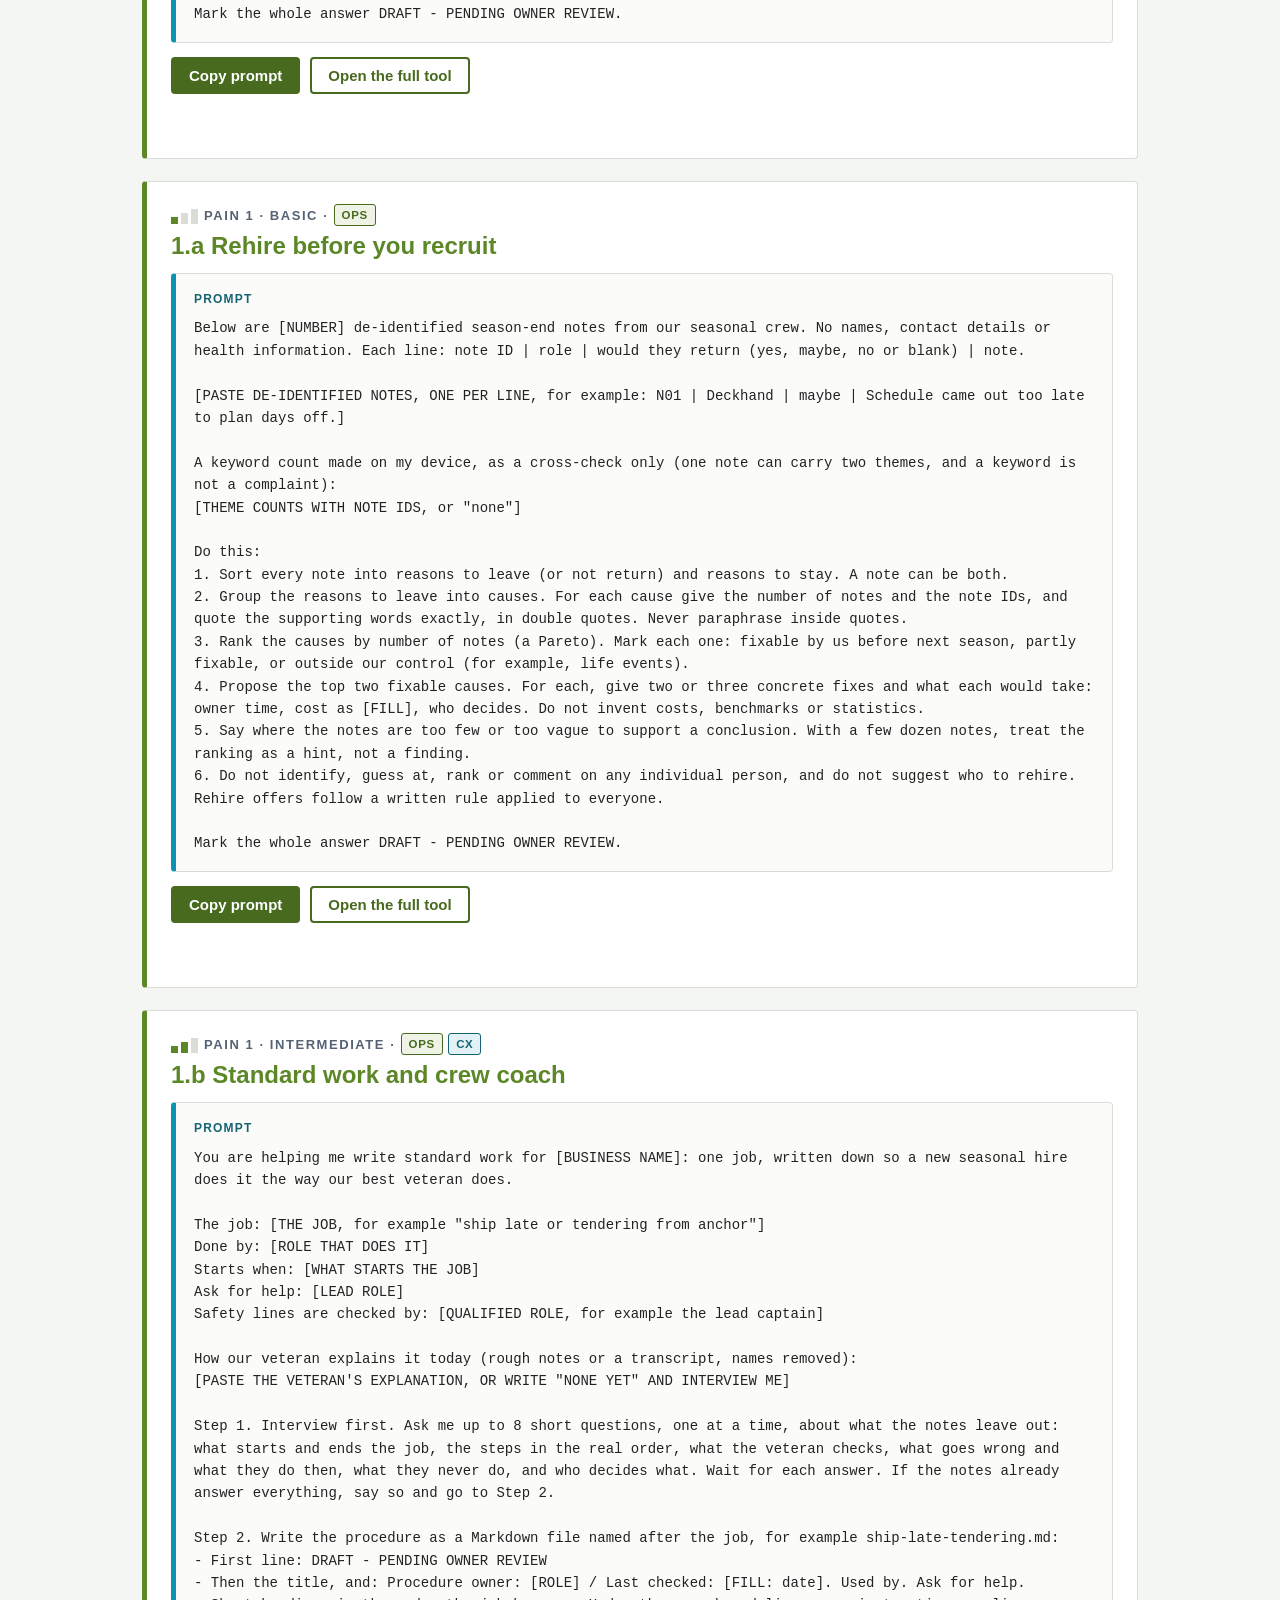
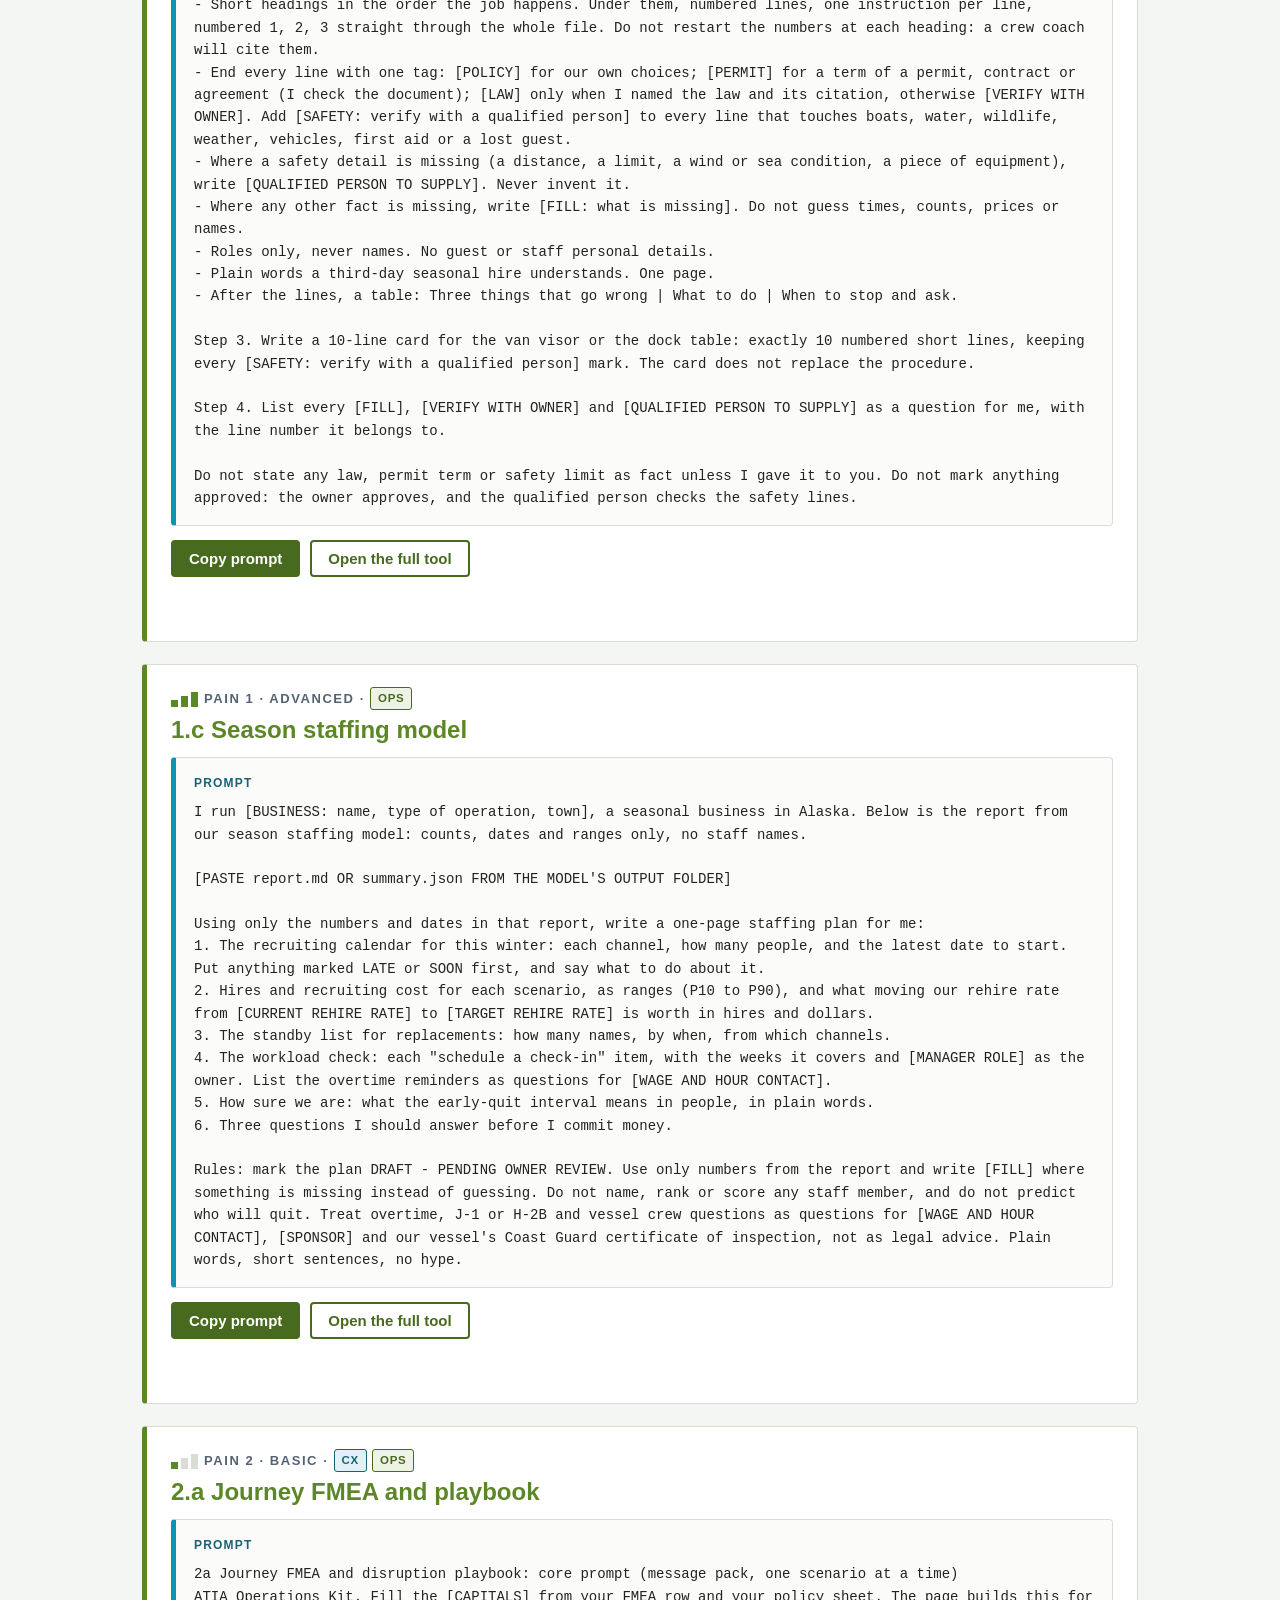
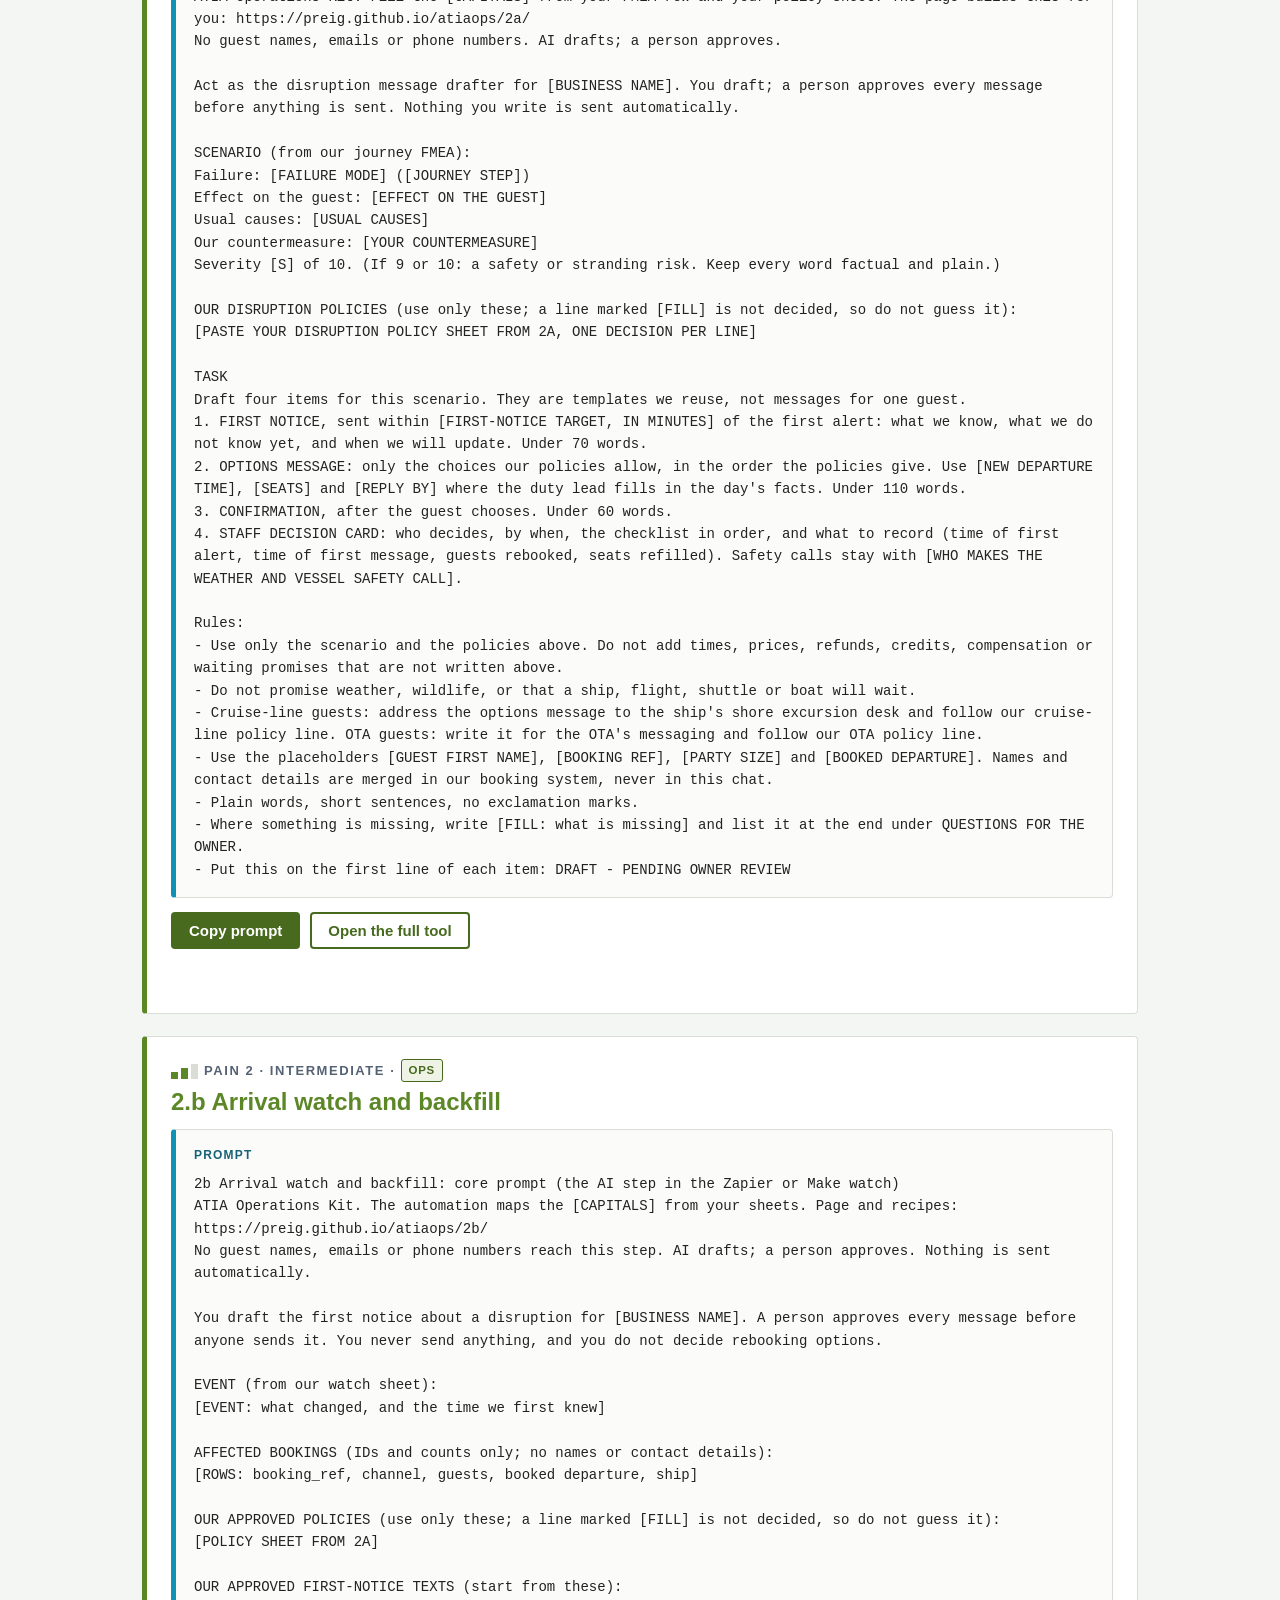
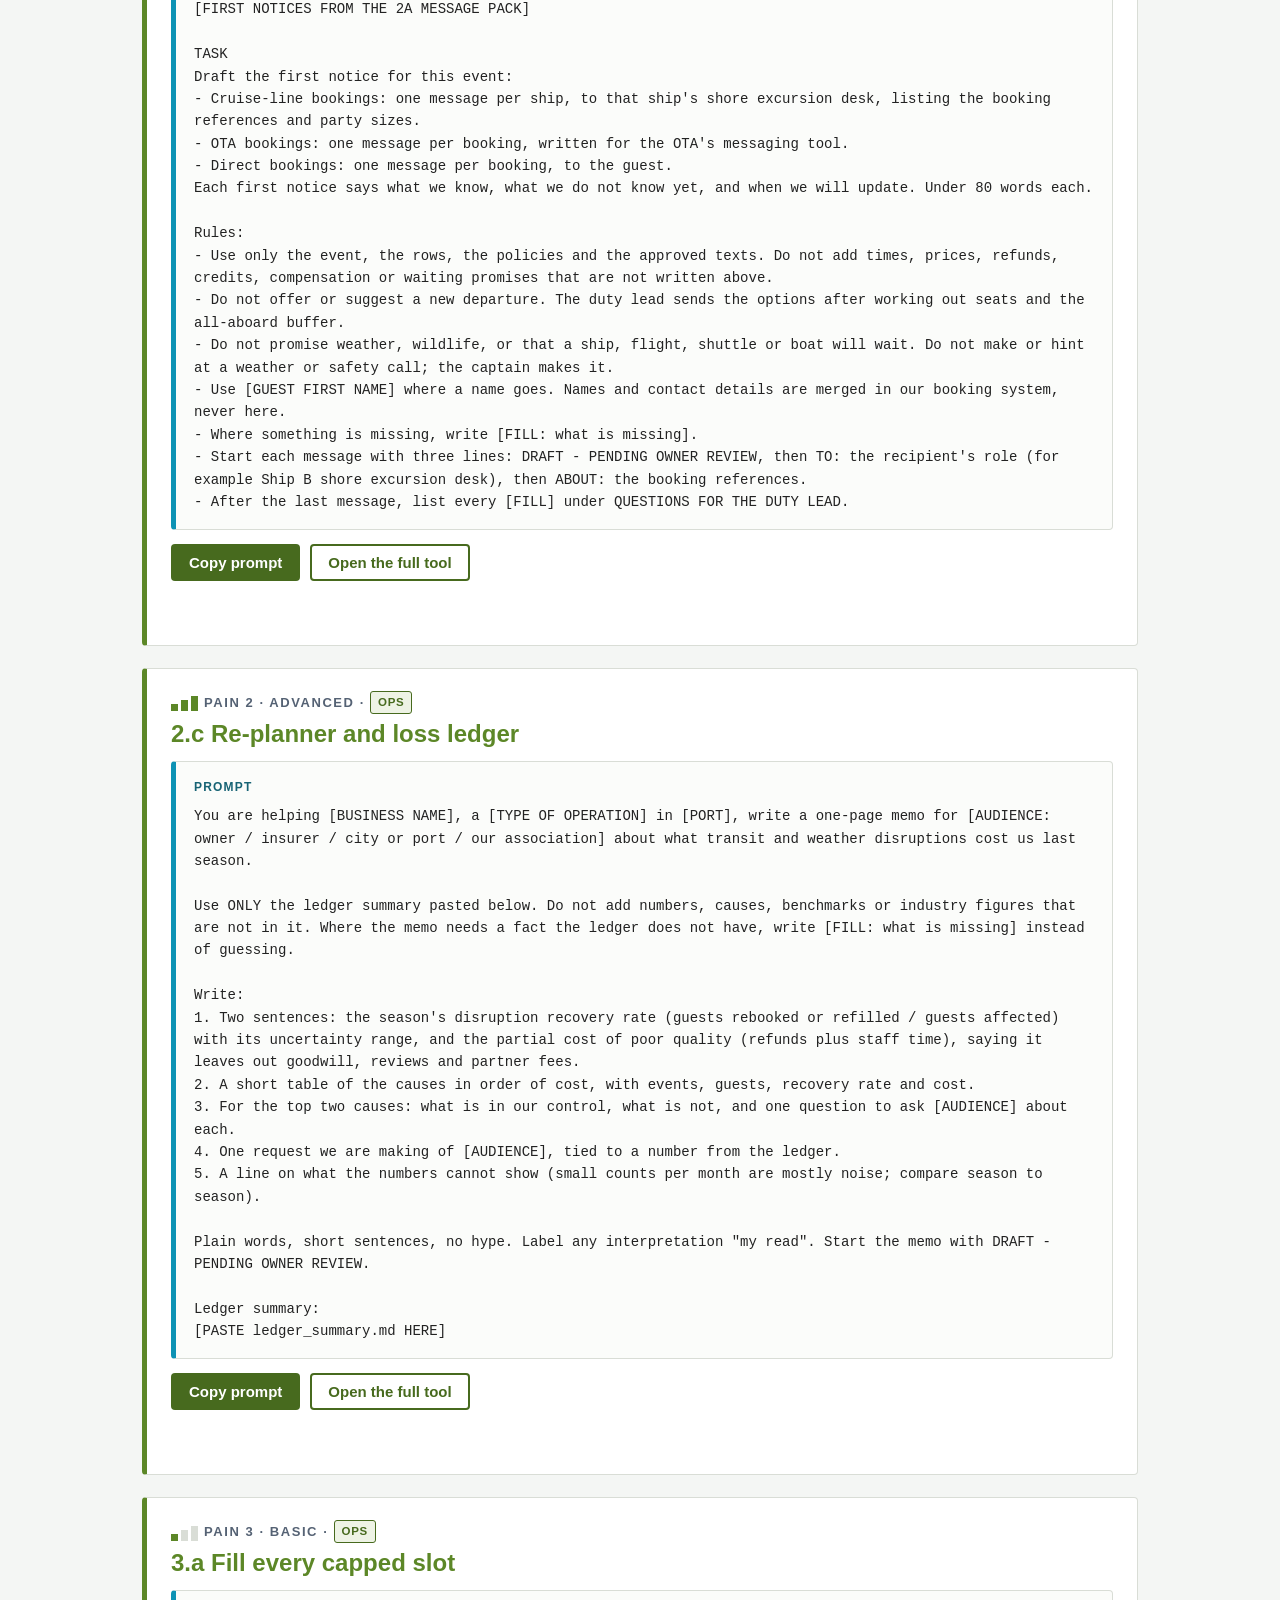
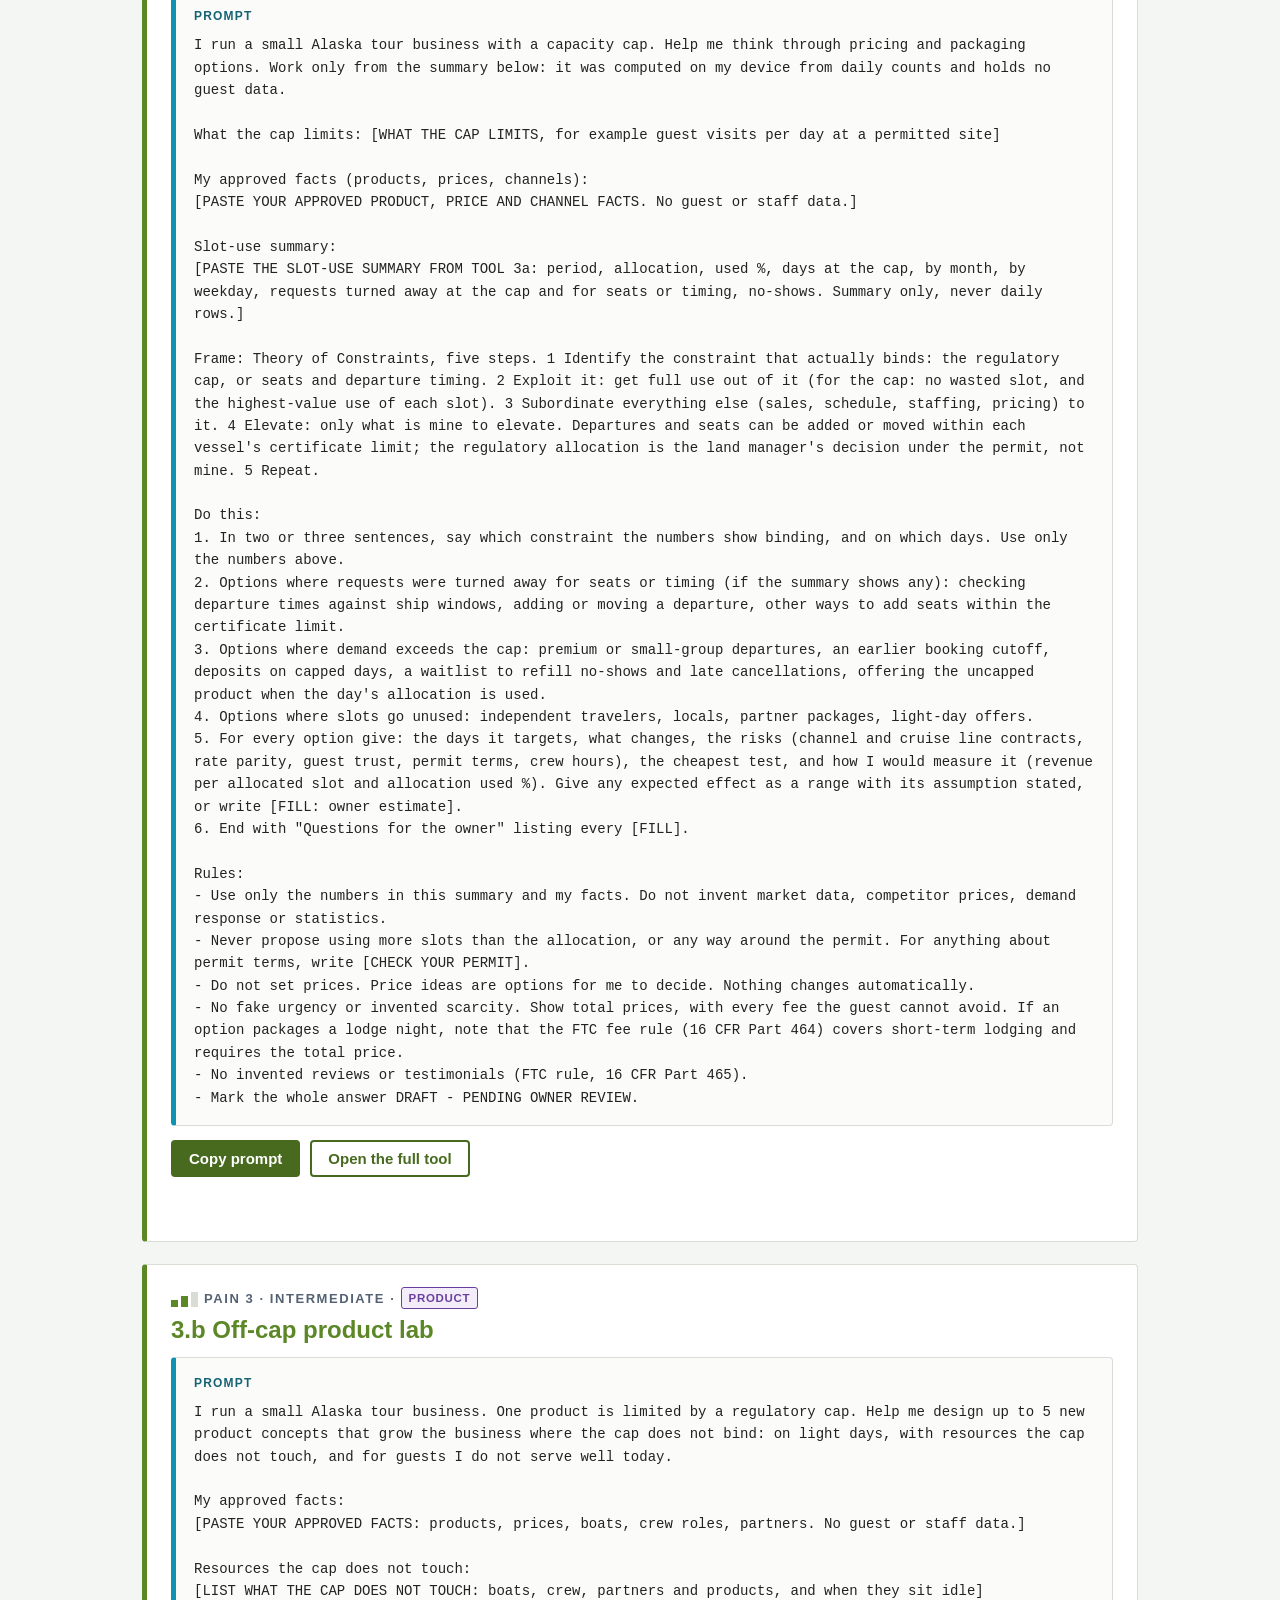
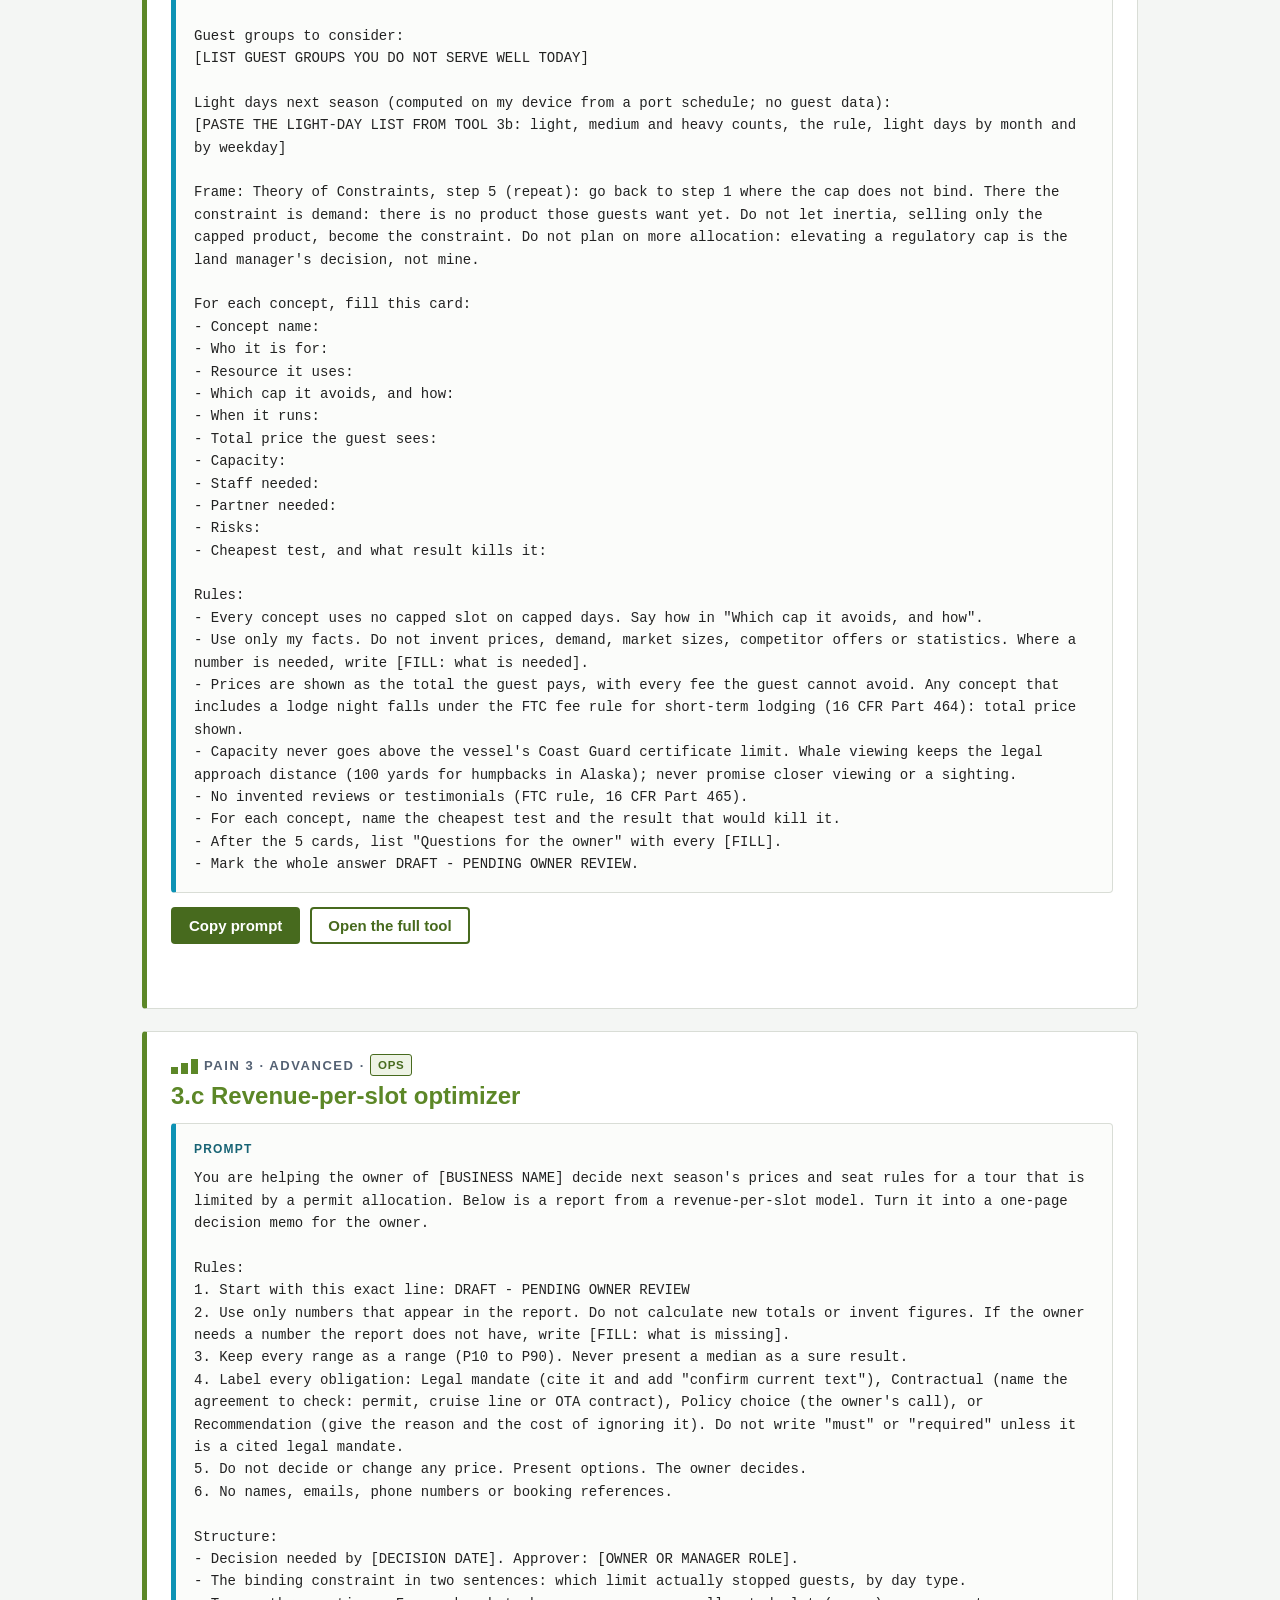
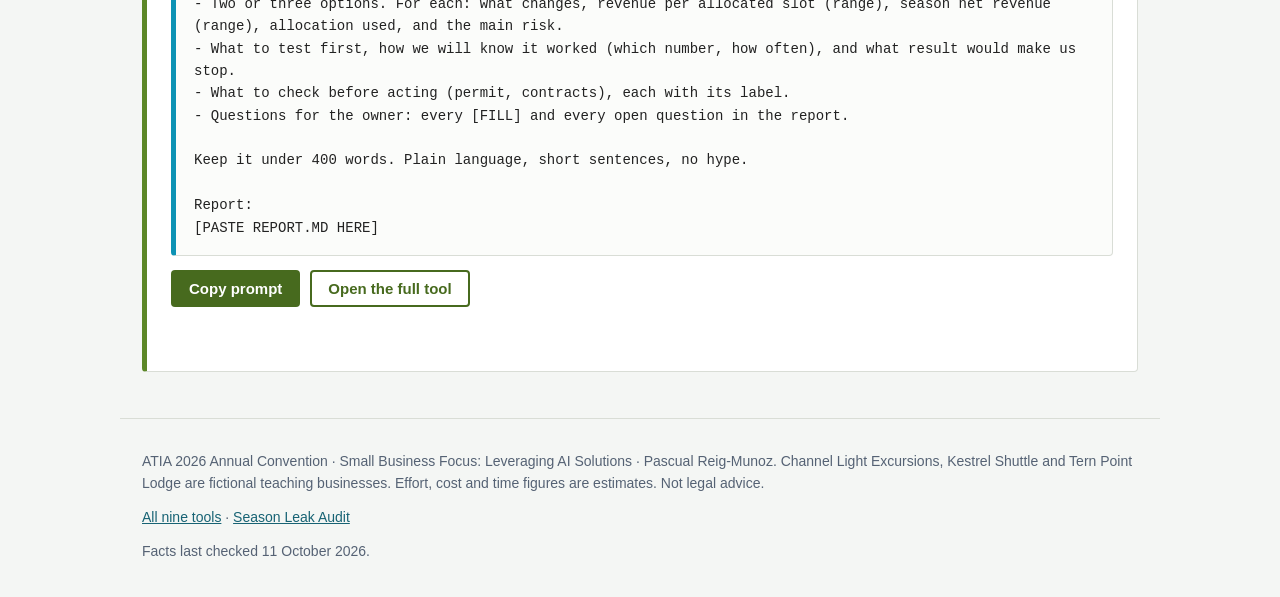
<file: Prompt-Kit.html>
<!doctype html>
<html lang="en">
<head>
<meta charset="utf-8">
<meta name="viewport" content="width=device-width, initial-scale=1">
<meta http-equiv="Content-Security-Policy" content="default-src 'self'; script-src 'self'; style-src 'self' 'unsafe-inline'; img-src 'self' data:; connect-src 'none'; object-src 'none'; base-uri 'self'; form-action 'none'">
<title>Printable prompt kit · ATIA Operations Kit</title>
<meta name="description" content="Every core prompt from the ATIA Operations Kit on one printable page: staff turnover, transit bottlenecks, capacity caps.">
<link rel="stylesheet" href="assets/kit.css">
<script src="assets/kit.js" defer></script>
<style>
.pk h2{margin-top:.2em}
.toc{columns:2 240px;padding-left:1.2em;margin:6px 0 0}
.pk .output pre{font-size:14px}
@media print{.pk{break-inside:avoid;page-break-inside:avoid}.output{border:1px solid #999}a[href]::after{content:""}}
</style>
</head>
<body data-page="promptkit">
<div class="band" aria-hidden="true"></div>
<header class="kit">
  <p class="crumbs"><a href="./">ATIA Operations Kit</a> › Printable prompt kit</p>
  <p class="kicker">ATIA 2026 · Take-home kit</p>
  <h1>Every core prompt, on one page</h1>
  <p class="lede">The most important prompt from each tool, ready to copy or print. Each one works on a free tier of Claude, ChatGPT or Gemini. Replace every [PLACEHOLDER] with your own approved facts.</p>
  <ul class="meta"><li><b>10</b> prompts</li><li><b>Rule</b> AI drafts. You approve.</li><li><b>Checked</b> 11 Oct 2026</li></ul>
</header>
<main class="kit">
  <section class="callout" aria-label="Before you paste">
    <p><strong>Before you paste:</strong> no guest or staff names, emails, phone numbers, payment details or medical details. Dates, counts, roles and IDs are enough. Every prompt asks for a result marked DRAFT - PENDING OWNER REVIEW; a person checks it against your own facts before it goes anywhere.</p>
    <ol class="toc"><li><a href="#sleak">Measure: Season Leak Audit</a></li><li><a href="#s1a">1.a Rehire before you recruit</a></li><li><a href="#s1b">1.b Standard work and crew coach</a></li><li><a href="#s1c">1.c Season staffing model</a></li><li><a href="#s2a">2.a Journey FMEA and playbook</a></li><li><a href="#s2b">2.b Arrival watch and backfill</a></li><li><a href="#s2c">2.c Re-planner and loss ledger</a></li><li><a href="#s3a">3.a Fill every capped slot</a></li><li><a href="#s3b">3.b Off-cap product lab</a></li><li><a href="#s3c">3.c Revenue-per-slot optimizer</a></li></ol>
  </section>
  <section class="card pk" id="sleak" aria-labelledby="sleak-h">
    <p class="kicker">Measure · <span class="focus ops">OPS</span></p>
    <h2 id="sleak-h">Season Leak Audit</h2>
    <div class="output"><p class="label">Prompt</p><pre id="p-leak">I run a seasonal tourism business in Alaska. Below is my Season Leak Audit for [SEASON]: estimates of money spent or lost because a process did not work right the first time. Every number is mine, or arithmetic on mine, with plus or minus [UNCERTAINTY]% applied. Your job is to challenge it, not to agree with it.

1. Crew leak: [NEW HIRES] new hires x [ALL-IN COST PER HIRE] = [CREW LOW] to [CREW HIGH]. Rehire rate [RETURNED] of [ELIGIBLE]; early-quit rate [EARLY QUITS] of [NEW HIRES].
2. Road leak: ([GUESTS ON DISRUPTED BOOKINGS] minus [GUESTS RECOVERED]) x [AVERAGE NET PER GUEST] + [STAFF HOURS] hours x [COST PER HOUR] = [ROAD LOW] to [ROAD HIGH].
3. Cap leak, three separate parts:
   (a) Empty slots on days below the cap: [UNUSED SLOTS BELOW THE CAP] unused slots x [VALUE PER FILLED SLOT] value per filled slot x [FILL SHARE]% realistic fill share = [PART A]. Volume I could add without a bigger permit.
   (b) Value gap on days at the cap: [COMBO GUESTS ON CAPPED DAYS] combo guests on capped days x [EXTRA NET PER SLOT] extra net per slot (my estimate of what premium pricing or mix could capture) = [PART B]. At the cap the lever is value per slot, not volume. Requests turned away on capped days: [TURNED AWAY ON CAPPED DAYS].
   (c) Seats-and-timing turn-aways on days below the cap: [TURN-AWAYS BELOW THE CAP] requests x [COMBO NET PER GUEST] combo net per guest x [RECAPTURE SHARE]% recapture share = [PART C]. A constraint I can elevate by adding or moving a departure.
Total: [TOTAL LOW] to [TOTAL HIGH].

Do this:
1. For each leak, list every assumption behind it, including the hidden ones (for example: every early quit was replaced by one new hire; the average net per guest applies to the guests who were not recovered; a share of unused slots could really be sold on light days; the extra net per slot on capped days would hold without losing guests; a turned-away guest would have paid the average combo net).
2. For each assumption, say whether it more likely overstates or understates the leak, and why, in one or two sentences. Say &quot;I cannot tell&quot; when you cannot.
3. Name the record that would check each assumption (for example: payroll, the booking system export, the permit use report, the shuttle log).
4. Do not invent numbers, benchmarks, industry averages or statistics. If a comparison needs a number I have not given, write [FILL: what is needed] instead.
5. Say whether the order of the leaks would change under the most plausible corrections, and which estimate is least certain.
6. For the cap leak, say which constraint my numbers suggest binds on which days: demand, the regulatory cap, or my own seats and departure times. Do not assume the cap can be raised.
7. Do not recommend decisions about any individual employee. List any price change only as an option for me to evaluate.

Mark the whole answer DRAFT - PENDING OWNER REVIEW.</pre></div>
    <div class="btns"><button type="button" data-copy="p-leak">Copy prompt</button> <a class="button secondary" href="leak/">Open the full tool</a></div>
    <p class="status" role="status" aria-live="polite"></p>
  </section>
  <section class="card pk" id="s1a" aria-labelledby="s1a-h">
    <p class="kicker"><span class="rung r1" aria-hidden="true"><i></i><i></i><i></i></span>Pain 1 · Basic · <span class="focus ops">OPS</span></p>
    <h2 id="s1a-h">1.a Rehire before you recruit</h2>
    <div class="output"><p class="label">Prompt</p><pre id="p-1a">Below are [NUMBER] de-identified season-end notes from our seasonal crew. No names, contact details or health information. Each line: note ID | role | would they return (yes, maybe, no or blank) | note.

[PASTE DE-IDENTIFIED NOTES, ONE PER LINE, for example: N01 | Deckhand | maybe | Schedule came out too late to plan days off.]

A keyword count made on my device, as a cross-check only (one note can carry two themes, and a keyword is not a complaint):
[THEME COUNTS WITH NOTE IDS, or &quot;none&quot;]

Do this:
1. Sort every note into reasons to leave (or not return) and reasons to stay. A note can be both.
2. Group the reasons to leave into causes. For each cause give the number of notes and the note IDs, and quote the supporting words exactly, in double quotes. Never paraphrase inside quotes.
3. Rank the causes by number of notes (a Pareto). Mark each one: fixable by us before next season, partly fixable, or outside our control (for example, life events).
4. Propose the top two fixable causes. For each, give two or three concrete fixes and what each would take: owner time, cost as [FILL], who decides. Do not invent costs, benchmarks or statistics.
5. Say where the notes are too few or too vague to support a conclusion. With a few dozen notes, treat the ranking as a hint, not a finding.
6. Do not identify, guess at, rank or comment on any individual person, and do not suggest who to rehire. Rehire offers follow a written rule applied to everyone.

Mark the whole answer DRAFT - PENDING OWNER REVIEW.</pre></div>
    <div class="btns"><button type="button" data-copy="p-1a">Copy prompt</button> <a class="button secondary" href="1a/">Open the full tool</a></div>
    <p class="status" role="status" aria-live="polite"></p>
  </section>
  <section class="card pk" id="s1b" aria-labelledby="s1b-h">
    <p class="kicker"><span class="rung r2" aria-hidden="true"><i></i><i></i><i></i></span>Pain 1 · Intermediate · <span class="focus ops">OPS</span> <span class="focus cx">CX</span></p>
    <h2 id="s1b-h">1.b Standard work and crew coach</h2>
    <div class="output"><p class="label">Prompt</p><pre id="p-1b">You are helping me write standard work for [BUSINESS NAME]: one job, written down so a new seasonal hire does it the way our best veteran does.

The job: [THE JOB, for example &quot;ship late or tendering from anchor&quot;]
Done by: [ROLE THAT DOES IT]
Starts when: [WHAT STARTS THE JOB]
Ask for help: [LEAD ROLE]
Safety lines are checked by: [QUALIFIED ROLE, for example the lead captain]

How our veteran explains it today (rough notes or a transcript, names removed):
[PASTE THE VETERAN&#x27;S EXPLANATION, OR WRITE &quot;NONE YET&quot; AND INTERVIEW ME]

Step 1. Interview first. Ask me up to 8 short questions, one at a time, about what the notes leave out: what starts and ends the job, the steps in the real order, what the veteran checks, what goes wrong and what they do then, what they never do, and who decides what. Wait for each answer. If the notes already answer everything, say so and go to Step 2.

Step 2. Write the procedure as a Markdown file named after the job, for example ship-late-tendering.md:
- First line: DRAFT - PENDING OWNER REVIEW
- Then the title, and: Procedure owner: [ROLE] / Last checked: [FILL: date]. Used by. Ask for help.
- Short headings in the order the job happens. Under them, numbered lines, one instruction per line, numbered 1, 2, 3 straight through the whole file. Do not restart the numbers at each heading: a crew coach will cite them.
- End every line with one tag: [POLICY] for our own choices; [PERMIT] for a term of a permit, contract or agreement (I check the document); [LAW] only when I named the law and its citation, otherwise [VERIFY WITH OWNER]. Add [SAFETY: verify with a qualified person] to every line that touches boats, water, wildlife, weather, vehicles, first aid or a lost guest.
- Where a safety detail is missing (a distance, a limit, a wind or sea condition, a piece of equipment), write [QUALIFIED PERSON TO SUPPLY]. Never invent it.
- Where any other fact is missing, write [FILL: what is missing]. Do not guess times, counts, prices or names.
- Roles only, never names. No guest or staff personal details.
- Plain words a third-day seasonal hire understands. One page.
- After the lines, a table: Three things that go wrong | What to do | When to stop and ask.

Step 3. Write a 10-line card for the van visor or the dock table: exactly 10 numbered short lines, keeping every [SAFETY: verify with a qualified person] mark. The card does not replace the procedure.

Step 4. List every [FILL], [VERIFY WITH OWNER] and [QUALIFIED PERSON TO SUPPLY] as a question for me, with the line number it belongs to.

Do not state any law, permit term or safety limit as fact unless I gave it to you. Do not mark anything approved: the owner approves, and the qualified person checks the safety lines.</pre></div>
    <div class="btns"><button type="button" data-copy="p-1b">Copy prompt</button> <a class="button secondary" href="1b/">Open the full tool</a></div>
    <p class="status" role="status" aria-live="polite"></p>
  </section>
  <section class="card pk" id="s1c" aria-labelledby="s1c-h">
    <p class="kicker"><span class="rung r3" aria-hidden="true"><i></i><i></i><i></i></span>Pain 1 · Advanced · <span class="focus ops">OPS</span></p>
    <h2 id="s1c-h">1.c Season staffing model</h2>
    <div class="output"><p class="label">Prompt</p><pre id="p-1c">I run [BUSINESS: name, type of operation, town], a seasonal business in Alaska. Below is the report from our season staffing model: counts, dates and ranges only, no staff names.

[PASTE report.md OR summary.json FROM THE MODEL&#x27;S OUTPUT FOLDER]

Using only the numbers and dates in that report, write a one-page staffing plan for me:
1. The recruiting calendar for this winter: each channel, how many people, and the latest date to start. Put anything marked LATE or SOON first, and say what to do about it.
2. Hires and recruiting cost for each scenario, as ranges (P10 to P90), and what moving our rehire rate from [CURRENT REHIRE RATE] to [TARGET REHIRE RATE] is worth in hires and dollars.
3. The standby list for replacements: how many names, by when, from which channels.
4. The workload check: each &quot;schedule a check-in&quot; item, with the weeks it covers and [MANAGER ROLE] as the owner. List the overtime reminders as questions for [WAGE AND HOUR CONTACT].
5. How sure we are: what the early-quit interval means in people, in plain words.
6. Three questions I should answer before I commit money.

Rules: mark the plan DRAFT - PENDING OWNER REVIEW. Use only numbers from the report and write [FILL] where something is missing instead of guessing. Do not name, rank or score any staff member, and do not predict who will quit. Treat overtime, J-1 or H-2B and vessel crew questions as questions for [WAGE AND HOUR CONTACT], [SPONSOR] and our vessel&#x27;s Coast Guard certificate of inspection, not as legal advice. Plain words, short sentences, no hype.</pre></div>
    <div class="btns"><button type="button" data-copy="p-1c">Copy prompt</button> <a class="button secondary" href="1c/">Open the full tool</a></div>
    <p class="status" role="status" aria-live="polite"></p>
  </section>
  <section class="card pk" id="s2a" aria-labelledby="s2a-h">
    <p class="kicker"><span class="rung r1" aria-hidden="true"><i></i><i></i><i></i></span>Pain 2 · Basic · <span class="focus cx">CX</span> <span class="focus ops">OPS</span></p>
    <h2 id="s2a-h">2.a Journey FMEA and playbook</h2>
    <div class="output"><p class="label">Prompt</p><pre id="p-2a">2a Journey FMEA and disruption playbook: core prompt (message pack, one scenario at a time)
ATIA Operations Kit. Fill the [CAPITALS] from your FMEA row and your policy sheet. The page builds this for you: https://preig.github.io/atiaops/2a/
No guest names, emails or phone numbers. AI drafts; a person approves.

Act as the disruption message drafter for [BUSINESS NAME]. You draft; a person approves every message before anything is sent. Nothing you write is sent automatically.

SCENARIO (from our journey FMEA):
Failure: [FAILURE MODE] ([JOURNEY STEP])
Effect on the guest: [EFFECT ON THE GUEST]
Usual causes: [USUAL CAUSES]
Our countermeasure: [YOUR COUNTERMEASURE]
Severity [S] of 10. (If 9 or 10: a safety or stranding risk. Keep every word factual and plain.)

OUR DISRUPTION POLICIES (use only these; a line marked [FILL] is not decided, so do not guess it):
[PASTE YOUR DISRUPTION POLICY SHEET FROM 2A, ONE DECISION PER LINE]

TASK
Draft four items for this scenario. They are templates we reuse, not messages for one guest.
1. FIRST NOTICE, sent within [FIRST-NOTICE TARGET, IN MINUTES] of the first alert: what we know, what we do not know yet, and when we will update. Under 70 words.
2. OPTIONS MESSAGE: only the choices our policies allow, in the order the policies give. Use [NEW DEPARTURE TIME], [SEATS] and [REPLY BY] where the duty lead fills in the day&#x27;s facts. Under 110 words.
3. CONFIRMATION, after the guest chooses. Under 60 words.
4. STAFF DECISION CARD: who decides, by when, the checklist in order, and what to record (time of first alert, time of first message, guests rebooked, seats refilled). Safety calls stay with [WHO MAKES THE WEATHER AND VESSEL SAFETY CALL].

Rules:
- Use only the scenario and the policies above. Do not add times, prices, refunds, credits, compensation or waiting promises that are not written above.
- Do not promise weather, wildlife, or that a ship, flight, shuttle or boat will wait.
- Cruise-line guests: address the options message to the ship&#x27;s shore excursion desk and follow our cruise-line policy line. OTA guests: write it for the OTA&#x27;s messaging and follow our OTA policy line.
- Use the placeholders [GUEST FIRST NAME], [BOOKING REF], [PARTY SIZE] and [BOOKED DEPARTURE]. Names and contact details are merged in our booking system, never in this chat.
- Plain words, short sentences, no exclamation marks.
- Where something is missing, write [FILL: what is missing] and list it at the end under QUESTIONS FOR THE OWNER.
- Put this on the first line of each item: DRAFT - PENDING OWNER REVIEW</pre></div>
    <div class="btns"><button type="button" data-copy="p-2a">Copy prompt</button> <a class="button secondary" href="2a/">Open the full tool</a></div>
    <p class="status" role="status" aria-live="polite"></p>
  </section>
  <section class="card pk" id="s2b" aria-labelledby="s2b-h">
    <p class="kicker"><span class="rung r2" aria-hidden="true"><i></i><i></i><i></i></span>Pain 2 · Intermediate · <span class="focus ops">OPS</span></p>
    <h2 id="s2b-h">2.b Arrival watch and backfill</h2>
    <div class="output"><p class="label">Prompt</p><pre id="p-2b">2b Arrival watch and backfill: core prompt (the AI step in the Zapier or Make watch)
ATIA Operations Kit. The automation maps the [CAPITALS] from your sheets. Page and recipes: https://preig.github.io/atiaops/2b/
No guest names, emails or phone numbers reach this step. AI drafts; a person approves. Nothing is sent automatically.

You draft the first notice about a disruption for [BUSINESS NAME]. A person approves every message before anyone sends it. You never send anything, and you do not decide rebooking options.

EVENT (from our watch sheet):
[EVENT: what changed, and the time we first knew]

AFFECTED BOOKINGS (IDs and counts only; no names or contact details):
[ROWS: booking_ref, channel, guests, booked departure, ship]

OUR APPROVED POLICIES (use only these; a line marked [FILL] is not decided, so do not guess it):
[POLICY SHEET FROM 2A]

OUR APPROVED FIRST-NOTICE TEXTS (start from these):
[FIRST NOTICES FROM THE 2A MESSAGE PACK]

TASK
Draft the first notice for this event:
- Cruise-line bookings: one message per ship, to that ship&#x27;s shore excursion desk, listing the booking references and party sizes.
- OTA bookings: one message per booking, written for the OTA&#x27;s messaging tool.
- Direct bookings: one message per booking, to the guest.
Each first notice says what we know, what we do not know yet, and when we will update. Under 80 words each.

Rules:
- Use only the event, the rows, the policies and the approved texts. Do not add times, prices, refunds, credits, compensation or waiting promises that are not written above.
- Do not offer or suggest a new departure. The duty lead sends the options after working out seats and the all-aboard buffer.
- Do not promise weather, wildlife, or that a ship, flight, shuttle or boat will wait. Do not make or hint at a weather or safety call; the captain makes it.
- Use [GUEST FIRST NAME] where a name goes. Names and contact details are merged in our booking system, never here.
- Where something is missing, write [FILL: what is missing].
- Start each message with three lines: DRAFT - PENDING OWNER REVIEW, then TO: the recipient&#x27;s role (for example Ship B shore excursion desk), then ABOUT: the booking references.
- After the last message, list every [FILL] under QUESTIONS FOR THE DUTY LEAD.</pre></div>
    <div class="btns"><button type="button" data-copy="p-2b">Copy prompt</button> <a class="button secondary" href="2b/">Open the full tool</a></div>
    <p class="status" role="status" aria-live="polite"></p>
  </section>
  <section class="card pk" id="s2c" aria-labelledby="s2c-h">
    <p class="kicker"><span class="rung r3" aria-hidden="true"><i></i><i></i><i></i></span>Pain 2 · Advanced · <span class="focus ops">OPS</span></p>
    <h2 id="s2c-h">2.c Re-planner and loss ledger</h2>
    <div class="output"><p class="label">Prompt</p><pre id="p-2c">You are helping [BUSINESS NAME], a [TYPE OF OPERATION] in [PORT], write a one-page memo for [AUDIENCE: owner / insurer / city or port / our association] about what transit and weather disruptions cost us last season.

Use ONLY the ledger summary pasted below. Do not add numbers, causes, benchmarks or industry figures that are not in it. Where the memo needs a fact the ledger does not have, write [FILL: what is missing] instead of guessing.

Write:
1. Two sentences: the season&#x27;s disruption recovery rate (guests rebooked or refilled / guests affected) with its uncertainty range, and the partial cost of poor quality (refunds plus staff time), saying it leaves out goodwill, reviews and partner fees.
2. A short table of the causes in order of cost, with events, guests, recovery rate and cost.
3. For the top two causes: what is in our control, what is not, and one question to ask [AUDIENCE] about each.
4. One request we are making of [AUDIENCE], tied to a number from the ledger.
5. A line on what the numbers cannot show (small counts per month are mostly noise; compare season to season).

Plain words, short sentences, no hype. Label any interpretation &quot;my read&quot;. Start the memo with DRAFT - PENDING OWNER REVIEW.

Ledger summary:
[PASTE ledger_summary.md HERE]</pre></div>
    <div class="btns"><button type="button" data-copy="p-2c">Copy prompt</button> <a class="button secondary" href="2c/">Open the full tool</a></div>
    <p class="status" role="status" aria-live="polite"></p>
  </section>
  <section class="card pk" id="s3a" aria-labelledby="s3a-h">
    <p class="kicker"><span class="rung r1" aria-hidden="true"><i></i><i></i><i></i></span>Pain 3 · Basic · <span class="focus ops">OPS</span></p>
    <h2 id="s3a-h">3.a Fill every capped slot</h2>
    <div class="output"><p class="label">Prompt</p><pre id="p-3a">I run a small Alaska tour business with a capacity cap. Help me think through pricing and packaging options. Work only from the summary below: it was computed on my device from daily counts and holds no guest data.

What the cap limits: [WHAT THE CAP LIMITS, for example guest visits per day at a permitted site]

My approved facts (products, prices, channels):
[PASTE YOUR APPROVED PRODUCT, PRICE AND CHANNEL FACTS. No guest or staff data.]

Slot-use summary:
[PASTE THE SLOT-USE SUMMARY FROM TOOL 3a: period, allocation, used %, days at the cap, by month, by weekday, requests turned away at the cap and for seats or timing, no-shows. Summary only, never daily rows.]

Frame: Theory of Constraints, five steps. 1 Identify the constraint that actually binds: the regulatory cap, or seats and departure timing. 2 Exploit it: get full use out of it (for the cap: no wasted slot, and the highest-value use of each slot). 3 Subordinate everything else (sales, schedule, staffing, pricing) to it. 4 Elevate: only what is mine to elevate. Departures and seats can be added or moved within each vessel&#x27;s certificate limit; the regulatory allocation is the land manager&#x27;s decision under the permit, not mine. 5 Repeat.

Do this:
1. In two or three sentences, say which constraint the numbers show binding, and on which days. Use only the numbers above.
2. Options where requests were turned away for seats or timing (if the summary shows any): checking departure times against ship windows, adding or moving a departure, other ways to add seats within the certificate limit.
3. Options where demand exceeds the cap: premium or small-group departures, an earlier booking cutoff, deposits on capped days, a waitlist to refill no-shows and late cancellations, offering the uncapped product when the day&#x27;s allocation is used.
4. Options where slots go unused: independent travelers, locals, partner packages, light-day offers.
5. For every option give: the days it targets, what changes, the risks (channel and cruise line contracts, rate parity, guest trust, permit terms, crew hours), the cheapest test, and how I would measure it (revenue per allocated slot and allocation used %). Give any expected effect as a range with its assumption stated, or write [FILL: owner estimate].
6. End with &quot;Questions for the owner&quot; listing every [FILL].

Rules:
- Use only the numbers in this summary and my facts. Do not invent market data, competitor prices, demand response or statistics.
- Never propose using more slots than the allocation, or any way around the permit. For anything about permit terms, write [CHECK YOUR PERMIT].
- Do not set prices. Price ideas are options for me to decide. Nothing changes automatically.
- No fake urgency or invented scarcity. Show total prices, with every fee the guest cannot avoid. If an option packages a lodge night, note that the FTC fee rule (16 CFR Part 464) covers short-term lodging and requires the total price.
- No invented reviews or testimonials (FTC rule, 16 CFR Part 465).
- Mark the whole answer DRAFT - PENDING OWNER REVIEW.</pre></div>
    <div class="btns"><button type="button" data-copy="p-3a">Copy prompt</button> <a class="button secondary" href="3a/">Open the full tool</a></div>
    <p class="status" role="status" aria-live="polite"></p>
  </section>
  <section class="card pk" id="s3b" aria-labelledby="s3b-h">
    <p class="kicker"><span class="rung r2" aria-hidden="true"><i></i><i></i><i></i></span>Pain 3 · Intermediate · <span class="focus product">PRODUCT</span></p>
    <h2 id="s3b-h">3.b Off-cap product lab</h2>
    <div class="output"><p class="label">Prompt</p><pre id="p-3b">I run a small Alaska tour business. One product is limited by a regulatory cap. Help me design up to 5 new product concepts that grow the business where the cap does not bind: on light days, with resources the cap does not touch, and for guests I do not serve well today.

My approved facts:
[PASTE YOUR APPROVED FACTS: products, prices, boats, crew roles, partners. No guest or staff data.]

Resources the cap does not touch:
[LIST WHAT THE CAP DOES NOT TOUCH: boats, crew, partners and products, and when they sit idle]

Guest groups to consider:
[LIST GUEST GROUPS YOU DO NOT SERVE WELL TODAY]

Light days next season (computed on my device from a port schedule; no guest data):
[PASTE THE LIGHT-DAY LIST FROM TOOL 3b: light, medium and heavy counts, the rule, light days by month and by weekday]

Frame: Theory of Constraints, step 5 (repeat): go back to step 1 where the cap does not bind. There the constraint is demand: there is no product those guests want yet. Do not let inertia, selling only the capped product, become the constraint. Do not plan on more allocation: elevating a regulatory cap is the land manager&#x27;s decision, not mine.

For each concept, fill this card:
- Concept name:
- Who it is for:
- Resource it uses:
- Which cap it avoids, and how:
- When it runs:
- Total price the guest sees:
- Capacity:
- Staff needed:
- Partner needed:
- Risks:
- Cheapest test, and what result kills it:

Rules:
- Every concept uses no capped slot on capped days. Say how in &quot;Which cap it avoids, and how&quot;.
- Use only my facts. Do not invent prices, demand, market sizes, competitor offers or statistics. Where a number is needed, write [FILL: what is needed].
- Prices are shown as the total the guest pays, with every fee the guest cannot avoid. Any concept that includes a lodge night falls under the FTC fee rule for short-term lodging (16 CFR Part 464): total price shown.
- Capacity never goes above the vessel&#x27;s Coast Guard certificate limit. Whale viewing keeps the legal approach distance (100 yards for humpbacks in Alaska); never promise closer viewing or a sighting.
- No invented reviews or testimonials (FTC rule, 16 CFR Part 465).
- For each concept, name the cheapest test and the result that would kill it.
- After the 5 cards, list &quot;Questions for the owner&quot; with every [FILL].
- Mark the whole answer DRAFT - PENDING OWNER REVIEW.</pre></div>
    <div class="btns"><button type="button" data-copy="p-3b">Copy prompt</button> <a class="button secondary" href="3b/">Open the full tool</a></div>
    <p class="status" role="status" aria-live="polite"></p>
  </section>
  <section class="card pk" id="s3c" aria-labelledby="s3c-h">
    <p class="kicker"><span class="rung r3" aria-hidden="true"><i></i><i></i><i></i></span>Pain 3 · Advanced · <span class="focus ops">OPS</span></p>
    <h2 id="s3c-h">3.c Revenue-per-slot optimizer</h2>
    <div class="output"><p class="label">Prompt</p><pre id="p-3c">You are helping the owner of [BUSINESS NAME] decide next season&#x27;s prices and seat rules for a tour that is limited by a permit allocation. Below is a report from a revenue-per-slot model. Turn it into a one-page decision memo for the owner.

Rules:
1. Start with this exact line: DRAFT - PENDING OWNER REVIEW
2. Use only numbers that appear in the report. Do not calculate new totals or invent figures. If the owner needs a number the report does not have, write [FILL: what is missing].
3. Keep every range as a range (P10 to P90). Never present a median as a sure result.
4. Label every obligation: Legal mandate (cite it and add &quot;confirm current text&quot;), Contractual (name the agreement to check: permit, cruise line or OTA contract), Policy choice (the owner&#x27;s call), or Recommendation (give the reason and the cost of ignoring it). Do not write &quot;must&quot; or &quot;required&quot; unless it is a cited legal mandate.
5. Do not decide or change any price. Present options. The owner decides.
6. No names, emails, phone numbers or booking references.

Structure:
- Decision needed by [DECISION DATE]. Approver: [OWNER OR MANAGER ROLE].
- The binding constraint in two sentences: which limit actually stopped guests, by day type.
- Two or three options. For each: what changes, revenue per allocated slot (range), season net revenue (range), allocation used, and the main risk.
- What to test first, how we will know it worked (which number, how often), and what result would make us stop.
- What to check before acting (permit, contracts), each with its label.
- Questions for the owner: every [FILL] and every open question in the report.

Keep it under 400 words. Plain language, short sentences, no hype.

Report:
[PASTE REPORT.MD HERE]</pre></div>
    <div class="btns"><button type="button" data-copy="p-3c">Copy prompt</button> <a class="button secondary" href="3c/">Open the full tool</a></div>
    <p class="status" role="status" aria-live="polite"></p>
  </section>
</main>
<footer class="kit">
  <p>ATIA 2026 Annual Convention · Small Business Focus: Leveraging AI Solutions · Pascual Reig-Munoz. Channel Light Excursions, Kestrel Shuttle and Tern Point Lodge are fictional teaching businesses. Effort, cost and time figures are estimates. Not legal advice.</p>
  <p><a href="./">All nine tools</a> · <a href="leak/">Season Leak Audit</a></p>
  <p>Facts last checked 11 October 2026.</p>
</footer>
</body>
</html>
</file>
<file: assets/kit.css>
/* ATIA Operations Kit - shared styles (from the ATIA AI Take-Home Kit). Arial, green #5c8727 headings, teal #0d92b4 figures, as in Prompt-Kit-3x3.html. */
:root{
  --green:#5c8727; --green-t:#eef3e5; --green-d:#476a1e;
  --teal:#0d92b4; --teal-d:#176374; --teal-t:#e1f1f6;
  --sage:#adb9a2; --slate:#1e293b; --slate-m:#556274; --ink:#333; --line:#d9ddd6;
  --card:#ffffff; --bg:#f4f6f4; --red:#c62828; --red-t:#fdecec; --amber:#8a5a00; --amber-t:#fff4dc;
}
*{box-sizing:border-box}
[hidden]{display:none!important}
html{-webkit-text-size-adjust:100%}
body{margin:0;color:var(--ink);background:var(--bg);font:17px/1.6 Arial,Helvetica,sans-serif}
a{color:var(--teal-d)}
a:focus-visible,button:focus-visible,input:focus-visible,select:focus-visible,textarea:focus-visible,summary:focus-visible{outline:3px solid var(--teal);outline-offset:2px}
.band{height:10px;background:linear-gradient(90deg,var(--teal) 0 45%,var(--green) 45% 92%,var(--sage) 92%)}
header.kit,main.kit,footer.kit{max-width:1040px;margin:auto;padding:24px 22px}
header.kit .crumbs{font-size:14px;color:var(--slate-m);margin:0 0 6px}
header.kit .crumbs a{color:var(--slate-m)}
h1{font-size:34px;line-height:1.15;color:var(--green);margin:.2em 0 .3em}
h2{font-size:24px;line-height:1.25;color:var(--green);margin:1.4em 0 .5em}
h3{font-size:18px;line-height:1.3;color:var(--teal-d);margin:1.2em 0 .4em}
p{margin:.5em 0 .8em}
.lede{font-size:19px;color:#444;max-width:62em}
.kicker{font-size:13px;font-weight:bold;letter-spacing:.12em;text-transform:uppercase;color:var(--slate-m);margin:0}
.meta{display:flex;flex-wrap:wrap;gap:8px;margin:12px 0 4px;padding:0;list-style:none}
.meta li{background:#fff;border:1px solid var(--line);border-radius:999px;padding:3px 12px;font-size:14px;color:var(--slate)}
.meta li b{color:var(--green)}
.rung{display:inline-flex;gap:3px;align-items:flex-end;vertical-align:middle;margin-right:6px}
.rung i{display:block;width:7px;background:var(--line)}
.rung i:nth-child(1){height:7px}.rung i:nth-child(2){height:11px}.rung i:nth-child(3){height:15px}
.rung.r1 i:nth-child(-n+1),.rung.r2 i:nth-child(-n+2),.rung.r3 i:nth-child(-n+3){background:var(--green)}
section.card,.card{background:var(--card);border:1px solid var(--line);border-left:5px solid var(--green);padding:22px 24px;margin:0 0 22px;border-radius:4px}
.card.teal{border-left-color:var(--teal)}
.card.note{border-left-color:var(--sage);background:#fafbf9}
.card.warn{border-left-color:var(--red);background:var(--red-t)}
.card.warn h3,.card.warn strong{color:var(--red)}
.callout{background:var(--teal-t);border-left:5px solid var(--teal);padding:14px 18px;margin:14px 0;border-radius:4px}
.callout.green{background:var(--green-t);border-left-color:var(--green)}
.callout.amber{background:var(--amber-t);border-left-color:#d49a1a}
.grid{display:grid;gap:16px}
.grid.two{grid-template-columns:repeat(auto-fit,minmax(300px,1fr))}
.grid.three{grid-template-columns:repeat(auto-fit,minmax(240px,1fr))}
.steps{counter-reset:step;list-style:none;padding:0;margin:10px 0}
.steps>li{counter-increment:step;position:relative;padding:4px 0 10px 46px}
.steps>li::before{content:counter(step);position:absolute;left:0;top:2px;width:32px;height:32px;border-radius:50%;background:var(--green);color:#fff;font-weight:bold;text-align:center;line-height:32px}
label{display:block;font-weight:bold;color:var(--slate);margin:14px 0 4px;font-size:15px}
label small,.hint{font-weight:normal;color:var(--slate-m);font-size:14px}
input[type=text],input[type=number],input[type=url],input[type=date],input[type=time],input[type=email],input[type=search],select,textarea{width:100%;font:16px/1.45 Arial,sans-serif;padding:9px 11px;border:1px solid #b8beb4;border-radius:4px;background:#fff;color:var(--ink)}
textarea{min-height:110px;resize:vertical}
textarea.tall{min-height:200px}
fieldset{border:1px solid var(--line);border-radius:4px;padding:10px 16px 16px;margin:14px 0}
legend{font-weight:bold;color:var(--green);padding:0 6px}
.btns{display:flex;flex-wrap:wrap;gap:10px;margin:14px 0}
button,.button{font:bold 15px Arial,sans-serif;background:var(--green-d);color:#fff;border:0;border-radius:4px;padding:10px 18px;cursor:pointer;text-decoration:none;display:inline-block}
button:hover,.button:hover{background:#3a5718}
button.secondary,.button.secondary{background:#fff;color:var(--green-d);border:2px solid var(--green-d);padding:8px 16px}
button.ghost{background:transparent;color:var(--teal-d);border:1px solid var(--line)}
button.danger{background:#fff;color:var(--red);border:2px solid var(--red)}
.output{position:relative;background:#fbfcfa;border:1px solid var(--line);border-left:5px solid var(--teal);border-radius:4px;padding:16px 18px;margin:12px 0}
.output pre,pre.prompt{white-space:pre-wrap;overflow-wrap:anywhere;font:15.5px/1.6 Consolas,"Courier New",monospace;margin:0;color:#222}
.output .label{font-size:12px;font-weight:bold;letter-spacing:.1em;text-transform:uppercase;color:var(--teal-d);margin:0 0 8px}
.status{min-height:24px;font-size:14px;color:var(--teal-d);margin:4px 0}
table{border-collapse:collapse;width:100%;font-size:15px;line-height:1.4;background:#fff}
th,td{border:1px solid #ccd2c8;padding:8px 10px;vertical-align:top;text-align:left}
th{background:var(--green-t);color:var(--green-d)}
td.num,th.num{text-align:right}
.score{font-size:40px;font-weight:bold;color:var(--teal);line-height:1}
.pill{display:inline-block;font-size:12px;font-weight:bold;letter-spacing:.06em;text-transform:uppercase;border-radius:999px;padding:2px 10px;background:var(--green-t);color:var(--green-d)}
.pill.teal{background:var(--teal-t);color:var(--teal-d)}
.pill.red{background:var(--red-t);color:var(--red)}
.pill.amber{background:var(--amber-t);color:var(--amber)}
/* focus tags: OPS / CX / PRODUCT */
.focus{display:inline-block;font-size:11.5px;font-weight:bold;letter-spacing:.06em;text-transform:uppercase;border-radius:3px;padding:1px 7px;vertical-align:1px;border:1px solid currentColor}
.focus.ops{color:var(--green-d);background:var(--green-t)}
.focus.cx{color:var(--teal-d);background:var(--teal-t)}
.focus.product{color:#6b3fa0;background:#f3edf9}
/* obligation labels (same as the hub) */
.lbl{display:inline-block;font-size:11.5px;font-weight:bold;letter-spacing:.05em;text-transform:uppercase;border-radius:999px;padding:1px 9px;margin-left:4px;vertical-align:1px;white-space:nowrap;background:var(--green-t);color:var(--green-d)}
.lbl.legal{background:var(--red-t);color:var(--red)}
.lbl.contract{background:var(--amber-t);color:var(--amber)}
details{background:#fff;border:1px solid var(--line);border-radius:4px;padding:10px 16px;margin:10px 0}
details>summary{cursor:pointer;font-weight:bold;color:var(--teal-d)}
.files{list-style:none;padding:0;margin:10px 0}
.files li{display:flex;flex-wrap:wrap;gap:12px;align-items:baseline;padding:8px 0;border-bottom:1px solid var(--line)}
.files li code{font-size:14px}
code{font-family:Consolas,"Courier New",monospace;font-size:.92em;background:#eef1ec;padding:1px 5px;border-radius:3px}
.tool-nav{display:flex;flex-wrap:wrap;gap:8px;margin:8px 0 0}
.tool-nav a{font-size:14px;padding:5px 10px;border:1px solid var(--line);border-radius:4px;background:#fff;text-decoration:none}
.tool-nav a[aria-current=page]{background:var(--green);color:#fff;border-color:var(--green)}
footer.kit{font-size:14px;color:var(--slate-m);border-top:1px solid var(--line)}
.visually-hidden{position:absolute!important;width:1px;height:1px;overflow:hidden;clip:rect(0 0 0 0);white-space:nowrap}
@media(max-width:640px){body{font-size:16px}h1{font-size:28px}header.kit,main.kit,footer.kit{padding:16px}section.card,.card{padding:16px}}
@media print{.band,.btns,button,.tool-nav,nav,.no-print{display:none!important}body{background:#fff}section.card,.card{border:0;padding:0;break-inside:avoid}}
</file>
